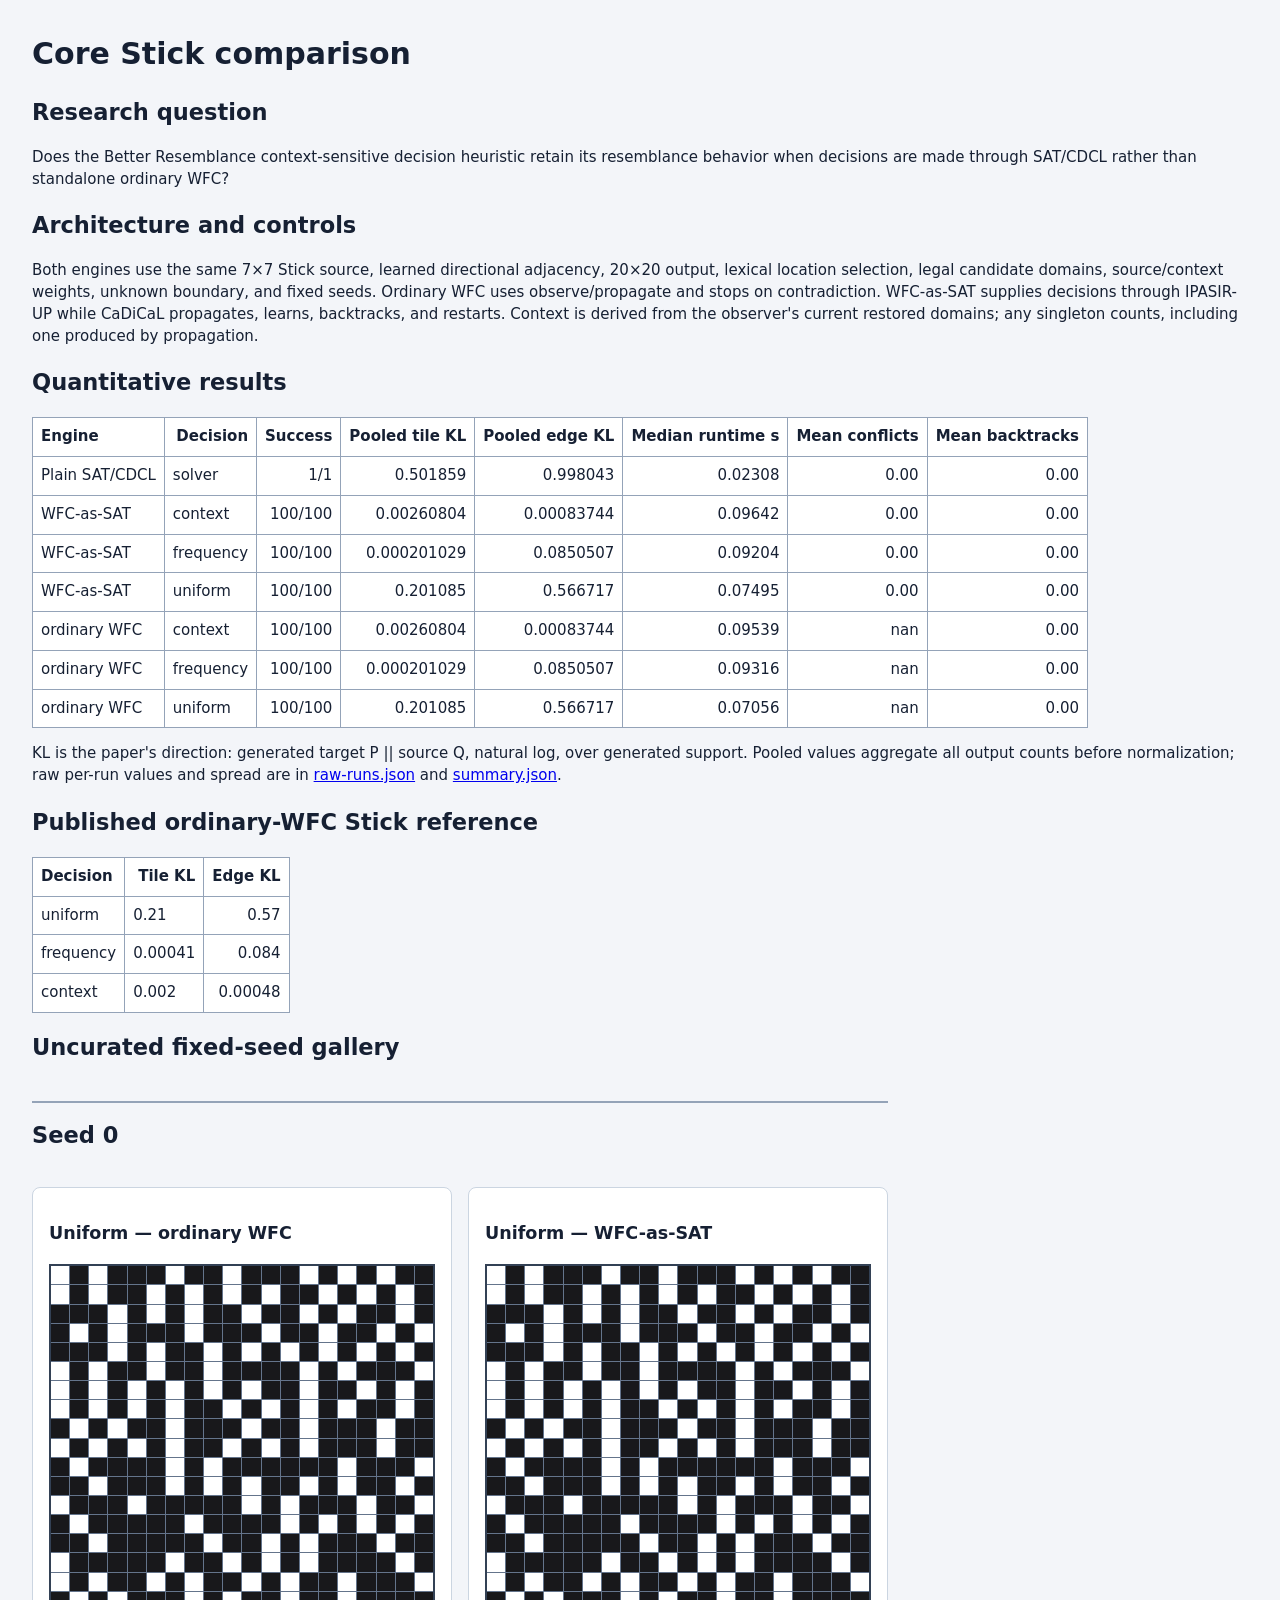
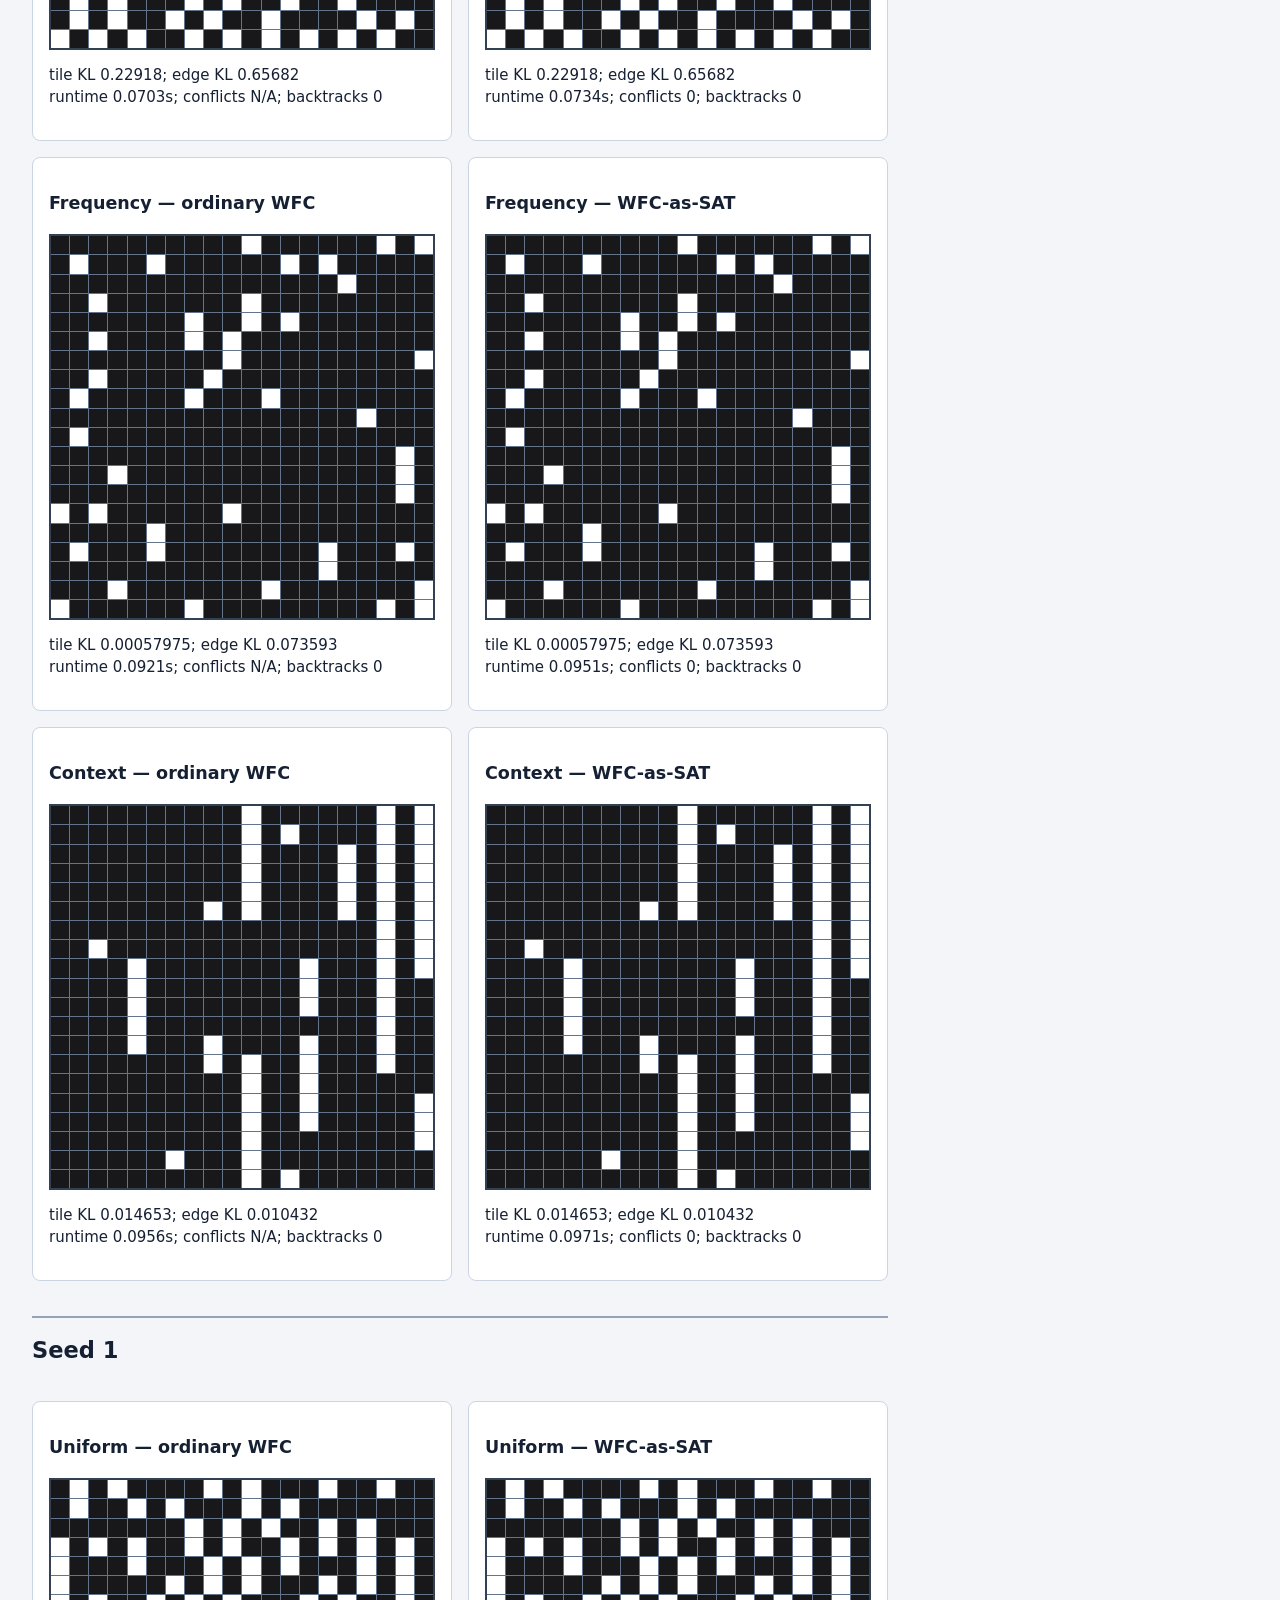
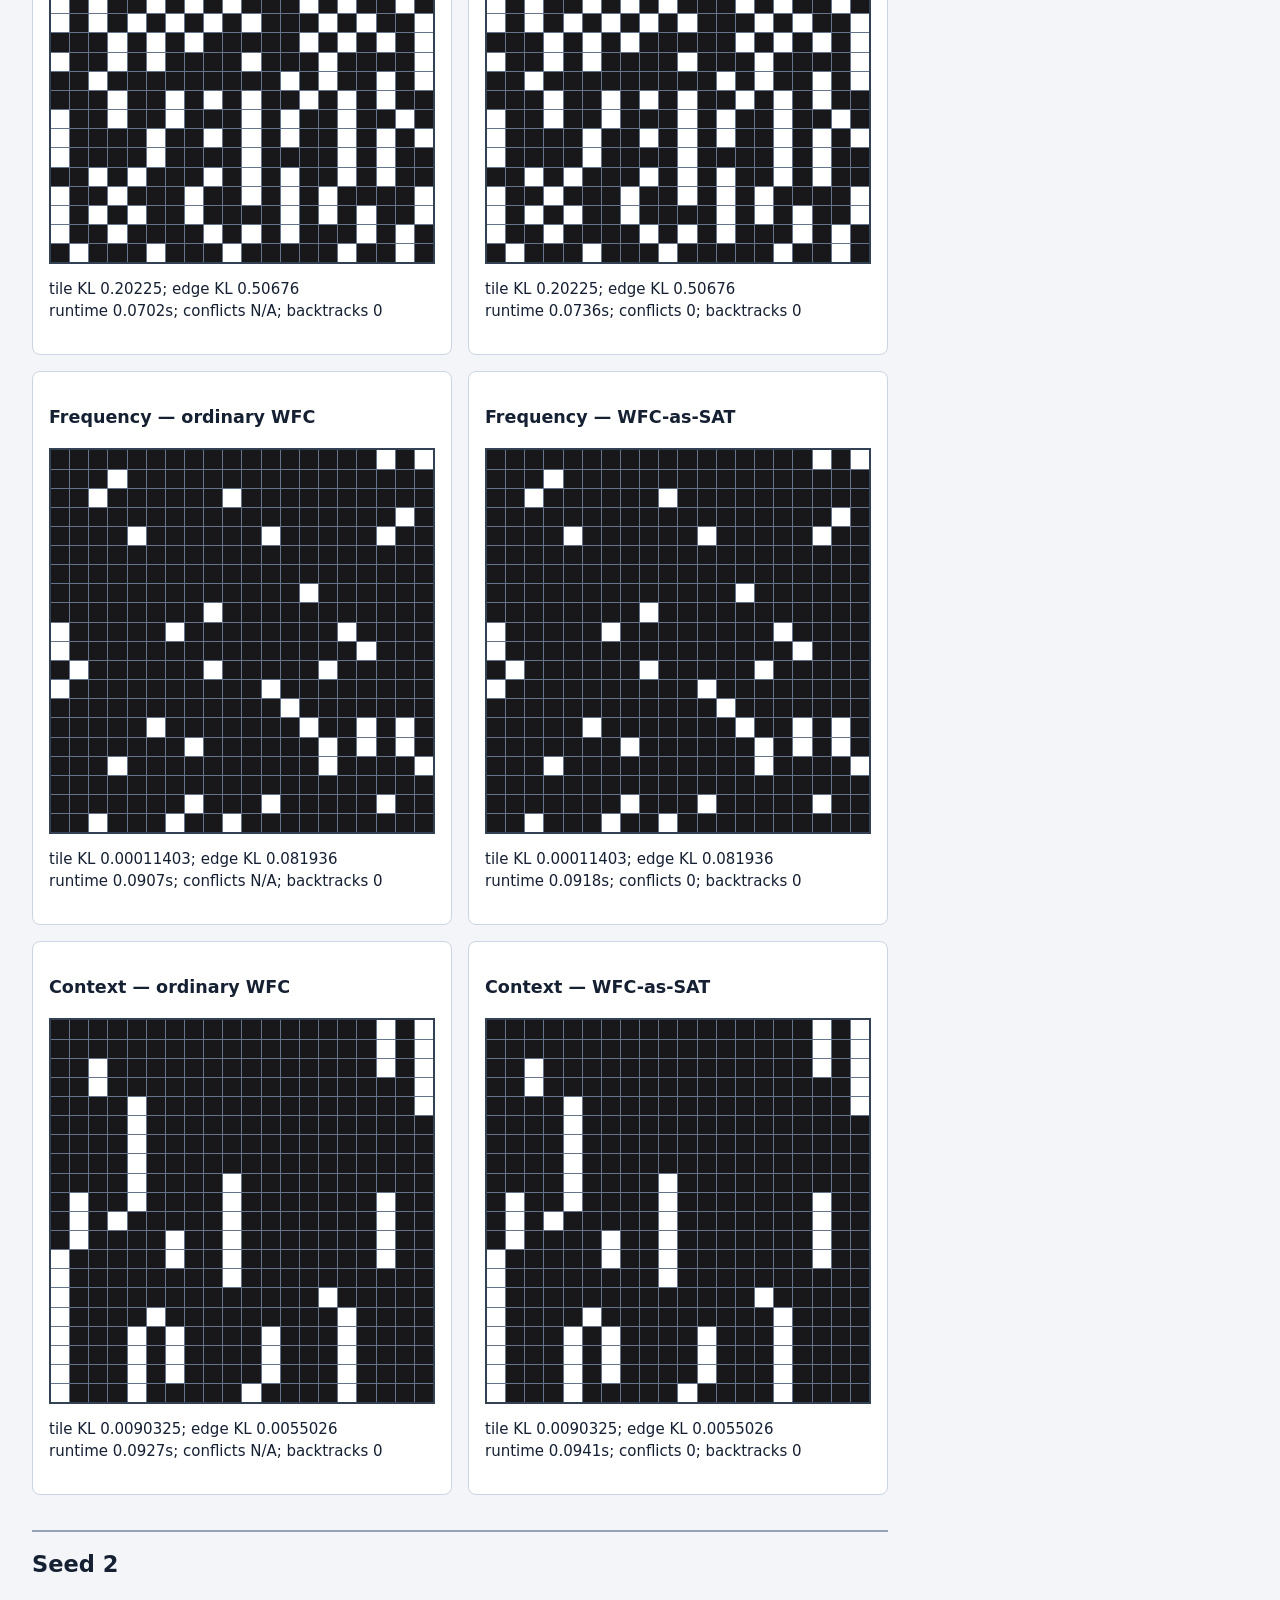
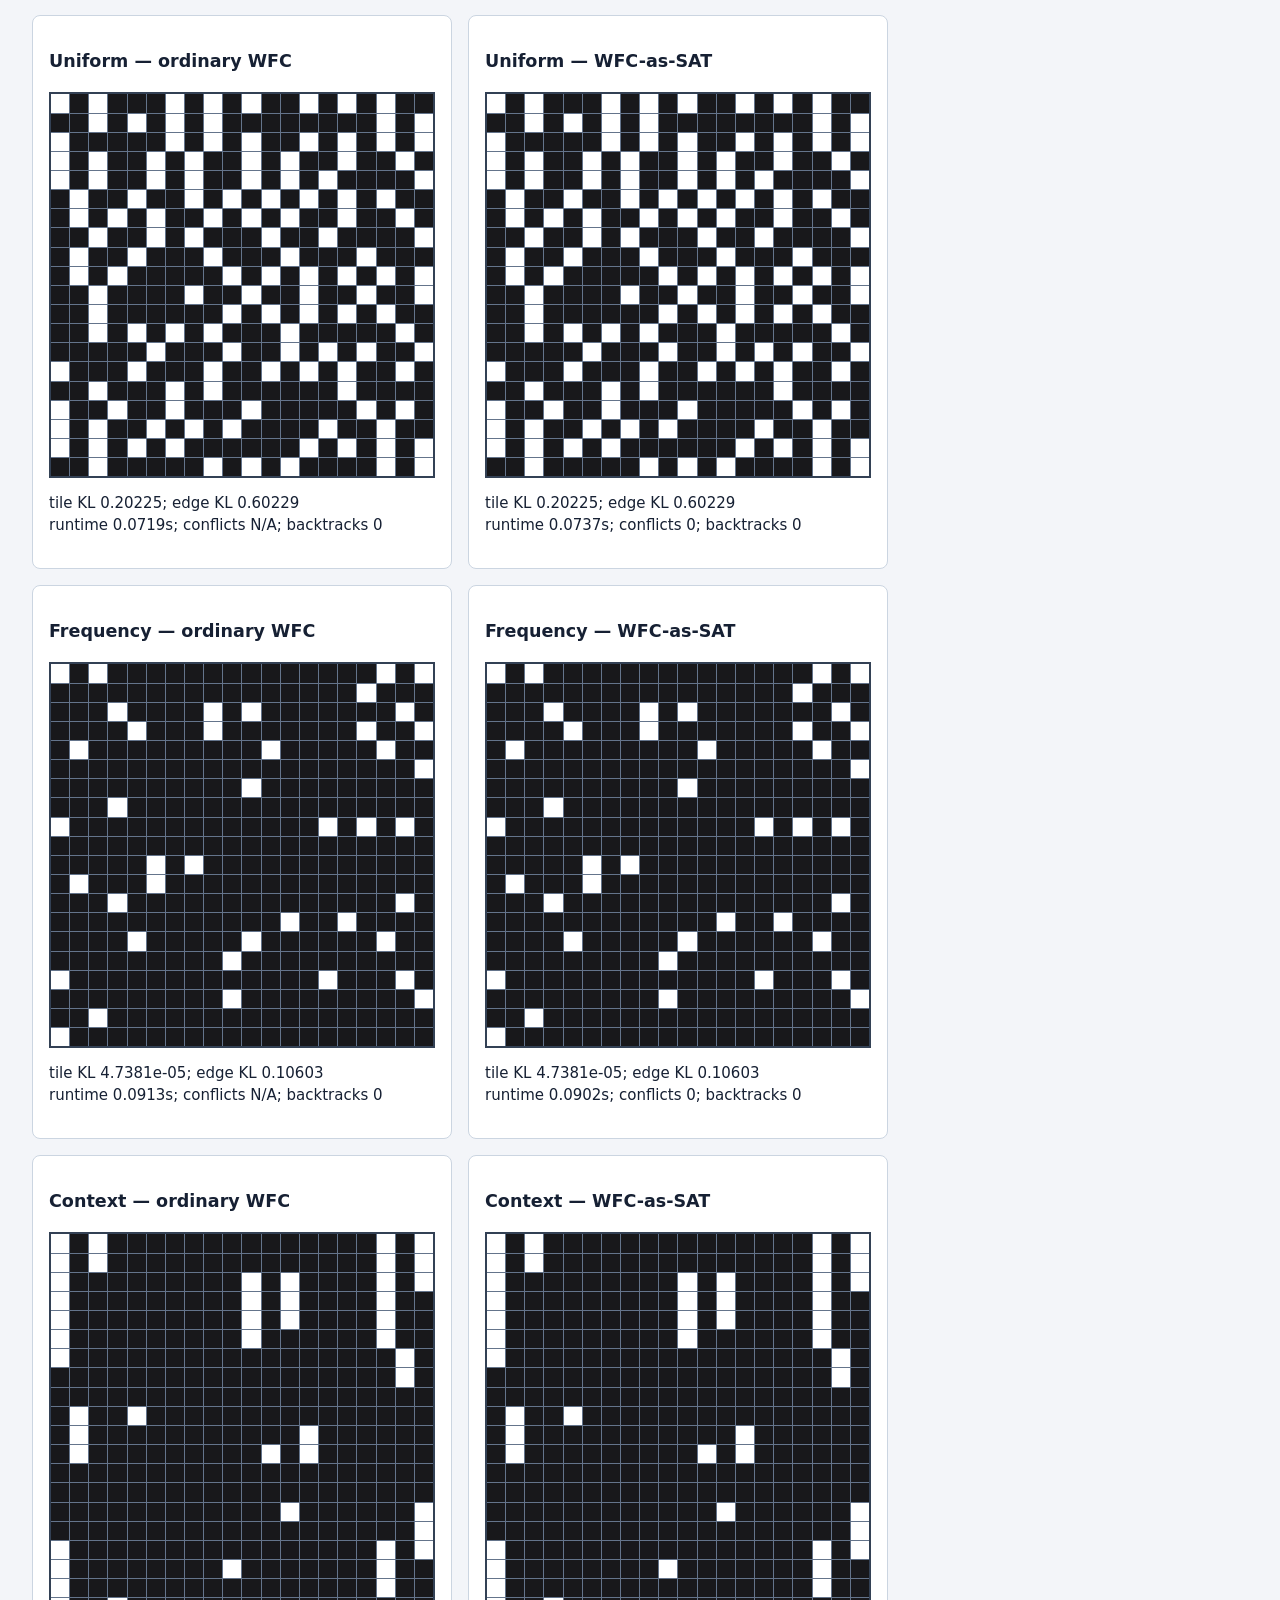
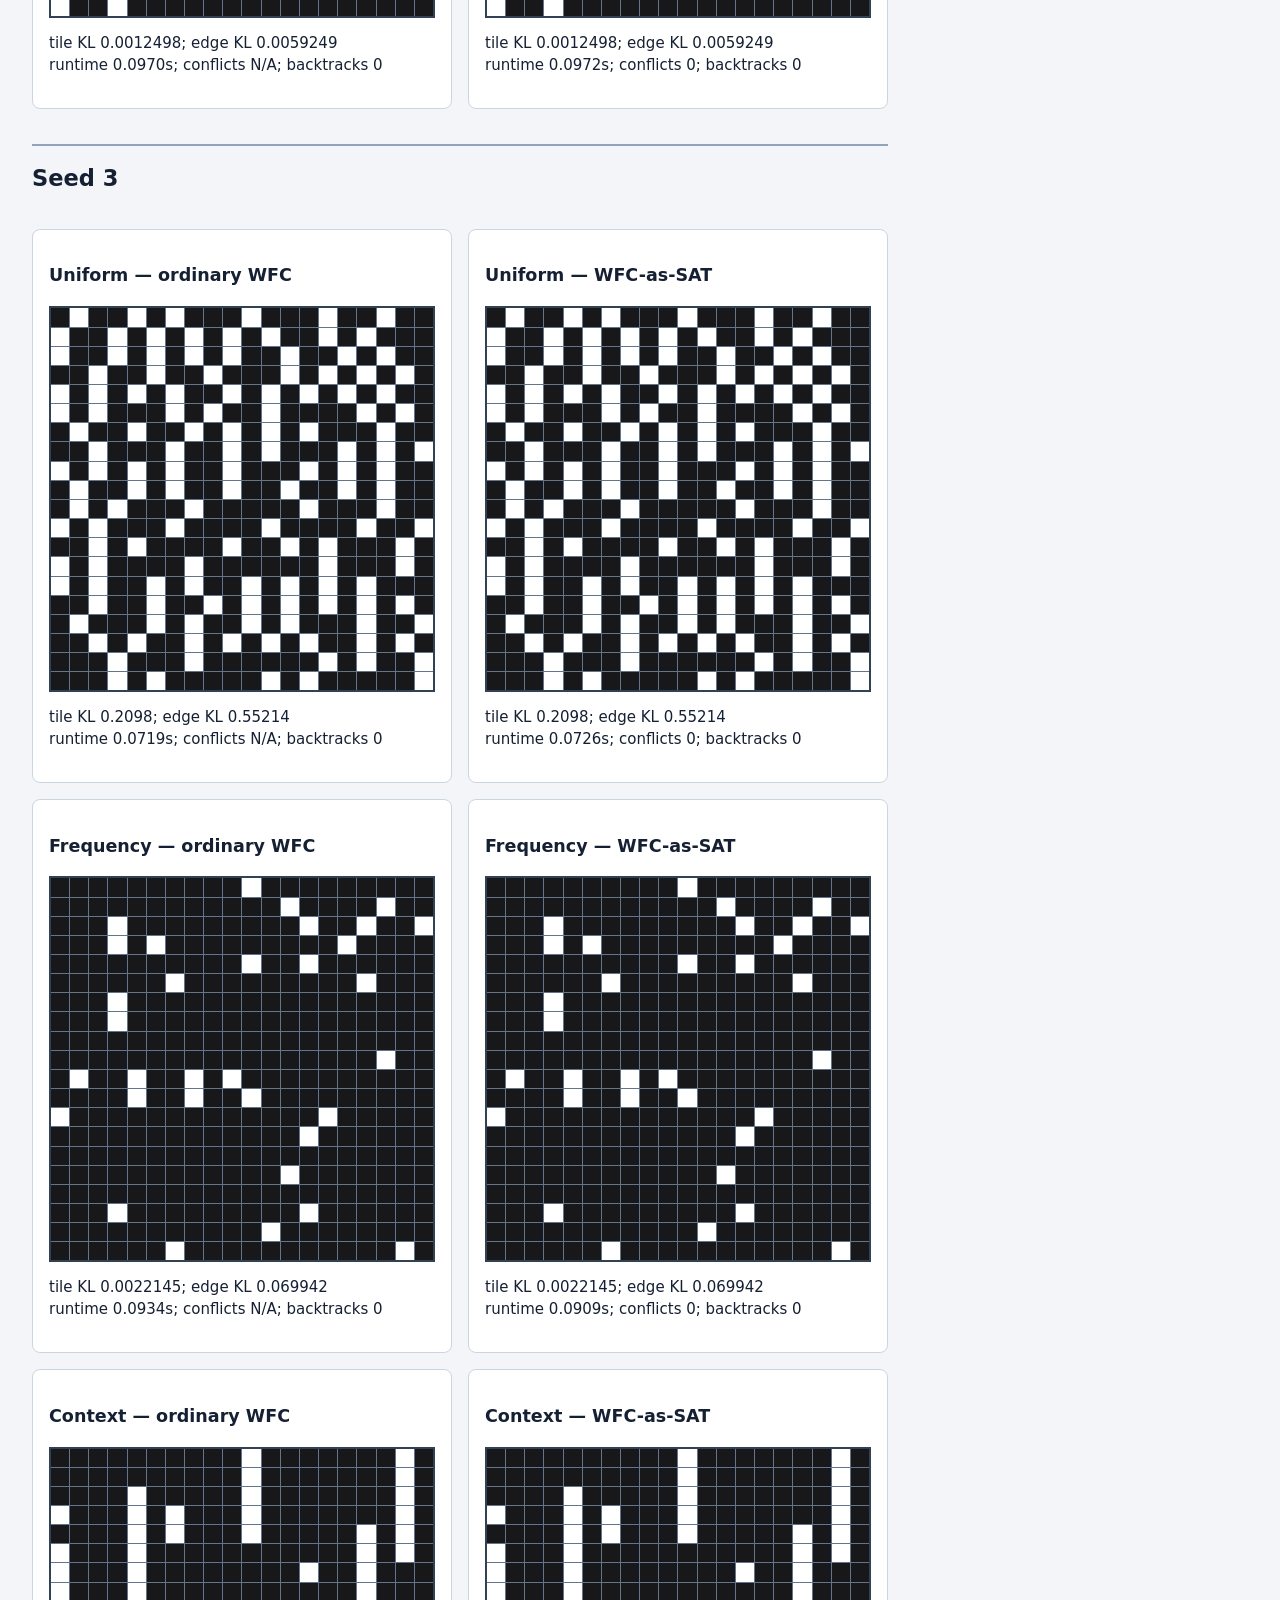
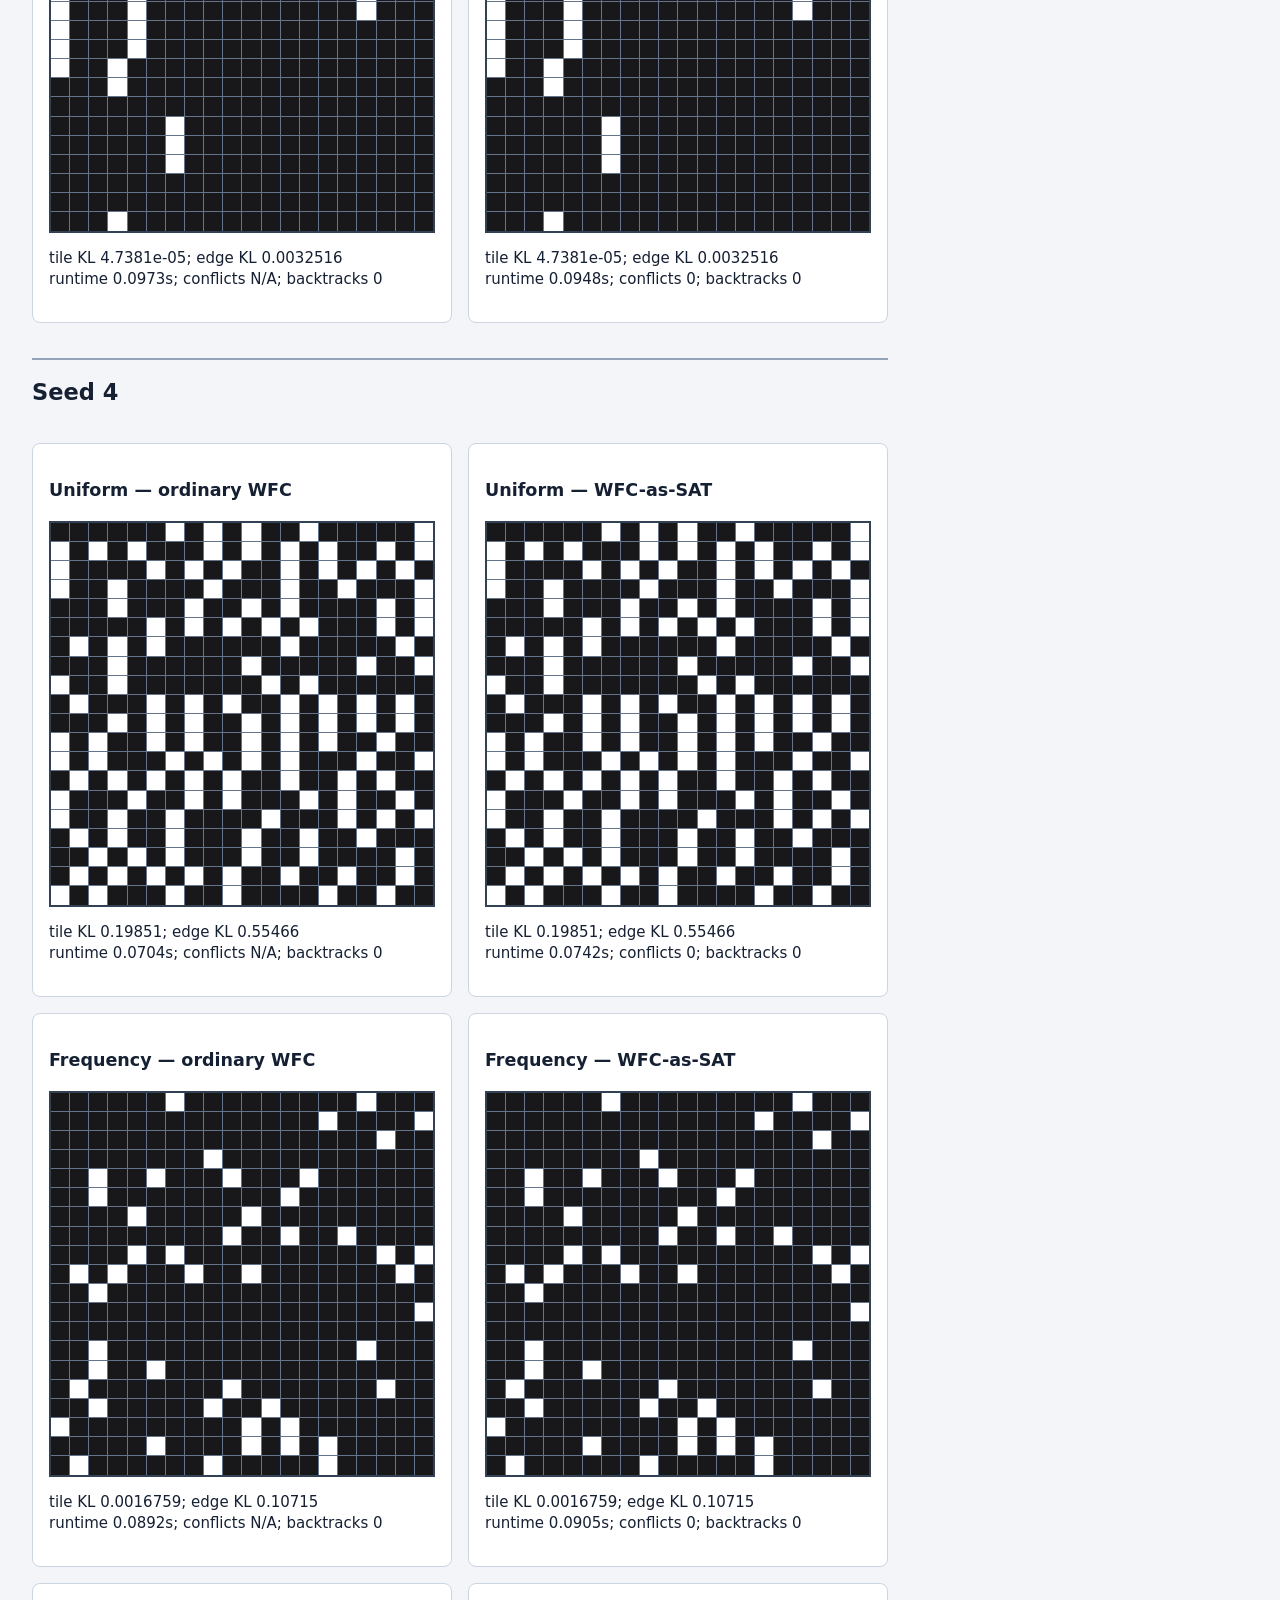
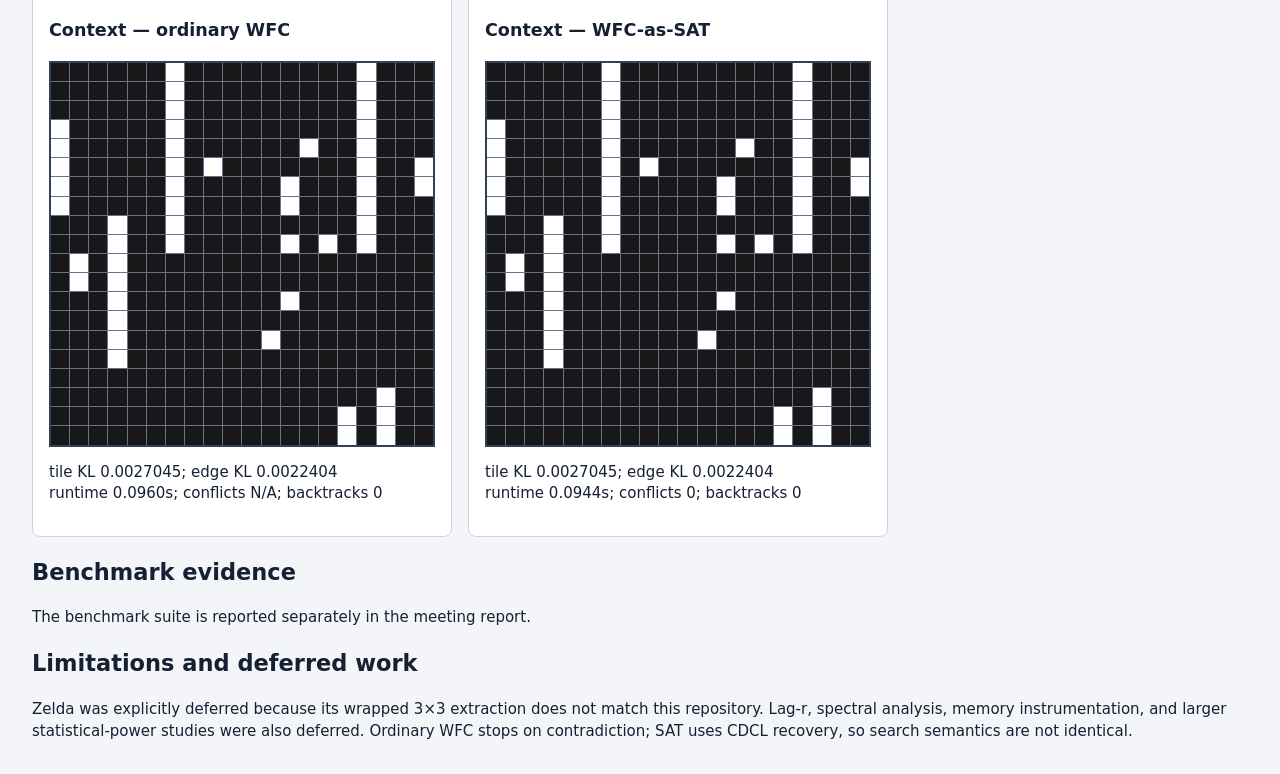
<file: context-sensitive-results/core-comparison/index.html>
<!doctype html><html><head><meta charset="utf-8"><title>Core Stick comparison</title><style>
body{font:15px/1.45 system-ui;margin:2rem;background:#f3f5f9;color:#162033} main{max-width:1500px} .gallery{display:grid;grid-template-columns:repeat(2,minmax(280px,420px));gap:1rem} .seed{grid-column:1/-1;border-top:2px solid #94a3b8;padding-top:1rem} article{background:white;padding:1rem;border:1px solid #cbd5e1;border-radius:8px} .grid{display:grid;grid-template-columns:repeat(var(--n),1fr);gap:1px;aspect-ratio:1;background:#64748b;border:2px solid #334155} .t{display:block} .b{background:#18181b} .w{background:white} table{border-collapse:collapse;background:white} th,td{padding:.5rem;border:1px solid #94a3b8;text-align:right} th:first-child,td:first-child,td:nth-child(2){text-align:left} code{background:#e2e8f0;padding:.1rem .25rem}
</style></head><body><main><h1>Core Stick comparison</h1>
<h2>Research question</h2><p>Does the Better Resemblance context-sensitive decision heuristic retain its resemblance behavior when decisions are made through SAT/CDCL rather than standalone ordinary WFC?</p>
<h2>Architecture and controls</h2><p>Both engines use the same 7×7 Stick source, learned directional adjacency, 20×20 output, lexical location selection, legal candidate domains, source/context weights, unknown boundary, and fixed seeds. Ordinary WFC uses observe/propagate and stops on contradiction. WFC-as-SAT supplies decisions through IPASIR-UP while CaDiCaL propagates, learns, backtracks, and restarts. Context is derived from the observer's current restored domains; any singleton counts, including one produced by propagation.</p>
<h2>Quantitative results</h2><table><thead><tr><th>Engine</th><th>Decision</th><th>Success</th><th>Pooled tile KL</th><th>Pooled edge KL</th><th>Median runtime s</th><th>Mean conflicts</th><th>Mean backtracks</th></tr></thead><tbody><tr><td>Plain SAT/CDCL</td><td>solver</td><td>1/1</td><td>0.501859</td><td>0.998043</td><td>0.02308</td><td>0.00</td><td>0.00</td></tr><tr><td>WFC-as-SAT</td><td>context</td><td>100/100</td><td>0.00260804</td><td>0.00083744</td><td>0.09642</td><td>0.00</td><td>0.00</td></tr><tr><td>WFC-as-SAT</td><td>frequency</td><td>100/100</td><td>0.000201029</td><td>0.0850507</td><td>0.09204</td><td>0.00</td><td>0.00</td></tr><tr><td>WFC-as-SAT</td><td>uniform</td><td>100/100</td><td>0.201085</td><td>0.566717</td><td>0.07495</td><td>0.00</td><td>0.00</td></tr><tr><td>ordinary WFC</td><td>context</td><td>100/100</td><td>0.00260804</td><td>0.00083744</td><td>0.09539</td><td>nan</td><td>0.00</td></tr><tr><td>ordinary WFC</td><td>frequency</td><td>100/100</td><td>0.000201029</td><td>0.0850507</td><td>0.09316</td><td>nan</td><td>0.00</td></tr><tr><td>ordinary WFC</td><td>uniform</td><td>100/100</td><td>0.201085</td><td>0.566717</td><td>0.07056</td><td>nan</td><td>0.00</td></tr></tbody></table>
<p>KL is the paper's direction: generated target P || source Q, natural log, over generated support. Pooled values aggregate all output counts before normalization; raw per-run values and spread are in <a href="raw-runs.json">raw-runs.json</a> and <a href="summary.json">summary.json</a>.</p>
<h2>Published ordinary-WFC Stick reference</h2><table><tr><th>Decision</th><th>Tile KL</th><th>Edge KL</th></tr><tr><td>uniform</td><td>0.21</td><td>0.57</td></tr><tr><td>frequency</td><td>0.00041</td><td>0.084</td></tr><tr><td>context</td><td>0.002</td><td>0.00048</td></tr></table>
<h2>Uncurated fixed-seed gallery</h2><div class="gallery"><h2 class="seed">Seed 0</h2><article><h3>Uniform — ordinary WFC</h3><div class="grid" style="--n:20"><i class="t w"></i><i class="t b"></i><i class="t w"></i><i class="t b"></i><i class="t b"></i><i class="t b"></i><i class="t w"></i><i class="t b"></i><i class="t b"></i><i class="t w"></i><i class="t b"></i><i class="t b"></i><i class="t b"></i><i class="t w"></i><i class="t b"></i><i class="t w"></i><i class="t b"></i><i class="t w"></i><i class="t b"></i><i class="t b"></i><i class="t w"></i><i class="t b"></i><i class="t w"></i><i class="t b"></i><i class="t b"></i><i class="t w"></i><i class="t b"></i><i class="t w"></i><i class="t b"></i><i class="t w"></i><i class="t b"></i><i class="t w"></i><i class="t b"></i><i class="t b"></i><i class="t w"></i><i class="t b"></i><i class="t w"></i><i class="t b"></i><i class="t w"></i><i class="t b"></i><i class="t b"></i><i class="t b"></i><i class="t b"></i><i class="t w"></i><i class="t b"></i><i class="t w"></i><i class="t b"></i><i class="t w"></i><i class="t b"></i><i class="t b"></i><i class="t w"></i><i class="t b"></i><i class="t b"></i><i class="t w"></i><i class="t b"></i><i class="t w"></i><i class="t b"></i><i class="t b"></i><i class="t w"></i><i class="t b"></i><i class="t b"></i><i class="t w"></i><i class="t b"></i><i class="t w"></i><i class="t b"></i><i class="t b"></i><i class="t b"></i><i class="t w"></i><i class="t b"></i><i class="t b"></i><i class="t b"></i><i class="t w"></i><i class="t b"></i><i class="t b"></i><i class="t w"></i><i class="t b"></i><i class="t b"></i><i class="t w"></i><i class="t b"></i><i class="t w"></i><i class="t b"></i><i class="t b"></i><i class="t b"></i><i class="t w"></i><i class="t b"></i><i class="t w"></i><i class="t b"></i><i class="t b"></i><i class="t w"></i><i class="t b"></i><i class="t w"></i><i class="t b"></i><i class="t w"></i><i class="t b"></i><i class="t w"></i><i class="t b"></i><i class="t w"></i><i class="t b"></i><i class="t w"></i><i class="t b"></i><i class="t w"></i><i class="t b"></i><i class="t w"></i><i class="t b"></i><i class="t b"></i><i class="t w"></i><i class="t b"></i><i class="t b"></i><i class="t w"></i><i class="t b"></i><i class="t b"></i><i class="t b"></i><i class="t b"></i><i class="t w"></i><i class="t b"></i><i class="t w"></i><i class="t b"></i><i class="t b"></i><i class="t b"></i><i class="t w"></i><i class="t w"></i><i class="t b"></i><i class="t w"></i><i class="t b"></i><i class="t w"></i><i class="t b"></i><i class="t w"></i><i class="t b"></i><i class="t w"></i><i class="t b"></i><i class="t w"></i><i class="t b"></i><i class="t b"></i><i class="t w"></i><i class="t b"></i><i class="t b"></i><i class="t w"></i><i class="t b"></i><i class="t w"></i><i class="t b"></i><i class="t w"></i><i class="t b"></i><i class="t w"></i><i class="t b"></i><i class="t w"></i><i class="t b"></i><i class="t w"></i><i class="t b"></i><i class="t b"></i><i class="t w"></i><i class="t b"></i><i class="t w"></i><i class="t b"></i><i class="t w"></i><i class="t b"></i><i class="t w"></i><i class="t b"></i><i class="t b"></i><i class="t w"></i><i class="t b"></i><i class="t b"></i><i class="t w"></i><i class="t b"></i><i class="t w"></i><i class="t b"></i><i class="t b"></i><i class="t w"></i><i class="t b"></i><i class="t b"></i><i class="t b"></i><i class="t w"></i><i class="t b"></i><i class="t b"></i><i class="t w"></i><i class="t b"></i><i class="t b"></i><i class="t b"></i><i class="t w"></i><i class="t b"></i><i class="t b"></i><i class="t w"></i><i class="t b"></i><i class="t w"></i><i class="t b"></i><i class="t w"></i><i class="t b"></i><i class="t w"></i><i class="t b"></i><i class="t b"></i><i class="t w"></i><i class="t b"></i><i class="t w"></i><i class="t b"></i><i class="t w"></i><i class="t b"></i><i class="t b"></i><i class="t b"></i><i class="t w"></i><i class="t b"></i><i class="t b"></i><i class="t b"></i><i class="t w"></i><i class="t b"></i><i class="t b"></i><i class="t b"></i><i class="t b"></i><i class="t w"></i><i class="t b"></i><i class="t w"></i><i class="t b"></i><i class="t b"></i><i class="t b"></i><i class="t b"></i><i class="t b"></i><i class="t b"></i><i class="t w"></i><i class="t b"></i><i class="t b"></i><i class="t b"></i><i class="t w"></i><i class="t b"></i><i class="t b"></i><i class="t w"></i><i class="t b"></i><i class="t b"></i><i class="t b"></i><i class="t w"></i><i class="t b"></i><i class="t w"></i><i class="t b"></i><i class="t w"></i><i class="t b"></i><i class="t b"></i><i class="t w"></i><i class="t b"></i><i class="t w"></i><i class="t b"></i><i class="t b"></i><i class="t w"></i><i class="t b"></i><i class="t w"></i><i class="t b"></i><i class="t b"></i><i class="t b"></i><i class="t w"></i><i class="t b"></i><i class="t b"></i><i class="t b"></i><i class="t b"></i><i class="t b"></i><i class="t w"></i><i class="t b"></i><i class="t w"></i><i class="t b"></i><i class="t b"></i><i class="t b"></i><i class="t w"></i><i class="t b"></i><i class="t b"></i><i class="t w"></i><i class="t b"></i><i class="t w"></i><i class="t b"></i><i class="t b"></i><i class="t b"></i><i class="t b"></i><i class="t b"></i><i class="t w"></i><i class="t b"></i><i class="t b"></i><i class="t b"></i><i class="t b"></i><i class="t w"></i><i class="t b"></i><i class="t w"></i><i class="t b"></i><i class="t w"></i><i class="t b"></i><i class="t w"></i><i class="t b"></i><i class="t b"></i><i class="t b"></i><i class="t w"></i><i class="t b"></i><i class="t b"></i><i class="t b"></i><i class="t b"></i><i class="t b"></i><i class="t w"></i><i class="t b"></i><i class="t b"></i><i class="t w"></i><i class="t b"></i><i class="t w"></i><i class="t b"></i><i class="t b"></i><i class="t b"></i><i class="t w"></i><i class="t b"></i><i class="t b"></i><i class="t w"></i><i class="t b"></i><i class="t b"></i><i class="t b"></i><i class="t b"></i><i class="t b"></i><i class="t w"></i><i class="t b"></i><i class="t b"></i><i class="t w"></i><i class="t b"></i><i class="t w"></i><i class="t b"></i><i class="t w"></i><i class="t b"></i><i class="t b"></i><i class="t b"></i><i class="t b"></i><i class="t w"></i><i class="t b"></i><i class="t w"></i><i class="t b"></i><i class="t w"></i><i class="t b"></i><i class="t b"></i><i class="t w"></i><i class="t b"></i><i class="t w"></i><i class="t b"></i><i class="t b"></i><i class="t w"></i><i class="t b"></i><i class="t w"></i><i class="t b"></i><i class="t b"></i><i class="t w"></i><i class="t b"></i><i class="t b"></i><i class="t b"></i><i class="t w"></i><i class="t b"></i><i class="t w"></i><i class="t b"></i><i class="t w"></i><i class="t b"></i><i class="t b"></i><i class="t b"></i><i class="t w"></i><i class="t b"></i><i class="t w"></i><i class="t b"></i><i class="t b"></i><i class="t w"></i><i class="t b"></i><i class="t b"></i><i class="t w"></i><i class="t b"></i><i class="t b"></i><i class="t b"></i><i class="t b"></i><i class="t b"></i><i class="t w"></i><i class="t b"></i><i class="t w"></i><i class="t b"></i><i class="t b"></i><i class="t w"></i><i class="t b"></i><i class="t w"></i><i class="t b"></i><i class="t b"></i><i class="t w"></i><i class="t b"></i><i class="t b"></i><i class="t b"></i><i class="t b"></i><i class="t w"></i><i class="t b"></i><i class="t w"></i><i class="t b"></i><i class="t w"></i><i class="t b"></i><i class="t w"></i><i class="t b"></i><i class="t w"></i><i class="t b"></i><i class="t b"></i><i class="t w"></i><i class="t b"></i><i class="t w"></i><i class="t b"></i><i class="t w"></i><i class="t b"></i><i class="t w"></i><i class="t b"></i><i class="t w"></i><i class="t b"></i><i class="t w"></i><i class="t b"></i><i class="t b"></i></div><p>tile KL 0.22918; edge KL 0.65682<br>runtime 0.0703s; conflicts N/A; backtracks 0</p></article><article><h3>Uniform — WFC-as-SAT</h3><div class="grid" style="--n:20"><i class="t w"></i><i class="t b"></i><i class="t w"></i><i class="t b"></i><i class="t b"></i><i class="t b"></i><i class="t w"></i><i class="t b"></i><i class="t b"></i><i class="t w"></i><i class="t b"></i><i class="t b"></i><i class="t b"></i><i class="t w"></i><i class="t b"></i><i class="t w"></i><i class="t b"></i><i class="t w"></i><i class="t b"></i><i class="t b"></i><i class="t w"></i><i class="t b"></i><i class="t w"></i><i class="t b"></i><i class="t b"></i><i class="t w"></i><i class="t b"></i><i class="t w"></i><i class="t b"></i><i class="t w"></i><i class="t b"></i><i class="t w"></i><i class="t b"></i><i class="t b"></i><i class="t w"></i><i class="t b"></i><i class="t w"></i><i class="t b"></i><i class="t w"></i><i class="t b"></i><i class="t b"></i><i class="t b"></i><i class="t b"></i><i class="t w"></i><i class="t b"></i><i class="t w"></i><i class="t b"></i><i class="t w"></i><i class="t b"></i><i class="t b"></i><i class="t w"></i><i class="t b"></i><i class="t b"></i><i class="t w"></i><i class="t b"></i><i class="t w"></i><i class="t b"></i><i class="t b"></i><i class="t w"></i><i class="t b"></i><i class="t b"></i><i class="t w"></i><i class="t b"></i><i class="t w"></i><i class="t b"></i><i class="t b"></i><i class="t b"></i><i class="t w"></i><i class="t b"></i><i class="t b"></i><i class="t b"></i><i class="t w"></i><i class="t b"></i><i class="t b"></i><i class="t w"></i><i class="t b"></i><i class="t b"></i><i class="t w"></i><i class="t b"></i><i class="t w"></i><i class="t b"></i><i class="t b"></i><i class="t b"></i><i class="t w"></i><i class="t b"></i><i class="t w"></i><i class="t b"></i><i class="t b"></i><i class="t w"></i><i class="t b"></i><i class="t w"></i><i class="t b"></i><i class="t w"></i><i class="t b"></i><i class="t w"></i><i class="t b"></i><i class="t w"></i><i class="t b"></i><i class="t w"></i><i class="t b"></i><i class="t w"></i><i class="t b"></i><i class="t w"></i><i class="t b"></i><i class="t b"></i><i class="t w"></i><i class="t b"></i><i class="t b"></i><i class="t w"></i><i class="t b"></i><i class="t b"></i><i class="t b"></i><i class="t b"></i><i class="t w"></i><i class="t b"></i><i class="t w"></i><i class="t b"></i><i class="t b"></i><i class="t b"></i><i class="t w"></i><i class="t w"></i><i class="t b"></i><i class="t w"></i><i class="t b"></i><i class="t w"></i><i class="t b"></i><i class="t w"></i><i class="t b"></i><i class="t w"></i><i class="t b"></i><i class="t w"></i><i class="t b"></i><i class="t b"></i><i class="t w"></i><i class="t b"></i><i class="t b"></i><i class="t w"></i><i class="t b"></i><i class="t w"></i><i class="t b"></i><i class="t w"></i><i class="t b"></i><i class="t w"></i><i class="t b"></i><i class="t w"></i><i class="t b"></i><i class="t w"></i><i class="t b"></i><i class="t b"></i><i class="t w"></i><i class="t b"></i><i class="t w"></i><i class="t b"></i><i class="t w"></i><i class="t b"></i><i class="t w"></i><i class="t b"></i><i class="t b"></i><i class="t w"></i><i class="t b"></i><i class="t b"></i><i class="t w"></i><i class="t b"></i><i class="t w"></i><i class="t b"></i><i class="t b"></i><i class="t w"></i><i class="t b"></i><i class="t b"></i><i class="t b"></i><i class="t w"></i><i class="t b"></i><i class="t b"></i><i class="t w"></i><i class="t b"></i><i class="t b"></i><i class="t b"></i><i class="t w"></i><i class="t b"></i><i class="t b"></i><i class="t w"></i><i class="t b"></i><i class="t w"></i><i class="t b"></i><i class="t w"></i><i class="t b"></i><i class="t w"></i><i class="t b"></i><i class="t b"></i><i class="t w"></i><i class="t b"></i><i class="t w"></i><i class="t b"></i><i class="t w"></i><i class="t b"></i><i class="t b"></i><i class="t b"></i><i class="t w"></i><i class="t b"></i><i class="t b"></i><i class="t b"></i><i class="t w"></i><i class="t b"></i><i class="t b"></i><i class="t b"></i><i class="t b"></i><i class="t w"></i><i class="t b"></i><i class="t w"></i><i class="t b"></i><i class="t b"></i><i class="t b"></i><i class="t b"></i><i class="t b"></i><i class="t b"></i><i class="t w"></i><i class="t b"></i><i class="t b"></i><i class="t b"></i><i class="t w"></i><i class="t b"></i><i class="t b"></i><i class="t w"></i><i class="t b"></i><i class="t b"></i><i class="t b"></i><i class="t w"></i><i class="t b"></i><i class="t w"></i><i class="t b"></i><i class="t w"></i><i class="t b"></i><i class="t b"></i><i class="t w"></i><i class="t b"></i><i class="t w"></i><i class="t b"></i><i class="t b"></i><i class="t w"></i><i class="t b"></i><i class="t w"></i><i class="t b"></i><i class="t b"></i><i class="t b"></i><i class="t w"></i><i class="t b"></i><i class="t b"></i><i class="t b"></i><i class="t b"></i><i class="t b"></i><i class="t w"></i><i class="t b"></i><i class="t w"></i><i class="t b"></i><i class="t b"></i><i class="t b"></i><i class="t w"></i><i class="t b"></i><i class="t b"></i><i class="t w"></i><i class="t b"></i><i class="t w"></i><i class="t b"></i><i class="t b"></i><i class="t b"></i><i class="t b"></i><i class="t b"></i><i class="t w"></i><i class="t b"></i><i class="t b"></i><i class="t b"></i><i class="t b"></i><i class="t w"></i><i class="t b"></i><i class="t w"></i><i class="t b"></i><i class="t w"></i><i class="t b"></i><i class="t w"></i><i class="t b"></i><i class="t b"></i><i class="t b"></i><i class="t w"></i><i class="t b"></i><i class="t b"></i><i class="t b"></i><i class="t b"></i><i class="t b"></i><i class="t w"></i><i class="t b"></i><i class="t b"></i><i class="t w"></i><i class="t b"></i><i class="t w"></i><i class="t b"></i><i class="t b"></i><i class="t b"></i><i class="t w"></i><i class="t b"></i><i class="t b"></i><i class="t w"></i><i class="t b"></i><i class="t b"></i><i class="t b"></i><i class="t b"></i><i class="t b"></i><i class="t w"></i><i class="t b"></i><i class="t b"></i><i class="t w"></i><i class="t b"></i><i class="t w"></i><i class="t b"></i><i class="t w"></i><i class="t b"></i><i class="t b"></i><i class="t b"></i><i class="t b"></i><i class="t w"></i><i class="t b"></i><i class="t w"></i><i class="t b"></i><i class="t w"></i><i class="t b"></i><i class="t b"></i><i class="t w"></i><i class="t b"></i><i class="t w"></i><i class="t b"></i><i class="t b"></i><i class="t w"></i><i class="t b"></i><i class="t w"></i><i class="t b"></i><i class="t b"></i><i class="t w"></i><i class="t b"></i><i class="t b"></i><i class="t b"></i><i class="t w"></i><i class="t b"></i><i class="t w"></i><i class="t b"></i><i class="t w"></i><i class="t b"></i><i class="t b"></i><i class="t b"></i><i class="t w"></i><i class="t b"></i><i class="t w"></i><i class="t b"></i><i class="t b"></i><i class="t w"></i><i class="t b"></i><i class="t b"></i><i class="t w"></i><i class="t b"></i><i class="t b"></i><i class="t b"></i><i class="t b"></i><i class="t b"></i><i class="t w"></i><i class="t b"></i><i class="t w"></i><i class="t b"></i><i class="t b"></i><i class="t w"></i><i class="t b"></i><i class="t w"></i><i class="t b"></i><i class="t b"></i><i class="t w"></i><i class="t b"></i><i class="t b"></i><i class="t b"></i><i class="t b"></i><i class="t w"></i><i class="t b"></i><i class="t w"></i><i class="t b"></i><i class="t w"></i><i class="t b"></i><i class="t w"></i><i class="t b"></i><i class="t w"></i><i class="t b"></i><i class="t b"></i><i class="t w"></i><i class="t b"></i><i class="t w"></i><i class="t b"></i><i class="t w"></i><i class="t b"></i><i class="t w"></i><i class="t b"></i><i class="t w"></i><i class="t b"></i><i class="t w"></i><i class="t b"></i><i class="t b"></i></div><p>tile KL 0.22918; edge KL 0.65682<br>runtime 0.0734s; conflicts 0; backtracks 0</p></article><article><h3>Frequency — ordinary WFC</h3><div class="grid" style="--n:20"><i class="t b"></i><i class="t b"></i><i class="t b"></i><i class="t b"></i><i class="t b"></i><i class="t b"></i><i class="t b"></i><i class="t b"></i><i class="t b"></i><i class="t b"></i><i class="t w"></i><i class="t b"></i><i class="t b"></i><i class="t b"></i><i class="t b"></i><i class="t b"></i><i class="t b"></i><i class="t w"></i><i class="t b"></i><i class="t w"></i><i class="t b"></i><i class="t w"></i><i class="t b"></i><i class="t b"></i><i class="t b"></i><i class="t w"></i><i class="t b"></i><i class="t b"></i><i class="t b"></i><i class="t b"></i><i class="t b"></i><i class="t b"></i><i class="t w"></i><i class="t b"></i><i class="t w"></i><i class="t b"></i><i class="t b"></i><i class="t b"></i><i class="t b"></i><i class="t b"></i><i class="t b"></i><i class="t b"></i><i class="t b"></i><i class="t b"></i><i class="t b"></i><i class="t b"></i><i class="t b"></i><i class="t b"></i><i class="t b"></i><i class="t b"></i><i class="t b"></i><i class="t b"></i><i class="t b"></i><i class="t b"></i><i class="t b"></i><i class="t w"></i><i class="t b"></i><i class="t b"></i><i class="t b"></i><i class="t b"></i><i class="t b"></i><i class="t b"></i><i class="t w"></i><i class="t b"></i><i class="t b"></i><i class="t b"></i><i class="t b"></i><i class="t b"></i><i class="t b"></i><i class="t b"></i><i class="t w"></i><i class="t b"></i><i class="t b"></i><i class="t b"></i><i class="t b"></i><i class="t b"></i><i class="t b"></i><i class="t b"></i><i class="t b"></i><i class="t b"></i><i class="t b"></i><i class="t b"></i><i class="t b"></i><i class="t b"></i><i class="t b"></i><i class="t b"></i><i class="t b"></i><i class="t w"></i><i class="t b"></i><i class="t b"></i><i class="t w"></i><i class="t b"></i><i class="t w"></i><i class="t b"></i><i class="t b"></i><i class="t b"></i><i class="t b"></i><i class="t b"></i><i class="t b"></i><i class="t b"></i><i class="t b"></i><i class="t b"></i><i class="t w"></i><i class="t b"></i><i class="t b"></i><i class="t b"></i><i class="t b"></i><i class="t w"></i><i class="t b"></i><i class="t w"></i><i class="t b"></i><i class="t b"></i><i class="t b"></i><i class="t b"></i><i class="t b"></i><i class="t b"></i><i class="t b"></i><i class="t b"></i><i class="t b"></i><i class="t b"></i><i class="t b"></i><i class="t b"></i><i class="t b"></i><i class="t b"></i><i class="t b"></i><i class="t b"></i><i class="t b"></i><i class="t b"></i><i class="t b"></i><i class="t w"></i><i class="t b"></i><i class="t b"></i><i class="t b"></i><i class="t b"></i><i class="t b"></i><i class="t b"></i><i class="t b"></i><i class="t b"></i><i class="t b"></i><i class="t w"></i><i class="t b"></i><i class="t b"></i><i class="t w"></i><i class="t b"></i><i class="t b"></i><i class="t b"></i><i class="t b"></i><i class="t b"></i><i class="t w"></i><i class="t b"></i><i class="t b"></i><i class="t b"></i><i class="t b"></i><i class="t b"></i><i class="t b"></i><i class="t b"></i><i class="t b"></i><i class="t b"></i><i class="t b"></i><i class="t b"></i><i class="t b"></i><i class="t w"></i><i class="t b"></i><i class="t b"></i><i class="t b"></i><i class="t b"></i><i class="t b"></i><i class="t w"></i><i class="t b"></i><i class="t b"></i><i class="t b"></i><i class="t w"></i><i class="t b"></i><i class="t b"></i><i class="t b"></i><i class="t b"></i><i class="t b"></i><i class="t b"></i><i class="t b"></i><i class="t b"></i><i class="t b"></i><i class="t b"></i><i class="t b"></i><i class="t b"></i><i class="t b"></i><i class="t b"></i><i class="t b"></i><i class="t b"></i><i class="t b"></i><i class="t b"></i><i class="t b"></i><i class="t b"></i><i class="t b"></i><i class="t b"></i><i class="t b"></i><i class="t b"></i><i class="t w"></i><i class="t b"></i><i class="t b"></i><i class="t b"></i><i class="t b"></i><i class="t w"></i><i class="t b"></i><i class="t b"></i><i class="t b"></i><i class="t b"></i><i class="t b"></i><i class="t b"></i><i class="t b"></i><i class="t b"></i><i class="t b"></i><i class="t b"></i><i class="t b"></i><i class="t b"></i><i class="t b"></i><i class="t b"></i><i class="t b"></i><i class="t b"></i><i class="t b"></i><i class="t b"></i><i class="t b"></i><i class="t b"></i><i class="t b"></i><i class="t b"></i><i class="t b"></i><i class="t b"></i><i class="t b"></i><i class="t b"></i><i class="t b"></i><i class="t b"></i><i class="t b"></i><i class="t b"></i><i class="t b"></i><i class="t b"></i><i class="t b"></i><i class="t b"></i><i class="t b"></i><i class="t b"></i><i class="t w"></i><i class="t b"></i><i class="t b"></i><i class="t b"></i><i class="t b"></i><i class="t w"></i><i class="t b"></i><i class="t b"></i><i class="t b"></i><i class="t b"></i><i class="t b"></i><i class="t b"></i><i class="t b"></i><i class="t b"></i><i class="t b"></i><i class="t b"></i><i class="t b"></i><i class="t b"></i><i class="t b"></i><i class="t b"></i><i class="t w"></i><i class="t b"></i><i class="t b"></i><i class="t b"></i><i class="t b"></i><i class="t b"></i><i class="t b"></i><i class="t b"></i><i class="t b"></i><i class="t b"></i><i class="t b"></i><i class="t b"></i><i class="t b"></i><i class="t b"></i><i class="t b"></i><i class="t b"></i><i class="t b"></i><i class="t b"></i><i class="t b"></i><i class="t b"></i><i class="t w"></i><i class="t b"></i><i class="t w"></i><i class="t b"></i><i class="t w"></i><i class="t b"></i><i class="t b"></i><i class="t b"></i><i class="t b"></i><i class="t b"></i><i class="t b"></i><i class="t w"></i><i class="t b"></i><i class="t b"></i><i class="t b"></i><i class="t b"></i><i class="t b"></i><i class="t b"></i><i class="t b"></i><i class="t b"></i><i class="t b"></i><i class="t b"></i><i class="t b"></i><i class="t b"></i><i class="t b"></i><i class="t b"></i><i class="t b"></i><i class="t w"></i><i class="t b"></i><i class="t b"></i><i class="t b"></i><i class="t b"></i><i class="t b"></i><i class="t b"></i><i class="t b"></i><i class="t b"></i><i class="t b"></i><i class="t b"></i><i class="t b"></i><i class="t b"></i><i class="t b"></i><i class="t b"></i><i class="t b"></i><i class="t w"></i><i class="t b"></i><i class="t b"></i><i class="t b"></i><i class="t w"></i><i class="t b"></i><i class="t b"></i><i class="t b"></i><i class="t b"></i><i class="t b"></i><i class="t b"></i><i class="t b"></i><i class="t b"></i><i class="t w"></i><i class="t b"></i><i class="t b"></i><i class="t b"></i><i class="t w"></i><i class="t b"></i><i class="t b"></i><i class="t b"></i><i class="t b"></i><i class="t b"></i><i class="t b"></i><i class="t b"></i><i class="t b"></i><i class="t b"></i><i class="t b"></i><i class="t b"></i><i class="t b"></i><i class="t b"></i><i class="t b"></i><i class="t b"></i><i class="t w"></i><i class="t b"></i><i class="t b"></i><i class="t b"></i><i class="t b"></i><i class="t b"></i><i class="t b"></i><i class="t b"></i><i class="t b"></i><i class="t w"></i><i class="t b"></i><i class="t b"></i><i class="t b"></i><i class="t b"></i><i class="t b"></i><i class="t b"></i><i class="t b"></i><i class="t w"></i><i class="t b"></i><i class="t b"></i><i class="t b"></i><i class="t b"></i><i class="t b"></i><i class="t b"></i><i class="t b"></i><i class="t w"></i><i class="t w"></i><i class="t b"></i><i class="t b"></i><i class="t b"></i><i class="t b"></i><i class="t b"></i><i class="t b"></i><i class="t w"></i><i class="t b"></i><i class="t b"></i><i class="t b"></i><i class="t b"></i><i class="t b"></i><i class="t b"></i><i class="t b"></i><i class="t b"></i><i class="t b"></i><i class="t w"></i><i class="t b"></i><i class="t w"></i></div><p>tile KL 0.00057975; edge KL 0.073593<br>runtime 0.0921s; conflicts N/A; backtracks 0</p></article><article><h3>Frequency — WFC-as-SAT</h3><div class="grid" style="--n:20"><i class="t b"></i><i class="t b"></i><i class="t b"></i><i class="t b"></i><i class="t b"></i><i class="t b"></i><i class="t b"></i><i class="t b"></i><i class="t b"></i><i class="t b"></i><i class="t w"></i><i class="t b"></i><i class="t b"></i><i class="t b"></i><i class="t b"></i><i class="t b"></i><i class="t b"></i><i class="t w"></i><i class="t b"></i><i class="t w"></i><i class="t b"></i><i class="t w"></i><i class="t b"></i><i class="t b"></i><i class="t b"></i><i class="t w"></i><i class="t b"></i><i class="t b"></i><i class="t b"></i><i class="t b"></i><i class="t b"></i><i class="t b"></i><i class="t w"></i><i class="t b"></i><i class="t w"></i><i class="t b"></i><i class="t b"></i><i class="t b"></i><i class="t b"></i><i class="t b"></i><i class="t b"></i><i class="t b"></i><i class="t b"></i><i class="t b"></i><i class="t b"></i><i class="t b"></i><i class="t b"></i><i class="t b"></i><i class="t b"></i><i class="t b"></i><i class="t b"></i><i class="t b"></i><i class="t b"></i><i class="t b"></i><i class="t b"></i><i class="t w"></i><i class="t b"></i><i class="t b"></i><i class="t b"></i><i class="t b"></i><i class="t b"></i><i class="t b"></i><i class="t w"></i><i class="t b"></i><i class="t b"></i><i class="t b"></i><i class="t b"></i><i class="t b"></i><i class="t b"></i><i class="t b"></i><i class="t w"></i><i class="t b"></i><i class="t b"></i><i class="t b"></i><i class="t b"></i><i class="t b"></i><i class="t b"></i><i class="t b"></i><i class="t b"></i><i class="t b"></i><i class="t b"></i><i class="t b"></i><i class="t b"></i><i class="t b"></i><i class="t b"></i><i class="t b"></i><i class="t b"></i><i class="t w"></i><i class="t b"></i><i class="t b"></i><i class="t w"></i><i class="t b"></i><i class="t w"></i><i class="t b"></i><i class="t b"></i><i class="t b"></i><i class="t b"></i><i class="t b"></i><i class="t b"></i><i class="t b"></i><i class="t b"></i><i class="t b"></i><i class="t w"></i><i class="t b"></i><i class="t b"></i><i class="t b"></i><i class="t b"></i><i class="t w"></i><i class="t b"></i><i class="t w"></i><i class="t b"></i><i class="t b"></i><i class="t b"></i><i class="t b"></i><i class="t b"></i><i class="t b"></i><i class="t b"></i><i class="t b"></i><i class="t b"></i><i class="t b"></i><i class="t b"></i><i class="t b"></i><i class="t b"></i><i class="t b"></i><i class="t b"></i><i class="t b"></i><i class="t b"></i><i class="t b"></i><i class="t b"></i><i class="t w"></i><i class="t b"></i><i class="t b"></i><i class="t b"></i><i class="t b"></i><i class="t b"></i><i class="t b"></i><i class="t b"></i><i class="t b"></i><i class="t b"></i><i class="t w"></i><i class="t b"></i><i class="t b"></i><i class="t w"></i><i class="t b"></i><i class="t b"></i><i class="t b"></i><i class="t b"></i><i class="t b"></i><i class="t w"></i><i class="t b"></i><i class="t b"></i><i class="t b"></i><i class="t b"></i><i class="t b"></i><i class="t b"></i><i class="t b"></i><i class="t b"></i><i class="t b"></i><i class="t b"></i><i class="t b"></i><i class="t b"></i><i class="t w"></i><i class="t b"></i><i class="t b"></i><i class="t b"></i><i class="t b"></i><i class="t b"></i><i class="t w"></i><i class="t b"></i><i class="t b"></i><i class="t b"></i><i class="t w"></i><i class="t b"></i><i class="t b"></i><i class="t b"></i><i class="t b"></i><i class="t b"></i><i class="t b"></i><i class="t b"></i><i class="t b"></i><i class="t b"></i><i class="t b"></i><i class="t b"></i><i class="t b"></i><i class="t b"></i><i class="t b"></i><i class="t b"></i><i class="t b"></i><i class="t b"></i><i class="t b"></i><i class="t b"></i><i class="t b"></i><i class="t b"></i><i class="t b"></i><i class="t b"></i><i class="t b"></i><i class="t w"></i><i class="t b"></i><i class="t b"></i><i class="t b"></i><i class="t b"></i><i class="t w"></i><i class="t b"></i><i class="t b"></i><i class="t b"></i><i class="t b"></i><i class="t b"></i><i class="t b"></i><i class="t b"></i><i class="t b"></i><i class="t b"></i><i class="t b"></i><i class="t b"></i><i class="t b"></i><i class="t b"></i><i class="t b"></i><i class="t b"></i><i class="t b"></i><i class="t b"></i><i class="t b"></i><i class="t b"></i><i class="t b"></i><i class="t b"></i><i class="t b"></i><i class="t b"></i><i class="t b"></i><i class="t b"></i><i class="t b"></i><i class="t b"></i><i class="t b"></i><i class="t b"></i><i class="t b"></i><i class="t b"></i><i class="t b"></i><i class="t b"></i><i class="t b"></i><i class="t b"></i><i class="t b"></i><i class="t w"></i><i class="t b"></i><i class="t b"></i><i class="t b"></i><i class="t b"></i><i class="t w"></i><i class="t b"></i><i class="t b"></i><i class="t b"></i><i class="t b"></i><i class="t b"></i><i class="t b"></i><i class="t b"></i><i class="t b"></i><i class="t b"></i><i class="t b"></i><i class="t b"></i><i class="t b"></i><i class="t b"></i><i class="t b"></i><i class="t w"></i><i class="t b"></i><i class="t b"></i><i class="t b"></i><i class="t b"></i><i class="t b"></i><i class="t b"></i><i class="t b"></i><i class="t b"></i><i class="t b"></i><i class="t b"></i><i class="t b"></i><i class="t b"></i><i class="t b"></i><i class="t b"></i><i class="t b"></i><i class="t b"></i><i class="t b"></i><i class="t b"></i><i class="t b"></i><i class="t w"></i><i class="t b"></i><i class="t w"></i><i class="t b"></i><i class="t w"></i><i class="t b"></i><i class="t b"></i><i class="t b"></i><i class="t b"></i><i class="t b"></i><i class="t b"></i><i class="t w"></i><i class="t b"></i><i class="t b"></i><i class="t b"></i><i class="t b"></i><i class="t b"></i><i class="t b"></i><i class="t b"></i><i class="t b"></i><i class="t b"></i><i class="t b"></i><i class="t b"></i><i class="t b"></i><i class="t b"></i><i class="t b"></i><i class="t b"></i><i class="t w"></i><i class="t b"></i><i class="t b"></i><i class="t b"></i><i class="t b"></i><i class="t b"></i><i class="t b"></i><i class="t b"></i><i class="t b"></i><i class="t b"></i><i class="t b"></i><i class="t b"></i><i class="t b"></i><i class="t b"></i><i class="t b"></i><i class="t b"></i><i class="t w"></i><i class="t b"></i><i class="t b"></i><i class="t b"></i><i class="t w"></i><i class="t b"></i><i class="t b"></i><i class="t b"></i><i class="t b"></i><i class="t b"></i><i class="t b"></i><i class="t b"></i><i class="t b"></i><i class="t w"></i><i class="t b"></i><i class="t b"></i><i class="t b"></i><i class="t w"></i><i class="t b"></i><i class="t b"></i><i class="t b"></i><i class="t b"></i><i class="t b"></i><i class="t b"></i><i class="t b"></i><i class="t b"></i><i class="t b"></i><i class="t b"></i><i class="t b"></i><i class="t b"></i><i class="t b"></i><i class="t b"></i><i class="t b"></i><i class="t w"></i><i class="t b"></i><i class="t b"></i><i class="t b"></i><i class="t b"></i><i class="t b"></i><i class="t b"></i><i class="t b"></i><i class="t b"></i><i class="t w"></i><i class="t b"></i><i class="t b"></i><i class="t b"></i><i class="t b"></i><i class="t b"></i><i class="t b"></i><i class="t b"></i><i class="t w"></i><i class="t b"></i><i class="t b"></i><i class="t b"></i><i class="t b"></i><i class="t b"></i><i class="t b"></i><i class="t b"></i><i class="t w"></i><i class="t w"></i><i class="t b"></i><i class="t b"></i><i class="t b"></i><i class="t b"></i><i class="t b"></i><i class="t b"></i><i class="t w"></i><i class="t b"></i><i class="t b"></i><i class="t b"></i><i class="t b"></i><i class="t b"></i><i class="t b"></i><i class="t b"></i><i class="t b"></i><i class="t b"></i><i class="t w"></i><i class="t b"></i><i class="t w"></i></div><p>tile KL 0.00057975; edge KL 0.073593<br>runtime 0.0951s; conflicts 0; backtracks 0</p></article><article><h3>Context — ordinary WFC</h3><div class="grid" style="--n:20"><i class="t b"></i><i class="t b"></i><i class="t b"></i><i class="t b"></i><i class="t b"></i><i class="t b"></i><i class="t b"></i><i class="t b"></i><i class="t b"></i><i class="t b"></i><i class="t w"></i><i class="t b"></i><i class="t b"></i><i class="t b"></i><i class="t b"></i><i class="t b"></i><i class="t b"></i><i class="t w"></i><i class="t b"></i><i class="t w"></i><i class="t b"></i><i class="t b"></i><i class="t b"></i><i class="t b"></i><i class="t b"></i><i class="t b"></i><i class="t b"></i><i class="t b"></i><i class="t b"></i><i class="t b"></i><i class="t w"></i><i class="t b"></i><i class="t w"></i><i class="t b"></i><i class="t b"></i><i class="t b"></i><i class="t b"></i><i class="t w"></i><i class="t b"></i><i class="t w"></i><i class="t b"></i><i class="t b"></i><i class="t b"></i><i class="t b"></i><i class="t b"></i><i class="t b"></i><i class="t b"></i><i class="t b"></i><i class="t b"></i><i class="t b"></i><i class="t w"></i><i class="t b"></i><i class="t b"></i><i class="t b"></i><i class="t b"></i><i class="t w"></i><i class="t b"></i><i class="t w"></i><i class="t b"></i><i class="t w"></i><i class="t b"></i><i class="t b"></i><i class="t b"></i><i class="t b"></i><i class="t b"></i><i class="t b"></i><i class="t b"></i><i class="t b"></i><i class="t b"></i><i class="t b"></i><i class="t w"></i><i class="t b"></i><i class="t b"></i><i class="t b"></i><i class="t b"></i><i class="t w"></i><i class="t b"></i><i class="t w"></i><i class="t b"></i><i class="t w"></i><i class="t b"></i><i class="t b"></i><i class="t b"></i><i class="t b"></i><i class="t b"></i><i class="t b"></i><i class="t b"></i><i class="t b"></i><i class="t b"></i><i class="t b"></i><i class="t w"></i><i class="t b"></i><i class="t b"></i><i class="t b"></i><i class="t b"></i><i class="t w"></i><i class="t b"></i><i class="t w"></i><i class="t b"></i><i class="t w"></i><i class="t b"></i><i class="t b"></i><i class="t b"></i><i class="t b"></i><i class="t b"></i><i class="t b"></i><i class="t b"></i><i class="t b"></i><i class="t w"></i><i class="t b"></i><i class="t w"></i><i class="t b"></i><i class="t b"></i><i class="t b"></i><i class="t b"></i><i class="t w"></i><i class="t b"></i><i class="t w"></i><i class="t b"></i><i class="t w"></i><i class="t b"></i><i class="t b"></i><i class="t b"></i><i class="t b"></i><i class="t b"></i><i class="t b"></i><i class="t b"></i><i class="t b"></i><i class="t b"></i><i class="t b"></i><i class="t b"></i><i class="t b"></i><i class="t b"></i><i class="t b"></i><i class="t b"></i><i class="t b"></i><i class="t b"></i><i class="t w"></i><i class="t b"></i><i class="t w"></i><i class="t b"></i><i class="t b"></i><i class="t w"></i><i class="t b"></i><i class="t b"></i><i class="t b"></i><i class="t b"></i><i class="t b"></i><i class="t b"></i><i class="t b"></i><i class="t b"></i><i class="t b"></i><i class="t b"></i><i class="t b"></i><i class="t b"></i><i class="t b"></i><i class="t b"></i><i class="t w"></i><i class="t b"></i><i class="t w"></i><i class="t b"></i><i class="t b"></i><i class="t b"></i><i class="t b"></i><i class="t w"></i><i class="t b"></i><i class="t b"></i><i class="t b"></i><i class="t b"></i><i class="t b"></i><i class="t b"></i><i class="t b"></i><i class="t b"></i><i class="t w"></i><i class="t b"></i><i class="t b"></i><i class="t b"></i><i class="t w"></i><i class="t b"></i><i class="t w"></i><i class="t b"></i><i class="t b"></i><i class="t b"></i><i class="t b"></i><i class="t w"></i><i class="t b"></i><i class="t b"></i><i class="t b"></i><i class="t b"></i><i class="t b"></i><i class="t b"></i><i class="t b"></i><i class="t b"></i><i class="t w"></i><i class="t b"></i><i class="t b"></i><i class="t b"></i><i class="t w"></i><i class="t b"></i><i class="t b"></i><i class="t b"></i><i class="t b"></i><i class="t b"></i><i class="t b"></i><i class="t w"></i><i class="t b"></i><i class="t b"></i><i class="t b"></i><i class="t b"></i><i class="t b"></i><i class="t b"></i><i class="t b"></i><i class="t b"></i><i class="t w"></i><i class="t b"></i><i class="t b"></i><i class="t b"></i><i class="t w"></i><i class="t b"></i><i class="t b"></i><i class="t b"></i><i class="t b"></i><i class="t b"></i><i class="t b"></i><i class="t w"></i><i class="t b"></i><i class="t b"></i><i class="t b"></i><i class="t b"></i><i class="t b"></i><i class="t b"></i><i class="t b"></i><i class="t b"></i><i class="t b"></i><i class="t b"></i><i class="t b"></i><i class="t b"></i><i class="t w"></i><i class="t b"></i><i class="t b"></i><i class="t b"></i><i class="t b"></i><i class="t b"></i><i class="t b"></i><i class="t w"></i><i class="t b"></i><i class="t b"></i><i class="t b"></i><i class="t w"></i><i class="t b"></i><i class="t b"></i><i class="t b"></i><i class="t b"></i><i class="t w"></i><i class="t b"></i><i class="t b"></i><i class="t b"></i><i class="t w"></i><i class="t b"></i><i class="t b"></i><i class="t b"></i><i class="t b"></i><i class="t b"></i><i class="t b"></i><i class="t b"></i><i class="t b"></i><i class="t b"></i><i class="t b"></i><i class="t w"></i><i class="t b"></i><i class="t w"></i><i class="t b"></i><i class="t b"></i><i class="t w"></i><i class="t b"></i><i class="t b"></i><i class="t b"></i><i class="t w"></i><i class="t b"></i><i class="t b"></i><i class="t b"></i><i class="t b"></i><i class="t b"></i><i class="t b"></i><i class="t b"></i><i class="t b"></i><i class="t b"></i><i class="t b"></i><i class="t b"></i><i class="t b"></i><i class="t w"></i><i class="t b"></i><i class="t b"></i><i class="t w"></i><i class="t b"></i><i class="t b"></i><i class="t b"></i><i class="t b"></i><i class="t b"></i><i class="t b"></i><i class="t b"></i><i class="t b"></i><i class="t b"></i><i class="t b"></i><i class="t b"></i><i class="t b"></i><i class="t b"></i><i class="t b"></i><i class="t b"></i><i class="t b"></i><i class="t w"></i><i class="t b"></i><i class="t b"></i><i class="t w"></i><i class="t b"></i><i class="t b"></i><i class="t b"></i><i class="t b"></i><i class="t b"></i><i class="t w"></i><i class="t b"></i><i class="t b"></i><i class="t b"></i><i class="t b"></i><i class="t b"></i><i class="t b"></i><i class="t b"></i><i class="t b"></i><i class="t b"></i><i class="t b"></i><i class="t w"></i><i class="t b"></i><i class="t b"></i><i class="t w"></i><i class="t b"></i><i class="t b"></i><i class="t b"></i><i class="t b"></i><i class="t b"></i><i class="t w"></i><i class="t b"></i><i class="t b"></i><i class="t b"></i><i class="t b"></i><i class="t b"></i><i class="t b"></i><i class="t b"></i><i class="t b"></i><i class="t b"></i><i class="t b"></i><i class="t w"></i><i class="t b"></i><i class="t b"></i><i class="t b"></i><i class="t b"></i><i class="t b"></i><i class="t b"></i><i class="t b"></i><i class="t b"></i><i class="t w"></i><i class="t b"></i><i class="t b"></i><i class="t b"></i><i class="t b"></i><i class="t b"></i><i class="t b"></i><i class="t w"></i><i class="t b"></i><i class="t b"></i><i class="t b"></i><i class="t w"></i><i class="t b"></i><i class="t b"></i><i class="t b"></i><i class="t b"></i><i class="t b"></i><i class="t b"></i><i class="t b"></i><i class="t b"></i><i class="t b"></i><i class="t b"></i><i class="t b"></i><i class="t b"></i><i class="t b"></i><i class="t b"></i><i class="t b"></i><i class="t b"></i><i class="t b"></i><i class="t b"></i><i class="t b"></i><i class="t w"></i><i class="t b"></i><i class="t w"></i><i class="t b"></i><i class="t b"></i><i class="t b"></i><i class="t b"></i><i class="t b"></i><i class="t b"></i><i class="t b"></i></div><p>tile KL 0.014653; edge KL 0.010432<br>runtime 0.0956s; conflicts N/A; backtracks 0</p></article><article><h3>Context — WFC-as-SAT</h3><div class="grid" style="--n:20"><i class="t b"></i><i class="t b"></i><i class="t b"></i><i class="t b"></i><i class="t b"></i><i class="t b"></i><i class="t b"></i><i class="t b"></i><i class="t b"></i><i class="t b"></i><i class="t w"></i><i class="t b"></i><i class="t b"></i><i class="t b"></i><i class="t b"></i><i class="t b"></i><i class="t b"></i><i class="t w"></i><i class="t b"></i><i class="t w"></i><i class="t b"></i><i class="t b"></i><i class="t b"></i><i class="t b"></i><i class="t b"></i><i class="t b"></i><i class="t b"></i><i class="t b"></i><i class="t b"></i><i class="t b"></i><i class="t w"></i><i class="t b"></i><i class="t w"></i><i class="t b"></i><i class="t b"></i><i class="t b"></i><i class="t b"></i><i class="t w"></i><i class="t b"></i><i class="t w"></i><i class="t b"></i><i class="t b"></i><i class="t b"></i><i class="t b"></i><i class="t b"></i><i class="t b"></i><i class="t b"></i><i class="t b"></i><i class="t b"></i><i class="t b"></i><i class="t w"></i><i class="t b"></i><i class="t b"></i><i class="t b"></i><i class="t b"></i><i class="t w"></i><i class="t b"></i><i class="t w"></i><i class="t b"></i><i class="t w"></i><i class="t b"></i><i class="t b"></i><i class="t b"></i><i class="t b"></i><i class="t b"></i><i class="t b"></i><i class="t b"></i><i class="t b"></i><i class="t b"></i><i class="t b"></i><i class="t w"></i><i class="t b"></i><i class="t b"></i><i class="t b"></i><i class="t b"></i><i class="t w"></i><i class="t b"></i><i class="t w"></i><i class="t b"></i><i class="t w"></i><i class="t b"></i><i class="t b"></i><i class="t b"></i><i class="t b"></i><i class="t b"></i><i class="t b"></i><i class="t b"></i><i class="t b"></i><i class="t b"></i><i class="t b"></i><i class="t w"></i><i class="t b"></i><i class="t b"></i><i class="t b"></i><i class="t b"></i><i class="t w"></i><i class="t b"></i><i class="t w"></i><i class="t b"></i><i class="t w"></i><i class="t b"></i><i class="t b"></i><i class="t b"></i><i class="t b"></i><i class="t b"></i><i class="t b"></i><i class="t b"></i><i class="t b"></i><i class="t w"></i><i class="t b"></i><i class="t w"></i><i class="t b"></i><i class="t b"></i><i class="t b"></i><i class="t b"></i><i class="t w"></i><i class="t b"></i><i class="t w"></i><i class="t b"></i><i class="t w"></i><i class="t b"></i><i class="t b"></i><i class="t b"></i><i class="t b"></i><i class="t b"></i><i class="t b"></i><i class="t b"></i><i class="t b"></i><i class="t b"></i><i class="t b"></i><i class="t b"></i><i class="t b"></i><i class="t b"></i><i class="t b"></i><i class="t b"></i><i class="t b"></i><i class="t b"></i><i class="t w"></i><i class="t b"></i><i class="t w"></i><i class="t b"></i><i class="t b"></i><i class="t w"></i><i class="t b"></i><i class="t b"></i><i class="t b"></i><i class="t b"></i><i class="t b"></i><i class="t b"></i><i class="t b"></i><i class="t b"></i><i class="t b"></i><i class="t b"></i><i class="t b"></i><i class="t b"></i><i class="t b"></i><i class="t b"></i><i class="t w"></i><i class="t b"></i><i class="t w"></i><i class="t b"></i><i class="t b"></i><i class="t b"></i><i class="t b"></i><i class="t w"></i><i class="t b"></i><i class="t b"></i><i class="t b"></i><i class="t b"></i><i class="t b"></i><i class="t b"></i><i class="t b"></i><i class="t b"></i><i class="t w"></i><i class="t b"></i><i class="t b"></i><i class="t b"></i><i class="t w"></i><i class="t b"></i><i class="t w"></i><i class="t b"></i><i class="t b"></i><i class="t b"></i><i class="t b"></i><i class="t w"></i><i class="t b"></i><i class="t b"></i><i class="t b"></i><i class="t b"></i><i class="t b"></i><i class="t b"></i><i class="t b"></i><i class="t b"></i><i class="t w"></i><i class="t b"></i><i class="t b"></i><i class="t b"></i><i class="t w"></i><i class="t b"></i><i class="t b"></i><i class="t b"></i><i class="t b"></i><i class="t b"></i><i class="t b"></i><i class="t w"></i><i class="t b"></i><i class="t b"></i><i class="t b"></i><i class="t b"></i><i class="t b"></i><i class="t b"></i><i class="t b"></i><i class="t b"></i><i class="t w"></i><i class="t b"></i><i class="t b"></i><i class="t b"></i><i class="t w"></i><i class="t b"></i><i class="t b"></i><i class="t b"></i><i class="t b"></i><i class="t b"></i><i class="t b"></i><i class="t w"></i><i class="t b"></i><i class="t b"></i><i class="t b"></i><i class="t b"></i><i class="t b"></i><i class="t b"></i><i class="t b"></i><i class="t b"></i><i class="t b"></i><i class="t b"></i><i class="t b"></i><i class="t b"></i><i class="t w"></i><i class="t b"></i><i class="t b"></i><i class="t b"></i><i class="t b"></i><i class="t b"></i><i class="t b"></i><i class="t w"></i><i class="t b"></i><i class="t b"></i><i class="t b"></i><i class="t w"></i><i class="t b"></i><i class="t b"></i><i class="t b"></i><i class="t b"></i><i class="t w"></i><i class="t b"></i><i class="t b"></i><i class="t b"></i><i class="t w"></i><i class="t b"></i><i class="t b"></i><i class="t b"></i><i class="t b"></i><i class="t b"></i><i class="t b"></i><i class="t b"></i><i class="t b"></i><i class="t b"></i><i class="t b"></i><i class="t w"></i><i class="t b"></i><i class="t w"></i><i class="t b"></i><i class="t b"></i><i class="t w"></i><i class="t b"></i><i class="t b"></i><i class="t b"></i><i class="t w"></i><i class="t b"></i><i class="t b"></i><i class="t b"></i><i class="t b"></i><i class="t b"></i><i class="t b"></i><i class="t b"></i><i class="t b"></i><i class="t b"></i><i class="t b"></i><i class="t b"></i><i class="t b"></i><i class="t w"></i><i class="t b"></i><i class="t b"></i><i class="t w"></i><i class="t b"></i><i class="t b"></i><i class="t b"></i><i class="t b"></i><i class="t b"></i><i class="t b"></i><i class="t b"></i><i class="t b"></i><i class="t b"></i><i class="t b"></i><i class="t b"></i><i class="t b"></i><i class="t b"></i><i class="t b"></i><i class="t b"></i><i class="t b"></i><i class="t w"></i><i class="t b"></i><i class="t b"></i><i class="t w"></i><i class="t b"></i><i class="t b"></i><i class="t b"></i><i class="t b"></i><i class="t b"></i><i class="t w"></i><i class="t b"></i><i class="t b"></i><i class="t b"></i><i class="t b"></i><i class="t b"></i><i class="t b"></i><i class="t b"></i><i class="t b"></i><i class="t b"></i><i class="t b"></i><i class="t w"></i><i class="t b"></i><i class="t b"></i><i class="t w"></i><i class="t b"></i><i class="t b"></i><i class="t b"></i><i class="t b"></i><i class="t b"></i><i class="t w"></i><i class="t b"></i><i class="t b"></i><i class="t b"></i><i class="t b"></i><i class="t b"></i><i class="t b"></i><i class="t b"></i><i class="t b"></i><i class="t b"></i><i class="t b"></i><i class="t w"></i><i class="t b"></i><i class="t b"></i><i class="t b"></i><i class="t b"></i><i class="t b"></i><i class="t b"></i><i class="t b"></i><i class="t b"></i><i class="t w"></i><i class="t b"></i><i class="t b"></i><i class="t b"></i><i class="t b"></i><i class="t b"></i><i class="t b"></i><i class="t w"></i><i class="t b"></i><i class="t b"></i><i class="t b"></i><i class="t w"></i><i class="t b"></i><i class="t b"></i><i class="t b"></i><i class="t b"></i><i class="t b"></i><i class="t b"></i><i class="t b"></i><i class="t b"></i><i class="t b"></i><i class="t b"></i><i class="t b"></i><i class="t b"></i><i class="t b"></i><i class="t b"></i><i class="t b"></i><i class="t b"></i><i class="t b"></i><i class="t b"></i><i class="t b"></i><i class="t w"></i><i class="t b"></i><i class="t w"></i><i class="t b"></i><i class="t b"></i><i class="t b"></i><i class="t b"></i><i class="t b"></i><i class="t b"></i><i class="t b"></i></div><p>tile KL 0.014653; edge KL 0.010432<br>runtime 0.0971s; conflicts 0; backtracks 0</p></article><h2 class="seed">Seed 1</h2><article><h3>Uniform — ordinary WFC</h3><div class="grid" style="--n:20"><i class="t b"></i><i class="t w"></i><i class="t b"></i><i class="t w"></i><i class="t b"></i><i class="t b"></i><i class="t b"></i><i class="t b"></i><i class="t w"></i><i class="t b"></i><i class="t w"></i><i class="t b"></i><i class="t b"></i><i class="t b"></i><i class="t w"></i><i class="t b"></i><i class="t b"></i><i class="t w"></i><i class="t b"></i><i class="t b"></i><i class="t b"></i><i class="t w"></i><i class="t b"></i><i class="t b"></i><i class="t w"></i><i class="t b"></i><i class="t w"></i><i class="t b"></i><i class="t b"></i><i class="t b"></i><i class="t w"></i><i class="t b"></i><i class="t w"></i><i class="t b"></i><i class="t b"></i><i class="t b"></i><i class="t b"></i><i class="t b"></i><i class="t b"></i><i class="t b"></i><i class="t b"></i><i class="t b"></i><i class="t b"></i><i class="t b"></i><i class="t b"></i><i class="t b"></i><i class="t b"></i><i class="t w"></i><i class="t b"></i><i class="t w"></i><i class="t b"></i><i class="t w"></i><i class="t b"></i><i class="t b"></i><i class="t w"></i><i class="t b"></i><i class="t w"></i><i class="t b"></i><i class="t b"></i><i class="t b"></i><i class="t w"></i><i class="t b"></i><i class="t w"></i><i class="t b"></i><i class="t w"></i><i class="t b"></i><i class="t b"></i><i class="t w"></i><i class="t b"></i><i class="t w"></i><i class="t b"></i><i class="t b"></i><i class="t w"></i><i class="t b"></i><i class="t w"></i><i class="t b"></i><i class="t w"></i><i class="t b"></i><i class="t w"></i><i class="t b"></i><i class="t w"></i><i class="t b"></i><i class="t b"></i><i class="t b"></i><i class="t w"></i><i class="t b"></i><i class="t b"></i><i class="t b"></i><i class="t w"></i><i class="t b"></i><i class="t w"></i><i class="t b"></i><i class="t w"></i><i class="t b"></i><i class="t b"></i><i class="t b"></i><i class="t w"></i><i class="t b"></i><i class="t w"></i><i class="t b"></i><i class="t w"></i><i class="t b"></i><i class="t b"></i><i class="t b"></i><i class="t b"></i><i class="t b"></i><i class="t w"></i><i class="t b"></i><i class="t w"></i><i class="t b"></i><i class="t w"></i><i class="t b"></i><i class="t b"></i><i class="t b"></i><i class="t w"></i><i class="t b"></i><i class="t w"></i><i class="t b"></i><i class="t w"></i><i class="t b"></i><i class="t w"></i><i class="t b"></i><i class="t w"></i><i class="t b"></i><i class="t b"></i><i class="t w"></i><i class="t b"></i><i class="t w"></i><i class="t b"></i><i class="t w"></i><i class="t b"></i><i class="t b"></i><i class="t b"></i><i class="t w"></i><i class="t b"></i><i class="t w"></i><i class="t b"></i><i class="t b"></i><i class="t w"></i><i class="t b"></i><i class="t w"></i><i class="t b"></i><i class="t w"></i><i class="t b"></i><i class="t w"></i><i class="t b"></i><i class="t w"></i><i class="t b"></i><i class="t w"></i><i class="t b"></i><i class="t w"></i><i class="t b"></i><i class="t b"></i><i class="t b"></i><i class="t w"></i><i class="t b"></i><i class="t w"></i><i class="t b"></i><i class="t b"></i><i class="t w"></i><i class="t b"></i><i class="t b"></i><i class="t b"></i><i class="t w"></i><i class="t b"></i><i class="t w"></i><i class="t b"></i><i class="t w"></i><i class="t b"></i><i class="t b"></i><i class="t b"></i><i class="t b"></i><i class="t b"></i><i class="t w"></i><i class="t b"></i><i class="t w"></i><i class="t b"></i><i class="t w"></i><i class="t b"></i><i class="t w"></i><i class="t w"></i><i class="t b"></i><i class="t b"></i><i class="t w"></i><i class="t b"></i><i class="t w"></i><i class="t b"></i><i class="t b"></i><i class="t b"></i><i class="t b"></i><i class="t w"></i><i class="t b"></i><i class="t b"></i><i class="t b"></i><i class="t w"></i><i class="t b"></i><i class="t b"></i><i class="t b"></i><i class="t b"></i><i class="t w"></i><i class="t b"></i><i class="t b"></i><i class="t w"></i><i class="t b"></i><i class="t b"></i><i class="t b"></i><i class="t b"></i><i class="t b"></i><i class="t b"></i><i class="t b"></i><i class="t b"></i><i class="t b"></i><i class="t w"></i><i class="t b"></i><i class="t w"></i><i class="t b"></i><i class="t b"></i><i class="t w"></i><i class="t b"></i><i class="t w"></i><i class="t b"></i><i class="t b"></i><i class="t b"></i><i class="t w"></i><i class="t b"></i><i class="t b"></i><i class="t w"></i><i class="t b"></i><i class="t w"></i><i class="t b"></i><i class="t w"></i><i class="t b"></i><i class="t b"></i><i class="t w"></i><i class="t b"></i><i class="t w"></i><i class="t b"></i><i class="t w"></i><i class="t b"></i><i class="t b"></i><i class="t w"></i><i class="t b"></i><i class="t b"></i><i class="t w"></i><i class="t b"></i><i class="t b"></i><i class="t w"></i><i class="t b"></i><i class="t b"></i><i class="t b"></i><i class="t w"></i><i class="t b"></i><i class="t w"></i><i class="t b"></i><i class="t b"></i><i class="t w"></i><i class="t b"></i><i class="t b"></i><i class="t w"></i><i class="t b"></i><i class="t w"></i><i class="t b"></i><i class="t b"></i><i class="t b"></i><i class="t b"></i><i class="t w"></i><i class="t b"></i><i class="t b"></i><i class="t w"></i><i class="t b"></i><i class="t w"></i><i class="t b"></i><i class="t w"></i><i class="t b"></i><i class="t b"></i><i class="t w"></i><i class="t b"></i><i class="t w"></i><i class="t b"></i><i class="t w"></i><i class="t w"></i><i class="t b"></i><i class="t b"></i><i class="t b"></i><i class="t b"></i><i class="t w"></i><i class="t b"></i><i class="t b"></i><i class="t b"></i><i class="t b"></i><i class="t w"></i><i class="t b"></i><i class="t b"></i><i class="t b"></i><i class="t b"></i><i class="t w"></i><i class="t b"></i><i class="t w"></i><i class="t b"></i><i class="t b"></i><i class="t b"></i><i class="t b"></i><i class="t w"></i><i class="t b"></i><i class="t w"></i><i class="t b"></i><i class="t b"></i><i class="t b"></i><i class="t w"></i><i class="t b"></i><i class="t w"></i><i class="t b"></i><i class="t w"></i><i class="t b"></i><i class="t b"></i><i class="t w"></i><i class="t b"></i><i class="t w"></i><i class="t b"></i><i class="t b"></i><i class="t w"></i><i class="t b"></i><i class="t b"></i><i class="t w"></i><i class="t b"></i><i class="t b"></i><i class="t b"></i><i class="t w"></i><i class="t b"></i><i class="t b"></i><i class="t w"></i><i class="t b"></i><i class="t w"></i><i class="t b"></i><i class="t w"></i><i class="t b"></i><i class="t b"></i><i class="t b"></i><i class="t b"></i><i class="t w"></i><i class="t w"></i><i class="t b"></i><i class="t w"></i><i class="t b"></i><i class="t w"></i><i class="t b"></i><i class="t b"></i><i class="t w"></i><i class="t b"></i><i class="t b"></i><i class="t b"></i><i class="t b"></i><i class="t w"></i><i class="t b"></i><i class="t w"></i><i class="t b"></i><i class="t w"></i><i class="t b"></i><i class="t b"></i><i class="t w"></i><i class="t w"></i><i class="t b"></i><i class="t b"></i><i class="t w"></i><i class="t b"></i><i class="t b"></i><i class="t b"></i><i class="t b"></i><i class="t w"></i><i class="t b"></i><i class="t w"></i><i class="t b"></i><i class="t w"></i><i class="t b"></i><i class="t b"></i><i class="t b"></i><i class="t w"></i><i class="t b"></i><i class="t w"></i><i class="t b"></i><i class="t b"></i><i class="t w"></i><i class="t b"></i><i class="t b"></i><i class="t b"></i><i class="t w"></i><i class="t b"></i><i class="t b"></i><i class="t b"></i><i class="t w"></i><i class="t b"></i><i class="t b"></i><i class="t b"></i><i class="t b"></i><i class="t b"></i><i class="t w"></i><i class="t b"></i><i class="t b"></i><i class="t w"></i><i class="t b"></i></div><p>tile KL 0.20225; edge KL 0.50676<br>runtime 0.0702s; conflicts N/A; backtracks 0</p></article><article><h3>Uniform — WFC-as-SAT</h3><div class="grid" style="--n:20"><i class="t b"></i><i class="t w"></i><i class="t b"></i><i class="t w"></i><i class="t b"></i><i class="t b"></i><i class="t b"></i><i class="t b"></i><i class="t w"></i><i class="t b"></i><i class="t w"></i><i class="t b"></i><i class="t b"></i><i class="t b"></i><i class="t w"></i><i class="t b"></i><i class="t b"></i><i class="t w"></i><i class="t b"></i><i class="t b"></i><i class="t b"></i><i class="t w"></i><i class="t b"></i><i class="t b"></i><i class="t w"></i><i class="t b"></i><i class="t w"></i><i class="t b"></i><i class="t b"></i><i class="t b"></i><i class="t w"></i><i class="t b"></i><i class="t w"></i><i class="t b"></i><i class="t b"></i><i class="t b"></i><i class="t b"></i><i class="t b"></i><i class="t b"></i><i class="t b"></i><i class="t b"></i><i class="t b"></i><i class="t b"></i><i class="t b"></i><i class="t b"></i><i class="t b"></i><i class="t b"></i><i class="t w"></i><i class="t b"></i><i class="t w"></i><i class="t b"></i><i class="t w"></i><i class="t b"></i><i class="t b"></i><i class="t w"></i><i class="t b"></i><i class="t w"></i><i class="t b"></i><i class="t b"></i><i class="t b"></i><i class="t w"></i><i class="t b"></i><i class="t w"></i><i class="t b"></i><i class="t w"></i><i class="t b"></i><i class="t b"></i><i class="t w"></i><i class="t b"></i><i class="t w"></i><i class="t b"></i><i class="t b"></i><i class="t w"></i><i class="t b"></i><i class="t w"></i><i class="t b"></i><i class="t w"></i><i class="t b"></i><i class="t w"></i><i class="t b"></i><i class="t w"></i><i class="t b"></i><i class="t b"></i><i class="t b"></i><i class="t w"></i><i class="t b"></i><i class="t b"></i><i class="t b"></i><i class="t w"></i><i class="t b"></i><i class="t w"></i><i class="t b"></i><i class="t w"></i><i class="t b"></i><i class="t b"></i><i class="t b"></i><i class="t w"></i><i class="t b"></i><i class="t w"></i><i class="t b"></i><i class="t w"></i><i class="t b"></i><i class="t b"></i><i class="t b"></i><i class="t b"></i><i class="t b"></i><i class="t w"></i><i class="t b"></i><i class="t w"></i><i class="t b"></i><i class="t w"></i><i class="t b"></i><i class="t b"></i><i class="t b"></i><i class="t w"></i><i class="t b"></i><i class="t w"></i><i class="t b"></i><i class="t w"></i><i class="t b"></i><i class="t w"></i><i class="t b"></i><i class="t w"></i><i class="t b"></i><i class="t b"></i><i class="t w"></i><i class="t b"></i><i class="t w"></i><i class="t b"></i><i class="t w"></i><i class="t b"></i><i class="t b"></i><i class="t b"></i><i class="t w"></i><i class="t b"></i><i class="t w"></i><i class="t b"></i><i class="t b"></i><i class="t w"></i><i class="t b"></i><i class="t w"></i><i class="t b"></i><i class="t w"></i><i class="t b"></i><i class="t w"></i><i class="t b"></i><i class="t w"></i><i class="t b"></i><i class="t w"></i><i class="t b"></i><i class="t w"></i><i class="t b"></i><i class="t b"></i><i class="t b"></i><i class="t w"></i><i class="t b"></i><i class="t w"></i><i class="t b"></i><i class="t b"></i><i class="t w"></i><i class="t b"></i><i class="t b"></i><i class="t b"></i><i class="t w"></i><i class="t b"></i><i class="t w"></i><i class="t b"></i><i class="t w"></i><i class="t b"></i><i class="t b"></i><i class="t b"></i><i class="t b"></i><i class="t b"></i><i class="t w"></i><i class="t b"></i><i class="t w"></i><i class="t b"></i><i class="t w"></i><i class="t b"></i><i class="t w"></i><i class="t w"></i><i class="t b"></i><i class="t b"></i><i class="t w"></i><i class="t b"></i><i class="t w"></i><i class="t b"></i><i class="t b"></i><i class="t b"></i><i class="t b"></i><i class="t w"></i><i class="t b"></i><i class="t b"></i><i class="t b"></i><i class="t w"></i><i class="t b"></i><i class="t b"></i><i class="t b"></i><i class="t b"></i><i class="t w"></i><i class="t b"></i><i class="t b"></i><i class="t w"></i><i class="t b"></i><i class="t b"></i><i class="t b"></i><i class="t b"></i><i class="t b"></i><i class="t b"></i><i class="t b"></i><i class="t b"></i><i class="t b"></i><i class="t w"></i><i class="t b"></i><i class="t w"></i><i class="t b"></i><i class="t b"></i><i class="t w"></i><i class="t b"></i><i class="t w"></i><i class="t b"></i><i class="t b"></i><i class="t b"></i><i class="t w"></i><i class="t b"></i><i class="t b"></i><i class="t w"></i><i class="t b"></i><i class="t w"></i><i class="t b"></i><i class="t w"></i><i class="t b"></i><i class="t b"></i><i class="t w"></i><i class="t b"></i><i class="t w"></i><i class="t b"></i><i class="t w"></i><i class="t b"></i><i class="t b"></i><i class="t w"></i><i class="t b"></i><i class="t b"></i><i class="t w"></i><i class="t b"></i><i class="t b"></i><i class="t w"></i><i class="t b"></i><i class="t b"></i><i class="t b"></i><i class="t w"></i><i class="t b"></i><i class="t w"></i><i class="t b"></i><i class="t b"></i><i class="t w"></i><i class="t b"></i><i class="t b"></i><i class="t w"></i><i class="t b"></i><i class="t w"></i><i class="t b"></i><i class="t b"></i><i class="t b"></i><i class="t b"></i><i class="t w"></i><i class="t b"></i><i class="t b"></i><i class="t w"></i><i class="t b"></i><i class="t w"></i><i class="t b"></i><i class="t w"></i><i class="t b"></i><i class="t b"></i><i class="t w"></i><i class="t b"></i><i class="t w"></i><i class="t b"></i><i class="t w"></i><i class="t w"></i><i class="t b"></i><i class="t b"></i><i class="t b"></i><i class="t b"></i><i class="t w"></i><i class="t b"></i><i class="t b"></i><i class="t b"></i><i class="t b"></i><i class="t w"></i><i class="t b"></i><i class="t b"></i><i class="t b"></i><i class="t b"></i><i class="t w"></i><i class="t b"></i><i class="t w"></i><i class="t b"></i><i class="t b"></i><i class="t b"></i><i class="t b"></i><i class="t w"></i><i class="t b"></i><i class="t w"></i><i class="t b"></i><i class="t b"></i><i class="t b"></i><i class="t w"></i><i class="t b"></i><i class="t w"></i><i class="t b"></i><i class="t w"></i><i class="t b"></i><i class="t b"></i><i class="t w"></i><i class="t b"></i><i class="t w"></i><i class="t b"></i><i class="t b"></i><i class="t w"></i><i class="t b"></i><i class="t b"></i><i class="t w"></i><i class="t b"></i><i class="t b"></i><i class="t b"></i><i class="t w"></i><i class="t b"></i><i class="t b"></i><i class="t w"></i><i class="t b"></i><i class="t w"></i><i class="t b"></i><i class="t w"></i><i class="t b"></i><i class="t b"></i><i class="t b"></i><i class="t b"></i><i class="t w"></i><i class="t w"></i><i class="t b"></i><i class="t w"></i><i class="t b"></i><i class="t w"></i><i class="t b"></i><i class="t b"></i><i class="t w"></i><i class="t b"></i><i class="t b"></i><i class="t b"></i><i class="t b"></i><i class="t w"></i><i class="t b"></i><i class="t w"></i><i class="t b"></i><i class="t w"></i><i class="t b"></i><i class="t b"></i><i class="t w"></i><i class="t w"></i><i class="t b"></i><i class="t b"></i><i class="t w"></i><i class="t b"></i><i class="t b"></i><i class="t b"></i><i class="t b"></i><i class="t w"></i><i class="t b"></i><i class="t w"></i><i class="t b"></i><i class="t w"></i><i class="t b"></i><i class="t b"></i><i class="t b"></i><i class="t w"></i><i class="t b"></i><i class="t w"></i><i class="t b"></i><i class="t b"></i><i class="t w"></i><i class="t b"></i><i class="t b"></i><i class="t b"></i><i class="t w"></i><i class="t b"></i><i class="t b"></i><i class="t b"></i><i class="t w"></i><i class="t b"></i><i class="t b"></i><i class="t b"></i><i class="t b"></i><i class="t b"></i><i class="t w"></i><i class="t b"></i><i class="t b"></i><i class="t w"></i><i class="t b"></i></div><p>tile KL 0.20225; edge KL 0.50676<br>runtime 0.0736s; conflicts 0; backtracks 0</p></article><article><h3>Frequency — ordinary WFC</h3><div class="grid" style="--n:20"><i class="t b"></i><i class="t b"></i><i class="t b"></i><i class="t b"></i><i class="t b"></i><i class="t b"></i><i class="t b"></i><i class="t b"></i><i class="t b"></i><i class="t b"></i><i class="t b"></i><i class="t b"></i><i class="t b"></i><i class="t b"></i><i class="t b"></i><i class="t b"></i><i class="t b"></i><i class="t w"></i><i class="t b"></i><i class="t w"></i><i class="t b"></i><i class="t b"></i><i class="t b"></i><i class="t w"></i><i class="t b"></i><i class="t b"></i><i class="t b"></i><i class="t b"></i><i class="t b"></i><i class="t b"></i><i class="t b"></i><i class="t b"></i><i class="t b"></i><i class="t b"></i><i class="t b"></i><i class="t b"></i><i class="t b"></i><i class="t b"></i><i class="t b"></i><i class="t b"></i><i class="t b"></i><i class="t b"></i><i class="t w"></i><i class="t b"></i><i class="t b"></i><i class="t b"></i><i class="t b"></i><i class="t b"></i><i class="t b"></i><i class="t w"></i><i class="t b"></i><i class="t b"></i><i class="t b"></i><i class="t b"></i><i class="t b"></i><i class="t b"></i><i class="t b"></i><i class="t b"></i><i class="t b"></i><i class="t b"></i><i class="t b"></i><i class="t b"></i><i class="t b"></i><i class="t b"></i><i class="t b"></i><i class="t b"></i><i class="t b"></i><i class="t b"></i><i class="t b"></i><i class="t b"></i><i class="t b"></i><i class="t b"></i><i class="t b"></i><i class="t b"></i><i class="t b"></i><i class="t b"></i><i class="t b"></i><i class="t b"></i><i class="t w"></i><i class="t b"></i><i class="t b"></i><i class="t b"></i><i class="t b"></i><i class="t b"></i><i class="t w"></i><i class="t b"></i><i class="t b"></i><i class="t b"></i><i class="t b"></i><i class="t b"></i><i class="t b"></i><i class="t w"></i><i class="t b"></i><i class="t b"></i><i class="t b"></i><i class="t b"></i><i class="t b"></i><i class="t w"></i><i class="t b"></i><i class="t b"></i><i class="t b"></i><i class="t b"></i><i class="t b"></i><i class="t b"></i><i class="t b"></i><i class="t b"></i><i class="t b"></i><i class="t b"></i><i class="t b"></i><i class="t b"></i><i class="t b"></i><i class="t b"></i><i class="t b"></i><i class="t b"></i><i class="t b"></i><i class="t b"></i><i class="t b"></i><i class="t b"></i><i class="t b"></i><i class="t b"></i><i class="t b"></i><i class="t b"></i><i class="t b"></i><i class="t b"></i><i class="t b"></i><i class="t b"></i><i class="t b"></i><i class="t b"></i><i class="t b"></i><i class="t b"></i><i class="t b"></i><i class="t b"></i><i class="t b"></i><i class="t b"></i><i class="t b"></i><i class="t b"></i><i class="t b"></i><i class="t b"></i><i class="t b"></i><i class="t b"></i><i class="t b"></i><i class="t b"></i><i class="t b"></i><i class="t b"></i><i class="t b"></i><i class="t b"></i><i class="t b"></i><i class="t b"></i><i class="t b"></i><i class="t b"></i><i class="t b"></i><i class="t b"></i><i class="t b"></i><i class="t w"></i><i class="t b"></i><i class="t b"></i><i class="t b"></i><i class="t b"></i><i class="t b"></i><i class="t b"></i><i class="t b"></i><i class="t b"></i><i class="t b"></i><i class="t b"></i><i class="t b"></i><i class="t b"></i><i class="t b"></i><i class="t b"></i><i class="t w"></i><i class="t b"></i><i class="t b"></i><i class="t b"></i><i class="t b"></i><i class="t b"></i><i class="t b"></i><i class="t b"></i><i class="t b"></i><i class="t b"></i><i class="t b"></i><i class="t b"></i><i class="t w"></i><i class="t b"></i><i class="t b"></i><i class="t b"></i><i class="t b"></i><i class="t b"></i><i class="t w"></i><i class="t b"></i><i class="t b"></i><i class="t b"></i><i class="t b"></i><i class="t b"></i><i class="t b"></i><i class="t b"></i><i class="t b"></i><i class="t w"></i><i class="t b"></i><i class="t b"></i><i class="t b"></i><i class="t b"></i><i class="t w"></i><i class="t b"></i><i class="t b"></i><i class="t b"></i><i class="t b"></i><i class="t b"></i><i class="t b"></i><i class="t b"></i><i class="t b"></i><i class="t b"></i><i class="t b"></i><i class="t b"></i><i class="t b"></i><i class="t b"></i><i class="t b"></i><i class="t b"></i><i class="t w"></i><i class="t b"></i><i class="t b"></i><i class="t b"></i><i class="t b"></i><i class="t w"></i><i class="t b"></i><i class="t b"></i><i class="t b"></i><i class="t b"></i><i class="t b"></i><i class="t b"></i><i class="t w"></i><i class="t b"></i><i class="t b"></i><i class="t b"></i><i class="t b"></i><i class="t b"></i><i class="t w"></i><i class="t b"></i><i class="t b"></i><i class="t b"></i><i class="t b"></i><i class="t b"></i><i class="t w"></i><i class="t b"></i><i class="t b"></i><i class="t b"></i><i class="t b"></i><i class="t b"></i><i class="t b"></i><i class="t b"></i><i class="t b"></i><i class="t b"></i><i class="t b"></i><i class="t w"></i><i class="t b"></i><i class="t b"></i><i class="t b"></i><i class="t b"></i><i class="t b"></i><i class="t b"></i><i class="t b"></i><i class="t b"></i><i class="t b"></i><i class="t b"></i><i class="t b"></i><i class="t b"></i><i class="t b"></i><i class="t b"></i><i class="t b"></i><i class="t b"></i><i class="t b"></i><i class="t b"></i><i class="t b"></i><i class="t b"></i><i class="t w"></i><i class="t b"></i><i class="t b"></i><i class="t b"></i><i class="t b"></i><i class="t b"></i><i class="t b"></i><i class="t b"></i><i class="t b"></i><i class="t b"></i><i class="t b"></i><i class="t b"></i><i class="t b"></i><i class="t w"></i><i class="t b"></i><i class="t b"></i><i class="t b"></i><i class="t b"></i><i class="t b"></i><i class="t b"></i><i class="t b"></i><i class="t w"></i><i class="t b"></i><i class="t b"></i><i class="t w"></i><i class="t b"></i><i class="t w"></i><i class="t b"></i><i class="t b"></i><i class="t b"></i><i class="t b"></i><i class="t b"></i><i class="t b"></i><i class="t b"></i><i class="t b"></i><i class="t w"></i><i class="t b"></i><i class="t b"></i><i class="t b"></i><i class="t b"></i><i class="t b"></i><i class="t b"></i><i class="t w"></i><i class="t b"></i><i class="t w"></i><i class="t b"></i><i class="t w"></i><i class="t b"></i><i class="t b"></i><i class="t b"></i><i class="t b"></i><i class="t w"></i><i class="t b"></i><i class="t b"></i><i class="t b"></i><i class="t b"></i><i class="t b"></i><i class="t b"></i><i class="t b"></i><i class="t b"></i><i class="t b"></i><i class="t b"></i><i class="t w"></i><i class="t b"></i><i class="t b"></i><i class="t b"></i><i class="t b"></i><i class="t w"></i><i class="t b"></i><i class="t b"></i><i class="t b"></i><i class="t b"></i><i class="t b"></i><i class="t b"></i><i class="t b"></i><i class="t b"></i><i class="t b"></i><i class="t b"></i><i class="t b"></i><i class="t b"></i><i class="t b"></i><i class="t b"></i><i class="t b"></i><i class="t b"></i><i class="t b"></i><i class="t b"></i><i class="t b"></i><i class="t b"></i><i class="t b"></i><i class="t b"></i><i class="t b"></i><i class="t b"></i><i class="t b"></i><i class="t b"></i><i class="t b"></i><i class="t w"></i><i class="t b"></i><i class="t b"></i><i class="t b"></i><i class="t w"></i><i class="t b"></i><i class="t b"></i><i class="t b"></i><i class="t b"></i><i class="t b"></i><i class="t w"></i><i class="t b"></i><i class="t b"></i><i class="t b"></i><i class="t b"></i><i class="t w"></i><i class="t b"></i><i class="t b"></i><i class="t b"></i><i class="t w"></i><i class="t b"></i><i class="t b"></i><i class="t w"></i><i class="t b"></i><i class="t b"></i><i class="t b"></i><i class="t b"></i><i class="t b"></i><i class="t b"></i><i class="t b"></i><i class="t b"></i><i class="t b"></i><i class="t b"></i></div><p>tile KL 0.00011403; edge KL 0.081936<br>runtime 0.0907s; conflicts N/A; backtracks 0</p></article><article><h3>Frequency — WFC-as-SAT</h3><div class="grid" style="--n:20"><i class="t b"></i><i class="t b"></i><i class="t b"></i><i class="t b"></i><i class="t b"></i><i class="t b"></i><i class="t b"></i><i class="t b"></i><i class="t b"></i><i class="t b"></i><i class="t b"></i><i class="t b"></i><i class="t b"></i><i class="t b"></i><i class="t b"></i><i class="t b"></i><i class="t b"></i><i class="t w"></i><i class="t b"></i><i class="t w"></i><i class="t b"></i><i class="t b"></i><i class="t b"></i><i class="t w"></i><i class="t b"></i><i class="t b"></i><i class="t b"></i><i class="t b"></i><i class="t b"></i><i class="t b"></i><i class="t b"></i><i class="t b"></i><i class="t b"></i><i class="t b"></i><i class="t b"></i><i class="t b"></i><i class="t b"></i><i class="t b"></i><i class="t b"></i><i class="t b"></i><i class="t b"></i><i class="t b"></i><i class="t w"></i><i class="t b"></i><i class="t b"></i><i class="t b"></i><i class="t b"></i><i class="t b"></i><i class="t b"></i><i class="t w"></i><i class="t b"></i><i class="t b"></i><i class="t b"></i><i class="t b"></i><i class="t b"></i><i class="t b"></i><i class="t b"></i><i class="t b"></i><i class="t b"></i><i class="t b"></i><i class="t b"></i><i class="t b"></i><i class="t b"></i><i class="t b"></i><i class="t b"></i><i class="t b"></i><i class="t b"></i><i class="t b"></i><i class="t b"></i><i class="t b"></i><i class="t b"></i><i class="t b"></i><i class="t b"></i><i class="t b"></i><i class="t b"></i><i class="t b"></i><i class="t b"></i><i class="t b"></i><i class="t w"></i><i class="t b"></i><i class="t b"></i><i class="t b"></i><i class="t b"></i><i class="t b"></i><i class="t w"></i><i class="t b"></i><i class="t b"></i><i class="t b"></i><i class="t b"></i><i class="t b"></i><i class="t b"></i><i class="t w"></i><i class="t b"></i><i class="t b"></i><i class="t b"></i><i class="t b"></i><i class="t b"></i><i class="t w"></i><i class="t b"></i><i class="t b"></i><i class="t b"></i><i class="t b"></i><i class="t b"></i><i class="t b"></i><i class="t b"></i><i class="t b"></i><i class="t b"></i><i class="t b"></i><i class="t b"></i><i class="t b"></i><i class="t b"></i><i class="t b"></i><i class="t b"></i><i class="t b"></i><i class="t b"></i><i class="t b"></i><i class="t b"></i><i class="t b"></i><i class="t b"></i><i class="t b"></i><i class="t b"></i><i class="t b"></i><i class="t b"></i><i class="t b"></i><i class="t b"></i><i class="t b"></i><i class="t b"></i><i class="t b"></i><i class="t b"></i><i class="t b"></i><i class="t b"></i><i class="t b"></i><i class="t b"></i><i class="t b"></i><i class="t b"></i><i class="t b"></i><i class="t b"></i><i class="t b"></i><i class="t b"></i><i class="t b"></i><i class="t b"></i><i class="t b"></i><i class="t b"></i><i class="t b"></i><i class="t b"></i><i class="t b"></i><i class="t b"></i><i class="t b"></i><i class="t b"></i><i class="t b"></i><i class="t b"></i><i class="t b"></i><i class="t b"></i><i class="t w"></i><i class="t b"></i><i class="t b"></i><i class="t b"></i><i class="t b"></i><i class="t b"></i><i class="t b"></i><i class="t b"></i><i class="t b"></i><i class="t b"></i><i class="t b"></i><i class="t b"></i><i class="t b"></i><i class="t b"></i><i class="t b"></i><i class="t w"></i><i class="t b"></i><i class="t b"></i><i class="t b"></i><i class="t b"></i><i class="t b"></i><i class="t b"></i><i class="t b"></i><i class="t b"></i><i class="t b"></i><i class="t b"></i><i class="t b"></i><i class="t w"></i><i class="t b"></i><i class="t b"></i><i class="t b"></i><i class="t b"></i><i class="t b"></i><i class="t w"></i><i class="t b"></i><i class="t b"></i><i class="t b"></i><i class="t b"></i><i class="t b"></i><i class="t b"></i><i class="t b"></i><i class="t b"></i><i class="t w"></i><i class="t b"></i><i class="t b"></i><i class="t b"></i><i class="t b"></i><i class="t w"></i><i class="t b"></i><i class="t b"></i><i class="t b"></i><i class="t b"></i><i class="t b"></i><i class="t b"></i><i class="t b"></i><i class="t b"></i><i class="t b"></i><i class="t b"></i><i class="t b"></i><i class="t b"></i><i class="t b"></i><i class="t b"></i><i class="t b"></i><i class="t w"></i><i class="t b"></i><i class="t b"></i><i class="t b"></i><i class="t b"></i><i class="t w"></i><i class="t b"></i><i class="t b"></i><i class="t b"></i><i class="t b"></i><i class="t b"></i><i class="t b"></i><i class="t w"></i><i class="t b"></i><i class="t b"></i><i class="t b"></i><i class="t b"></i><i class="t b"></i><i class="t w"></i><i class="t b"></i><i class="t b"></i><i class="t b"></i><i class="t b"></i><i class="t b"></i><i class="t w"></i><i class="t b"></i><i class="t b"></i><i class="t b"></i><i class="t b"></i><i class="t b"></i><i class="t b"></i><i class="t b"></i><i class="t b"></i><i class="t b"></i><i class="t b"></i><i class="t w"></i><i class="t b"></i><i class="t b"></i><i class="t b"></i><i class="t b"></i><i class="t b"></i><i class="t b"></i><i class="t b"></i><i class="t b"></i><i class="t b"></i><i class="t b"></i><i class="t b"></i><i class="t b"></i><i class="t b"></i><i class="t b"></i><i class="t b"></i><i class="t b"></i><i class="t b"></i><i class="t b"></i><i class="t b"></i><i class="t b"></i><i class="t w"></i><i class="t b"></i><i class="t b"></i><i class="t b"></i><i class="t b"></i><i class="t b"></i><i class="t b"></i><i class="t b"></i><i class="t b"></i><i class="t b"></i><i class="t b"></i><i class="t b"></i><i class="t b"></i><i class="t w"></i><i class="t b"></i><i class="t b"></i><i class="t b"></i><i class="t b"></i><i class="t b"></i><i class="t b"></i><i class="t b"></i><i class="t w"></i><i class="t b"></i><i class="t b"></i><i class="t w"></i><i class="t b"></i><i class="t w"></i><i class="t b"></i><i class="t b"></i><i class="t b"></i><i class="t b"></i><i class="t b"></i><i class="t b"></i><i class="t b"></i><i class="t b"></i><i class="t w"></i><i class="t b"></i><i class="t b"></i><i class="t b"></i><i class="t b"></i><i class="t b"></i><i class="t b"></i><i class="t w"></i><i class="t b"></i><i class="t w"></i><i class="t b"></i><i class="t w"></i><i class="t b"></i><i class="t b"></i><i class="t b"></i><i class="t b"></i><i class="t w"></i><i class="t b"></i><i class="t b"></i><i class="t b"></i><i class="t b"></i><i class="t b"></i><i class="t b"></i><i class="t b"></i><i class="t b"></i><i class="t b"></i><i class="t b"></i><i class="t w"></i><i class="t b"></i><i class="t b"></i><i class="t b"></i><i class="t b"></i><i class="t w"></i><i class="t b"></i><i class="t b"></i><i class="t b"></i><i class="t b"></i><i class="t b"></i><i class="t b"></i><i class="t b"></i><i class="t b"></i><i class="t b"></i><i class="t b"></i><i class="t b"></i><i class="t b"></i><i class="t b"></i><i class="t b"></i><i class="t b"></i><i class="t b"></i><i class="t b"></i><i class="t b"></i><i class="t b"></i><i class="t b"></i><i class="t b"></i><i class="t b"></i><i class="t b"></i><i class="t b"></i><i class="t b"></i><i class="t b"></i><i class="t b"></i><i class="t w"></i><i class="t b"></i><i class="t b"></i><i class="t b"></i><i class="t w"></i><i class="t b"></i><i class="t b"></i><i class="t b"></i><i class="t b"></i><i class="t b"></i><i class="t w"></i><i class="t b"></i><i class="t b"></i><i class="t b"></i><i class="t b"></i><i class="t w"></i><i class="t b"></i><i class="t b"></i><i class="t b"></i><i class="t w"></i><i class="t b"></i><i class="t b"></i><i class="t w"></i><i class="t b"></i><i class="t b"></i><i class="t b"></i><i class="t b"></i><i class="t b"></i><i class="t b"></i><i class="t b"></i><i class="t b"></i><i class="t b"></i><i class="t b"></i></div><p>tile KL 0.00011403; edge KL 0.081936<br>runtime 0.0918s; conflicts 0; backtracks 0</p></article><article><h3>Context — ordinary WFC</h3><div class="grid" style="--n:20"><i class="t b"></i><i class="t b"></i><i class="t b"></i><i class="t b"></i><i class="t b"></i><i class="t b"></i><i class="t b"></i><i class="t b"></i><i class="t b"></i><i class="t b"></i><i class="t b"></i><i class="t b"></i><i class="t b"></i><i class="t b"></i><i class="t b"></i><i class="t b"></i><i class="t b"></i><i class="t w"></i><i class="t b"></i><i class="t w"></i><i class="t b"></i><i class="t b"></i><i class="t b"></i><i class="t b"></i><i class="t b"></i><i class="t b"></i><i class="t b"></i><i class="t b"></i><i class="t b"></i><i class="t b"></i><i class="t b"></i><i class="t b"></i><i class="t b"></i><i class="t b"></i><i class="t b"></i><i class="t b"></i><i class="t b"></i><i class="t w"></i><i class="t b"></i><i class="t w"></i><i class="t b"></i><i class="t b"></i><i class="t w"></i><i class="t b"></i><i class="t b"></i><i class="t b"></i><i class="t b"></i><i class="t b"></i><i class="t b"></i><i class="t b"></i><i class="t b"></i><i class="t b"></i><i class="t b"></i><i class="t b"></i><i class="t b"></i><i class="t b"></i><i class="t b"></i><i class="t w"></i><i class="t b"></i><i class="t w"></i><i class="t b"></i><i class="t b"></i><i class="t w"></i><i class="t b"></i><i class="t b"></i><i class="t b"></i><i class="t b"></i><i class="t b"></i><i class="t b"></i><i class="t b"></i><i class="t b"></i><i class="t b"></i><i class="t b"></i><i class="t b"></i><i class="t b"></i><i class="t b"></i><i class="t b"></i><i class="t b"></i><i class="t b"></i><i class="t w"></i><i class="t b"></i><i class="t b"></i><i class="t b"></i><i class="t b"></i><i class="t w"></i><i class="t b"></i><i class="t b"></i><i class="t b"></i><i class="t b"></i><i class="t b"></i><i class="t b"></i><i class="t b"></i><i class="t b"></i><i class="t b"></i><i class="t b"></i><i class="t b"></i><i class="t b"></i><i class="t b"></i><i class="t b"></i><i class="t w"></i><i class="t b"></i><i class="t b"></i><i class="t b"></i><i class="t b"></i><i class="t w"></i><i class="t b"></i><i class="t b"></i><i class="t b"></i><i class="t b"></i><i class="t b"></i><i class="t b"></i><i class="t b"></i><i class="t b"></i><i class="t b"></i><i class="t b"></i><i class="t b"></i><i class="t b"></i><i class="t b"></i><i class="t b"></i><i class="t b"></i><i class="t b"></i><i class="t b"></i><i class="t b"></i><i class="t b"></i><i class="t w"></i><i class="t b"></i><i class="t b"></i><i class="t b"></i><i class="t b"></i><i class="t b"></i><i class="t b"></i><i class="t b"></i><i class="t b"></i><i class="t b"></i><i class="t b"></i><i class="t b"></i><i class="t b"></i><i class="t b"></i><i class="t b"></i><i class="t b"></i><i class="t b"></i><i class="t b"></i><i class="t b"></i><i class="t b"></i><i class="t w"></i><i class="t b"></i><i class="t b"></i><i class="t b"></i><i class="t b"></i><i class="t b"></i><i class="t b"></i><i class="t b"></i><i class="t b"></i><i class="t b"></i><i class="t b"></i><i class="t b"></i><i class="t b"></i><i class="t b"></i><i class="t b"></i><i class="t b"></i><i class="t b"></i><i class="t b"></i><i class="t b"></i><i class="t b"></i><i class="t w"></i><i class="t b"></i><i class="t b"></i><i class="t b"></i><i class="t b"></i><i class="t w"></i><i class="t b"></i><i class="t b"></i><i class="t b"></i><i class="t b"></i><i class="t b"></i><i class="t b"></i><i class="t b"></i><i class="t b"></i><i class="t b"></i><i class="t b"></i><i class="t b"></i><i class="t w"></i><i class="t b"></i><i class="t b"></i><i class="t w"></i><i class="t b"></i><i class="t b"></i><i class="t b"></i><i class="t b"></i><i class="t w"></i><i class="t b"></i><i class="t b"></i><i class="t b"></i><i class="t b"></i><i class="t b"></i><i class="t b"></i><i class="t b"></i><i class="t w"></i><i class="t b"></i><i class="t b"></i><i class="t b"></i><i class="t w"></i><i class="t b"></i><i class="t w"></i><i class="t b"></i><i class="t b"></i><i class="t b"></i><i class="t b"></i><i class="t b"></i><i class="t w"></i><i class="t b"></i><i class="t b"></i><i class="t b"></i><i class="t b"></i><i class="t b"></i><i class="t b"></i><i class="t b"></i><i class="t w"></i><i class="t b"></i><i class="t b"></i><i class="t b"></i><i class="t w"></i><i class="t b"></i><i class="t b"></i><i class="t b"></i><i class="t b"></i><i class="t w"></i><i class="t b"></i><i class="t b"></i><i class="t w"></i><i class="t b"></i><i class="t b"></i><i class="t b"></i><i class="t b"></i><i class="t b"></i><i class="t b"></i><i class="t b"></i><i class="t w"></i><i class="t b"></i><i class="t b"></i><i class="t w"></i><i class="t b"></i><i class="t b"></i><i class="t b"></i><i class="t b"></i><i class="t b"></i><i class="t w"></i><i class="t b"></i><i class="t b"></i><i class="t w"></i><i class="t b"></i><i class="t b"></i><i class="t b"></i><i class="t b"></i><i class="t b"></i><i class="t b"></i><i class="t b"></i><i class="t w"></i><i class="t b"></i><i class="t b"></i><i class="t w"></i><i class="t b"></i><i class="t b"></i><i class="t b"></i><i class="t b"></i><i class="t b"></i><i class="t b"></i><i class="t b"></i><i class="t b"></i><i class="t w"></i><i class="t b"></i><i class="t b"></i><i class="t b"></i><i class="t b"></i><i class="t b"></i><i class="t b"></i><i class="t b"></i><i class="t b"></i><i class="t b"></i><i class="t b"></i><i class="t w"></i><i class="t b"></i><i class="t b"></i><i class="t b"></i><i class="t b"></i><i class="t b"></i><i class="t b"></i><i class="t b"></i><i class="t b"></i><i class="t b"></i><i class="t b"></i><i class="t b"></i><i class="t b"></i><i class="t b"></i><i class="t w"></i><i class="t b"></i><i class="t b"></i><i class="t b"></i><i class="t b"></i><i class="t b"></i><i class="t w"></i><i class="t b"></i><i class="t b"></i><i class="t b"></i><i class="t b"></i><i class="t w"></i><i class="t b"></i><i class="t b"></i><i class="t b"></i><i class="t b"></i><i class="t b"></i><i class="t b"></i><i class="t b"></i><i class="t b"></i><i class="t b"></i><i class="t w"></i><i class="t b"></i><i class="t b"></i><i class="t b"></i><i class="t b"></i><i class="t w"></i><i class="t b"></i><i class="t b"></i><i class="t b"></i><i class="t w"></i><i class="t b"></i><i class="t w"></i><i class="t b"></i><i class="t b"></i><i class="t b"></i><i class="t b"></i><i class="t w"></i><i class="t b"></i><i class="t b"></i><i class="t b"></i><i class="t w"></i><i class="t b"></i><i class="t b"></i><i class="t b"></i><i class="t b"></i><i class="t w"></i><i class="t b"></i><i class="t b"></i><i class="t b"></i><i class="t w"></i><i class="t b"></i><i class="t w"></i><i class="t b"></i><i class="t b"></i><i class="t b"></i><i class="t b"></i><i class="t w"></i><i class="t b"></i><i class="t b"></i><i class="t b"></i><i class="t w"></i><i class="t b"></i><i class="t b"></i><i class="t b"></i><i class="t b"></i><i class="t w"></i><i class="t b"></i><i class="t b"></i><i class="t b"></i><i class="t w"></i><i class="t b"></i><i class="t w"></i><i class="t b"></i><i class="t b"></i><i class="t b"></i><i class="t b"></i><i class="t w"></i><i class="t b"></i><i class="t b"></i><i class="t b"></i><i class="t w"></i><i class="t b"></i><i class="t b"></i><i class="t b"></i><i class="t b"></i><i class="t w"></i><i class="t b"></i><i class="t b"></i><i class="t b"></i><i class="t w"></i><i class="t b"></i><i class="t b"></i><i class="t b"></i><i class="t b"></i><i class="t b"></i><i class="t w"></i><i class="t b"></i><i class="t b"></i><i class="t b"></i><i class="t b"></i><i class="t w"></i><i class="t b"></i><i class="t b"></i><i class="t b"></i><i class="t b"></i></div><p>tile KL 0.0090325; edge KL 0.0055026<br>runtime 0.0927s; conflicts N/A; backtracks 0</p></article><article><h3>Context — WFC-as-SAT</h3><div class="grid" style="--n:20"><i class="t b"></i><i class="t b"></i><i class="t b"></i><i class="t b"></i><i class="t b"></i><i class="t b"></i><i class="t b"></i><i class="t b"></i><i class="t b"></i><i class="t b"></i><i class="t b"></i><i class="t b"></i><i class="t b"></i><i class="t b"></i><i class="t b"></i><i class="t b"></i><i class="t b"></i><i class="t w"></i><i class="t b"></i><i class="t w"></i><i class="t b"></i><i class="t b"></i><i class="t b"></i><i class="t b"></i><i class="t b"></i><i class="t b"></i><i class="t b"></i><i class="t b"></i><i class="t b"></i><i class="t b"></i><i class="t b"></i><i class="t b"></i><i class="t b"></i><i class="t b"></i><i class="t b"></i><i class="t b"></i><i class="t b"></i><i class="t w"></i><i class="t b"></i><i class="t w"></i><i class="t b"></i><i class="t b"></i><i class="t w"></i><i class="t b"></i><i class="t b"></i><i class="t b"></i><i class="t b"></i><i class="t b"></i><i class="t b"></i><i class="t b"></i><i class="t b"></i><i class="t b"></i><i class="t b"></i><i class="t b"></i><i class="t b"></i><i class="t b"></i><i class="t b"></i><i class="t w"></i><i class="t b"></i><i class="t w"></i><i class="t b"></i><i class="t b"></i><i class="t w"></i><i class="t b"></i><i class="t b"></i><i class="t b"></i><i class="t b"></i><i class="t b"></i><i class="t b"></i><i class="t b"></i><i class="t b"></i><i class="t b"></i><i class="t b"></i><i class="t b"></i><i class="t b"></i><i class="t b"></i><i class="t b"></i><i class="t b"></i><i class="t b"></i><i class="t w"></i><i class="t b"></i><i class="t b"></i><i class="t b"></i><i class="t b"></i><i class="t w"></i><i class="t b"></i><i class="t b"></i><i class="t b"></i><i class="t b"></i><i class="t b"></i><i class="t b"></i><i class="t b"></i><i class="t b"></i><i class="t b"></i><i class="t b"></i><i class="t b"></i><i class="t b"></i><i class="t b"></i><i class="t b"></i><i class="t w"></i><i class="t b"></i><i class="t b"></i><i class="t b"></i><i class="t b"></i><i class="t w"></i><i class="t b"></i><i class="t b"></i><i class="t b"></i><i class="t b"></i><i class="t b"></i><i class="t b"></i><i class="t b"></i><i class="t b"></i><i class="t b"></i><i class="t b"></i><i class="t b"></i><i class="t b"></i><i class="t b"></i><i class="t b"></i><i class="t b"></i><i class="t b"></i><i class="t b"></i><i class="t b"></i><i class="t b"></i><i class="t w"></i><i class="t b"></i><i class="t b"></i><i class="t b"></i><i class="t b"></i><i class="t b"></i><i class="t b"></i><i class="t b"></i><i class="t b"></i><i class="t b"></i><i class="t b"></i><i class="t b"></i><i class="t b"></i><i class="t b"></i><i class="t b"></i><i class="t b"></i><i class="t b"></i><i class="t b"></i><i class="t b"></i><i class="t b"></i><i class="t w"></i><i class="t b"></i><i class="t b"></i><i class="t b"></i><i class="t b"></i><i class="t b"></i><i class="t b"></i><i class="t b"></i><i class="t b"></i><i class="t b"></i><i class="t b"></i><i class="t b"></i><i class="t b"></i><i class="t b"></i><i class="t b"></i><i class="t b"></i><i class="t b"></i><i class="t b"></i><i class="t b"></i><i class="t b"></i><i class="t w"></i><i class="t b"></i><i class="t b"></i><i class="t b"></i><i class="t b"></i><i class="t w"></i><i class="t b"></i><i class="t b"></i><i class="t b"></i><i class="t b"></i><i class="t b"></i><i class="t b"></i><i class="t b"></i><i class="t b"></i><i class="t b"></i><i class="t b"></i><i class="t b"></i><i class="t w"></i><i class="t b"></i><i class="t b"></i><i class="t w"></i><i class="t b"></i><i class="t b"></i><i class="t b"></i><i class="t b"></i><i class="t w"></i><i class="t b"></i><i class="t b"></i><i class="t b"></i><i class="t b"></i><i class="t b"></i><i class="t b"></i><i class="t b"></i><i class="t w"></i><i class="t b"></i><i class="t b"></i><i class="t b"></i><i class="t w"></i><i class="t b"></i><i class="t w"></i><i class="t b"></i><i class="t b"></i><i class="t b"></i><i class="t b"></i><i class="t b"></i><i class="t w"></i><i class="t b"></i><i class="t b"></i><i class="t b"></i><i class="t b"></i><i class="t b"></i><i class="t b"></i><i class="t b"></i><i class="t w"></i><i class="t b"></i><i class="t b"></i><i class="t b"></i><i class="t w"></i><i class="t b"></i><i class="t b"></i><i class="t b"></i><i class="t b"></i><i class="t w"></i><i class="t b"></i><i class="t b"></i><i class="t w"></i><i class="t b"></i><i class="t b"></i><i class="t b"></i><i class="t b"></i><i class="t b"></i><i class="t b"></i><i class="t b"></i><i class="t w"></i><i class="t b"></i><i class="t b"></i><i class="t w"></i><i class="t b"></i><i class="t b"></i><i class="t b"></i><i class="t b"></i><i class="t b"></i><i class="t w"></i><i class="t b"></i><i class="t b"></i><i class="t w"></i><i class="t b"></i><i class="t b"></i><i class="t b"></i><i class="t b"></i><i class="t b"></i><i class="t b"></i><i class="t b"></i><i class="t w"></i><i class="t b"></i><i class="t b"></i><i class="t w"></i><i class="t b"></i><i class="t b"></i><i class="t b"></i><i class="t b"></i><i class="t b"></i><i class="t b"></i><i class="t b"></i><i class="t b"></i><i class="t w"></i><i class="t b"></i><i class="t b"></i><i class="t b"></i><i class="t b"></i><i class="t b"></i><i class="t b"></i><i class="t b"></i><i class="t b"></i><i class="t b"></i><i class="t b"></i><i class="t w"></i><i class="t b"></i><i class="t b"></i><i class="t b"></i><i class="t b"></i><i class="t b"></i><i class="t b"></i><i class="t b"></i><i class="t b"></i><i class="t b"></i><i class="t b"></i><i class="t b"></i><i class="t b"></i><i class="t b"></i><i class="t w"></i><i class="t b"></i><i class="t b"></i><i class="t b"></i><i class="t b"></i><i class="t b"></i><i class="t w"></i><i class="t b"></i><i class="t b"></i><i class="t b"></i><i class="t b"></i><i class="t w"></i><i class="t b"></i><i class="t b"></i><i class="t b"></i><i class="t b"></i><i class="t b"></i><i class="t b"></i><i class="t b"></i><i class="t b"></i><i class="t b"></i><i class="t w"></i><i class="t b"></i><i class="t b"></i><i class="t b"></i><i class="t b"></i><i class="t w"></i><i class="t b"></i><i class="t b"></i><i class="t b"></i><i class="t w"></i><i class="t b"></i><i class="t w"></i><i class="t b"></i><i class="t b"></i><i class="t b"></i><i class="t b"></i><i class="t w"></i><i class="t b"></i><i class="t b"></i><i class="t b"></i><i class="t w"></i><i class="t b"></i><i class="t b"></i><i class="t b"></i><i class="t b"></i><i class="t w"></i><i class="t b"></i><i class="t b"></i><i class="t b"></i><i class="t w"></i><i class="t b"></i><i class="t w"></i><i class="t b"></i><i class="t b"></i><i class="t b"></i><i class="t b"></i><i class="t w"></i><i class="t b"></i><i class="t b"></i><i class="t b"></i><i class="t w"></i><i class="t b"></i><i class="t b"></i><i class="t b"></i><i class="t b"></i><i class="t w"></i><i class="t b"></i><i class="t b"></i><i class="t b"></i><i class="t w"></i><i class="t b"></i><i class="t w"></i><i class="t b"></i><i class="t b"></i><i class="t b"></i><i class="t b"></i><i class="t w"></i><i class="t b"></i><i class="t b"></i><i class="t b"></i><i class="t w"></i><i class="t b"></i><i class="t b"></i><i class="t b"></i><i class="t b"></i><i class="t w"></i><i class="t b"></i><i class="t b"></i><i class="t b"></i><i class="t w"></i><i class="t b"></i><i class="t b"></i><i class="t b"></i><i class="t b"></i><i class="t b"></i><i class="t w"></i><i class="t b"></i><i class="t b"></i><i class="t b"></i><i class="t b"></i><i class="t w"></i><i class="t b"></i><i class="t b"></i><i class="t b"></i><i class="t b"></i></div><p>tile KL 0.0090325; edge KL 0.0055026<br>runtime 0.0941s; conflicts 0; backtracks 0</p></article><h2 class="seed">Seed 2</h2><article><h3>Uniform — ordinary WFC</h3><div class="grid" style="--n:20"><i class="t w"></i><i class="t b"></i><i class="t w"></i><i class="t b"></i><i class="t b"></i><i class="t b"></i><i class="t w"></i><i class="t b"></i><i class="t w"></i><i class="t b"></i><i class="t w"></i><i class="t b"></i><i class="t b"></i><i class="t w"></i><i class="t b"></i><i class="t w"></i><i class="t b"></i><i class="t w"></i><i class="t b"></i><i class="t b"></i><i class="t b"></i><i class="t b"></i><i class="t w"></i><i class="t b"></i><i class="t w"></i><i class="t b"></i><i class="t w"></i><i class="t b"></i><i class="t w"></i><i class="t b"></i><i class="t b"></i><i class="t b"></i><i class="t b"></i><i class="t b"></i><i class="t b"></i><i class="t b"></i><i class="t b"></i><i class="t w"></i><i class="t b"></i><i class="t w"></i><i class="t w"></i><i class="t b"></i><i class="t b"></i><i class="t b"></i><i class="t b"></i><i class="t b"></i><i class="t w"></i><i class="t b"></i><i class="t w"></i><i class="t b"></i><i class="t w"></i><i class="t b"></i><i class="t b"></i><i class="t w"></i><i class="t b"></i><i class="t w"></i><i class="t b"></i><i class="t w"></i><i class="t b"></i><i class="t w"></i><i class="t w"></i><i class="t b"></i><i class="t w"></i><i class="t b"></i><i class="t b"></i><i class="t w"></i><i class="t b"></i><i class="t w"></i><i class="t b"></i><i class="t b"></i><i class="t w"></i><i class="t b"></i><i class="t w"></i><i class="t b"></i><i class="t b"></i><i class="t w"></i><i class="t b"></i><i class="t b"></i><i class="t w"></i><i class="t b"></i><i class="t w"></i><i class="t b"></i><i class="t w"></i><i class="t b"></i><i class="t b"></i><i class="t w"></i><i class="t b"></i><i class="t w"></i><i class="t b"></i><i class="t b"></i><i class="t w"></i><i class="t b"></i><i class="t w"></i><i class="t b"></i><i class="t w"></i><i class="t b"></i><i class="t b"></i><i class="t b"></i><i class="t b"></i><i class="t w"></i><i class="t b"></i><i class="t w"></i><i class="t b"></i><i class="t b"></i><i class="t w"></i><i class="t b"></i><i class="t b"></i><i class="t w"></i><i class="t b"></i><i class="t w"></i><i class="t b"></i><i class="t w"></i><i class="t b"></i><i class="t w"></i><i class="t b"></i><i class="t w"></i><i class="t b"></i><i class="t w"></i><i class="t b"></i><i class="t b"></i><i class="t b"></i><i class="t w"></i><i class="t b"></i><i class="t w"></i><i class="t b"></i><i class="t w"></i><i class="t b"></i><i class="t b"></i><i class="t w"></i><i class="t b"></i><i class="t w"></i><i class="t b"></i><i class="t w"></i><i class="t b"></i><i class="t b"></i><i class="t w"></i><i class="t b"></i><i class="t b"></i><i class="t w"></i><i class="t b"></i><i class="t b"></i><i class="t b"></i><i class="t w"></i><i class="t b"></i><i class="t b"></i><i class="t w"></i><i class="t b"></i><i class="t w"></i><i class="t b"></i><i class="t b"></i><i class="t b"></i><i class="t w"></i><i class="t b"></i><i class="t b"></i><i class="t w"></i><i class="t b"></i><i class="t b"></i><i class="t b"></i><i class="t b"></i><i class="t w"></i><i class="t b"></i><i class="t w"></i><i class="t b"></i><i class="t b"></i><i class="t w"></i><i class="t b"></i><i class="t b"></i><i class="t b"></i><i class="t w"></i><i class="t b"></i><i class="t b"></i><i class="t b"></i><i class="t w"></i><i class="t b"></i><i class="t b"></i><i class="t b"></i><i class="t w"></i><i class="t b"></i><i class="t b"></i><i class="t b"></i><i class="t b"></i><i class="t w"></i><i class="t b"></i><i class="t w"></i><i class="t b"></i><i class="t b"></i><i class="t b"></i><i class="t b"></i><i class="t b"></i><i class="t w"></i><i class="t b"></i><i class="t w"></i><i class="t b"></i><i class="t w"></i><i class="t b"></i><i class="t w"></i><i class="t b"></i><i class="t w"></i><i class="t b"></i><i class="t w"></i><i class="t b"></i><i class="t b"></i><i class="t w"></i><i class="t b"></i><i class="t b"></i><i class="t b"></i><i class="t b"></i><i class="t w"></i><i class="t b"></i><i class="t b"></i><i class="t w"></i><i class="t b"></i><i class="t b"></i><i class="t w"></i><i class="t b"></i><i class="t b"></i><i class="t w"></i><i class="t b"></i><i class="t b"></i><i class="t w"></i><i class="t b"></i><i class="t b"></i><i class="t w"></i><i class="t b"></i><i class="t b"></i><i class="t b"></i><i class="t b"></i><i class="t b"></i><i class="t b"></i><i class="t w"></i><i class="t b"></i><i class="t w"></i><i class="t b"></i><i class="t w"></i><i class="t b"></i><i class="t w"></i><i class="t b"></i><i class="t w"></i><i class="t b"></i><i class="t b"></i><i class="t b"></i><i class="t b"></i><i class="t w"></i><i class="t b"></i><i class="t w"></i><i class="t b"></i><i class="t w"></i><i class="t b"></i><i class="t w"></i><i class="t b"></i><i class="t b"></i><i class="t b"></i><i class="t w"></i><i class="t b"></i><i class="t b"></i><i class="t b"></i><i class="t b"></i><i class="t b"></i><i class="t w"></i><i class="t b"></i><i class="t b"></i><i class="t b"></i><i class="t b"></i><i class="t b"></i><i class="t b"></i><i class="t w"></i><i class="t b"></i><i class="t b"></i><i class="t b"></i><i class="t w"></i><i class="t b"></i><i class="t b"></i><i class="t w"></i><i class="t b"></i><i class="t w"></i><i class="t b"></i><i class="t w"></i><i class="t b"></i><i class="t b"></i><i class="t w"></i><i class="t w"></i><i class="t b"></i><i class="t b"></i><i class="t b"></i><i class="t w"></i><i class="t b"></i><i class="t b"></i><i class="t b"></i><i class="t w"></i><i class="t b"></i><i class="t b"></i><i class="t w"></i><i class="t b"></i><i class="t w"></i><i class="t b"></i><i class="t w"></i><i class="t b"></i><i class="t b"></i><i class="t w"></i><i class="t b"></i><i class="t b"></i><i class="t b"></i><i class="t w"></i><i class="t b"></i><i class="t b"></i><i class="t b"></i><i class="t w"></i><i class="t b"></i><i class="t w"></i><i class="t b"></i><i class="t b"></i><i class="t b"></i><i class="t b"></i><i class="t b"></i><i class="t b"></i><i class="t w"></i><i class="t b"></i><i class="t b"></i><i class="t b"></i><i class="t b"></i><i class="t w"></i><i class="t b"></i><i class="t b"></i><i class="t w"></i><i class="t b"></i><i class="t b"></i><i class="t w"></i><i class="t b"></i><i class="t b"></i><i class="t b"></i><i class="t w"></i><i class="t b"></i><i class="t b"></i><i class="t b"></i><i class="t b"></i><i class="t b"></i><i class="t w"></i><i class="t b"></i><i class="t w"></i><i class="t b"></i><i class="t w"></i><i class="t b"></i><i class="t w"></i><i class="t b"></i><i class="t b"></i><i class="t w"></i><i class="t b"></i><i class="t w"></i><i class="t b"></i><i class="t w"></i><i class="t b"></i><i class="t b"></i><i class="t b"></i><i class="t b"></i><i class="t w"></i><i class="t b"></i><i class="t b"></i><i class="t w"></i><i class="t b"></i><i class="t b"></i><i class="t w"></i><i class="t b"></i><i class="t w"></i><i class="t b"></i><i class="t w"></i><i class="t b"></i><i class="t w"></i><i class="t b"></i><i class="t b"></i><i class="t b"></i><i class="t b"></i><i class="t b"></i><i class="t b"></i><i class="t w"></i><i class="t b"></i><i class="t w"></i><i class="t b"></i><i class="t w"></i><i class="t b"></i><i class="t w"></i><i class="t b"></i><i class="t b"></i><i class="t w"></i><i class="t b"></i><i class="t b"></i><i class="t b"></i><i class="t b"></i><i class="t b"></i><i class="t w"></i><i class="t b"></i><i class="t w"></i><i class="t b"></i><i class="t w"></i><i class="t b"></i><i class="t b"></i><i class="t b"></i><i class="t b"></i><i class="t w"></i><i class="t b"></i><i class="t w"></i></div><p>tile KL 0.20225; edge KL 0.60229<br>runtime 0.0719s; conflicts N/A; backtracks 0</p></article><article><h3>Uniform — WFC-as-SAT</h3><div class="grid" style="--n:20"><i class="t w"></i><i class="t b"></i><i class="t w"></i><i class="t b"></i><i class="t b"></i><i class="t b"></i><i class="t w"></i><i class="t b"></i><i class="t w"></i><i class="t b"></i><i class="t w"></i><i class="t b"></i><i class="t b"></i><i class="t w"></i><i class="t b"></i><i class="t w"></i><i class="t b"></i><i class="t w"></i><i class="t b"></i><i class="t b"></i><i class="t b"></i><i class="t b"></i><i class="t w"></i><i class="t b"></i><i class="t w"></i><i class="t b"></i><i class="t w"></i><i class="t b"></i><i class="t w"></i><i class="t b"></i><i class="t b"></i><i class="t b"></i><i class="t b"></i><i class="t b"></i><i class="t b"></i><i class="t b"></i><i class="t b"></i><i class="t w"></i><i class="t b"></i><i class="t w"></i><i class="t w"></i><i class="t b"></i><i class="t b"></i><i class="t b"></i><i class="t b"></i><i class="t b"></i><i class="t w"></i><i class="t b"></i><i class="t w"></i><i class="t b"></i><i class="t w"></i><i class="t b"></i><i class="t b"></i><i class="t w"></i><i class="t b"></i><i class="t w"></i><i class="t b"></i><i class="t w"></i><i class="t b"></i><i class="t w"></i><i class="t w"></i><i class="t b"></i><i class="t w"></i><i class="t b"></i><i class="t b"></i><i class="t w"></i><i class="t b"></i><i class="t w"></i><i class="t b"></i><i class="t b"></i><i class="t w"></i><i class="t b"></i><i class="t w"></i><i class="t b"></i><i class="t b"></i><i class="t w"></i><i class="t b"></i><i class="t b"></i><i class="t w"></i><i class="t b"></i><i class="t w"></i><i class="t b"></i><i class="t w"></i><i class="t b"></i><i class="t b"></i><i class="t w"></i><i class="t b"></i><i class="t w"></i><i class="t b"></i><i class="t b"></i><i class="t w"></i><i class="t b"></i><i class="t w"></i><i class="t b"></i><i class="t w"></i><i class="t b"></i><i class="t b"></i><i class="t b"></i><i class="t b"></i><i class="t w"></i><i class="t b"></i><i class="t w"></i><i class="t b"></i><i class="t b"></i><i class="t w"></i><i class="t b"></i><i class="t b"></i><i class="t w"></i><i class="t b"></i><i class="t w"></i><i class="t b"></i><i class="t w"></i><i class="t b"></i><i class="t w"></i><i class="t b"></i><i class="t w"></i><i class="t b"></i><i class="t w"></i><i class="t b"></i><i class="t b"></i><i class="t b"></i><i class="t w"></i><i class="t b"></i><i class="t w"></i><i class="t b"></i><i class="t w"></i><i class="t b"></i><i class="t b"></i><i class="t w"></i><i class="t b"></i><i class="t w"></i><i class="t b"></i><i class="t w"></i><i class="t b"></i><i class="t b"></i><i class="t w"></i><i class="t b"></i><i class="t b"></i><i class="t w"></i><i class="t b"></i><i class="t b"></i><i class="t b"></i><i class="t w"></i><i class="t b"></i><i class="t b"></i><i class="t w"></i><i class="t b"></i><i class="t w"></i><i class="t b"></i><i class="t b"></i><i class="t b"></i><i class="t w"></i><i class="t b"></i><i class="t b"></i><i class="t w"></i><i class="t b"></i><i class="t b"></i><i class="t b"></i><i class="t b"></i><i class="t w"></i><i class="t b"></i><i class="t w"></i><i class="t b"></i><i class="t b"></i><i class="t w"></i><i class="t b"></i><i class="t b"></i><i class="t b"></i><i class="t w"></i><i class="t b"></i><i class="t b"></i><i class="t b"></i><i class="t w"></i><i class="t b"></i><i class="t b"></i><i class="t b"></i><i class="t w"></i><i class="t b"></i><i class="t b"></i><i class="t b"></i><i class="t b"></i><i class="t w"></i><i class="t b"></i><i class="t w"></i><i class="t b"></i><i class="t b"></i><i class="t b"></i><i class="t b"></i><i class="t b"></i><i class="t w"></i><i class="t b"></i><i class="t w"></i><i class="t b"></i><i class="t w"></i><i class="t b"></i><i class="t w"></i><i class="t b"></i><i class="t w"></i><i class="t b"></i><i class="t w"></i><i class="t b"></i><i class="t b"></i><i class="t w"></i><i class="t b"></i><i class="t b"></i><i class="t b"></i><i class="t b"></i><i class="t w"></i><i class="t b"></i><i class="t b"></i><i class="t w"></i><i class="t b"></i><i class="t b"></i><i class="t w"></i><i class="t b"></i><i class="t b"></i><i class="t w"></i><i class="t b"></i><i class="t b"></i><i class="t w"></i><i class="t b"></i><i class="t b"></i><i class="t w"></i><i class="t b"></i><i class="t b"></i><i class="t b"></i><i class="t b"></i><i class="t b"></i><i class="t b"></i><i class="t w"></i><i class="t b"></i><i class="t w"></i><i class="t b"></i><i class="t w"></i><i class="t b"></i><i class="t w"></i><i class="t b"></i><i class="t w"></i><i class="t b"></i><i class="t b"></i><i class="t b"></i><i class="t b"></i><i class="t w"></i><i class="t b"></i><i class="t w"></i><i class="t b"></i><i class="t w"></i><i class="t b"></i><i class="t w"></i><i class="t b"></i><i class="t b"></i><i class="t b"></i><i class="t w"></i><i class="t b"></i><i class="t b"></i><i class="t b"></i><i class="t b"></i><i class="t b"></i><i class="t w"></i><i class="t b"></i><i class="t b"></i><i class="t b"></i><i class="t b"></i><i class="t b"></i><i class="t b"></i><i class="t w"></i><i class="t b"></i><i class="t b"></i><i class="t b"></i><i class="t w"></i><i class="t b"></i><i class="t b"></i><i class="t w"></i><i class="t b"></i><i class="t w"></i><i class="t b"></i><i class="t w"></i><i class="t b"></i><i class="t b"></i><i class="t w"></i><i class="t w"></i><i class="t b"></i><i class="t b"></i><i class="t b"></i><i class="t w"></i><i class="t b"></i><i class="t b"></i><i class="t b"></i><i class="t w"></i><i class="t b"></i><i class="t b"></i><i class="t w"></i><i class="t b"></i><i class="t w"></i><i class="t b"></i><i class="t w"></i><i class="t b"></i><i class="t b"></i><i class="t w"></i><i class="t b"></i><i class="t b"></i><i class="t b"></i><i class="t w"></i><i class="t b"></i><i class="t b"></i><i class="t b"></i><i class="t w"></i><i class="t b"></i><i class="t w"></i><i class="t b"></i><i class="t b"></i><i class="t b"></i><i class="t b"></i><i class="t b"></i><i class="t b"></i><i class="t w"></i><i class="t b"></i><i class="t b"></i><i class="t b"></i><i class="t b"></i><i class="t w"></i><i class="t b"></i><i class="t b"></i><i class="t w"></i><i class="t b"></i><i class="t b"></i><i class="t w"></i><i class="t b"></i><i class="t b"></i><i class="t b"></i><i class="t w"></i><i class="t b"></i><i class="t b"></i><i class="t b"></i><i class="t b"></i><i class="t b"></i><i class="t w"></i><i class="t b"></i><i class="t w"></i><i class="t b"></i><i class="t w"></i><i class="t b"></i><i class="t w"></i><i class="t b"></i><i class="t b"></i><i class="t w"></i><i class="t b"></i><i class="t w"></i><i class="t b"></i><i class="t w"></i><i class="t b"></i><i class="t b"></i><i class="t b"></i><i class="t b"></i><i class="t w"></i><i class="t b"></i><i class="t b"></i><i class="t w"></i><i class="t b"></i><i class="t b"></i><i class="t w"></i><i class="t b"></i><i class="t w"></i><i class="t b"></i><i class="t w"></i><i class="t b"></i><i class="t w"></i><i class="t b"></i><i class="t b"></i><i class="t b"></i><i class="t b"></i><i class="t b"></i><i class="t b"></i><i class="t w"></i><i class="t b"></i><i class="t w"></i><i class="t b"></i><i class="t w"></i><i class="t b"></i><i class="t w"></i><i class="t b"></i><i class="t b"></i><i class="t w"></i><i class="t b"></i><i class="t b"></i><i class="t b"></i><i class="t b"></i><i class="t b"></i><i class="t w"></i><i class="t b"></i><i class="t w"></i><i class="t b"></i><i class="t w"></i><i class="t b"></i><i class="t b"></i><i class="t b"></i><i class="t b"></i><i class="t w"></i><i class="t b"></i><i class="t w"></i></div><p>tile KL 0.20225; edge KL 0.60229<br>runtime 0.0737s; conflicts 0; backtracks 0</p></article><article><h3>Frequency — ordinary WFC</h3><div class="grid" style="--n:20"><i class="t w"></i><i class="t b"></i><i class="t w"></i><i class="t b"></i><i class="t b"></i><i class="t b"></i><i class="t b"></i><i class="t b"></i><i class="t b"></i><i class="t b"></i><i class="t b"></i><i class="t b"></i><i class="t b"></i><i class="t b"></i><i class="t b"></i><i class="t b"></i><i class="t b"></i><i class="t w"></i><i class="t b"></i><i class="t w"></i><i class="t b"></i><i class="t b"></i><i class="t b"></i><i class="t b"></i><i class="t b"></i><i class="t b"></i><i class="t b"></i><i class="t b"></i><i class="t b"></i><i class="t b"></i><i class="t b"></i><i class="t b"></i><i class="t b"></i><i class="t b"></i><i class="t b"></i><i class="t b"></i><i class="t w"></i><i class="t b"></i><i class="t b"></i><i class="t b"></i><i class="t b"></i><i class="t b"></i><i class="t b"></i><i class="t w"></i><i class="t b"></i><i class="t b"></i><i class="t b"></i><i class="t b"></i><i class="t w"></i><i class="t b"></i><i class="t w"></i><i class="t b"></i><i class="t b"></i><i class="t b"></i><i class="t b"></i><i class="t b"></i><i class="t b"></i><i class="t b"></i><i class="t w"></i><i class="t b"></i><i class="t b"></i><i class="t b"></i><i class="t b"></i><i class="t b"></i><i class="t w"></i><i class="t b"></i><i class="t b"></i><i class="t b"></i><i class="t w"></i><i class="t b"></i><i class="t b"></i><i class="t b"></i><i class="t b"></i><i class="t b"></i><i class="t b"></i><i class="t b"></i><i class="t w"></i><i class="t b"></i><i class="t b"></i><i class="t w"></i><i class="t b"></i><i class="t w"></i><i class="t b"></i><i class="t b"></i><i class="t b"></i><i class="t b"></i><i class="t b"></i><i class="t b"></i><i class="t b"></i><i class="t b"></i><i class="t b"></i><i class="t w"></i><i class="t b"></i><i class="t b"></i><i class="t b"></i><i class="t b"></i><i class="t b"></i><i class="t w"></i><i class="t b"></i><i class="t b"></i><i class="t b"></i><i class="t b"></i><i class="t b"></i><i class="t b"></i><i class="t b"></i><i class="t b"></i><i class="t b"></i><i class="t b"></i><i class="t b"></i><i class="t b"></i><i class="t b"></i><i class="t b"></i><i class="t b"></i><i class="t b"></i><i class="t b"></i><i class="t b"></i><i class="t b"></i><i class="t b"></i><i class="t b"></i><i class="t w"></i><i class="t b"></i><i class="t b"></i><i class="t b"></i><i class="t b"></i><i class="t b"></i><i class="t b"></i><i class="t b"></i><i class="t b"></i><i class="t b"></i><i class="t b"></i><i class="t w"></i><i class="t b"></i><i class="t b"></i><i class="t b"></i><i class="t b"></i><i class="t b"></i><i class="t b"></i><i class="t b"></i><i class="t b"></i><i class="t b"></i><i class="t b"></i><i class="t b"></i><i class="t b"></i><i class="t w"></i><i class="t b"></i><i class="t b"></i><i class="t b"></i><i class="t b"></i><i class="t b"></i><i class="t b"></i><i class="t b"></i><i class="t b"></i><i class="t b"></i><i class="t b"></i><i class="t b"></i><i class="t b"></i><i class="t b"></i><i class="t b"></i><i class="t b"></i><i class="t b"></i><i class="t w"></i><i class="t b"></i><i class="t b"></i><i class="t b"></i><i class="t b"></i><i class="t b"></i><i class="t b"></i><i class="t b"></i><i class="t b"></i><i class="t b"></i><i class="t b"></i><i class="t b"></i><i class="t b"></i><i class="t b"></i><i class="t w"></i><i class="t b"></i><i class="t w"></i><i class="t b"></i><i class="t w"></i><i class="t b"></i><i class="t b"></i><i class="t b"></i><i class="t b"></i><i class="t b"></i><i class="t b"></i><i class="t b"></i><i class="t b"></i><i class="t b"></i><i class="t b"></i><i class="t b"></i><i class="t b"></i><i class="t b"></i><i class="t b"></i><i class="t b"></i><i class="t b"></i><i class="t b"></i><i class="t b"></i><i class="t b"></i><i class="t b"></i><i class="t b"></i><i class="t b"></i><i class="t b"></i><i class="t b"></i><i class="t b"></i><i class="t b"></i><i class="t w"></i><i class="t b"></i><i class="t w"></i><i class="t b"></i><i class="t b"></i><i class="t b"></i><i class="t b"></i><i class="t b"></i><i class="t b"></i><i class="t b"></i><i class="t b"></i><i class="t b"></i><i class="t b"></i><i class="t b"></i><i class="t b"></i><i class="t b"></i><i class="t w"></i><i class="t b"></i><i class="t b"></i><i class="t b"></i><i class="t w"></i><i class="t b"></i><i class="t b"></i><i class="t b"></i><i class="t b"></i><i class="t b"></i><i class="t b"></i><i class="t b"></i><i class="t b"></i><i class="t b"></i><i class="t b"></i><i class="t b"></i><i class="t b"></i><i class="t b"></i><i class="t b"></i><i class="t b"></i><i class="t b"></i><i class="t b"></i><i class="t w"></i><i class="t b"></i><i class="t b"></i><i class="t b"></i><i class="t b"></i><i class="t b"></i><i class="t b"></i><i class="t b"></i><i class="t b"></i><i class="t b"></i><i class="t b"></i><i class="t b"></i><i class="t b"></i><i class="t b"></i><i class="t b"></i><i class="t w"></i><i class="t b"></i><i class="t b"></i><i class="t b"></i><i class="t b"></i><i class="t b"></i><i class="t b"></i><i class="t b"></i><i class="t b"></i><i class="t b"></i><i class="t b"></i><i class="t b"></i><i class="t b"></i><i class="t b"></i><i class="t w"></i><i class="t b"></i><i class="t b"></i><i class="t w"></i><i class="t b"></i><i class="t b"></i><i class="t b"></i><i class="t b"></i><i class="t b"></i><i class="t b"></i><i class="t b"></i><i class="t b"></i><i class="t w"></i><i class="t b"></i><i class="t b"></i><i class="t b"></i><i class="t b"></i><i class="t b"></i><i class="t w"></i><i class="t b"></i><i class="t b"></i><i class="t b"></i><i class="t b"></i><i class="t b"></i><i class="t b"></i><i class="t w"></i><i class="t b"></i><i class="t b"></i><i class="t b"></i><i class="t b"></i><i class="t b"></i><i class="t b"></i><i class="t b"></i><i class="t b"></i><i class="t b"></i><i class="t b"></i><i class="t b"></i><i class="t w"></i><i class="t b"></i><i class="t b"></i><i class="t b"></i><i class="t b"></i><i class="t b"></i><i class="t b"></i><i class="t b"></i><i class="t b"></i><i class="t b"></i><i class="t b"></i><i class="t w"></i><i class="t b"></i><i class="t b"></i><i class="t b"></i><i class="t b"></i><i class="t b"></i><i class="t b"></i><i class="t b"></i><i class="t b"></i><i class="t b"></i><i class="t b"></i><i class="t b"></i><i class="t b"></i><i class="t b"></i><i class="t w"></i><i class="t b"></i><i class="t b"></i><i class="t b"></i><i class="t w"></i><i class="t b"></i><i class="t b"></i><i class="t b"></i><i class="t b"></i><i class="t b"></i><i class="t b"></i><i class="t b"></i><i class="t b"></i><i class="t b"></i><i class="t b"></i><i class="t w"></i><i class="t b"></i><i class="t b"></i><i class="t b"></i><i class="t b"></i><i class="t b"></i><i class="t b"></i><i class="t b"></i><i class="t b"></i><i class="t b"></i><i class="t w"></i><i class="t b"></i><i class="t b"></i><i class="t w"></i><i class="t b"></i><i class="t b"></i><i class="t b"></i><i class="t b"></i><i class="t b"></i><i class="t b"></i><i class="t b"></i><i class="t b"></i><i class="t b"></i><i class="t b"></i><i class="t b"></i><i class="t b"></i><i class="t b"></i><i class="t b"></i><i class="t b"></i><i class="t b"></i><i class="t b"></i><i class="t w"></i><i class="t b"></i><i class="t b"></i><i class="t b"></i><i class="t b"></i><i class="t b"></i><i class="t b"></i><i class="t b"></i><i class="t b"></i><i class="t b"></i><i class="t b"></i><i class="t b"></i><i class="t b"></i><i class="t b"></i><i class="t b"></i><i class="t b"></i><i class="t b"></i><i class="t b"></i><i class="t b"></i><i class="t b"></i></div><p>tile KL 4.7381e-05; edge KL 0.10603<br>runtime 0.0913s; conflicts N/A; backtracks 0</p></article><article><h3>Frequency — WFC-as-SAT</h3><div class="grid" style="--n:20"><i class="t w"></i><i class="t b"></i><i class="t w"></i><i class="t b"></i><i class="t b"></i><i class="t b"></i><i class="t b"></i><i class="t b"></i><i class="t b"></i><i class="t b"></i><i class="t b"></i><i class="t b"></i><i class="t b"></i><i class="t b"></i><i class="t b"></i><i class="t b"></i><i class="t b"></i><i class="t w"></i><i class="t b"></i><i class="t w"></i><i class="t b"></i><i class="t b"></i><i class="t b"></i><i class="t b"></i><i class="t b"></i><i class="t b"></i><i class="t b"></i><i class="t b"></i><i class="t b"></i><i class="t b"></i><i class="t b"></i><i class="t b"></i><i class="t b"></i><i class="t b"></i><i class="t b"></i><i class="t b"></i><i class="t w"></i><i class="t b"></i><i class="t b"></i><i class="t b"></i><i class="t b"></i><i class="t b"></i><i class="t b"></i><i class="t w"></i><i class="t b"></i><i class="t b"></i><i class="t b"></i><i class="t b"></i><i class="t w"></i><i class="t b"></i><i class="t w"></i><i class="t b"></i><i class="t b"></i><i class="t b"></i><i class="t b"></i><i class="t b"></i><i class="t b"></i><i class="t b"></i><i class="t w"></i><i class="t b"></i><i class="t b"></i><i class="t b"></i><i class="t b"></i><i class="t b"></i><i class="t w"></i><i class="t b"></i><i class="t b"></i><i class="t b"></i><i class="t w"></i><i class="t b"></i><i class="t b"></i><i class="t b"></i><i class="t b"></i><i class="t b"></i><i class="t b"></i><i class="t b"></i><i class="t w"></i><i class="t b"></i><i class="t b"></i><i class="t w"></i><i class="t b"></i><i class="t w"></i><i class="t b"></i><i class="t b"></i><i class="t b"></i><i class="t b"></i><i class="t b"></i><i class="t b"></i><i class="t b"></i><i class="t b"></i><i class="t b"></i><i class="t w"></i><i class="t b"></i><i class="t b"></i><i class="t b"></i><i class="t b"></i><i class="t b"></i><i class="t w"></i><i class="t b"></i><i class="t b"></i><i class="t b"></i><i class="t b"></i><i class="t b"></i><i class="t b"></i><i class="t b"></i><i class="t b"></i><i class="t b"></i><i class="t b"></i><i class="t b"></i><i class="t b"></i><i class="t b"></i><i class="t b"></i><i class="t b"></i><i class="t b"></i><i class="t b"></i><i class="t b"></i><i class="t b"></i><i class="t b"></i><i class="t b"></i><i class="t w"></i><i class="t b"></i><i class="t b"></i><i class="t b"></i><i class="t b"></i><i class="t b"></i><i class="t b"></i><i class="t b"></i><i class="t b"></i><i class="t b"></i><i class="t b"></i><i class="t w"></i><i class="t b"></i><i class="t b"></i><i class="t b"></i><i class="t b"></i><i class="t b"></i><i class="t b"></i><i class="t b"></i><i class="t b"></i><i class="t b"></i><i class="t b"></i><i class="t b"></i><i class="t b"></i><i class="t w"></i><i class="t b"></i><i class="t b"></i><i class="t b"></i><i class="t b"></i><i class="t b"></i><i class="t b"></i><i class="t b"></i><i class="t b"></i><i class="t b"></i><i class="t b"></i><i class="t b"></i><i class="t b"></i><i class="t b"></i><i class="t b"></i><i class="t b"></i><i class="t b"></i><i class="t w"></i><i class="t b"></i><i class="t b"></i><i class="t b"></i><i class="t b"></i><i class="t b"></i><i class="t b"></i><i class="t b"></i><i class="t b"></i><i class="t b"></i><i class="t b"></i><i class="t b"></i><i class="t b"></i><i class="t b"></i><i class="t w"></i><i class="t b"></i><i class="t w"></i><i class="t b"></i><i class="t w"></i><i class="t b"></i><i class="t b"></i><i class="t b"></i><i class="t b"></i><i class="t b"></i><i class="t b"></i><i class="t b"></i><i class="t b"></i><i class="t b"></i><i class="t b"></i><i class="t b"></i><i class="t b"></i><i class="t b"></i><i class="t b"></i><i class="t b"></i><i class="t b"></i><i class="t b"></i><i class="t b"></i><i class="t b"></i><i class="t b"></i><i class="t b"></i><i class="t b"></i><i class="t b"></i><i class="t b"></i><i class="t b"></i><i class="t b"></i><i class="t w"></i><i class="t b"></i><i class="t w"></i><i class="t b"></i><i class="t b"></i><i class="t b"></i><i class="t b"></i><i class="t b"></i><i class="t b"></i><i class="t b"></i><i class="t b"></i><i class="t b"></i><i class="t b"></i><i class="t b"></i><i class="t b"></i><i class="t b"></i><i class="t w"></i><i class="t b"></i><i class="t b"></i><i class="t b"></i><i class="t w"></i><i class="t b"></i><i class="t b"></i><i class="t b"></i><i class="t b"></i><i class="t b"></i><i class="t b"></i><i class="t b"></i><i class="t b"></i><i class="t b"></i><i class="t b"></i><i class="t b"></i><i class="t b"></i><i class="t b"></i><i class="t b"></i><i class="t b"></i><i class="t b"></i><i class="t b"></i><i class="t w"></i><i class="t b"></i><i class="t b"></i><i class="t b"></i><i class="t b"></i><i class="t b"></i><i class="t b"></i><i class="t b"></i><i class="t b"></i><i class="t b"></i><i class="t b"></i><i class="t b"></i><i class="t b"></i><i class="t b"></i><i class="t b"></i><i class="t w"></i><i class="t b"></i><i class="t b"></i><i class="t b"></i><i class="t b"></i><i class="t b"></i><i class="t b"></i><i class="t b"></i><i class="t b"></i><i class="t b"></i><i class="t b"></i><i class="t b"></i><i class="t b"></i><i class="t b"></i><i class="t w"></i><i class="t b"></i><i class="t b"></i><i class="t w"></i><i class="t b"></i><i class="t b"></i><i class="t b"></i><i class="t b"></i><i class="t b"></i><i class="t b"></i><i class="t b"></i><i class="t b"></i><i class="t w"></i><i class="t b"></i><i class="t b"></i><i class="t b"></i><i class="t b"></i><i class="t b"></i><i class="t w"></i><i class="t b"></i><i class="t b"></i><i class="t b"></i><i class="t b"></i><i class="t b"></i><i class="t b"></i><i class="t w"></i><i class="t b"></i><i class="t b"></i><i class="t b"></i><i class="t b"></i><i class="t b"></i><i class="t b"></i><i class="t b"></i><i class="t b"></i><i class="t b"></i><i class="t b"></i><i class="t b"></i><i class="t w"></i><i class="t b"></i><i class="t b"></i><i class="t b"></i><i class="t b"></i><i class="t b"></i><i class="t b"></i><i class="t b"></i><i class="t b"></i><i class="t b"></i><i class="t b"></i><i class="t w"></i><i class="t b"></i><i class="t b"></i><i class="t b"></i><i class="t b"></i><i class="t b"></i><i class="t b"></i><i class="t b"></i><i class="t b"></i><i class="t b"></i><i class="t b"></i><i class="t b"></i><i class="t b"></i><i class="t b"></i><i class="t w"></i><i class="t b"></i><i class="t b"></i><i class="t b"></i><i class="t w"></i><i class="t b"></i><i class="t b"></i><i class="t b"></i><i class="t b"></i><i class="t b"></i><i class="t b"></i><i class="t b"></i><i class="t b"></i><i class="t b"></i><i class="t b"></i><i class="t w"></i><i class="t b"></i><i class="t b"></i><i class="t b"></i><i class="t b"></i><i class="t b"></i><i class="t b"></i><i class="t b"></i><i class="t b"></i><i class="t b"></i><i class="t w"></i><i class="t b"></i><i class="t b"></i><i class="t w"></i><i class="t b"></i><i class="t b"></i><i class="t b"></i><i class="t b"></i><i class="t b"></i><i class="t b"></i><i class="t b"></i><i class="t b"></i><i class="t b"></i><i class="t b"></i><i class="t b"></i><i class="t b"></i><i class="t b"></i><i class="t b"></i><i class="t b"></i><i class="t b"></i><i class="t b"></i><i class="t w"></i><i class="t b"></i><i class="t b"></i><i class="t b"></i><i class="t b"></i><i class="t b"></i><i class="t b"></i><i class="t b"></i><i class="t b"></i><i class="t b"></i><i class="t b"></i><i class="t b"></i><i class="t b"></i><i class="t b"></i><i class="t b"></i><i class="t b"></i><i class="t b"></i><i class="t b"></i><i class="t b"></i><i class="t b"></i></div><p>tile KL 4.7381e-05; edge KL 0.10603<br>runtime 0.0902s; conflicts 0; backtracks 0</p></article><article><h3>Context — ordinary WFC</h3><div class="grid" style="--n:20"><i class="t w"></i><i class="t b"></i><i class="t w"></i><i class="t b"></i><i class="t b"></i><i class="t b"></i><i class="t b"></i><i class="t b"></i><i class="t b"></i><i class="t b"></i><i class="t b"></i><i class="t b"></i><i class="t b"></i><i class="t b"></i><i class="t b"></i><i class="t b"></i><i class="t b"></i><i class="t w"></i><i class="t b"></i><i class="t w"></i><i class="t w"></i><i class="t b"></i><i class="t w"></i><i class="t b"></i><i class="t b"></i><i class="t b"></i><i class="t b"></i><i class="t b"></i><i class="t b"></i><i class="t b"></i><i class="t b"></i><i class="t b"></i><i class="t b"></i><i class="t b"></i><i class="t b"></i><i class="t b"></i><i class="t b"></i><i class="t w"></i><i class="t b"></i><i class="t w"></i><i class="t w"></i><i class="t b"></i><i class="t b"></i><i class="t b"></i><i class="t b"></i><i class="t b"></i><i class="t b"></i><i class="t b"></i><i class="t b"></i><i class="t b"></i><i class="t w"></i><i class="t b"></i><i class="t w"></i><i class="t b"></i><i class="t b"></i><i class="t b"></i><i class="t b"></i><i class="t w"></i><i class="t b"></i><i class="t w"></i><i class="t w"></i><i class="t b"></i><i class="t b"></i><i class="t b"></i><i class="t b"></i><i class="t b"></i><i class="t b"></i><i class="t b"></i><i class="t b"></i><i class="t b"></i><i class="t w"></i><i class="t b"></i><i class="t w"></i><i class="t b"></i><i class="t b"></i><i class="t b"></i><i class="t b"></i><i class="t w"></i><i class="t b"></i><i class="t b"></i><i class="t w"></i><i class="t b"></i><i class="t b"></i><i class="t b"></i><i class="t b"></i><i class="t b"></i><i class="t b"></i><i class="t b"></i><i class="t b"></i><i class="t b"></i><i class="t w"></i><i class="t b"></i><i class="t w"></i><i class="t b"></i><i class="t b"></i><i class="t b"></i><i class="t b"></i><i class="t w"></i><i class="t b"></i><i class="t b"></i><i class="t w"></i><i class="t b"></i><i class="t b"></i><i class="t b"></i><i class="t b"></i><i class="t b"></i><i class="t b"></i><i class="t b"></i><i class="t b"></i><i class="t b"></i><i class="t w"></i><i class="t b"></i><i class="t b"></i><i class="t b"></i><i class="t b"></i><i class="t b"></i><i class="t b"></i><i class="t w"></i><i class="t b"></i><i class="t b"></i><i class="t w"></i><i class="t b"></i><i class="t b"></i><i class="t b"></i><i class="t b"></i><i class="t b"></i><i class="t b"></i><i class="t b"></i><i class="t b"></i><i class="t b"></i><i class="t b"></i><i class="t b"></i><i class="t b"></i><i class="t b"></i><i class="t b"></i><i class="t b"></i><i class="t b"></i><i class="t b"></i><i class="t w"></i><i class="t b"></i><i class="t b"></i><i class="t b"></i><i class="t b"></i><i class="t b"></i><i class="t b"></i><i class="t b"></i><i class="t b"></i><i class="t b"></i><i class="t b"></i><i class="t b"></i><i class="t b"></i><i class="t b"></i><i class="t b"></i><i class="t b"></i><i class="t b"></i><i class="t b"></i><i class="t b"></i><i class="t b"></i><i class="t w"></i><i class="t b"></i><i class="t b"></i><i class="t b"></i><i class="t b"></i><i class="t b"></i><i class="t b"></i><i class="t b"></i><i class="t b"></i><i class="t b"></i><i class="t b"></i><i class="t b"></i><i class="t b"></i><i class="t b"></i><i class="t b"></i><i class="t b"></i><i class="t b"></i><i class="t b"></i><i class="t b"></i><i class="t b"></i><i class="t b"></i><i class="t b"></i><i class="t b"></i><i class="t w"></i><i class="t b"></i><i class="t b"></i><i class="t w"></i><i class="t b"></i><i class="t b"></i><i class="t b"></i><i class="t b"></i><i class="t b"></i><i class="t b"></i><i class="t b"></i><i class="t b"></i><i class="t b"></i><i class="t b"></i><i class="t b"></i><i class="t b"></i><i class="t b"></i><i class="t b"></i><i class="t b"></i><i class="t b"></i><i class="t w"></i><i class="t b"></i><i class="t b"></i><i class="t b"></i><i class="t b"></i><i class="t b"></i><i class="t b"></i><i class="t b"></i><i class="t b"></i><i class="t b"></i><i class="t b"></i><i class="t b"></i><i class="t w"></i><i class="t b"></i><i class="t b"></i><i class="t b"></i><i class="t b"></i><i class="t b"></i><i class="t b"></i><i class="t b"></i><i class="t w"></i><i class="t b"></i><i class="t b"></i><i class="t b"></i><i class="t b"></i><i class="t b"></i><i class="t b"></i><i class="t b"></i><i class="t b"></i><i class="t b"></i><i class="t w"></i><i class="t b"></i><i class="t w"></i><i class="t b"></i><i class="t b"></i><i class="t b"></i><i class="t b"></i><i class="t b"></i><i class="t b"></i><i class="t b"></i><i class="t b"></i><i class="t b"></i><i class="t b"></i><i class="t b"></i><i class="t b"></i><i class="t b"></i><i class="t b"></i><i class="t b"></i><i class="t b"></i><i class="t b"></i><i class="t b"></i><i class="t b"></i><i class="t b"></i><i class="t b"></i><i class="t b"></i><i class="t b"></i><i class="t b"></i><i class="t b"></i><i class="t b"></i><i class="t b"></i><i class="t b"></i><i class="t b"></i><i class="t b"></i><i class="t b"></i><i class="t b"></i><i class="t b"></i><i class="t b"></i><i class="t b"></i><i class="t b"></i><i class="t b"></i><i class="t b"></i><i class="t b"></i><i class="t b"></i><i class="t b"></i><i class="t b"></i><i class="t b"></i><i class="t b"></i><i class="t b"></i><i class="t b"></i><i class="t b"></i><i class="t b"></i><i class="t b"></i><i class="t b"></i><i class="t b"></i><i class="t b"></i><i class="t b"></i><i class="t b"></i><i class="t b"></i><i class="t b"></i><i class="t b"></i><i class="t b"></i><i class="t w"></i><i class="t b"></i><i class="t b"></i><i class="t b"></i><i class="t b"></i><i class="t b"></i><i class="t b"></i><i class="t w"></i><i class="t b"></i><i class="t b"></i><i class="t b"></i><i class="t b"></i><i class="t b"></i><i class="t b"></i><i class="t b"></i><i class="t b"></i><i class="t b"></i><i class="t b"></i><i class="t b"></i><i class="t b"></i><i class="t b"></i><i class="t b"></i><i class="t b"></i><i class="t b"></i><i class="t b"></i><i class="t b"></i><i class="t b"></i><i class="t w"></i><i class="t w"></i><i class="t b"></i><i class="t b"></i><i class="t b"></i><i class="t b"></i><i class="t b"></i><i class="t b"></i><i class="t b"></i><i class="t b"></i><i class="t b"></i><i class="t b"></i><i class="t b"></i><i class="t b"></i><i class="t b"></i><i class="t b"></i><i class="t b"></i><i class="t b"></i><i class="t w"></i><i class="t b"></i><i class="t w"></i><i class="t w"></i><i class="t b"></i><i class="t b"></i><i class="t b"></i><i class="t b"></i><i class="t b"></i><i class="t b"></i><i class="t b"></i><i class="t b"></i><i class="t w"></i><i class="t b"></i><i class="t b"></i><i class="t b"></i><i class="t b"></i><i class="t b"></i><i class="t b"></i><i class="t b"></i><i class="t w"></i><i class="t b"></i><i class="t b"></i><i class="t w"></i><i class="t b"></i><i class="t b"></i><i class="t b"></i><i class="t b"></i><i class="t b"></i><i class="t b"></i><i class="t b"></i><i class="t b"></i><i class="t b"></i><i class="t b"></i><i class="t b"></i><i class="t b"></i><i class="t b"></i><i class="t b"></i><i class="t b"></i><i class="t b"></i><i class="t w"></i><i class="t b"></i><i class="t b"></i><i class="t w"></i><i class="t b"></i><i class="t b"></i><i class="t w"></i><i class="t b"></i><i class="t b"></i><i class="t b"></i><i class="t b"></i><i class="t b"></i><i class="t b"></i><i class="t b"></i><i class="t b"></i><i class="t b"></i><i class="t b"></i><i class="t b"></i><i class="t b"></i><i class="t b"></i><i class="t b"></i><i class="t b"></i><i class="t b"></i></div><p>tile KL 0.0012498; edge KL 0.0059249<br>runtime 0.0970s; conflicts N/A; backtracks 0</p></article><article><h3>Context — WFC-as-SAT</h3><div class="grid" style="--n:20"><i class="t w"></i><i class="t b"></i><i class="t w"></i><i class="t b"></i><i class="t b"></i><i class="t b"></i><i class="t b"></i><i class="t b"></i><i class="t b"></i><i class="t b"></i><i class="t b"></i><i class="t b"></i><i class="t b"></i><i class="t b"></i><i class="t b"></i><i class="t b"></i><i class="t b"></i><i class="t w"></i><i class="t b"></i><i class="t w"></i><i class="t w"></i><i class="t b"></i><i class="t w"></i><i class="t b"></i><i class="t b"></i><i class="t b"></i><i class="t b"></i><i class="t b"></i><i class="t b"></i><i class="t b"></i><i class="t b"></i><i class="t b"></i><i class="t b"></i><i class="t b"></i><i class="t b"></i><i class="t b"></i><i class="t b"></i><i class="t w"></i><i class="t b"></i><i class="t w"></i><i class="t w"></i><i class="t b"></i><i class="t b"></i><i class="t b"></i><i class="t b"></i><i class="t b"></i><i class="t b"></i><i class="t b"></i><i class="t b"></i><i class="t b"></i><i class="t w"></i><i class="t b"></i><i class="t w"></i><i class="t b"></i><i class="t b"></i><i class="t b"></i><i class="t b"></i><i class="t w"></i><i class="t b"></i><i class="t w"></i><i class="t w"></i><i class="t b"></i><i class="t b"></i><i class="t b"></i><i class="t b"></i><i class="t b"></i><i class="t b"></i><i class="t b"></i><i class="t b"></i><i class="t b"></i><i class="t w"></i><i class="t b"></i><i class="t w"></i><i class="t b"></i><i class="t b"></i><i class="t b"></i><i class="t b"></i><i class="t w"></i><i class="t b"></i><i class="t b"></i><i class="t w"></i><i class="t b"></i><i class="t b"></i><i class="t b"></i><i class="t b"></i><i class="t b"></i><i class="t b"></i><i class="t b"></i><i class="t b"></i><i class="t b"></i><i class="t w"></i><i class="t b"></i><i class="t w"></i><i class="t b"></i><i class="t b"></i><i class="t b"></i><i class="t b"></i><i class="t w"></i><i class="t b"></i><i class="t b"></i><i class="t w"></i><i class="t b"></i><i class="t b"></i><i class="t b"></i><i class="t b"></i><i class="t b"></i><i class="t b"></i><i class="t b"></i><i class="t b"></i><i class="t b"></i><i class="t w"></i><i class="t b"></i><i class="t b"></i><i class="t b"></i><i class="t b"></i><i class="t b"></i><i class="t b"></i><i class="t w"></i><i class="t b"></i><i class="t b"></i><i class="t w"></i><i class="t b"></i><i class="t b"></i><i class="t b"></i><i class="t b"></i><i class="t b"></i><i class="t b"></i><i class="t b"></i><i class="t b"></i><i class="t b"></i><i class="t b"></i><i class="t b"></i><i class="t b"></i><i class="t b"></i><i class="t b"></i><i class="t b"></i><i class="t b"></i><i class="t b"></i><i class="t w"></i><i class="t b"></i><i class="t b"></i><i class="t b"></i><i class="t b"></i><i class="t b"></i><i class="t b"></i><i class="t b"></i><i class="t b"></i><i class="t b"></i><i class="t b"></i><i class="t b"></i><i class="t b"></i><i class="t b"></i><i class="t b"></i><i class="t b"></i><i class="t b"></i><i class="t b"></i><i class="t b"></i><i class="t b"></i><i class="t w"></i><i class="t b"></i><i class="t b"></i><i class="t b"></i><i class="t b"></i><i class="t b"></i><i class="t b"></i><i class="t b"></i><i class="t b"></i><i class="t b"></i><i class="t b"></i><i class="t b"></i><i class="t b"></i><i class="t b"></i><i class="t b"></i><i class="t b"></i><i class="t b"></i><i class="t b"></i><i class="t b"></i><i class="t b"></i><i class="t b"></i><i class="t b"></i><i class="t b"></i><i class="t w"></i><i class="t b"></i><i class="t b"></i><i class="t w"></i><i class="t b"></i><i class="t b"></i><i class="t b"></i><i class="t b"></i><i class="t b"></i><i class="t b"></i><i class="t b"></i><i class="t b"></i><i class="t b"></i><i class="t b"></i><i class="t b"></i><i class="t b"></i><i class="t b"></i><i class="t b"></i><i class="t b"></i><i class="t b"></i><i class="t w"></i><i class="t b"></i><i class="t b"></i><i class="t b"></i><i class="t b"></i><i class="t b"></i><i class="t b"></i><i class="t b"></i><i class="t b"></i><i class="t b"></i><i class="t b"></i><i class="t b"></i><i class="t w"></i><i class="t b"></i><i class="t b"></i><i class="t b"></i><i class="t b"></i><i class="t b"></i><i class="t b"></i><i class="t b"></i><i class="t w"></i><i class="t b"></i><i class="t b"></i><i class="t b"></i><i class="t b"></i><i class="t b"></i><i class="t b"></i><i class="t b"></i><i class="t b"></i><i class="t b"></i><i class="t w"></i><i class="t b"></i><i class="t w"></i><i class="t b"></i><i class="t b"></i><i class="t b"></i><i class="t b"></i><i class="t b"></i><i class="t b"></i><i class="t b"></i><i class="t b"></i><i class="t b"></i><i class="t b"></i><i class="t b"></i><i class="t b"></i><i class="t b"></i><i class="t b"></i><i class="t b"></i><i class="t b"></i><i class="t b"></i><i class="t b"></i><i class="t b"></i><i class="t b"></i><i class="t b"></i><i class="t b"></i><i class="t b"></i><i class="t b"></i><i class="t b"></i><i class="t b"></i><i class="t b"></i><i class="t b"></i><i class="t b"></i><i class="t b"></i><i class="t b"></i><i class="t b"></i><i class="t b"></i><i class="t b"></i><i class="t b"></i><i class="t b"></i><i class="t b"></i><i class="t b"></i><i class="t b"></i><i class="t b"></i><i class="t b"></i><i class="t b"></i><i class="t b"></i><i class="t b"></i><i class="t b"></i><i class="t b"></i><i class="t b"></i><i class="t b"></i><i class="t b"></i><i class="t b"></i><i class="t b"></i><i class="t b"></i><i class="t b"></i><i class="t b"></i><i class="t b"></i><i class="t b"></i><i class="t b"></i><i class="t b"></i><i class="t w"></i><i class="t b"></i><i class="t b"></i><i class="t b"></i><i class="t b"></i><i class="t b"></i><i class="t b"></i><i class="t w"></i><i class="t b"></i><i class="t b"></i><i class="t b"></i><i class="t b"></i><i class="t b"></i><i class="t b"></i><i class="t b"></i><i class="t b"></i><i class="t b"></i><i class="t b"></i><i class="t b"></i><i class="t b"></i><i class="t b"></i><i class="t b"></i><i class="t b"></i><i class="t b"></i><i class="t b"></i><i class="t b"></i><i class="t b"></i><i class="t w"></i><i class="t w"></i><i class="t b"></i><i class="t b"></i><i class="t b"></i><i class="t b"></i><i class="t b"></i><i class="t b"></i><i class="t b"></i><i class="t b"></i><i class="t b"></i><i class="t b"></i><i class="t b"></i><i class="t b"></i><i class="t b"></i><i class="t b"></i><i class="t b"></i><i class="t b"></i><i class="t w"></i><i class="t b"></i><i class="t w"></i><i class="t w"></i><i class="t b"></i><i class="t b"></i><i class="t b"></i><i class="t b"></i><i class="t b"></i><i class="t b"></i><i class="t b"></i><i class="t b"></i><i class="t w"></i><i class="t b"></i><i class="t b"></i><i class="t b"></i><i class="t b"></i><i class="t b"></i><i class="t b"></i><i class="t b"></i><i class="t w"></i><i class="t b"></i><i class="t b"></i><i class="t w"></i><i class="t b"></i><i class="t b"></i><i class="t b"></i><i class="t b"></i><i class="t b"></i><i class="t b"></i><i class="t b"></i><i class="t b"></i><i class="t b"></i><i class="t b"></i><i class="t b"></i><i class="t b"></i><i class="t b"></i><i class="t b"></i><i class="t b"></i><i class="t b"></i><i class="t w"></i><i class="t b"></i><i class="t b"></i><i class="t w"></i><i class="t b"></i><i class="t b"></i><i class="t w"></i><i class="t b"></i><i class="t b"></i><i class="t b"></i><i class="t b"></i><i class="t b"></i><i class="t b"></i><i class="t b"></i><i class="t b"></i><i class="t b"></i><i class="t b"></i><i class="t b"></i><i class="t b"></i><i class="t b"></i><i class="t b"></i><i class="t b"></i><i class="t b"></i></div><p>tile KL 0.0012498; edge KL 0.0059249<br>runtime 0.0972s; conflicts 0; backtracks 0</p></article><h2 class="seed">Seed 3</h2><article><h3>Uniform — ordinary WFC</h3><div class="grid" style="--n:20"><i class="t b"></i><i class="t w"></i><i class="t b"></i><i class="t b"></i><i class="t w"></i><i class="t b"></i><i class="t w"></i><i class="t b"></i><i class="t b"></i><i class="t b"></i><i class="t w"></i><i class="t b"></i><i class="t b"></i><i class="t b"></i><i class="t w"></i><i class="t b"></i><i class="t b"></i><i class="t w"></i><i class="t b"></i><i class="t b"></i><i class="t w"></i><i class="t b"></i><i class="t b"></i><i class="t w"></i><i class="t b"></i><i class="t w"></i><i class="t b"></i><i class="t w"></i><i class="t b"></i><i class="t w"></i><i class="t b"></i><i class="t w"></i><i class="t b"></i><i class="t b"></i><i class="t w"></i><i class="t b"></i><i class="t w"></i><i class="t b"></i><i class="t b"></i><i class="t b"></i><i class="t w"></i><i class="t b"></i><i class="t b"></i><i class="t w"></i><i class="t b"></i><i class="t w"></i><i class="t b"></i><i class="t w"></i><i class="t b"></i><i class="t w"></i><i class="t b"></i><i class="t b"></i><i class="t w"></i><i class="t b"></i><i class="t b"></i><i class="t w"></i><i class="t b"></i><i class="t w"></i><i class="t b"></i><i class="t b"></i><i class="t b"></i><i class="t b"></i><i class="t w"></i><i class="t b"></i><i class="t b"></i><i class="t w"></i><i class="t b"></i><i class="t b"></i><i class="t w"></i><i class="t b"></i><i class="t b"></i><i class="t b"></i><i class="t w"></i><i class="t b"></i><i class="t w"></i><i class="t b"></i><i class="t w"></i><i class="t b"></i><i class="t w"></i><i class="t b"></i><i class="t w"></i><i class="t b"></i><i class="t w"></i><i class="t b"></i><i class="t w"></i><i class="t b"></i><i class="t w"></i><i class="t b"></i><i class="t b"></i><i class="t w"></i><i class="t b"></i><i class="t w"></i><i class="t b"></i><i class="t w"></i><i class="t b"></i><i class="t w"></i><i class="t b"></i><i class="t w"></i><i class="t b"></i><i class="t b"></i><i class="t w"></i><i class="t b"></i><i class="t w"></i><i class="t b"></i><i class="t b"></i><i class="t b"></i><i class="t w"></i><i class="t b"></i><i class="t w"></i><i class="t b"></i><i class="t b"></i><i class="t w"></i><i class="t b"></i><i class="t b"></i><i class="t b"></i><i class="t b"></i><i class="t w"></i><i class="t b"></i><i class="t w"></i><i class="t b"></i><i class="t b"></i><i class="t w"></i><i class="t b"></i><i class="t b"></i><i class="t w"></i><i class="t b"></i><i class="t b"></i><i class="t w"></i><i class="t b"></i><i class="t w"></i><i class="t b"></i><i class="t w"></i><i class="t b"></i><i class="t w"></i><i class="t b"></i><i class="t b"></i><i class="t b"></i><i class="t w"></i><i class="t b"></i><i class="t b"></i><i class="t b"></i><i class="t b"></i><i class="t w"></i><i class="t b"></i><i class="t b"></i><i class="t b"></i><i class="t w"></i><i class="t b"></i><i class="t b"></i><i class="t w"></i><i class="t b"></i><i class="t w"></i><i class="t b"></i><i class="t b"></i><i class="t b"></i><i class="t w"></i><i class="t b"></i><i class="t w"></i><i class="t b"></i><i class="t w"></i><i class="t w"></i><i class="t b"></i><i class="t w"></i><i class="t b"></i><i class="t w"></i><i class="t b"></i><i class="t w"></i><i class="t b"></i><i class="t b"></i><i class="t w"></i><i class="t b"></i><i class="t b"></i><i class="t b"></i><i class="t w"></i><i class="t b"></i><i class="t w"></i><i class="t b"></i><i class="t w"></i><i class="t b"></i><i class="t b"></i><i class="t b"></i><i class="t w"></i><i class="t b"></i><i class="t b"></i><i class="t w"></i><i class="t b"></i><i class="t w"></i><i class="t b"></i><i class="t b"></i><i class="t w"></i><i class="t b"></i><i class="t b"></i><i class="t w"></i><i class="t b"></i><i class="t b"></i><i class="t w"></i><i class="t b"></i><i class="t w"></i><i class="t b"></i><i class="t b"></i><i class="t b"></i><i class="t w"></i><i class="t b"></i><i class="t w"></i><i class="t b"></i><i class="t b"></i><i class="t b"></i><i class="t w"></i><i class="t b"></i><i class="t b"></i><i class="t b"></i><i class="t b"></i><i class="t b"></i><i class="t w"></i><i class="t b"></i><i class="t b"></i><i class="t b"></i><i class="t w"></i><i class="t b"></i><i class="t b"></i><i class="t w"></i><i class="t b"></i><i class="t w"></i><i class="t b"></i><i class="t b"></i><i class="t b"></i><i class="t w"></i><i class="t b"></i><i class="t b"></i><i class="t b"></i><i class="t b"></i><i class="t w"></i><i class="t b"></i><i class="t b"></i><i class="t b"></i><i class="t b"></i><i class="t w"></i><i class="t b"></i><i class="t b"></i><i class="t w"></i><i class="t b"></i><i class="t b"></i><i class="t w"></i><i class="t b"></i><i class="t w"></i><i class="t b"></i><i class="t b"></i><i class="t b"></i><i class="t b"></i><i class="t w"></i><i class="t b"></i><i class="t b"></i><i class="t w"></i><i class="t b"></i><i class="t w"></i><i class="t b"></i><i class="t b"></i><i class="t b"></i><i class="t w"></i><i class="t b"></i><i class="t w"></i><i class="t b"></i><i class="t w"></i><i class="t b"></i><i class="t b"></i><i class="t b"></i><i class="t b"></i><i class="t w"></i><i class="t b"></i><i class="t b"></i><i class="t b"></i><i class="t b"></i><i class="t b"></i><i class="t b"></i><i class="t w"></i><i class="t b"></i><i class="t b"></i><i class="t b"></i><i class="t w"></i><i class="t b"></i><i class="t w"></i><i class="t b"></i><i class="t w"></i><i class="t b"></i><i class="t b"></i><i class="t w"></i><i class="t b"></i><i class="t w"></i><i class="t b"></i><i class="t b"></i><i class="t w"></i><i class="t b"></i><i class="t w"></i><i class="t b"></i><i class="t w"></i><i class="t b"></i><i class="t w"></i><i class="t b"></i><i class="t b"></i><i class="t b"></i><i class="t b"></i><i class="t b"></i><i class="t w"></i><i class="t b"></i><i class="t b"></i><i class="t w"></i><i class="t b"></i><i class="t b"></i><i class="t w"></i><i class="t b"></i><i class="t w"></i><i class="t b"></i><i class="t w"></i><i class="t b"></i><i class="t w"></i><i class="t b"></i><i class="t w"></i><i class="t b"></i><i class="t w"></i><i class="t b"></i><i class="t b"></i><i class="t w"></i><i class="t b"></i><i class="t b"></i><i class="t b"></i><i class="t w"></i><i class="t b"></i><i class="t w"></i><i class="t b"></i><i class="t b"></i><i class="t w"></i><i class="t b"></i><i class="t w"></i><i class="t b"></i><i class="t b"></i><i class="t b"></i><i class="t w"></i><i class="t b"></i><i class="t b"></i><i class="t w"></i><i class="t b"></i><i class="t b"></i><i class="t w"></i><i class="t b"></i><i class="t w"></i><i class="t b"></i><i class="t b"></i><i class="t w"></i><i class="t b"></i><i class="t w"></i><i class="t b"></i><i class="t w"></i><i class="t b"></i><i class="t w"></i><i class="t b"></i><i class="t b"></i><i class="t w"></i><i class="t b"></i><i class="t w"></i><i class="t b"></i><i class="t b"></i><i class="t b"></i><i class="t b"></i><i class="t w"></i><i class="t b"></i><i class="t b"></i><i class="t b"></i><i class="t w"></i><i class="t b"></i><i class="t b"></i><i class="t b"></i><i class="t b"></i><i class="t b"></i><i class="t b"></i><i class="t w"></i><i class="t b"></i><i class="t w"></i><i class="t b"></i><i class="t b"></i><i class="t w"></i><i class="t b"></i><i class="t b"></i><i class="t b"></i><i class="t w"></i><i class="t b"></i><i class="t w"></i><i class="t b"></i><i class="t b"></i><i class="t b"></i><i class="t b"></i><i class="t b"></i><i class="t w"></i><i class="t b"></i><i class="t w"></i><i class="t b"></i><i class="t b"></i><i class="t b"></i><i class="t b"></i><i class="t b"></i><i class="t w"></i></div><p>tile KL 0.2098; edge KL 0.55214<br>runtime 0.0719s; conflicts N/A; backtracks 0</p></article><article><h3>Uniform — WFC-as-SAT</h3><div class="grid" style="--n:20"><i class="t b"></i><i class="t w"></i><i class="t b"></i><i class="t b"></i><i class="t w"></i><i class="t b"></i><i class="t w"></i><i class="t b"></i><i class="t b"></i><i class="t b"></i><i class="t w"></i><i class="t b"></i><i class="t b"></i><i class="t b"></i><i class="t w"></i><i class="t b"></i><i class="t b"></i><i class="t w"></i><i class="t b"></i><i class="t b"></i><i class="t w"></i><i class="t b"></i><i class="t b"></i><i class="t w"></i><i class="t b"></i><i class="t w"></i><i class="t b"></i><i class="t w"></i><i class="t b"></i><i class="t w"></i><i class="t b"></i><i class="t w"></i><i class="t b"></i><i class="t b"></i><i class="t w"></i><i class="t b"></i><i class="t w"></i><i class="t b"></i><i class="t b"></i><i class="t b"></i><i class="t w"></i><i class="t b"></i><i class="t b"></i><i class="t w"></i><i class="t b"></i><i class="t w"></i><i class="t b"></i><i class="t w"></i><i class="t b"></i><i class="t w"></i><i class="t b"></i><i class="t b"></i><i class="t w"></i><i class="t b"></i><i class="t b"></i><i class="t w"></i><i class="t b"></i><i class="t w"></i><i class="t b"></i><i class="t b"></i><i class="t b"></i><i class="t b"></i><i class="t w"></i><i class="t b"></i><i class="t b"></i><i class="t w"></i><i class="t b"></i><i class="t b"></i><i class="t w"></i><i class="t b"></i><i class="t b"></i><i class="t b"></i><i class="t w"></i><i class="t b"></i><i class="t w"></i><i class="t b"></i><i class="t w"></i><i class="t b"></i><i class="t w"></i><i class="t b"></i><i class="t w"></i><i class="t b"></i><i class="t w"></i><i class="t b"></i><i class="t w"></i><i class="t b"></i><i class="t w"></i><i class="t b"></i><i class="t b"></i><i class="t w"></i><i class="t b"></i><i class="t w"></i><i class="t b"></i><i class="t w"></i><i class="t b"></i><i class="t w"></i><i class="t b"></i><i class="t w"></i><i class="t b"></i><i class="t b"></i><i class="t w"></i><i class="t b"></i><i class="t w"></i><i class="t b"></i><i class="t b"></i><i class="t b"></i><i class="t w"></i><i class="t b"></i><i class="t w"></i><i class="t b"></i><i class="t b"></i><i class="t w"></i><i class="t b"></i><i class="t b"></i><i class="t b"></i><i class="t b"></i><i class="t w"></i><i class="t b"></i><i class="t w"></i><i class="t b"></i><i class="t b"></i><i class="t w"></i><i class="t b"></i><i class="t b"></i><i class="t w"></i><i class="t b"></i><i class="t b"></i><i class="t w"></i><i class="t b"></i><i class="t w"></i><i class="t b"></i><i class="t w"></i><i class="t b"></i><i class="t w"></i><i class="t b"></i><i class="t b"></i><i class="t b"></i><i class="t w"></i><i class="t b"></i><i class="t b"></i><i class="t b"></i><i class="t b"></i><i class="t w"></i><i class="t b"></i><i class="t b"></i><i class="t b"></i><i class="t w"></i><i class="t b"></i><i class="t b"></i><i class="t w"></i><i class="t b"></i><i class="t w"></i><i class="t b"></i><i class="t b"></i><i class="t b"></i><i class="t w"></i><i class="t b"></i><i class="t w"></i><i class="t b"></i><i class="t w"></i><i class="t w"></i><i class="t b"></i><i class="t w"></i><i class="t b"></i><i class="t w"></i><i class="t b"></i><i class="t w"></i><i class="t b"></i><i class="t b"></i><i class="t w"></i><i class="t b"></i><i class="t b"></i><i class="t b"></i><i class="t w"></i><i class="t b"></i><i class="t w"></i><i class="t b"></i><i class="t w"></i><i class="t b"></i><i class="t b"></i><i class="t b"></i><i class="t w"></i><i class="t b"></i><i class="t b"></i><i class="t w"></i><i class="t b"></i><i class="t w"></i><i class="t b"></i><i class="t b"></i><i class="t w"></i><i class="t b"></i><i class="t b"></i><i class="t w"></i><i class="t b"></i><i class="t b"></i><i class="t w"></i><i class="t b"></i><i class="t w"></i><i class="t b"></i><i class="t b"></i><i class="t b"></i><i class="t w"></i><i class="t b"></i><i class="t w"></i><i class="t b"></i><i class="t b"></i><i class="t b"></i><i class="t w"></i><i class="t b"></i><i class="t b"></i><i class="t b"></i><i class="t b"></i><i class="t b"></i><i class="t w"></i><i class="t b"></i><i class="t b"></i><i class="t b"></i><i class="t w"></i><i class="t b"></i><i class="t b"></i><i class="t w"></i><i class="t b"></i><i class="t w"></i><i class="t b"></i><i class="t b"></i><i class="t b"></i><i class="t w"></i><i class="t b"></i><i class="t b"></i><i class="t b"></i><i class="t b"></i><i class="t w"></i><i class="t b"></i><i class="t b"></i><i class="t b"></i><i class="t b"></i><i class="t w"></i><i class="t b"></i><i class="t b"></i><i class="t w"></i><i class="t b"></i><i class="t b"></i><i class="t w"></i><i class="t b"></i><i class="t w"></i><i class="t b"></i><i class="t b"></i><i class="t b"></i><i class="t b"></i><i class="t w"></i><i class="t b"></i><i class="t b"></i><i class="t w"></i><i class="t b"></i><i class="t w"></i><i class="t b"></i><i class="t b"></i><i class="t b"></i><i class="t w"></i><i class="t b"></i><i class="t w"></i><i class="t b"></i><i class="t w"></i><i class="t b"></i><i class="t b"></i><i class="t b"></i><i class="t b"></i><i class="t w"></i><i class="t b"></i><i class="t b"></i><i class="t b"></i><i class="t b"></i><i class="t b"></i><i class="t b"></i><i class="t w"></i><i class="t b"></i><i class="t b"></i><i class="t b"></i><i class="t w"></i><i class="t b"></i><i class="t w"></i><i class="t b"></i><i class="t w"></i><i class="t b"></i><i class="t b"></i><i class="t w"></i><i class="t b"></i><i class="t w"></i><i class="t b"></i><i class="t b"></i><i class="t w"></i><i class="t b"></i><i class="t w"></i><i class="t b"></i><i class="t w"></i><i class="t b"></i><i class="t w"></i><i class="t b"></i><i class="t b"></i><i class="t b"></i><i class="t b"></i><i class="t b"></i><i class="t w"></i><i class="t b"></i><i class="t b"></i><i class="t w"></i><i class="t b"></i><i class="t b"></i><i class="t w"></i><i class="t b"></i><i class="t w"></i><i class="t b"></i><i class="t w"></i><i class="t b"></i><i class="t w"></i><i class="t b"></i><i class="t w"></i><i class="t b"></i><i class="t w"></i><i class="t b"></i><i class="t b"></i><i class="t w"></i><i class="t b"></i><i class="t b"></i><i class="t b"></i><i class="t w"></i><i class="t b"></i><i class="t w"></i><i class="t b"></i><i class="t b"></i><i class="t w"></i><i class="t b"></i><i class="t w"></i><i class="t b"></i><i class="t b"></i><i class="t b"></i><i class="t w"></i><i class="t b"></i><i class="t b"></i><i class="t w"></i><i class="t b"></i><i class="t b"></i><i class="t w"></i><i class="t b"></i><i class="t w"></i><i class="t b"></i><i class="t b"></i><i class="t w"></i><i class="t b"></i><i class="t w"></i><i class="t b"></i><i class="t w"></i><i class="t b"></i><i class="t w"></i><i class="t b"></i><i class="t b"></i><i class="t w"></i><i class="t b"></i><i class="t w"></i><i class="t b"></i><i class="t b"></i><i class="t b"></i><i class="t b"></i><i class="t w"></i><i class="t b"></i><i class="t b"></i><i class="t b"></i><i class="t w"></i><i class="t b"></i><i class="t b"></i><i class="t b"></i><i class="t b"></i><i class="t b"></i><i class="t b"></i><i class="t w"></i><i class="t b"></i><i class="t w"></i><i class="t b"></i><i class="t b"></i><i class="t w"></i><i class="t b"></i><i class="t b"></i><i class="t b"></i><i class="t w"></i><i class="t b"></i><i class="t w"></i><i class="t b"></i><i class="t b"></i><i class="t b"></i><i class="t b"></i><i class="t b"></i><i class="t w"></i><i class="t b"></i><i class="t w"></i><i class="t b"></i><i class="t b"></i><i class="t b"></i><i class="t b"></i><i class="t b"></i><i class="t w"></i></div><p>tile KL 0.2098; edge KL 0.55214<br>runtime 0.0726s; conflicts 0; backtracks 0</p></article><article><h3>Frequency — ordinary WFC</h3><div class="grid" style="--n:20"><i class="t b"></i><i class="t b"></i><i class="t b"></i><i class="t b"></i><i class="t b"></i><i class="t b"></i><i class="t b"></i><i class="t b"></i><i class="t b"></i><i class="t b"></i><i class="t w"></i><i class="t b"></i><i class="t b"></i><i class="t b"></i><i class="t b"></i><i class="t b"></i><i class="t b"></i><i class="t b"></i><i class="t b"></i><i class="t b"></i><i class="t b"></i><i class="t b"></i><i class="t b"></i><i class="t b"></i><i class="t b"></i><i class="t b"></i><i class="t b"></i><i class="t b"></i><i class="t b"></i><i class="t b"></i><i class="t b"></i><i class="t b"></i><i class="t w"></i><i class="t b"></i><i class="t b"></i><i class="t b"></i><i class="t b"></i><i class="t w"></i><i class="t b"></i><i class="t b"></i><i class="t b"></i><i class="t b"></i><i class="t b"></i><i class="t w"></i><i class="t b"></i><i class="t b"></i><i class="t b"></i><i class="t b"></i><i class="t b"></i><i class="t b"></i><i class="t b"></i><i class="t b"></i><i class="t b"></i><i class="t w"></i><i class="t b"></i><i class="t b"></i><i class="t w"></i><i class="t b"></i><i class="t b"></i><i class="t w"></i><i class="t b"></i><i class="t b"></i><i class="t b"></i><i class="t w"></i><i class="t b"></i><i class="t w"></i><i class="t b"></i><i class="t b"></i><i class="t b"></i><i class="t b"></i><i class="t b"></i><i class="t b"></i><i class="t b"></i><i class="t b"></i><i class="t b"></i><i class="t w"></i><i class="t b"></i><i class="t b"></i><i class="t b"></i><i class="t b"></i><i class="t b"></i><i class="t b"></i><i class="t b"></i><i class="t b"></i><i class="t b"></i><i class="t b"></i><i class="t b"></i><i class="t b"></i><i class="t b"></i><i class="t b"></i><i class="t w"></i><i class="t b"></i><i class="t b"></i><i class="t w"></i><i class="t b"></i><i class="t b"></i><i class="t b"></i><i class="t b"></i><i class="t b"></i><i class="t b"></i><i class="t b"></i><i class="t b"></i><i class="t b"></i><i class="t b"></i><i class="t b"></i><i class="t b"></i><i class="t w"></i><i class="t b"></i><i class="t b"></i><i class="t b"></i><i class="t b"></i><i class="t b"></i><i class="t b"></i><i class="t b"></i><i class="t b"></i><i class="t b"></i><i class="t w"></i><i class="t b"></i><i class="t b"></i><i class="t b"></i><i class="t b"></i><i class="t b"></i><i class="t b"></i><i class="t w"></i><i class="t b"></i><i class="t b"></i><i class="t b"></i><i class="t b"></i><i class="t b"></i><i class="t b"></i><i class="t b"></i><i class="t b"></i><i class="t b"></i><i class="t b"></i><i class="t b"></i><i class="t b"></i><i class="t b"></i><i class="t b"></i><i class="t b"></i><i class="t b"></i><i class="t b"></i><i class="t b"></i><i class="t b"></i><i class="t w"></i><i class="t b"></i><i class="t b"></i><i class="t b"></i><i class="t b"></i><i class="t b"></i><i class="t b"></i><i class="t b"></i><i class="t b"></i><i class="t b"></i><i class="t b"></i><i class="t b"></i><i class="t b"></i><i class="t b"></i><i class="t b"></i><i class="t b"></i><i class="t b"></i><i class="t b"></i><i class="t b"></i><i class="t b"></i><i class="t b"></i><i class="t b"></i><i class="t b"></i><i class="t b"></i><i class="t b"></i><i class="t b"></i><i class="t b"></i><i class="t b"></i><i class="t b"></i><i class="t b"></i><i class="t b"></i><i class="t b"></i><i class="t b"></i><i class="t b"></i><i class="t b"></i><i class="t b"></i><i class="t b"></i><i class="t b"></i><i class="t b"></i><i class="t b"></i><i class="t b"></i><i class="t b"></i><i class="t b"></i><i class="t b"></i><i class="t b"></i><i class="t b"></i><i class="t b"></i><i class="t b"></i><i class="t b"></i><i class="t b"></i><i class="t b"></i><i class="t b"></i><i class="t b"></i><i class="t b"></i><i class="t w"></i><i class="t b"></i><i class="t b"></i><i class="t b"></i><i class="t w"></i><i class="t b"></i><i class="t b"></i><i class="t w"></i><i class="t b"></i><i class="t b"></i><i class="t w"></i><i class="t b"></i><i class="t w"></i><i class="t b"></i><i class="t b"></i><i class="t b"></i><i class="t b"></i><i class="t b"></i><i class="t b"></i><i class="t b"></i><i class="t b"></i><i class="t b"></i><i class="t b"></i><i class="t b"></i><i class="t b"></i><i class="t b"></i><i class="t b"></i><i class="t w"></i><i class="t b"></i><i class="t b"></i><i class="t w"></i><i class="t b"></i><i class="t b"></i><i class="t w"></i><i class="t b"></i><i class="t b"></i><i class="t b"></i><i class="t b"></i><i class="t b"></i><i class="t b"></i><i class="t b"></i><i class="t b"></i><i class="t b"></i><i class="t w"></i><i class="t b"></i><i class="t b"></i><i class="t b"></i><i class="t b"></i><i class="t b"></i><i class="t b"></i><i class="t b"></i><i class="t b"></i><i class="t b"></i><i class="t b"></i><i class="t b"></i><i class="t b"></i><i class="t b"></i><i class="t w"></i><i class="t b"></i><i class="t b"></i><i class="t b"></i><i class="t b"></i><i class="t b"></i><i class="t b"></i><i class="t b"></i><i class="t b"></i><i class="t b"></i><i class="t b"></i><i class="t b"></i><i class="t b"></i><i class="t b"></i><i class="t b"></i><i class="t b"></i><i class="t b"></i><i class="t b"></i><i class="t b"></i><i class="t w"></i><i class="t b"></i><i class="t b"></i><i class="t b"></i><i class="t b"></i><i class="t b"></i><i class="t b"></i><i class="t b"></i><i class="t b"></i><i class="t b"></i><i class="t b"></i><i class="t b"></i><i class="t b"></i><i class="t b"></i><i class="t b"></i><i class="t b"></i><i class="t b"></i><i class="t b"></i><i class="t b"></i><i class="t b"></i><i class="t b"></i><i class="t b"></i><i class="t b"></i><i class="t b"></i><i class="t b"></i><i class="t b"></i><i class="t b"></i><i class="t b"></i><i class="t b"></i><i class="t b"></i><i class="t b"></i><i class="t b"></i><i class="t b"></i><i class="t b"></i><i class="t b"></i><i class="t b"></i><i class="t b"></i><i class="t b"></i><i class="t b"></i><i class="t w"></i><i class="t b"></i><i class="t b"></i><i class="t b"></i><i class="t b"></i><i class="t b"></i><i class="t b"></i><i class="t b"></i><i class="t b"></i><i class="t b"></i><i class="t b"></i><i class="t b"></i><i class="t b"></i><i class="t b"></i><i class="t b"></i><i class="t b"></i><i class="t b"></i><i class="t b"></i><i class="t b"></i><i class="t b"></i><i class="t b"></i><i class="t b"></i><i class="t b"></i><i class="t b"></i><i class="t b"></i><i class="t b"></i><i class="t b"></i><i class="t b"></i><i class="t b"></i><i class="t b"></i><i class="t b"></i><i class="t w"></i><i class="t b"></i><i class="t b"></i><i class="t b"></i><i class="t b"></i><i class="t b"></i><i class="t b"></i><i class="t b"></i><i class="t b"></i><i class="t b"></i><i class="t w"></i><i class="t b"></i><i class="t b"></i><i class="t b"></i><i class="t b"></i><i class="t b"></i><i class="t b"></i><i class="t b"></i><i class="t b"></i><i class="t b"></i><i class="t b"></i><i class="t b"></i><i class="t b"></i><i class="t b"></i><i class="t b"></i><i class="t b"></i><i class="t b"></i><i class="t b"></i><i class="t w"></i><i class="t b"></i><i class="t b"></i><i class="t b"></i><i class="t b"></i><i class="t b"></i><i class="t b"></i><i class="t b"></i><i class="t b"></i><i class="t b"></i><i class="t b"></i><i class="t b"></i><i class="t b"></i><i class="t b"></i><i class="t b"></i><i class="t w"></i><i class="t b"></i><i class="t b"></i><i class="t b"></i><i class="t b"></i><i class="t b"></i><i class="t b"></i><i class="t b"></i><i class="t b"></i><i class="t b"></i><i class="t b"></i><i class="t b"></i><i class="t w"></i><i class="t b"></i></div><p>tile KL 0.0022145; edge KL 0.069942<br>runtime 0.0934s; conflicts N/A; backtracks 0</p></article><article><h3>Frequency — WFC-as-SAT</h3><div class="grid" style="--n:20"><i class="t b"></i><i class="t b"></i><i class="t b"></i><i class="t b"></i><i class="t b"></i><i class="t b"></i><i class="t b"></i><i class="t b"></i><i class="t b"></i><i class="t b"></i><i class="t w"></i><i class="t b"></i><i class="t b"></i><i class="t b"></i><i class="t b"></i><i class="t b"></i><i class="t b"></i><i class="t b"></i><i class="t b"></i><i class="t b"></i><i class="t b"></i><i class="t b"></i><i class="t b"></i><i class="t b"></i><i class="t b"></i><i class="t b"></i><i class="t b"></i><i class="t b"></i><i class="t b"></i><i class="t b"></i><i class="t b"></i><i class="t b"></i><i class="t w"></i><i class="t b"></i><i class="t b"></i><i class="t b"></i><i class="t b"></i><i class="t w"></i><i class="t b"></i><i class="t b"></i><i class="t b"></i><i class="t b"></i><i class="t b"></i><i class="t w"></i><i class="t b"></i><i class="t b"></i><i class="t b"></i><i class="t b"></i><i class="t b"></i><i class="t b"></i><i class="t b"></i><i class="t b"></i><i class="t b"></i><i class="t w"></i><i class="t b"></i><i class="t b"></i><i class="t w"></i><i class="t b"></i><i class="t b"></i><i class="t w"></i><i class="t b"></i><i class="t b"></i><i class="t b"></i><i class="t w"></i><i class="t b"></i><i class="t w"></i><i class="t b"></i><i class="t b"></i><i class="t b"></i><i class="t b"></i><i class="t b"></i><i class="t b"></i><i class="t b"></i><i class="t b"></i><i class="t b"></i><i class="t w"></i><i class="t b"></i><i class="t b"></i><i class="t b"></i><i class="t b"></i><i class="t b"></i><i class="t b"></i><i class="t b"></i><i class="t b"></i><i class="t b"></i><i class="t b"></i><i class="t b"></i><i class="t b"></i><i class="t b"></i><i class="t b"></i><i class="t w"></i><i class="t b"></i><i class="t b"></i><i class="t w"></i><i class="t b"></i><i class="t b"></i><i class="t b"></i><i class="t b"></i><i class="t b"></i><i class="t b"></i><i class="t b"></i><i class="t b"></i><i class="t b"></i><i class="t b"></i><i class="t b"></i><i class="t b"></i><i class="t w"></i><i class="t b"></i><i class="t b"></i><i class="t b"></i><i class="t b"></i><i class="t b"></i><i class="t b"></i><i class="t b"></i><i class="t b"></i><i class="t b"></i><i class="t w"></i><i class="t b"></i><i class="t b"></i><i class="t b"></i><i class="t b"></i><i class="t b"></i><i class="t b"></i><i class="t w"></i><i class="t b"></i><i class="t b"></i><i class="t b"></i><i class="t b"></i><i class="t b"></i><i class="t b"></i><i class="t b"></i><i class="t b"></i><i class="t b"></i><i class="t b"></i><i class="t b"></i><i class="t b"></i><i class="t b"></i><i class="t b"></i><i class="t b"></i><i class="t b"></i><i class="t b"></i><i class="t b"></i><i class="t b"></i><i class="t w"></i><i class="t b"></i><i class="t b"></i><i class="t b"></i><i class="t b"></i><i class="t b"></i><i class="t b"></i><i class="t b"></i><i class="t b"></i><i class="t b"></i><i class="t b"></i><i class="t b"></i><i class="t b"></i><i class="t b"></i><i class="t b"></i><i class="t b"></i><i class="t b"></i><i class="t b"></i><i class="t b"></i><i class="t b"></i><i class="t b"></i><i class="t b"></i><i class="t b"></i><i class="t b"></i><i class="t b"></i><i class="t b"></i><i class="t b"></i><i class="t b"></i><i class="t b"></i><i class="t b"></i><i class="t b"></i><i class="t b"></i><i class="t b"></i><i class="t b"></i><i class="t b"></i><i class="t b"></i><i class="t b"></i><i class="t b"></i><i class="t b"></i><i class="t b"></i><i class="t b"></i><i class="t b"></i><i class="t b"></i><i class="t b"></i><i class="t b"></i><i class="t b"></i><i class="t b"></i><i class="t b"></i><i class="t b"></i><i class="t b"></i><i class="t b"></i><i class="t b"></i><i class="t b"></i><i class="t b"></i><i class="t w"></i><i class="t b"></i><i class="t b"></i><i class="t b"></i><i class="t w"></i><i class="t b"></i><i class="t b"></i><i class="t w"></i><i class="t b"></i><i class="t b"></i><i class="t w"></i><i class="t b"></i><i class="t w"></i><i class="t b"></i><i class="t b"></i><i class="t b"></i><i class="t b"></i><i class="t b"></i><i class="t b"></i><i class="t b"></i><i class="t b"></i><i class="t b"></i><i class="t b"></i><i class="t b"></i><i class="t b"></i><i class="t b"></i><i class="t b"></i><i class="t w"></i><i class="t b"></i><i class="t b"></i><i class="t w"></i><i class="t b"></i><i class="t b"></i><i class="t w"></i><i class="t b"></i><i class="t b"></i><i class="t b"></i><i class="t b"></i><i class="t b"></i><i class="t b"></i><i class="t b"></i><i class="t b"></i><i class="t b"></i><i class="t w"></i><i class="t b"></i><i class="t b"></i><i class="t b"></i><i class="t b"></i><i class="t b"></i><i class="t b"></i><i class="t b"></i><i class="t b"></i><i class="t b"></i><i class="t b"></i><i class="t b"></i><i class="t b"></i><i class="t b"></i><i class="t w"></i><i class="t b"></i><i class="t b"></i><i class="t b"></i><i class="t b"></i><i class="t b"></i><i class="t b"></i><i class="t b"></i><i class="t b"></i><i class="t b"></i><i class="t b"></i><i class="t b"></i><i class="t b"></i><i class="t b"></i><i class="t b"></i><i class="t b"></i><i class="t b"></i><i class="t b"></i><i class="t b"></i><i class="t w"></i><i class="t b"></i><i class="t b"></i><i class="t b"></i><i class="t b"></i><i class="t b"></i><i class="t b"></i><i class="t b"></i><i class="t b"></i><i class="t b"></i><i class="t b"></i><i class="t b"></i><i class="t b"></i><i class="t b"></i><i class="t b"></i><i class="t b"></i><i class="t b"></i><i class="t b"></i><i class="t b"></i><i class="t b"></i><i class="t b"></i><i class="t b"></i><i class="t b"></i><i class="t b"></i><i class="t b"></i><i class="t b"></i><i class="t b"></i><i class="t b"></i><i class="t b"></i><i class="t b"></i><i class="t b"></i><i class="t b"></i><i class="t b"></i><i class="t b"></i><i class="t b"></i><i class="t b"></i><i class="t b"></i><i class="t b"></i><i class="t b"></i><i class="t w"></i><i class="t b"></i><i class="t b"></i><i class="t b"></i><i class="t b"></i><i class="t b"></i><i class="t b"></i><i class="t b"></i><i class="t b"></i><i class="t b"></i><i class="t b"></i><i class="t b"></i><i class="t b"></i><i class="t b"></i><i class="t b"></i><i class="t b"></i><i class="t b"></i><i class="t b"></i><i class="t b"></i><i class="t b"></i><i class="t b"></i><i class="t b"></i><i class="t b"></i><i class="t b"></i><i class="t b"></i><i class="t b"></i><i class="t b"></i><i class="t b"></i><i class="t b"></i><i class="t b"></i><i class="t b"></i><i class="t w"></i><i class="t b"></i><i class="t b"></i><i class="t b"></i><i class="t b"></i><i class="t b"></i><i class="t b"></i><i class="t b"></i><i class="t b"></i><i class="t b"></i><i class="t w"></i><i class="t b"></i><i class="t b"></i><i class="t b"></i><i class="t b"></i><i class="t b"></i><i class="t b"></i><i class="t b"></i><i class="t b"></i><i class="t b"></i><i class="t b"></i><i class="t b"></i><i class="t b"></i><i class="t b"></i><i class="t b"></i><i class="t b"></i><i class="t b"></i><i class="t b"></i><i class="t w"></i><i class="t b"></i><i class="t b"></i><i class="t b"></i><i class="t b"></i><i class="t b"></i><i class="t b"></i><i class="t b"></i><i class="t b"></i><i class="t b"></i><i class="t b"></i><i class="t b"></i><i class="t b"></i><i class="t b"></i><i class="t b"></i><i class="t w"></i><i class="t b"></i><i class="t b"></i><i class="t b"></i><i class="t b"></i><i class="t b"></i><i class="t b"></i><i class="t b"></i><i class="t b"></i><i class="t b"></i><i class="t b"></i><i class="t b"></i><i class="t w"></i><i class="t b"></i></div><p>tile KL 0.0022145; edge KL 0.069942<br>runtime 0.0909s; conflicts 0; backtracks 0</p></article><article><h3>Context — ordinary WFC</h3><div class="grid" style="--n:20"><i class="t b"></i><i class="t b"></i><i class="t b"></i><i class="t b"></i><i class="t b"></i><i class="t b"></i><i class="t b"></i><i class="t b"></i><i class="t b"></i><i class="t b"></i><i class="t w"></i><i class="t b"></i><i class="t b"></i><i class="t b"></i><i class="t b"></i><i class="t b"></i><i class="t b"></i><i class="t b"></i><i class="t w"></i><i class="t b"></i><i class="t b"></i><i class="t b"></i><i class="t b"></i><i class="t b"></i><i class="t b"></i><i class="t b"></i><i class="t b"></i><i class="t b"></i><i class="t b"></i><i class="t b"></i><i class="t w"></i><i class="t b"></i><i class="t b"></i><i class="t b"></i><i class="t b"></i><i class="t b"></i><i class="t b"></i><i class="t b"></i><i class="t w"></i><i class="t b"></i><i class="t b"></i><i class="t b"></i><i class="t b"></i><i class="t b"></i><i class="t w"></i><i class="t b"></i><i class="t b"></i><i class="t b"></i><i class="t b"></i><i class="t b"></i><i class="t w"></i><i class="t b"></i><i class="t b"></i><i class="t b"></i><i class="t b"></i><i class="t b"></i><i class="t b"></i><i class="t b"></i><i class="t w"></i><i class="t b"></i><i class="t w"></i><i class="t b"></i><i class="t b"></i><i class="t b"></i><i class="t w"></i><i class="t b"></i><i class="t w"></i><i class="t b"></i><i class="t b"></i><i class="t b"></i><i class="t w"></i><i class="t b"></i><i class="t b"></i><i class="t b"></i><i class="t b"></i><i class="t b"></i><i class="t b"></i><i class="t b"></i><i class="t w"></i><i class="t b"></i><i class="t b"></i><i class="t b"></i><i class="t b"></i><i class="t b"></i><i class="t w"></i><i class="t b"></i><i class="t w"></i><i class="t b"></i><i class="t b"></i><i class="t b"></i><i class="t w"></i><i class="t b"></i><i class="t b"></i><i class="t b"></i><i class="t b"></i><i class="t b"></i><i class="t w"></i><i class="t b"></i><i class="t w"></i><i class="t b"></i><i class="t w"></i><i class="t b"></i><i class="t b"></i><i class="t b"></i><i class="t w"></i><i class="t b"></i><i class="t b"></i><i class="t b"></i><i class="t b"></i><i class="t b"></i><i class="t b"></i><i class="t b"></i><i class="t b"></i><i class="t b"></i><i class="t b"></i><i class="t b"></i><i class="t w"></i><i class="t b"></i><i class="t w"></i><i class="t b"></i><i class="t w"></i><i class="t b"></i><i class="t b"></i><i class="t b"></i><i class="t w"></i><i class="t b"></i><i class="t b"></i><i class="t b"></i><i class="t b"></i><i class="t b"></i><i class="t b"></i><i class="t b"></i><i class="t b"></i><i class="t w"></i><i class="t b"></i><i class="t b"></i><i class="t w"></i><i class="t b"></i><i class="t b"></i><i class="t b"></i><i class="t w"></i><i class="t b"></i><i class="t b"></i><i class="t b"></i><i class="t w"></i><i class="t b"></i><i class="t b"></i><i class="t b"></i><i class="t b"></i><i class="t b"></i><i class="t b"></i><i class="t b"></i><i class="t b"></i><i class="t b"></i><i class="t b"></i><i class="t b"></i><i class="t w"></i><i class="t b"></i><i class="t b"></i><i class="t b"></i><i class="t w"></i><i class="t b"></i><i class="t b"></i><i class="t b"></i><i class="t w"></i><i class="t b"></i><i class="t b"></i><i class="t b"></i><i class="t b"></i><i class="t b"></i><i class="t b"></i><i class="t b"></i><i class="t b"></i><i class="t b"></i><i class="t b"></i><i class="t b"></i><i class="t w"></i><i class="t b"></i><i class="t b"></i><i class="t b"></i><i class="t w"></i><i class="t b"></i><i class="t b"></i><i class="t b"></i><i class="t w"></i><i class="t b"></i><i class="t b"></i><i class="t b"></i><i class="t b"></i><i class="t b"></i><i class="t b"></i><i class="t b"></i><i class="t b"></i><i class="t b"></i><i class="t b"></i><i class="t b"></i><i class="t b"></i><i class="t b"></i><i class="t b"></i><i class="t b"></i><i class="t w"></i><i class="t b"></i><i class="t b"></i><i class="t b"></i><i class="t w"></i><i class="t b"></i><i class="t b"></i><i class="t b"></i><i class="t b"></i><i class="t b"></i><i class="t b"></i><i class="t b"></i><i class="t b"></i><i class="t b"></i><i class="t b"></i><i class="t b"></i><i class="t b"></i><i class="t b"></i><i class="t b"></i><i class="t b"></i><i class="t w"></i><i class="t b"></i><i class="t b"></i><i class="t w"></i><i class="t b"></i><i class="t b"></i><i class="t b"></i><i class="t b"></i><i class="t b"></i><i class="t b"></i><i class="t b"></i><i class="t b"></i><i class="t b"></i><i class="t b"></i><i class="t b"></i><i class="t b"></i><i class="t b"></i><i class="t b"></i><i class="t b"></i><i class="t b"></i><i class="t b"></i><i class="t b"></i><i class="t b"></i><i class="t w"></i><i class="t b"></i><i class="t b"></i><i class="t b"></i><i class="t b"></i><i class="t b"></i><i class="t b"></i><i class="t b"></i><i class="t b"></i><i class="t b"></i><i class="t b"></i><i class="t b"></i><i class="t b"></i><i class="t b"></i><i class="t b"></i><i class="t b"></i><i class="t b"></i><i class="t b"></i><i class="t b"></i><i class="t b"></i><i class="t b"></i><i class="t b"></i><i class="t b"></i><i class="t b"></i><i class="t b"></i><i class="t b"></i><i class="t b"></i><i class="t b"></i><i class="t b"></i><i class="t b"></i><i class="t b"></i><i class="t b"></i><i class="t b"></i><i class="t b"></i><i class="t b"></i><i class="t b"></i><i class="t b"></i><i class="t b"></i><i class="t b"></i><i class="t b"></i><i class="t b"></i><i class="t b"></i><i class="t b"></i><i class="t w"></i><i class="t b"></i><i class="t b"></i><i class="t b"></i><i class="t b"></i><i class="t b"></i><i class="t b"></i><i class="t b"></i><i class="t b"></i><i class="t b"></i><i class="t b"></i><i class="t b"></i><i class="t b"></i><i class="t b"></i><i class="t b"></i><i class="t b"></i><i class="t b"></i><i class="t b"></i><i class="t b"></i><i class="t b"></i><i class="t w"></i><i class="t b"></i><i class="t b"></i><i class="t b"></i><i class="t b"></i><i class="t b"></i><i class="t b"></i><i class="t b"></i><i class="t b"></i><i class="t b"></i><i class="t b"></i><i class="t b"></i><i class="t b"></i><i class="t b"></i><i class="t b"></i><i class="t b"></i><i class="t b"></i><i class="t b"></i><i class="t b"></i><i class="t b"></i><i class="t w"></i><i class="t b"></i><i class="t b"></i><i class="t b"></i><i class="t b"></i><i class="t b"></i><i class="t b"></i><i class="t b"></i><i class="t b"></i><i class="t b"></i><i class="t b"></i><i class="t b"></i><i class="t b"></i><i class="t b"></i><i class="t b"></i><i class="t b"></i><i class="t b"></i><i class="t b"></i><i class="t b"></i><i class="t b"></i><i class="t b"></i><i class="t b"></i><i class="t b"></i><i class="t b"></i><i class="t b"></i><i class="t b"></i><i class="t b"></i><i class="t b"></i><i class="t b"></i><i class="t b"></i><i class="t b"></i><i class="t b"></i><i class="t b"></i><i class="t b"></i><i class="t b"></i><i class="t b"></i><i class="t b"></i><i class="t b"></i><i class="t b"></i><i class="t b"></i><i class="t b"></i><i class="t b"></i><i class="t b"></i><i class="t b"></i><i class="t b"></i><i class="t b"></i><i class="t b"></i><i class="t b"></i><i class="t b"></i><i class="t b"></i><i class="t b"></i><i class="t b"></i><i class="t b"></i><i class="t b"></i><i class="t b"></i><i class="t b"></i><i class="t b"></i><i class="t w"></i><i class="t b"></i><i class="t b"></i><i class="t b"></i><i class="t b"></i><i class="t b"></i><i class="t b"></i><i class="t b"></i><i class="t b"></i><i class="t b"></i><i class="t b"></i><i class="t b"></i><i class="t b"></i><i class="t b"></i><i class="t b"></i><i class="t b"></i><i class="t b"></i></div><p>tile KL 4.7381e-05; edge KL 0.0032516<br>runtime 0.0973s; conflicts N/A; backtracks 0</p></article><article><h3>Context — WFC-as-SAT</h3><div class="grid" style="--n:20"><i class="t b"></i><i class="t b"></i><i class="t b"></i><i class="t b"></i><i class="t b"></i><i class="t b"></i><i class="t b"></i><i class="t b"></i><i class="t b"></i><i class="t b"></i><i class="t w"></i><i class="t b"></i><i class="t b"></i><i class="t b"></i><i class="t b"></i><i class="t b"></i><i class="t b"></i><i class="t b"></i><i class="t w"></i><i class="t b"></i><i class="t b"></i><i class="t b"></i><i class="t b"></i><i class="t b"></i><i class="t b"></i><i class="t b"></i><i class="t b"></i><i class="t b"></i><i class="t b"></i><i class="t b"></i><i class="t w"></i><i class="t b"></i><i class="t b"></i><i class="t b"></i><i class="t b"></i><i class="t b"></i><i class="t b"></i><i class="t b"></i><i class="t w"></i><i class="t b"></i><i class="t b"></i><i class="t b"></i><i class="t b"></i><i class="t b"></i><i class="t w"></i><i class="t b"></i><i class="t b"></i><i class="t b"></i><i class="t b"></i><i class="t b"></i><i class="t w"></i><i class="t b"></i><i class="t b"></i><i class="t b"></i><i class="t b"></i><i class="t b"></i><i class="t b"></i><i class="t b"></i><i class="t w"></i><i class="t b"></i><i class="t w"></i><i class="t b"></i><i class="t b"></i><i class="t b"></i><i class="t w"></i><i class="t b"></i><i class="t w"></i><i class="t b"></i><i class="t b"></i><i class="t b"></i><i class="t w"></i><i class="t b"></i><i class="t b"></i><i class="t b"></i><i class="t b"></i><i class="t b"></i><i class="t b"></i><i class="t b"></i><i class="t w"></i><i class="t b"></i><i class="t b"></i><i class="t b"></i><i class="t b"></i><i class="t b"></i><i class="t w"></i><i class="t b"></i><i class="t w"></i><i class="t b"></i><i class="t b"></i><i class="t b"></i><i class="t w"></i><i class="t b"></i><i class="t b"></i><i class="t b"></i><i class="t b"></i><i class="t b"></i><i class="t w"></i><i class="t b"></i><i class="t w"></i><i class="t b"></i><i class="t w"></i><i class="t b"></i><i class="t b"></i><i class="t b"></i><i class="t w"></i><i class="t b"></i><i class="t b"></i><i class="t b"></i><i class="t b"></i><i class="t b"></i><i class="t b"></i><i class="t b"></i><i class="t b"></i><i class="t b"></i><i class="t b"></i><i class="t b"></i><i class="t w"></i><i class="t b"></i><i class="t w"></i><i class="t b"></i><i class="t w"></i><i class="t b"></i><i class="t b"></i><i class="t b"></i><i class="t w"></i><i class="t b"></i><i class="t b"></i><i class="t b"></i><i class="t b"></i><i class="t b"></i><i class="t b"></i><i class="t b"></i><i class="t b"></i><i class="t w"></i><i class="t b"></i><i class="t b"></i><i class="t w"></i><i class="t b"></i><i class="t b"></i><i class="t b"></i><i class="t w"></i><i class="t b"></i><i class="t b"></i><i class="t b"></i><i class="t w"></i><i class="t b"></i><i class="t b"></i><i class="t b"></i><i class="t b"></i><i class="t b"></i><i class="t b"></i><i class="t b"></i><i class="t b"></i><i class="t b"></i><i class="t b"></i><i class="t b"></i><i class="t w"></i><i class="t b"></i><i class="t b"></i><i class="t b"></i><i class="t w"></i><i class="t b"></i><i class="t b"></i><i class="t b"></i><i class="t w"></i><i class="t b"></i><i class="t b"></i><i class="t b"></i><i class="t b"></i><i class="t b"></i><i class="t b"></i><i class="t b"></i><i class="t b"></i><i class="t b"></i><i class="t b"></i><i class="t b"></i><i class="t w"></i><i class="t b"></i><i class="t b"></i><i class="t b"></i><i class="t w"></i><i class="t b"></i><i class="t b"></i><i class="t b"></i><i class="t w"></i><i class="t b"></i><i class="t b"></i><i class="t b"></i><i class="t b"></i><i class="t b"></i><i class="t b"></i><i class="t b"></i><i class="t b"></i><i class="t b"></i><i class="t b"></i><i class="t b"></i><i class="t b"></i><i class="t b"></i><i class="t b"></i><i class="t b"></i><i class="t w"></i><i class="t b"></i><i class="t b"></i><i class="t b"></i><i class="t w"></i><i class="t b"></i><i class="t b"></i><i class="t b"></i><i class="t b"></i><i class="t b"></i><i class="t b"></i><i class="t b"></i><i class="t b"></i><i class="t b"></i><i class="t b"></i><i class="t b"></i><i class="t b"></i><i class="t b"></i><i class="t b"></i><i class="t b"></i><i class="t w"></i><i class="t b"></i><i class="t b"></i><i class="t w"></i><i class="t b"></i><i class="t b"></i><i class="t b"></i><i class="t b"></i><i class="t b"></i><i class="t b"></i><i class="t b"></i><i class="t b"></i><i class="t b"></i><i class="t b"></i><i class="t b"></i><i class="t b"></i><i class="t b"></i><i class="t b"></i><i class="t b"></i><i class="t b"></i><i class="t b"></i><i class="t b"></i><i class="t b"></i><i class="t w"></i><i class="t b"></i><i class="t b"></i><i class="t b"></i><i class="t b"></i><i class="t b"></i><i class="t b"></i><i class="t b"></i><i class="t b"></i><i class="t b"></i><i class="t b"></i><i class="t b"></i><i class="t b"></i><i class="t b"></i><i class="t b"></i><i class="t b"></i><i class="t b"></i><i class="t b"></i><i class="t b"></i><i class="t b"></i><i class="t b"></i><i class="t b"></i><i class="t b"></i><i class="t b"></i><i class="t b"></i><i class="t b"></i><i class="t b"></i><i class="t b"></i><i class="t b"></i><i class="t b"></i><i class="t b"></i><i class="t b"></i><i class="t b"></i><i class="t b"></i><i class="t b"></i><i class="t b"></i><i class="t b"></i><i class="t b"></i><i class="t b"></i><i class="t b"></i><i class="t b"></i><i class="t b"></i><i class="t b"></i><i class="t w"></i><i class="t b"></i><i class="t b"></i><i class="t b"></i><i class="t b"></i><i class="t b"></i><i class="t b"></i><i class="t b"></i><i class="t b"></i><i class="t b"></i><i class="t b"></i><i class="t b"></i><i class="t b"></i><i class="t b"></i><i class="t b"></i><i class="t b"></i><i class="t b"></i><i class="t b"></i><i class="t b"></i><i class="t b"></i><i class="t w"></i><i class="t b"></i><i class="t b"></i><i class="t b"></i><i class="t b"></i><i class="t b"></i><i class="t b"></i><i class="t b"></i><i class="t b"></i><i class="t b"></i><i class="t b"></i><i class="t b"></i><i class="t b"></i><i class="t b"></i><i class="t b"></i><i class="t b"></i><i class="t b"></i><i class="t b"></i><i class="t b"></i><i class="t b"></i><i class="t w"></i><i class="t b"></i><i class="t b"></i><i class="t b"></i><i class="t b"></i><i class="t b"></i><i class="t b"></i><i class="t b"></i><i class="t b"></i><i class="t b"></i><i class="t b"></i><i class="t b"></i><i class="t b"></i><i class="t b"></i><i class="t b"></i><i class="t b"></i><i class="t b"></i><i class="t b"></i><i class="t b"></i><i class="t b"></i><i class="t b"></i><i class="t b"></i><i class="t b"></i><i class="t b"></i><i class="t b"></i><i class="t b"></i><i class="t b"></i><i class="t b"></i><i class="t b"></i><i class="t b"></i><i class="t b"></i><i class="t b"></i><i class="t b"></i><i class="t b"></i><i class="t b"></i><i class="t b"></i><i class="t b"></i><i class="t b"></i><i class="t b"></i><i class="t b"></i><i class="t b"></i><i class="t b"></i><i class="t b"></i><i class="t b"></i><i class="t b"></i><i class="t b"></i><i class="t b"></i><i class="t b"></i><i class="t b"></i><i class="t b"></i><i class="t b"></i><i class="t b"></i><i class="t b"></i><i class="t b"></i><i class="t b"></i><i class="t b"></i><i class="t b"></i><i class="t w"></i><i class="t b"></i><i class="t b"></i><i class="t b"></i><i class="t b"></i><i class="t b"></i><i class="t b"></i><i class="t b"></i><i class="t b"></i><i class="t b"></i><i class="t b"></i><i class="t b"></i><i class="t b"></i><i class="t b"></i><i class="t b"></i><i class="t b"></i><i class="t b"></i></div><p>tile KL 4.7381e-05; edge KL 0.0032516<br>runtime 0.0948s; conflicts 0; backtracks 0</p></article><h2 class="seed">Seed 4</h2><article><h3>Uniform — ordinary WFC</h3><div class="grid" style="--n:20"><i class="t b"></i><i class="t b"></i><i class="t b"></i><i class="t b"></i><i class="t b"></i><i class="t b"></i><i class="t w"></i><i class="t b"></i><i class="t w"></i><i class="t b"></i><i class="t w"></i><i class="t b"></i><i class="t b"></i><i class="t w"></i><i class="t b"></i><i class="t b"></i><i class="t b"></i><i class="t b"></i><i class="t b"></i><i class="t w"></i><i class="t w"></i><i class="t b"></i><i class="t w"></i><i class="t b"></i><i class="t w"></i><i class="t b"></i><i class="t b"></i><i class="t b"></i><i class="t w"></i><i class="t b"></i><i class="t w"></i><i class="t b"></i><i class="t w"></i><i class="t b"></i><i class="t w"></i><i class="t b"></i><i class="t b"></i><i class="t w"></i><i class="t b"></i><i class="t w"></i><i class="t w"></i><i class="t b"></i><i class="t b"></i><i class="t b"></i><i class="t b"></i><i class="t w"></i><i class="t b"></i><i class="t w"></i><i class="t b"></i><i class="t w"></i><i class="t b"></i><i class="t b"></i><i class="t w"></i><i class="t b"></i><i class="t w"></i><i class="t b"></i><i class="t w"></i><i class="t b"></i><i class="t w"></i><i class="t b"></i><i class="t w"></i><i class="t b"></i><i class="t b"></i><i class="t w"></i><i class="t b"></i><i class="t b"></i><i class="t b"></i><i class="t b"></i><i class="t w"></i><i class="t b"></i><i class="t b"></i><i class="t b"></i><i class="t w"></i><i class="t b"></i><i class="t b"></i><i class="t w"></i><i class="t b"></i><i class="t b"></i><i class="t b"></i><i class="t w"></i><i class="t b"></i><i class="t b"></i><i class="t b"></i><i class="t w"></i><i class="t b"></i><i class="t b"></i><i class="t b"></i><i class="t w"></i><i class="t b"></i><i class="t b"></i><i class="t w"></i><i class="t b"></i><i class="t w"></i><i class="t b"></i><i class="t b"></i><i class="t b"></i><i class="t b"></i><i class="t w"></i><i class="t b"></i><i class="t w"></i><i class="t b"></i><i class="t b"></i><i class="t b"></i><i class="t b"></i><i class="t b"></i><i class="t w"></i><i class="t b"></i><i class="t w"></i><i class="t b"></i><i class="t w"></i><i class="t b"></i><i class="t w"></i><i class="t b"></i><i class="t w"></i><i class="t b"></i><i class="t b"></i><i class="t b"></i><i class="t w"></i><i class="t b"></i><i class="t w"></i><i class="t b"></i><i class="t w"></i><i class="t b"></i><i class="t w"></i><i class="t b"></i><i class="t w"></i><i class="t b"></i><i class="t b"></i><i class="t b"></i><i class="t b"></i><i class="t b"></i><i class="t b"></i><i class="t w"></i><i class="t b"></i><i class="t b"></i><i class="t b"></i><i class="t b"></i><i class="t b"></i><i class="t w"></i><i class="t b"></i><i class="t b"></i><i class="t b"></i><i class="t b"></i><i class="t w"></i><i class="t b"></i><i class="t b"></i><i class="t b"></i><i class="t b"></i><i class="t b"></i><i class="t b"></i><i class="t w"></i><i class="t b"></i><i class="t b"></i><i class="t b"></i><i class="t b"></i><i class="t b"></i><i class="t w"></i><i class="t b"></i><i class="t b"></i><i class="t w"></i><i class="t w"></i><i class="t b"></i><i class="t b"></i><i class="t w"></i><i class="t b"></i><i class="t b"></i><i class="t b"></i><i class="t b"></i><i class="t b"></i><i class="t b"></i><i class="t b"></i><i class="t w"></i><i class="t b"></i><i class="t w"></i><i class="t b"></i><i class="t b"></i><i class="t b"></i><i class="t b"></i><i class="t b"></i><i class="t b"></i><i class="t b"></i><i class="t w"></i><i class="t b"></i><i class="t b"></i><i class="t b"></i><i class="t w"></i><i class="t b"></i><i class="t w"></i><i class="t b"></i><i class="t w"></i><i class="t b"></i><i class="t b"></i><i class="t w"></i><i class="t b"></i><i class="t w"></i><i class="t b"></i><i class="t w"></i><i class="t b"></i><i class="t w"></i><i class="t b"></i><i class="t b"></i><i class="t b"></i><i class="t b"></i><i class="t w"></i><i class="t b"></i><i class="t w"></i><i class="t b"></i><i class="t w"></i><i class="t b"></i><i class="t b"></i><i class="t w"></i><i class="t b"></i><i class="t w"></i><i class="t b"></i><i class="t w"></i><i class="t b"></i><i class="t w"></i><i class="t b"></i><i class="t w"></i><i class="t b"></i><i class="t w"></i><i class="t b"></i><i class="t w"></i><i class="t b"></i><i class="t b"></i><i class="t w"></i><i class="t b"></i><i class="t w"></i><i class="t b"></i><i class="t b"></i><i class="t w"></i><i class="t b"></i><i class="t w"></i><i class="t b"></i><i class="t w"></i><i class="t b"></i><i class="t b"></i><i class="t w"></i><i class="t b"></i><i class="t b"></i><i class="t w"></i><i class="t b"></i><i class="t w"></i><i class="t b"></i><i class="t b"></i><i class="t b"></i><i class="t w"></i><i class="t b"></i><i class="t w"></i><i class="t b"></i><i class="t w"></i><i class="t b"></i><i class="t w"></i><i class="t b"></i><i class="t b"></i><i class="t b"></i><i class="t w"></i><i class="t b"></i><i class="t b"></i><i class="t w"></i><i class="t b"></i><i class="t w"></i><i class="t b"></i><i class="t w"></i><i class="t b"></i><i class="t w"></i><i class="t b"></i><i class="t w"></i><i class="t b"></i><i class="t w"></i><i class="t b"></i><i class="t b"></i><i class="t w"></i><i class="t b"></i><i class="t b"></i><i class="t w"></i><i class="t b"></i><i class="t w"></i><i class="t b"></i><i class="t b"></i><i class="t w"></i><i class="t b"></i><i class="t b"></i><i class="t b"></i><i class="t w"></i><i class="t b"></i><i class="t b"></i><i class="t w"></i><i class="t b"></i><i class="t w"></i><i class="t b"></i><i class="t b"></i><i class="t b"></i><i class="t w"></i><i class="t b"></i><i class="t w"></i><i class="t b"></i><i class="t b"></i><i class="t w"></i><i class="t b"></i><i class="t w"></i><i class="t b"></i><i class="t b"></i><i class="t w"></i><i class="t b"></i><i class="t b"></i><i class="t w"></i><i class="t b"></i><i class="t b"></i><i class="t b"></i><i class="t b"></i><i class="t w"></i><i class="t b"></i><i class="t b"></i><i class="t b"></i><i class="t w"></i><i class="t b"></i><i class="t w"></i><i class="t b"></i><i class="t w"></i><i class="t b"></i><i class="t w"></i><i class="t b"></i><i class="t w"></i><i class="t b"></i><i class="t b"></i><i class="t w"></i><i class="t b"></i><i class="t b"></i><i class="t b"></i><i class="t w"></i><i class="t b"></i><i class="t b"></i><i class="t w"></i><i class="t b"></i><i class="t b"></i><i class="t w"></i><i class="t b"></i><i class="t b"></i><i class="t b"></i><i class="t b"></i><i class="t b"></i><i class="t w"></i><i class="t b"></i><i class="t w"></i><i class="t b"></i><i class="t w"></i><i class="t b"></i><i class="t b"></i><i class="t b"></i><i class="t w"></i><i class="t b"></i><i class="t b"></i><i class="t w"></i><i class="t b"></i><i class="t b"></i><i class="t b"></i><i class="t b"></i><i class="t w"></i><i class="t b"></i><i class="t b"></i><i class="t w"></i><i class="t b"></i><i class="t w"></i><i class="t b"></i><i class="t w"></i><i class="t b"></i><i class="t w"></i><i class="t b"></i><i class="t w"></i><i class="t b"></i><i class="t b"></i><i class="t w"></i><i class="t b"></i><i class="t b"></i><i class="t w"></i><i class="t b"></i><i class="t b"></i><i class="t w"></i><i class="t b"></i><i class="t w"></i><i class="t b"></i><i class="t w"></i><i class="t b"></i><i class="t b"></i><i class="t b"></i><i class="t w"></i><i class="t b"></i><i class="t b"></i><i class="t w"></i><i class="t b"></i><i class="t b"></i><i class="t b"></i><i class="t b"></i><i class="t w"></i><i class="t b"></i><i class="t b"></i><i class="t w"></i><i class="t b"></i><i class="t b"></i></div><p>tile KL 0.19851; edge KL 0.55466<br>runtime 0.0704s; conflicts N/A; backtracks 0</p></article><article><h3>Uniform — WFC-as-SAT</h3><div class="grid" style="--n:20"><i class="t b"></i><i class="t b"></i><i class="t b"></i><i class="t b"></i><i class="t b"></i><i class="t b"></i><i class="t w"></i><i class="t b"></i><i class="t w"></i><i class="t b"></i><i class="t w"></i><i class="t b"></i><i class="t b"></i><i class="t w"></i><i class="t b"></i><i class="t b"></i><i class="t b"></i><i class="t b"></i><i class="t b"></i><i class="t w"></i><i class="t w"></i><i class="t b"></i><i class="t w"></i><i class="t b"></i><i class="t w"></i><i class="t b"></i><i class="t b"></i><i class="t b"></i><i class="t w"></i><i class="t b"></i><i class="t w"></i><i class="t b"></i><i class="t w"></i><i class="t b"></i><i class="t w"></i><i class="t b"></i><i class="t b"></i><i class="t w"></i><i class="t b"></i><i class="t w"></i><i class="t w"></i><i class="t b"></i><i class="t b"></i><i class="t b"></i><i class="t b"></i><i class="t w"></i><i class="t b"></i><i class="t w"></i><i class="t b"></i><i class="t w"></i><i class="t b"></i><i class="t b"></i><i class="t w"></i><i class="t b"></i><i class="t w"></i><i class="t b"></i><i class="t w"></i><i class="t b"></i><i class="t w"></i><i class="t b"></i><i class="t w"></i><i class="t b"></i><i class="t b"></i><i class="t w"></i><i class="t b"></i><i class="t b"></i><i class="t b"></i><i class="t b"></i><i class="t w"></i><i class="t b"></i><i class="t b"></i><i class="t b"></i><i class="t w"></i><i class="t b"></i><i class="t b"></i><i class="t w"></i><i class="t b"></i><i class="t b"></i><i class="t b"></i><i class="t w"></i><i class="t b"></i><i class="t b"></i><i class="t b"></i><i class="t w"></i><i class="t b"></i><i class="t b"></i><i class="t b"></i><i class="t w"></i><i class="t b"></i><i class="t b"></i><i class="t w"></i><i class="t b"></i><i class="t w"></i><i class="t b"></i><i class="t b"></i><i class="t b"></i><i class="t b"></i><i class="t w"></i><i class="t b"></i><i class="t w"></i><i class="t b"></i><i class="t b"></i><i class="t b"></i><i class="t b"></i><i class="t b"></i><i class="t w"></i><i class="t b"></i><i class="t w"></i><i class="t b"></i><i class="t w"></i><i class="t b"></i><i class="t w"></i><i class="t b"></i><i class="t w"></i><i class="t b"></i><i class="t b"></i><i class="t b"></i><i class="t w"></i><i class="t b"></i><i class="t w"></i><i class="t b"></i><i class="t w"></i><i class="t b"></i><i class="t w"></i><i class="t b"></i><i class="t w"></i><i class="t b"></i><i class="t b"></i><i class="t b"></i><i class="t b"></i><i class="t b"></i><i class="t b"></i><i class="t w"></i><i class="t b"></i><i class="t b"></i><i class="t b"></i><i class="t b"></i><i class="t b"></i><i class="t w"></i><i class="t b"></i><i class="t b"></i><i class="t b"></i><i class="t b"></i><i class="t w"></i><i class="t b"></i><i class="t b"></i><i class="t b"></i><i class="t b"></i><i class="t b"></i><i class="t b"></i><i class="t w"></i><i class="t b"></i><i class="t b"></i><i class="t b"></i><i class="t b"></i><i class="t b"></i><i class="t w"></i><i class="t b"></i><i class="t b"></i><i class="t w"></i><i class="t w"></i><i class="t b"></i><i class="t b"></i><i class="t w"></i><i class="t b"></i><i class="t b"></i><i class="t b"></i><i class="t b"></i><i class="t b"></i><i class="t b"></i><i class="t b"></i><i class="t w"></i><i class="t b"></i><i class="t w"></i><i class="t b"></i><i class="t b"></i><i class="t b"></i><i class="t b"></i><i class="t b"></i><i class="t b"></i><i class="t b"></i><i class="t w"></i><i class="t b"></i><i class="t b"></i><i class="t b"></i><i class="t w"></i><i class="t b"></i><i class="t w"></i><i class="t b"></i><i class="t w"></i><i class="t b"></i><i class="t b"></i><i class="t w"></i><i class="t b"></i><i class="t w"></i><i class="t b"></i><i class="t w"></i><i class="t b"></i><i class="t w"></i><i class="t b"></i><i class="t b"></i><i class="t b"></i><i class="t b"></i><i class="t w"></i><i class="t b"></i><i class="t w"></i><i class="t b"></i><i class="t w"></i><i class="t b"></i><i class="t b"></i><i class="t w"></i><i class="t b"></i><i class="t w"></i><i class="t b"></i><i class="t w"></i><i class="t b"></i><i class="t w"></i><i class="t b"></i><i class="t w"></i><i class="t b"></i><i class="t w"></i><i class="t b"></i><i class="t w"></i><i class="t b"></i><i class="t b"></i><i class="t w"></i><i class="t b"></i><i class="t w"></i><i class="t b"></i><i class="t b"></i><i class="t w"></i><i class="t b"></i><i class="t w"></i><i class="t b"></i><i class="t w"></i><i class="t b"></i><i class="t b"></i><i class="t w"></i><i class="t b"></i><i class="t b"></i><i class="t w"></i><i class="t b"></i><i class="t w"></i><i class="t b"></i><i class="t b"></i><i class="t b"></i><i class="t w"></i><i class="t b"></i><i class="t w"></i><i class="t b"></i><i class="t w"></i><i class="t b"></i><i class="t w"></i><i class="t b"></i><i class="t b"></i><i class="t b"></i><i class="t w"></i><i class="t b"></i><i class="t b"></i><i class="t w"></i><i class="t b"></i><i class="t w"></i><i class="t b"></i><i class="t w"></i><i class="t b"></i><i class="t w"></i><i class="t b"></i><i class="t w"></i><i class="t b"></i><i class="t w"></i><i class="t b"></i><i class="t b"></i><i class="t w"></i><i class="t b"></i><i class="t b"></i><i class="t w"></i><i class="t b"></i><i class="t w"></i><i class="t b"></i><i class="t b"></i><i class="t w"></i><i class="t b"></i><i class="t b"></i><i class="t b"></i><i class="t w"></i><i class="t b"></i><i class="t b"></i><i class="t w"></i><i class="t b"></i><i class="t w"></i><i class="t b"></i><i class="t b"></i><i class="t b"></i><i class="t w"></i><i class="t b"></i><i class="t w"></i><i class="t b"></i><i class="t b"></i><i class="t w"></i><i class="t b"></i><i class="t w"></i><i class="t b"></i><i class="t b"></i><i class="t w"></i><i class="t b"></i><i class="t b"></i><i class="t w"></i><i class="t b"></i><i class="t b"></i><i class="t b"></i><i class="t b"></i><i class="t w"></i><i class="t b"></i><i class="t b"></i><i class="t b"></i><i class="t w"></i><i class="t b"></i><i class="t w"></i><i class="t b"></i><i class="t w"></i><i class="t b"></i><i class="t w"></i><i class="t b"></i><i class="t w"></i><i class="t b"></i><i class="t b"></i><i class="t w"></i><i class="t b"></i><i class="t b"></i><i class="t b"></i><i class="t w"></i><i class="t b"></i><i class="t b"></i><i class="t w"></i><i class="t b"></i><i class="t b"></i><i class="t w"></i><i class="t b"></i><i class="t b"></i><i class="t b"></i><i class="t b"></i><i class="t b"></i><i class="t w"></i><i class="t b"></i><i class="t w"></i><i class="t b"></i><i class="t w"></i><i class="t b"></i><i class="t b"></i><i class="t b"></i><i class="t w"></i><i class="t b"></i><i class="t b"></i><i class="t w"></i><i class="t b"></i><i class="t b"></i><i class="t b"></i><i class="t b"></i><i class="t w"></i><i class="t b"></i><i class="t b"></i><i class="t w"></i><i class="t b"></i><i class="t w"></i><i class="t b"></i><i class="t w"></i><i class="t b"></i><i class="t w"></i><i class="t b"></i><i class="t w"></i><i class="t b"></i><i class="t b"></i><i class="t w"></i><i class="t b"></i><i class="t b"></i><i class="t w"></i><i class="t b"></i><i class="t b"></i><i class="t w"></i><i class="t b"></i><i class="t w"></i><i class="t b"></i><i class="t w"></i><i class="t b"></i><i class="t b"></i><i class="t b"></i><i class="t w"></i><i class="t b"></i><i class="t b"></i><i class="t w"></i><i class="t b"></i><i class="t b"></i><i class="t b"></i><i class="t b"></i><i class="t w"></i><i class="t b"></i><i class="t b"></i><i class="t w"></i><i class="t b"></i><i class="t b"></i></div><p>tile KL 0.19851; edge KL 0.55466<br>runtime 0.0742s; conflicts 0; backtracks 0</p></article><article><h3>Frequency — ordinary WFC</h3><div class="grid" style="--n:20"><i class="t b"></i><i class="t b"></i><i class="t b"></i><i class="t b"></i><i class="t b"></i><i class="t b"></i><i class="t w"></i><i class="t b"></i><i class="t b"></i><i class="t b"></i><i class="t b"></i><i class="t b"></i><i class="t b"></i><i class="t b"></i><i class="t b"></i><i class="t b"></i><i class="t w"></i><i class="t b"></i><i class="t b"></i><i class="t b"></i><i class="t b"></i><i class="t b"></i><i class="t b"></i><i class="t b"></i><i class="t b"></i><i class="t b"></i><i class="t b"></i><i class="t b"></i><i class="t b"></i><i class="t b"></i><i class="t b"></i><i class="t b"></i><i class="t b"></i><i class="t b"></i><i class="t w"></i><i class="t b"></i><i class="t b"></i><i class="t b"></i><i class="t b"></i><i class="t w"></i><i class="t b"></i><i class="t b"></i><i class="t b"></i><i class="t b"></i><i class="t b"></i><i class="t b"></i><i class="t b"></i><i class="t b"></i><i class="t b"></i><i class="t b"></i><i class="t b"></i><i class="t b"></i><i class="t b"></i><i class="t b"></i><i class="t b"></i><i class="t b"></i><i class="t b"></i><i class="t w"></i><i class="t b"></i><i class="t b"></i><i class="t b"></i><i class="t b"></i><i class="t b"></i><i class="t b"></i><i class="t b"></i><i class="t b"></i><i class="t b"></i><i class="t b"></i><i class="t w"></i><i class="t b"></i><i class="t b"></i><i class="t b"></i><i class="t b"></i><i class="t b"></i><i class="t b"></i><i class="t b"></i><i class="t b"></i><i class="t b"></i><i class="t b"></i><i class="t b"></i><i class="t b"></i><i class="t b"></i><i class="t w"></i><i class="t b"></i><i class="t b"></i><i class="t w"></i><i class="t b"></i><i class="t b"></i><i class="t b"></i><i class="t w"></i><i class="t b"></i><i class="t b"></i><i class="t b"></i><i class="t w"></i><i class="t b"></i><i class="t b"></i><i class="t b"></i><i class="t b"></i><i class="t b"></i><i class="t b"></i><i class="t b"></i><i class="t b"></i><i class="t w"></i><i class="t b"></i><i class="t b"></i><i class="t b"></i><i class="t b"></i><i class="t b"></i><i class="t b"></i><i class="t b"></i><i class="t b"></i><i class="t b"></i><i class="t w"></i><i class="t b"></i><i class="t b"></i><i class="t b"></i><i class="t b"></i><i class="t b"></i><i class="t b"></i><i class="t b"></i><i class="t b"></i><i class="t b"></i><i class="t b"></i><i class="t b"></i><i class="t w"></i><i class="t b"></i><i class="t b"></i><i class="t b"></i><i class="t b"></i><i class="t b"></i><i class="t w"></i><i class="t b"></i><i class="t b"></i><i class="t b"></i><i class="t b"></i><i class="t b"></i><i class="t b"></i><i class="t b"></i><i class="t b"></i><i class="t b"></i><i class="t b"></i><i class="t b"></i><i class="t b"></i><i class="t b"></i><i class="t b"></i><i class="t b"></i><i class="t b"></i><i class="t b"></i><i class="t b"></i><i class="t w"></i><i class="t b"></i><i class="t b"></i><i class="t w"></i><i class="t b"></i><i class="t b"></i><i class="t w"></i><i class="t b"></i><i class="t b"></i><i class="t b"></i><i class="t b"></i><i class="t b"></i><i class="t b"></i><i class="t b"></i><i class="t b"></i><i class="t w"></i><i class="t b"></i><i class="t w"></i><i class="t b"></i><i class="t b"></i><i class="t b"></i><i class="t b"></i><i class="t b"></i><i class="t b"></i><i class="t b"></i><i class="t b"></i><i class="t b"></i><i class="t b"></i><i class="t w"></i><i class="t b"></i><i class="t w"></i><i class="t b"></i><i class="t w"></i><i class="t b"></i><i class="t w"></i><i class="t b"></i><i class="t b"></i><i class="t b"></i><i class="t w"></i><i class="t b"></i><i class="t b"></i><i class="t w"></i><i class="t b"></i><i class="t b"></i><i class="t b"></i><i class="t b"></i><i class="t b"></i><i class="t b"></i><i class="t b"></i><i class="t w"></i><i class="t b"></i><i class="t b"></i><i class="t b"></i><i class="t w"></i><i class="t b"></i><i class="t b"></i><i class="t b"></i><i class="t b"></i><i class="t b"></i><i class="t b"></i><i class="t b"></i><i class="t b"></i><i class="t b"></i><i class="t b"></i><i class="t b"></i><i class="t b"></i><i class="t b"></i><i class="t b"></i><i class="t b"></i><i class="t b"></i><i class="t b"></i><i class="t b"></i><i class="t b"></i><i class="t b"></i><i class="t b"></i><i class="t b"></i><i class="t b"></i><i class="t b"></i><i class="t b"></i><i class="t b"></i><i class="t b"></i><i class="t b"></i><i class="t b"></i><i class="t b"></i><i class="t b"></i><i class="t b"></i><i class="t b"></i><i class="t b"></i><i class="t b"></i><i class="t b"></i><i class="t w"></i><i class="t b"></i><i class="t b"></i><i class="t b"></i><i class="t b"></i><i class="t b"></i><i class="t b"></i><i class="t b"></i><i class="t b"></i><i class="t b"></i><i class="t b"></i><i class="t b"></i><i class="t b"></i><i class="t b"></i><i class="t b"></i><i class="t b"></i><i class="t b"></i><i class="t b"></i><i class="t b"></i><i class="t b"></i><i class="t b"></i><i class="t b"></i><i class="t b"></i><i class="t w"></i><i class="t b"></i><i class="t b"></i><i class="t b"></i><i class="t b"></i><i class="t b"></i><i class="t b"></i><i class="t b"></i><i class="t b"></i><i class="t b"></i><i class="t b"></i><i class="t b"></i><i class="t b"></i><i class="t b"></i><i class="t w"></i><i class="t b"></i><i class="t b"></i><i class="t b"></i><i class="t b"></i><i class="t b"></i><i class="t w"></i><i class="t b"></i><i class="t b"></i><i class="t w"></i><i class="t b"></i><i class="t b"></i><i class="t b"></i><i class="t b"></i><i class="t b"></i><i class="t b"></i><i class="t b"></i><i class="t b"></i><i class="t b"></i><i class="t b"></i><i class="t b"></i><i class="t b"></i><i class="t b"></i><i class="t b"></i><i class="t b"></i><i class="t w"></i><i class="t b"></i><i class="t b"></i><i class="t b"></i><i class="t b"></i><i class="t b"></i><i class="t b"></i><i class="t b"></i><i class="t w"></i><i class="t b"></i><i class="t b"></i><i class="t b"></i><i class="t b"></i><i class="t b"></i><i class="t b"></i><i class="t b"></i><i class="t w"></i><i class="t b"></i><i class="t b"></i><i class="t b"></i><i class="t b"></i><i class="t w"></i><i class="t b"></i><i class="t b"></i><i class="t b"></i><i class="t b"></i><i class="t b"></i><i class="t w"></i><i class="t b"></i><i class="t b"></i><i class="t w"></i><i class="t b"></i><i class="t b"></i><i class="t b"></i><i class="t b"></i><i class="t b"></i><i class="t b"></i><i class="t b"></i><i class="t b"></i><i class="t w"></i><i class="t b"></i><i class="t b"></i><i class="t b"></i><i class="t b"></i><i class="t b"></i><i class="t b"></i><i class="t b"></i><i class="t b"></i><i class="t b"></i><i class="t w"></i><i class="t b"></i><i class="t w"></i><i class="t b"></i><i class="t b"></i><i class="t b"></i><i class="t b"></i><i class="t b"></i><i class="t b"></i><i class="t b"></i><i class="t b"></i><i class="t b"></i><i class="t b"></i><i class="t b"></i><i class="t b"></i><i class="t w"></i><i class="t b"></i><i class="t b"></i><i class="t b"></i><i class="t b"></i><i class="t w"></i><i class="t b"></i><i class="t w"></i><i class="t b"></i><i class="t w"></i><i class="t b"></i><i class="t b"></i><i class="t b"></i><i class="t b"></i><i class="t b"></i><i class="t b"></i><i class="t w"></i><i class="t b"></i><i class="t b"></i><i class="t b"></i><i class="t b"></i><i class="t b"></i><i class="t b"></i><i class="t w"></i><i class="t b"></i><i class="t b"></i><i class="t b"></i><i class="t b"></i><i class="t b"></i><i class="t w"></i><i class="t b"></i><i class="t b"></i><i class="t b"></i><i class="t b"></i><i class="t b"></i></div><p>tile KL 0.0016759; edge KL 0.10715<br>runtime 0.0892s; conflicts N/A; backtracks 0</p></article><article><h3>Frequency — WFC-as-SAT</h3><div class="grid" style="--n:20"><i class="t b"></i><i class="t b"></i><i class="t b"></i><i class="t b"></i><i class="t b"></i><i class="t b"></i><i class="t w"></i><i class="t b"></i><i class="t b"></i><i class="t b"></i><i class="t b"></i><i class="t b"></i><i class="t b"></i><i class="t b"></i><i class="t b"></i><i class="t b"></i><i class="t w"></i><i class="t b"></i><i class="t b"></i><i class="t b"></i><i class="t b"></i><i class="t b"></i><i class="t b"></i><i class="t b"></i><i class="t b"></i><i class="t b"></i><i class="t b"></i><i class="t b"></i><i class="t b"></i><i class="t b"></i><i class="t b"></i><i class="t b"></i><i class="t b"></i><i class="t b"></i><i class="t w"></i><i class="t b"></i><i class="t b"></i><i class="t b"></i><i class="t b"></i><i class="t w"></i><i class="t b"></i><i class="t b"></i><i class="t b"></i><i class="t b"></i><i class="t b"></i><i class="t b"></i><i class="t b"></i><i class="t b"></i><i class="t b"></i><i class="t b"></i><i class="t b"></i><i class="t b"></i><i class="t b"></i><i class="t b"></i><i class="t b"></i><i class="t b"></i><i class="t b"></i><i class="t w"></i><i class="t b"></i><i class="t b"></i><i class="t b"></i><i class="t b"></i><i class="t b"></i><i class="t b"></i><i class="t b"></i><i class="t b"></i><i class="t b"></i><i class="t b"></i><i class="t w"></i><i class="t b"></i><i class="t b"></i><i class="t b"></i><i class="t b"></i><i class="t b"></i><i class="t b"></i><i class="t b"></i><i class="t b"></i><i class="t b"></i><i class="t b"></i><i class="t b"></i><i class="t b"></i><i class="t b"></i><i class="t w"></i><i class="t b"></i><i class="t b"></i><i class="t w"></i><i class="t b"></i><i class="t b"></i><i class="t b"></i><i class="t w"></i><i class="t b"></i><i class="t b"></i><i class="t b"></i><i class="t w"></i><i class="t b"></i><i class="t b"></i><i class="t b"></i><i class="t b"></i><i class="t b"></i><i class="t b"></i><i class="t b"></i><i class="t b"></i><i class="t w"></i><i class="t b"></i><i class="t b"></i><i class="t b"></i><i class="t b"></i><i class="t b"></i><i class="t b"></i><i class="t b"></i><i class="t b"></i><i class="t b"></i><i class="t w"></i><i class="t b"></i><i class="t b"></i><i class="t b"></i><i class="t b"></i><i class="t b"></i><i class="t b"></i><i class="t b"></i><i class="t b"></i><i class="t b"></i><i class="t b"></i><i class="t b"></i><i class="t w"></i><i class="t b"></i><i class="t b"></i><i class="t b"></i><i class="t b"></i><i class="t b"></i><i class="t w"></i><i class="t b"></i><i class="t b"></i><i class="t b"></i><i class="t b"></i><i class="t b"></i><i class="t b"></i><i class="t b"></i><i class="t b"></i><i class="t b"></i><i class="t b"></i><i class="t b"></i><i class="t b"></i><i class="t b"></i><i class="t b"></i><i class="t b"></i><i class="t b"></i><i class="t b"></i><i class="t b"></i><i class="t w"></i><i class="t b"></i><i class="t b"></i><i class="t w"></i><i class="t b"></i><i class="t b"></i><i class="t w"></i><i class="t b"></i><i class="t b"></i><i class="t b"></i><i class="t b"></i><i class="t b"></i><i class="t b"></i><i class="t b"></i><i class="t b"></i><i class="t w"></i><i class="t b"></i><i class="t w"></i><i class="t b"></i><i class="t b"></i><i class="t b"></i><i class="t b"></i><i class="t b"></i><i class="t b"></i><i class="t b"></i><i class="t b"></i><i class="t b"></i><i class="t b"></i><i class="t w"></i><i class="t b"></i><i class="t w"></i><i class="t b"></i><i class="t w"></i><i class="t b"></i><i class="t w"></i><i class="t b"></i><i class="t b"></i><i class="t b"></i><i class="t w"></i><i class="t b"></i><i class="t b"></i><i class="t w"></i><i class="t b"></i><i class="t b"></i><i class="t b"></i><i class="t b"></i><i class="t b"></i><i class="t b"></i><i class="t b"></i><i class="t w"></i><i class="t b"></i><i class="t b"></i><i class="t b"></i><i class="t w"></i><i class="t b"></i><i class="t b"></i><i class="t b"></i><i class="t b"></i><i class="t b"></i><i class="t b"></i><i class="t b"></i><i class="t b"></i><i class="t b"></i><i class="t b"></i><i class="t b"></i><i class="t b"></i><i class="t b"></i><i class="t b"></i><i class="t b"></i><i class="t b"></i><i class="t b"></i><i class="t b"></i><i class="t b"></i><i class="t b"></i><i class="t b"></i><i class="t b"></i><i class="t b"></i><i class="t b"></i><i class="t b"></i><i class="t b"></i><i class="t b"></i><i class="t b"></i><i class="t b"></i><i class="t b"></i><i class="t b"></i><i class="t b"></i><i class="t b"></i><i class="t b"></i><i class="t b"></i><i class="t b"></i><i class="t w"></i><i class="t b"></i><i class="t b"></i><i class="t b"></i><i class="t b"></i><i class="t b"></i><i class="t b"></i><i class="t b"></i><i class="t b"></i><i class="t b"></i><i class="t b"></i><i class="t b"></i><i class="t b"></i><i class="t b"></i><i class="t b"></i><i class="t b"></i><i class="t b"></i><i class="t b"></i><i class="t b"></i><i class="t b"></i><i class="t b"></i><i class="t b"></i><i class="t b"></i><i class="t w"></i><i class="t b"></i><i class="t b"></i><i class="t b"></i><i class="t b"></i><i class="t b"></i><i class="t b"></i><i class="t b"></i><i class="t b"></i><i class="t b"></i><i class="t b"></i><i class="t b"></i><i class="t b"></i><i class="t b"></i><i class="t w"></i><i class="t b"></i><i class="t b"></i><i class="t b"></i><i class="t b"></i><i class="t b"></i><i class="t w"></i><i class="t b"></i><i class="t b"></i><i class="t w"></i><i class="t b"></i><i class="t b"></i><i class="t b"></i><i class="t b"></i><i class="t b"></i><i class="t b"></i><i class="t b"></i><i class="t b"></i><i class="t b"></i><i class="t b"></i><i class="t b"></i><i class="t b"></i><i class="t b"></i><i class="t b"></i><i class="t b"></i><i class="t w"></i><i class="t b"></i><i class="t b"></i><i class="t b"></i><i class="t b"></i><i class="t b"></i><i class="t b"></i><i class="t b"></i><i class="t w"></i><i class="t b"></i><i class="t b"></i><i class="t b"></i><i class="t b"></i><i class="t b"></i><i class="t b"></i><i class="t b"></i><i class="t w"></i><i class="t b"></i><i class="t b"></i><i class="t b"></i><i class="t b"></i><i class="t w"></i><i class="t b"></i><i class="t b"></i><i class="t b"></i><i class="t b"></i><i class="t b"></i><i class="t w"></i><i class="t b"></i><i class="t b"></i><i class="t w"></i><i class="t b"></i><i class="t b"></i><i class="t b"></i><i class="t b"></i><i class="t b"></i><i class="t b"></i><i class="t b"></i><i class="t b"></i><i class="t w"></i><i class="t b"></i><i class="t b"></i><i class="t b"></i><i class="t b"></i><i class="t b"></i><i class="t b"></i><i class="t b"></i><i class="t b"></i><i class="t b"></i><i class="t w"></i><i class="t b"></i><i class="t w"></i><i class="t b"></i><i class="t b"></i><i class="t b"></i><i class="t b"></i><i class="t b"></i><i class="t b"></i><i class="t b"></i><i class="t b"></i><i class="t b"></i><i class="t b"></i><i class="t b"></i><i class="t b"></i><i class="t w"></i><i class="t b"></i><i class="t b"></i><i class="t b"></i><i class="t b"></i><i class="t w"></i><i class="t b"></i><i class="t w"></i><i class="t b"></i><i class="t w"></i><i class="t b"></i><i class="t b"></i><i class="t b"></i><i class="t b"></i><i class="t b"></i><i class="t b"></i><i class="t w"></i><i class="t b"></i><i class="t b"></i><i class="t b"></i><i class="t b"></i><i class="t b"></i><i class="t b"></i><i class="t w"></i><i class="t b"></i><i class="t b"></i><i class="t b"></i><i class="t b"></i><i class="t b"></i><i class="t w"></i><i class="t b"></i><i class="t b"></i><i class="t b"></i><i class="t b"></i><i class="t b"></i></div><p>tile KL 0.0016759; edge KL 0.10715<br>runtime 0.0905s; conflicts 0; backtracks 0</p></article><article><h3>Context — ordinary WFC</h3><div class="grid" style="--n:20"><i class="t b"></i><i class="t b"></i><i class="t b"></i><i class="t b"></i><i class="t b"></i><i class="t b"></i><i class="t w"></i><i class="t b"></i><i class="t b"></i><i class="t b"></i><i class="t b"></i><i class="t b"></i><i class="t b"></i><i class="t b"></i><i class="t b"></i><i class="t b"></i><i class="t w"></i><i class="t b"></i><i class="t b"></i><i class="t b"></i><i class="t b"></i><i class="t b"></i><i class="t b"></i><i class="t b"></i><i class="t b"></i><i class="t b"></i><i class="t w"></i><i class="t b"></i><i class="t b"></i><i class="t b"></i><i class="t b"></i><i class="t b"></i><i class="t b"></i><i class="t b"></i><i class="t b"></i><i class="t b"></i><i class="t w"></i><i class="t b"></i><i class="t b"></i><i class="t b"></i><i class="t b"></i><i class="t b"></i><i class="t b"></i><i class="t b"></i><i class="t b"></i><i class="t b"></i><i class="t w"></i><i class="t b"></i><i class="t b"></i><i class="t b"></i><i class="t b"></i><i class="t b"></i><i class="t b"></i><i class="t b"></i><i class="t b"></i><i class="t b"></i><i class="t w"></i><i class="t b"></i><i class="t b"></i><i class="t b"></i><i class="t w"></i><i class="t b"></i><i class="t b"></i><i class="t b"></i><i class="t b"></i><i class="t b"></i><i class="t w"></i><i class="t b"></i><i class="t b"></i><i class="t b"></i><i class="t b"></i><i class="t b"></i><i class="t b"></i><i class="t b"></i><i class="t b"></i><i class="t b"></i><i class="t w"></i><i class="t b"></i><i class="t b"></i><i class="t b"></i><i class="t w"></i><i class="t b"></i><i class="t b"></i><i class="t b"></i><i class="t b"></i><i class="t b"></i><i class="t w"></i><i class="t b"></i><i class="t b"></i><i class="t b"></i><i class="t b"></i><i class="t b"></i><i class="t b"></i><i class="t w"></i><i class="t b"></i><i class="t b"></i><i class="t w"></i><i class="t b"></i><i class="t b"></i><i class="t b"></i><i class="t w"></i><i class="t b"></i><i class="t b"></i><i class="t b"></i><i class="t b"></i><i class="t b"></i><i class="t w"></i><i class="t b"></i><i class="t w"></i><i class="t b"></i><i class="t b"></i><i class="t b"></i><i class="t b"></i><i class="t b"></i><i class="t b"></i><i class="t b"></i><i class="t w"></i><i class="t b"></i><i class="t b"></i><i class="t w"></i><i class="t w"></i><i class="t b"></i><i class="t b"></i><i class="t b"></i><i class="t b"></i><i class="t b"></i><i class="t w"></i><i class="t b"></i><i class="t b"></i><i class="t b"></i><i class="t b"></i><i class="t b"></i><i class="t w"></i><i class="t b"></i><i class="t b"></i><i class="t b"></i><i class="t w"></i><i class="t b"></i><i class="t b"></i><i class="t w"></i><i class="t w"></i><i class="t b"></i><i class="t b"></i><i class="t b"></i><i class="t b"></i><i class="t b"></i><i class="t w"></i><i class="t b"></i><i class="t b"></i><i class="t b"></i><i class="t b"></i><i class="t b"></i><i class="t w"></i><i class="t b"></i><i class="t b"></i><i class="t b"></i><i class="t w"></i><i class="t b"></i><i class="t b"></i><i class="t b"></i><i class="t b"></i><i class="t b"></i><i class="t b"></i><i class="t w"></i><i class="t b"></i><i class="t b"></i><i class="t w"></i><i class="t b"></i><i class="t b"></i><i class="t b"></i><i class="t b"></i><i class="t b"></i><i class="t b"></i><i class="t b"></i><i class="t b"></i><i class="t b"></i><i class="t w"></i><i class="t b"></i><i class="t b"></i><i class="t b"></i><i class="t b"></i><i class="t b"></i><i class="t b"></i><i class="t w"></i><i class="t b"></i><i class="t b"></i><i class="t w"></i><i class="t b"></i><i class="t b"></i><i class="t b"></i><i class="t b"></i><i class="t b"></i><i class="t w"></i><i class="t b"></i><i class="t w"></i><i class="t b"></i><i class="t w"></i><i class="t b"></i><i class="t b"></i><i class="t b"></i><i class="t b"></i><i class="t w"></i><i class="t b"></i><i class="t w"></i><i class="t b"></i><i class="t b"></i><i class="t b"></i><i class="t b"></i><i class="t b"></i><i class="t b"></i><i class="t b"></i><i class="t b"></i><i class="t b"></i><i class="t b"></i><i class="t b"></i><i class="t b"></i><i class="t b"></i><i class="t b"></i><i class="t b"></i><i class="t b"></i><i class="t b"></i><i class="t w"></i><i class="t b"></i><i class="t w"></i><i class="t b"></i><i class="t b"></i><i class="t b"></i><i class="t b"></i><i class="t b"></i><i class="t b"></i><i class="t b"></i><i class="t b"></i><i class="t b"></i><i class="t b"></i><i class="t b"></i><i class="t b"></i><i class="t b"></i><i class="t b"></i><i class="t b"></i><i class="t b"></i><i class="t b"></i><i class="t b"></i><i class="t b"></i><i class="t w"></i><i class="t b"></i><i class="t b"></i><i class="t b"></i><i class="t b"></i><i class="t b"></i><i class="t b"></i><i class="t b"></i><i class="t b"></i><i class="t w"></i><i class="t b"></i><i class="t b"></i><i class="t b"></i><i class="t b"></i><i class="t b"></i><i class="t b"></i><i class="t b"></i><i class="t b"></i><i class="t b"></i><i class="t b"></i><i class="t w"></i><i class="t b"></i><i class="t b"></i><i class="t b"></i><i class="t b"></i><i class="t b"></i><i class="t b"></i><i class="t b"></i><i class="t b"></i><i class="t b"></i><i class="t b"></i><i class="t b"></i><i class="t b"></i><i class="t b"></i><i class="t b"></i><i class="t b"></i><i class="t b"></i><i class="t b"></i><i class="t b"></i><i class="t b"></i><i class="t w"></i><i class="t b"></i><i class="t b"></i><i class="t b"></i><i class="t b"></i><i class="t b"></i><i class="t b"></i><i class="t b"></i><i class="t w"></i><i class="t b"></i><i class="t b"></i><i class="t b"></i><i class="t b"></i><i class="t b"></i><i class="t b"></i><i class="t b"></i><i class="t b"></i><i class="t b"></i><i class="t b"></i><i class="t b"></i><i class="t w"></i><i class="t b"></i><i class="t b"></i><i class="t b"></i><i class="t b"></i><i class="t b"></i><i class="t b"></i><i class="t b"></i><i class="t b"></i><i class="t b"></i><i class="t b"></i><i class="t b"></i><i class="t b"></i><i class="t b"></i><i class="t b"></i><i class="t b"></i><i class="t b"></i><i class="t b"></i><i class="t b"></i><i class="t b"></i><i class="t b"></i><i class="t b"></i><i class="t b"></i><i class="t b"></i><i class="t b"></i><i class="t b"></i><i class="t b"></i><i class="t b"></i><i class="t b"></i><i class="t b"></i><i class="t b"></i><i class="t b"></i><i class="t b"></i><i class="t b"></i><i class="t b"></i><i class="t b"></i><i class="t b"></i><i class="t b"></i><i class="t b"></i><i class="t b"></i><i class="t b"></i><i class="t b"></i><i class="t b"></i><i class="t b"></i><i class="t b"></i><i class="t b"></i><i class="t b"></i><i class="t b"></i><i class="t b"></i><i class="t b"></i><i class="t b"></i><i class="t b"></i><i class="t b"></i><i class="t b"></i><i class="t w"></i><i class="t b"></i><i class="t b"></i><i class="t b"></i><i class="t b"></i><i class="t b"></i><i class="t b"></i><i class="t b"></i><i class="t b"></i><i class="t b"></i><i class="t b"></i><i class="t b"></i><i class="t b"></i><i class="t b"></i><i class="t b"></i><i class="t b"></i><i class="t b"></i><i class="t b"></i><i class="t w"></i><i class="t b"></i><i class="t w"></i><i class="t b"></i><i class="t b"></i><i class="t b"></i><i class="t b"></i><i class="t b"></i><i class="t b"></i><i class="t b"></i><i class="t b"></i><i class="t b"></i><i class="t b"></i><i class="t b"></i><i class="t b"></i><i class="t b"></i><i class="t b"></i><i class="t b"></i><i class="t b"></i><i class="t b"></i><i class="t w"></i><i class="t b"></i><i class="t w"></i><i class="t b"></i><i class="t b"></i></div><p>tile KL 0.0027045; edge KL 0.0022404<br>runtime 0.0960s; conflicts N/A; backtracks 0</p></article><article><h3>Context — WFC-as-SAT</h3><div class="grid" style="--n:20"><i class="t b"></i><i class="t b"></i><i class="t b"></i><i class="t b"></i><i class="t b"></i><i class="t b"></i><i class="t w"></i><i class="t b"></i><i class="t b"></i><i class="t b"></i><i class="t b"></i><i class="t b"></i><i class="t b"></i><i class="t b"></i><i class="t b"></i><i class="t b"></i><i class="t w"></i><i class="t b"></i><i class="t b"></i><i class="t b"></i><i class="t b"></i><i class="t b"></i><i class="t b"></i><i class="t b"></i><i class="t b"></i><i class="t b"></i><i class="t w"></i><i class="t b"></i><i class="t b"></i><i class="t b"></i><i class="t b"></i><i class="t b"></i><i class="t b"></i><i class="t b"></i><i class="t b"></i><i class="t b"></i><i class="t w"></i><i class="t b"></i><i class="t b"></i><i class="t b"></i><i class="t b"></i><i class="t b"></i><i class="t b"></i><i class="t b"></i><i class="t b"></i><i class="t b"></i><i class="t w"></i><i class="t b"></i><i class="t b"></i><i class="t b"></i><i class="t b"></i><i class="t b"></i><i class="t b"></i><i class="t b"></i><i class="t b"></i><i class="t b"></i><i class="t w"></i><i class="t b"></i><i class="t b"></i><i class="t b"></i><i class="t w"></i><i class="t b"></i><i class="t b"></i><i class="t b"></i><i class="t b"></i><i class="t b"></i><i class="t w"></i><i class="t b"></i><i class="t b"></i><i class="t b"></i><i class="t b"></i><i class="t b"></i><i class="t b"></i><i class="t b"></i><i class="t b"></i><i class="t b"></i><i class="t w"></i><i class="t b"></i><i class="t b"></i><i class="t b"></i><i class="t w"></i><i class="t b"></i><i class="t b"></i><i class="t b"></i><i class="t b"></i><i class="t b"></i><i class="t w"></i><i class="t b"></i><i class="t b"></i><i class="t b"></i><i class="t b"></i><i class="t b"></i><i class="t b"></i><i class="t w"></i><i class="t b"></i><i class="t b"></i><i class="t w"></i><i class="t b"></i><i class="t b"></i><i class="t b"></i><i class="t w"></i><i class="t b"></i><i class="t b"></i><i class="t b"></i><i class="t b"></i><i class="t b"></i><i class="t w"></i><i class="t b"></i><i class="t w"></i><i class="t b"></i><i class="t b"></i><i class="t b"></i><i class="t b"></i><i class="t b"></i><i class="t b"></i><i class="t b"></i><i class="t w"></i><i class="t b"></i><i class="t b"></i><i class="t w"></i><i class="t w"></i><i class="t b"></i><i class="t b"></i><i class="t b"></i><i class="t b"></i><i class="t b"></i><i class="t w"></i><i class="t b"></i><i class="t b"></i><i class="t b"></i><i class="t b"></i><i class="t b"></i><i class="t w"></i><i class="t b"></i><i class="t b"></i><i class="t b"></i><i class="t w"></i><i class="t b"></i><i class="t b"></i><i class="t w"></i><i class="t w"></i><i class="t b"></i><i class="t b"></i><i class="t b"></i><i class="t b"></i><i class="t b"></i><i class="t w"></i><i class="t b"></i><i class="t b"></i><i class="t b"></i><i class="t b"></i><i class="t b"></i><i class="t w"></i><i class="t b"></i><i class="t b"></i><i class="t b"></i><i class="t w"></i><i class="t b"></i><i class="t b"></i><i class="t b"></i><i class="t b"></i><i class="t b"></i><i class="t b"></i><i class="t w"></i><i class="t b"></i><i class="t b"></i><i class="t w"></i><i class="t b"></i><i class="t b"></i><i class="t b"></i><i class="t b"></i><i class="t b"></i><i class="t b"></i><i class="t b"></i><i class="t b"></i><i class="t b"></i><i class="t w"></i><i class="t b"></i><i class="t b"></i><i class="t b"></i><i class="t b"></i><i class="t b"></i><i class="t b"></i><i class="t w"></i><i class="t b"></i><i class="t b"></i><i class="t w"></i><i class="t b"></i><i class="t b"></i><i class="t b"></i><i class="t b"></i><i class="t b"></i><i class="t w"></i><i class="t b"></i><i class="t w"></i><i class="t b"></i><i class="t w"></i><i class="t b"></i><i class="t b"></i><i class="t b"></i><i class="t b"></i><i class="t w"></i><i class="t b"></i><i class="t w"></i><i class="t b"></i><i class="t b"></i><i class="t b"></i><i class="t b"></i><i class="t b"></i><i class="t b"></i><i class="t b"></i><i class="t b"></i><i class="t b"></i><i class="t b"></i><i class="t b"></i><i class="t b"></i><i class="t b"></i><i class="t b"></i><i class="t b"></i><i class="t b"></i><i class="t b"></i><i class="t w"></i><i class="t b"></i><i class="t w"></i><i class="t b"></i><i class="t b"></i><i class="t b"></i><i class="t b"></i><i class="t b"></i><i class="t b"></i><i class="t b"></i><i class="t b"></i><i class="t b"></i><i class="t b"></i><i class="t b"></i><i class="t b"></i><i class="t b"></i><i class="t b"></i><i class="t b"></i><i class="t b"></i><i class="t b"></i><i class="t b"></i><i class="t b"></i><i class="t w"></i><i class="t b"></i><i class="t b"></i><i class="t b"></i><i class="t b"></i><i class="t b"></i><i class="t b"></i><i class="t b"></i><i class="t b"></i><i class="t w"></i><i class="t b"></i><i class="t b"></i><i class="t b"></i><i class="t b"></i><i class="t b"></i><i class="t b"></i><i class="t b"></i><i class="t b"></i><i class="t b"></i><i class="t b"></i><i class="t w"></i><i class="t b"></i><i class="t b"></i><i class="t b"></i><i class="t b"></i><i class="t b"></i><i class="t b"></i><i class="t b"></i><i class="t b"></i><i class="t b"></i><i class="t b"></i><i class="t b"></i><i class="t b"></i><i class="t b"></i><i class="t b"></i><i class="t b"></i><i class="t b"></i><i class="t b"></i><i class="t b"></i><i class="t b"></i><i class="t w"></i><i class="t b"></i><i class="t b"></i><i class="t b"></i><i class="t b"></i><i class="t b"></i><i class="t b"></i><i class="t b"></i><i class="t w"></i><i class="t b"></i><i class="t b"></i><i class="t b"></i><i class="t b"></i><i class="t b"></i><i class="t b"></i><i class="t b"></i><i class="t b"></i><i class="t b"></i><i class="t b"></i><i class="t b"></i><i class="t w"></i><i class="t b"></i><i class="t b"></i><i class="t b"></i><i class="t b"></i><i class="t b"></i><i class="t b"></i><i class="t b"></i><i class="t b"></i><i class="t b"></i><i class="t b"></i><i class="t b"></i><i class="t b"></i><i class="t b"></i><i class="t b"></i><i class="t b"></i><i class="t b"></i><i class="t b"></i><i class="t b"></i><i class="t b"></i><i class="t b"></i><i class="t b"></i><i class="t b"></i><i class="t b"></i><i class="t b"></i><i class="t b"></i><i class="t b"></i><i class="t b"></i><i class="t b"></i><i class="t b"></i><i class="t b"></i><i class="t b"></i><i class="t b"></i><i class="t b"></i><i class="t b"></i><i class="t b"></i><i class="t b"></i><i class="t b"></i><i class="t b"></i><i class="t b"></i><i class="t b"></i><i class="t b"></i><i class="t b"></i><i class="t b"></i><i class="t b"></i><i class="t b"></i><i class="t b"></i><i class="t b"></i><i class="t b"></i><i class="t b"></i><i class="t b"></i><i class="t b"></i><i class="t b"></i><i class="t b"></i><i class="t w"></i><i class="t b"></i><i class="t b"></i><i class="t b"></i><i class="t b"></i><i class="t b"></i><i class="t b"></i><i class="t b"></i><i class="t b"></i><i class="t b"></i><i class="t b"></i><i class="t b"></i><i class="t b"></i><i class="t b"></i><i class="t b"></i><i class="t b"></i><i class="t b"></i><i class="t b"></i><i class="t w"></i><i class="t b"></i><i class="t w"></i><i class="t b"></i><i class="t b"></i><i class="t b"></i><i class="t b"></i><i class="t b"></i><i class="t b"></i><i class="t b"></i><i class="t b"></i><i class="t b"></i><i class="t b"></i><i class="t b"></i><i class="t b"></i><i class="t b"></i><i class="t b"></i><i class="t b"></i><i class="t b"></i><i class="t b"></i><i class="t w"></i><i class="t b"></i><i class="t w"></i><i class="t b"></i><i class="t b"></i></div><p>tile KL 0.0027045; edge KL 0.0022404<br>runtime 0.0944s; conflicts 0; backtracks 0</p></article></div>
<h2>Benchmark evidence</h2><p>The benchmark suite is reported separately in the meeting report.</p>
<h2>Limitations and deferred work</h2><p>Zelda was explicitly deferred because its wrapped 3×3 extraction does not match this repository. Lag-r, spectral analysis, memory instrumentation, and larger statistical-power studies were also deferred. Ordinary WFC stops on contradiction; SAT uses CDCL recovery, so search semantics are not identical.</p>
</main></body></html>
</file>
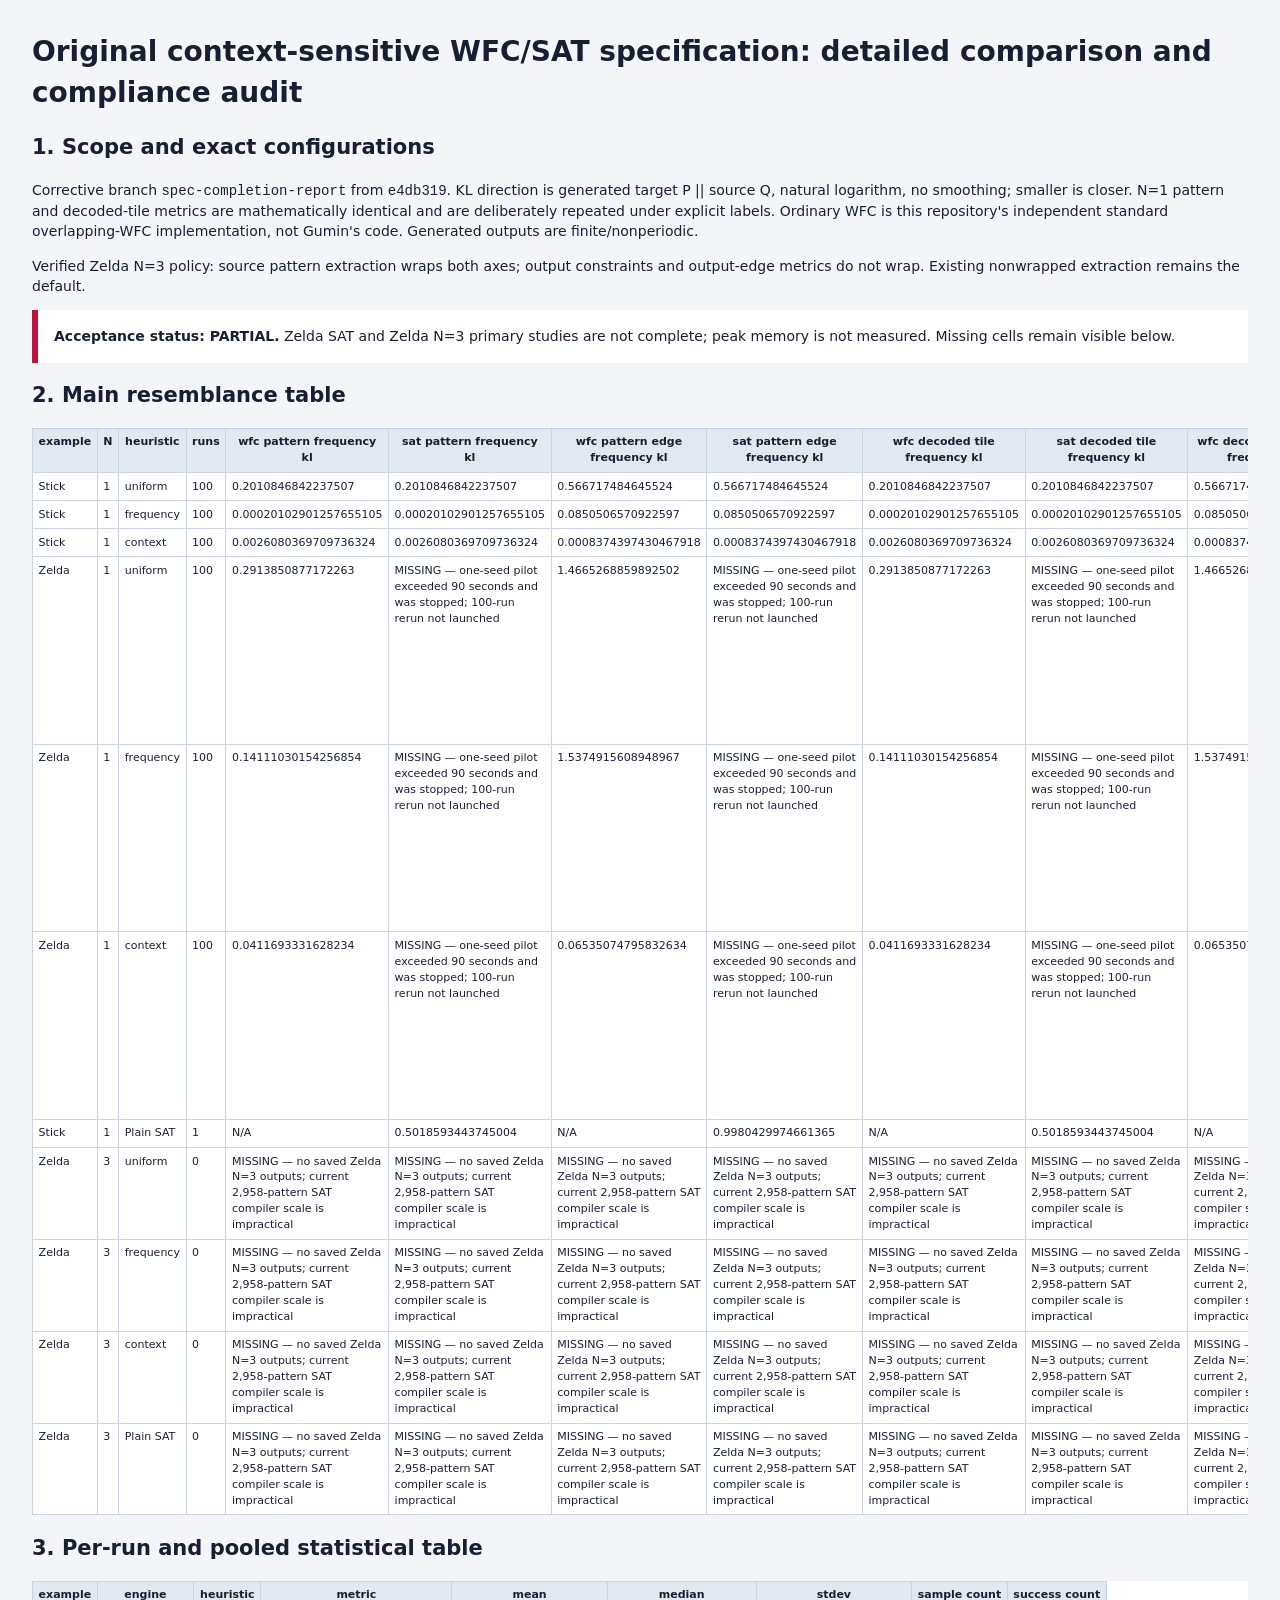
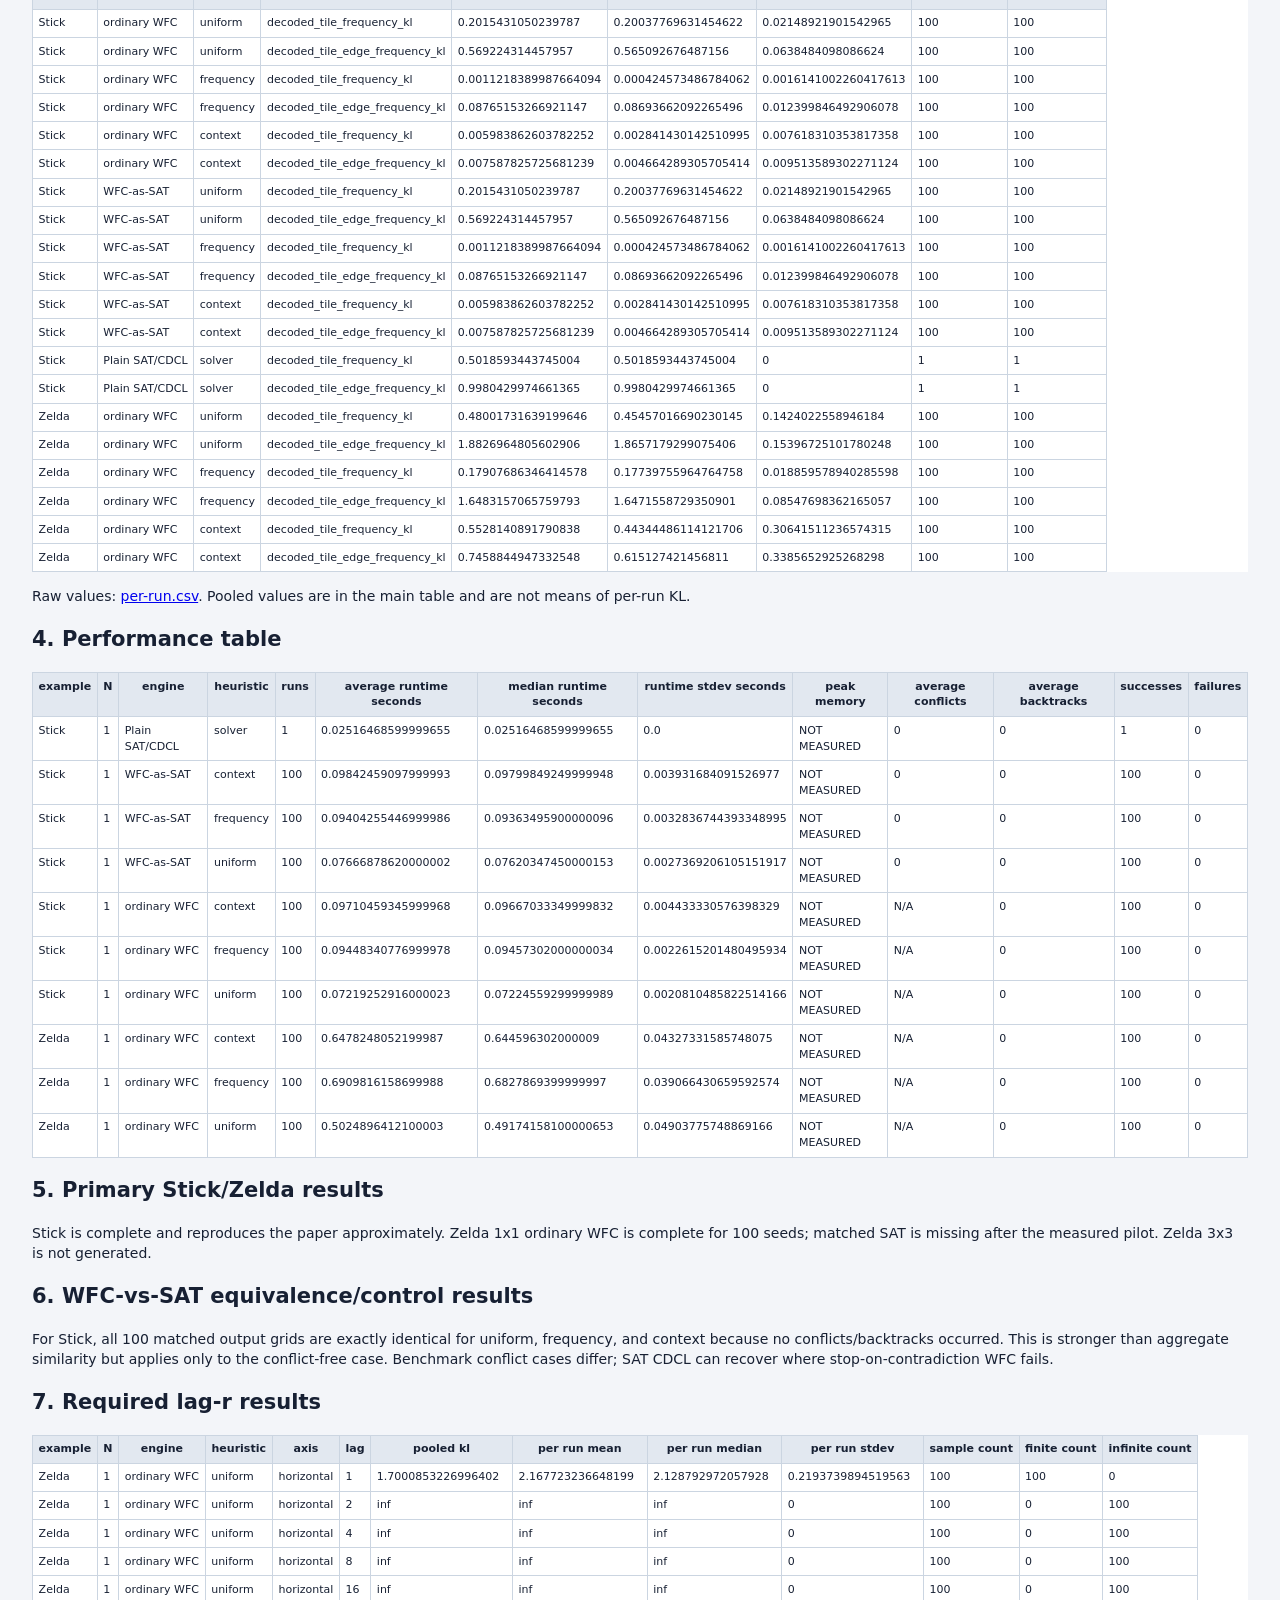
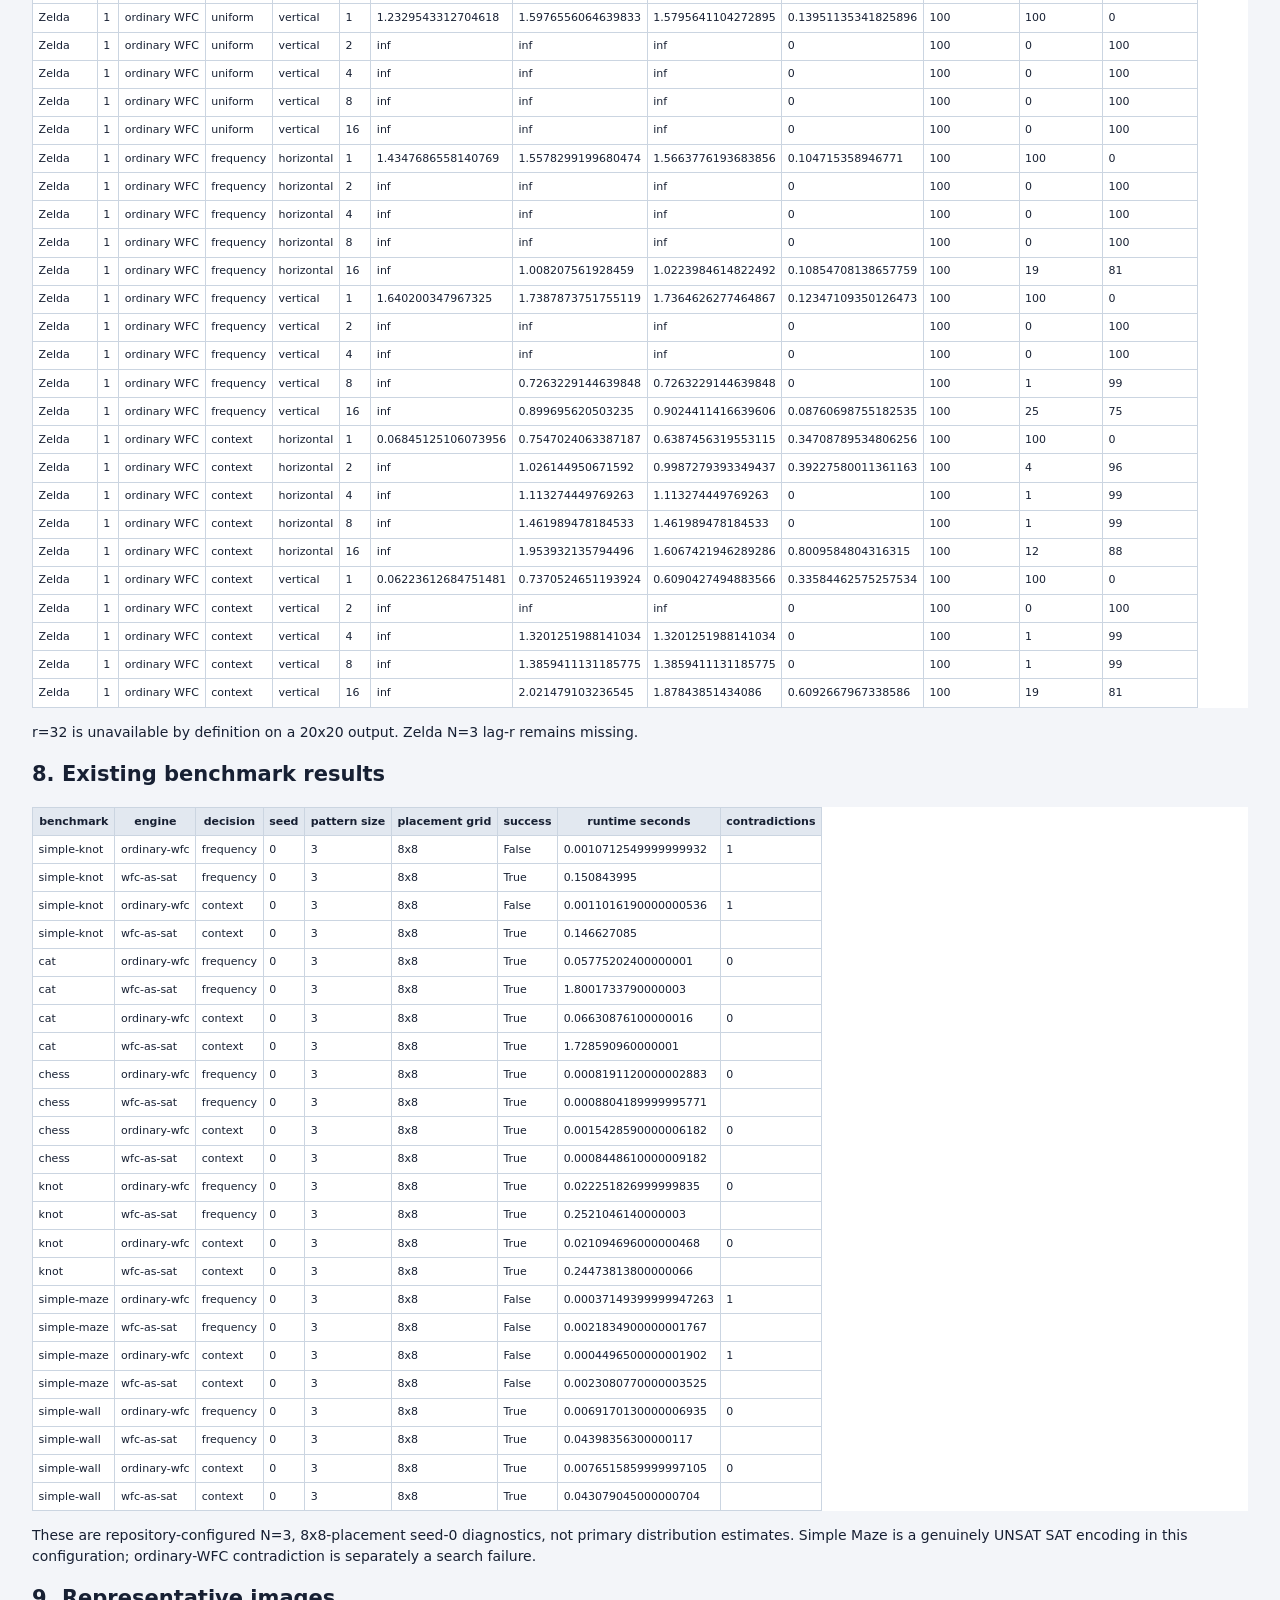
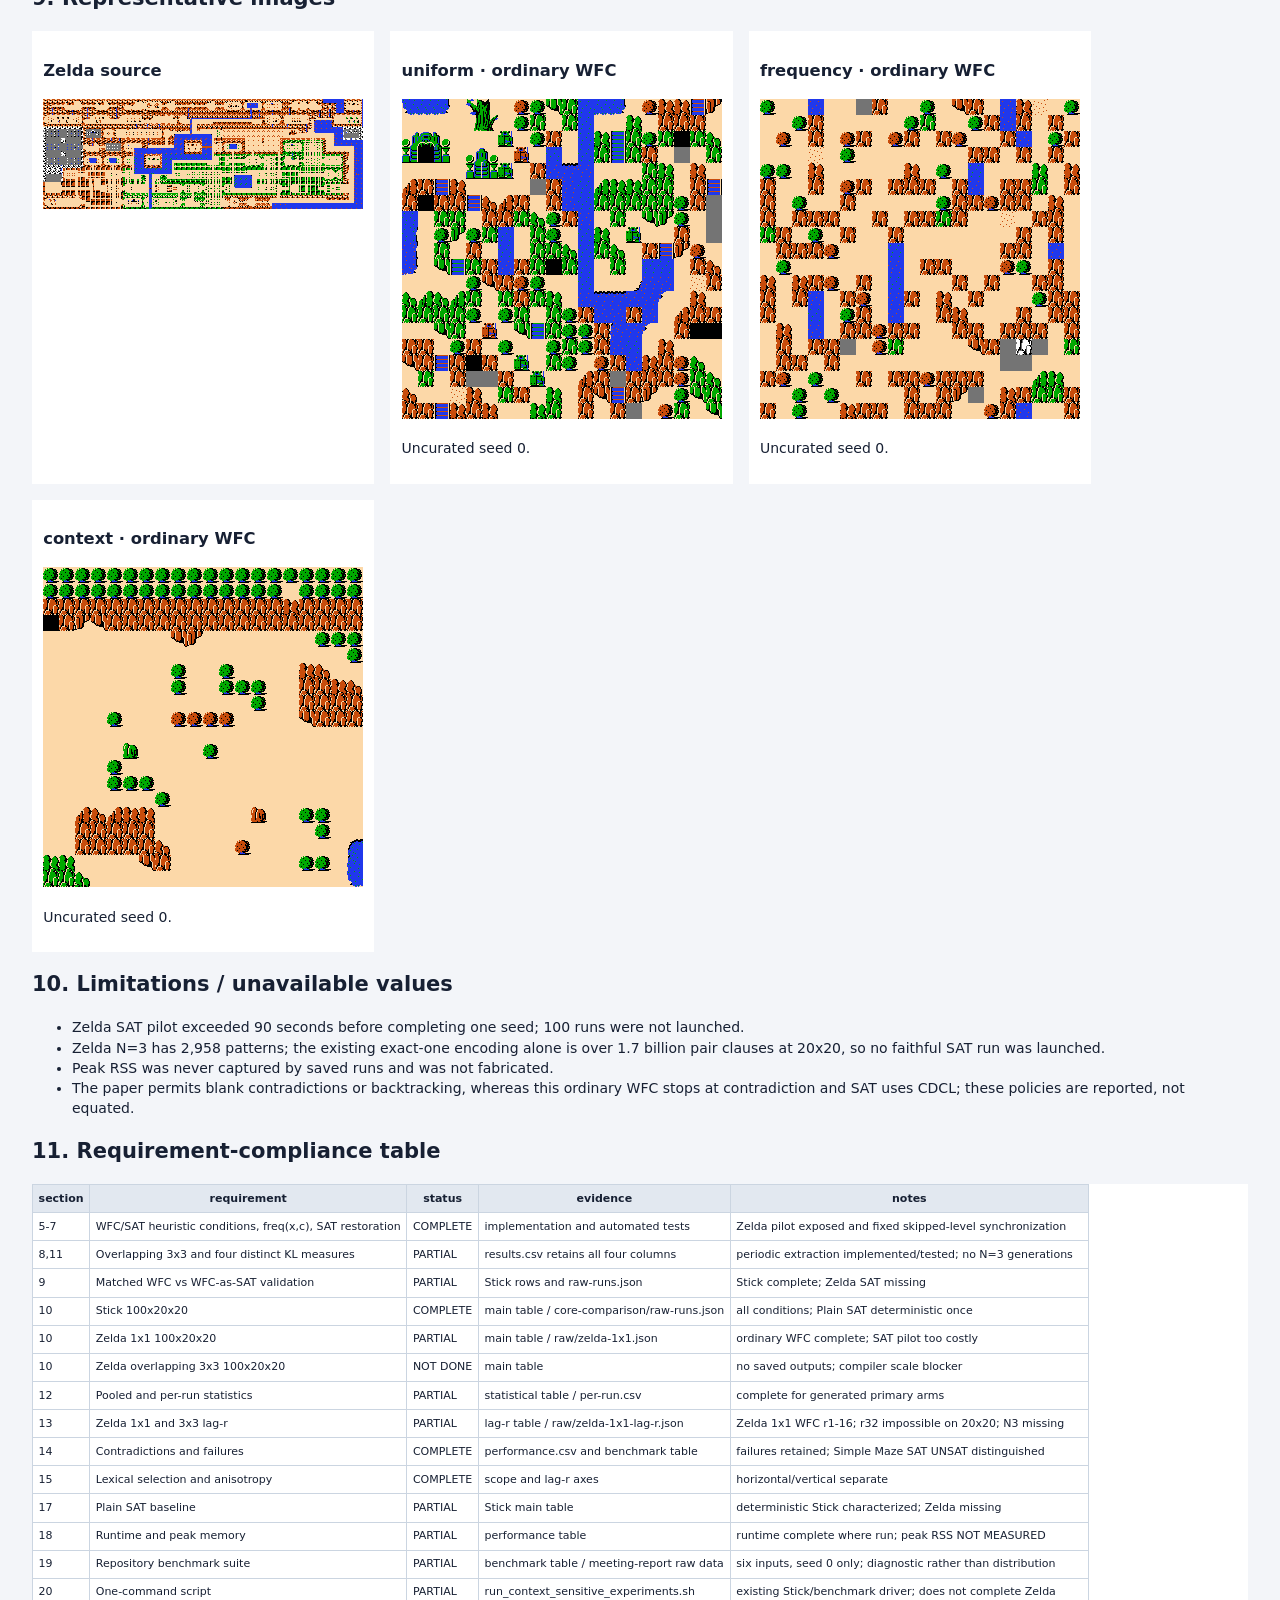
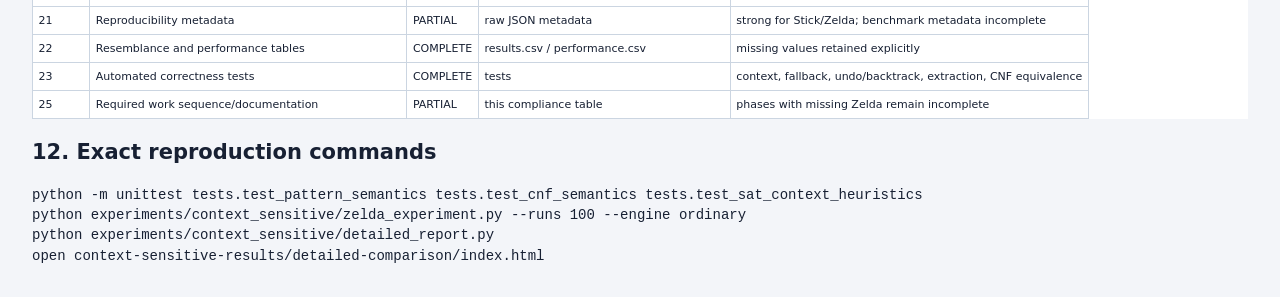
<file: context-sensitive-results/detailed-comparison/index.html>
<!doctype html><html><head><meta charset="utf-8"><title>Context-sensitive WFC/SAT specification audit</title><style>body{font:14px/1.45 system-ui;margin:2rem;color:#172033;background:#f3f5f9}main{max-width:1800px}table{border-collapse:collapse;background:white;font-size:11px;display:block;overflow:auto}th,td{border:1px solid #cbd5e1;padding:.35rem;vertical-align:top}th{position:sticky;top:0;background:#e2e8f0}.warn{border-left:6px solid #be123c;background:#fff;padding:1rem}.gallery{display:flex;gap:1rem;flex-wrap:wrap}article{background:white;padding:.7rem}img{max-width:320px;image-rendering:pixelated}</style></head><body><main>
<h1>Original context-sensitive WFC/SAT specification: detailed comparison and compliance audit</h1>
<h2>1. Scope and exact configurations</h2><p>Corrective branch <code>spec-completion-report</code> from <code>e4db319</code>. KL direction is generated target P || source Q, natural logarithm, no smoothing; smaller is closer. N=1 pattern and decoded-tile metrics are mathematically identical and are deliberately repeated under explicit labels. Ordinary WFC is this repository's independent standard overlapping-WFC implementation, not Gumin's code. Generated outputs are finite/nonperiodic.</p><p>Verified Zelda N=3 policy: source pattern extraction wraps both axes; output constraints and output-edge metrics do not wrap. Existing nonwrapped extraction remains the default.</p><div class="warn"><b>Acceptance status: PARTIAL.</b> Zelda SAT and Zelda N=3 primary studies are not complete; peak memory is not measured. Missing cells remain visible below.</div>
<h2>2. Main resemblance table</h2><table><thead><tr><th>example</th><th>N</th><th>heuristic</th><th>runs</th><th>wfc pattern frequency kl</th><th>sat pattern frequency kl</th><th>wfc pattern edge frequency kl</th><th>sat pattern edge frequency kl</th><th>wfc decoded tile frequency kl</th><th>sat decoded tile frequency kl</th><th>wfc decoded tile edge frequency kl</th><th>sat decoded tile edge frequency kl</th><th>wfc successes</th><th>sat successes</th></tr></thead><tbody><tr><td>Stick</td><td>1</td><td>uniform</td><td>100</td><td>0.2010846842237507</td><td>0.2010846842237507</td><td>0.566717484645524</td><td>0.566717484645524</td><td>0.2010846842237507</td><td>0.2010846842237507</td><td>0.566717484645524</td><td>0.566717484645524</td><td>100</td><td>100</td></tr><tr><td>Stick</td><td>1</td><td>frequency</td><td>100</td><td>0.00020102901257655105</td><td>0.00020102901257655105</td><td>0.0850506570922597</td><td>0.0850506570922597</td><td>0.00020102901257655105</td><td>0.00020102901257655105</td><td>0.0850506570922597</td><td>0.0850506570922597</td><td>100</td><td>100</td></tr><tr><td>Stick</td><td>1</td><td>context</td><td>100</td><td>0.0026080369709736324</td><td>0.0026080369709736324</td><td>0.0008374397430467918</td><td>0.0008374397430467918</td><td>0.0026080369709736324</td><td>0.0026080369709736324</td><td>0.0008374397430467918</td><td>0.0008374397430467918</td><td>100</td><td>100</td></tr><tr><td>Zelda</td><td>1</td><td>uniform</td><td>100</td><td>0.2913850877172263</td><td>MISSING — one-seed pilot exceeded 90 seconds and was stopped; 100-run rerun not launched</td><td>1.4665268859892502</td><td>MISSING — one-seed pilot exceeded 90 seconds and was stopped; 100-run rerun not launched</td><td>0.2913850877172263</td><td>MISSING — one-seed pilot exceeded 90 seconds and was stopped; 100-run rerun not launched</td><td>1.4665268859892502</td><td>MISSING — one-seed pilot exceeded 90 seconds and was stopped; 100-run rerun not launched</td><td>100</td><td>MISSING — one-seed pilot exceeded 90 seconds and was stopped; 100-run rerun not launched</td></tr><tr><td>Zelda</td><td>1</td><td>frequency</td><td>100</td><td>0.14111030154256854</td><td>MISSING — one-seed pilot exceeded 90 seconds and was stopped; 100-run rerun not launched</td><td>1.5374915608948967</td><td>MISSING — one-seed pilot exceeded 90 seconds and was stopped; 100-run rerun not launched</td><td>0.14111030154256854</td><td>MISSING — one-seed pilot exceeded 90 seconds and was stopped; 100-run rerun not launched</td><td>1.5374915608948967</td><td>MISSING — one-seed pilot exceeded 90 seconds and was stopped; 100-run rerun not launched</td><td>100</td><td>MISSING — one-seed pilot exceeded 90 seconds and was stopped; 100-run rerun not launched</td></tr><tr><td>Zelda</td><td>1</td><td>context</td><td>100</td><td>0.0411693331628234</td><td>MISSING — one-seed pilot exceeded 90 seconds and was stopped; 100-run rerun not launched</td><td>0.06535074795832634</td><td>MISSING — one-seed pilot exceeded 90 seconds and was stopped; 100-run rerun not launched</td><td>0.0411693331628234</td><td>MISSING — one-seed pilot exceeded 90 seconds and was stopped; 100-run rerun not launched</td><td>0.06535074795832634</td><td>MISSING — one-seed pilot exceeded 90 seconds and was stopped; 100-run rerun not launched</td><td>100</td><td>MISSING — one-seed pilot exceeded 90 seconds and was stopped; 100-run rerun not launched</td></tr><tr><td>Stick</td><td>1</td><td>Plain SAT</td><td>1</td><td>N/A</td><td>0.5018593443745004</td><td>N/A</td><td>0.9980429974661365</td><td>N/A</td><td>0.5018593443745004</td><td>N/A</td><td>0.9980429974661365</td><td>N/A</td><td>1</td></tr><tr><td>Zelda</td><td>3</td><td>uniform</td><td>0</td><td>MISSING — no saved Zelda N=3 outputs; current 2,958-pattern SAT compiler scale is impractical</td><td>MISSING — no saved Zelda N=3 outputs; current 2,958-pattern SAT compiler scale is impractical</td><td>MISSING — no saved Zelda N=3 outputs; current 2,958-pattern SAT compiler scale is impractical</td><td>MISSING — no saved Zelda N=3 outputs; current 2,958-pattern SAT compiler scale is impractical</td><td>MISSING — no saved Zelda N=3 outputs; current 2,958-pattern SAT compiler scale is impractical</td><td>MISSING — no saved Zelda N=3 outputs; current 2,958-pattern SAT compiler scale is impractical</td><td>MISSING — no saved Zelda N=3 outputs; current 2,958-pattern SAT compiler scale is impractical</td><td>MISSING — no saved Zelda N=3 outputs; current 2,958-pattern SAT compiler scale is impractical</td><td>0</td><td>0</td></tr><tr><td>Zelda</td><td>3</td><td>frequency</td><td>0</td><td>MISSING — no saved Zelda N=3 outputs; current 2,958-pattern SAT compiler scale is impractical</td><td>MISSING — no saved Zelda N=3 outputs; current 2,958-pattern SAT compiler scale is impractical</td><td>MISSING — no saved Zelda N=3 outputs; current 2,958-pattern SAT compiler scale is impractical</td><td>MISSING — no saved Zelda N=3 outputs; current 2,958-pattern SAT compiler scale is impractical</td><td>MISSING — no saved Zelda N=3 outputs; current 2,958-pattern SAT compiler scale is impractical</td><td>MISSING — no saved Zelda N=3 outputs; current 2,958-pattern SAT compiler scale is impractical</td><td>MISSING — no saved Zelda N=3 outputs; current 2,958-pattern SAT compiler scale is impractical</td><td>MISSING — no saved Zelda N=3 outputs; current 2,958-pattern SAT compiler scale is impractical</td><td>0</td><td>0</td></tr><tr><td>Zelda</td><td>3</td><td>context</td><td>0</td><td>MISSING — no saved Zelda N=3 outputs; current 2,958-pattern SAT compiler scale is impractical</td><td>MISSING — no saved Zelda N=3 outputs; current 2,958-pattern SAT compiler scale is impractical</td><td>MISSING — no saved Zelda N=3 outputs; current 2,958-pattern SAT compiler scale is impractical</td><td>MISSING — no saved Zelda N=3 outputs; current 2,958-pattern SAT compiler scale is impractical</td><td>MISSING — no saved Zelda N=3 outputs; current 2,958-pattern SAT compiler scale is impractical</td><td>MISSING — no saved Zelda N=3 outputs; current 2,958-pattern SAT compiler scale is impractical</td><td>MISSING — no saved Zelda N=3 outputs; current 2,958-pattern SAT compiler scale is impractical</td><td>MISSING — no saved Zelda N=3 outputs; current 2,958-pattern SAT compiler scale is impractical</td><td>0</td><td>0</td></tr><tr><td>Zelda</td><td>3</td><td>Plain SAT</td><td>0</td><td>MISSING — no saved Zelda N=3 outputs; current 2,958-pattern SAT compiler scale is impractical</td><td>MISSING — no saved Zelda N=3 outputs; current 2,958-pattern SAT compiler scale is impractical</td><td>MISSING — no saved Zelda N=3 outputs; current 2,958-pattern SAT compiler scale is impractical</td><td>MISSING — no saved Zelda N=3 outputs; current 2,958-pattern SAT compiler scale is impractical</td><td>MISSING — no saved Zelda N=3 outputs; current 2,958-pattern SAT compiler scale is impractical</td><td>MISSING — no saved Zelda N=3 outputs; current 2,958-pattern SAT compiler scale is impractical</td><td>MISSING — no saved Zelda N=3 outputs; current 2,958-pattern SAT compiler scale is impractical</td><td>MISSING — no saved Zelda N=3 outputs; current 2,958-pattern SAT compiler scale is impractical</td><td>0</td><td>0</td></tr></tbody></table>
<h2>3. Per-run and pooled statistical table</h2><table><thead><tr><th>example</th><th>engine</th><th>heuristic</th><th>metric</th><th>mean</th><th>median</th><th>stdev</th><th>sample count</th><th>success count</th></tr></thead><tbody><tr><td>Stick</td><td>ordinary WFC</td><td>uniform</td><td>decoded_tile_frequency_kl</td><td>0.2015431050239787</td><td>0.20037769631454622</td><td>0.02148921901542965</td><td>100</td><td>100</td></tr><tr><td>Stick</td><td>ordinary WFC</td><td>uniform</td><td>decoded_tile_edge_frequency_kl</td><td>0.569224314457957</td><td>0.565092676487156</td><td>0.0638484098086624</td><td>100</td><td>100</td></tr><tr><td>Stick</td><td>ordinary WFC</td><td>frequency</td><td>decoded_tile_frequency_kl</td><td>0.0011218389987664094</td><td>0.000424573486784062</td><td>0.0016141002260417613</td><td>100</td><td>100</td></tr><tr><td>Stick</td><td>ordinary WFC</td><td>frequency</td><td>decoded_tile_edge_frequency_kl</td><td>0.08765153266921147</td><td>0.08693662092265496</td><td>0.012399846492906078</td><td>100</td><td>100</td></tr><tr><td>Stick</td><td>ordinary WFC</td><td>context</td><td>decoded_tile_frequency_kl</td><td>0.005983862603782252</td><td>0.002841430142510995</td><td>0.007618310353817358</td><td>100</td><td>100</td></tr><tr><td>Stick</td><td>ordinary WFC</td><td>context</td><td>decoded_tile_edge_frequency_kl</td><td>0.007587825725681239</td><td>0.004664289305705414</td><td>0.009513589302271124</td><td>100</td><td>100</td></tr><tr><td>Stick</td><td>WFC-as-SAT</td><td>uniform</td><td>decoded_tile_frequency_kl</td><td>0.2015431050239787</td><td>0.20037769631454622</td><td>0.02148921901542965</td><td>100</td><td>100</td></tr><tr><td>Stick</td><td>WFC-as-SAT</td><td>uniform</td><td>decoded_tile_edge_frequency_kl</td><td>0.569224314457957</td><td>0.565092676487156</td><td>0.0638484098086624</td><td>100</td><td>100</td></tr><tr><td>Stick</td><td>WFC-as-SAT</td><td>frequency</td><td>decoded_tile_frequency_kl</td><td>0.0011218389987664094</td><td>0.000424573486784062</td><td>0.0016141002260417613</td><td>100</td><td>100</td></tr><tr><td>Stick</td><td>WFC-as-SAT</td><td>frequency</td><td>decoded_tile_edge_frequency_kl</td><td>0.08765153266921147</td><td>0.08693662092265496</td><td>0.012399846492906078</td><td>100</td><td>100</td></tr><tr><td>Stick</td><td>WFC-as-SAT</td><td>context</td><td>decoded_tile_frequency_kl</td><td>0.005983862603782252</td><td>0.002841430142510995</td><td>0.007618310353817358</td><td>100</td><td>100</td></tr><tr><td>Stick</td><td>WFC-as-SAT</td><td>context</td><td>decoded_tile_edge_frequency_kl</td><td>0.007587825725681239</td><td>0.004664289305705414</td><td>0.009513589302271124</td><td>100</td><td>100</td></tr><tr><td>Stick</td><td>Plain SAT/CDCL</td><td>solver</td><td>decoded_tile_frequency_kl</td><td>0.5018593443745004</td><td>0.5018593443745004</td><td>0</td><td>1</td><td>1</td></tr><tr><td>Stick</td><td>Plain SAT/CDCL</td><td>solver</td><td>decoded_tile_edge_frequency_kl</td><td>0.9980429974661365</td><td>0.9980429974661365</td><td>0</td><td>1</td><td>1</td></tr><tr><td>Zelda</td><td>ordinary WFC</td><td>uniform</td><td>decoded_tile_frequency_kl</td><td>0.48001731639199646</td><td>0.45457016690230145</td><td>0.1424022558946184</td><td>100</td><td>100</td></tr><tr><td>Zelda</td><td>ordinary WFC</td><td>uniform</td><td>decoded_tile_edge_frequency_kl</td><td>1.8826964805602906</td><td>1.8657179299075406</td><td>0.15396725101780248</td><td>100</td><td>100</td></tr><tr><td>Zelda</td><td>ordinary WFC</td><td>frequency</td><td>decoded_tile_frequency_kl</td><td>0.17907686346414578</td><td>0.17739755964764758</td><td>0.018859578940285598</td><td>100</td><td>100</td></tr><tr><td>Zelda</td><td>ordinary WFC</td><td>frequency</td><td>decoded_tile_edge_frequency_kl</td><td>1.6483157065759793</td><td>1.6471558729350901</td><td>0.08547698362165057</td><td>100</td><td>100</td></tr><tr><td>Zelda</td><td>ordinary WFC</td><td>context</td><td>decoded_tile_frequency_kl</td><td>0.5528140891790838</td><td>0.44344486114121706</td><td>0.30641511236574315</td><td>100</td><td>100</td></tr><tr><td>Zelda</td><td>ordinary WFC</td><td>context</td><td>decoded_tile_edge_frequency_kl</td><td>0.7458844947332548</td><td>0.615127421456811</td><td>0.3385652925268298</td><td>100</td><td>100</td></tr></tbody></table><p>Raw values: <a href="per-run.csv">per-run.csv</a>. Pooled values are in the main table and are not means of per-run KL.</p>
<h2>4. Performance table</h2><table><thead><tr><th>example</th><th>N</th><th>engine</th><th>heuristic</th><th>runs</th><th>average runtime seconds</th><th>median runtime seconds</th><th>runtime stdev seconds</th><th>peak memory</th><th>average conflicts</th><th>average backtracks</th><th>successes</th><th>failures</th></tr></thead><tbody><tr><td>Stick</td><td>1</td><td>Plain SAT/CDCL</td><td>solver</td><td>1</td><td>0.02516468599999655</td><td>0.02516468599999655</td><td>0.0</td><td>NOT MEASURED</td><td>0</td><td>0</td><td>1</td><td>0</td></tr><tr><td>Stick</td><td>1</td><td>WFC-as-SAT</td><td>context</td><td>100</td><td>0.09842459097999993</td><td>0.09799849249999948</td><td>0.003931684091526977</td><td>NOT MEASURED</td><td>0</td><td>0</td><td>100</td><td>0</td></tr><tr><td>Stick</td><td>1</td><td>WFC-as-SAT</td><td>frequency</td><td>100</td><td>0.09404255446999986</td><td>0.09363495900000096</td><td>0.0032836744393348995</td><td>NOT MEASURED</td><td>0</td><td>0</td><td>100</td><td>0</td></tr><tr><td>Stick</td><td>1</td><td>WFC-as-SAT</td><td>uniform</td><td>100</td><td>0.07666878620000002</td><td>0.07620347450000153</td><td>0.0027369206105151917</td><td>NOT MEASURED</td><td>0</td><td>0</td><td>100</td><td>0</td></tr><tr><td>Stick</td><td>1</td><td>ordinary WFC</td><td>context</td><td>100</td><td>0.09710459345999968</td><td>0.09667033349999832</td><td>0.004433330576398329</td><td>NOT MEASURED</td><td>N/A</td><td>0</td><td>100</td><td>0</td></tr><tr><td>Stick</td><td>1</td><td>ordinary WFC</td><td>frequency</td><td>100</td><td>0.09448340776999978</td><td>0.09457302000000034</td><td>0.0022615201480495934</td><td>NOT MEASURED</td><td>N/A</td><td>0</td><td>100</td><td>0</td></tr><tr><td>Stick</td><td>1</td><td>ordinary WFC</td><td>uniform</td><td>100</td><td>0.07219252916000023</td><td>0.07224559299999989</td><td>0.0020810485822514166</td><td>NOT MEASURED</td><td>N/A</td><td>0</td><td>100</td><td>0</td></tr><tr><td>Zelda</td><td>1</td><td>ordinary WFC</td><td>context</td><td>100</td><td>0.6478248052199987</td><td>0.644596302000009</td><td>0.04327331585748075</td><td>NOT MEASURED</td><td>N/A</td><td>0</td><td>100</td><td>0</td></tr><tr><td>Zelda</td><td>1</td><td>ordinary WFC</td><td>frequency</td><td>100</td><td>0.6909816158699988</td><td>0.6827869399999997</td><td>0.039066430659592574</td><td>NOT MEASURED</td><td>N/A</td><td>0</td><td>100</td><td>0</td></tr><tr><td>Zelda</td><td>1</td><td>ordinary WFC</td><td>uniform</td><td>100</td><td>0.5024896412100003</td><td>0.49174158100000653</td><td>0.04903775748869166</td><td>NOT MEASURED</td><td>N/A</td><td>0</td><td>100</td><td>0</td></tr></tbody></table>
<h2>5. Primary Stick/Zelda results</h2><p>Stick is complete and reproduces the paper approximately. Zelda 1x1 ordinary WFC is complete for 100 seeds; matched SAT is missing after the measured pilot. Zelda 3x3 is not generated.</p>
<h2>6. WFC-vs-SAT equivalence/control results</h2><p>For Stick, all 100 matched output grids are exactly identical for uniform, frequency, and context because no conflicts/backtracks occurred. This is stronger than aggregate similarity but applies only to the conflict-free case. Benchmark conflict cases differ; SAT CDCL can recover where stop-on-contradiction WFC fails.</p>
<h2>7. Required lag-r results</h2><table><thead><tr><th>example</th><th>N</th><th>engine</th><th>heuristic</th><th>axis</th><th>lag</th><th>pooled kl</th><th>per run mean</th><th>per run median</th><th>per run stdev</th><th>sample count</th><th>finite count</th><th>infinite count</th></tr></thead><tbody><tr><td>Zelda</td><td>1</td><td>ordinary WFC</td><td>uniform</td><td>horizontal</td><td>1</td><td>1.7000853226996402</td><td>2.167723236648199</td><td>2.128792972057928</td><td>0.2193739894519563</td><td>100</td><td>100</td><td>0</td></tr><tr><td>Zelda</td><td>1</td><td>ordinary WFC</td><td>uniform</td><td>horizontal</td><td>2</td><td>inf</td><td>inf</td><td>inf</td><td>0</td><td>100</td><td>0</td><td>100</td></tr><tr><td>Zelda</td><td>1</td><td>ordinary WFC</td><td>uniform</td><td>horizontal</td><td>4</td><td>inf</td><td>inf</td><td>inf</td><td>0</td><td>100</td><td>0</td><td>100</td></tr><tr><td>Zelda</td><td>1</td><td>ordinary WFC</td><td>uniform</td><td>horizontal</td><td>8</td><td>inf</td><td>inf</td><td>inf</td><td>0</td><td>100</td><td>0</td><td>100</td></tr><tr><td>Zelda</td><td>1</td><td>ordinary WFC</td><td>uniform</td><td>horizontal</td><td>16</td><td>inf</td><td>inf</td><td>inf</td><td>0</td><td>100</td><td>0</td><td>100</td></tr><tr><td>Zelda</td><td>1</td><td>ordinary WFC</td><td>uniform</td><td>vertical</td><td>1</td><td>1.2329543312704618</td><td>1.5976556064639833</td><td>1.5795641104272895</td><td>0.13951135341825896</td><td>100</td><td>100</td><td>0</td></tr><tr><td>Zelda</td><td>1</td><td>ordinary WFC</td><td>uniform</td><td>vertical</td><td>2</td><td>inf</td><td>inf</td><td>inf</td><td>0</td><td>100</td><td>0</td><td>100</td></tr><tr><td>Zelda</td><td>1</td><td>ordinary WFC</td><td>uniform</td><td>vertical</td><td>4</td><td>inf</td><td>inf</td><td>inf</td><td>0</td><td>100</td><td>0</td><td>100</td></tr><tr><td>Zelda</td><td>1</td><td>ordinary WFC</td><td>uniform</td><td>vertical</td><td>8</td><td>inf</td><td>inf</td><td>inf</td><td>0</td><td>100</td><td>0</td><td>100</td></tr><tr><td>Zelda</td><td>1</td><td>ordinary WFC</td><td>uniform</td><td>vertical</td><td>16</td><td>inf</td><td>inf</td><td>inf</td><td>0</td><td>100</td><td>0</td><td>100</td></tr><tr><td>Zelda</td><td>1</td><td>ordinary WFC</td><td>frequency</td><td>horizontal</td><td>1</td><td>1.4347686558140769</td><td>1.5578299199680474</td><td>1.5663776193683856</td><td>0.104715358946771</td><td>100</td><td>100</td><td>0</td></tr><tr><td>Zelda</td><td>1</td><td>ordinary WFC</td><td>frequency</td><td>horizontal</td><td>2</td><td>inf</td><td>inf</td><td>inf</td><td>0</td><td>100</td><td>0</td><td>100</td></tr><tr><td>Zelda</td><td>1</td><td>ordinary WFC</td><td>frequency</td><td>horizontal</td><td>4</td><td>inf</td><td>inf</td><td>inf</td><td>0</td><td>100</td><td>0</td><td>100</td></tr><tr><td>Zelda</td><td>1</td><td>ordinary WFC</td><td>frequency</td><td>horizontal</td><td>8</td><td>inf</td><td>inf</td><td>inf</td><td>0</td><td>100</td><td>0</td><td>100</td></tr><tr><td>Zelda</td><td>1</td><td>ordinary WFC</td><td>frequency</td><td>horizontal</td><td>16</td><td>inf</td><td>1.008207561928459</td><td>1.0223984614822492</td><td>0.10854708138657759</td><td>100</td><td>19</td><td>81</td></tr><tr><td>Zelda</td><td>1</td><td>ordinary WFC</td><td>frequency</td><td>vertical</td><td>1</td><td>1.640200347967325</td><td>1.7387873751755119</td><td>1.7364626277464867</td><td>0.12347109350126473</td><td>100</td><td>100</td><td>0</td></tr><tr><td>Zelda</td><td>1</td><td>ordinary WFC</td><td>frequency</td><td>vertical</td><td>2</td><td>inf</td><td>inf</td><td>inf</td><td>0</td><td>100</td><td>0</td><td>100</td></tr><tr><td>Zelda</td><td>1</td><td>ordinary WFC</td><td>frequency</td><td>vertical</td><td>4</td><td>inf</td><td>inf</td><td>inf</td><td>0</td><td>100</td><td>0</td><td>100</td></tr><tr><td>Zelda</td><td>1</td><td>ordinary WFC</td><td>frequency</td><td>vertical</td><td>8</td><td>inf</td><td>0.7263229144639848</td><td>0.7263229144639848</td><td>0</td><td>100</td><td>1</td><td>99</td></tr><tr><td>Zelda</td><td>1</td><td>ordinary WFC</td><td>frequency</td><td>vertical</td><td>16</td><td>inf</td><td>0.899695620503235</td><td>0.9024411416639606</td><td>0.08760698755182535</td><td>100</td><td>25</td><td>75</td></tr><tr><td>Zelda</td><td>1</td><td>ordinary WFC</td><td>context</td><td>horizontal</td><td>1</td><td>0.06845125106073956</td><td>0.7547024063387187</td><td>0.6387456319553115</td><td>0.34708789534806256</td><td>100</td><td>100</td><td>0</td></tr><tr><td>Zelda</td><td>1</td><td>ordinary WFC</td><td>context</td><td>horizontal</td><td>2</td><td>inf</td><td>1.026144950671592</td><td>0.9987279393349437</td><td>0.39227580011361163</td><td>100</td><td>4</td><td>96</td></tr><tr><td>Zelda</td><td>1</td><td>ordinary WFC</td><td>context</td><td>horizontal</td><td>4</td><td>inf</td><td>1.113274449769263</td><td>1.113274449769263</td><td>0</td><td>100</td><td>1</td><td>99</td></tr><tr><td>Zelda</td><td>1</td><td>ordinary WFC</td><td>context</td><td>horizontal</td><td>8</td><td>inf</td><td>1.461989478184533</td><td>1.461989478184533</td><td>0</td><td>100</td><td>1</td><td>99</td></tr><tr><td>Zelda</td><td>1</td><td>ordinary WFC</td><td>context</td><td>horizontal</td><td>16</td><td>inf</td><td>1.953932135794496</td><td>1.6067421946289286</td><td>0.8009584804316315</td><td>100</td><td>12</td><td>88</td></tr><tr><td>Zelda</td><td>1</td><td>ordinary WFC</td><td>context</td><td>vertical</td><td>1</td><td>0.06223612684751481</td><td>0.7370524651193924</td><td>0.6090427494883566</td><td>0.33584462575257534</td><td>100</td><td>100</td><td>0</td></tr><tr><td>Zelda</td><td>1</td><td>ordinary WFC</td><td>context</td><td>vertical</td><td>2</td><td>inf</td><td>inf</td><td>inf</td><td>0</td><td>100</td><td>0</td><td>100</td></tr><tr><td>Zelda</td><td>1</td><td>ordinary WFC</td><td>context</td><td>vertical</td><td>4</td><td>inf</td><td>1.3201251988141034</td><td>1.3201251988141034</td><td>0</td><td>100</td><td>1</td><td>99</td></tr><tr><td>Zelda</td><td>1</td><td>ordinary WFC</td><td>context</td><td>vertical</td><td>8</td><td>inf</td><td>1.3859411131185775</td><td>1.3859411131185775</td><td>0</td><td>100</td><td>1</td><td>99</td></tr><tr><td>Zelda</td><td>1</td><td>ordinary WFC</td><td>context</td><td>vertical</td><td>16</td><td>inf</td><td>2.021479103236545</td><td>1.87843851434086</td><td>0.6092667967338586</td><td>100</td><td>19</td><td>81</td></tr></tbody></table><p>r=32 is unavailable by definition on a 20x20 output. Zelda N=3 lag-r remains missing.</p>
<h2>8. Existing benchmark results</h2><table><thead><tr><th>benchmark</th><th>engine</th><th>decision</th><th>seed</th><th>pattern size</th><th>placement grid</th><th>success</th><th>runtime seconds</th><th>contradictions</th></tr></thead><tbody><tr><td>simple-knot</td><td>ordinary-wfc</td><td>frequency</td><td>0</td><td>3</td><td>8x8</td><td>False</td><td>0.0010712549999999932</td><td>1</td></tr><tr><td>simple-knot</td><td>wfc-as-sat</td><td>frequency</td><td>0</td><td>3</td><td>8x8</td><td>True</td><td>0.150843995</td><td></td></tr><tr><td>simple-knot</td><td>ordinary-wfc</td><td>context</td><td>0</td><td>3</td><td>8x8</td><td>False</td><td>0.0011016190000000536</td><td>1</td></tr><tr><td>simple-knot</td><td>wfc-as-sat</td><td>context</td><td>0</td><td>3</td><td>8x8</td><td>True</td><td>0.146627085</td><td></td></tr><tr><td>cat</td><td>ordinary-wfc</td><td>frequency</td><td>0</td><td>3</td><td>8x8</td><td>True</td><td>0.05775202400000001</td><td>0</td></tr><tr><td>cat</td><td>wfc-as-sat</td><td>frequency</td><td>0</td><td>3</td><td>8x8</td><td>True</td><td>1.8001733790000003</td><td></td></tr><tr><td>cat</td><td>ordinary-wfc</td><td>context</td><td>0</td><td>3</td><td>8x8</td><td>True</td><td>0.06630876100000016</td><td>0</td></tr><tr><td>cat</td><td>wfc-as-sat</td><td>context</td><td>0</td><td>3</td><td>8x8</td><td>True</td><td>1.728590960000001</td><td></td></tr><tr><td>chess</td><td>ordinary-wfc</td><td>frequency</td><td>0</td><td>3</td><td>8x8</td><td>True</td><td>0.0008191120000002883</td><td>0</td></tr><tr><td>chess</td><td>wfc-as-sat</td><td>frequency</td><td>0</td><td>3</td><td>8x8</td><td>True</td><td>0.0008804189999995771</td><td></td></tr><tr><td>chess</td><td>ordinary-wfc</td><td>context</td><td>0</td><td>3</td><td>8x8</td><td>True</td><td>0.0015428590000006182</td><td>0</td></tr><tr><td>chess</td><td>wfc-as-sat</td><td>context</td><td>0</td><td>3</td><td>8x8</td><td>True</td><td>0.0008448610000009182</td><td></td></tr><tr><td>knot</td><td>ordinary-wfc</td><td>frequency</td><td>0</td><td>3</td><td>8x8</td><td>True</td><td>0.022251826999999835</td><td>0</td></tr><tr><td>knot</td><td>wfc-as-sat</td><td>frequency</td><td>0</td><td>3</td><td>8x8</td><td>True</td><td>0.2521046140000003</td><td></td></tr><tr><td>knot</td><td>ordinary-wfc</td><td>context</td><td>0</td><td>3</td><td>8x8</td><td>True</td><td>0.021094696000000468</td><td>0</td></tr><tr><td>knot</td><td>wfc-as-sat</td><td>context</td><td>0</td><td>3</td><td>8x8</td><td>True</td><td>0.24473813800000066</td><td></td></tr><tr><td>simple-maze</td><td>ordinary-wfc</td><td>frequency</td><td>0</td><td>3</td><td>8x8</td><td>False</td><td>0.00037149399999947263</td><td>1</td></tr><tr><td>simple-maze</td><td>wfc-as-sat</td><td>frequency</td><td>0</td><td>3</td><td>8x8</td><td>False</td><td>0.0021834900000001767</td><td></td></tr><tr><td>simple-maze</td><td>ordinary-wfc</td><td>context</td><td>0</td><td>3</td><td>8x8</td><td>False</td><td>0.0004496500000001902</td><td>1</td></tr><tr><td>simple-maze</td><td>wfc-as-sat</td><td>context</td><td>0</td><td>3</td><td>8x8</td><td>False</td><td>0.0023080770000003525</td><td></td></tr><tr><td>simple-wall</td><td>ordinary-wfc</td><td>frequency</td><td>0</td><td>3</td><td>8x8</td><td>True</td><td>0.0069170130000006935</td><td>0</td></tr><tr><td>simple-wall</td><td>wfc-as-sat</td><td>frequency</td><td>0</td><td>3</td><td>8x8</td><td>True</td><td>0.04398356300000117</td><td></td></tr><tr><td>simple-wall</td><td>ordinary-wfc</td><td>context</td><td>0</td><td>3</td><td>8x8</td><td>True</td><td>0.0076515859999997105</td><td>0</td></tr><tr><td>simple-wall</td><td>wfc-as-sat</td><td>context</td><td>0</td><td>3</td><td>8x8</td><td>True</td><td>0.043079045000000704</td><td></td></tr></tbody></table><p>These are repository-configured N=3, 8x8-placement seed-0 diagnostics, not primary distribution estimates. Simple Maze is a genuinely UNSAT SAT encoding in this configuration; ordinary-WFC contradiction is separately a search failure.</p>
<h2>9. Representative images</h2><div class="gallery"><article><h3>Zelda source</h3><img src="images/zelda-source.png"></article><article><h3>uniform · ordinary WFC</h3><img src="images/zelda-1x1-uniform-ordinary-wfc-seed-0.png"><p>Uncurated seed 0.</p></article><article><h3>frequency · ordinary WFC</h3><img src="images/zelda-1x1-frequency-ordinary-wfc-seed-0.png"><p>Uncurated seed 0.</p></article><article><h3>context · ordinary WFC</h3><img src="images/zelda-1x1-context-ordinary-wfc-seed-0.png"><p>Uncurated seed 0.</p></article></div>
<h2>10. Limitations / unavailable values</h2><ul><li>Zelda SAT pilot exceeded 90 seconds before completing one seed; 100 runs were not launched.</li><li>Zelda N=3 has 2,958 patterns; the existing exact-one encoding alone is over 1.7 billion pair clauses at 20x20, so no faithful SAT run was launched.</li><li>Peak RSS was never captured by saved runs and was not fabricated.</li><li>The paper permits blank contradictions or backtracking, whereas this ordinary WFC stops at contradiction and SAT uses CDCL; these policies are reported, not equated.</li></ul>
<h2>11. Requirement-compliance table</h2><table><thead><tr><th>section</th><th>requirement</th><th>status</th><th>evidence</th><th>notes</th></tr></thead><tbody><tr><td>5-7</td><td>WFC/SAT heuristic conditions, freq(x,c), SAT restoration</td><td>COMPLETE</td><td>implementation and automated tests</td><td>Zelda pilot exposed and fixed skipped-level synchronization</td></tr><tr><td>8,11</td><td>Overlapping 3x3 and four distinct KL measures</td><td>PARTIAL</td><td>results.csv retains all four columns</td><td>periodic extraction implemented/tested; no N=3 generations</td></tr><tr><td>9</td><td>Matched WFC vs WFC-as-SAT validation</td><td>PARTIAL</td><td>Stick rows and raw-runs.json</td><td>Stick complete; Zelda SAT missing</td></tr><tr><td>10</td><td>Stick 100x20x20</td><td>COMPLETE</td><td>main table / core-comparison/raw-runs.json</td><td>all conditions; Plain SAT deterministic once</td></tr><tr><td>10</td><td>Zelda 1x1 100x20x20</td><td>PARTIAL</td><td>main table / raw/zelda-1x1.json</td><td>ordinary WFC complete; SAT pilot too costly</td></tr><tr><td>10</td><td>Zelda overlapping 3x3 100x20x20</td><td>NOT DONE</td><td>main table</td><td>no saved outputs; compiler scale blocker</td></tr><tr><td>12</td><td>Pooled and per-run statistics</td><td>PARTIAL</td><td>statistical table / per-run.csv</td><td>complete for generated primary arms</td></tr><tr><td>13</td><td>Zelda 1x1 and 3x3 lag-r</td><td>PARTIAL</td><td>lag-r table / raw/zelda-1x1-lag-r.json</td><td>Zelda 1x1 WFC r1-16; r32 impossible on 20x20; N3 missing</td></tr><tr><td>14</td><td>Contradictions and failures</td><td>COMPLETE</td><td>performance.csv and benchmark table</td><td>failures retained; Simple Maze SAT UNSAT distinguished</td></tr><tr><td>15</td><td>Lexical selection and anisotropy</td><td>COMPLETE</td><td>scope and lag-r axes</td><td>horizontal/vertical separate</td></tr><tr><td>17</td><td>Plain SAT baseline</td><td>PARTIAL</td><td>Stick main table</td><td>deterministic Stick characterized; Zelda missing</td></tr><tr><td>18</td><td>Runtime and peak memory</td><td>PARTIAL</td><td>performance table</td><td>runtime complete where run; peak RSS NOT MEASURED</td></tr><tr><td>19</td><td>Repository benchmark suite</td><td>PARTIAL</td><td>benchmark table / meeting-report raw data</td><td>six inputs, seed 0 only; diagnostic rather than distribution</td></tr><tr><td>20</td><td>One-command script</td><td>PARTIAL</td><td>run_context_sensitive_experiments.sh</td><td>existing Stick/benchmark driver; does not complete Zelda</td></tr><tr><td>21</td><td>Reproducibility metadata</td><td>PARTIAL</td><td>raw JSON metadata</td><td>strong for Stick/Zelda; benchmark metadata incomplete</td></tr><tr><td>22</td><td>Resemblance and performance tables</td><td>COMPLETE</td><td>results.csv / performance.csv</td><td>missing values retained explicitly</td></tr><tr><td>23</td><td>Automated correctness tests</td><td>COMPLETE</td><td>tests</td><td>context, fallback, undo/backtrack, extraction, CNF equivalence</td></tr><tr><td>25</td><td>Required work sequence/documentation</td><td>PARTIAL</td><td>this compliance table</td><td>phases with missing Zelda remain incomplete</td></tr></tbody></table>
<h2>12. Exact reproduction commands</h2><pre>python -m unittest tests.test_pattern_semantics tests.test_cnf_semantics tests.test_sat_context_heuristics
python experiments/context_sensitive/zelda_experiment.py --runs 100 --engine ordinary
python experiments/context_sensitive/detailed_report.py
open context-sensitive-results/detailed-comparison/index.html</pre>
</main></body></html>
</file>
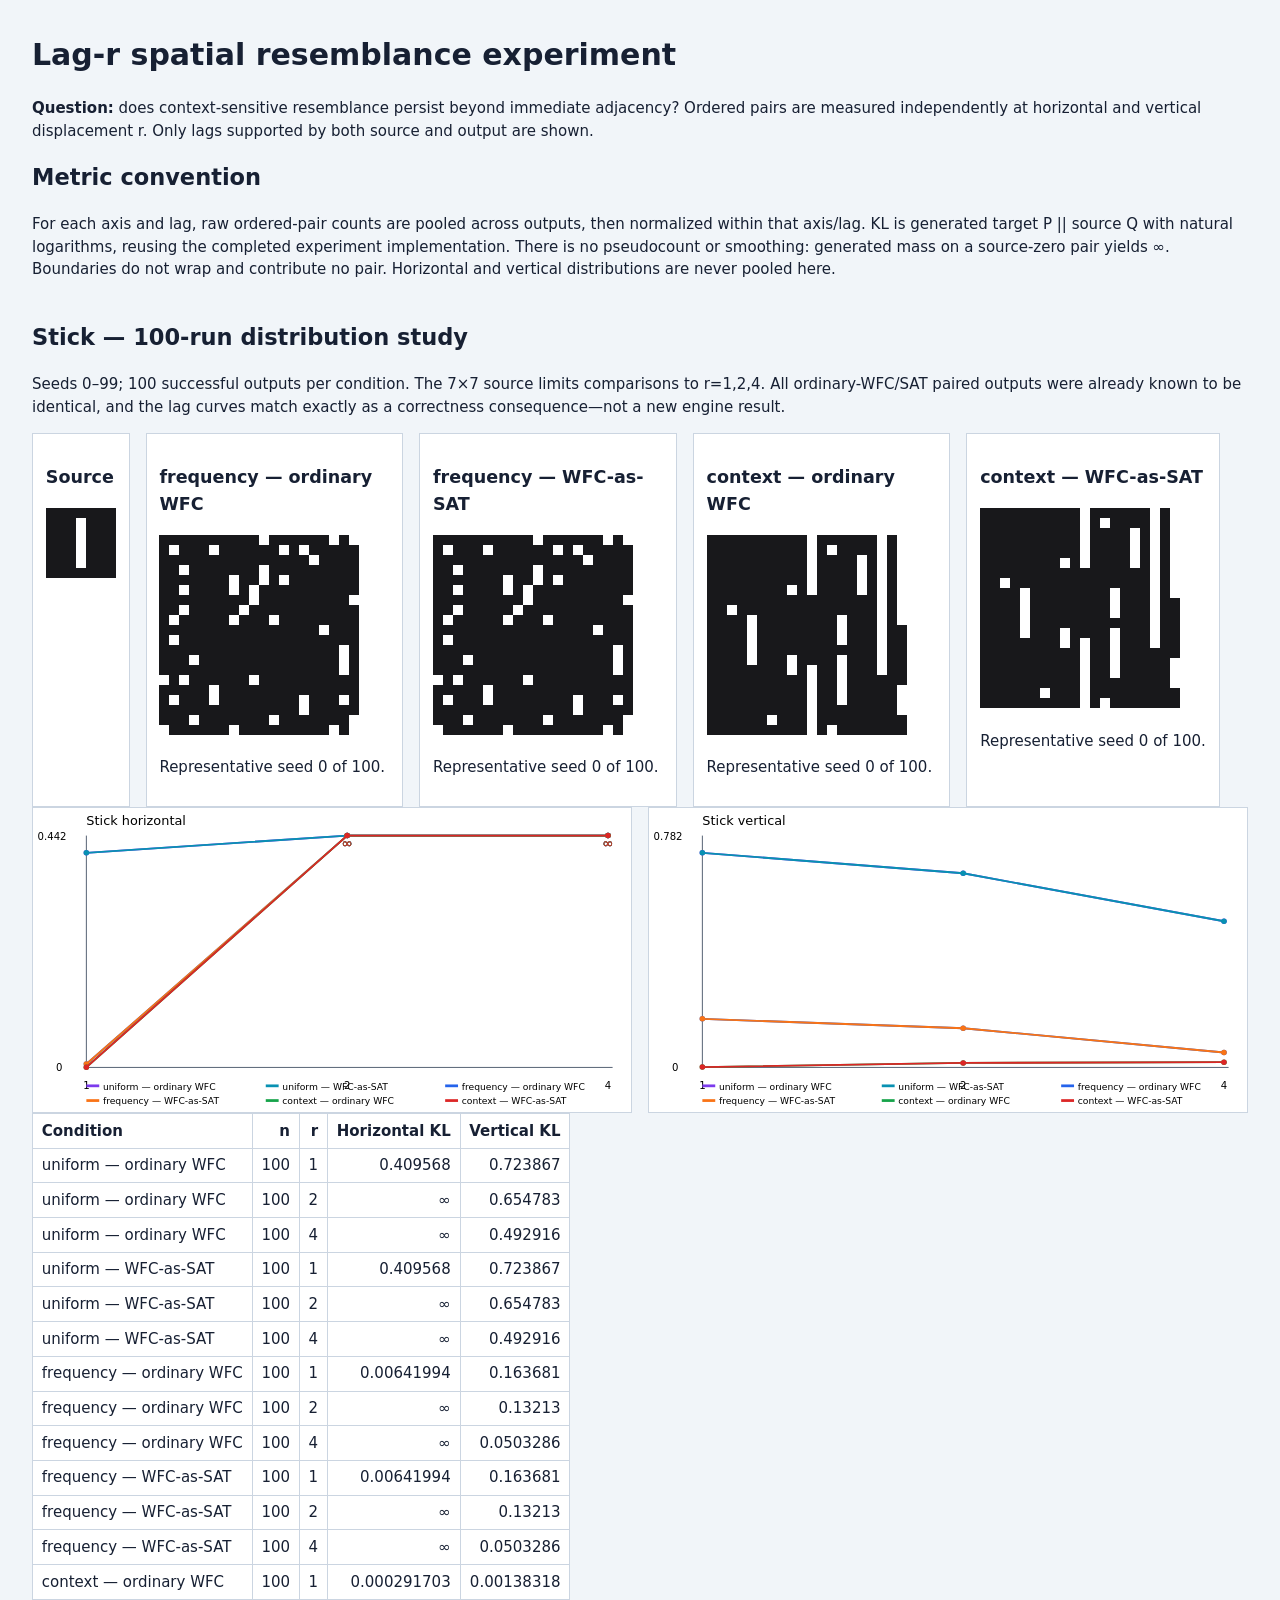
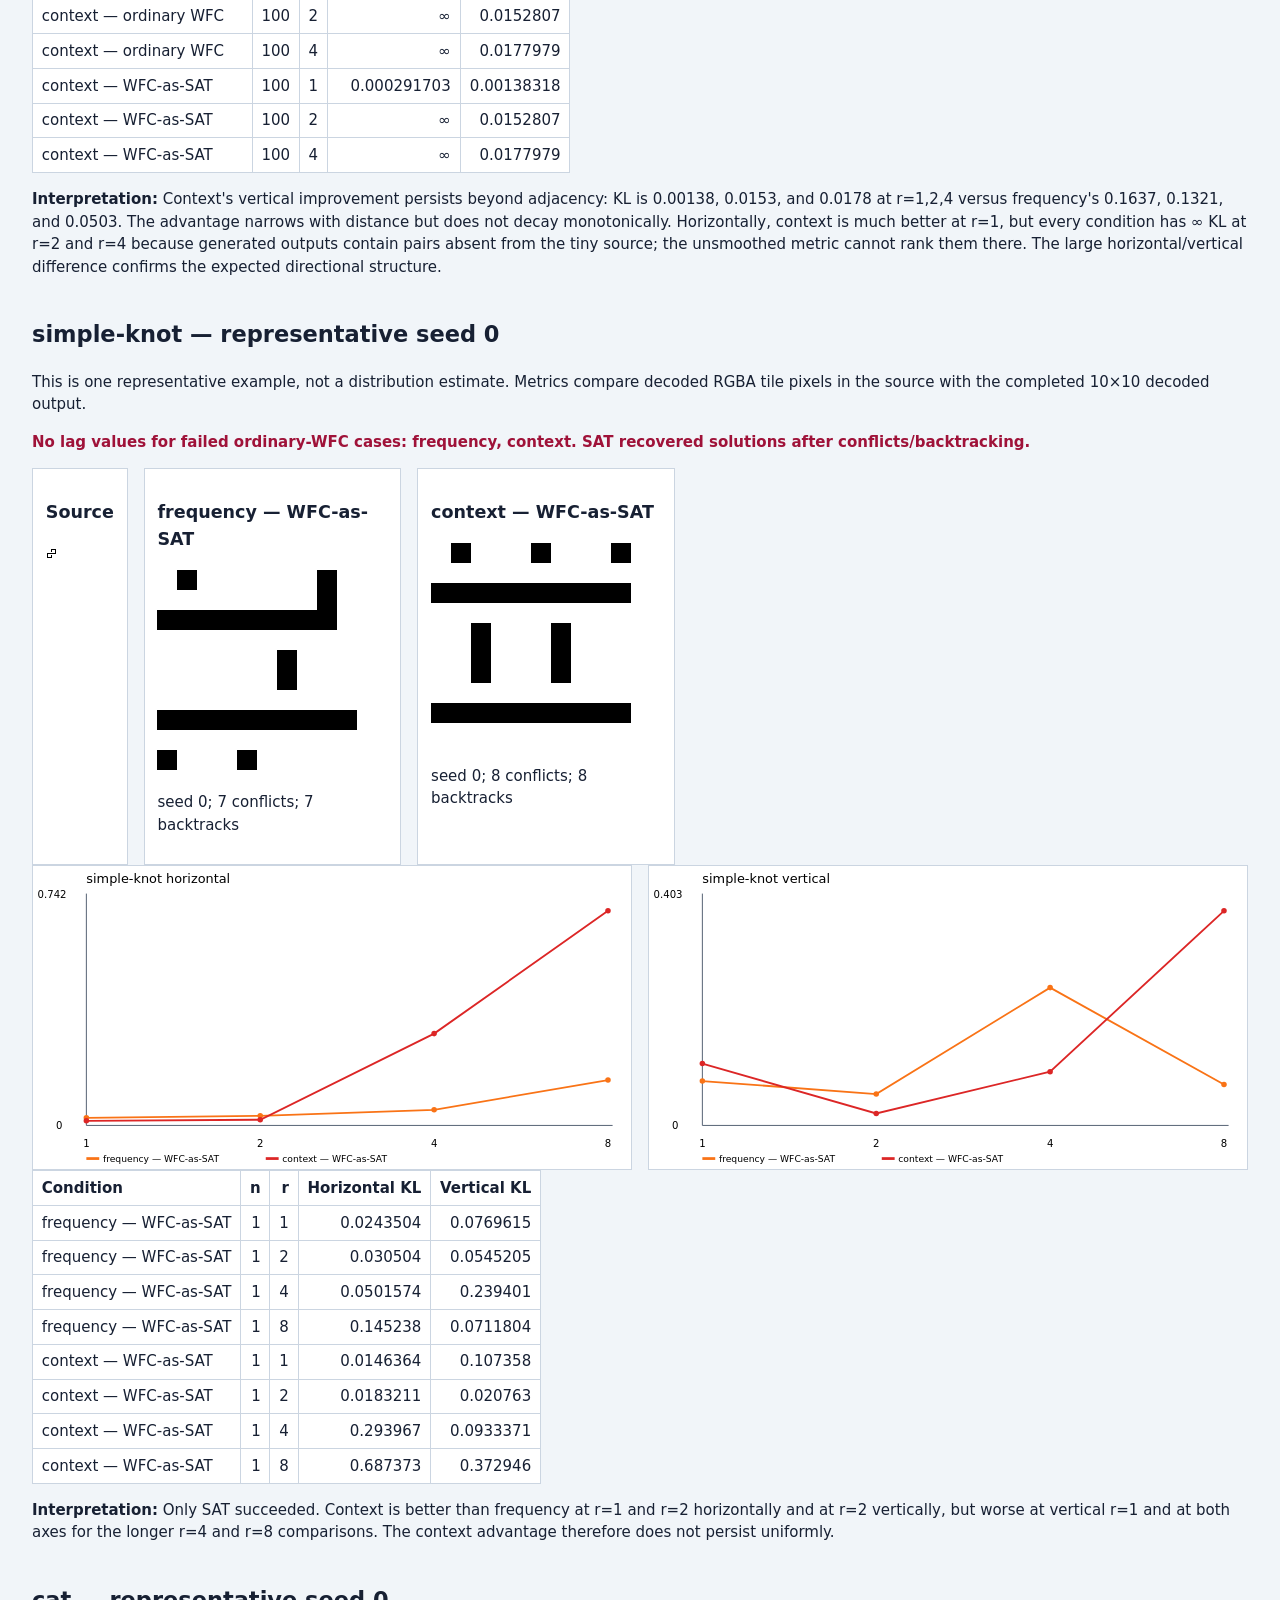
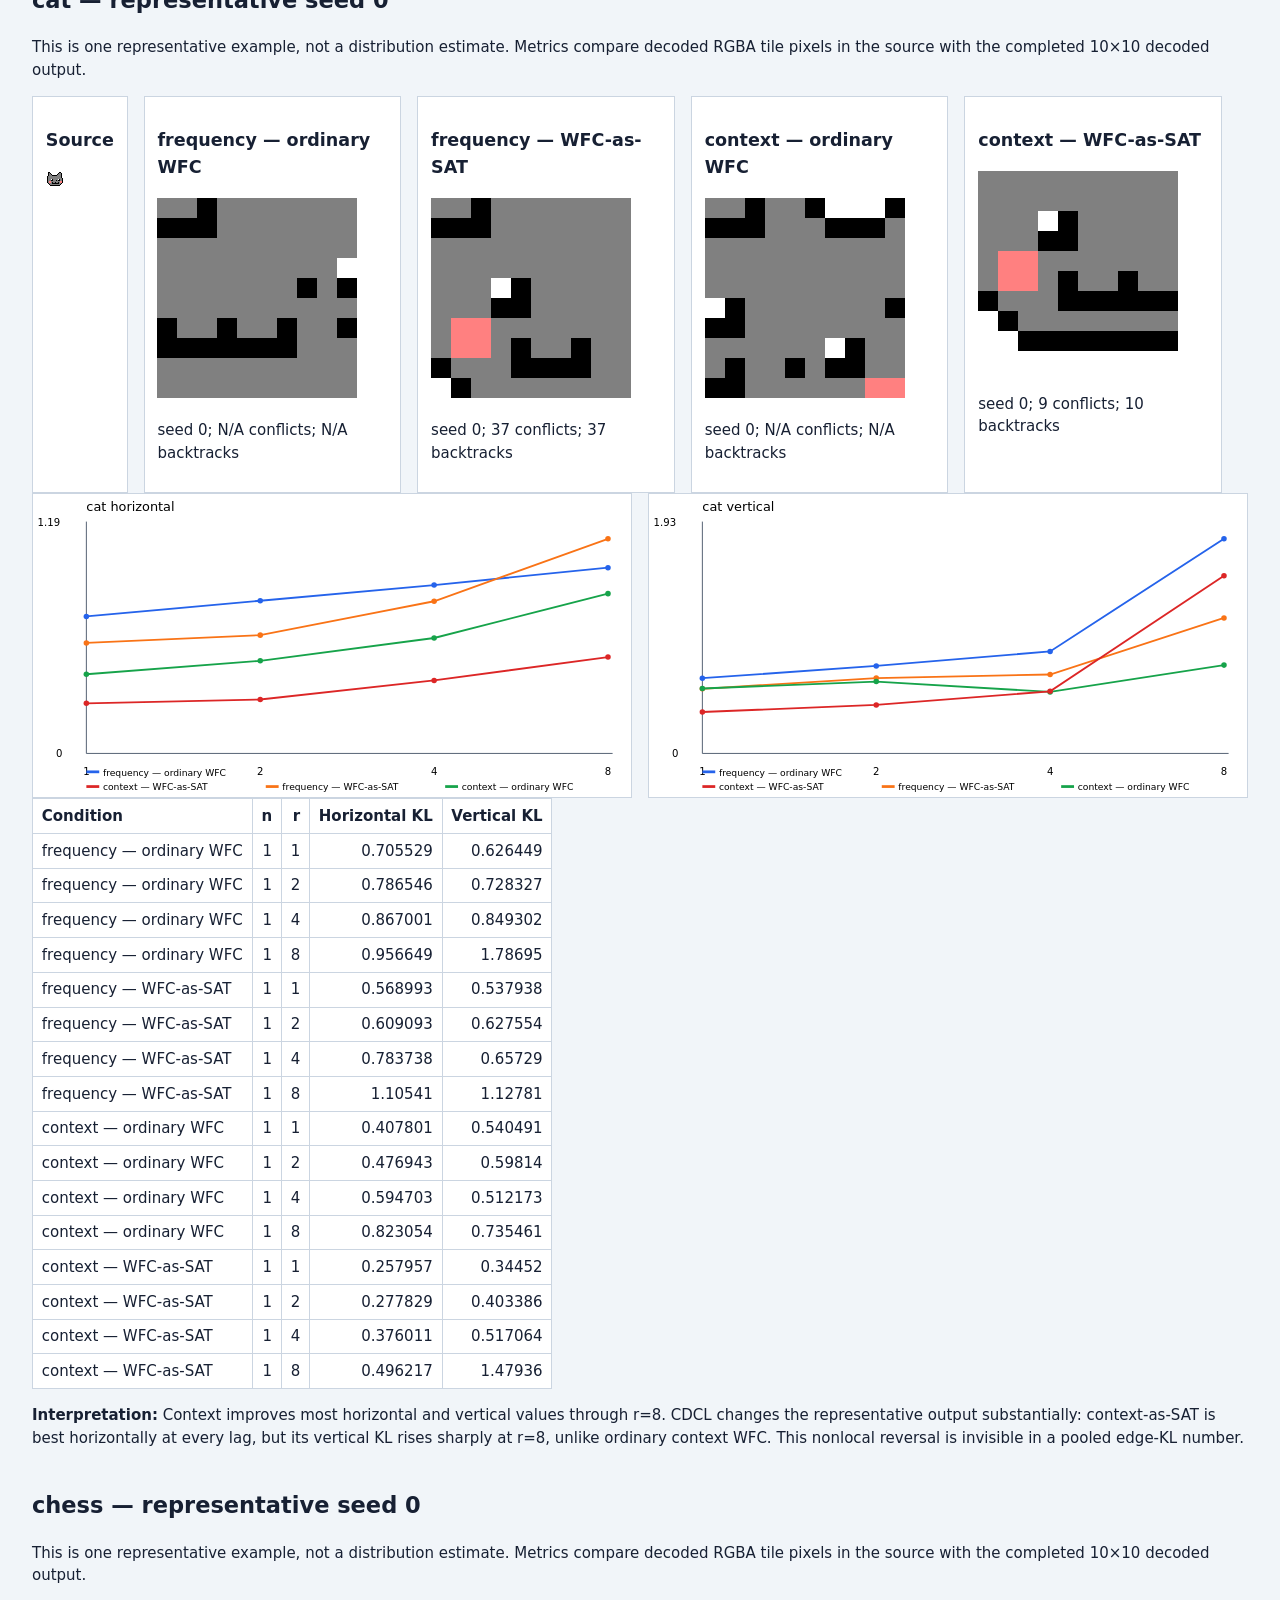
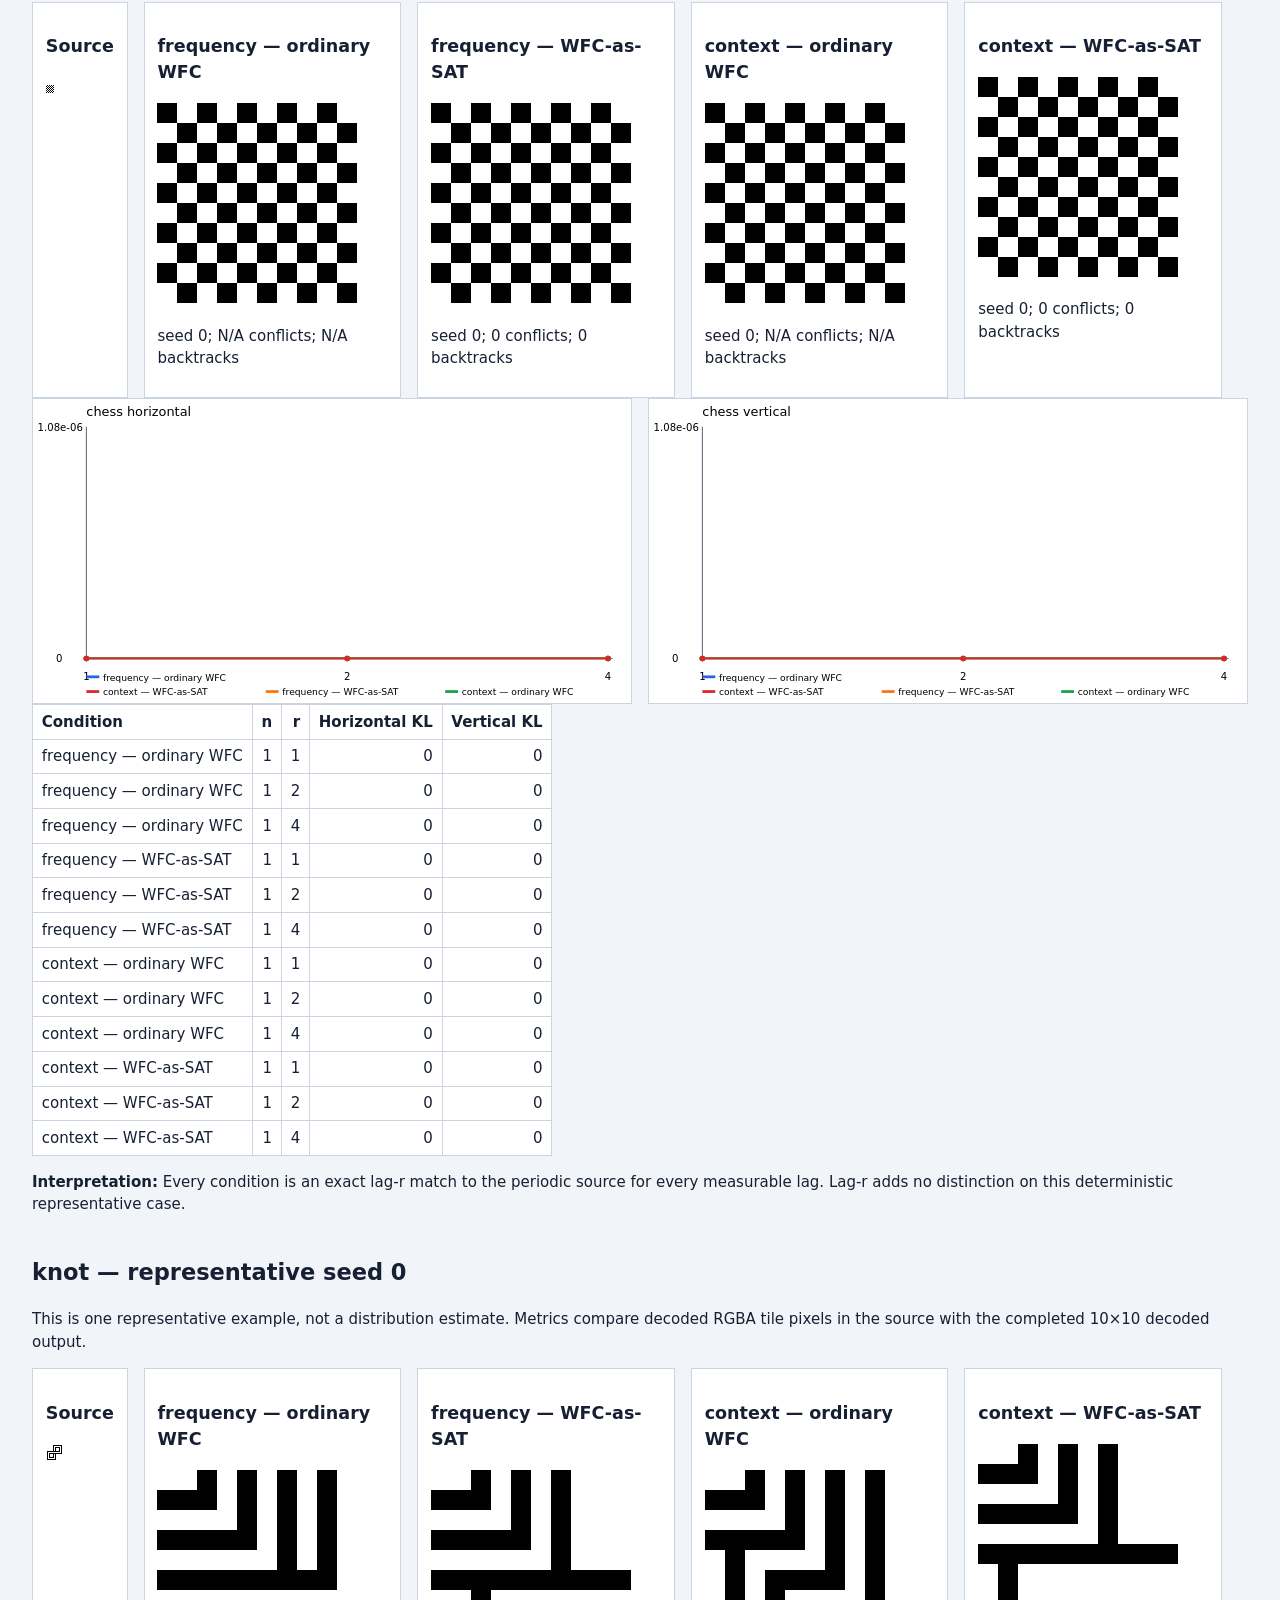
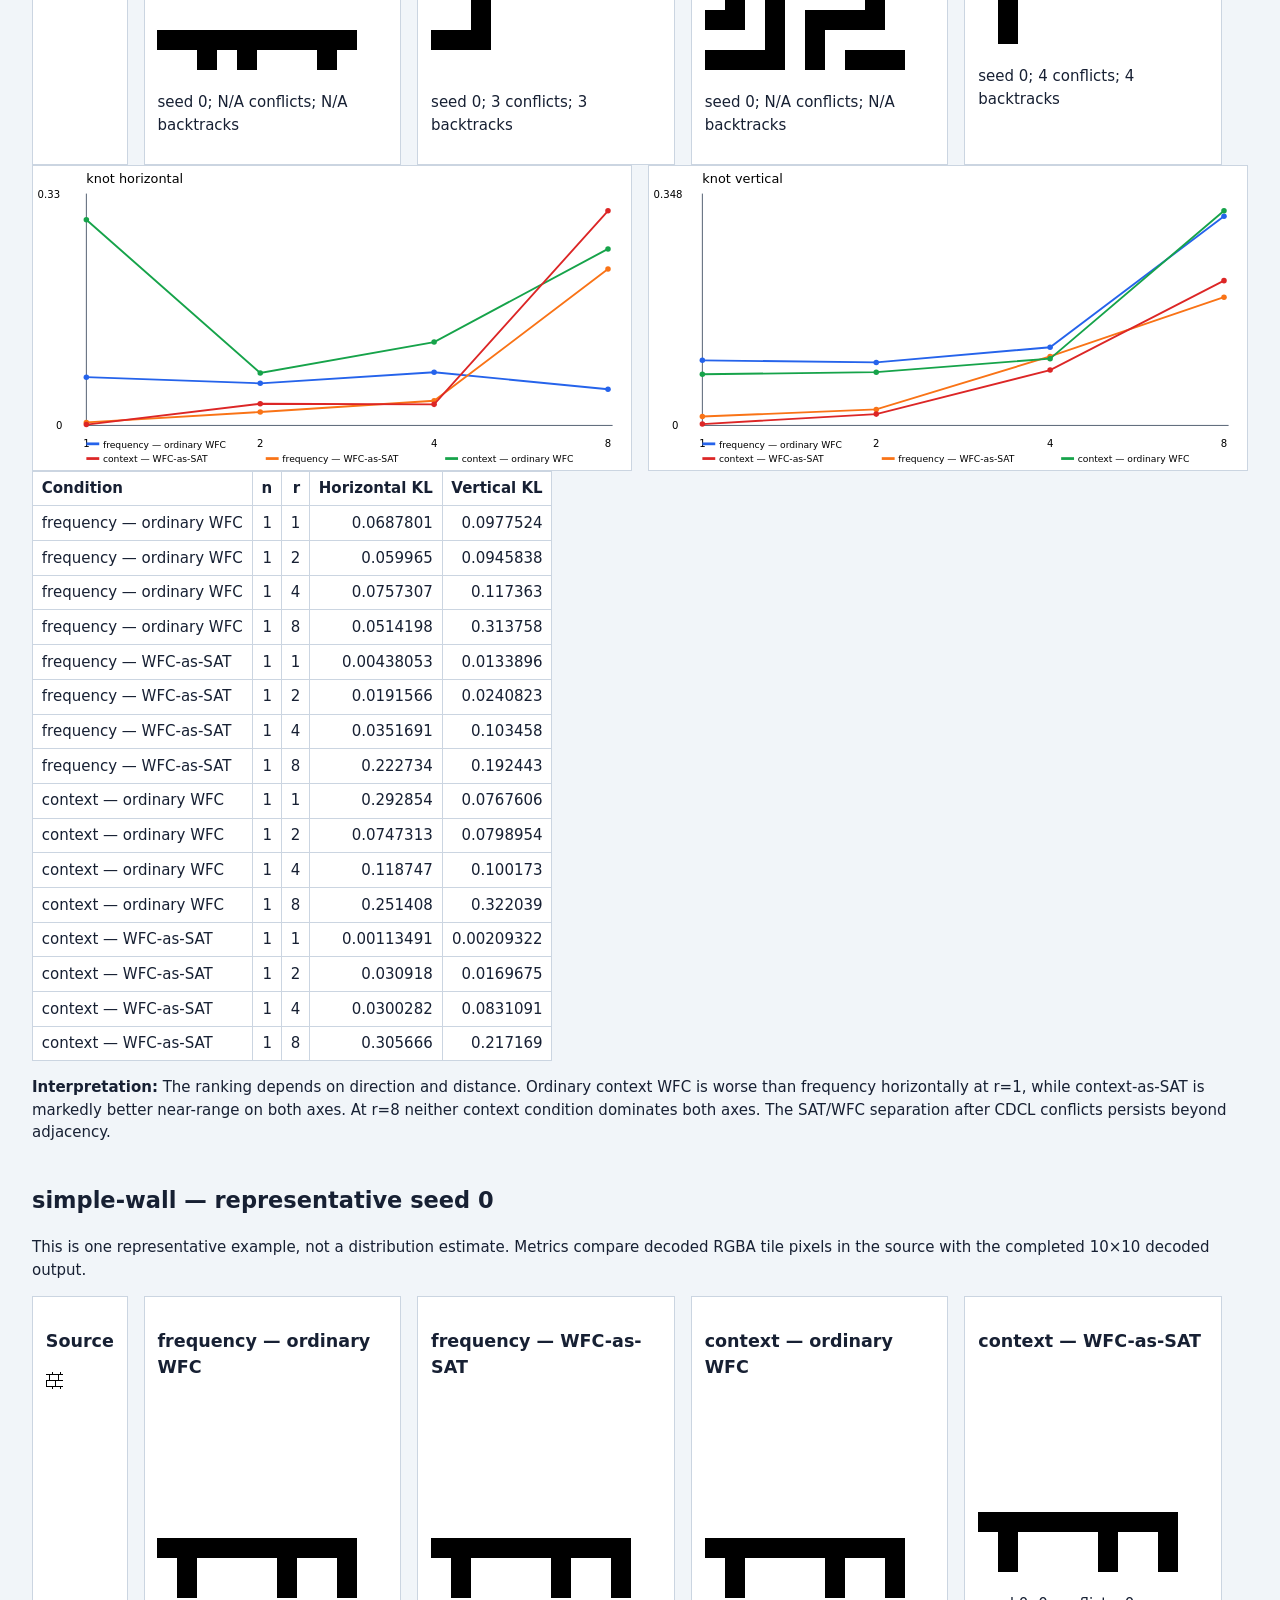
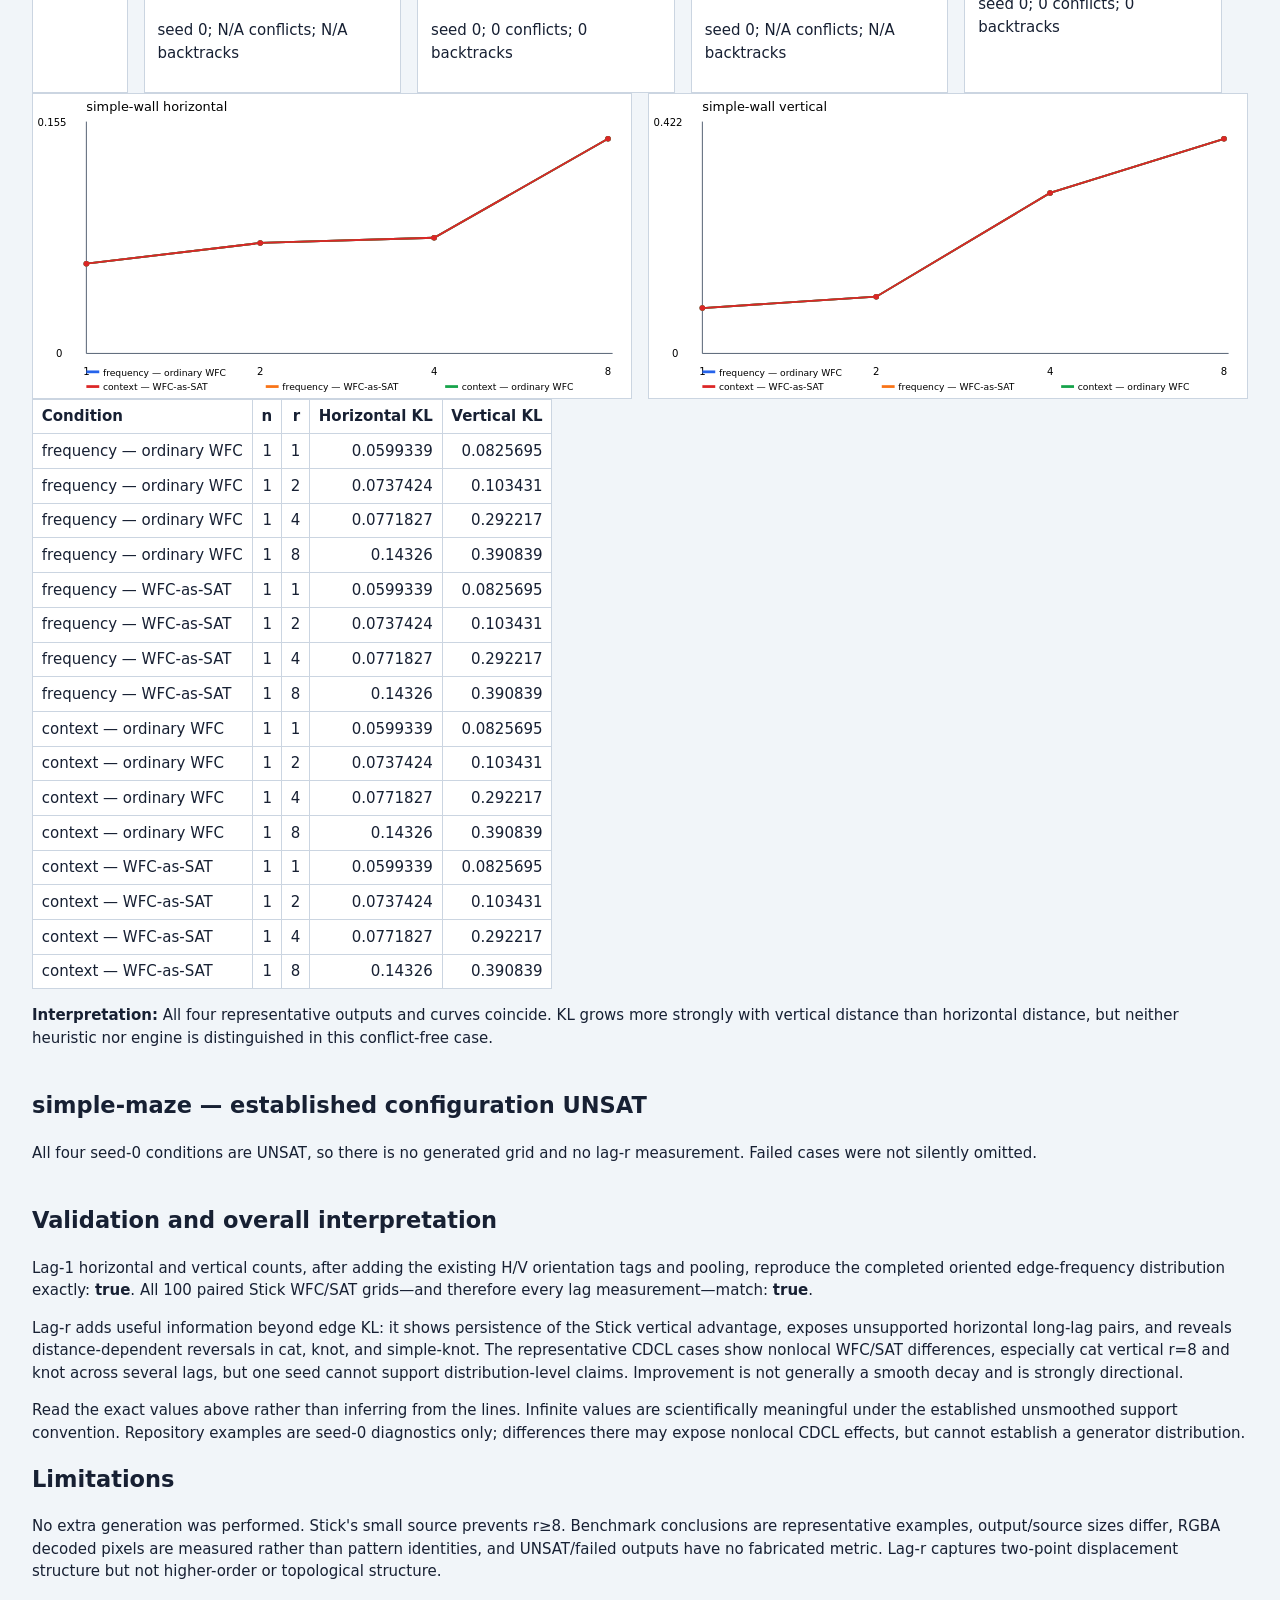
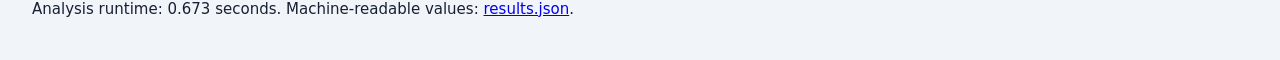
<file: context-sensitive-results/lag-r/index.html>
<!doctype html><html><head><meta charset="utf-8"><title>Lag-r spatial resemblance</title><style>body{font:15px/1.5 system-ui;margin:2rem;background:#f1f5f9;color:#172033}main{max-width:1450px}section{margin:2.5rem 0}.gallery{display:flex;flex-wrap:wrap;gap:1rem}article{background:white;border:1px solid #cbd5e1;padding:.8rem;max-width:230px}img{image-rendering:pixelated;max-width:200px;max-height:200px}.plots{display:grid;grid-template-columns:repeat(auto-fit,minmax(500px,1fr));gap:1rem}svg,table{background:white;border:1px solid #cbd5e1}table{border-collapse:collapse}th,td{padding:.35rem .55rem;border:1px solid #cbd5e1;text-align:right}th:first-child,td:first-child{text-align:left}.warning{color:#9f1239;font-weight:600}code{background:#e2e8f0;padding:.1rem .25rem}</style></head><body><main><h1>Lag-r spatial resemblance experiment</h1><p><strong>Question:</strong> does context-sensitive resemblance persist beyond immediate adjacency? Ordered pairs are measured independently at horizontal and vertical displacement r. Only lags supported by both source and output are shown.</p><h2>Metric convention</h2><p>For each axis and lag, raw ordered-pair counts are pooled across outputs, then normalized within that axis/lag. KL is generated target P || source Q with natural logarithms, reusing the completed experiment implementation. There is no pseudocount or smoothing: generated mass on a source-zero pair yields ∞. Boundaries do not wrap and contribute no pair. Horizontal and vertical distributions are never pooled here.</p><section><h2>Stick — 100-run distribution study</h2><p>Seeds 0–99; 100 successful outputs per condition. The 7×7 source limits comparisons to r=1,2,4. All ordinary-WFC/SAT paired outputs were already known to be identical, and the lag curves match exactly as a correctness consequence—not a new engine result.</p><div class="gallery"><article><h3>Source</h3><img src="stick-source.png" alt="Stick source"></article><article><h3>frequency — ordinary WFC</h3><img src="stick-frequency-ordinary-wfc-seed-0.png" alt="Stick frequency ordinary WFC seed 0"><p>Representative seed 0 of 100.</p></article><article><h3>frequency — WFC-as-SAT</h3><img src="stick-frequency-wfc-as-sat-seed-0.png" alt="Stick frequency WFC-as-SAT seed 0"><p>Representative seed 0 of 100.</p></article><article><h3>context — ordinary WFC</h3><img src="stick-context-ordinary-wfc-seed-0.png" alt="Stick context ordinary WFC seed 0"><p>Representative seed 0 of 100.</p></article><article><h3>context — WFC-as-SAT</h3><img src="stick-context-wfc-as-sat-seed-0.png" alt="Stick context WFC-as-SAT seed 0"><p>Representative seed 0 of 100.</p></article></div><div class="plots"><svg viewBox="0 0 650 330" role="img" aria-label="Stick horizontal"><rect width="100%" height="100%" fill="white"/><text x="58" y="18" font-size="14">Stick horizontal</text><line x1="58" y1="282" x2="630" y2="282" stroke="#475569"/><line x1="58" y1="30" x2="58" y2="282" stroke="#475569"/><text x="5" y="35" font-size="11">0.442</text><text x="25" y="286" font-size="11">0</text><text x="58.0" y="305" text-anchor="middle" font-size="11">1</text><text x="341.5" y="305" text-anchor="middle" font-size="11">2</text><text x="625.0" y="305" text-anchor="middle" font-size="11">4</text><polyline points="58.0,48.7 341.5,30.0 625.0,30.0" fill="none" stroke="#7c3aed" stroke-width="2"/><circle cx="58.0" cy="48.7" r="3" fill="#7c3aed"/><title>uniform — ordinary WFC: 0.409568</title><circle cx="341.5" cy="30.0" r="3" fill="#7c3aed"/><title>uniform — ordinary WFC: ∞</title><text x="341.5" y="43.0" text-anchor="middle" fill="#7c3aed">∞</text><circle cx="625.0" cy="30.0" r="3" fill="#7c3aed"/><title>uniform — ordinary WFC: ∞</title><text x="625.0" y="43.0" text-anchor="middle" fill="#7c3aed">∞</text><polyline points="58.0,48.7 341.5,30.0 625.0,30.0" fill="none" stroke="#0891b2" stroke-width="2"/><circle cx="58.0" cy="48.7" r="3" fill="#0891b2"/><title>uniform — WFC-as-SAT: 0.409568</title><circle cx="341.5" cy="30.0" r="3" fill="#0891b2"/><title>uniform — WFC-as-SAT: ∞</title><text x="341.5" y="43.0" text-anchor="middle" fill="#0891b2">∞</text><circle cx="625.0" cy="30.0" r="3" fill="#0891b2"/><title>uniform — WFC-as-SAT: ∞</title><text x="625.0" y="43.0" text-anchor="middle" fill="#0891b2">∞</text><polyline points="58.0,278.3 341.5,30.0 625.0,30.0" fill="none" stroke="#2563eb" stroke-width="2"/><circle cx="58.0" cy="278.3" r="3" fill="#2563eb"/><title>frequency — ordinary WFC: 0.00641994</title><circle cx="341.5" cy="30.0" r="3" fill="#2563eb"/><title>frequency — ordinary WFC: ∞</title><text x="341.5" y="43.0" text-anchor="middle" fill="#2563eb">∞</text><circle cx="625.0" cy="30.0" r="3" fill="#2563eb"/><title>frequency — ordinary WFC: ∞</title><text x="625.0" y="43.0" text-anchor="middle" fill="#2563eb">∞</text><polyline points="58.0,278.3 341.5,30.0 625.0,30.0" fill="none" stroke="#f97316" stroke-width="2"/><circle cx="58.0" cy="278.3" r="3" fill="#f97316"/><title>frequency — WFC-as-SAT: 0.00641994</title><circle cx="341.5" cy="30.0" r="3" fill="#f97316"/><title>frequency — WFC-as-SAT: ∞</title><text x="341.5" y="43.0" text-anchor="middle" fill="#f97316">∞</text><circle cx="625.0" cy="30.0" r="3" fill="#f97316"/><title>frequency — WFC-as-SAT: ∞</title><text x="625.0" y="43.0" text-anchor="middle" fill="#f97316">∞</text><polyline points="58.0,281.8 341.5,30.0 625.0,30.0" fill="none" stroke="#16a34a" stroke-width="2"/><circle cx="58.0" cy="281.8" r="3" fill="#16a34a"/><title>context — ordinary WFC: 0.000291703</title><circle cx="341.5" cy="30.0" r="3" fill="#16a34a"/><title>context — ordinary WFC: ∞</title><text x="341.5" y="43.0" text-anchor="middle" fill="#16a34a">∞</text><circle cx="625.0" cy="30.0" r="3" fill="#16a34a"/><title>context — ordinary WFC: ∞</title><text x="625.0" y="43.0" text-anchor="middle" fill="#16a34a">∞</text><polyline points="58.0,281.8 341.5,30.0 625.0,30.0" fill="none" stroke="#dc2626" stroke-width="2"/><circle cx="58.0" cy="281.8" r="3" fill="#dc2626"/><title>context — WFC-as-SAT: 0.000291703</title><circle cx="341.5" cy="30.0" r="3" fill="#dc2626"/><title>context — WFC-as-SAT: ∞</title><text x="341.5" y="43.0" text-anchor="middle" fill="#dc2626">∞</text><circle cx="625.0" cy="30.0" r="3" fill="#dc2626"/><title>context — WFC-as-SAT: ∞</title><text x="625.0" y="43.0" text-anchor="middle" fill="#dc2626">∞</text><line x1="58" y1="302" x2="72" y2="302" stroke="#7c3aed" stroke-width="3"/><text x="76" y="306" font-size="10">uniform — ordinary WFC</text><line x1="253" y1="302" x2="267" y2="302" stroke="#0891b2" stroke-width="3"/><text x="271" y="306" font-size="10">uniform — WFC-as-SAT</text><line x1="448" y1="302" x2="462" y2="302" stroke="#2563eb" stroke-width="3"/><text x="466" y="306" font-size="10">frequency — ordinary WFC</text><line x1="58" y1="318" x2="72" y2="318" stroke="#f97316" stroke-width="3"/><text x="76" y="322" font-size="10">frequency — WFC-as-SAT</text><line x1="253" y1="318" x2="267" y2="318" stroke="#16a34a" stroke-width="3"/><text x="271" y="322" font-size="10">context — ordinary WFC</text><line x1="448" y1="318" x2="462" y2="318" stroke="#dc2626" stroke-width="3"/><text x="466" y="322" font-size="10">context — WFC-as-SAT</text></svg><svg viewBox="0 0 650 330" role="img" aria-label="Stick vertical"><rect width="100%" height="100%" fill="white"/><text x="58" y="18" font-size="14">Stick vertical</text><line x1="58" y1="282" x2="630" y2="282" stroke="#475569"/><line x1="58" y1="30" x2="58" y2="282" stroke="#475569"/><text x="5" y="35" font-size="11">0.782</text><text x="25" y="286" font-size="11">0</text><text x="58.0" y="305" text-anchor="middle" font-size="11">1</text><text x="341.5" y="305" text-anchor="middle" font-size="11">2</text><text x="625.0" y="305" text-anchor="middle" font-size="11">4</text><polyline points="58.0,48.7 341.5,70.9 625.0,123.1" fill="none" stroke="#7c3aed" stroke-width="2"/><circle cx="58.0" cy="48.7" r="3" fill="#7c3aed"/><title>uniform — ordinary WFC: 0.723867</title><circle cx="341.5" cy="70.9" r="3" fill="#7c3aed"/><title>uniform — ordinary WFC: 0.654783</title><circle cx="625.0" cy="123.1" r="3" fill="#7c3aed"/><title>uniform — ordinary WFC: 0.492916</title><polyline points="58.0,48.7 341.5,70.9 625.0,123.1" fill="none" stroke="#0891b2" stroke-width="2"/><circle cx="58.0" cy="48.7" r="3" fill="#0891b2"/><title>uniform — WFC-as-SAT: 0.723867</title><circle cx="341.5" cy="70.9" r="3" fill="#0891b2"/><title>uniform — WFC-as-SAT: 0.654783</title><circle cx="625.0" cy="123.1" r="3" fill="#0891b2"/><title>uniform — WFC-as-SAT: 0.492916</title><polyline points="58.0,229.2 341.5,239.4 625.0,265.8" fill="none" stroke="#2563eb" stroke-width="2"/><circle cx="58.0" cy="229.2" r="3" fill="#2563eb"/><title>frequency — ordinary WFC: 0.163681</title><circle cx="341.5" cy="239.4" r="3" fill="#2563eb"/><title>frequency — ordinary WFC: 0.13213</title><circle cx="625.0" cy="265.8" r="3" fill="#2563eb"/><title>frequency — ordinary WFC: 0.0503286</title><polyline points="58.0,229.2 341.5,239.4 625.0,265.8" fill="none" stroke="#f97316" stroke-width="2"/><circle cx="58.0" cy="229.2" r="3" fill="#f97316"/><title>frequency — WFC-as-SAT: 0.163681</title><circle cx="341.5" cy="239.4" r="3" fill="#f97316"/><title>frequency — WFC-as-SAT: 0.13213</title><circle cx="625.0" cy="265.8" r="3" fill="#f97316"/><title>frequency — WFC-as-SAT: 0.0503286</title><polyline points="58.0,281.6 341.5,277.1 625.0,276.3" fill="none" stroke="#16a34a" stroke-width="2"/><circle cx="58.0" cy="281.6" r="3" fill="#16a34a"/><title>context — ordinary WFC: 0.00138318</title><circle cx="341.5" cy="277.1" r="3" fill="#16a34a"/><title>context — ordinary WFC: 0.0152807</title><circle cx="625.0" cy="276.3" r="3" fill="#16a34a"/><title>context — ordinary WFC: 0.0177979</title><polyline points="58.0,281.6 341.5,277.1 625.0,276.3" fill="none" stroke="#dc2626" stroke-width="2"/><circle cx="58.0" cy="281.6" r="3" fill="#dc2626"/><title>context — WFC-as-SAT: 0.00138318</title><circle cx="341.5" cy="277.1" r="3" fill="#dc2626"/><title>context — WFC-as-SAT: 0.0152807</title><circle cx="625.0" cy="276.3" r="3" fill="#dc2626"/><title>context — WFC-as-SAT: 0.0177979</title><line x1="58" y1="302" x2="72" y2="302" stroke="#7c3aed" stroke-width="3"/><text x="76" y="306" font-size="10">uniform — ordinary WFC</text><line x1="253" y1="302" x2="267" y2="302" stroke="#0891b2" stroke-width="3"/><text x="271" y="306" font-size="10">uniform — WFC-as-SAT</text><line x1="448" y1="302" x2="462" y2="302" stroke="#2563eb" stroke-width="3"/><text x="466" y="306" font-size="10">frequency — ordinary WFC</text><line x1="58" y1="318" x2="72" y2="318" stroke="#f97316" stroke-width="3"/><text x="76" y="322" font-size="10">frequency — WFC-as-SAT</text><line x1="253" y1="318" x2="267" y2="318" stroke="#16a34a" stroke-width="3"/><text x="271" y="322" font-size="10">context — ordinary WFC</text><line x1="448" y1="318" x2="462" y2="318" stroke="#dc2626" stroke-width="3"/><text x="466" y="322" font-size="10">context — WFC-as-SAT</text></svg></div><table><thead><tr><th>Condition</th><th>n</th><th>r</th><th>Horizontal KL</th><th>Vertical KL</th></tr></thead><tbody><tr><td>uniform — ordinary WFC</td><td>100</td><td>1</td><td>0.409568</td><td>0.723867</td></tr><tr><td>uniform — ordinary WFC</td><td>100</td><td>2</td><td>∞</td><td>0.654783</td></tr><tr><td>uniform — ordinary WFC</td><td>100</td><td>4</td><td>∞</td><td>0.492916</td></tr><tr><td>uniform — WFC-as-SAT</td><td>100</td><td>1</td><td>0.409568</td><td>0.723867</td></tr><tr><td>uniform — WFC-as-SAT</td><td>100</td><td>2</td><td>∞</td><td>0.654783</td></tr><tr><td>uniform — WFC-as-SAT</td><td>100</td><td>4</td><td>∞</td><td>0.492916</td></tr><tr><td>frequency — ordinary WFC</td><td>100</td><td>1</td><td>0.00641994</td><td>0.163681</td></tr><tr><td>frequency — ordinary WFC</td><td>100</td><td>2</td><td>∞</td><td>0.13213</td></tr><tr><td>frequency — ordinary WFC</td><td>100</td><td>4</td><td>∞</td><td>0.0503286</td></tr><tr><td>frequency — WFC-as-SAT</td><td>100</td><td>1</td><td>0.00641994</td><td>0.163681</td></tr><tr><td>frequency — WFC-as-SAT</td><td>100</td><td>2</td><td>∞</td><td>0.13213</td></tr><tr><td>frequency — WFC-as-SAT</td><td>100</td><td>4</td><td>∞</td><td>0.0503286</td></tr><tr><td>context — ordinary WFC</td><td>100</td><td>1</td><td>0.000291703</td><td>0.00138318</td></tr><tr><td>context — ordinary WFC</td><td>100</td><td>2</td><td>∞</td><td>0.0152807</td></tr><tr><td>context — ordinary WFC</td><td>100</td><td>4</td><td>∞</td><td>0.0177979</td></tr><tr><td>context — WFC-as-SAT</td><td>100</td><td>1</td><td>0.000291703</td><td>0.00138318</td></tr><tr><td>context — WFC-as-SAT</td><td>100</td><td>2</td><td>∞</td><td>0.0152807</td></tr><tr><td>context — WFC-as-SAT</td><td>100</td><td>4</td><td>∞</td><td>0.0177979</td></tr></tbody></table><p><strong>Interpretation:</strong> Context's vertical improvement persists beyond adjacency: KL is 0.00138, 0.0153, and 0.0178 at r=1,2,4 versus frequency's 0.1637, 0.1321, and 0.0503. The advantage narrows with distance but does not decay monotonically. Horizontally, context is much better at r=1, but every condition has ∞ KL at r=2 and r=4 because generated outputs contain pairs absent from the tiny source; the unsmoothed metric cannot rank them there. The large horizontal/vertical difference confirms the expected directional structure.</p></section><section><h2>simple-knot — representative seed 0</h2><p>This is one representative example, not a distribution estimate. Metrics compare decoded RGBA tile pixels in the source with the completed 10×10 decoded output.</p><p class="warning">No lag values for failed ordinary-WFC cases: frequency, context. SAT recovered solutions after conflicts/backtracking.</p><div class="gallery"><article><h3>Source</h3><img src="../../examples/simple-knot.png" alt="simple-knot source"></article><article><h3>frequency — WFC-as-SAT</h3><img src="../meeting-report/benchmarks/simple-knot-frequency-wfc-as-sat.png" alt="frequency — WFC-as-SAT"><p>seed 0; 7 conflicts; 7 backtracks</p></article><article><h3>context — WFC-as-SAT</h3><img src="../meeting-report/benchmarks/simple-knot-context-wfc-as-sat.png" alt="context — WFC-as-SAT"><p>seed 0; 8 conflicts; 8 backtracks</p></article></div><div class="plots"><svg viewBox="0 0 650 330" role="img" aria-label="simple-knot horizontal"><rect width="100%" height="100%" fill="white"/><text x="58" y="18" font-size="14">simple-knot horizontal</text><line x1="58" y1="282" x2="630" y2="282" stroke="#475569"/><line x1="58" y1="30" x2="58" y2="282" stroke="#475569"/><text x="5" y="35" font-size="11">0.742</text><text x="25" y="286" font-size="11">0</text><text x="58.0" y="305" text-anchor="middle" font-size="11">1</text><text x="247.0" y="305" text-anchor="middle" font-size="11">2</text><text x="436.0" y="305" text-anchor="middle" font-size="11">4</text><text x="625.0" y="305" text-anchor="middle" font-size="11">8</text><polyline points="58.0,273.7 247.0,271.6 436.0,265.0 625.0,232.7" fill="none" stroke="#f97316" stroke-width="2"/><circle cx="58.0" cy="273.7" r="3" fill="#f97316"/><title>frequency — WFC-as-SAT: 0.0243504</title><circle cx="247.0" cy="271.6" r="3" fill="#f97316"/><title>frequency — WFC-as-SAT: 0.030504</title><circle cx="436.0" cy="265.0" r="3" fill="#f97316"/><title>frequency — WFC-as-SAT: 0.0501574</title><circle cx="625.0" cy="232.7" r="3" fill="#f97316"/><title>frequency — WFC-as-SAT: 0.145238</title><polyline points="58.0,277.0 247.0,275.8 436.0,182.2 625.0,48.7" fill="none" stroke="#dc2626" stroke-width="2"/><circle cx="58.0" cy="277.0" r="3" fill="#dc2626"/><title>context — WFC-as-SAT: 0.0146364</title><circle cx="247.0" cy="275.8" r="3" fill="#dc2626"/><title>context — WFC-as-SAT: 0.0183211</title><circle cx="436.0" cy="182.2" r="3" fill="#dc2626"/><title>context — WFC-as-SAT: 0.293967</title><circle cx="625.0" cy="48.7" r="3" fill="#dc2626"/><title>context — WFC-as-SAT: 0.687373</title><line x1="58" y1="318" x2="72" y2="318" stroke="#f97316" stroke-width="3"/><text x="76" y="322" font-size="10">frequency — WFC-as-SAT</text><line x1="253" y1="318" x2="267" y2="318" stroke="#dc2626" stroke-width="3"/><text x="271" y="322" font-size="10">context — WFC-as-SAT</text></svg><svg viewBox="0 0 650 330" role="img" aria-label="simple-knot vertical"><rect width="100%" height="100%" fill="white"/><text x="58" y="18" font-size="14">simple-knot vertical</text><line x1="58" y1="282" x2="630" y2="282" stroke="#475569"/><line x1="58" y1="30" x2="58" y2="282" stroke="#475569"/><text x="5" y="35" font-size="11">0.403</text><text x="25" y="286" font-size="11">0</text><text x="58.0" y="305" text-anchor="middle" font-size="11">1</text><text x="247.0" y="305" text-anchor="middle" font-size="11">2</text><text x="436.0" y="305" text-anchor="middle" font-size="11">4</text><text x="625.0" y="305" text-anchor="middle" font-size="11">8</text><polyline points="58.0,233.8 247.0,247.9 436.0,132.2 625.0,237.5" fill="none" stroke="#f97316" stroke-width="2"/><circle cx="58.0" cy="233.8" r="3" fill="#f97316"/><title>frequency — WFC-as-SAT: 0.0769615</title><circle cx="247.0" cy="247.9" r="3" fill="#f97316"/><title>frequency — WFC-as-SAT: 0.0545205</title><circle cx="436.0" cy="132.2" r="3" fill="#f97316"/><title>frequency — WFC-as-SAT: 0.239401</title><circle cx="625.0" cy="237.5" r="3" fill="#f97316"/><title>frequency — WFC-as-SAT: 0.0711804</title><polyline points="58.0,214.8 247.0,269.0 436.0,223.6 625.0,48.7" fill="none" stroke="#dc2626" stroke-width="2"/><circle cx="58.0" cy="214.8" r="3" fill="#dc2626"/><title>context — WFC-as-SAT: 0.107358</title><circle cx="247.0" cy="269.0" r="3" fill="#dc2626"/><title>context — WFC-as-SAT: 0.020763</title><circle cx="436.0" cy="223.6" r="3" fill="#dc2626"/><title>context — WFC-as-SAT: 0.0933371</title><circle cx="625.0" cy="48.7" r="3" fill="#dc2626"/><title>context — WFC-as-SAT: 0.372946</title><line x1="58" y1="318" x2="72" y2="318" stroke="#f97316" stroke-width="3"/><text x="76" y="322" font-size="10">frequency — WFC-as-SAT</text><line x1="253" y1="318" x2="267" y2="318" stroke="#dc2626" stroke-width="3"/><text x="271" y="322" font-size="10">context — WFC-as-SAT</text></svg></div><table><thead><tr><th>Condition</th><th>n</th><th>r</th><th>Horizontal KL</th><th>Vertical KL</th></tr></thead><tbody><tr><td>frequency — WFC-as-SAT</td><td>1</td><td>1</td><td>0.0243504</td><td>0.0769615</td></tr><tr><td>frequency — WFC-as-SAT</td><td>1</td><td>2</td><td>0.030504</td><td>0.0545205</td></tr><tr><td>frequency — WFC-as-SAT</td><td>1</td><td>4</td><td>0.0501574</td><td>0.239401</td></tr><tr><td>frequency — WFC-as-SAT</td><td>1</td><td>8</td><td>0.145238</td><td>0.0711804</td></tr><tr><td>context — WFC-as-SAT</td><td>1</td><td>1</td><td>0.0146364</td><td>0.107358</td></tr><tr><td>context — WFC-as-SAT</td><td>1</td><td>2</td><td>0.0183211</td><td>0.020763</td></tr><tr><td>context — WFC-as-SAT</td><td>1</td><td>4</td><td>0.293967</td><td>0.0933371</td></tr><tr><td>context — WFC-as-SAT</td><td>1</td><td>8</td><td>0.687373</td><td>0.372946</td></tr></tbody></table><p><strong>Interpretation:</strong> Only SAT succeeded. Context is better than frequency at r=1 and r=2 horizontally and at r=2 vertically, but worse at vertical r=1 and at both axes for the longer r=4 and r=8 comparisons. The context advantage therefore does not persist uniformly.</p></section><section><h2>cat — representative seed 0</h2><p>This is one representative example, not a distribution estimate. Metrics compare decoded RGBA tile pixels in the source with the completed 10×10 decoded output.</p><div class="gallery"><article><h3>Source</h3><img src="../../examples/cat.png" alt="cat source"></article><article><h3>frequency — ordinary WFC</h3><img src="../meeting-report/benchmarks/cat-frequency-ordinary-wfc.png" alt="frequency — ordinary WFC"><p>seed 0; N/A conflicts; N/A backtracks</p></article><article><h3>frequency — WFC-as-SAT</h3><img src="../meeting-report/benchmarks/cat-frequency-wfc-as-sat.png" alt="frequency — WFC-as-SAT"><p>seed 0; 37 conflicts; 37 backtracks</p></article><article><h3>context — ordinary WFC</h3><img src="../meeting-report/benchmarks/cat-context-ordinary-wfc.png" alt="context — ordinary WFC"><p>seed 0; N/A conflicts; N/A backtracks</p></article><article><h3>context — WFC-as-SAT</h3><img src="../meeting-report/benchmarks/cat-context-wfc-as-sat.png" alt="context — WFC-as-SAT"><p>seed 0; 9 conflicts; 10 backtracks</p></article></div><div class="plots"><svg viewBox="0 0 650 330" role="img" aria-label="cat horizontal"><rect width="100%" height="100%" fill="white"/><text x="58" y="18" font-size="14">cat horizontal</text><line x1="58" y1="282" x2="630" y2="282" stroke="#475569"/><line x1="58" y1="30" x2="58" y2="282" stroke="#475569"/><text x="5" y="35" font-size="11">1.19</text><text x="25" y="286" font-size="11">0</text><text x="58.0" y="305" text-anchor="middle" font-size="11">1</text><text x="247.0" y="305" text-anchor="middle" font-size="11">2</text><text x="436.0" y="305" text-anchor="middle" font-size="11">4</text><text x="625.0" y="305" text-anchor="middle" font-size="11">8</text><polyline points="58.0,133.1 247.0,116.0 436.0,99.0 625.0,80.1" fill="none" stroke="#2563eb" stroke-width="2"/><circle cx="58.0" cy="133.1" r="3" fill="#2563eb"/><title>frequency — ordinary WFC: 0.705529</title><circle cx="247.0" cy="116.0" r="3" fill="#2563eb"/><title>frequency — ordinary WFC: 0.786546</title><circle cx="436.0" cy="99.0" r="3" fill="#2563eb"/><title>frequency — ordinary WFC: 0.867001</title><circle cx="625.0" cy="80.1" r="3" fill="#2563eb"/><title>frequency — ordinary WFC: 0.956649</title><polyline points="58.0,161.9 247.0,153.4 436.0,116.6 625.0,48.7" fill="none" stroke="#f97316" stroke-width="2"/><circle cx="58.0" cy="161.9" r="3" fill="#f97316"/><title>frequency — WFC-as-SAT: 0.568993</title><circle cx="247.0" cy="153.4" r="3" fill="#f97316"/><title>frequency — WFC-as-SAT: 0.609093</title><circle cx="436.0" cy="116.6" r="3" fill="#f97316"/><title>frequency — WFC-as-SAT: 0.783738</title><circle cx="625.0" cy="48.7" r="3" fill="#f97316"/><title>frequency — WFC-as-SAT: 1.10541</title><polyline points="58.0,195.9 247.0,181.3 436.0,156.5 625.0,108.3" fill="none" stroke="#16a34a" stroke-width="2"/><circle cx="58.0" cy="195.9" r="3" fill="#16a34a"/><title>context — ordinary WFC: 0.407801</title><circle cx="247.0" cy="181.3" r="3" fill="#16a34a"/><title>context — ordinary WFC: 0.476943</title><circle cx="436.0" cy="156.5" r="3" fill="#16a34a"/><title>context — ordinary WFC: 0.594703</title><circle cx="625.0" cy="108.3" r="3" fill="#16a34a"/><title>context — ordinary WFC: 0.823054</title><polyline points="58.0,227.5 247.0,223.4 436.0,202.6 625.0,177.3" fill="none" stroke="#dc2626" stroke-width="2"/><circle cx="58.0" cy="227.5" r="3" fill="#dc2626"/><title>context — WFC-as-SAT: 0.257957</title><circle cx="247.0" cy="223.4" r="3" fill="#dc2626"/><title>context — WFC-as-SAT: 0.277829</title><circle cx="436.0" cy="202.6" r="3" fill="#dc2626"/><title>context — WFC-as-SAT: 0.376011</title><circle cx="625.0" cy="177.3" r="3" fill="#dc2626"/><title>context — WFC-as-SAT: 0.496217</title><line x1="58" y1="302" x2="72" y2="302" stroke="#2563eb" stroke-width="3"/><text x="76" y="306" font-size="10">frequency — ordinary WFC</text><line x1="253" y1="318" x2="267" y2="318" stroke="#f97316" stroke-width="3"/><text x="271" y="322" font-size="10">frequency — WFC-as-SAT</text><line x1="448" y1="318" x2="462" y2="318" stroke="#16a34a" stroke-width="3"/><text x="466" y="322" font-size="10">context — ordinary WFC</text><line x1="58" y1="318" x2="72" y2="318" stroke="#dc2626" stroke-width="3"/><text x="76" y="322" font-size="10">context — WFC-as-SAT</text></svg><svg viewBox="0 0 650 330" role="img" aria-label="cat vertical"><rect width="100%" height="100%" fill="white"/><text x="58" y="18" font-size="14">cat vertical</text><line x1="58" y1="282" x2="630" y2="282" stroke="#475569"/><line x1="58" y1="30" x2="58" y2="282" stroke="#475569"/><text x="5" y="35" font-size="11">1.93</text><text x="25" y="286" font-size="11">0</text><text x="58.0" y="305" text-anchor="middle" font-size="11">1</text><text x="247.0" y="305" text-anchor="middle" font-size="11">2</text><text x="436.0" y="305" text-anchor="middle" font-size="11">4</text><text x="625.0" y="305" text-anchor="middle" font-size="11">8</text><polyline points="58.0,200.2 247.0,186.9 436.0,171.1 625.0,48.7" fill="none" stroke="#2563eb" stroke-width="2"/><circle cx="58.0" cy="200.2" r="3" fill="#2563eb"/><title>frequency — ordinary WFC: 0.626449</title><circle cx="247.0" cy="186.9" r="3" fill="#2563eb"/><title>frequency — ordinary WFC: 0.728327</title><circle cx="436.0" cy="171.1" r="3" fill="#2563eb"/><title>frequency — ordinary WFC: 0.849302</title><circle cx="625.0" cy="48.7" r="3" fill="#2563eb"/><title>frequency — ordinary WFC: 1.78695</title><polyline points="58.0,211.8 247.0,200.1 436.0,196.2 625.0,134.7" fill="none" stroke="#f97316" stroke-width="2"/><circle cx="58.0" cy="211.8" r="3" fill="#f97316"/><title>frequency — WFC-as-SAT: 0.537938</title><circle cx="247.0" cy="200.1" r="3" fill="#f97316"/><title>frequency — WFC-as-SAT: 0.627554</title><circle cx="436.0" cy="196.2" r="3" fill="#f97316"/><title>frequency — WFC-as-SAT: 0.65729</title><circle cx="625.0" cy="134.7" r="3" fill="#f97316"/><title>frequency — WFC-as-SAT: 1.12781</title><polyline points="58.0,211.4 247.0,203.9 436.0,215.1 625.0,186.0" fill="none" stroke="#16a34a" stroke-width="2"/><circle cx="58.0" cy="211.4" r="3" fill="#16a34a"/><title>context — ordinary WFC: 0.540491</title><circle cx="247.0" cy="203.9" r="3" fill="#16a34a"/><title>context — ordinary WFC: 0.59814</title><circle cx="436.0" cy="215.1" r="3" fill="#16a34a"/><title>context — ordinary WFC: 0.512173</title><circle cx="625.0" cy="186.0" r="3" fill="#16a34a"/><title>context — ordinary WFC: 0.735461</title><polyline points="58.0,237.0 247.0,229.3 436.0,214.5 625.0,88.8" fill="none" stroke="#dc2626" stroke-width="2"/><circle cx="58.0" cy="237.0" r="3" fill="#dc2626"/><title>context — WFC-as-SAT: 0.34452</title><circle cx="247.0" cy="229.3" r="3" fill="#dc2626"/><title>context — WFC-as-SAT: 0.403386</title><circle cx="436.0" cy="214.5" r="3" fill="#dc2626"/><title>context — WFC-as-SAT: 0.517064</title><circle cx="625.0" cy="88.8" r="3" fill="#dc2626"/><title>context — WFC-as-SAT: 1.47936</title><line x1="58" y1="302" x2="72" y2="302" stroke="#2563eb" stroke-width="3"/><text x="76" y="306" font-size="10">frequency — ordinary WFC</text><line x1="253" y1="318" x2="267" y2="318" stroke="#f97316" stroke-width="3"/><text x="271" y="322" font-size="10">frequency — WFC-as-SAT</text><line x1="448" y1="318" x2="462" y2="318" stroke="#16a34a" stroke-width="3"/><text x="466" y="322" font-size="10">context — ordinary WFC</text><line x1="58" y1="318" x2="72" y2="318" stroke="#dc2626" stroke-width="3"/><text x="76" y="322" font-size="10">context — WFC-as-SAT</text></svg></div><table><thead><tr><th>Condition</th><th>n</th><th>r</th><th>Horizontal KL</th><th>Vertical KL</th></tr></thead><tbody><tr><td>frequency — ordinary WFC</td><td>1</td><td>1</td><td>0.705529</td><td>0.626449</td></tr><tr><td>frequency — ordinary WFC</td><td>1</td><td>2</td><td>0.786546</td><td>0.728327</td></tr><tr><td>frequency — ordinary WFC</td><td>1</td><td>4</td><td>0.867001</td><td>0.849302</td></tr><tr><td>frequency — ordinary WFC</td><td>1</td><td>8</td><td>0.956649</td><td>1.78695</td></tr><tr><td>frequency — WFC-as-SAT</td><td>1</td><td>1</td><td>0.568993</td><td>0.537938</td></tr><tr><td>frequency — WFC-as-SAT</td><td>1</td><td>2</td><td>0.609093</td><td>0.627554</td></tr><tr><td>frequency — WFC-as-SAT</td><td>1</td><td>4</td><td>0.783738</td><td>0.65729</td></tr><tr><td>frequency — WFC-as-SAT</td><td>1</td><td>8</td><td>1.10541</td><td>1.12781</td></tr><tr><td>context — ordinary WFC</td><td>1</td><td>1</td><td>0.407801</td><td>0.540491</td></tr><tr><td>context — ordinary WFC</td><td>1</td><td>2</td><td>0.476943</td><td>0.59814</td></tr><tr><td>context — ordinary WFC</td><td>1</td><td>4</td><td>0.594703</td><td>0.512173</td></tr><tr><td>context — ordinary WFC</td><td>1</td><td>8</td><td>0.823054</td><td>0.735461</td></tr><tr><td>context — WFC-as-SAT</td><td>1</td><td>1</td><td>0.257957</td><td>0.34452</td></tr><tr><td>context — WFC-as-SAT</td><td>1</td><td>2</td><td>0.277829</td><td>0.403386</td></tr><tr><td>context — WFC-as-SAT</td><td>1</td><td>4</td><td>0.376011</td><td>0.517064</td></tr><tr><td>context — WFC-as-SAT</td><td>1</td><td>8</td><td>0.496217</td><td>1.47936</td></tr></tbody></table><p><strong>Interpretation:</strong> Context improves most horizontal and vertical values through r=8. CDCL changes the representative output substantially: context-as-SAT is best horizontally at every lag, but its vertical KL rises sharply at r=8, unlike ordinary context WFC. This nonlocal reversal is invisible in a pooled edge-KL number.</p></section><section><h2>chess — representative seed 0</h2><p>This is one representative example, not a distribution estimate. Metrics compare decoded RGBA tile pixels in the source with the completed 10×10 decoded output.</p><div class="gallery"><article><h3>Source</h3><img src="../../examples/chess.png" alt="chess source"></article><article><h3>frequency — ordinary WFC</h3><img src="../meeting-report/benchmarks/chess-frequency-ordinary-wfc.png" alt="frequency — ordinary WFC"><p>seed 0; N/A conflicts; N/A backtracks</p></article><article><h3>frequency — WFC-as-SAT</h3><img src="../meeting-report/benchmarks/chess-frequency-wfc-as-sat.png" alt="frequency — WFC-as-SAT"><p>seed 0; 0 conflicts; 0 backtracks</p></article><article><h3>context — ordinary WFC</h3><img src="../meeting-report/benchmarks/chess-context-ordinary-wfc.png" alt="context — ordinary WFC"><p>seed 0; N/A conflicts; N/A backtracks</p></article><article><h3>context — WFC-as-SAT</h3><img src="../meeting-report/benchmarks/chess-context-wfc-as-sat.png" alt="context — WFC-as-SAT"><p>seed 0; 0 conflicts; 0 backtracks</p></article></div><div class="plots"><svg viewBox="0 0 650 330" role="img" aria-label="chess horizontal"><rect width="100%" height="100%" fill="white"/><text x="58" y="18" font-size="14">chess horizontal</text><line x1="58" y1="282" x2="630" y2="282" stroke="#475569"/><line x1="58" y1="30" x2="58" y2="282" stroke="#475569"/><text x="5" y="35" font-size="11">1.08e-06</text><text x="25" y="286" font-size="11">0</text><text x="58.0" y="305" text-anchor="middle" font-size="11">1</text><text x="341.5" y="305" text-anchor="middle" font-size="11">2</text><text x="625.0" y="305" text-anchor="middle" font-size="11">4</text><polyline points="58.0,282.0 341.5,282.0 625.0,282.0" fill="none" stroke="#2563eb" stroke-width="2"/><circle cx="58.0" cy="282.0" r="3" fill="#2563eb"/><title>frequency — ordinary WFC: 0</title><circle cx="341.5" cy="282.0" r="3" fill="#2563eb"/><title>frequency — ordinary WFC: 0</title><circle cx="625.0" cy="282.0" r="3" fill="#2563eb"/><title>frequency — ordinary WFC: 0</title><polyline points="58.0,282.0 341.5,282.0 625.0,282.0" fill="none" stroke="#f97316" stroke-width="2"/><circle cx="58.0" cy="282.0" r="3" fill="#f97316"/><title>frequency — WFC-as-SAT: 0</title><circle cx="341.5" cy="282.0" r="3" fill="#f97316"/><title>frequency — WFC-as-SAT: 0</title><circle cx="625.0" cy="282.0" r="3" fill="#f97316"/><title>frequency — WFC-as-SAT: 0</title><polyline points="58.0,282.0 341.5,282.0 625.0,282.0" fill="none" stroke="#16a34a" stroke-width="2"/><circle cx="58.0" cy="282.0" r="3" fill="#16a34a"/><title>context — ordinary WFC: 0</title><circle cx="341.5" cy="282.0" r="3" fill="#16a34a"/><title>context — ordinary WFC: 0</title><circle cx="625.0" cy="282.0" r="3" fill="#16a34a"/><title>context — ordinary WFC: 0</title><polyline points="58.0,282.0 341.5,282.0 625.0,282.0" fill="none" stroke="#dc2626" stroke-width="2"/><circle cx="58.0" cy="282.0" r="3" fill="#dc2626"/><title>context — WFC-as-SAT: 0</title><circle cx="341.5" cy="282.0" r="3" fill="#dc2626"/><title>context — WFC-as-SAT: 0</title><circle cx="625.0" cy="282.0" r="3" fill="#dc2626"/><title>context — WFC-as-SAT: 0</title><line x1="58" y1="302" x2="72" y2="302" stroke="#2563eb" stroke-width="3"/><text x="76" y="306" font-size="10">frequency — ordinary WFC</text><line x1="253" y1="318" x2="267" y2="318" stroke="#f97316" stroke-width="3"/><text x="271" y="322" font-size="10">frequency — WFC-as-SAT</text><line x1="448" y1="318" x2="462" y2="318" stroke="#16a34a" stroke-width="3"/><text x="466" y="322" font-size="10">context — ordinary WFC</text><line x1="58" y1="318" x2="72" y2="318" stroke="#dc2626" stroke-width="3"/><text x="76" y="322" font-size="10">context — WFC-as-SAT</text></svg><svg viewBox="0 0 650 330" role="img" aria-label="chess vertical"><rect width="100%" height="100%" fill="white"/><text x="58" y="18" font-size="14">chess vertical</text><line x1="58" y1="282" x2="630" y2="282" stroke="#475569"/><line x1="58" y1="30" x2="58" y2="282" stroke="#475569"/><text x="5" y="35" font-size="11">1.08e-06</text><text x="25" y="286" font-size="11">0</text><text x="58.0" y="305" text-anchor="middle" font-size="11">1</text><text x="341.5" y="305" text-anchor="middle" font-size="11">2</text><text x="625.0" y="305" text-anchor="middle" font-size="11">4</text><polyline points="58.0,282.0 341.5,282.0 625.0,282.0" fill="none" stroke="#2563eb" stroke-width="2"/><circle cx="58.0" cy="282.0" r="3" fill="#2563eb"/><title>frequency — ordinary WFC: 0</title><circle cx="341.5" cy="282.0" r="3" fill="#2563eb"/><title>frequency — ordinary WFC: 0</title><circle cx="625.0" cy="282.0" r="3" fill="#2563eb"/><title>frequency — ordinary WFC: 0</title><polyline points="58.0,282.0 341.5,282.0 625.0,282.0" fill="none" stroke="#f97316" stroke-width="2"/><circle cx="58.0" cy="282.0" r="3" fill="#f97316"/><title>frequency — WFC-as-SAT: 0</title><circle cx="341.5" cy="282.0" r="3" fill="#f97316"/><title>frequency — WFC-as-SAT: 0</title><circle cx="625.0" cy="282.0" r="3" fill="#f97316"/><title>frequency — WFC-as-SAT: 0</title><polyline points="58.0,282.0 341.5,282.0 625.0,282.0" fill="none" stroke="#16a34a" stroke-width="2"/><circle cx="58.0" cy="282.0" r="3" fill="#16a34a"/><title>context — ordinary WFC: 0</title><circle cx="341.5" cy="282.0" r="3" fill="#16a34a"/><title>context — ordinary WFC: 0</title><circle cx="625.0" cy="282.0" r="3" fill="#16a34a"/><title>context — ordinary WFC: 0</title><polyline points="58.0,282.0 341.5,282.0 625.0,282.0" fill="none" stroke="#dc2626" stroke-width="2"/><circle cx="58.0" cy="282.0" r="3" fill="#dc2626"/><title>context — WFC-as-SAT: 0</title><circle cx="341.5" cy="282.0" r="3" fill="#dc2626"/><title>context — WFC-as-SAT: 0</title><circle cx="625.0" cy="282.0" r="3" fill="#dc2626"/><title>context — WFC-as-SAT: 0</title><line x1="58" y1="302" x2="72" y2="302" stroke="#2563eb" stroke-width="3"/><text x="76" y="306" font-size="10">frequency — ordinary WFC</text><line x1="253" y1="318" x2="267" y2="318" stroke="#f97316" stroke-width="3"/><text x="271" y="322" font-size="10">frequency — WFC-as-SAT</text><line x1="448" y1="318" x2="462" y2="318" stroke="#16a34a" stroke-width="3"/><text x="466" y="322" font-size="10">context — ordinary WFC</text><line x1="58" y1="318" x2="72" y2="318" stroke="#dc2626" stroke-width="3"/><text x="76" y="322" font-size="10">context — WFC-as-SAT</text></svg></div><table><thead><tr><th>Condition</th><th>n</th><th>r</th><th>Horizontal KL</th><th>Vertical KL</th></tr></thead><tbody><tr><td>frequency — ordinary WFC</td><td>1</td><td>1</td><td>0</td><td>0</td></tr><tr><td>frequency — ordinary WFC</td><td>1</td><td>2</td><td>0</td><td>0</td></tr><tr><td>frequency — ordinary WFC</td><td>1</td><td>4</td><td>0</td><td>0</td></tr><tr><td>frequency — WFC-as-SAT</td><td>1</td><td>1</td><td>0</td><td>0</td></tr><tr><td>frequency — WFC-as-SAT</td><td>1</td><td>2</td><td>0</td><td>0</td></tr><tr><td>frequency — WFC-as-SAT</td><td>1</td><td>4</td><td>0</td><td>0</td></tr><tr><td>context — ordinary WFC</td><td>1</td><td>1</td><td>0</td><td>0</td></tr><tr><td>context — ordinary WFC</td><td>1</td><td>2</td><td>0</td><td>0</td></tr><tr><td>context — ordinary WFC</td><td>1</td><td>4</td><td>0</td><td>0</td></tr><tr><td>context — WFC-as-SAT</td><td>1</td><td>1</td><td>0</td><td>0</td></tr><tr><td>context — WFC-as-SAT</td><td>1</td><td>2</td><td>0</td><td>0</td></tr><tr><td>context — WFC-as-SAT</td><td>1</td><td>4</td><td>0</td><td>0</td></tr></tbody></table><p><strong>Interpretation:</strong> Every condition is an exact lag-r match to the periodic source for every measurable lag. Lag-r adds no distinction on this deterministic representative case.</p></section><section><h2>knot — representative seed 0</h2><p>This is one representative example, not a distribution estimate. Metrics compare decoded RGBA tile pixels in the source with the completed 10×10 decoded output.</p><div class="gallery"><article><h3>Source</h3><img src="../../examples/knot.png" alt="knot source"></article><article><h3>frequency — ordinary WFC</h3><img src="../meeting-report/benchmarks/knot-frequency-ordinary-wfc.png" alt="frequency — ordinary WFC"><p>seed 0; N/A conflicts; N/A backtracks</p></article><article><h3>frequency — WFC-as-SAT</h3><img src="../meeting-report/benchmarks/knot-frequency-wfc-as-sat.png" alt="frequency — WFC-as-SAT"><p>seed 0; 3 conflicts; 3 backtracks</p></article><article><h3>context — ordinary WFC</h3><img src="../meeting-report/benchmarks/knot-context-ordinary-wfc.png" alt="context — ordinary WFC"><p>seed 0; N/A conflicts; N/A backtracks</p></article><article><h3>context — WFC-as-SAT</h3><img src="../meeting-report/benchmarks/knot-context-wfc-as-sat.png" alt="context — WFC-as-SAT"><p>seed 0; 4 conflicts; 4 backtracks</p></article></div><div class="plots"><svg viewBox="0 0 650 330" role="img" aria-label="knot horizontal"><rect width="100%" height="100%" fill="white"/><text x="58" y="18" font-size="14">knot horizontal</text><line x1="58" y1="282" x2="630" y2="282" stroke="#475569"/><line x1="58" y1="30" x2="58" y2="282" stroke="#475569"/><text x="5" y="35" font-size="11">0.33</text><text x="25" y="286" font-size="11">0</text><text x="58.0" y="305" text-anchor="middle" font-size="11">1</text><text x="247.0" y="305" text-anchor="middle" font-size="11">2</text><text x="436.0" y="305" text-anchor="middle" font-size="11">4</text><text x="625.0" y="305" text-anchor="middle" font-size="11">8</text><polyline points="58.0,229.5 247.0,236.2 436.0,224.2 625.0,242.7" fill="none" stroke="#2563eb" stroke-width="2"/><circle cx="58.0" cy="229.5" r="3" fill="#2563eb"/><title>frequency — ordinary WFC: 0.0687801</title><circle cx="247.0" cy="236.2" r="3" fill="#2563eb"/><title>frequency — ordinary WFC: 0.059965</title><circle cx="436.0" cy="224.2" r="3" fill="#2563eb"/><title>frequency — ordinary WFC: 0.0757307</title><circle cx="625.0" cy="242.7" r="3" fill="#2563eb"/><title>frequency — ordinary WFC: 0.0514198</title><polyline points="58.0,278.7 247.0,267.4 436.0,255.2 625.0,112.0" fill="none" stroke="#f97316" stroke-width="2"/><circle cx="58.0" cy="278.7" r="3" fill="#f97316"/><title>frequency — WFC-as-SAT: 0.00438053</title><circle cx="247.0" cy="267.4" r="3" fill="#f97316"/><title>frequency — WFC-as-SAT: 0.0191566</title><circle cx="436.0" cy="255.2" r="3" fill="#f97316"/><title>frequency — WFC-as-SAT: 0.0351691</title><circle cx="625.0" cy="112.0" r="3" fill="#f97316"/><title>frequency — WFC-as-SAT: 0.222734</title><polyline points="58.0,58.4 247.0,225.0 436.0,191.4 625.0,90.1" fill="none" stroke="#16a34a" stroke-width="2"/><circle cx="58.0" cy="58.4" r="3" fill="#16a34a"/><title>context — ordinary WFC: 0.292854</title><circle cx="247.0" cy="225.0" r="3" fill="#16a34a"/><title>context — ordinary WFC: 0.0747313</title><circle cx="436.0" cy="191.4" r="3" fill="#16a34a"/><title>context — ordinary WFC: 0.118747</title><circle cx="625.0" cy="90.1" r="3" fill="#16a34a"/><title>context — ordinary WFC: 0.251408</title><polyline points="58.0,281.1 247.0,258.4 436.0,259.1 625.0,48.7" fill="none" stroke="#dc2626" stroke-width="2"/><circle cx="58.0" cy="281.1" r="3" fill="#dc2626"/><title>context — WFC-as-SAT: 0.00113491</title><circle cx="247.0" cy="258.4" r="3" fill="#dc2626"/><title>context — WFC-as-SAT: 0.030918</title><circle cx="436.0" cy="259.1" r="3" fill="#dc2626"/><title>context — WFC-as-SAT: 0.0300282</title><circle cx="625.0" cy="48.7" r="3" fill="#dc2626"/><title>context — WFC-as-SAT: 0.305666</title><line x1="58" y1="302" x2="72" y2="302" stroke="#2563eb" stroke-width="3"/><text x="76" y="306" font-size="10">frequency — ordinary WFC</text><line x1="253" y1="318" x2="267" y2="318" stroke="#f97316" stroke-width="3"/><text x="271" y="322" font-size="10">frequency — WFC-as-SAT</text><line x1="448" y1="318" x2="462" y2="318" stroke="#16a34a" stroke-width="3"/><text x="466" y="322" font-size="10">context — ordinary WFC</text><line x1="58" y1="318" x2="72" y2="318" stroke="#dc2626" stroke-width="3"/><text x="76" y="322" font-size="10">context — WFC-as-SAT</text></svg><svg viewBox="0 0 650 330" role="img" aria-label="knot vertical"><rect width="100%" height="100%" fill="white"/><text x="58" y="18" font-size="14">knot vertical</text><line x1="58" y1="282" x2="630" y2="282" stroke="#475569"/><line x1="58" y1="30" x2="58" y2="282" stroke="#475569"/><text x="5" y="35" font-size="11">0.348</text><text x="25" y="286" font-size="11">0</text><text x="58.0" y="305" text-anchor="middle" font-size="11">1</text><text x="247.0" y="305" text-anchor="middle" font-size="11">2</text><text x="436.0" y="305" text-anchor="middle" font-size="11">4</text><text x="625.0" y="305" text-anchor="middle" font-size="11">8</text><polyline points="58.0,211.2 247.0,213.5 436.0,197.0 625.0,54.7" fill="none" stroke="#2563eb" stroke-width="2"/><circle cx="58.0" cy="211.2" r="3" fill="#2563eb"/><title>frequency — ordinary WFC: 0.0977524</title><circle cx="247.0" cy="213.5" r="3" fill="#2563eb"/><title>frequency — ordinary WFC: 0.0945838</title><circle cx="436.0" cy="197.0" r="3" fill="#2563eb"/><title>frequency — ordinary WFC: 0.117363</title><circle cx="625.0" cy="54.7" r="3" fill="#2563eb"/><title>frequency — ordinary WFC: 0.313758</title><polyline points="58.0,272.3 247.0,264.6 436.0,207.0 625.0,142.6" fill="none" stroke="#f97316" stroke-width="2"/><circle cx="58.0" cy="272.3" r="3" fill="#f97316"/><title>frequency — WFC-as-SAT: 0.0133896</title><circle cx="247.0" cy="264.6" r="3" fill="#f97316"/><title>frequency — WFC-as-SAT: 0.0240823</title><circle cx="436.0" cy="207.0" r="3" fill="#f97316"/><title>frequency — WFC-as-SAT: 0.103458</title><circle cx="625.0" cy="142.6" r="3" fill="#f97316"/><title>frequency — WFC-as-SAT: 0.192443</title><polyline points="58.0,226.4 247.0,224.1 436.0,209.4 625.0,48.7" fill="none" stroke="#16a34a" stroke-width="2"/><circle cx="58.0" cy="226.4" r="3" fill="#16a34a"/><title>context — ordinary WFC: 0.0767606</title><circle cx="247.0" cy="224.1" r="3" fill="#16a34a"/><title>context — ordinary WFC: 0.0798954</title><circle cx="436.0" cy="209.4" r="3" fill="#16a34a"/><title>context — ordinary WFC: 0.100173</title><circle cx="625.0" cy="48.7" r="3" fill="#16a34a"/><title>context — ordinary WFC: 0.322039</title><polyline points="58.0,280.5 247.0,269.7 436.0,221.8 625.0,124.6" fill="none" stroke="#dc2626" stroke-width="2"/><circle cx="58.0" cy="280.5" r="3" fill="#dc2626"/><title>context — WFC-as-SAT: 0.00209322</title><circle cx="247.0" cy="269.7" r="3" fill="#dc2626"/><title>context — WFC-as-SAT: 0.0169675</title><circle cx="436.0" cy="221.8" r="3" fill="#dc2626"/><title>context — WFC-as-SAT: 0.0831091</title><circle cx="625.0" cy="124.6" r="3" fill="#dc2626"/><title>context — WFC-as-SAT: 0.217169</title><line x1="58" y1="302" x2="72" y2="302" stroke="#2563eb" stroke-width="3"/><text x="76" y="306" font-size="10">frequency — ordinary WFC</text><line x1="253" y1="318" x2="267" y2="318" stroke="#f97316" stroke-width="3"/><text x="271" y="322" font-size="10">frequency — WFC-as-SAT</text><line x1="448" y1="318" x2="462" y2="318" stroke="#16a34a" stroke-width="3"/><text x="466" y="322" font-size="10">context — ordinary WFC</text><line x1="58" y1="318" x2="72" y2="318" stroke="#dc2626" stroke-width="3"/><text x="76" y="322" font-size="10">context — WFC-as-SAT</text></svg></div><table><thead><tr><th>Condition</th><th>n</th><th>r</th><th>Horizontal KL</th><th>Vertical KL</th></tr></thead><tbody><tr><td>frequency — ordinary WFC</td><td>1</td><td>1</td><td>0.0687801</td><td>0.0977524</td></tr><tr><td>frequency — ordinary WFC</td><td>1</td><td>2</td><td>0.059965</td><td>0.0945838</td></tr><tr><td>frequency — ordinary WFC</td><td>1</td><td>4</td><td>0.0757307</td><td>0.117363</td></tr><tr><td>frequency — ordinary WFC</td><td>1</td><td>8</td><td>0.0514198</td><td>0.313758</td></tr><tr><td>frequency — WFC-as-SAT</td><td>1</td><td>1</td><td>0.00438053</td><td>0.0133896</td></tr><tr><td>frequency — WFC-as-SAT</td><td>1</td><td>2</td><td>0.0191566</td><td>0.0240823</td></tr><tr><td>frequency — WFC-as-SAT</td><td>1</td><td>4</td><td>0.0351691</td><td>0.103458</td></tr><tr><td>frequency — WFC-as-SAT</td><td>1</td><td>8</td><td>0.222734</td><td>0.192443</td></tr><tr><td>context — ordinary WFC</td><td>1</td><td>1</td><td>0.292854</td><td>0.0767606</td></tr><tr><td>context — ordinary WFC</td><td>1</td><td>2</td><td>0.0747313</td><td>0.0798954</td></tr><tr><td>context — ordinary WFC</td><td>1</td><td>4</td><td>0.118747</td><td>0.100173</td></tr><tr><td>context — ordinary WFC</td><td>1</td><td>8</td><td>0.251408</td><td>0.322039</td></tr><tr><td>context — WFC-as-SAT</td><td>1</td><td>1</td><td>0.00113491</td><td>0.00209322</td></tr><tr><td>context — WFC-as-SAT</td><td>1</td><td>2</td><td>0.030918</td><td>0.0169675</td></tr><tr><td>context — WFC-as-SAT</td><td>1</td><td>4</td><td>0.0300282</td><td>0.0831091</td></tr><tr><td>context — WFC-as-SAT</td><td>1</td><td>8</td><td>0.305666</td><td>0.217169</td></tr></tbody></table><p><strong>Interpretation:</strong> The ranking depends on direction and distance. Ordinary context WFC is worse than frequency horizontally at r=1, while context-as-SAT is markedly better near-range on both axes. At r=8 neither context condition dominates both axes. The SAT/WFC separation after CDCL conflicts persists beyond adjacency.</p></section><section><h2>simple-wall — representative seed 0</h2><p>This is one representative example, not a distribution estimate. Metrics compare decoded RGBA tile pixels in the source with the completed 10×10 decoded output.</p><div class="gallery"><article><h3>Source</h3><img src="../../examples/simple-wall.png" alt="simple-wall source"></article><article><h3>frequency — ordinary WFC</h3><img src="../meeting-report/benchmarks/simple-wall-frequency-ordinary-wfc.png" alt="frequency — ordinary WFC"><p>seed 0; N/A conflicts; N/A backtracks</p></article><article><h3>frequency — WFC-as-SAT</h3><img src="../meeting-report/benchmarks/simple-wall-frequency-wfc-as-sat.png" alt="frequency — WFC-as-SAT"><p>seed 0; 0 conflicts; 0 backtracks</p></article><article><h3>context — ordinary WFC</h3><img src="../meeting-report/benchmarks/simple-wall-context-ordinary-wfc.png" alt="context — ordinary WFC"><p>seed 0; N/A conflicts; N/A backtracks</p></article><article><h3>context — WFC-as-SAT</h3><img src="../meeting-report/benchmarks/simple-wall-context-wfc-as-sat.png" alt="context — WFC-as-SAT"><p>seed 0; 0 conflicts; 0 backtracks</p></article></div><div class="plots"><svg viewBox="0 0 650 330" role="img" aria-label="simple-wall horizontal"><rect width="100%" height="100%" fill="white"/><text x="58" y="18" font-size="14">simple-wall horizontal</text><line x1="58" y1="282" x2="630" y2="282" stroke="#475569"/><line x1="58" y1="30" x2="58" y2="282" stroke="#475569"/><text x="5" y="35" font-size="11">0.155</text><text x="25" y="286" font-size="11">0</text><text x="58.0" y="305" text-anchor="middle" font-size="11">1</text><text x="247.0" y="305" text-anchor="middle" font-size="11">2</text><text x="436.0" y="305" text-anchor="middle" font-size="11">4</text><text x="625.0" y="305" text-anchor="middle" font-size="11">8</text><polyline points="58.0,184.4 247.0,161.9 436.0,156.3 625.0,48.7" fill="none" stroke="#2563eb" stroke-width="2"/><circle cx="58.0" cy="184.4" r="3" fill="#2563eb"/><title>frequency — ordinary WFC: 0.0599339</title><circle cx="247.0" cy="161.9" r="3" fill="#2563eb"/><title>frequency — ordinary WFC: 0.0737424</title><circle cx="436.0" cy="156.3" r="3" fill="#2563eb"/><title>frequency — ordinary WFC: 0.0771827</title><circle cx="625.0" cy="48.7" r="3" fill="#2563eb"/><title>frequency — ordinary WFC: 0.14326</title><polyline points="58.0,184.4 247.0,161.9 436.0,156.3 625.0,48.7" fill="none" stroke="#f97316" stroke-width="2"/><circle cx="58.0" cy="184.4" r="3" fill="#f97316"/><title>frequency — WFC-as-SAT: 0.0599339</title><circle cx="247.0" cy="161.9" r="3" fill="#f97316"/><title>frequency — WFC-as-SAT: 0.0737424</title><circle cx="436.0" cy="156.3" r="3" fill="#f97316"/><title>frequency — WFC-as-SAT: 0.0771827</title><circle cx="625.0" cy="48.7" r="3" fill="#f97316"/><title>frequency — WFC-as-SAT: 0.14326</title><polyline points="58.0,184.4 247.0,161.9 436.0,156.3 625.0,48.7" fill="none" stroke="#16a34a" stroke-width="2"/><circle cx="58.0" cy="184.4" r="3" fill="#16a34a"/><title>context — ordinary WFC: 0.0599339</title><circle cx="247.0" cy="161.9" r="3" fill="#16a34a"/><title>context — ordinary WFC: 0.0737424</title><circle cx="436.0" cy="156.3" r="3" fill="#16a34a"/><title>context — ordinary WFC: 0.0771827</title><circle cx="625.0" cy="48.7" r="3" fill="#16a34a"/><title>context — ordinary WFC: 0.14326</title><polyline points="58.0,184.4 247.0,161.9 436.0,156.3 625.0,48.7" fill="none" stroke="#dc2626" stroke-width="2"/><circle cx="58.0" cy="184.4" r="3" fill="#dc2626"/><title>context — WFC-as-SAT: 0.0599339</title><circle cx="247.0" cy="161.9" r="3" fill="#dc2626"/><title>context — WFC-as-SAT: 0.0737424</title><circle cx="436.0" cy="156.3" r="3" fill="#dc2626"/><title>context — WFC-as-SAT: 0.0771827</title><circle cx="625.0" cy="48.7" r="3" fill="#dc2626"/><title>context — WFC-as-SAT: 0.14326</title><line x1="58" y1="302" x2="72" y2="302" stroke="#2563eb" stroke-width="3"/><text x="76" y="306" font-size="10">frequency — ordinary WFC</text><line x1="253" y1="318" x2="267" y2="318" stroke="#f97316" stroke-width="3"/><text x="271" y="322" font-size="10">frequency — WFC-as-SAT</text><line x1="448" y1="318" x2="462" y2="318" stroke="#16a34a" stroke-width="3"/><text x="466" y="322" font-size="10">context — ordinary WFC</text><line x1="58" y1="318" x2="72" y2="318" stroke="#dc2626" stroke-width="3"/><text x="76" y="322" font-size="10">context — WFC-as-SAT</text></svg><svg viewBox="0 0 650 330" role="img" aria-label="simple-wall vertical"><rect width="100%" height="100%" fill="white"/><text x="58" y="18" font-size="14">simple-wall vertical</text><line x1="58" y1="282" x2="630" y2="282" stroke="#475569"/><line x1="58" y1="30" x2="58" y2="282" stroke="#475569"/><text x="5" y="35" font-size="11">0.422</text><text x="25" y="286" font-size="11">0</text><text x="58.0" y="305" text-anchor="middle" font-size="11">1</text><text x="247.0" y="305" text-anchor="middle" font-size="11">2</text><text x="436.0" y="305" text-anchor="middle" font-size="11">4</text><text x="625.0" y="305" text-anchor="middle" font-size="11">8</text><polyline points="58.0,232.7 247.0,220.3 436.0,107.5 625.0,48.7" fill="none" stroke="#2563eb" stroke-width="2"/><circle cx="58.0" cy="232.7" r="3" fill="#2563eb"/><title>frequency — ordinary WFC: 0.0825695</title><circle cx="247.0" cy="220.3" r="3" fill="#2563eb"/><title>frequency — ordinary WFC: 0.103431</title><circle cx="436.0" cy="107.5" r="3" fill="#2563eb"/><title>frequency — ordinary WFC: 0.292217</title><circle cx="625.0" cy="48.7" r="3" fill="#2563eb"/><title>frequency — ordinary WFC: 0.390839</title><polyline points="58.0,232.7 247.0,220.3 436.0,107.5 625.0,48.7" fill="none" stroke="#f97316" stroke-width="2"/><circle cx="58.0" cy="232.7" r="3" fill="#f97316"/><title>frequency — WFC-as-SAT: 0.0825695</title><circle cx="247.0" cy="220.3" r="3" fill="#f97316"/><title>frequency — WFC-as-SAT: 0.103431</title><circle cx="436.0" cy="107.5" r="3" fill="#f97316"/><title>frequency — WFC-as-SAT: 0.292217</title><circle cx="625.0" cy="48.7" r="3" fill="#f97316"/><title>frequency — WFC-as-SAT: 0.390839</title><polyline points="58.0,232.7 247.0,220.3 436.0,107.5 625.0,48.7" fill="none" stroke="#16a34a" stroke-width="2"/><circle cx="58.0" cy="232.7" r="3" fill="#16a34a"/><title>context — ordinary WFC: 0.0825695</title><circle cx="247.0" cy="220.3" r="3" fill="#16a34a"/><title>context — ordinary WFC: 0.103431</title><circle cx="436.0" cy="107.5" r="3" fill="#16a34a"/><title>context — ordinary WFC: 0.292217</title><circle cx="625.0" cy="48.7" r="3" fill="#16a34a"/><title>context — ordinary WFC: 0.390839</title><polyline points="58.0,232.7 247.0,220.3 436.0,107.5 625.0,48.7" fill="none" stroke="#dc2626" stroke-width="2"/><circle cx="58.0" cy="232.7" r="3" fill="#dc2626"/><title>context — WFC-as-SAT: 0.0825695</title><circle cx="247.0" cy="220.3" r="3" fill="#dc2626"/><title>context — WFC-as-SAT: 0.103431</title><circle cx="436.0" cy="107.5" r="3" fill="#dc2626"/><title>context — WFC-as-SAT: 0.292217</title><circle cx="625.0" cy="48.7" r="3" fill="#dc2626"/><title>context — WFC-as-SAT: 0.390839</title><line x1="58" y1="302" x2="72" y2="302" stroke="#2563eb" stroke-width="3"/><text x="76" y="306" font-size="10">frequency — ordinary WFC</text><line x1="253" y1="318" x2="267" y2="318" stroke="#f97316" stroke-width="3"/><text x="271" y="322" font-size="10">frequency — WFC-as-SAT</text><line x1="448" y1="318" x2="462" y2="318" stroke="#16a34a" stroke-width="3"/><text x="466" y="322" font-size="10">context — ordinary WFC</text><line x1="58" y1="318" x2="72" y2="318" stroke="#dc2626" stroke-width="3"/><text x="76" y="322" font-size="10">context — WFC-as-SAT</text></svg></div><table><thead><tr><th>Condition</th><th>n</th><th>r</th><th>Horizontal KL</th><th>Vertical KL</th></tr></thead><tbody><tr><td>frequency — ordinary WFC</td><td>1</td><td>1</td><td>0.0599339</td><td>0.0825695</td></tr><tr><td>frequency — ordinary WFC</td><td>1</td><td>2</td><td>0.0737424</td><td>0.103431</td></tr><tr><td>frequency — ordinary WFC</td><td>1</td><td>4</td><td>0.0771827</td><td>0.292217</td></tr><tr><td>frequency — ordinary WFC</td><td>1</td><td>8</td><td>0.14326</td><td>0.390839</td></tr><tr><td>frequency — WFC-as-SAT</td><td>1</td><td>1</td><td>0.0599339</td><td>0.0825695</td></tr><tr><td>frequency — WFC-as-SAT</td><td>1</td><td>2</td><td>0.0737424</td><td>0.103431</td></tr><tr><td>frequency — WFC-as-SAT</td><td>1</td><td>4</td><td>0.0771827</td><td>0.292217</td></tr><tr><td>frequency — WFC-as-SAT</td><td>1</td><td>8</td><td>0.14326</td><td>0.390839</td></tr><tr><td>context — ordinary WFC</td><td>1</td><td>1</td><td>0.0599339</td><td>0.0825695</td></tr><tr><td>context — ordinary WFC</td><td>1</td><td>2</td><td>0.0737424</td><td>0.103431</td></tr><tr><td>context — ordinary WFC</td><td>1</td><td>4</td><td>0.0771827</td><td>0.292217</td></tr><tr><td>context — ordinary WFC</td><td>1</td><td>8</td><td>0.14326</td><td>0.390839</td></tr><tr><td>context — WFC-as-SAT</td><td>1</td><td>1</td><td>0.0599339</td><td>0.0825695</td></tr><tr><td>context — WFC-as-SAT</td><td>1</td><td>2</td><td>0.0737424</td><td>0.103431</td></tr><tr><td>context — WFC-as-SAT</td><td>1</td><td>4</td><td>0.0771827</td><td>0.292217</td></tr><tr><td>context — WFC-as-SAT</td><td>1</td><td>8</td><td>0.14326</td><td>0.390839</td></tr></tbody></table><p><strong>Interpretation:</strong> All four representative outputs and curves coincide. KL grows more strongly with vertical distance than horizontal distance, but neither heuristic nor engine is distinguished in this conflict-free case.</p></section><section><h2>simple-maze — established configuration UNSAT</h2><p>All four seed-0 conditions are UNSAT, so there is no generated grid and no lag-r measurement. Failed cases were not silently omitted.</p></section><section><h2>Validation and overall interpretation</h2><p>Lag-1 horizontal and vertical counts, after adding the existing H/V orientation tags and pooling, reproduce the completed oriented edge-frequency distribution exactly: <strong>true</strong>. All 100 paired Stick WFC/SAT grids—and therefore every lag measurement—match: <strong>true</strong>.</p><p>Lag-r adds useful information beyond edge KL: it shows persistence of the Stick vertical advantage, exposes unsupported horizontal long-lag pairs, and reveals distance-dependent reversals in cat, knot, and simple-knot. The representative CDCL cases show nonlocal WFC/SAT differences, especially cat vertical r=8 and knot across several lags, but one seed cannot support distribution-level claims. Improvement is not generally a smooth decay and is strongly directional.</p><p>Read the exact values above rather than inferring from the lines. Infinite values are scientifically meaningful under the established unsmoothed support convention. Repository examples are seed-0 diagnostics only; differences there may expose nonlocal CDCL effects, but cannot establish a generator distribution.</p><h2>Limitations</h2><p>No extra generation was performed. Stick's small source prevents r≥8. Benchmark conclusions are representative examples, output/source sizes differ, RGBA decoded pixels are measured rather than pattern identities, and UNSAT/failed outputs have no fabricated metric. Lag-r captures two-point displacement structure but not higher-order or topological structure.</p><p>Analysis runtime: 0.673 seconds. Machine-readable values: <a href="results.json">results.json</a>.</p></section></main></body></html>
</file>
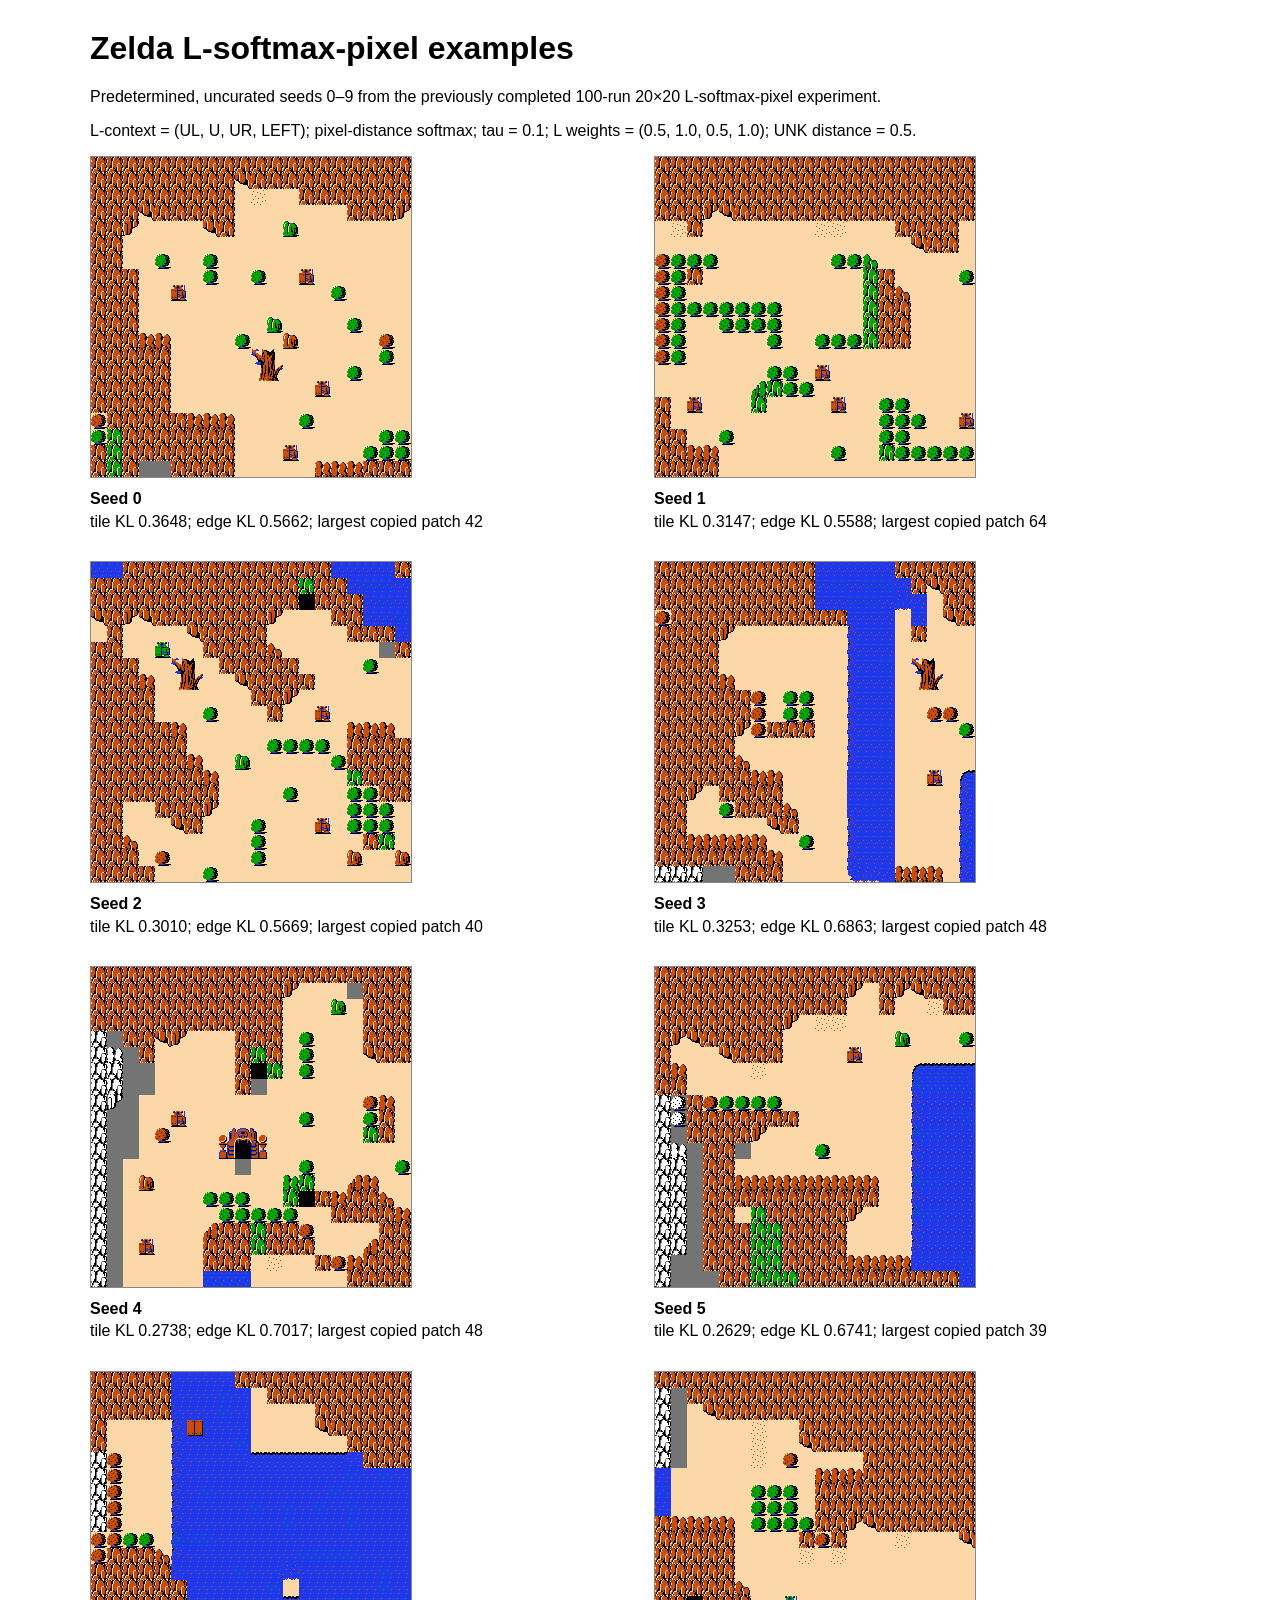
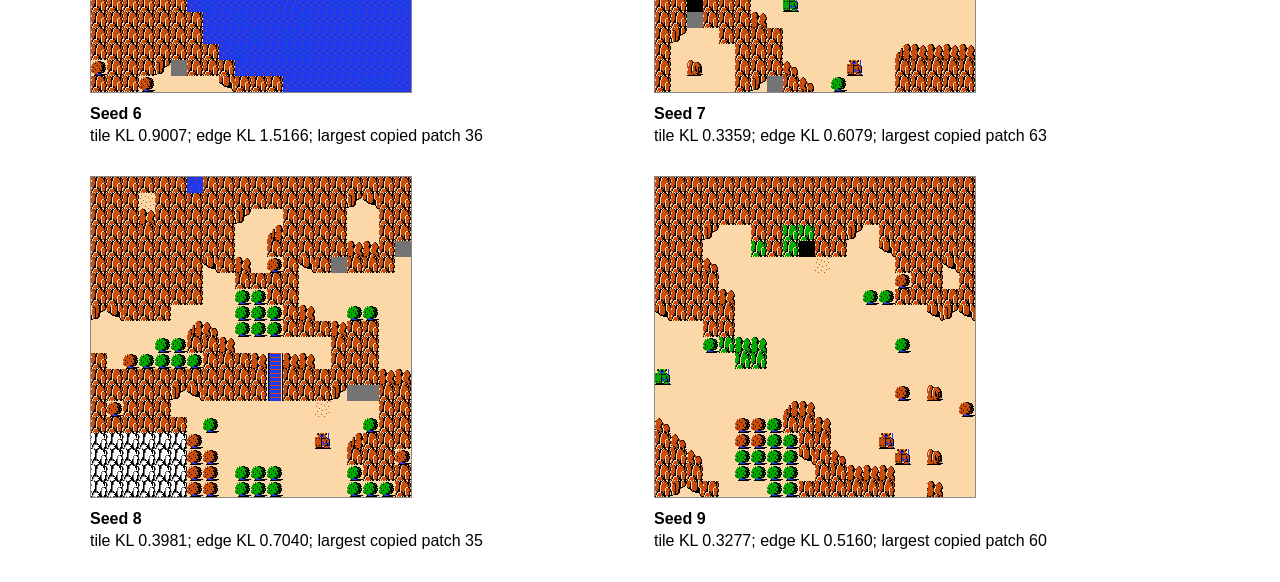
<file: context-sensitive-results/lshape-pixel-gallery/index.html>
<!doctype html>
<meta charset="utf-8">
<title>Zelda L-softmax-pixel examples</title>
<style>
body{font-family:sans-serif;max-width:1100px;margin:30px auto}
.grid{display:grid;grid-template-columns:repeat(2,1fr);gap:28px}
figure{margin:0}
img{image-rendering:pixelated;border:1px solid #888}
figcaption{margin-top:6px;line-height:1.4}
</style>
<h1>Zelda L-softmax-pixel examples</h1>
<p>Predetermined, uncurated seeds 0–9 from the previously completed
100-run 20×20 L-softmax-pixel experiment.</p>
<p>L-context = (UL, U, UR, LEFT); pixel-distance softmax;
tau = 0.1; L weights = (0.5, 1.0, 0.5, 1.0);
UNK distance = 0.5.</p>
<div class="grid">
<figure><img src='l-pixel-seed-0.png' width='320' height='320'><figcaption><b>Seed 0</b><br>tile KL 0.3648; edge KL 0.5662; largest copied patch 42</figcaption></figure>
<figure><img src='l-pixel-seed-1.png' width='320' height='320'><figcaption><b>Seed 1</b><br>tile KL 0.3147; edge KL 0.5588; largest copied patch 64</figcaption></figure>
<figure><img src='l-pixel-seed-2.png' width='320' height='320'><figcaption><b>Seed 2</b><br>tile KL 0.3010; edge KL 0.5669; largest copied patch 40</figcaption></figure>
<figure><img src='l-pixel-seed-3.png' width='320' height='320'><figcaption><b>Seed 3</b><br>tile KL 0.3253; edge KL 0.6863; largest copied patch 48</figcaption></figure>
<figure><img src='l-pixel-seed-4.png' width='320' height='320'><figcaption><b>Seed 4</b><br>tile KL 0.2738; edge KL 0.7017; largest copied patch 48</figcaption></figure>
<figure><img src='l-pixel-seed-5.png' width='320' height='320'><figcaption><b>Seed 5</b><br>tile KL 0.2629; edge KL 0.6741; largest copied patch 39</figcaption></figure>
<figure><img src='l-pixel-seed-6.png' width='320' height='320'><figcaption><b>Seed 6</b><br>tile KL 0.9007; edge KL 1.5166; largest copied patch 36</figcaption></figure>
<figure><img src='l-pixel-seed-7.png' width='320' height='320'><figcaption><b>Seed 7</b><br>tile KL 0.3359; edge KL 0.6079; largest copied patch 63</figcaption></figure>
<figure><img src='l-pixel-seed-8.png' width='320' height='320'><figcaption><b>Seed 8</b><br>tile KL 0.3981; edge KL 0.7040; largest copied patch 35</figcaption></figure>
<figure><img src='l-pixel-seed-9.png' width='320' height='320'><figcaption><b>Seed 9</b><br>tile KL 0.3277; edge KL 0.5160; largest copied patch 60</figcaption></figure>
</div>
</file>
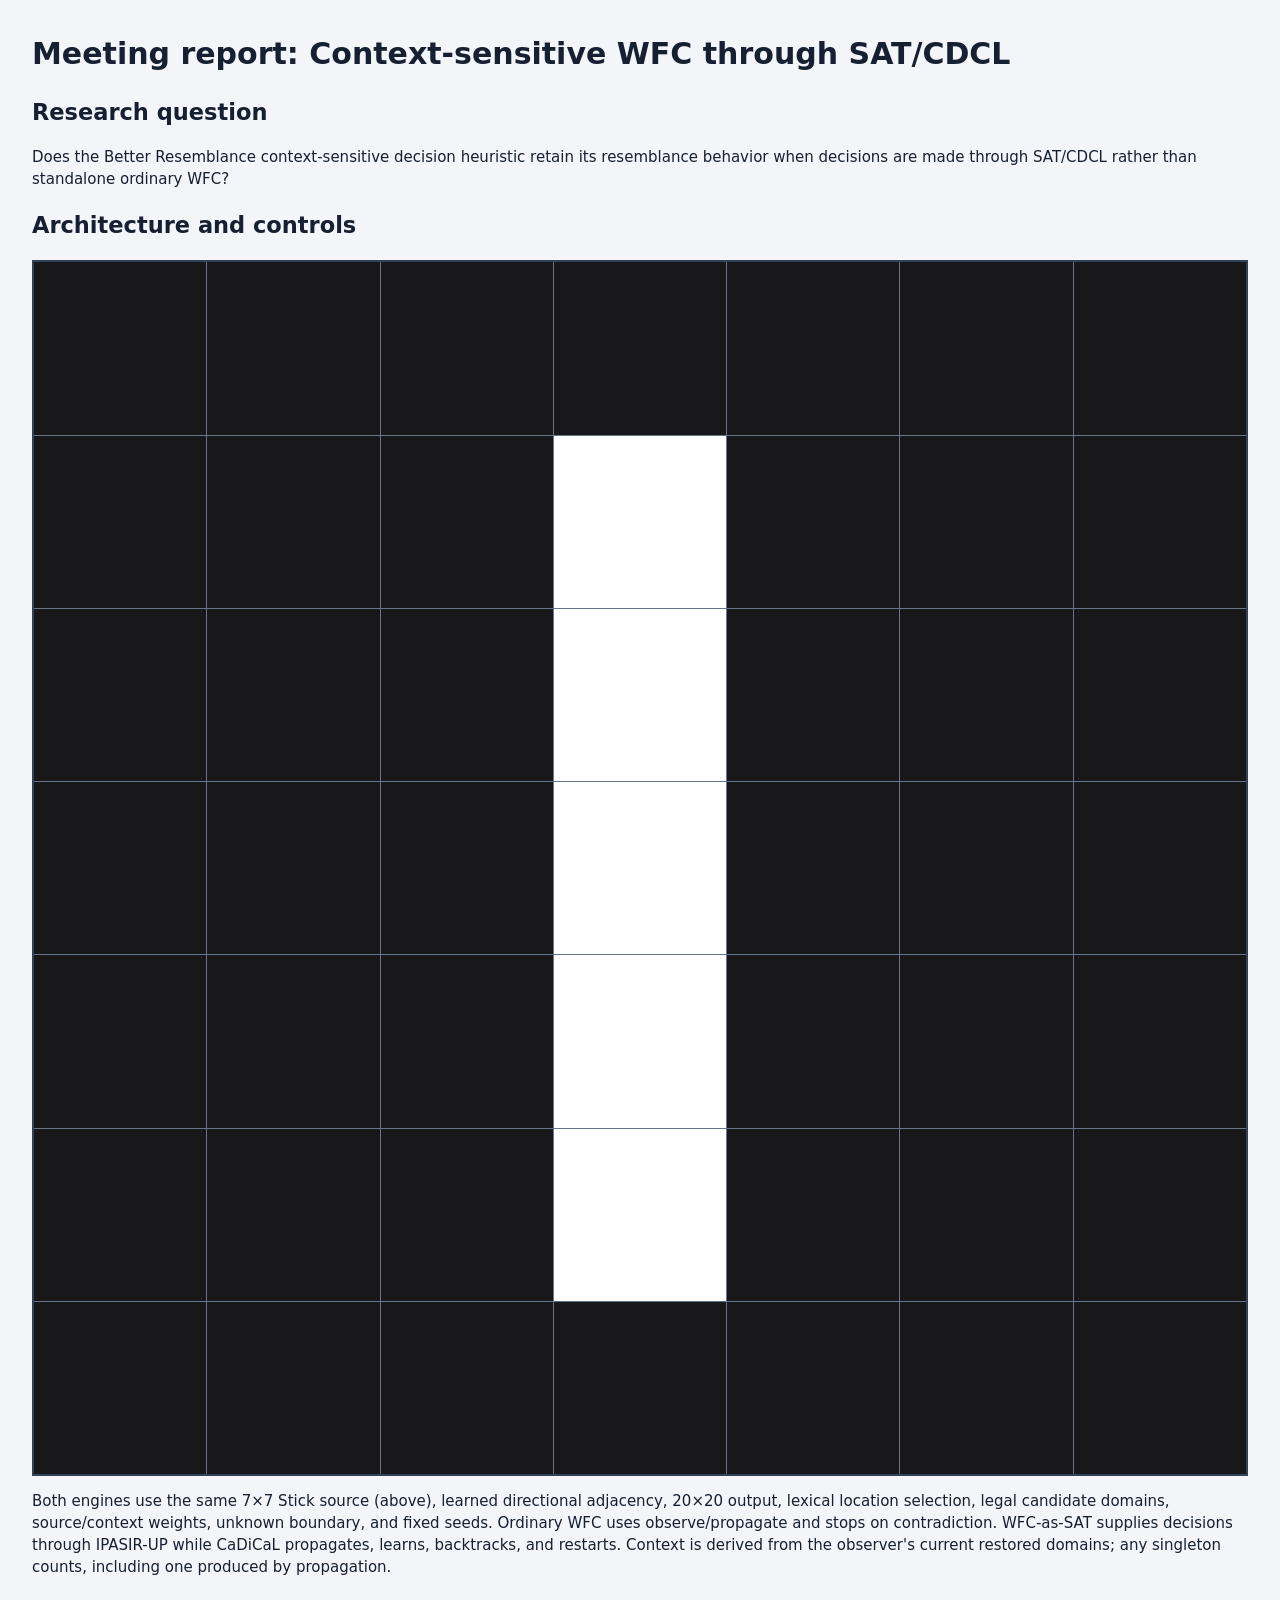
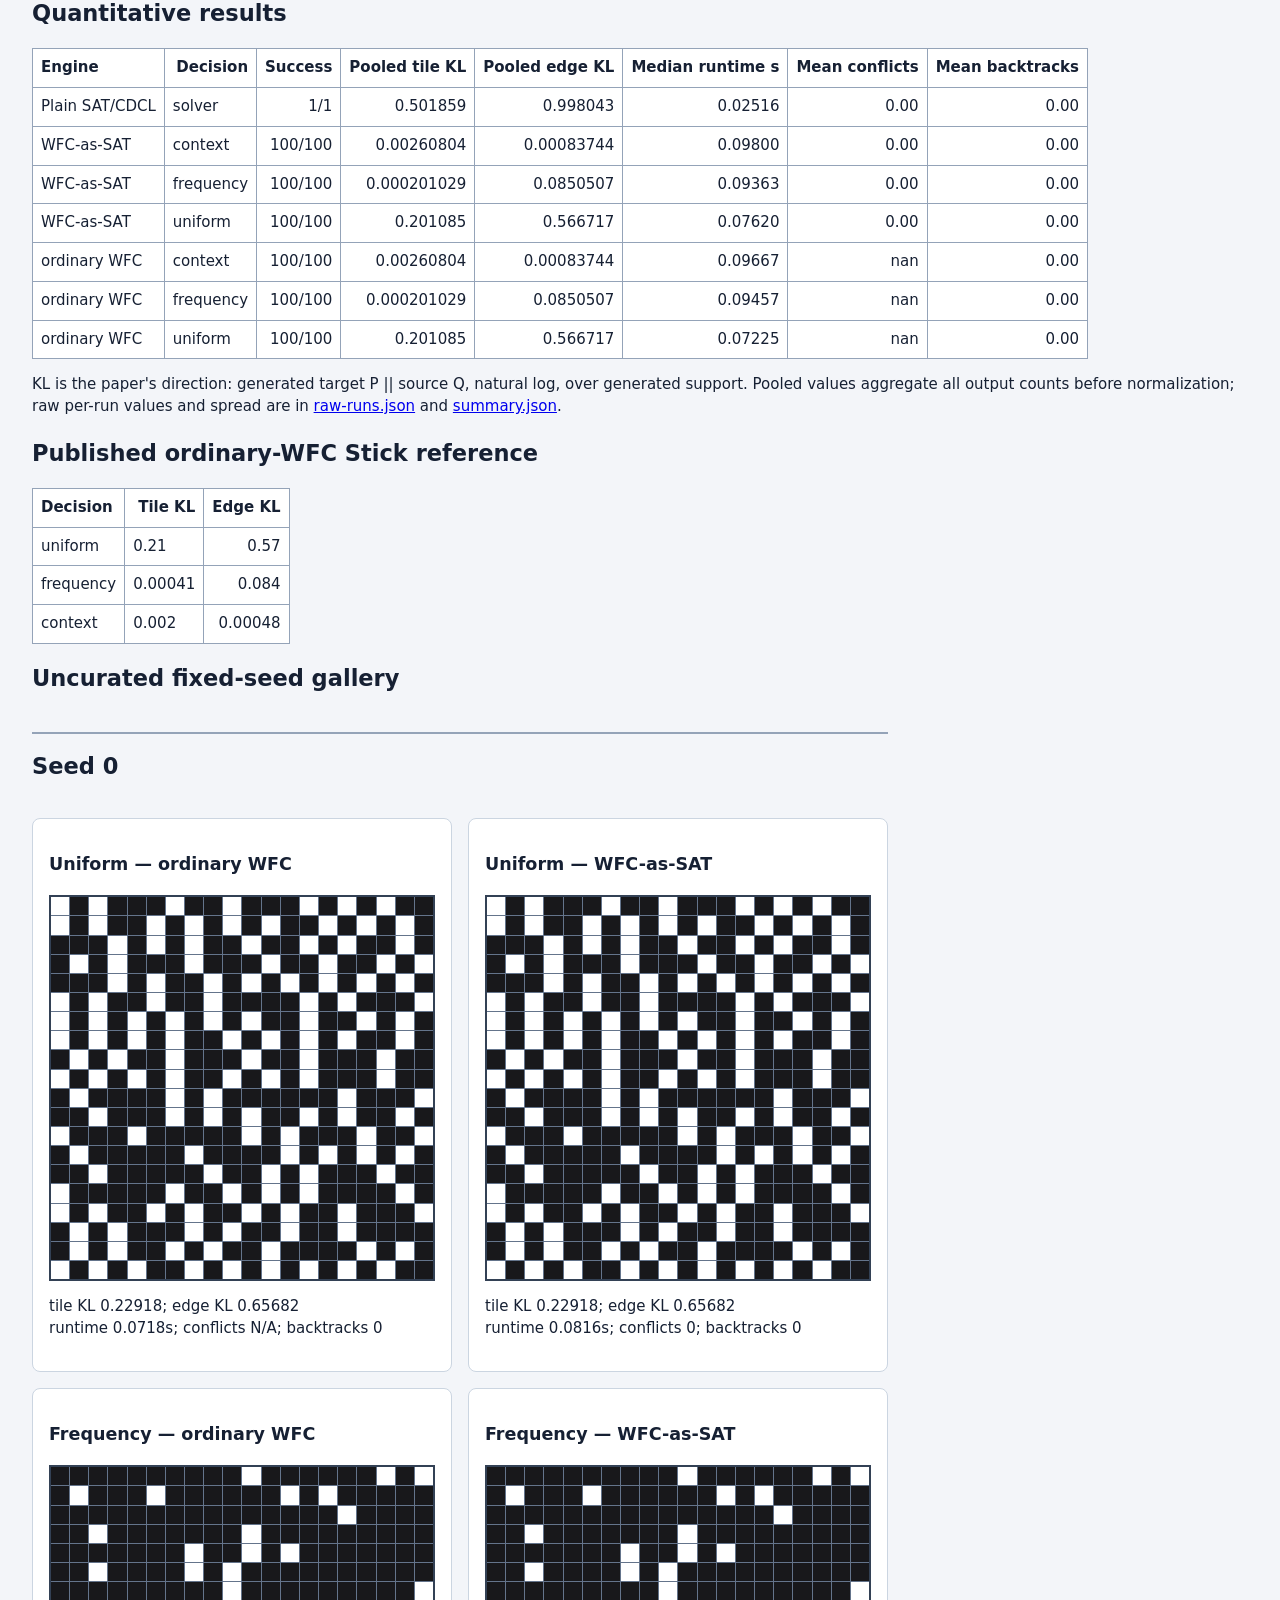
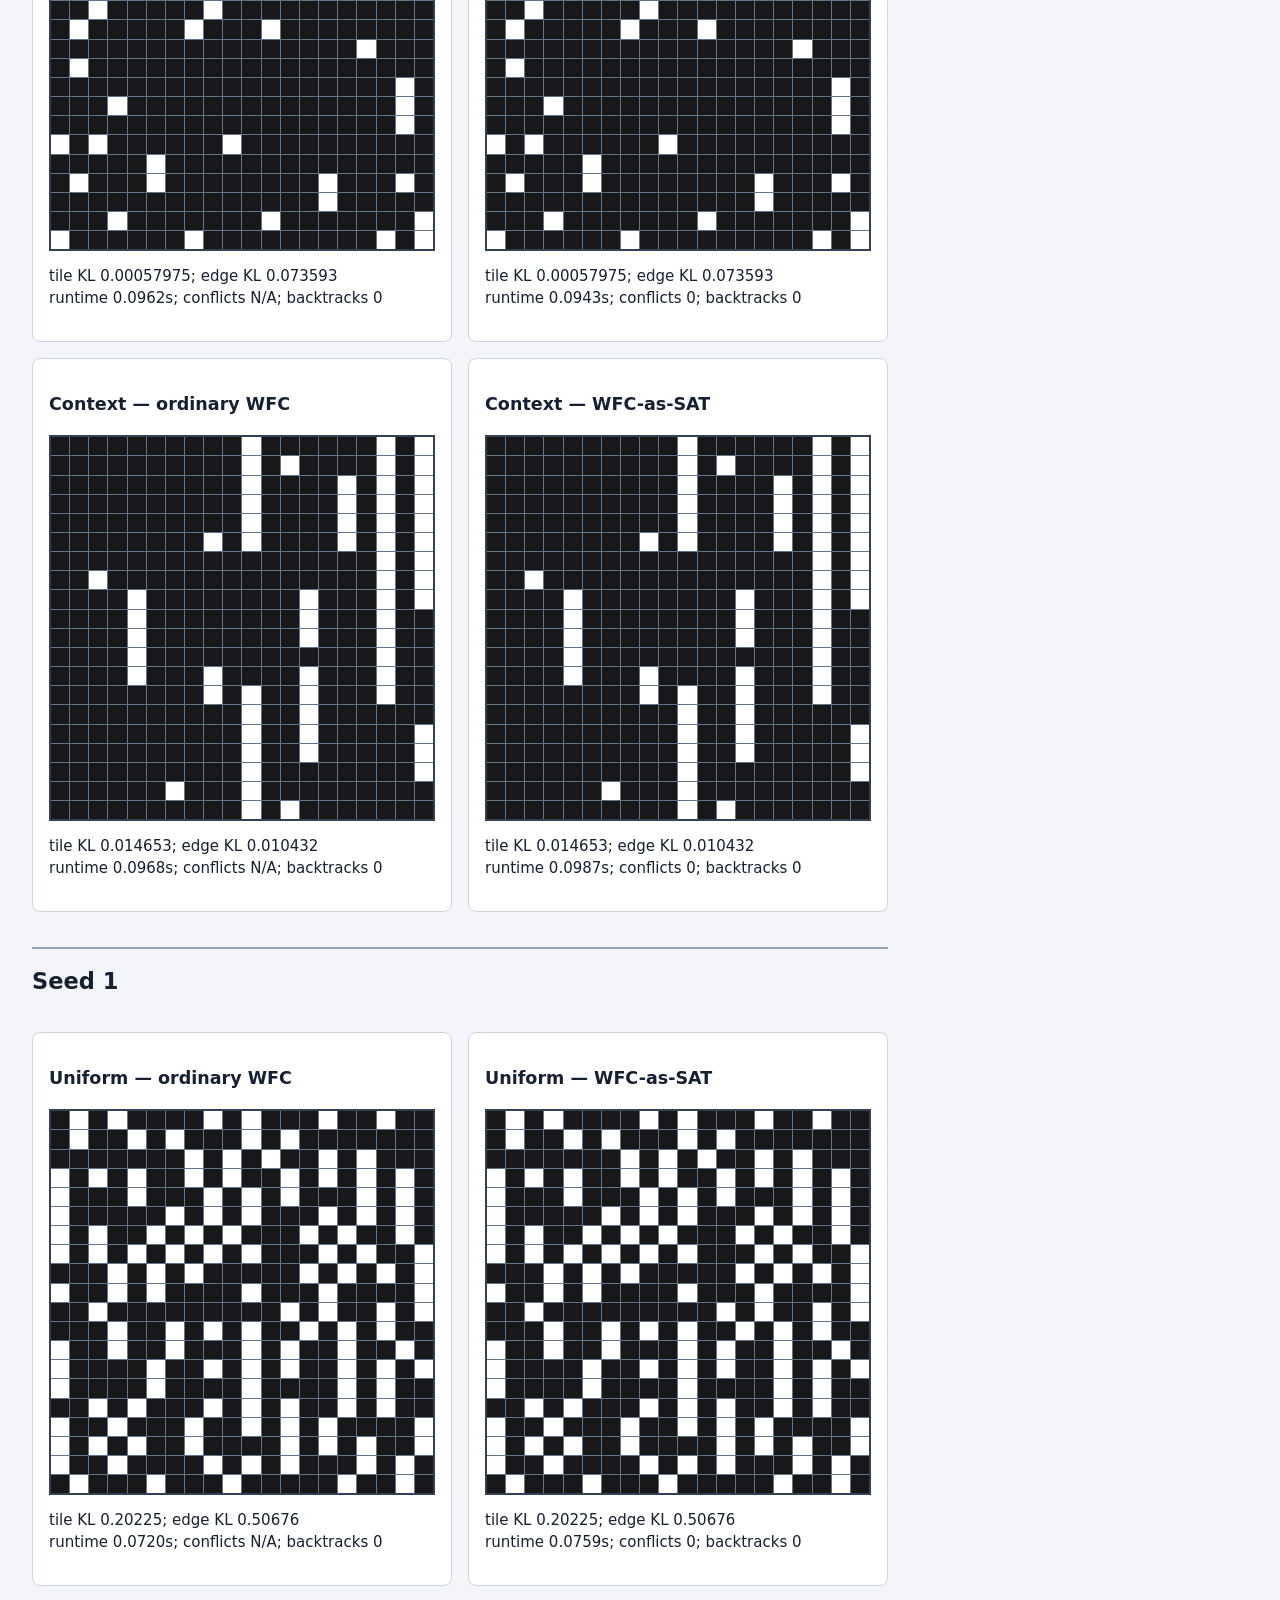
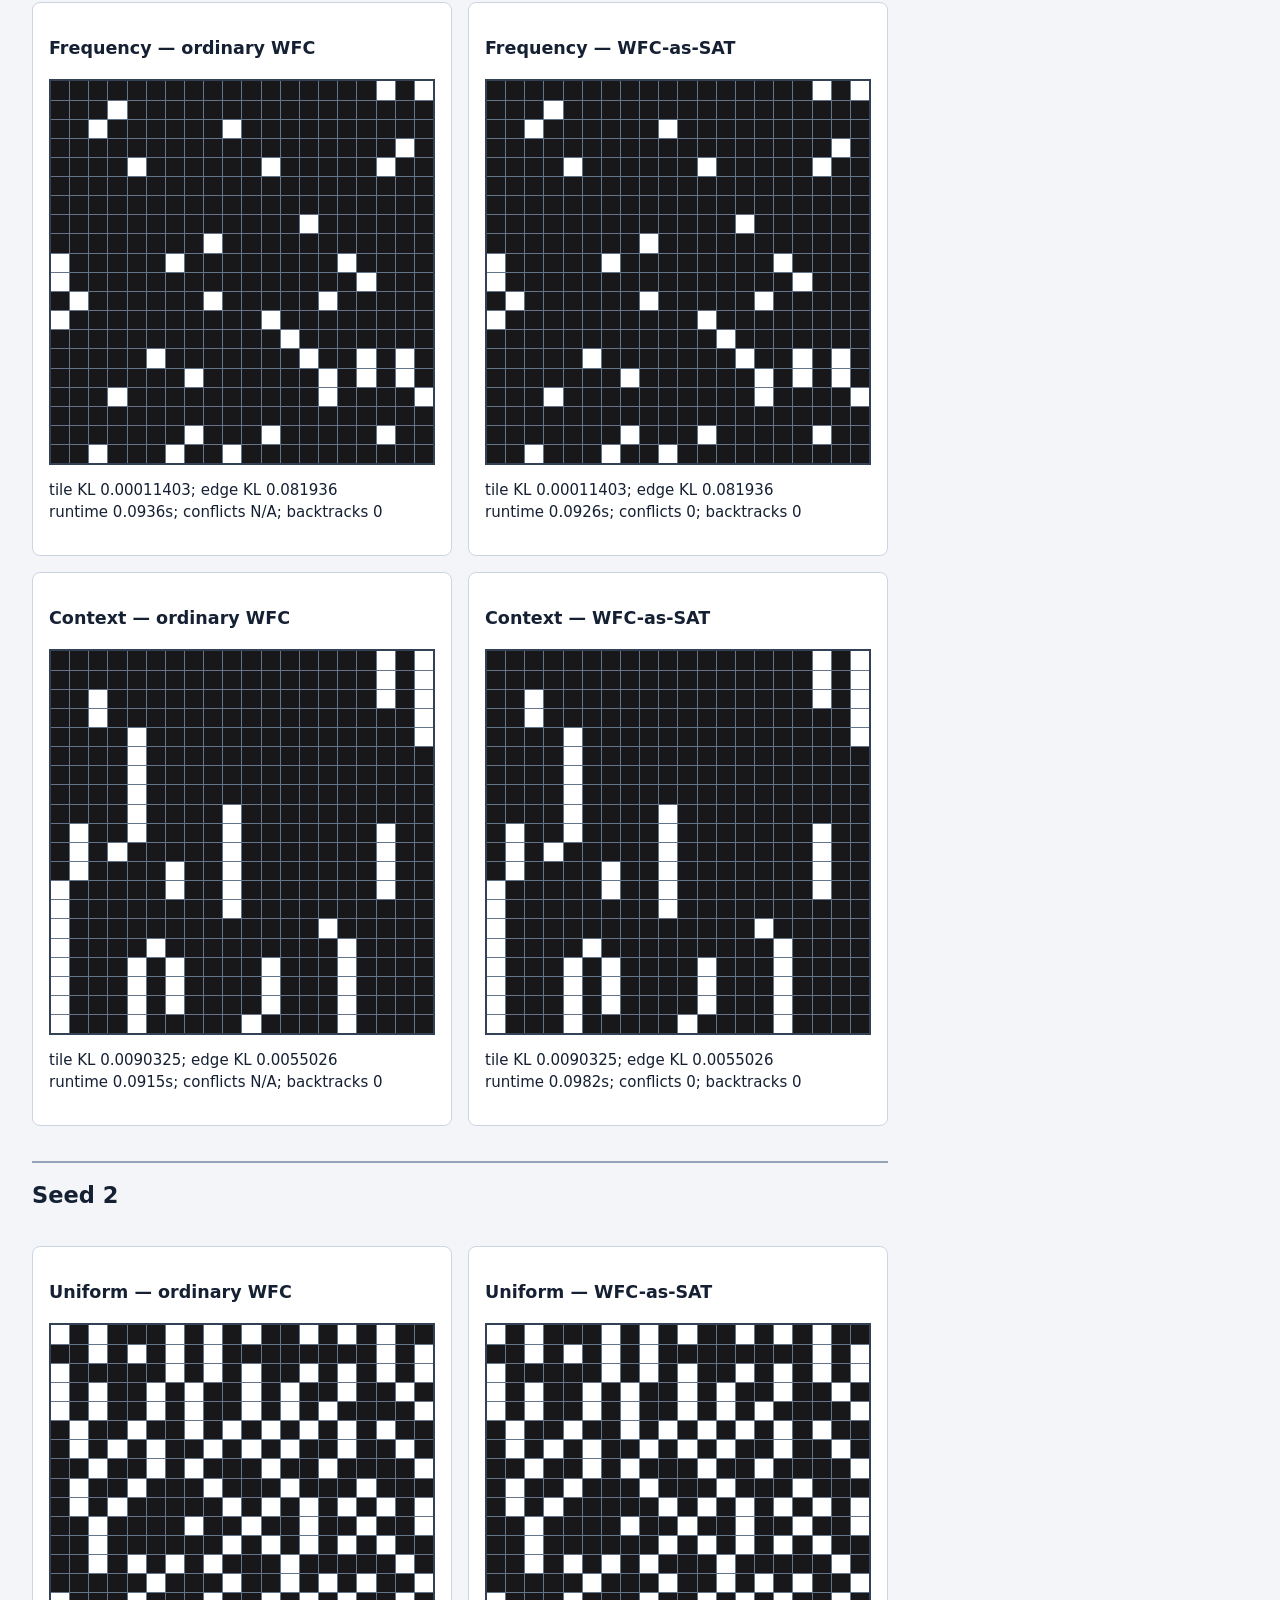
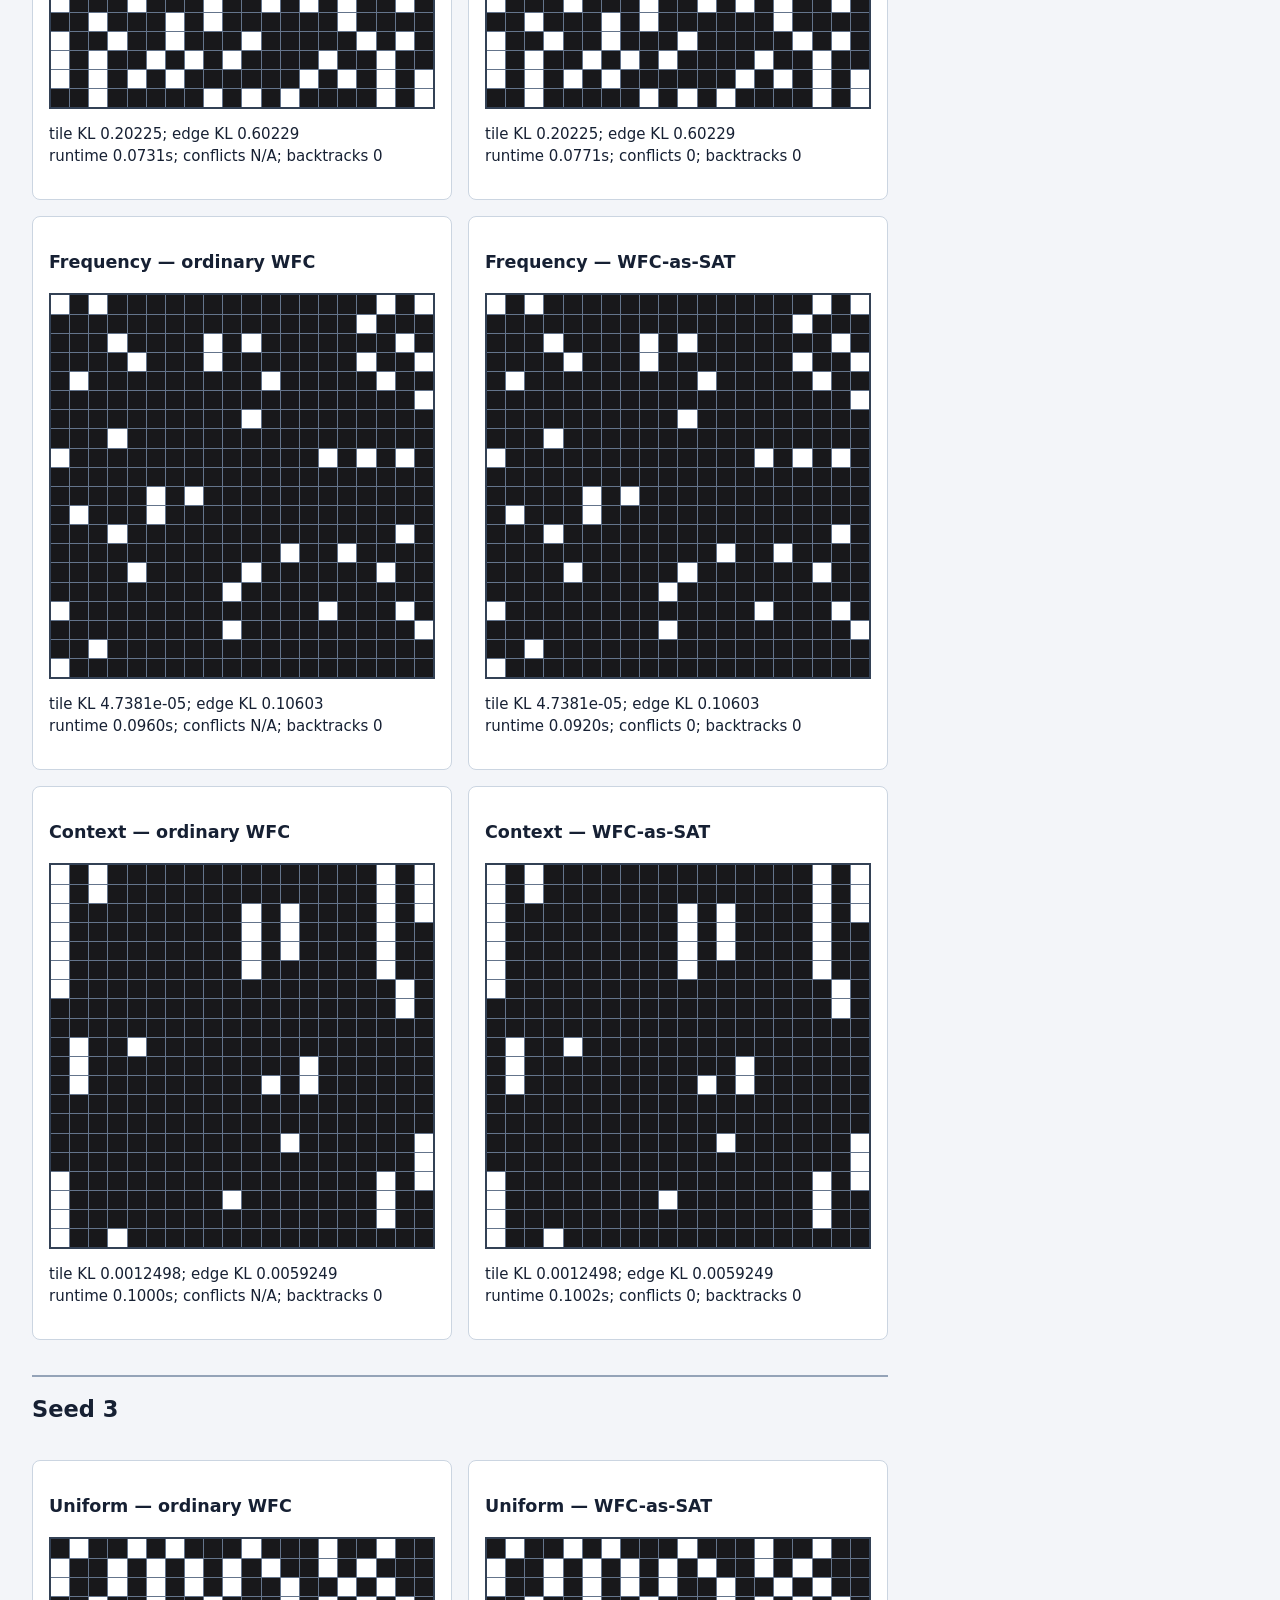
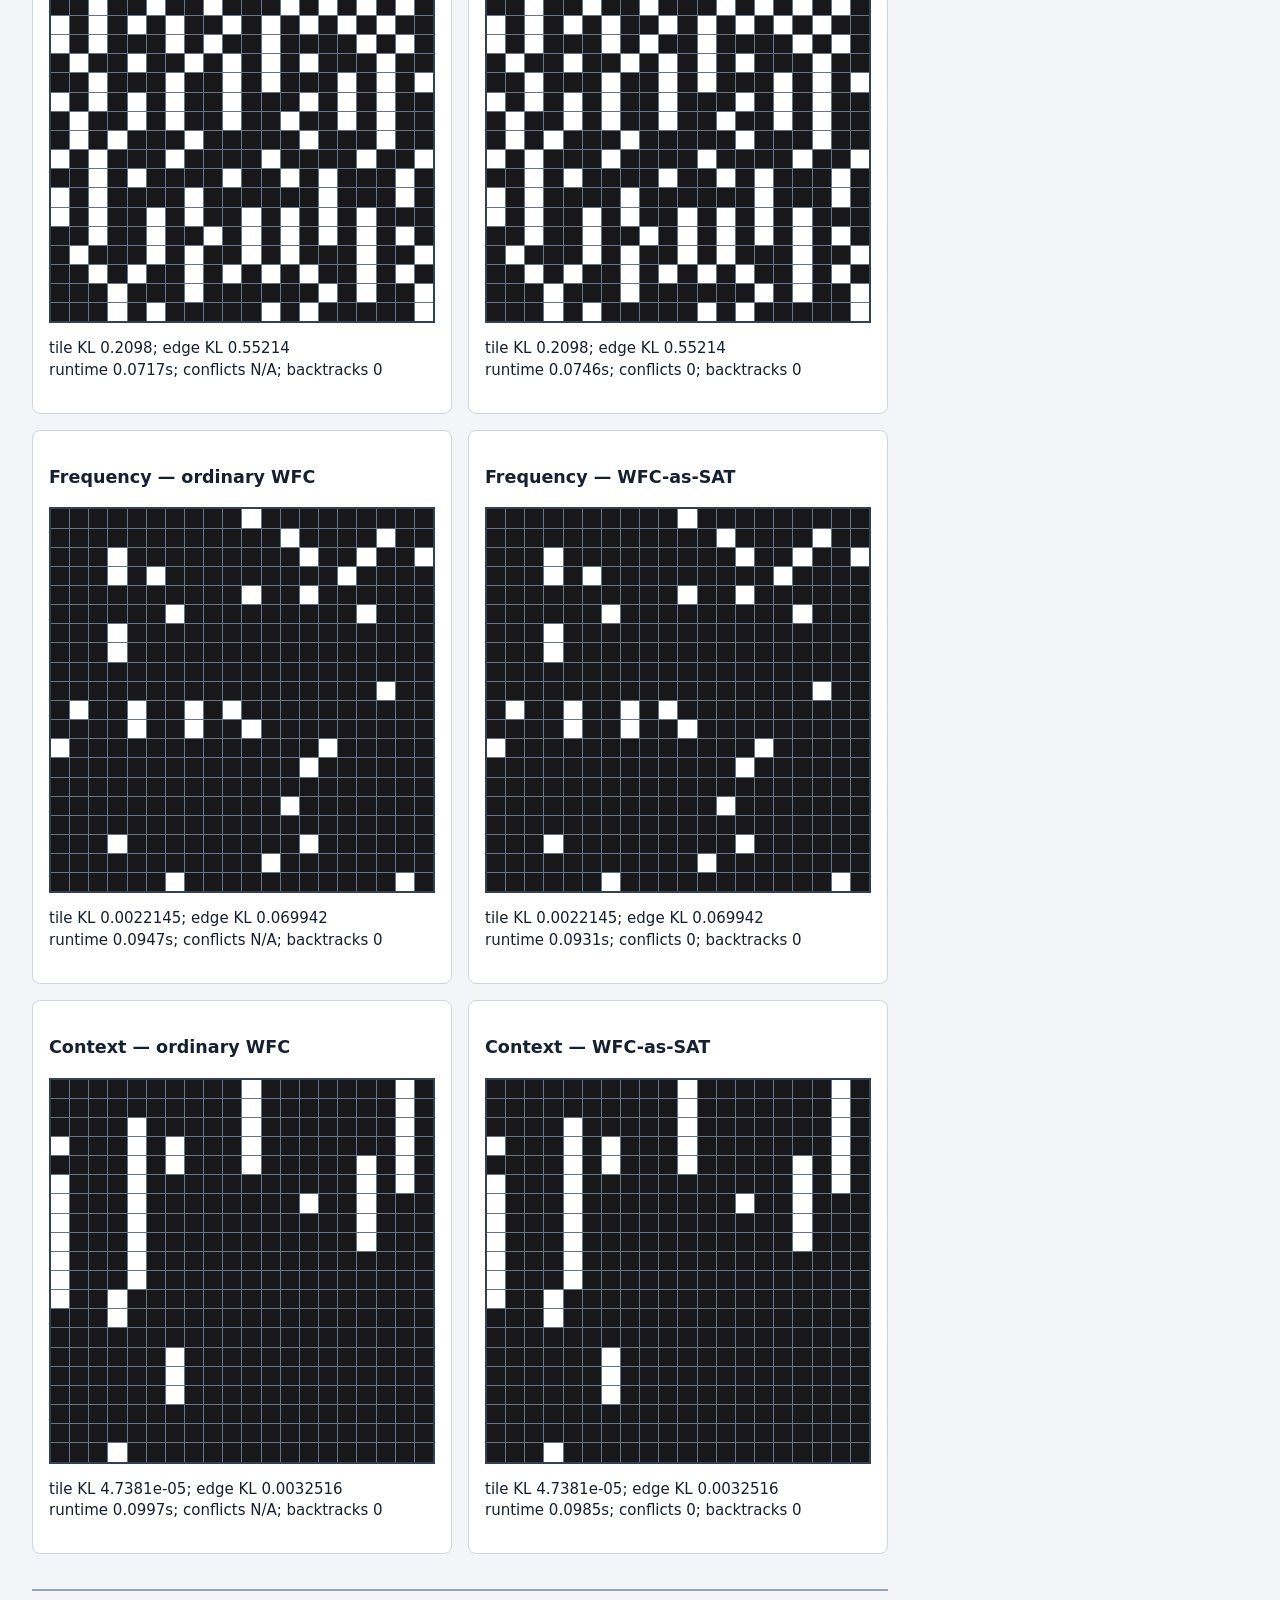
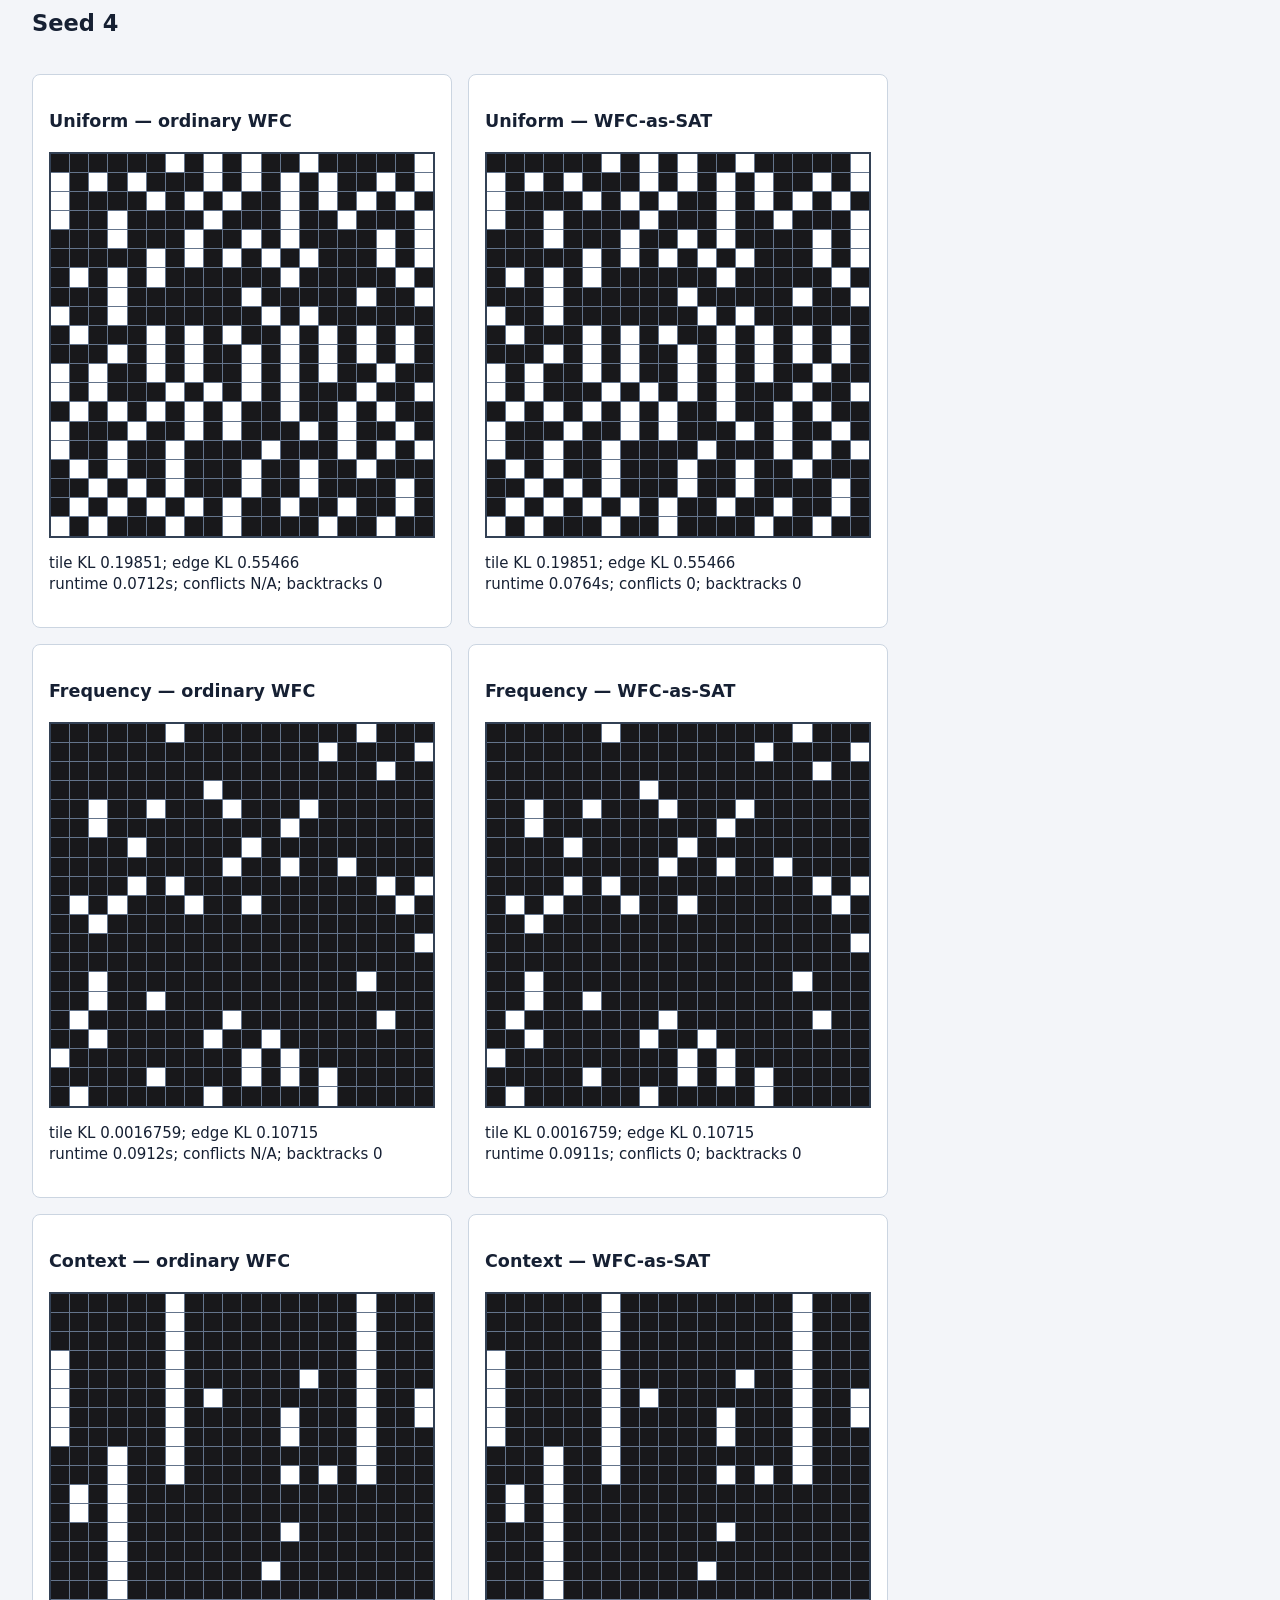
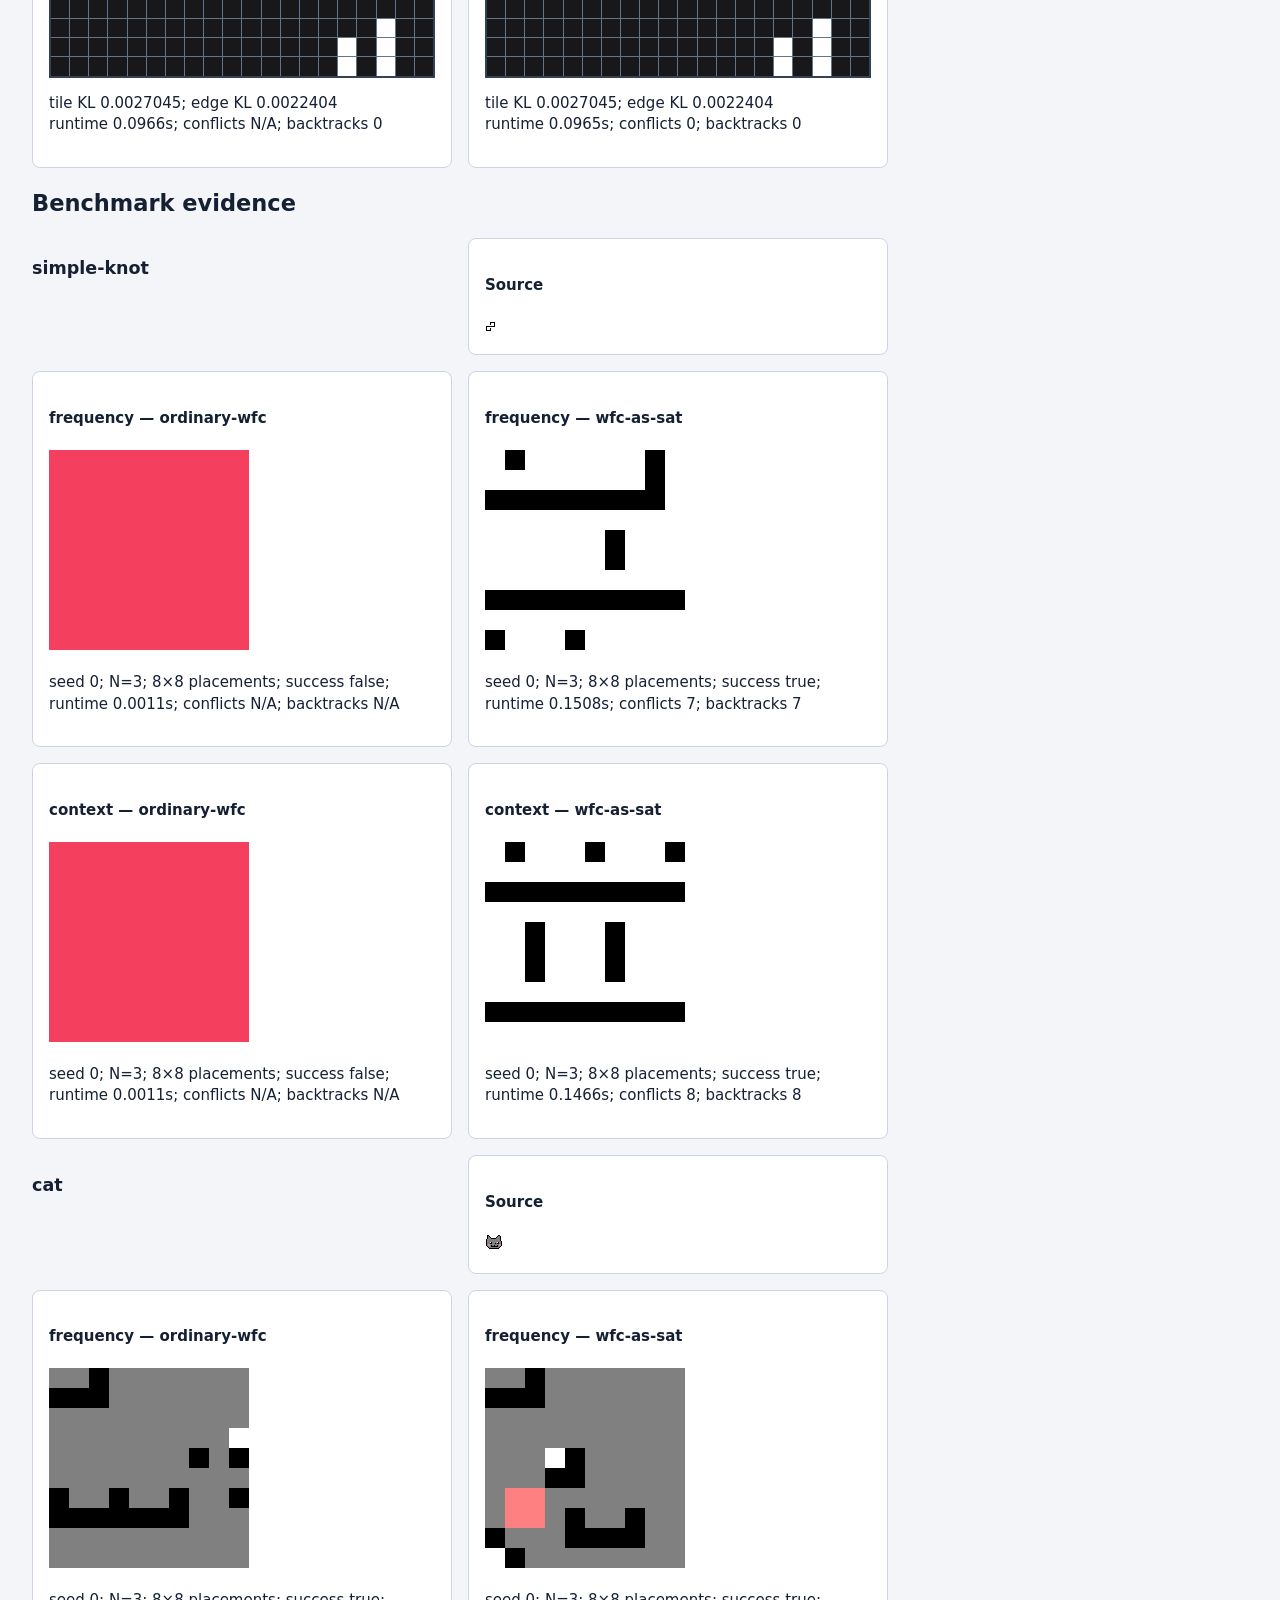
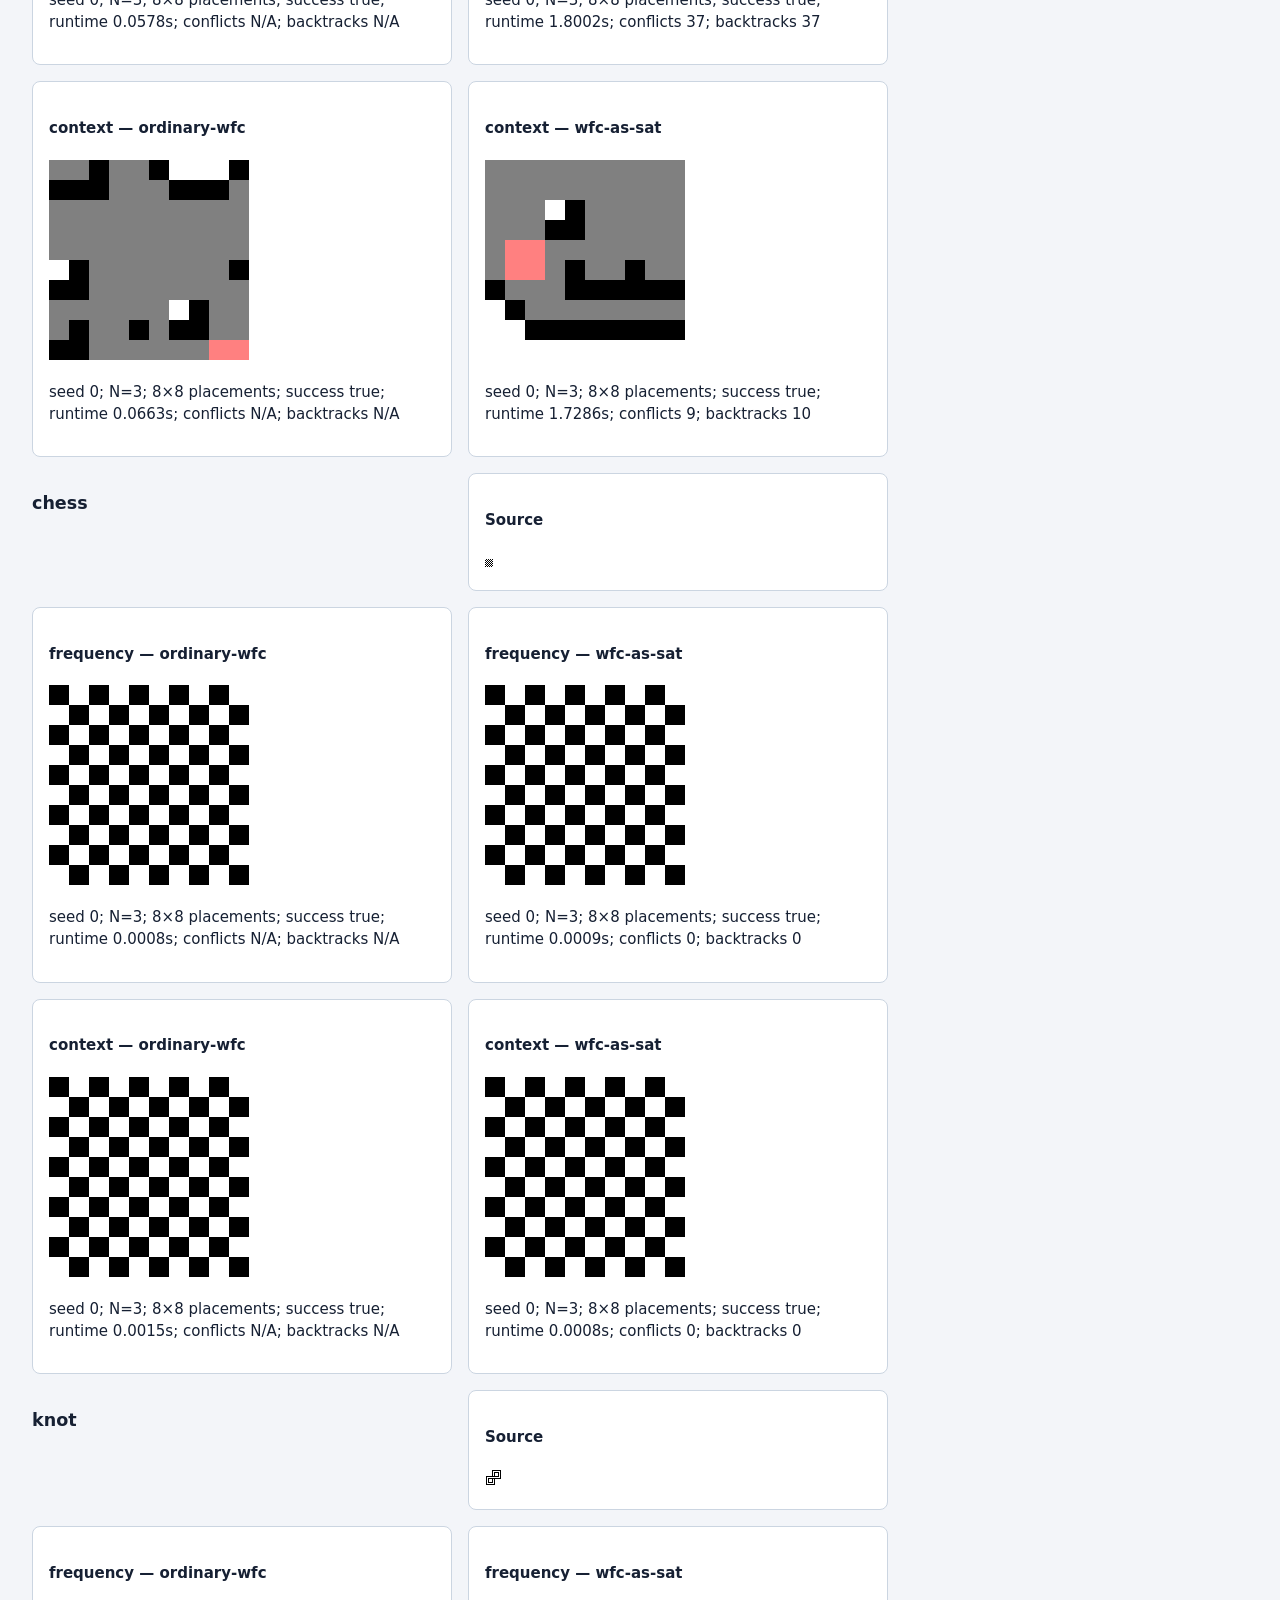
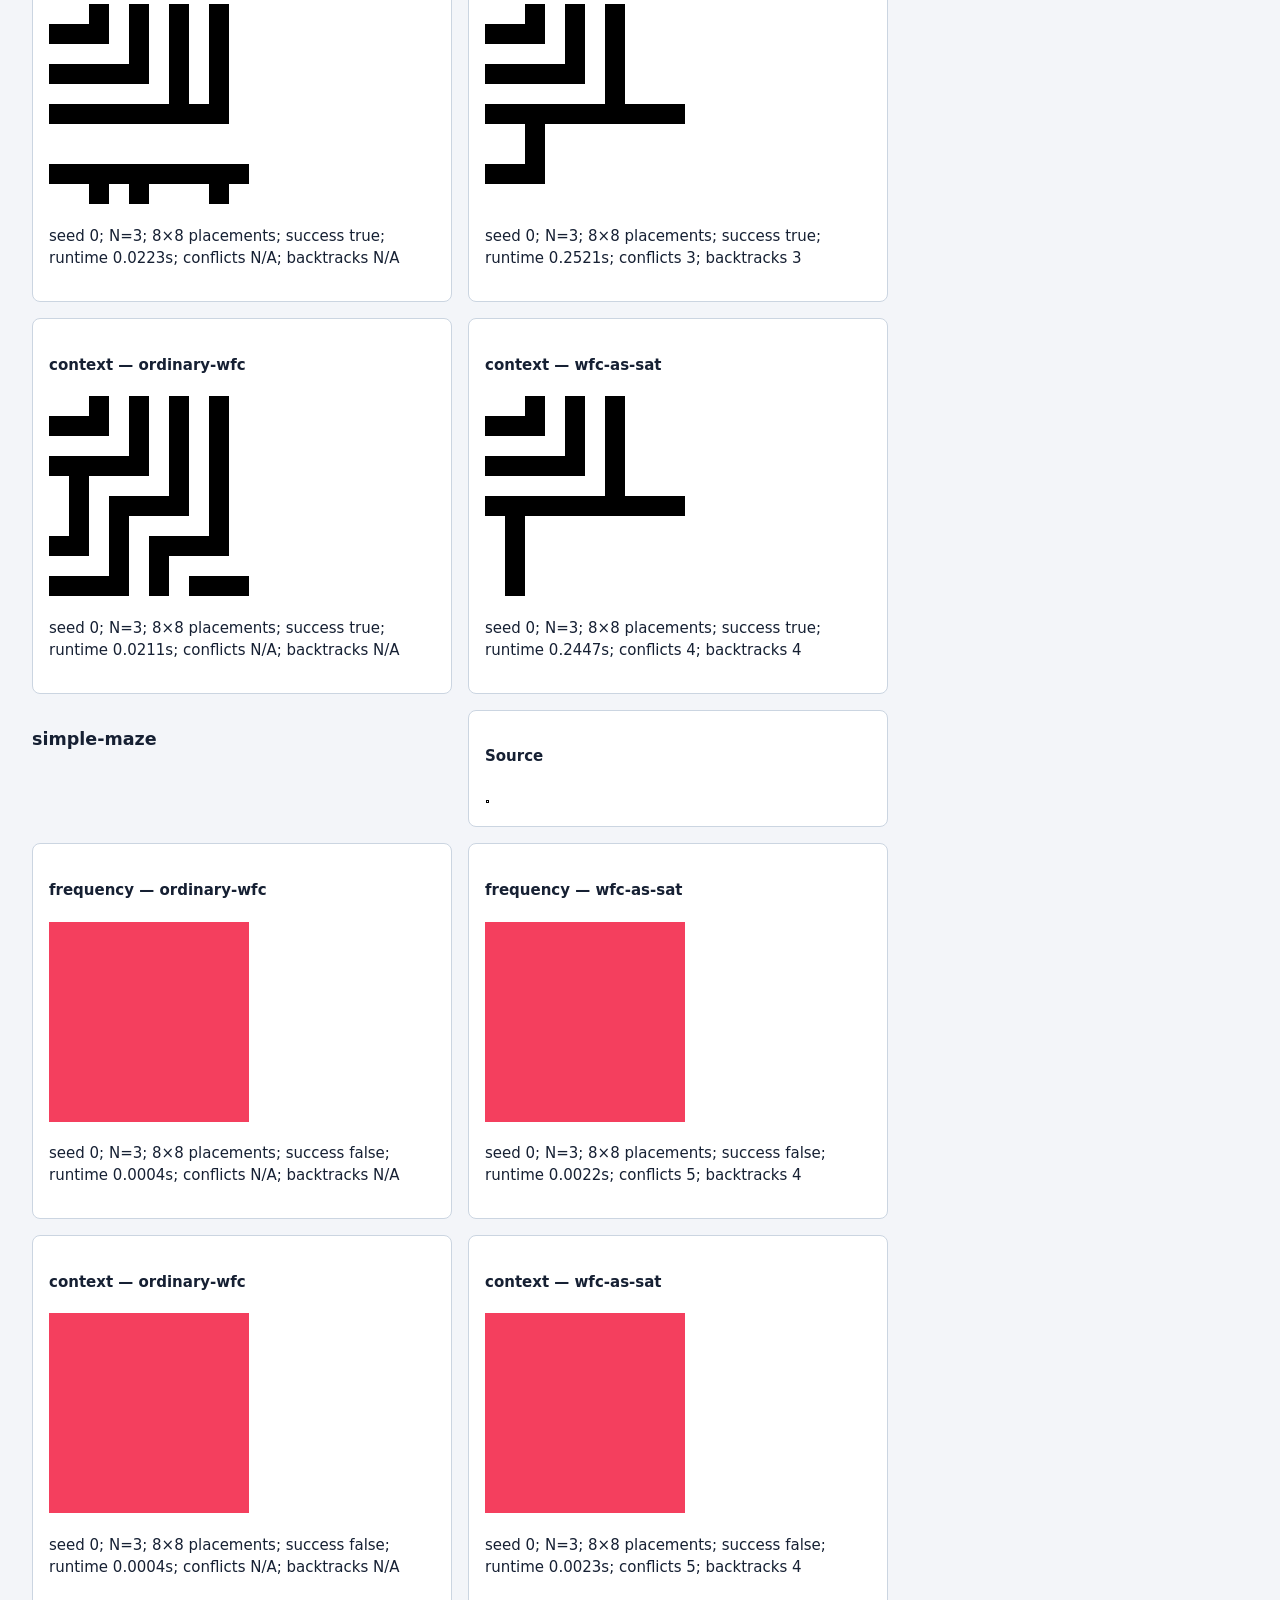
<file: context-sensitive-results/meeting-report/index.html>
<!doctype html><html><head><meta charset="utf-8"><title>Meeting report: Context-sensitive WFC through SAT/CDCL</title><style>
body{font:15px/1.45 system-ui;margin:2rem;background:#f3f5f9;color:#162033} main{max-width:1500px} .gallery{display:grid;grid-template-columns:repeat(2,minmax(280px,420px));gap:1rem} .seed{grid-column:1/-1;border-top:2px solid #94a3b8;padding-top:1rem} article{background:white;padding:1rem;border:1px solid #cbd5e1;border-radius:8px} .grid{display:grid;grid-template-columns:repeat(var(--n),1fr);gap:1px;aspect-ratio:1;background:#64748b;border:2px solid #334155} .t{display:block} .b{background:#18181b} .w{background:white} table{border-collapse:collapse;background:white} th,td{padding:.5rem;border:1px solid #94a3b8;text-align:right} th:first-child,td:first-child,td:nth-child(2){text-align:left} code{background:#e2e8f0;padding:.1rem .25rem}
</style></head><body><main><h1>Meeting report: Context-sensitive WFC through SAT/CDCL</h1>
<h2>Research question</h2><p>Does the Better Resemblance context-sensitive decision heuristic retain its resemblance behavior when decisions are made through SAT/CDCL rather than standalone ordinary WFC?</p>
<h2>Architecture and controls</h2><div class="grid" style="--n:7"><i class="t b"></i><i class="t b"></i><i class="t b"></i><i class="t b"></i><i class="t b"></i><i class="t b"></i><i class="t b"></i><i class="t b"></i><i class="t b"></i><i class="t b"></i><i class="t w"></i><i class="t b"></i><i class="t b"></i><i class="t b"></i><i class="t b"></i><i class="t b"></i><i class="t b"></i><i class="t w"></i><i class="t b"></i><i class="t b"></i><i class="t b"></i><i class="t b"></i><i class="t b"></i><i class="t b"></i><i class="t w"></i><i class="t b"></i><i class="t b"></i><i class="t b"></i><i class="t b"></i><i class="t b"></i><i class="t b"></i><i class="t w"></i><i class="t b"></i><i class="t b"></i><i class="t b"></i><i class="t b"></i><i class="t b"></i><i class="t b"></i><i class="t w"></i><i class="t b"></i><i class="t b"></i><i class="t b"></i><i class="t b"></i><i class="t b"></i><i class="t b"></i><i class="t b"></i><i class="t b"></i><i class="t b"></i><i class="t b"></i></div><p>Both engines use the same 7×7 Stick source (above), learned directional adjacency, 20×20 output, lexical location selection, legal candidate domains, source/context weights, unknown boundary, and fixed seeds. Ordinary WFC uses observe/propagate and stops on contradiction. WFC-as-SAT supplies decisions through IPASIR-UP while CaDiCaL propagates, learns, backtracks, and restarts. Context is derived from the observer's current restored domains; any singleton counts, including one produced by propagation.</p>
<h2>Quantitative results</h2><table><thead><tr><th>Engine</th><th>Decision</th><th>Success</th><th>Pooled tile KL</th><th>Pooled edge KL</th><th>Median runtime s</th><th>Mean conflicts</th><th>Mean backtracks</th></tr></thead><tbody><tr><td>Plain SAT/CDCL</td><td>solver</td><td>1/1</td><td>0.501859</td><td>0.998043</td><td>0.02516</td><td>0.00</td><td>0.00</td></tr><tr><td>WFC-as-SAT</td><td>context</td><td>100/100</td><td>0.00260804</td><td>0.00083744</td><td>0.09800</td><td>0.00</td><td>0.00</td></tr><tr><td>WFC-as-SAT</td><td>frequency</td><td>100/100</td><td>0.000201029</td><td>0.0850507</td><td>0.09363</td><td>0.00</td><td>0.00</td></tr><tr><td>WFC-as-SAT</td><td>uniform</td><td>100/100</td><td>0.201085</td><td>0.566717</td><td>0.07620</td><td>0.00</td><td>0.00</td></tr><tr><td>ordinary WFC</td><td>context</td><td>100/100</td><td>0.00260804</td><td>0.00083744</td><td>0.09667</td><td>nan</td><td>0.00</td></tr><tr><td>ordinary WFC</td><td>frequency</td><td>100/100</td><td>0.000201029</td><td>0.0850507</td><td>0.09457</td><td>nan</td><td>0.00</td></tr><tr><td>ordinary WFC</td><td>uniform</td><td>100/100</td><td>0.201085</td><td>0.566717</td><td>0.07225</td><td>nan</td><td>0.00</td></tr></tbody></table>
<p>KL is the paper's direction: generated target P || source Q, natural log, over generated support. Pooled values aggregate all output counts before normalization; raw per-run values and spread are in <a href="raw-runs.json">raw-runs.json</a> and <a href="summary.json">summary.json</a>.</p>
<h2>Published ordinary-WFC Stick reference</h2><table><tr><th>Decision</th><th>Tile KL</th><th>Edge KL</th></tr><tr><td>uniform</td><td>0.21</td><td>0.57</td></tr><tr><td>frequency</td><td>0.00041</td><td>0.084</td></tr><tr><td>context</td><td>0.002</td><td>0.00048</td></tr></table>
<h2>Uncurated fixed-seed gallery</h2><div class="gallery"><h2 class="seed">Seed 0</h2><article><h3>Uniform — ordinary WFC</h3><div class="grid" style="--n:20"><i class="t w"></i><i class="t b"></i><i class="t w"></i><i class="t b"></i><i class="t b"></i><i class="t b"></i><i class="t w"></i><i class="t b"></i><i class="t b"></i><i class="t w"></i><i class="t b"></i><i class="t b"></i><i class="t b"></i><i class="t w"></i><i class="t b"></i><i class="t w"></i><i class="t b"></i><i class="t w"></i><i class="t b"></i><i class="t b"></i><i class="t w"></i><i class="t b"></i><i class="t w"></i><i class="t b"></i><i class="t b"></i><i class="t w"></i><i class="t b"></i><i class="t w"></i><i class="t b"></i><i class="t w"></i><i class="t b"></i><i class="t w"></i><i class="t b"></i><i class="t b"></i><i class="t w"></i><i class="t b"></i><i class="t w"></i><i class="t b"></i><i class="t w"></i><i class="t b"></i><i class="t b"></i><i class="t b"></i><i class="t b"></i><i class="t w"></i><i class="t b"></i><i class="t w"></i><i class="t b"></i><i class="t w"></i><i class="t b"></i><i class="t b"></i><i class="t w"></i><i class="t b"></i><i class="t b"></i><i class="t w"></i><i class="t b"></i><i class="t w"></i><i class="t b"></i><i class="t b"></i><i class="t w"></i><i class="t b"></i><i class="t b"></i><i class="t w"></i><i class="t b"></i><i class="t w"></i><i class="t b"></i><i class="t b"></i><i class="t b"></i><i class="t w"></i><i class="t b"></i><i class="t b"></i><i class="t b"></i><i class="t w"></i><i class="t b"></i><i class="t b"></i><i class="t w"></i><i class="t b"></i><i class="t b"></i><i class="t w"></i><i class="t b"></i><i class="t w"></i><i class="t b"></i><i class="t b"></i><i class="t b"></i><i class="t w"></i><i class="t b"></i><i class="t w"></i><i class="t b"></i><i class="t b"></i><i class="t w"></i><i class="t b"></i><i class="t w"></i><i class="t b"></i><i class="t w"></i><i class="t b"></i><i class="t w"></i><i class="t b"></i><i class="t w"></i><i class="t b"></i><i class="t w"></i><i class="t b"></i><i class="t w"></i><i class="t b"></i><i class="t w"></i><i class="t b"></i><i class="t b"></i><i class="t w"></i><i class="t b"></i><i class="t b"></i><i class="t w"></i><i class="t b"></i><i class="t b"></i><i class="t b"></i><i class="t b"></i><i class="t w"></i><i class="t b"></i><i class="t w"></i><i class="t b"></i><i class="t b"></i><i class="t b"></i><i class="t w"></i><i class="t w"></i><i class="t b"></i><i class="t w"></i><i class="t b"></i><i class="t w"></i><i class="t b"></i><i class="t w"></i><i class="t b"></i><i class="t w"></i><i class="t b"></i><i class="t w"></i><i class="t b"></i><i class="t b"></i><i class="t w"></i><i class="t b"></i><i class="t b"></i><i class="t w"></i><i class="t b"></i><i class="t w"></i><i class="t b"></i><i class="t w"></i><i class="t b"></i><i class="t w"></i><i class="t b"></i><i class="t w"></i><i class="t b"></i><i class="t w"></i><i class="t b"></i><i class="t b"></i><i class="t w"></i><i class="t b"></i><i class="t w"></i><i class="t b"></i><i class="t w"></i><i class="t b"></i><i class="t w"></i><i class="t b"></i><i class="t b"></i><i class="t w"></i><i class="t b"></i><i class="t b"></i><i class="t w"></i><i class="t b"></i><i class="t w"></i><i class="t b"></i><i class="t b"></i><i class="t w"></i><i class="t b"></i><i class="t b"></i><i class="t b"></i><i class="t w"></i><i class="t b"></i><i class="t b"></i><i class="t w"></i><i class="t b"></i><i class="t b"></i><i class="t b"></i><i class="t w"></i><i class="t b"></i><i class="t b"></i><i class="t w"></i><i class="t b"></i><i class="t w"></i><i class="t b"></i><i class="t w"></i><i class="t b"></i><i class="t w"></i><i class="t b"></i><i class="t b"></i><i class="t w"></i><i class="t b"></i><i class="t w"></i><i class="t b"></i><i class="t w"></i><i class="t b"></i><i class="t b"></i><i class="t b"></i><i class="t w"></i><i class="t b"></i><i class="t b"></i><i class="t b"></i><i class="t w"></i><i class="t b"></i><i class="t b"></i><i class="t b"></i><i class="t b"></i><i class="t w"></i><i class="t b"></i><i class="t w"></i><i class="t b"></i><i class="t b"></i><i class="t b"></i><i class="t b"></i><i class="t b"></i><i class="t b"></i><i class="t w"></i><i class="t b"></i><i class="t b"></i><i class="t b"></i><i class="t w"></i><i class="t b"></i><i class="t b"></i><i class="t w"></i><i class="t b"></i><i class="t b"></i><i class="t b"></i><i class="t w"></i><i class="t b"></i><i class="t w"></i><i class="t b"></i><i class="t w"></i><i class="t b"></i><i class="t b"></i><i class="t w"></i><i class="t b"></i><i class="t w"></i><i class="t b"></i><i class="t b"></i><i class="t w"></i><i class="t b"></i><i class="t w"></i><i class="t b"></i><i class="t b"></i><i class="t b"></i><i class="t w"></i><i class="t b"></i><i class="t b"></i><i class="t b"></i><i class="t b"></i><i class="t b"></i><i class="t w"></i><i class="t b"></i><i class="t w"></i><i class="t b"></i><i class="t b"></i><i class="t b"></i><i class="t w"></i><i class="t b"></i><i class="t b"></i><i class="t w"></i><i class="t b"></i><i class="t w"></i><i class="t b"></i><i class="t b"></i><i class="t b"></i><i class="t b"></i><i class="t b"></i><i class="t w"></i><i class="t b"></i><i class="t b"></i><i class="t b"></i><i class="t b"></i><i class="t w"></i><i class="t b"></i><i class="t w"></i><i class="t b"></i><i class="t w"></i><i class="t b"></i><i class="t w"></i><i class="t b"></i><i class="t b"></i><i class="t b"></i><i class="t w"></i><i class="t b"></i><i class="t b"></i><i class="t b"></i><i class="t b"></i><i class="t b"></i><i class="t w"></i><i class="t b"></i><i class="t b"></i><i class="t w"></i><i class="t b"></i><i class="t w"></i><i class="t b"></i><i class="t b"></i><i class="t b"></i><i class="t w"></i><i class="t b"></i><i class="t b"></i><i class="t w"></i><i class="t b"></i><i class="t b"></i><i class="t b"></i><i class="t b"></i><i class="t b"></i><i class="t w"></i><i class="t b"></i><i class="t b"></i><i class="t w"></i><i class="t b"></i><i class="t w"></i><i class="t b"></i><i class="t w"></i><i class="t b"></i><i class="t b"></i><i class="t b"></i><i class="t b"></i><i class="t w"></i><i class="t b"></i><i class="t w"></i><i class="t b"></i><i class="t w"></i><i class="t b"></i><i class="t b"></i><i class="t w"></i><i class="t b"></i><i class="t w"></i><i class="t b"></i><i class="t b"></i><i class="t w"></i><i class="t b"></i><i class="t w"></i><i class="t b"></i><i class="t b"></i><i class="t w"></i><i class="t b"></i><i class="t b"></i><i class="t b"></i><i class="t w"></i><i class="t b"></i><i class="t w"></i><i class="t b"></i><i class="t w"></i><i class="t b"></i><i class="t b"></i><i class="t b"></i><i class="t w"></i><i class="t b"></i><i class="t w"></i><i class="t b"></i><i class="t b"></i><i class="t w"></i><i class="t b"></i><i class="t b"></i><i class="t w"></i><i class="t b"></i><i class="t b"></i><i class="t b"></i><i class="t b"></i><i class="t b"></i><i class="t w"></i><i class="t b"></i><i class="t w"></i><i class="t b"></i><i class="t b"></i><i class="t w"></i><i class="t b"></i><i class="t w"></i><i class="t b"></i><i class="t b"></i><i class="t w"></i><i class="t b"></i><i class="t b"></i><i class="t b"></i><i class="t b"></i><i class="t w"></i><i class="t b"></i><i class="t w"></i><i class="t b"></i><i class="t w"></i><i class="t b"></i><i class="t w"></i><i class="t b"></i><i class="t w"></i><i class="t b"></i><i class="t b"></i><i class="t w"></i><i class="t b"></i><i class="t w"></i><i class="t b"></i><i class="t w"></i><i class="t b"></i><i class="t w"></i><i class="t b"></i><i class="t w"></i><i class="t b"></i><i class="t w"></i><i class="t b"></i><i class="t b"></i></div><p>tile KL 0.22918; edge KL 0.65682<br>runtime 0.0718s; conflicts N/A; backtracks 0</p></article><article><h3>Uniform — WFC-as-SAT</h3><div class="grid" style="--n:20"><i class="t w"></i><i class="t b"></i><i class="t w"></i><i class="t b"></i><i class="t b"></i><i class="t b"></i><i class="t w"></i><i class="t b"></i><i class="t b"></i><i class="t w"></i><i class="t b"></i><i class="t b"></i><i class="t b"></i><i class="t w"></i><i class="t b"></i><i class="t w"></i><i class="t b"></i><i class="t w"></i><i class="t b"></i><i class="t b"></i><i class="t w"></i><i class="t b"></i><i class="t w"></i><i class="t b"></i><i class="t b"></i><i class="t w"></i><i class="t b"></i><i class="t w"></i><i class="t b"></i><i class="t w"></i><i class="t b"></i><i class="t w"></i><i class="t b"></i><i class="t b"></i><i class="t w"></i><i class="t b"></i><i class="t w"></i><i class="t b"></i><i class="t w"></i><i class="t b"></i><i class="t b"></i><i class="t b"></i><i class="t b"></i><i class="t w"></i><i class="t b"></i><i class="t w"></i><i class="t b"></i><i class="t w"></i><i class="t b"></i><i class="t b"></i><i class="t w"></i><i class="t b"></i><i class="t b"></i><i class="t w"></i><i class="t b"></i><i class="t w"></i><i class="t b"></i><i class="t b"></i><i class="t w"></i><i class="t b"></i><i class="t b"></i><i class="t w"></i><i class="t b"></i><i class="t w"></i><i class="t b"></i><i class="t b"></i><i class="t b"></i><i class="t w"></i><i class="t b"></i><i class="t b"></i><i class="t b"></i><i class="t w"></i><i class="t b"></i><i class="t b"></i><i class="t w"></i><i class="t b"></i><i class="t b"></i><i class="t w"></i><i class="t b"></i><i class="t w"></i><i class="t b"></i><i class="t b"></i><i class="t b"></i><i class="t w"></i><i class="t b"></i><i class="t w"></i><i class="t b"></i><i class="t b"></i><i class="t w"></i><i class="t b"></i><i class="t w"></i><i class="t b"></i><i class="t w"></i><i class="t b"></i><i class="t w"></i><i class="t b"></i><i class="t w"></i><i class="t b"></i><i class="t w"></i><i class="t b"></i><i class="t w"></i><i class="t b"></i><i class="t w"></i><i class="t b"></i><i class="t b"></i><i class="t w"></i><i class="t b"></i><i class="t b"></i><i class="t w"></i><i class="t b"></i><i class="t b"></i><i class="t b"></i><i class="t b"></i><i class="t w"></i><i class="t b"></i><i class="t w"></i><i class="t b"></i><i class="t b"></i><i class="t b"></i><i class="t w"></i><i class="t w"></i><i class="t b"></i><i class="t w"></i><i class="t b"></i><i class="t w"></i><i class="t b"></i><i class="t w"></i><i class="t b"></i><i class="t w"></i><i class="t b"></i><i class="t w"></i><i class="t b"></i><i class="t b"></i><i class="t w"></i><i class="t b"></i><i class="t b"></i><i class="t w"></i><i class="t b"></i><i class="t w"></i><i class="t b"></i><i class="t w"></i><i class="t b"></i><i class="t w"></i><i class="t b"></i><i class="t w"></i><i class="t b"></i><i class="t w"></i><i class="t b"></i><i class="t b"></i><i class="t w"></i><i class="t b"></i><i class="t w"></i><i class="t b"></i><i class="t w"></i><i class="t b"></i><i class="t w"></i><i class="t b"></i><i class="t b"></i><i class="t w"></i><i class="t b"></i><i class="t b"></i><i class="t w"></i><i class="t b"></i><i class="t w"></i><i class="t b"></i><i class="t b"></i><i class="t w"></i><i class="t b"></i><i class="t b"></i><i class="t b"></i><i class="t w"></i><i class="t b"></i><i class="t b"></i><i class="t w"></i><i class="t b"></i><i class="t b"></i><i class="t b"></i><i class="t w"></i><i class="t b"></i><i class="t b"></i><i class="t w"></i><i class="t b"></i><i class="t w"></i><i class="t b"></i><i class="t w"></i><i class="t b"></i><i class="t w"></i><i class="t b"></i><i class="t b"></i><i class="t w"></i><i class="t b"></i><i class="t w"></i><i class="t b"></i><i class="t w"></i><i class="t b"></i><i class="t b"></i><i class="t b"></i><i class="t w"></i><i class="t b"></i><i class="t b"></i><i class="t b"></i><i class="t w"></i><i class="t b"></i><i class="t b"></i><i class="t b"></i><i class="t b"></i><i class="t w"></i><i class="t b"></i><i class="t w"></i><i class="t b"></i><i class="t b"></i><i class="t b"></i><i class="t b"></i><i class="t b"></i><i class="t b"></i><i class="t w"></i><i class="t b"></i><i class="t b"></i><i class="t b"></i><i class="t w"></i><i class="t b"></i><i class="t b"></i><i class="t w"></i><i class="t b"></i><i class="t b"></i><i class="t b"></i><i class="t w"></i><i class="t b"></i><i class="t w"></i><i class="t b"></i><i class="t w"></i><i class="t b"></i><i class="t b"></i><i class="t w"></i><i class="t b"></i><i class="t w"></i><i class="t b"></i><i class="t b"></i><i class="t w"></i><i class="t b"></i><i class="t w"></i><i class="t b"></i><i class="t b"></i><i class="t b"></i><i class="t w"></i><i class="t b"></i><i class="t b"></i><i class="t b"></i><i class="t b"></i><i class="t b"></i><i class="t w"></i><i class="t b"></i><i class="t w"></i><i class="t b"></i><i class="t b"></i><i class="t b"></i><i class="t w"></i><i class="t b"></i><i class="t b"></i><i class="t w"></i><i class="t b"></i><i class="t w"></i><i class="t b"></i><i class="t b"></i><i class="t b"></i><i class="t b"></i><i class="t b"></i><i class="t w"></i><i class="t b"></i><i class="t b"></i><i class="t b"></i><i class="t b"></i><i class="t w"></i><i class="t b"></i><i class="t w"></i><i class="t b"></i><i class="t w"></i><i class="t b"></i><i class="t w"></i><i class="t b"></i><i class="t b"></i><i class="t b"></i><i class="t w"></i><i class="t b"></i><i class="t b"></i><i class="t b"></i><i class="t b"></i><i class="t b"></i><i class="t w"></i><i class="t b"></i><i class="t b"></i><i class="t w"></i><i class="t b"></i><i class="t w"></i><i class="t b"></i><i class="t b"></i><i class="t b"></i><i class="t w"></i><i class="t b"></i><i class="t b"></i><i class="t w"></i><i class="t b"></i><i class="t b"></i><i class="t b"></i><i class="t b"></i><i class="t b"></i><i class="t w"></i><i class="t b"></i><i class="t b"></i><i class="t w"></i><i class="t b"></i><i class="t w"></i><i class="t b"></i><i class="t w"></i><i class="t b"></i><i class="t b"></i><i class="t b"></i><i class="t b"></i><i class="t w"></i><i class="t b"></i><i class="t w"></i><i class="t b"></i><i class="t w"></i><i class="t b"></i><i class="t b"></i><i class="t w"></i><i class="t b"></i><i class="t w"></i><i class="t b"></i><i class="t b"></i><i class="t w"></i><i class="t b"></i><i class="t w"></i><i class="t b"></i><i class="t b"></i><i class="t w"></i><i class="t b"></i><i class="t b"></i><i class="t b"></i><i class="t w"></i><i class="t b"></i><i class="t w"></i><i class="t b"></i><i class="t w"></i><i class="t b"></i><i class="t b"></i><i class="t b"></i><i class="t w"></i><i class="t b"></i><i class="t w"></i><i class="t b"></i><i class="t b"></i><i class="t w"></i><i class="t b"></i><i class="t b"></i><i class="t w"></i><i class="t b"></i><i class="t b"></i><i class="t b"></i><i class="t b"></i><i class="t b"></i><i class="t w"></i><i class="t b"></i><i class="t w"></i><i class="t b"></i><i class="t b"></i><i class="t w"></i><i class="t b"></i><i class="t w"></i><i class="t b"></i><i class="t b"></i><i class="t w"></i><i class="t b"></i><i class="t b"></i><i class="t b"></i><i class="t b"></i><i class="t w"></i><i class="t b"></i><i class="t w"></i><i class="t b"></i><i class="t w"></i><i class="t b"></i><i class="t w"></i><i class="t b"></i><i class="t w"></i><i class="t b"></i><i class="t b"></i><i class="t w"></i><i class="t b"></i><i class="t w"></i><i class="t b"></i><i class="t w"></i><i class="t b"></i><i class="t w"></i><i class="t b"></i><i class="t w"></i><i class="t b"></i><i class="t w"></i><i class="t b"></i><i class="t b"></i></div><p>tile KL 0.22918; edge KL 0.65682<br>runtime 0.0816s; conflicts 0; backtracks 0</p></article><article><h3>Frequency — ordinary WFC</h3><div class="grid" style="--n:20"><i class="t b"></i><i class="t b"></i><i class="t b"></i><i class="t b"></i><i class="t b"></i><i class="t b"></i><i class="t b"></i><i class="t b"></i><i class="t b"></i><i class="t b"></i><i class="t w"></i><i class="t b"></i><i class="t b"></i><i class="t b"></i><i class="t b"></i><i class="t b"></i><i class="t b"></i><i class="t w"></i><i class="t b"></i><i class="t w"></i><i class="t b"></i><i class="t w"></i><i class="t b"></i><i class="t b"></i><i class="t b"></i><i class="t w"></i><i class="t b"></i><i class="t b"></i><i class="t b"></i><i class="t b"></i><i class="t b"></i><i class="t b"></i><i class="t w"></i><i class="t b"></i><i class="t w"></i><i class="t b"></i><i class="t b"></i><i class="t b"></i><i class="t b"></i><i class="t b"></i><i class="t b"></i><i class="t b"></i><i class="t b"></i><i class="t b"></i><i class="t b"></i><i class="t b"></i><i class="t b"></i><i class="t b"></i><i class="t b"></i><i class="t b"></i><i class="t b"></i><i class="t b"></i><i class="t b"></i><i class="t b"></i><i class="t b"></i><i class="t w"></i><i class="t b"></i><i class="t b"></i><i class="t b"></i><i class="t b"></i><i class="t b"></i><i class="t b"></i><i class="t w"></i><i class="t b"></i><i class="t b"></i><i class="t b"></i><i class="t b"></i><i class="t b"></i><i class="t b"></i><i class="t b"></i><i class="t w"></i><i class="t b"></i><i class="t b"></i><i class="t b"></i><i class="t b"></i><i class="t b"></i><i class="t b"></i><i class="t b"></i><i class="t b"></i><i class="t b"></i><i class="t b"></i><i class="t b"></i><i class="t b"></i><i class="t b"></i><i class="t b"></i><i class="t b"></i><i class="t b"></i><i class="t w"></i><i class="t b"></i><i class="t b"></i><i class="t w"></i><i class="t b"></i><i class="t w"></i><i class="t b"></i><i class="t b"></i><i class="t b"></i><i class="t b"></i><i class="t b"></i><i class="t b"></i><i class="t b"></i><i class="t b"></i><i class="t b"></i><i class="t w"></i><i class="t b"></i><i class="t b"></i><i class="t b"></i><i class="t b"></i><i class="t w"></i><i class="t b"></i><i class="t w"></i><i class="t b"></i><i class="t b"></i><i class="t b"></i><i class="t b"></i><i class="t b"></i><i class="t b"></i><i class="t b"></i><i class="t b"></i><i class="t b"></i><i class="t b"></i><i class="t b"></i><i class="t b"></i><i class="t b"></i><i class="t b"></i><i class="t b"></i><i class="t b"></i><i class="t b"></i><i class="t b"></i><i class="t b"></i><i class="t w"></i><i class="t b"></i><i class="t b"></i><i class="t b"></i><i class="t b"></i><i class="t b"></i><i class="t b"></i><i class="t b"></i><i class="t b"></i><i class="t b"></i><i class="t w"></i><i class="t b"></i><i class="t b"></i><i class="t w"></i><i class="t b"></i><i class="t b"></i><i class="t b"></i><i class="t b"></i><i class="t b"></i><i class="t w"></i><i class="t b"></i><i class="t b"></i><i class="t b"></i><i class="t b"></i><i class="t b"></i><i class="t b"></i><i class="t b"></i><i class="t b"></i><i class="t b"></i><i class="t b"></i><i class="t b"></i><i class="t b"></i><i class="t w"></i><i class="t b"></i><i class="t b"></i><i class="t b"></i><i class="t b"></i><i class="t b"></i><i class="t w"></i><i class="t b"></i><i class="t b"></i><i class="t b"></i><i class="t w"></i><i class="t b"></i><i class="t b"></i><i class="t b"></i><i class="t b"></i><i class="t b"></i><i class="t b"></i><i class="t b"></i><i class="t b"></i><i class="t b"></i><i class="t b"></i><i class="t b"></i><i class="t b"></i><i class="t b"></i><i class="t b"></i><i class="t b"></i><i class="t b"></i><i class="t b"></i><i class="t b"></i><i class="t b"></i><i class="t b"></i><i class="t b"></i><i class="t b"></i><i class="t b"></i><i class="t b"></i><i class="t w"></i><i class="t b"></i><i class="t b"></i><i class="t b"></i><i class="t b"></i><i class="t w"></i><i class="t b"></i><i class="t b"></i><i class="t b"></i><i class="t b"></i><i class="t b"></i><i class="t b"></i><i class="t b"></i><i class="t b"></i><i class="t b"></i><i class="t b"></i><i class="t b"></i><i class="t b"></i><i class="t b"></i><i class="t b"></i><i class="t b"></i><i class="t b"></i><i class="t b"></i><i class="t b"></i><i class="t b"></i><i class="t b"></i><i class="t b"></i><i class="t b"></i><i class="t b"></i><i class="t b"></i><i class="t b"></i><i class="t b"></i><i class="t b"></i><i class="t b"></i><i class="t b"></i><i class="t b"></i><i class="t b"></i><i class="t b"></i><i class="t b"></i><i class="t b"></i><i class="t b"></i><i class="t b"></i><i class="t w"></i><i class="t b"></i><i class="t b"></i><i class="t b"></i><i class="t b"></i><i class="t w"></i><i class="t b"></i><i class="t b"></i><i class="t b"></i><i class="t b"></i><i class="t b"></i><i class="t b"></i><i class="t b"></i><i class="t b"></i><i class="t b"></i><i class="t b"></i><i class="t b"></i><i class="t b"></i><i class="t b"></i><i class="t b"></i><i class="t w"></i><i class="t b"></i><i class="t b"></i><i class="t b"></i><i class="t b"></i><i class="t b"></i><i class="t b"></i><i class="t b"></i><i class="t b"></i><i class="t b"></i><i class="t b"></i><i class="t b"></i><i class="t b"></i><i class="t b"></i><i class="t b"></i><i class="t b"></i><i class="t b"></i><i class="t b"></i><i class="t b"></i><i class="t b"></i><i class="t w"></i><i class="t b"></i><i class="t w"></i><i class="t b"></i><i class="t w"></i><i class="t b"></i><i class="t b"></i><i class="t b"></i><i class="t b"></i><i class="t b"></i><i class="t b"></i><i class="t w"></i><i class="t b"></i><i class="t b"></i><i class="t b"></i><i class="t b"></i><i class="t b"></i><i class="t b"></i><i class="t b"></i><i class="t b"></i><i class="t b"></i><i class="t b"></i><i class="t b"></i><i class="t b"></i><i class="t b"></i><i class="t b"></i><i class="t b"></i><i class="t w"></i><i class="t b"></i><i class="t b"></i><i class="t b"></i><i class="t b"></i><i class="t b"></i><i class="t b"></i><i class="t b"></i><i class="t b"></i><i class="t b"></i><i class="t b"></i><i class="t b"></i><i class="t b"></i><i class="t b"></i><i class="t b"></i><i class="t b"></i><i class="t w"></i><i class="t b"></i><i class="t b"></i><i class="t b"></i><i class="t w"></i><i class="t b"></i><i class="t b"></i><i class="t b"></i><i class="t b"></i><i class="t b"></i><i class="t b"></i><i class="t b"></i><i class="t b"></i><i class="t w"></i><i class="t b"></i><i class="t b"></i><i class="t b"></i><i class="t w"></i><i class="t b"></i><i class="t b"></i><i class="t b"></i><i class="t b"></i><i class="t b"></i><i class="t b"></i><i class="t b"></i><i class="t b"></i><i class="t b"></i><i class="t b"></i><i class="t b"></i><i class="t b"></i><i class="t b"></i><i class="t b"></i><i class="t b"></i><i class="t w"></i><i class="t b"></i><i class="t b"></i><i class="t b"></i><i class="t b"></i><i class="t b"></i><i class="t b"></i><i class="t b"></i><i class="t b"></i><i class="t w"></i><i class="t b"></i><i class="t b"></i><i class="t b"></i><i class="t b"></i><i class="t b"></i><i class="t b"></i><i class="t b"></i><i class="t w"></i><i class="t b"></i><i class="t b"></i><i class="t b"></i><i class="t b"></i><i class="t b"></i><i class="t b"></i><i class="t b"></i><i class="t w"></i><i class="t w"></i><i class="t b"></i><i class="t b"></i><i class="t b"></i><i class="t b"></i><i class="t b"></i><i class="t b"></i><i class="t w"></i><i class="t b"></i><i class="t b"></i><i class="t b"></i><i class="t b"></i><i class="t b"></i><i class="t b"></i><i class="t b"></i><i class="t b"></i><i class="t b"></i><i class="t w"></i><i class="t b"></i><i class="t w"></i></div><p>tile KL 0.00057975; edge KL 0.073593<br>runtime 0.0962s; conflicts N/A; backtracks 0</p></article><article><h3>Frequency — WFC-as-SAT</h3><div class="grid" style="--n:20"><i class="t b"></i><i class="t b"></i><i class="t b"></i><i class="t b"></i><i class="t b"></i><i class="t b"></i><i class="t b"></i><i class="t b"></i><i class="t b"></i><i class="t b"></i><i class="t w"></i><i class="t b"></i><i class="t b"></i><i class="t b"></i><i class="t b"></i><i class="t b"></i><i class="t b"></i><i class="t w"></i><i class="t b"></i><i class="t w"></i><i class="t b"></i><i class="t w"></i><i class="t b"></i><i class="t b"></i><i class="t b"></i><i class="t w"></i><i class="t b"></i><i class="t b"></i><i class="t b"></i><i class="t b"></i><i class="t b"></i><i class="t b"></i><i class="t w"></i><i class="t b"></i><i class="t w"></i><i class="t b"></i><i class="t b"></i><i class="t b"></i><i class="t b"></i><i class="t b"></i><i class="t b"></i><i class="t b"></i><i class="t b"></i><i class="t b"></i><i class="t b"></i><i class="t b"></i><i class="t b"></i><i class="t b"></i><i class="t b"></i><i class="t b"></i><i class="t b"></i><i class="t b"></i><i class="t b"></i><i class="t b"></i><i class="t b"></i><i class="t w"></i><i class="t b"></i><i class="t b"></i><i class="t b"></i><i class="t b"></i><i class="t b"></i><i class="t b"></i><i class="t w"></i><i class="t b"></i><i class="t b"></i><i class="t b"></i><i class="t b"></i><i class="t b"></i><i class="t b"></i><i class="t b"></i><i class="t w"></i><i class="t b"></i><i class="t b"></i><i class="t b"></i><i class="t b"></i><i class="t b"></i><i class="t b"></i><i class="t b"></i><i class="t b"></i><i class="t b"></i><i class="t b"></i><i class="t b"></i><i class="t b"></i><i class="t b"></i><i class="t b"></i><i class="t b"></i><i class="t b"></i><i class="t w"></i><i class="t b"></i><i class="t b"></i><i class="t w"></i><i class="t b"></i><i class="t w"></i><i class="t b"></i><i class="t b"></i><i class="t b"></i><i class="t b"></i><i class="t b"></i><i class="t b"></i><i class="t b"></i><i class="t b"></i><i class="t b"></i><i class="t w"></i><i class="t b"></i><i class="t b"></i><i class="t b"></i><i class="t b"></i><i class="t w"></i><i class="t b"></i><i class="t w"></i><i class="t b"></i><i class="t b"></i><i class="t b"></i><i class="t b"></i><i class="t b"></i><i class="t b"></i><i class="t b"></i><i class="t b"></i><i class="t b"></i><i class="t b"></i><i class="t b"></i><i class="t b"></i><i class="t b"></i><i class="t b"></i><i class="t b"></i><i class="t b"></i><i class="t b"></i><i class="t b"></i><i class="t b"></i><i class="t w"></i><i class="t b"></i><i class="t b"></i><i class="t b"></i><i class="t b"></i><i class="t b"></i><i class="t b"></i><i class="t b"></i><i class="t b"></i><i class="t b"></i><i class="t w"></i><i class="t b"></i><i class="t b"></i><i class="t w"></i><i class="t b"></i><i class="t b"></i><i class="t b"></i><i class="t b"></i><i class="t b"></i><i class="t w"></i><i class="t b"></i><i class="t b"></i><i class="t b"></i><i class="t b"></i><i class="t b"></i><i class="t b"></i><i class="t b"></i><i class="t b"></i><i class="t b"></i><i class="t b"></i><i class="t b"></i><i class="t b"></i><i class="t w"></i><i class="t b"></i><i class="t b"></i><i class="t b"></i><i class="t b"></i><i class="t b"></i><i class="t w"></i><i class="t b"></i><i class="t b"></i><i class="t b"></i><i class="t w"></i><i class="t b"></i><i class="t b"></i><i class="t b"></i><i class="t b"></i><i class="t b"></i><i class="t b"></i><i class="t b"></i><i class="t b"></i><i class="t b"></i><i class="t b"></i><i class="t b"></i><i class="t b"></i><i class="t b"></i><i class="t b"></i><i class="t b"></i><i class="t b"></i><i class="t b"></i><i class="t b"></i><i class="t b"></i><i class="t b"></i><i class="t b"></i><i class="t b"></i><i class="t b"></i><i class="t b"></i><i class="t w"></i><i class="t b"></i><i class="t b"></i><i class="t b"></i><i class="t b"></i><i class="t w"></i><i class="t b"></i><i class="t b"></i><i class="t b"></i><i class="t b"></i><i class="t b"></i><i class="t b"></i><i class="t b"></i><i class="t b"></i><i class="t b"></i><i class="t b"></i><i class="t b"></i><i class="t b"></i><i class="t b"></i><i class="t b"></i><i class="t b"></i><i class="t b"></i><i class="t b"></i><i class="t b"></i><i class="t b"></i><i class="t b"></i><i class="t b"></i><i class="t b"></i><i class="t b"></i><i class="t b"></i><i class="t b"></i><i class="t b"></i><i class="t b"></i><i class="t b"></i><i class="t b"></i><i class="t b"></i><i class="t b"></i><i class="t b"></i><i class="t b"></i><i class="t b"></i><i class="t b"></i><i class="t b"></i><i class="t w"></i><i class="t b"></i><i class="t b"></i><i class="t b"></i><i class="t b"></i><i class="t w"></i><i class="t b"></i><i class="t b"></i><i class="t b"></i><i class="t b"></i><i class="t b"></i><i class="t b"></i><i class="t b"></i><i class="t b"></i><i class="t b"></i><i class="t b"></i><i class="t b"></i><i class="t b"></i><i class="t b"></i><i class="t b"></i><i class="t w"></i><i class="t b"></i><i class="t b"></i><i class="t b"></i><i class="t b"></i><i class="t b"></i><i class="t b"></i><i class="t b"></i><i class="t b"></i><i class="t b"></i><i class="t b"></i><i class="t b"></i><i class="t b"></i><i class="t b"></i><i class="t b"></i><i class="t b"></i><i class="t b"></i><i class="t b"></i><i class="t b"></i><i class="t b"></i><i class="t w"></i><i class="t b"></i><i class="t w"></i><i class="t b"></i><i class="t w"></i><i class="t b"></i><i class="t b"></i><i class="t b"></i><i class="t b"></i><i class="t b"></i><i class="t b"></i><i class="t w"></i><i class="t b"></i><i class="t b"></i><i class="t b"></i><i class="t b"></i><i class="t b"></i><i class="t b"></i><i class="t b"></i><i class="t b"></i><i class="t b"></i><i class="t b"></i><i class="t b"></i><i class="t b"></i><i class="t b"></i><i class="t b"></i><i class="t b"></i><i class="t w"></i><i class="t b"></i><i class="t b"></i><i class="t b"></i><i class="t b"></i><i class="t b"></i><i class="t b"></i><i class="t b"></i><i class="t b"></i><i class="t b"></i><i class="t b"></i><i class="t b"></i><i class="t b"></i><i class="t b"></i><i class="t b"></i><i class="t b"></i><i class="t w"></i><i class="t b"></i><i class="t b"></i><i class="t b"></i><i class="t w"></i><i class="t b"></i><i class="t b"></i><i class="t b"></i><i class="t b"></i><i class="t b"></i><i class="t b"></i><i class="t b"></i><i class="t b"></i><i class="t w"></i><i class="t b"></i><i class="t b"></i><i class="t b"></i><i class="t w"></i><i class="t b"></i><i class="t b"></i><i class="t b"></i><i class="t b"></i><i class="t b"></i><i class="t b"></i><i class="t b"></i><i class="t b"></i><i class="t b"></i><i class="t b"></i><i class="t b"></i><i class="t b"></i><i class="t b"></i><i class="t b"></i><i class="t b"></i><i class="t w"></i><i class="t b"></i><i class="t b"></i><i class="t b"></i><i class="t b"></i><i class="t b"></i><i class="t b"></i><i class="t b"></i><i class="t b"></i><i class="t w"></i><i class="t b"></i><i class="t b"></i><i class="t b"></i><i class="t b"></i><i class="t b"></i><i class="t b"></i><i class="t b"></i><i class="t w"></i><i class="t b"></i><i class="t b"></i><i class="t b"></i><i class="t b"></i><i class="t b"></i><i class="t b"></i><i class="t b"></i><i class="t w"></i><i class="t w"></i><i class="t b"></i><i class="t b"></i><i class="t b"></i><i class="t b"></i><i class="t b"></i><i class="t b"></i><i class="t w"></i><i class="t b"></i><i class="t b"></i><i class="t b"></i><i class="t b"></i><i class="t b"></i><i class="t b"></i><i class="t b"></i><i class="t b"></i><i class="t b"></i><i class="t w"></i><i class="t b"></i><i class="t w"></i></div><p>tile KL 0.00057975; edge KL 0.073593<br>runtime 0.0943s; conflicts 0; backtracks 0</p></article><article><h3>Context — ordinary WFC</h3><div class="grid" style="--n:20"><i class="t b"></i><i class="t b"></i><i class="t b"></i><i class="t b"></i><i class="t b"></i><i class="t b"></i><i class="t b"></i><i class="t b"></i><i class="t b"></i><i class="t b"></i><i class="t w"></i><i class="t b"></i><i class="t b"></i><i class="t b"></i><i class="t b"></i><i class="t b"></i><i class="t b"></i><i class="t w"></i><i class="t b"></i><i class="t w"></i><i class="t b"></i><i class="t b"></i><i class="t b"></i><i class="t b"></i><i class="t b"></i><i class="t b"></i><i class="t b"></i><i class="t b"></i><i class="t b"></i><i class="t b"></i><i class="t w"></i><i class="t b"></i><i class="t w"></i><i class="t b"></i><i class="t b"></i><i class="t b"></i><i class="t b"></i><i class="t w"></i><i class="t b"></i><i class="t w"></i><i class="t b"></i><i class="t b"></i><i class="t b"></i><i class="t b"></i><i class="t b"></i><i class="t b"></i><i class="t b"></i><i class="t b"></i><i class="t b"></i><i class="t b"></i><i class="t w"></i><i class="t b"></i><i class="t b"></i><i class="t b"></i><i class="t b"></i><i class="t w"></i><i class="t b"></i><i class="t w"></i><i class="t b"></i><i class="t w"></i><i class="t b"></i><i class="t b"></i><i class="t b"></i><i class="t b"></i><i class="t b"></i><i class="t b"></i><i class="t b"></i><i class="t b"></i><i class="t b"></i><i class="t b"></i><i class="t w"></i><i class="t b"></i><i class="t b"></i><i class="t b"></i><i class="t b"></i><i class="t w"></i><i class="t b"></i><i class="t w"></i><i class="t b"></i><i class="t w"></i><i class="t b"></i><i class="t b"></i><i class="t b"></i><i class="t b"></i><i class="t b"></i><i class="t b"></i><i class="t b"></i><i class="t b"></i><i class="t b"></i><i class="t b"></i><i class="t w"></i><i class="t b"></i><i class="t b"></i><i class="t b"></i><i class="t b"></i><i class="t w"></i><i class="t b"></i><i class="t w"></i><i class="t b"></i><i class="t w"></i><i class="t b"></i><i class="t b"></i><i class="t b"></i><i class="t b"></i><i class="t b"></i><i class="t b"></i><i class="t b"></i><i class="t b"></i><i class="t w"></i><i class="t b"></i><i class="t w"></i><i class="t b"></i><i class="t b"></i><i class="t b"></i><i class="t b"></i><i class="t w"></i><i class="t b"></i><i class="t w"></i><i class="t b"></i><i class="t w"></i><i class="t b"></i><i class="t b"></i><i class="t b"></i><i class="t b"></i><i class="t b"></i><i class="t b"></i><i class="t b"></i><i class="t b"></i><i class="t b"></i><i class="t b"></i><i class="t b"></i><i class="t b"></i><i class="t b"></i><i class="t b"></i><i class="t b"></i><i class="t b"></i><i class="t b"></i><i class="t w"></i><i class="t b"></i><i class="t w"></i><i class="t b"></i><i class="t b"></i><i class="t w"></i><i class="t b"></i><i class="t b"></i><i class="t b"></i><i class="t b"></i><i class="t b"></i><i class="t b"></i><i class="t b"></i><i class="t b"></i><i class="t b"></i><i class="t b"></i><i class="t b"></i><i class="t b"></i><i class="t b"></i><i class="t b"></i><i class="t w"></i><i class="t b"></i><i class="t w"></i><i class="t b"></i><i class="t b"></i><i class="t b"></i><i class="t b"></i><i class="t w"></i><i class="t b"></i><i class="t b"></i><i class="t b"></i><i class="t b"></i><i class="t b"></i><i class="t b"></i><i class="t b"></i><i class="t b"></i><i class="t w"></i><i class="t b"></i><i class="t b"></i><i class="t b"></i><i class="t w"></i><i class="t b"></i><i class="t w"></i><i class="t b"></i><i class="t b"></i><i class="t b"></i><i class="t b"></i><i class="t w"></i><i class="t b"></i><i class="t b"></i><i class="t b"></i><i class="t b"></i><i class="t b"></i><i class="t b"></i><i class="t b"></i><i class="t b"></i><i class="t w"></i><i class="t b"></i><i class="t b"></i><i class="t b"></i><i class="t w"></i><i class="t b"></i><i class="t b"></i><i class="t b"></i><i class="t b"></i><i class="t b"></i><i class="t b"></i><i class="t w"></i><i class="t b"></i><i class="t b"></i><i class="t b"></i><i class="t b"></i><i class="t b"></i><i class="t b"></i><i class="t b"></i><i class="t b"></i><i class="t w"></i><i class="t b"></i><i class="t b"></i><i class="t b"></i><i class="t w"></i><i class="t b"></i><i class="t b"></i><i class="t b"></i><i class="t b"></i><i class="t b"></i><i class="t b"></i><i class="t w"></i><i class="t b"></i><i class="t b"></i><i class="t b"></i><i class="t b"></i><i class="t b"></i><i class="t b"></i><i class="t b"></i><i class="t b"></i><i class="t b"></i><i class="t b"></i><i class="t b"></i><i class="t b"></i><i class="t w"></i><i class="t b"></i><i class="t b"></i><i class="t b"></i><i class="t b"></i><i class="t b"></i><i class="t b"></i><i class="t w"></i><i class="t b"></i><i class="t b"></i><i class="t b"></i><i class="t w"></i><i class="t b"></i><i class="t b"></i><i class="t b"></i><i class="t b"></i><i class="t w"></i><i class="t b"></i><i class="t b"></i><i class="t b"></i><i class="t w"></i><i class="t b"></i><i class="t b"></i><i class="t b"></i><i class="t b"></i><i class="t b"></i><i class="t b"></i><i class="t b"></i><i class="t b"></i><i class="t b"></i><i class="t b"></i><i class="t w"></i><i class="t b"></i><i class="t w"></i><i class="t b"></i><i class="t b"></i><i class="t w"></i><i class="t b"></i><i class="t b"></i><i class="t b"></i><i class="t w"></i><i class="t b"></i><i class="t b"></i><i class="t b"></i><i class="t b"></i><i class="t b"></i><i class="t b"></i><i class="t b"></i><i class="t b"></i><i class="t b"></i><i class="t b"></i><i class="t b"></i><i class="t b"></i><i class="t w"></i><i class="t b"></i><i class="t b"></i><i class="t w"></i><i class="t b"></i><i class="t b"></i><i class="t b"></i><i class="t b"></i><i class="t b"></i><i class="t b"></i><i class="t b"></i><i class="t b"></i><i class="t b"></i><i class="t b"></i><i class="t b"></i><i class="t b"></i><i class="t b"></i><i class="t b"></i><i class="t b"></i><i class="t b"></i><i class="t w"></i><i class="t b"></i><i class="t b"></i><i class="t w"></i><i class="t b"></i><i class="t b"></i><i class="t b"></i><i class="t b"></i><i class="t b"></i><i class="t w"></i><i class="t b"></i><i class="t b"></i><i class="t b"></i><i class="t b"></i><i class="t b"></i><i class="t b"></i><i class="t b"></i><i class="t b"></i><i class="t b"></i><i class="t b"></i><i class="t w"></i><i class="t b"></i><i class="t b"></i><i class="t w"></i><i class="t b"></i><i class="t b"></i><i class="t b"></i><i class="t b"></i><i class="t b"></i><i class="t w"></i><i class="t b"></i><i class="t b"></i><i class="t b"></i><i class="t b"></i><i class="t b"></i><i class="t b"></i><i class="t b"></i><i class="t b"></i><i class="t b"></i><i class="t b"></i><i class="t w"></i><i class="t b"></i><i class="t b"></i><i class="t b"></i><i class="t b"></i><i class="t b"></i><i class="t b"></i><i class="t b"></i><i class="t b"></i><i class="t w"></i><i class="t b"></i><i class="t b"></i><i class="t b"></i><i class="t b"></i><i class="t b"></i><i class="t b"></i><i class="t w"></i><i class="t b"></i><i class="t b"></i><i class="t b"></i><i class="t w"></i><i class="t b"></i><i class="t b"></i><i class="t b"></i><i class="t b"></i><i class="t b"></i><i class="t b"></i><i class="t b"></i><i class="t b"></i><i class="t b"></i><i class="t b"></i><i class="t b"></i><i class="t b"></i><i class="t b"></i><i class="t b"></i><i class="t b"></i><i class="t b"></i><i class="t b"></i><i class="t b"></i><i class="t b"></i><i class="t w"></i><i class="t b"></i><i class="t w"></i><i class="t b"></i><i class="t b"></i><i class="t b"></i><i class="t b"></i><i class="t b"></i><i class="t b"></i><i class="t b"></i></div><p>tile KL 0.014653; edge KL 0.010432<br>runtime 0.0968s; conflicts N/A; backtracks 0</p></article><article><h3>Context — WFC-as-SAT</h3><div class="grid" style="--n:20"><i class="t b"></i><i class="t b"></i><i class="t b"></i><i class="t b"></i><i class="t b"></i><i class="t b"></i><i class="t b"></i><i class="t b"></i><i class="t b"></i><i class="t b"></i><i class="t w"></i><i class="t b"></i><i class="t b"></i><i class="t b"></i><i class="t b"></i><i class="t b"></i><i class="t b"></i><i class="t w"></i><i class="t b"></i><i class="t w"></i><i class="t b"></i><i class="t b"></i><i class="t b"></i><i class="t b"></i><i class="t b"></i><i class="t b"></i><i class="t b"></i><i class="t b"></i><i class="t b"></i><i class="t b"></i><i class="t w"></i><i class="t b"></i><i class="t w"></i><i class="t b"></i><i class="t b"></i><i class="t b"></i><i class="t b"></i><i class="t w"></i><i class="t b"></i><i class="t w"></i><i class="t b"></i><i class="t b"></i><i class="t b"></i><i class="t b"></i><i class="t b"></i><i class="t b"></i><i class="t b"></i><i class="t b"></i><i class="t b"></i><i class="t b"></i><i class="t w"></i><i class="t b"></i><i class="t b"></i><i class="t b"></i><i class="t b"></i><i class="t w"></i><i class="t b"></i><i class="t w"></i><i class="t b"></i><i class="t w"></i><i class="t b"></i><i class="t b"></i><i class="t b"></i><i class="t b"></i><i class="t b"></i><i class="t b"></i><i class="t b"></i><i class="t b"></i><i class="t b"></i><i class="t b"></i><i class="t w"></i><i class="t b"></i><i class="t b"></i><i class="t b"></i><i class="t b"></i><i class="t w"></i><i class="t b"></i><i class="t w"></i><i class="t b"></i><i class="t w"></i><i class="t b"></i><i class="t b"></i><i class="t b"></i><i class="t b"></i><i class="t b"></i><i class="t b"></i><i class="t b"></i><i class="t b"></i><i class="t b"></i><i class="t b"></i><i class="t w"></i><i class="t b"></i><i class="t b"></i><i class="t b"></i><i class="t b"></i><i class="t w"></i><i class="t b"></i><i class="t w"></i><i class="t b"></i><i class="t w"></i><i class="t b"></i><i class="t b"></i><i class="t b"></i><i class="t b"></i><i class="t b"></i><i class="t b"></i><i class="t b"></i><i class="t b"></i><i class="t w"></i><i class="t b"></i><i class="t w"></i><i class="t b"></i><i class="t b"></i><i class="t b"></i><i class="t b"></i><i class="t w"></i><i class="t b"></i><i class="t w"></i><i class="t b"></i><i class="t w"></i><i class="t b"></i><i class="t b"></i><i class="t b"></i><i class="t b"></i><i class="t b"></i><i class="t b"></i><i class="t b"></i><i class="t b"></i><i class="t b"></i><i class="t b"></i><i class="t b"></i><i class="t b"></i><i class="t b"></i><i class="t b"></i><i class="t b"></i><i class="t b"></i><i class="t b"></i><i class="t w"></i><i class="t b"></i><i class="t w"></i><i class="t b"></i><i class="t b"></i><i class="t w"></i><i class="t b"></i><i class="t b"></i><i class="t b"></i><i class="t b"></i><i class="t b"></i><i class="t b"></i><i class="t b"></i><i class="t b"></i><i class="t b"></i><i class="t b"></i><i class="t b"></i><i class="t b"></i><i class="t b"></i><i class="t b"></i><i class="t w"></i><i class="t b"></i><i class="t w"></i><i class="t b"></i><i class="t b"></i><i class="t b"></i><i class="t b"></i><i class="t w"></i><i class="t b"></i><i class="t b"></i><i class="t b"></i><i class="t b"></i><i class="t b"></i><i class="t b"></i><i class="t b"></i><i class="t b"></i><i class="t w"></i><i class="t b"></i><i class="t b"></i><i class="t b"></i><i class="t w"></i><i class="t b"></i><i class="t w"></i><i class="t b"></i><i class="t b"></i><i class="t b"></i><i class="t b"></i><i class="t w"></i><i class="t b"></i><i class="t b"></i><i class="t b"></i><i class="t b"></i><i class="t b"></i><i class="t b"></i><i class="t b"></i><i class="t b"></i><i class="t w"></i><i class="t b"></i><i class="t b"></i><i class="t b"></i><i class="t w"></i><i class="t b"></i><i class="t b"></i><i class="t b"></i><i class="t b"></i><i class="t b"></i><i class="t b"></i><i class="t w"></i><i class="t b"></i><i class="t b"></i><i class="t b"></i><i class="t b"></i><i class="t b"></i><i class="t b"></i><i class="t b"></i><i class="t b"></i><i class="t w"></i><i class="t b"></i><i class="t b"></i><i class="t b"></i><i class="t w"></i><i class="t b"></i><i class="t b"></i><i class="t b"></i><i class="t b"></i><i class="t b"></i><i class="t b"></i><i class="t w"></i><i class="t b"></i><i class="t b"></i><i class="t b"></i><i class="t b"></i><i class="t b"></i><i class="t b"></i><i class="t b"></i><i class="t b"></i><i class="t b"></i><i class="t b"></i><i class="t b"></i><i class="t b"></i><i class="t w"></i><i class="t b"></i><i class="t b"></i><i class="t b"></i><i class="t b"></i><i class="t b"></i><i class="t b"></i><i class="t w"></i><i class="t b"></i><i class="t b"></i><i class="t b"></i><i class="t w"></i><i class="t b"></i><i class="t b"></i><i class="t b"></i><i class="t b"></i><i class="t w"></i><i class="t b"></i><i class="t b"></i><i class="t b"></i><i class="t w"></i><i class="t b"></i><i class="t b"></i><i class="t b"></i><i class="t b"></i><i class="t b"></i><i class="t b"></i><i class="t b"></i><i class="t b"></i><i class="t b"></i><i class="t b"></i><i class="t w"></i><i class="t b"></i><i class="t w"></i><i class="t b"></i><i class="t b"></i><i class="t w"></i><i class="t b"></i><i class="t b"></i><i class="t b"></i><i class="t w"></i><i class="t b"></i><i class="t b"></i><i class="t b"></i><i class="t b"></i><i class="t b"></i><i class="t b"></i><i class="t b"></i><i class="t b"></i><i class="t b"></i><i class="t b"></i><i class="t b"></i><i class="t b"></i><i class="t w"></i><i class="t b"></i><i class="t b"></i><i class="t w"></i><i class="t b"></i><i class="t b"></i><i class="t b"></i><i class="t b"></i><i class="t b"></i><i class="t b"></i><i class="t b"></i><i class="t b"></i><i class="t b"></i><i class="t b"></i><i class="t b"></i><i class="t b"></i><i class="t b"></i><i class="t b"></i><i class="t b"></i><i class="t b"></i><i class="t w"></i><i class="t b"></i><i class="t b"></i><i class="t w"></i><i class="t b"></i><i class="t b"></i><i class="t b"></i><i class="t b"></i><i class="t b"></i><i class="t w"></i><i class="t b"></i><i class="t b"></i><i class="t b"></i><i class="t b"></i><i class="t b"></i><i class="t b"></i><i class="t b"></i><i class="t b"></i><i class="t b"></i><i class="t b"></i><i class="t w"></i><i class="t b"></i><i class="t b"></i><i class="t w"></i><i class="t b"></i><i class="t b"></i><i class="t b"></i><i class="t b"></i><i class="t b"></i><i class="t w"></i><i class="t b"></i><i class="t b"></i><i class="t b"></i><i class="t b"></i><i class="t b"></i><i class="t b"></i><i class="t b"></i><i class="t b"></i><i class="t b"></i><i class="t b"></i><i class="t w"></i><i class="t b"></i><i class="t b"></i><i class="t b"></i><i class="t b"></i><i class="t b"></i><i class="t b"></i><i class="t b"></i><i class="t b"></i><i class="t w"></i><i class="t b"></i><i class="t b"></i><i class="t b"></i><i class="t b"></i><i class="t b"></i><i class="t b"></i><i class="t w"></i><i class="t b"></i><i class="t b"></i><i class="t b"></i><i class="t w"></i><i class="t b"></i><i class="t b"></i><i class="t b"></i><i class="t b"></i><i class="t b"></i><i class="t b"></i><i class="t b"></i><i class="t b"></i><i class="t b"></i><i class="t b"></i><i class="t b"></i><i class="t b"></i><i class="t b"></i><i class="t b"></i><i class="t b"></i><i class="t b"></i><i class="t b"></i><i class="t b"></i><i class="t b"></i><i class="t w"></i><i class="t b"></i><i class="t w"></i><i class="t b"></i><i class="t b"></i><i class="t b"></i><i class="t b"></i><i class="t b"></i><i class="t b"></i><i class="t b"></i></div><p>tile KL 0.014653; edge KL 0.010432<br>runtime 0.0987s; conflicts 0; backtracks 0</p></article><h2 class="seed">Seed 1</h2><article><h3>Uniform — ordinary WFC</h3><div class="grid" style="--n:20"><i class="t b"></i><i class="t w"></i><i class="t b"></i><i class="t w"></i><i class="t b"></i><i class="t b"></i><i class="t b"></i><i class="t b"></i><i class="t w"></i><i class="t b"></i><i class="t w"></i><i class="t b"></i><i class="t b"></i><i class="t b"></i><i class="t w"></i><i class="t b"></i><i class="t b"></i><i class="t w"></i><i class="t b"></i><i class="t b"></i><i class="t b"></i><i class="t w"></i><i class="t b"></i><i class="t b"></i><i class="t w"></i><i class="t b"></i><i class="t w"></i><i class="t b"></i><i class="t b"></i><i class="t b"></i><i class="t w"></i><i class="t b"></i><i class="t w"></i><i class="t b"></i><i class="t b"></i><i class="t b"></i><i class="t b"></i><i class="t b"></i><i class="t b"></i><i class="t b"></i><i class="t b"></i><i class="t b"></i><i class="t b"></i><i class="t b"></i><i class="t b"></i><i class="t b"></i><i class="t b"></i><i class="t w"></i><i class="t b"></i><i class="t w"></i><i class="t b"></i><i class="t w"></i><i class="t b"></i><i class="t b"></i><i class="t w"></i><i class="t b"></i><i class="t w"></i><i class="t b"></i><i class="t b"></i><i class="t b"></i><i class="t w"></i><i class="t b"></i><i class="t w"></i><i class="t b"></i><i class="t w"></i><i class="t b"></i><i class="t b"></i><i class="t w"></i><i class="t b"></i><i class="t w"></i><i class="t b"></i><i class="t b"></i><i class="t w"></i><i class="t b"></i><i class="t w"></i><i class="t b"></i><i class="t w"></i><i class="t b"></i><i class="t w"></i><i class="t b"></i><i class="t w"></i><i class="t b"></i><i class="t b"></i><i class="t b"></i><i class="t w"></i><i class="t b"></i><i class="t b"></i><i class="t b"></i><i class="t w"></i><i class="t b"></i><i class="t w"></i><i class="t b"></i><i class="t w"></i><i class="t b"></i><i class="t b"></i><i class="t b"></i><i class="t w"></i><i class="t b"></i><i class="t w"></i><i class="t b"></i><i class="t w"></i><i class="t b"></i><i class="t b"></i><i class="t b"></i><i class="t b"></i><i class="t b"></i><i class="t w"></i><i class="t b"></i><i class="t w"></i><i class="t b"></i><i class="t w"></i><i class="t b"></i><i class="t b"></i><i class="t b"></i><i class="t w"></i><i class="t b"></i><i class="t w"></i><i class="t b"></i><i class="t w"></i><i class="t b"></i><i class="t w"></i><i class="t b"></i><i class="t w"></i><i class="t b"></i><i class="t b"></i><i class="t w"></i><i class="t b"></i><i class="t w"></i><i class="t b"></i><i class="t w"></i><i class="t b"></i><i class="t b"></i><i class="t b"></i><i class="t w"></i><i class="t b"></i><i class="t w"></i><i class="t b"></i><i class="t b"></i><i class="t w"></i><i class="t b"></i><i class="t w"></i><i class="t b"></i><i class="t w"></i><i class="t b"></i><i class="t w"></i><i class="t b"></i><i class="t w"></i><i class="t b"></i><i class="t w"></i><i class="t b"></i><i class="t w"></i><i class="t b"></i><i class="t b"></i><i class="t b"></i><i class="t w"></i><i class="t b"></i><i class="t w"></i><i class="t b"></i><i class="t b"></i><i class="t w"></i><i class="t b"></i><i class="t b"></i><i class="t b"></i><i class="t w"></i><i class="t b"></i><i class="t w"></i><i class="t b"></i><i class="t w"></i><i class="t b"></i><i class="t b"></i><i class="t b"></i><i class="t b"></i><i class="t b"></i><i class="t w"></i><i class="t b"></i><i class="t w"></i><i class="t b"></i><i class="t w"></i><i class="t b"></i><i class="t w"></i><i class="t w"></i><i class="t b"></i><i class="t b"></i><i class="t w"></i><i class="t b"></i><i class="t w"></i><i class="t b"></i><i class="t b"></i><i class="t b"></i><i class="t b"></i><i class="t w"></i><i class="t b"></i><i class="t b"></i><i class="t b"></i><i class="t w"></i><i class="t b"></i><i class="t b"></i><i class="t b"></i><i class="t b"></i><i class="t w"></i><i class="t b"></i><i class="t b"></i><i class="t w"></i><i class="t b"></i><i class="t b"></i><i class="t b"></i><i class="t b"></i><i class="t b"></i><i class="t b"></i><i class="t b"></i><i class="t b"></i><i class="t b"></i><i class="t w"></i><i class="t b"></i><i class="t w"></i><i class="t b"></i><i class="t b"></i><i class="t w"></i><i class="t b"></i><i class="t w"></i><i class="t b"></i><i class="t b"></i><i class="t b"></i><i class="t w"></i><i class="t b"></i><i class="t b"></i><i class="t w"></i><i class="t b"></i><i class="t w"></i><i class="t b"></i><i class="t w"></i><i class="t b"></i><i class="t b"></i><i class="t w"></i><i class="t b"></i><i class="t w"></i><i class="t b"></i><i class="t w"></i><i class="t b"></i><i class="t b"></i><i class="t w"></i><i class="t b"></i><i class="t b"></i><i class="t w"></i><i class="t b"></i><i class="t b"></i><i class="t w"></i><i class="t b"></i><i class="t b"></i><i class="t b"></i><i class="t w"></i><i class="t b"></i><i class="t w"></i><i class="t b"></i><i class="t b"></i><i class="t w"></i><i class="t b"></i><i class="t b"></i><i class="t w"></i><i class="t b"></i><i class="t w"></i><i class="t b"></i><i class="t b"></i><i class="t b"></i><i class="t b"></i><i class="t w"></i><i class="t b"></i><i class="t b"></i><i class="t w"></i><i class="t b"></i><i class="t w"></i><i class="t b"></i><i class="t w"></i><i class="t b"></i><i class="t b"></i><i class="t w"></i><i class="t b"></i><i class="t w"></i><i class="t b"></i><i class="t w"></i><i class="t w"></i><i class="t b"></i><i class="t b"></i><i class="t b"></i><i class="t b"></i><i class="t w"></i><i class="t b"></i><i class="t b"></i><i class="t b"></i><i class="t b"></i><i class="t w"></i><i class="t b"></i><i class="t b"></i><i class="t b"></i><i class="t b"></i><i class="t w"></i><i class="t b"></i><i class="t w"></i><i class="t b"></i><i class="t b"></i><i class="t b"></i><i class="t b"></i><i class="t w"></i><i class="t b"></i><i class="t w"></i><i class="t b"></i><i class="t b"></i><i class="t b"></i><i class="t w"></i><i class="t b"></i><i class="t w"></i><i class="t b"></i><i class="t w"></i><i class="t b"></i><i class="t b"></i><i class="t w"></i><i class="t b"></i><i class="t w"></i><i class="t b"></i><i class="t b"></i><i class="t w"></i><i class="t b"></i><i class="t b"></i><i class="t w"></i><i class="t b"></i><i class="t b"></i><i class="t b"></i><i class="t w"></i><i class="t b"></i><i class="t b"></i><i class="t w"></i><i class="t b"></i><i class="t w"></i><i class="t b"></i><i class="t w"></i><i class="t b"></i><i class="t b"></i><i class="t b"></i><i class="t b"></i><i class="t w"></i><i class="t w"></i><i class="t b"></i><i class="t w"></i><i class="t b"></i><i class="t w"></i><i class="t b"></i><i class="t b"></i><i class="t w"></i><i class="t b"></i><i class="t b"></i><i class="t b"></i><i class="t b"></i><i class="t w"></i><i class="t b"></i><i class="t w"></i><i class="t b"></i><i class="t w"></i><i class="t b"></i><i class="t b"></i><i class="t w"></i><i class="t w"></i><i class="t b"></i><i class="t b"></i><i class="t w"></i><i class="t b"></i><i class="t b"></i><i class="t b"></i><i class="t b"></i><i class="t w"></i><i class="t b"></i><i class="t w"></i><i class="t b"></i><i class="t w"></i><i class="t b"></i><i class="t b"></i><i class="t b"></i><i class="t w"></i><i class="t b"></i><i class="t w"></i><i class="t b"></i><i class="t b"></i><i class="t w"></i><i class="t b"></i><i class="t b"></i><i class="t b"></i><i class="t w"></i><i class="t b"></i><i class="t b"></i><i class="t b"></i><i class="t w"></i><i class="t b"></i><i class="t b"></i><i class="t b"></i><i class="t b"></i><i class="t b"></i><i class="t w"></i><i class="t b"></i><i class="t b"></i><i class="t w"></i><i class="t b"></i></div><p>tile KL 0.20225; edge KL 0.50676<br>runtime 0.0720s; conflicts N/A; backtracks 0</p></article><article><h3>Uniform — WFC-as-SAT</h3><div class="grid" style="--n:20"><i class="t b"></i><i class="t w"></i><i class="t b"></i><i class="t w"></i><i class="t b"></i><i class="t b"></i><i class="t b"></i><i class="t b"></i><i class="t w"></i><i class="t b"></i><i class="t w"></i><i class="t b"></i><i class="t b"></i><i class="t b"></i><i class="t w"></i><i class="t b"></i><i class="t b"></i><i class="t w"></i><i class="t b"></i><i class="t b"></i><i class="t b"></i><i class="t w"></i><i class="t b"></i><i class="t b"></i><i class="t w"></i><i class="t b"></i><i class="t w"></i><i class="t b"></i><i class="t b"></i><i class="t b"></i><i class="t w"></i><i class="t b"></i><i class="t w"></i><i class="t b"></i><i class="t b"></i><i class="t b"></i><i class="t b"></i><i class="t b"></i><i class="t b"></i><i class="t b"></i><i class="t b"></i><i class="t b"></i><i class="t b"></i><i class="t b"></i><i class="t b"></i><i class="t b"></i><i class="t b"></i><i class="t w"></i><i class="t b"></i><i class="t w"></i><i class="t b"></i><i class="t w"></i><i class="t b"></i><i class="t b"></i><i class="t w"></i><i class="t b"></i><i class="t w"></i><i class="t b"></i><i class="t b"></i><i class="t b"></i><i class="t w"></i><i class="t b"></i><i class="t w"></i><i class="t b"></i><i class="t w"></i><i class="t b"></i><i class="t b"></i><i class="t w"></i><i class="t b"></i><i class="t w"></i><i class="t b"></i><i class="t b"></i><i class="t w"></i><i class="t b"></i><i class="t w"></i><i class="t b"></i><i class="t w"></i><i class="t b"></i><i class="t w"></i><i class="t b"></i><i class="t w"></i><i class="t b"></i><i class="t b"></i><i class="t b"></i><i class="t w"></i><i class="t b"></i><i class="t b"></i><i class="t b"></i><i class="t w"></i><i class="t b"></i><i class="t w"></i><i class="t b"></i><i class="t w"></i><i class="t b"></i><i class="t b"></i><i class="t b"></i><i class="t w"></i><i class="t b"></i><i class="t w"></i><i class="t b"></i><i class="t w"></i><i class="t b"></i><i class="t b"></i><i class="t b"></i><i class="t b"></i><i class="t b"></i><i class="t w"></i><i class="t b"></i><i class="t w"></i><i class="t b"></i><i class="t w"></i><i class="t b"></i><i class="t b"></i><i class="t b"></i><i class="t w"></i><i class="t b"></i><i class="t w"></i><i class="t b"></i><i class="t w"></i><i class="t b"></i><i class="t w"></i><i class="t b"></i><i class="t w"></i><i class="t b"></i><i class="t b"></i><i class="t w"></i><i class="t b"></i><i class="t w"></i><i class="t b"></i><i class="t w"></i><i class="t b"></i><i class="t b"></i><i class="t b"></i><i class="t w"></i><i class="t b"></i><i class="t w"></i><i class="t b"></i><i class="t b"></i><i class="t w"></i><i class="t b"></i><i class="t w"></i><i class="t b"></i><i class="t w"></i><i class="t b"></i><i class="t w"></i><i class="t b"></i><i class="t w"></i><i class="t b"></i><i class="t w"></i><i class="t b"></i><i class="t w"></i><i class="t b"></i><i class="t b"></i><i class="t b"></i><i class="t w"></i><i class="t b"></i><i class="t w"></i><i class="t b"></i><i class="t b"></i><i class="t w"></i><i class="t b"></i><i class="t b"></i><i class="t b"></i><i class="t w"></i><i class="t b"></i><i class="t w"></i><i class="t b"></i><i class="t w"></i><i class="t b"></i><i class="t b"></i><i class="t b"></i><i class="t b"></i><i class="t b"></i><i class="t w"></i><i class="t b"></i><i class="t w"></i><i class="t b"></i><i class="t w"></i><i class="t b"></i><i class="t w"></i><i class="t w"></i><i class="t b"></i><i class="t b"></i><i class="t w"></i><i class="t b"></i><i class="t w"></i><i class="t b"></i><i class="t b"></i><i class="t b"></i><i class="t b"></i><i class="t w"></i><i class="t b"></i><i class="t b"></i><i class="t b"></i><i class="t w"></i><i class="t b"></i><i class="t b"></i><i class="t b"></i><i class="t b"></i><i class="t w"></i><i class="t b"></i><i class="t b"></i><i class="t w"></i><i class="t b"></i><i class="t b"></i><i class="t b"></i><i class="t b"></i><i class="t b"></i><i class="t b"></i><i class="t b"></i><i class="t b"></i><i class="t b"></i><i class="t w"></i><i class="t b"></i><i class="t w"></i><i class="t b"></i><i class="t b"></i><i class="t w"></i><i class="t b"></i><i class="t w"></i><i class="t b"></i><i class="t b"></i><i class="t b"></i><i class="t w"></i><i class="t b"></i><i class="t b"></i><i class="t w"></i><i class="t b"></i><i class="t w"></i><i class="t b"></i><i class="t w"></i><i class="t b"></i><i class="t b"></i><i class="t w"></i><i class="t b"></i><i class="t w"></i><i class="t b"></i><i class="t w"></i><i class="t b"></i><i class="t b"></i><i class="t w"></i><i class="t b"></i><i class="t b"></i><i class="t w"></i><i class="t b"></i><i class="t b"></i><i class="t w"></i><i class="t b"></i><i class="t b"></i><i class="t b"></i><i class="t w"></i><i class="t b"></i><i class="t w"></i><i class="t b"></i><i class="t b"></i><i class="t w"></i><i class="t b"></i><i class="t b"></i><i class="t w"></i><i class="t b"></i><i class="t w"></i><i class="t b"></i><i class="t b"></i><i class="t b"></i><i class="t b"></i><i class="t w"></i><i class="t b"></i><i class="t b"></i><i class="t w"></i><i class="t b"></i><i class="t w"></i><i class="t b"></i><i class="t w"></i><i class="t b"></i><i class="t b"></i><i class="t w"></i><i class="t b"></i><i class="t w"></i><i class="t b"></i><i class="t w"></i><i class="t w"></i><i class="t b"></i><i class="t b"></i><i class="t b"></i><i class="t b"></i><i class="t w"></i><i class="t b"></i><i class="t b"></i><i class="t b"></i><i class="t b"></i><i class="t w"></i><i class="t b"></i><i class="t b"></i><i class="t b"></i><i class="t b"></i><i class="t w"></i><i class="t b"></i><i class="t w"></i><i class="t b"></i><i class="t b"></i><i class="t b"></i><i class="t b"></i><i class="t w"></i><i class="t b"></i><i class="t w"></i><i class="t b"></i><i class="t b"></i><i class="t b"></i><i class="t w"></i><i class="t b"></i><i class="t w"></i><i class="t b"></i><i class="t w"></i><i class="t b"></i><i class="t b"></i><i class="t w"></i><i class="t b"></i><i class="t w"></i><i class="t b"></i><i class="t b"></i><i class="t w"></i><i class="t b"></i><i class="t b"></i><i class="t w"></i><i class="t b"></i><i class="t b"></i><i class="t b"></i><i class="t w"></i><i class="t b"></i><i class="t b"></i><i class="t w"></i><i class="t b"></i><i class="t w"></i><i class="t b"></i><i class="t w"></i><i class="t b"></i><i class="t b"></i><i class="t b"></i><i class="t b"></i><i class="t w"></i><i class="t w"></i><i class="t b"></i><i class="t w"></i><i class="t b"></i><i class="t w"></i><i class="t b"></i><i class="t b"></i><i class="t w"></i><i class="t b"></i><i class="t b"></i><i class="t b"></i><i class="t b"></i><i class="t w"></i><i class="t b"></i><i class="t w"></i><i class="t b"></i><i class="t w"></i><i class="t b"></i><i class="t b"></i><i class="t w"></i><i class="t w"></i><i class="t b"></i><i class="t b"></i><i class="t w"></i><i class="t b"></i><i class="t b"></i><i class="t b"></i><i class="t b"></i><i class="t w"></i><i class="t b"></i><i class="t w"></i><i class="t b"></i><i class="t w"></i><i class="t b"></i><i class="t b"></i><i class="t b"></i><i class="t w"></i><i class="t b"></i><i class="t w"></i><i class="t b"></i><i class="t b"></i><i class="t w"></i><i class="t b"></i><i class="t b"></i><i class="t b"></i><i class="t w"></i><i class="t b"></i><i class="t b"></i><i class="t b"></i><i class="t w"></i><i class="t b"></i><i class="t b"></i><i class="t b"></i><i class="t b"></i><i class="t b"></i><i class="t w"></i><i class="t b"></i><i class="t b"></i><i class="t w"></i><i class="t b"></i></div><p>tile KL 0.20225; edge KL 0.50676<br>runtime 0.0759s; conflicts 0; backtracks 0</p></article><article><h3>Frequency — ordinary WFC</h3><div class="grid" style="--n:20"><i class="t b"></i><i class="t b"></i><i class="t b"></i><i class="t b"></i><i class="t b"></i><i class="t b"></i><i class="t b"></i><i class="t b"></i><i class="t b"></i><i class="t b"></i><i class="t b"></i><i class="t b"></i><i class="t b"></i><i class="t b"></i><i class="t b"></i><i class="t b"></i><i class="t b"></i><i class="t w"></i><i class="t b"></i><i class="t w"></i><i class="t b"></i><i class="t b"></i><i class="t b"></i><i class="t w"></i><i class="t b"></i><i class="t b"></i><i class="t b"></i><i class="t b"></i><i class="t b"></i><i class="t b"></i><i class="t b"></i><i class="t b"></i><i class="t b"></i><i class="t b"></i><i class="t b"></i><i class="t b"></i><i class="t b"></i><i class="t b"></i><i class="t b"></i><i class="t b"></i><i class="t b"></i><i class="t b"></i><i class="t w"></i><i class="t b"></i><i class="t b"></i><i class="t b"></i><i class="t b"></i><i class="t b"></i><i class="t b"></i><i class="t w"></i><i class="t b"></i><i class="t b"></i><i class="t b"></i><i class="t b"></i><i class="t b"></i><i class="t b"></i><i class="t b"></i><i class="t b"></i><i class="t b"></i><i class="t b"></i><i class="t b"></i><i class="t b"></i><i class="t b"></i><i class="t b"></i><i class="t b"></i><i class="t b"></i><i class="t b"></i><i class="t b"></i><i class="t b"></i><i class="t b"></i><i class="t b"></i><i class="t b"></i><i class="t b"></i><i class="t b"></i><i class="t b"></i><i class="t b"></i><i class="t b"></i><i class="t b"></i><i class="t w"></i><i class="t b"></i><i class="t b"></i><i class="t b"></i><i class="t b"></i><i class="t b"></i><i class="t w"></i><i class="t b"></i><i class="t b"></i><i class="t b"></i><i class="t b"></i><i class="t b"></i><i class="t b"></i><i class="t w"></i><i class="t b"></i><i class="t b"></i><i class="t b"></i><i class="t b"></i><i class="t b"></i><i class="t w"></i><i class="t b"></i><i class="t b"></i><i class="t b"></i><i class="t b"></i><i class="t b"></i><i class="t b"></i><i class="t b"></i><i class="t b"></i><i class="t b"></i><i class="t b"></i><i class="t b"></i><i class="t b"></i><i class="t b"></i><i class="t b"></i><i class="t b"></i><i class="t b"></i><i class="t b"></i><i class="t b"></i><i class="t b"></i><i class="t b"></i><i class="t b"></i><i class="t b"></i><i class="t b"></i><i class="t b"></i><i class="t b"></i><i class="t b"></i><i class="t b"></i><i class="t b"></i><i class="t b"></i><i class="t b"></i><i class="t b"></i><i class="t b"></i><i class="t b"></i><i class="t b"></i><i class="t b"></i><i class="t b"></i><i class="t b"></i><i class="t b"></i><i class="t b"></i><i class="t b"></i><i class="t b"></i><i class="t b"></i><i class="t b"></i><i class="t b"></i><i class="t b"></i><i class="t b"></i><i class="t b"></i><i class="t b"></i><i class="t b"></i><i class="t b"></i><i class="t b"></i><i class="t b"></i><i class="t b"></i><i class="t b"></i><i class="t b"></i><i class="t w"></i><i class="t b"></i><i class="t b"></i><i class="t b"></i><i class="t b"></i><i class="t b"></i><i class="t b"></i><i class="t b"></i><i class="t b"></i><i class="t b"></i><i class="t b"></i><i class="t b"></i><i class="t b"></i><i class="t b"></i><i class="t b"></i><i class="t w"></i><i class="t b"></i><i class="t b"></i><i class="t b"></i><i class="t b"></i><i class="t b"></i><i class="t b"></i><i class="t b"></i><i class="t b"></i><i class="t b"></i><i class="t b"></i><i class="t b"></i><i class="t w"></i><i class="t b"></i><i class="t b"></i><i class="t b"></i><i class="t b"></i><i class="t b"></i><i class="t w"></i><i class="t b"></i><i class="t b"></i><i class="t b"></i><i class="t b"></i><i class="t b"></i><i class="t b"></i><i class="t b"></i><i class="t b"></i><i class="t w"></i><i class="t b"></i><i class="t b"></i><i class="t b"></i><i class="t b"></i><i class="t w"></i><i class="t b"></i><i class="t b"></i><i class="t b"></i><i class="t b"></i><i class="t b"></i><i class="t b"></i><i class="t b"></i><i class="t b"></i><i class="t b"></i><i class="t b"></i><i class="t b"></i><i class="t b"></i><i class="t b"></i><i class="t b"></i><i class="t b"></i><i class="t w"></i><i class="t b"></i><i class="t b"></i><i class="t b"></i><i class="t b"></i><i class="t w"></i><i class="t b"></i><i class="t b"></i><i class="t b"></i><i class="t b"></i><i class="t b"></i><i class="t b"></i><i class="t w"></i><i class="t b"></i><i class="t b"></i><i class="t b"></i><i class="t b"></i><i class="t b"></i><i class="t w"></i><i class="t b"></i><i class="t b"></i><i class="t b"></i><i class="t b"></i><i class="t b"></i><i class="t w"></i><i class="t b"></i><i class="t b"></i><i class="t b"></i><i class="t b"></i><i class="t b"></i><i class="t b"></i><i class="t b"></i><i class="t b"></i><i class="t b"></i><i class="t b"></i><i class="t w"></i><i class="t b"></i><i class="t b"></i><i class="t b"></i><i class="t b"></i><i class="t b"></i><i class="t b"></i><i class="t b"></i><i class="t b"></i><i class="t b"></i><i class="t b"></i><i class="t b"></i><i class="t b"></i><i class="t b"></i><i class="t b"></i><i class="t b"></i><i class="t b"></i><i class="t b"></i><i class="t b"></i><i class="t b"></i><i class="t b"></i><i class="t w"></i><i class="t b"></i><i class="t b"></i><i class="t b"></i><i class="t b"></i><i class="t b"></i><i class="t b"></i><i class="t b"></i><i class="t b"></i><i class="t b"></i><i class="t b"></i><i class="t b"></i><i class="t b"></i><i class="t w"></i><i class="t b"></i><i class="t b"></i><i class="t b"></i><i class="t b"></i><i class="t b"></i><i class="t b"></i><i class="t b"></i><i class="t w"></i><i class="t b"></i><i class="t b"></i><i class="t w"></i><i class="t b"></i><i class="t w"></i><i class="t b"></i><i class="t b"></i><i class="t b"></i><i class="t b"></i><i class="t b"></i><i class="t b"></i><i class="t b"></i><i class="t b"></i><i class="t w"></i><i class="t b"></i><i class="t b"></i><i class="t b"></i><i class="t b"></i><i class="t b"></i><i class="t b"></i><i class="t w"></i><i class="t b"></i><i class="t w"></i><i class="t b"></i><i class="t w"></i><i class="t b"></i><i class="t b"></i><i class="t b"></i><i class="t b"></i><i class="t w"></i><i class="t b"></i><i class="t b"></i><i class="t b"></i><i class="t b"></i><i class="t b"></i><i class="t b"></i><i class="t b"></i><i class="t b"></i><i class="t b"></i><i class="t b"></i><i class="t w"></i><i class="t b"></i><i class="t b"></i><i class="t b"></i><i class="t b"></i><i class="t w"></i><i class="t b"></i><i class="t b"></i><i class="t b"></i><i class="t b"></i><i class="t b"></i><i class="t b"></i><i class="t b"></i><i class="t b"></i><i class="t b"></i><i class="t b"></i><i class="t b"></i><i class="t b"></i><i class="t b"></i><i class="t b"></i><i class="t b"></i><i class="t b"></i><i class="t b"></i><i class="t b"></i><i class="t b"></i><i class="t b"></i><i class="t b"></i><i class="t b"></i><i class="t b"></i><i class="t b"></i><i class="t b"></i><i class="t b"></i><i class="t b"></i><i class="t w"></i><i class="t b"></i><i class="t b"></i><i class="t b"></i><i class="t w"></i><i class="t b"></i><i class="t b"></i><i class="t b"></i><i class="t b"></i><i class="t b"></i><i class="t w"></i><i class="t b"></i><i class="t b"></i><i class="t b"></i><i class="t b"></i><i class="t w"></i><i class="t b"></i><i class="t b"></i><i class="t b"></i><i class="t w"></i><i class="t b"></i><i class="t b"></i><i class="t w"></i><i class="t b"></i><i class="t b"></i><i class="t b"></i><i class="t b"></i><i class="t b"></i><i class="t b"></i><i class="t b"></i><i class="t b"></i><i class="t b"></i><i class="t b"></i></div><p>tile KL 0.00011403; edge KL 0.081936<br>runtime 0.0936s; conflicts N/A; backtracks 0</p></article><article><h3>Frequency — WFC-as-SAT</h3><div class="grid" style="--n:20"><i class="t b"></i><i class="t b"></i><i class="t b"></i><i class="t b"></i><i class="t b"></i><i class="t b"></i><i class="t b"></i><i class="t b"></i><i class="t b"></i><i class="t b"></i><i class="t b"></i><i class="t b"></i><i class="t b"></i><i class="t b"></i><i class="t b"></i><i class="t b"></i><i class="t b"></i><i class="t w"></i><i class="t b"></i><i class="t w"></i><i class="t b"></i><i class="t b"></i><i class="t b"></i><i class="t w"></i><i class="t b"></i><i class="t b"></i><i class="t b"></i><i class="t b"></i><i class="t b"></i><i class="t b"></i><i class="t b"></i><i class="t b"></i><i class="t b"></i><i class="t b"></i><i class="t b"></i><i class="t b"></i><i class="t b"></i><i class="t b"></i><i class="t b"></i><i class="t b"></i><i class="t b"></i><i class="t b"></i><i class="t w"></i><i class="t b"></i><i class="t b"></i><i class="t b"></i><i class="t b"></i><i class="t b"></i><i class="t b"></i><i class="t w"></i><i class="t b"></i><i class="t b"></i><i class="t b"></i><i class="t b"></i><i class="t b"></i><i class="t b"></i><i class="t b"></i><i class="t b"></i><i class="t b"></i><i class="t b"></i><i class="t b"></i><i class="t b"></i><i class="t b"></i><i class="t b"></i><i class="t b"></i><i class="t b"></i><i class="t b"></i><i class="t b"></i><i class="t b"></i><i class="t b"></i><i class="t b"></i><i class="t b"></i><i class="t b"></i><i class="t b"></i><i class="t b"></i><i class="t b"></i><i class="t b"></i><i class="t b"></i><i class="t w"></i><i class="t b"></i><i class="t b"></i><i class="t b"></i><i class="t b"></i><i class="t b"></i><i class="t w"></i><i class="t b"></i><i class="t b"></i><i class="t b"></i><i class="t b"></i><i class="t b"></i><i class="t b"></i><i class="t w"></i><i class="t b"></i><i class="t b"></i><i class="t b"></i><i class="t b"></i><i class="t b"></i><i class="t w"></i><i class="t b"></i><i class="t b"></i><i class="t b"></i><i class="t b"></i><i class="t b"></i><i class="t b"></i><i class="t b"></i><i class="t b"></i><i class="t b"></i><i class="t b"></i><i class="t b"></i><i class="t b"></i><i class="t b"></i><i class="t b"></i><i class="t b"></i><i class="t b"></i><i class="t b"></i><i class="t b"></i><i class="t b"></i><i class="t b"></i><i class="t b"></i><i class="t b"></i><i class="t b"></i><i class="t b"></i><i class="t b"></i><i class="t b"></i><i class="t b"></i><i class="t b"></i><i class="t b"></i><i class="t b"></i><i class="t b"></i><i class="t b"></i><i class="t b"></i><i class="t b"></i><i class="t b"></i><i class="t b"></i><i class="t b"></i><i class="t b"></i><i class="t b"></i><i class="t b"></i><i class="t b"></i><i class="t b"></i><i class="t b"></i><i class="t b"></i><i class="t b"></i><i class="t b"></i><i class="t b"></i><i class="t b"></i><i class="t b"></i><i class="t b"></i><i class="t b"></i><i class="t b"></i><i class="t b"></i><i class="t b"></i><i class="t b"></i><i class="t w"></i><i class="t b"></i><i class="t b"></i><i class="t b"></i><i class="t b"></i><i class="t b"></i><i class="t b"></i><i class="t b"></i><i class="t b"></i><i class="t b"></i><i class="t b"></i><i class="t b"></i><i class="t b"></i><i class="t b"></i><i class="t b"></i><i class="t w"></i><i class="t b"></i><i class="t b"></i><i class="t b"></i><i class="t b"></i><i class="t b"></i><i class="t b"></i><i class="t b"></i><i class="t b"></i><i class="t b"></i><i class="t b"></i><i class="t b"></i><i class="t w"></i><i class="t b"></i><i class="t b"></i><i class="t b"></i><i class="t b"></i><i class="t b"></i><i class="t w"></i><i class="t b"></i><i class="t b"></i><i class="t b"></i><i class="t b"></i><i class="t b"></i><i class="t b"></i><i class="t b"></i><i class="t b"></i><i class="t w"></i><i class="t b"></i><i class="t b"></i><i class="t b"></i><i class="t b"></i><i class="t w"></i><i class="t b"></i><i class="t b"></i><i class="t b"></i><i class="t b"></i><i class="t b"></i><i class="t b"></i><i class="t b"></i><i class="t b"></i><i class="t b"></i><i class="t b"></i><i class="t b"></i><i class="t b"></i><i class="t b"></i><i class="t b"></i><i class="t b"></i><i class="t w"></i><i class="t b"></i><i class="t b"></i><i class="t b"></i><i class="t b"></i><i class="t w"></i><i class="t b"></i><i class="t b"></i><i class="t b"></i><i class="t b"></i><i class="t b"></i><i class="t b"></i><i class="t w"></i><i class="t b"></i><i class="t b"></i><i class="t b"></i><i class="t b"></i><i class="t b"></i><i class="t w"></i><i class="t b"></i><i class="t b"></i><i class="t b"></i><i class="t b"></i><i class="t b"></i><i class="t w"></i><i class="t b"></i><i class="t b"></i><i class="t b"></i><i class="t b"></i><i class="t b"></i><i class="t b"></i><i class="t b"></i><i class="t b"></i><i class="t b"></i><i class="t b"></i><i class="t w"></i><i class="t b"></i><i class="t b"></i><i class="t b"></i><i class="t b"></i><i class="t b"></i><i class="t b"></i><i class="t b"></i><i class="t b"></i><i class="t b"></i><i class="t b"></i><i class="t b"></i><i class="t b"></i><i class="t b"></i><i class="t b"></i><i class="t b"></i><i class="t b"></i><i class="t b"></i><i class="t b"></i><i class="t b"></i><i class="t b"></i><i class="t w"></i><i class="t b"></i><i class="t b"></i><i class="t b"></i><i class="t b"></i><i class="t b"></i><i class="t b"></i><i class="t b"></i><i class="t b"></i><i class="t b"></i><i class="t b"></i><i class="t b"></i><i class="t b"></i><i class="t w"></i><i class="t b"></i><i class="t b"></i><i class="t b"></i><i class="t b"></i><i class="t b"></i><i class="t b"></i><i class="t b"></i><i class="t w"></i><i class="t b"></i><i class="t b"></i><i class="t w"></i><i class="t b"></i><i class="t w"></i><i class="t b"></i><i class="t b"></i><i class="t b"></i><i class="t b"></i><i class="t b"></i><i class="t b"></i><i class="t b"></i><i class="t b"></i><i class="t w"></i><i class="t b"></i><i class="t b"></i><i class="t b"></i><i class="t b"></i><i class="t b"></i><i class="t b"></i><i class="t w"></i><i class="t b"></i><i class="t w"></i><i class="t b"></i><i class="t w"></i><i class="t b"></i><i class="t b"></i><i class="t b"></i><i class="t b"></i><i class="t w"></i><i class="t b"></i><i class="t b"></i><i class="t b"></i><i class="t b"></i><i class="t b"></i><i class="t b"></i><i class="t b"></i><i class="t b"></i><i class="t b"></i><i class="t b"></i><i class="t w"></i><i class="t b"></i><i class="t b"></i><i class="t b"></i><i class="t b"></i><i class="t w"></i><i class="t b"></i><i class="t b"></i><i class="t b"></i><i class="t b"></i><i class="t b"></i><i class="t b"></i><i class="t b"></i><i class="t b"></i><i class="t b"></i><i class="t b"></i><i class="t b"></i><i class="t b"></i><i class="t b"></i><i class="t b"></i><i class="t b"></i><i class="t b"></i><i class="t b"></i><i class="t b"></i><i class="t b"></i><i class="t b"></i><i class="t b"></i><i class="t b"></i><i class="t b"></i><i class="t b"></i><i class="t b"></i><i class="t b"></i><i class="t b"></i><i class="t w"></i><i class="t b"></i><i class="t b"></i><i class="t b"></i><i class="t w"></i><i class="t b"></i><i class="t b"></i><i class="t b"></i><i class="t b"></i><i class="t b"></i><i class="t w"></i><i class="t b"></i><i class="t b"></i><i class="t b"></i><i class="t b"></i><i class="t w"></i><i class="t b"></i><i class="t b"></i><i class="t b"></i><i class="t w"></i><i class="t b"></i><i class="t b"></i><i class="t w"></i><i class="t b"></i><i class="t b"></i><i class="t b"></i><i class="t b"></i><i class="t b"></i><i class="t b"></i><i class="t b"></i><i class="t b"></i><i class="t b"></i><i class="t b"></i></div><p>tile KL 0.00011403; edge KL 0.081936<br>runtime 0.0926s; conflicts 0; backtracks 0</p></article><article><h3>Context — ordinary WFC</h3><div class="grid" style="--n:20"><i class="t b"></i><i class="t b"></i><i class="t b"></i><i class="t b"></i><i class="t b"></i><i class="t b"></i><i class="t b"></i><i class="t b"></i><i class="t b"></i><i class="t b"></i><i class="t b"></i><i class="t b"></i><i class="t b"></i><i class="t b"></i><i class="t b"></i><i class="t b"></i><i class="t b"></i><i class="t w"></i><i class="t b"></i><i class="t w"></i><i class="t b"></i><i class="t b"></i><i class="t b"></i><i class="t b"></i><i class="t b"></i><i class="t b"></i><i class="t b"></i><i class="t b"></i><i class="t b"></i><i class="t b"></i><i class="t b"></i><i class="t b"></i><i class="t b"></i><i class="t b"></i><i class="t b"></i><i class="t b"></i><i class="t b"></i><i class="t w"></i><i class="t b"></i><i class="t w"></i><i class="t b"></i><i class="t b"></i><i class="t w"></i><i class="t b"></i><i class="t b"></i><i class="t b"></i><i class="t b"></i><i class="t b"></i><i class="t b"></i><i class="t b"></i><i class="t b"></i><i class="t b"></i><i class="t b"></i><i class="t b"></i><i class="t b"></i><i class="t b"></i><i class="t b"></i><i class="t w"></i><i class="t b"></i><i class="t w"></i><i class="t b"></i><i class="t b"></i><i class="t w"></i><i class="t b"></i><i class="t b"></i><i class="t b"></i><i class="t b"></i><i class="t b"></i><i class="t b"></i><i class="t b"></i><i class="t b"></i><i class="t b"></i><i class="t b"></i><i class="t b"></i><i class="t b"></i><i class="t b"></i><i class="t b"></i><i class="t b"></i><i class="t b"></i><i class="t w"></i><i class="t b"></i><i class="t b"></i><i class="t b"></i><i class="t b"></i><i class="t w"></i><i class="t b"></i><i class="t b"></i><i class="t b"></i><i class="t b"></i><i class="t b"></i><i class="t b"></i><i class="t b"></i><i class="t b"></i><i class="t b"></i><i class="t b"></i><i class="t b"></i><i class="t b"></i><i class="t b"></i><i class="t b"></i><i class="t w"></i><i class="t b"></i><i class="t b"></i><i class="t b"></i><i class="t b"></i><i class="t w"></i><i class="t b"></i><i class="t b"></i><i class="t b"></i><i class="t b"></i><i class="t b"></i><i class="t b"></i><i class="t b"></i><i class="t b"></i><i class="t b"></i><i class="t b"></i><i class="t b"></i><i class="t b"></i><i class="t b"></i><i class="t b"></i><i class="t b"></i><i class="t b"></i><i class="t b"></i><i class="t b"></i><i class="t b"></i><i class="t w"></i><i class="t b"></i><i class="t b"></i><i class="t b"></i><i class="t b"></i><i class="t b"></i><i class="t b"></i><i class="t b"></i><i class="t b"></i><i class="t b"></i><i class="t b"></i><i class="t b"></i><i class="t b"></i><i class="t b"></i><i class="t b"></i><i class="t b"></i><i class="t b"></i><i class="t b"></i><i class="t b"></i><i class="t b"></i><i class="t w"></i><i class="t b"></i><i class="t b"></i><i class="t b"></i><i class="t b"></i><i class="t b"></i><i class="t b"></i><i class="t b"></i><i class="t b"></i><i class="t b"></i><i class="t b"></i><i class="t b"></i><i class="t b"></i><i class="t b"></i><i class="t b"></i><i class="t b"></i><i class="t b"></i><i class="t b"></i><i class="t b"></i><i class="t b"></i><i class="t w"></i><i class="t b"></i><i class="t b"></i><i class="t b"></i><i class="t b"></i><i class="t w"></i><i class="t b"></i><i class="t b"></i><i class="t b"></i><i class="t b"></i><i class="t b"></i><i class="t b"></i><i class="t b"></i><i class="t b"></i><i class="t b"></i><i class="t b"></i><i class="t b"></i><i class="t w"></i><i class="t b"></i><i class="t b"></i><i class="t w"></i><i class="t b"></i><i class="t b"></i><i class="t b"></i><i class="t b"></i><i class="t w"></i><i class="t b"></i><i class="t b"></i><i class="t b"></i><i class="t b"></i><i class="t b"></i><i class="t b"></i><i class="t b"></i><i class="t w"></i><i class="t b"></i><i class="t b"></i><i class="t b"></i><i class="t w"></i><i class="t b"></i><i class="t w"></i><i class="t b"></i><i class="t b"></i><i class="t b"></i><i class="t b"></i><i class="t b"></i><i class="t w"></i><i class="t b"></i><i class="t b"></i><i class="t b"></i><i class="t b"></i><i class="t b"></i><i class="t b"></i><i class="t b"></i><i class="t w"></i><i class="t b"></i><i class="t b"></i><i class="t b"></i><i class="t w"></i><i class="t b"></i><i class="t b"></i><i class="t b"></i><i class="t b"></i><i class="t w"></i><i class="t b"></i><i class="t b"></i><i class="t w"></i><i class="t b"></i><i class="t b"></i><i class="t b"></i><i class="t b"></i><i class="t b"></i><i class="t b"></i><i class="t b"></i><i class="t w"></i><i class="t b"></i><i class="t b"></i><i class="t w"></i><i class="t b"></i><i class="t b"></i><i class="t b"></i><i class="t b"></i><i class="t b"></i><i class="t w"></i><i class="t b"></i><i class="t b"></i><i class="t w"></i><i class="t b"></i><i class="t b"></i><i class="t b"></i><i class="t b"></i><i class="t b"></i><i class="t b"></i><i class="t b"></i><i class="t w"></i><i class="t b"></i><i class="t b"></i><i class="t w"></i><i class="t b"></i><i class="t b"></i><i class="t b"></i><i class="t b"></i><i class="t b"></i><i class="t b"></i><i class="t b"></i><i class="t b"></i><i class="t w"></i><i class="t b"></i><i class="t b"></i><i class="t b"></i><i class="t b"></i><i class="t b"></i><i class="t b"></i><i class="t b"></i><i class="t b"></i><i class="t b"></i><i class="t b"></i><i class="t w"></i><i class="t b"></i><i class="t b"></i><i class="t b"></i><i class="t b"></i><i class="t b"></i><i class="t b"></i><i class="t b"></i><i class="t b"></i><i class="t b"></i><i class="t b"></i><i class="t b"></i><i class="t b"></i><i class="t b"></i><i class="t w"></i><i class="t b"></i><i class="t b"></i><i class="t b"></i><i class="t b"></i><i class="t b"></i><i class="t w"></i><i class="t b"></i><i class="t b"></i><i class="t b"></i><i class="t b"></i><i class="t w"></i><i class="t b"></i><i class="t b"></i><i class="t b"></i><i class="t b"></i><i class="t b"></i><i class="t b"></i><i class="t b"></i><i class="t b"></i><i class="t b"></i><i class="t w"></i><i class="t b"></i><i class="t b"></i><i class="t b"></i><i class="t b"></i><i class="t w"></i><i class="t b"></i><i class="t b"></i><i class="t b"></i><i class="t w"></i><i class="t b"></i><i class="t w"></i><i class="t b"></i><i class="t b"></i><i class="t b"></i><i class="t b"></i><i class="t w"></i><i class="t b"></i><i class="t b"></i><i class="t b"></i><i class="t w"></i><i class="t b"></i><i class="t b"></i><i class="t b"></i><i class="t b"></i><i class="t w"></i><i class="t b"></i><i class="t b"></i><i class="t b"></i><i class="t w"></i><i class="t b"></i><i class="t w"></i><i class="t b"></i><i class="t b"></i><i class="t b"></i><i class="t b"></i><i class="t w"></i><i class="t b"></i><i class="t b"></i><i class="t b"></i><i class="t w"></i><i class="t b"></i><i class="t b"></i><i class="t b"></i><i class="t b"></i><i class="t w"></i><i class="t b"></i><i class="t b"></i><i class="t b"></i><i class="t w"></i><i class="t b"></i><i class="t w"></i><i class="t b"></i><i class="t b"></i><i class="t b"></i><i class="t b"></i><i class="t w"></i><i class="t b"></i><i class="t b"></i><i class="t b"></i><i class="t w"></i><i class="t b"></i><i class="t b"></i><i class="t b"></i><i class="t b"></i><i class="t w"></i><i class="t b"></i><i class="t b"></i><i class="t b"></i><i class="t w"></i><i class="t b"></i><i class="t b"></i><i class="t b"></i><i class="t b"></i><i class="t b"></i><i class="t w"></i><i class="t b"></i><i class="t b"></i><i class="t b"></i><i class="t b"></i><i class="t w"></i><i class="t b"></i><i class="t b"></i><i class="t b"></i><i class="t b"></i></div><p>tile KL 0.0090325; edge KL 0.0055026<br>runtime 0.0915s; conflicts N/A; backtracks 0</p></article><article><h3>Context — WFC-as-SAT</h3><div class="grid" style="--n:20"><i class="t b"></i><i class="t b"></i><i class="t b"></i><i class="t b"></i><i class="t b"></i><i class="t b"></i><i class="t b"></i><i class="t b"></i><i class="t b"></i><i class="t b"></i><i class="t b"></i><i class="t b"></i><i class="t b"></i><i class="t b"></i><i class="t b"></i><i class="t b"></i><i class="t b"></i><i class="t w"></i><i class="t b"></i><i class="t w"></i><i class="t b"></i><i class="t b"></i><i class="t b"></i><i class="t b"></i><i class="t b"></i><i class="t b"></i><i class="t b"></i><i class="t b"></i><i class="t b"></i><i class="t b"></i><i class="t b"></i><i class="t b"></i><i class="t b"></i><i class="t b"></i><i class="t b"></i><i class="t b"></i><i class="t b"></i><i class="t w"></i><i class="t b"></i><i class="t w"></i><i class="t b"></i><i class="t b"></i><i class="t w"></i><i class="t b"></i><i class="t b"></i><i class="t b"></i><i class="t b"></i><i class="t b"></i><i class="t b"></i><i class="t b"></i><i class="t b"></i><i class="t b"></i><i class="t b"></i><i class="t b"></i><i class="t b"></i><i class="t b"></i><i class="t b"></i><i class="t w"></i><i class="t b"></i><i class="t w"></i><i class="t b"></i><i class="t b"></i><i class="t w"></i><i class="t b"></i><i class="t b"></i><i class="t b"></i><i class="t b"></i><i class="t b"></i><i class="t b"></i><i class="t b"></i><i class="t b"></i><i class="t b"></i><i class="t b"></i><i class="t b"></i><i class="t b"></i><i class="t b"></i><i class="t b"></i><i class="t b"></i><i class="t b"></i><i class="t w"></i><i class="t b"></i><i class="t b"></i><i class="t b"></i><i class="t b"></i><i class="t w"></i><i class="t b"></i><i class="t b"></i><i class="t b"></i><i class="t b"></i><i class="t b"></i><i class="t b"></i><i class="t b"></i><i class="t b"></i><i class="t b"></i><i class="t b"></i><i class="t b"></i><i class="t b"></i><i class="t b"></i><i class="t b"></i><i class="t w"></i><i class="t b"></i><i class="t b"></i><i class="t b"></i><i class="t b"></i><i class="t w"></i><i class="t b"></i><i class="t b"></i><i class="t b"></i><i class="t b"></i><i class="t b"></i><i class="t b"></i><i class="t b"></i><i class="t b"></i><i class="t b"></i><i class="t b"></i><i class="t b"></i><i class="t b"></i><i class="t b"></i><i class="t b"></i><i class="t b"></i><i class="t b"></i><i class="t b"></i><i class="t b"></i><i class="t b"></i><i class="t w"></i><i class="t b"></i><i class="t b"></i><i class="t b"></i><i class="t b"></i><i class="t b"></i><i class="t b"></i><i class="t b"></i><i class="t b"></i><i class="t b"></i><i class="t b"></i><i class="t b"></i><i class="t b"></i><i class="t b"></i><i class="t b"></i><i class="t b"></i><i class="t b"></i><i class="t b"></i><i class="t b"></i><i class="t b"></i><i class="t w"></i><i class="t b"></i><i class="t b"></i><i class="t b"></i><i class="t b"></i><i class="t b"></i><i class="t b"></i><i class="t b"></i><i class="t b"></i><i class="t b"></i><i class="t b"></i><i class="t b"></i><i class="t b"></i><i class="t b"></i><i class="t b"></i><i class="t b"></i><i class="t b"></i><i class="t b"></i><i class="t b"></i><i class="t b"></i><i class="t w"></i><i class="t b"></i><i class="t b"></i><i class="t b"></i><i class="t b"></i><i class="t w"></i><i class="t b"></i><i class="t b"></i><i class="t b"></i><i class="t b"></i><i class="t b"></i><i class="t b"></i><i class="t b"></i><i class="t b"></i><i class="t b"></i><i class="t b"></i><i class="t b"></i><i class="t w"></i><i class="t b"></i><i class="t b"></i><i class="t w"></i><i class="t b"></i><i class="t b"></i><i class="t b"></i><i class="t b"></i><i class="t w"></i><i class="t b"></i><i class="t b"></i><i class="t b"></i><i class="t b"></i><i class="t b"></i><i class="t b"></i><i class="t b"></i><i class="t w"></i><i class="t b"></i><i class="t b"></i><i class="t b"></i><i class="t w"></i><i class="t b"></i><i class="t w"></i><i class="t b"></i><i class="t b"></i><i class="t b"></i><i class="t b"></i><i class="t b"></i><i class="t w"></i><i class="t b"></i><i class="t b"></i><i class="t b"></i><i class="t b"></i><i class="t b"></i><i class="t b"></i><i class="t b"></i><i class="t w"></i><i class="t b"></i><i class="t b"></i><i class="t b"></i><i class="t w"></i><i class="t b"></i><i class="t b"></i><i class="t b"></i><i class="t b"></i><i class="t w"></i><i class="t b"></i><i class="t b"></i><i class="t w"></i><i class="t b"></i><i class="t b"></i><i class="t b"></i><i class="t b"></i><i class="t b"></i><i class="t b"></i><i class="t b"></i><i class="t w"></i><i class="t b"></i><i class="t b"></i><i class="t w"></i><i class="t b"></i><i class="t b"></i><i class="t b"></i><i class="t b"></i><i class="t b"></i><i class="t w"></i><i class="t b"></i><i class="t b"></i><i class="t w"></i><i class="t b"></i><i class="t b"></i><i class="t b"></i><i class="t b"></i><i class="t b"></i><i class="t b"></i><i class="t b"></i><i class="t w"></i><i class="t b"></i><i class="t b"></i><i class="t w"></i><i class="t b"></i><i class="t b"></i><i class="t b"></i><i class="t b"></i><i class="t b"></i><i class="t b"></i><i class="t b"></i><i class="t b"></i><i class="t w"></i><i class="t b"></i><i class="t b"></i><i class="t b"></i><i class="t b"></i><i class="t b"></i><i class="t b"></i><i class="t b"></i><i class="t b"></i><i class="t b"></i><i class="t b"></i><i class="t w"></i><i class="t b"></i><i class="t b"></i><i class="t b"></i><i class="t b"></i><i class="t b"></i><i class="t b"></i><i class="t b"></i><i class="t b"></i><i class="t b"></i><i class="t b"></i><i class="t b"></i><i class="t b"></i><i class="t b"></i><i class="t w"></i><i class="t b"></i><i class="t b"></i><i class="t b"></i><i class="t b"></i><i class="t b"></i><i class="t w"></i><i class="t b"></i><i class="t b"></i><i class="t b"></i><i class="t b"></i><i class="t w"></i><i class="t b"></i><i class="t b"></i><i class="t b"></i><i class="t b"></i><i class="t b"></i><i class="t b"></i><i class="t b"></i><i class="t b"></i><i class="t b"></i><i class="t w"></i><i class="t b"></i><i class="t b"></i><i class="t b"></i><i class="t b"></i><i class="t w"></i><i class="t b"></i><i class="t b"></i><i class="t b"></i><i class="t w"></i><i class="t b"></i><i class="t w"></i><i class="t b"></i><i class="t b"></i><i class="t b"></i><i class="t b"></i><i class="t w"></i><i class="t b"></i><i class="t b"></i><i class="t b"></i><i class="t w"></i><i class="t b"></i><i class="t b"></i><i class="t b"></i><i class="t b"></i><i class="t w"></i><i class="t b"></i><i class="t b"></i><i class="t b"></i><i class="t w"></i><i class="t b"></i><i class="t w"></i><i class="t b"></i><i class="t b"></i><i class="t b"></i><i class="t b"></i><i class="t w"></i><i class="t b"></i><i class="t b"></i><i class="t b"></i><i class="t w"></i><i class="t b"></i><i class="t b"></i><i class="t b"></i><i class="t b"></i><i class="t w"></i><i class="t b"></i><i class="t b"></i><i class="t b"></i><i class="t w"></i><i class="t b"></i><i class="t w"></i><i class="t b"></i><i class="t b"></i><i class="t b"></i><i class="t b"></i><i class="t w"></i><i class="t b"></i><i class="t b"></i><i class="t b"></i><i class="t w"></i><i class="t b"></i><i class="t b"></i><i class="t b"></i><i class="t b"></i><i class="t w"></i><i class="t b"></i><i class="t b"></i><i class="t b"></i><i class="t w"></i><i class="t b"></i><i class="t b"></i><i class="t b"></i><i class="t b"></i><i class="t b"></i><i class="t w"></i><i class="t b"></i><i class="t b"></i><i class="t b"></i><i class="t b"></i><i class="t w"></i><i class="t b"></i><i class="t b"></i><i class="t b"></i><i class="t b"></i></div><p>tile KL 0.0090325; edge KL 0.0055026<br>runtime 0.0982s; conflicts 0; backtracks 0</p></article><h2 class="seed">Seed 2</h2><article><h3>Uniform — ordinary WFC</h3><div class="grid" style="--n:20"><i class="t w"></i><i class="t b"></i><i class="t w"></i><i class="t b"></i><i class="t b"></i><i class="t b"></i><i class="t w"></i><i class="t b"></i><i class="t w"></i><i class="t b"></i><i class="t w"></i><i class="t b"></i><i class="t b"></i><i class="t w"></i><i class="t b"></i><i class="t w"></i><i class="t b"></i><i class="t w"></i><i class="t b"></i><i class="t b"></i><i class="t b"></i><i class="t b"></i><i class="t w"></i><i class="t b"></i><i class="t w"></i><i class="t b"></i><i class="t w"></i><i class="t b"></i><i class="t w"></i><i class="t b"></i><i class="t b"></i><i class="t b"></i><i class="t b"></i><i class="t b"></i><i class="t b"></i><i class="t b"></i><i class="t b"></i><i class="t w"></i><i class="t b"></i><i class="t w"></i><i class="t w"></i><i class="t b"></i><i class="t b"></i><i class="t b"></i><i class="t b"></i><i class="t b"></i><i class="t w"></i><i class="t b"></i><i class="t w"></i><i class="t b"></i><i class="t w"></i><i class="t b"></i><i class="t b"></i><i class="t w"></i><i class="t b"></i><i class="t w"></i><i class="t b"></i><i class="t w"></i><i class="t b"></i><i class="t w"></i><i class="t w"></i><i class="t b"></i><i class="t w"></i><i class="t b"></i><i class="t b"></i><i class="t w"></i><i class="t b"></i><i class="t w"></i><i class="t b"></i><i class="t b"></i><i class="t w"></i><i class="t b"></i><i class="t w"></i><i class="t b"></i><i class="t b"></i><i class="t w"></i><i class="t b"></i><i class="t b"></i><i class="t w"></i><i class="t b"></i><i class="t w"></i><i class="t b"></i><i class="t w"></i><i class="t b"></i><i class="t b"></i><i class="t w"></i><i class="t b"></i><i class="t w"></i><i class="t b"></i><i class="t b"></i><i class="t w"></i><i class="t b"></i><i class="t w"></i><i class="t b"></i><i class="t w"></i><i class="t b"></i><i class="t b"></i><i class="t b"></i><i class="t b"></i><i class="t w"></i><i class="t b"></i><i class="t w"></i><i class="t b"></i><i class="t b"></i><i class="t w"></i><i class="t b"></i><i class="t b"></i><i class="t w"></i><i class="t b"></i><i class="t w"></i><i class="t b"></i><i class="t w"></i><i class="t b"></i><i class="t w"></i><i class="t b"></i><i class="t w"></i><i class="t b"></i><i class="t w"></i><i class="t b"></i><i class="t b"></i><i class="t b"></i><i class="t w"></i><i class="t b"></i><i class="t w"></i><i class="t b"></i><i class="t w"></i><i class="t b"></i><i class="t b"></i><i class="t w"></i><i class="t b"></i><i class="t w"></i><i class="t b"></i><i class="t w"></i><i class="t b"></i><i class="t b"></i><i class="t w"></i><i class="t b"></i><i class="t b"></i><i class="t w"></i><i class="t b"></i><i class="t b"></i><i class="t b"></i><i class="t w"></i><i class="t b"></i><i class="t b"></i><i class="t w"></i><i class="t b"></i><i class="t w"></i><i class="t b"></i><i class="t b"></i><i class="t b"></i><i class="t w"></i><i class="t b"></i><i class="t b"></i><i class="t w"></i><i class="t b"></i><i class="t b"></i><i class="t b"></i><i class="t b"></i><i class="t w"></i><i class="t b"></i><i class="t w"></i><i class="t b"></i><i class="t b"></i><i class="t w"></i><i class="t b"></i><i class="t b"></i><i class="t b"></i><i class="t w"></i><i class="t b"></i><i class="t b"></i><i class="t b"></i><i class="t w"></i><i class="t b"></i><i class="t b"></i><i class="t b"></i><i class="t w"></i><i class="t b"></i><i class="t b"></i><i class="t b"></i><i class="t b"></i><i class="t w"></i><i class="t b"></i><i class="t w"></i><i class="t b"></i><i class="t b"></i><i class="t b"></i><i class="t b"></i><i class="t b"></i><i class="t w"></i><i class="t b"></i><i class="t w"></i><i class="t b"></i><i class="t w"></i><i class="t b"></i><i class="t w"></i><i class="t b"></i><i class="t w"></i><i class="t b"></i><i class="t w"></i><i class="t b"></i><i class="t b"></i><i class="t w"></i><i class="t b"></i><i class="t b"></i><i class="t b"></i><i class="t b"></i><i class="t w"></i><i class="t b"></i><i class="t b"></i><i class="t w"></i><i class="t b"></i><i class="t b"></i><i class="t w"></i><i class="t b"></i><i class="t b"></i><i class="t w"></i><i class="t b"></i><i class="t b"></i><i class="t w"></i><i class="t b"></i><i class="t b"></i><i class="t w"></i><i class="t b"></i><i class="t b"></i><i class="t b"></i><i class="t b"></i><i class="t b"></i><i class="t b"></i><i class="t w"></i><i class="t b"></i><i class="t w"></i><i class="t b"></i><i class="t w"></i><i class="t b"></i><i class="t w"></i><i class="t b"></i><i class="t w"></i><i class="t b"></i><i class="t b"></i><i class="t b"></i><i class="t b"></i><i class="t w"></i><i class="t b"></i><i class="t w"></i><i class="t b"></i><i class="t w"></i><i class="t b"></i><i class="t w"></i><i class="t b"></i><i class="t b"></i><i class="t b"></i><i class="t w"></i><i class="t b"></i><i class="t b"></i><i class="t b"></i><i class="t b"></i><i class="t b"></i><i class="t w"></i><i class="t b"></i><i class="t b"></i><i class="t b"></i><i class="t b"></i><i class="t b"></i><i class="t b"></i><i class="t w"></i><i class="t b"></i><i class="t b"></i><i class="t b"></i><i class="t w"></i><i class="t b"></i><i class="t b"></i><i class="t w"></i><i class="t b"></i><i class="t w"></i><i class="t b"></i><i class="t w"></i><i class="t b"></i><i class="t b"></i><i class="t w"></i><i class="t w"></i><i class="t b"></i><i class="t b"></i><i class="t b"></i><i class="t w"></i><i class="t b"></i><i class="t b"></i><i class="t b"></i><i class="t w"></i><i class="t b"></i><i class="t b"></i><i class="t w"></i><i class="t b"></i><i class="t w"></i><i class="t b"></i><i class="t w"></i><i class="t b"></i><i class="t b"></i><i class="t w"></i><i class="t b"></i><i class="t b"></i><i class="t b"></i><i class="t w"></i><i class="t b"></i><i class="t b"></i><i class="t b"></i><i class="t w"></i><i class="t b"></i><i class="t w"></i><i class="t b"></i><i class="t b"></i><i class="t b"></i><i class="t b"></i><i class="t b"></i><i class="t b"></i><i class="t w"></i><i class="t b"></i><i class="t b"></i><i class="t b"></i><i class="t b"></i><i class="t w"></i><i class="t b"></i><i class="t b"></i><i class="t w"></i><i class="t b"></i><i class="t b"></i><i class="t w"></i><i class="t b"></i><i class="t b"></i><i class="t b"></i><i class="t w"></i><i class="t b"></i><i class="t b"></i><i class="t b"></i><i class="t b"></i><i class="t b"></i><i class="t w"></i><i class="t b"></i><i class="t w"></i><i class="t b"></i><i class="t w"></i><i class="t b"></i><i class="t w"></i><i class="t b"></i><i class="t b"></i><i class="t w"></i><i class="t b"></i><i class="t w"></i><i class="t b"></i><i class="t w"></i><i class="t b"></i><i class="t b"></i><i class="t b"></i><i class="t b"></i><i class="t w"></i><i class="t b"></i><i class="t b"></i><i class="t w"></i><i class="t b"></i><i class="t b"></i><i class="t w"></i><i class="t b"></i><i class="t w"></i><i class="t b"></i><i class="t w"></i><i class="t b"></i><i class="t w"></i><i class="t b"></i><i class="t b"></i><i class="t b"></i><i class="t b"></i><i class="t b"></i><i class="t b"></i><i class="t w"></i><i class="t b"></i><i class="t w"></i><i class="t b"></i><i class="t w"></i><i class="t b"></i><i class="t w"></i><i class="t b"></i><i class="t b"></i><i class="t w"></i><i class="t b"></i><i class="t b"></i><i class="t b"></i><i class="t b"></i><i class="t b"></i><i class="t w"></i><i class="t b"></i><i class="t w"></i><i class="t b"></i><i class="t w"></i><i class="t b"></i><i class="t b"></i><i class="t b"></i><i class="t b"></i><i class="t w"></i><i class="t b"></i><i class="t w"></i></div><p>tile KL 0.20225; edge KL 0.60229<br>runtime 0.0731s; conflicts N/A; backtracks 0</p></article><article><h3>Uniform — WFC-as-SAT</h3><div class="grid" style="--n:20"><i class="t w"></i><i class="t b"></i><i class="t w"></i><i class="t b"></i><i class="t b"></i><i class="t b"></i><i class="t w"></i><i class="t b"></i><i class="t w"></i><i class="t b"></i><i class="t w"></i><i class="t b"></i><i class="t b"></i><i class="t w"></i><i class="t b"></i><i class="t w"></i><i class="t b"></i><i class="t w"></i><i class="t b"></i><i class="t b"></i><i class="t b"></i><i class="t b"></i><i class="t w"></i><i class="t b"></i><i class="t w"></i><i class="t b"></i><i class="t w"></i><i class="t b"></i><i class="t w"></i><i class="t b"></i><i class="t b"></i><i class="t b"></i><i class="t b"></i><i class="t b"></i><i class="t b"></i><i class="t b"></i><i class="t b"></i><i class="t w"></i><i class="t b"></i><i class="t w"></i><i class="t w"></i><i class="t b"></i><i class="t b"></i><i class="t b"></i><i class="t b"></i><i class="t b"></i><i class="t w"></i><i class="t b"></i><i class="t w"></i><i class="t b"></i><i class="t w"></i><i class="t b"></i><i class="t b"></i><i class="t w"></i><i class="t b"></i><i class="t w"></i><i class="t b"></i><i class="t w"></i><i class="t b"></i><i class="t w"></i><i class="t w"></i><i class="t b"></i><i class="t w"></i><i class="t b"></i><i class="t b"></i><i class="t w"></i><i class="t b"></i><i class="t w"></i><i class="t b"></i><i class="t b"></i><i class="t w"></i><i class="t b"></i><i class="t w"></i><i class="t b"></i><i class="t b"></i><i class="t w"></i><i class="t b"></i><i class="t b"></i><i class="t w"></i><i class="t b"></i><i class="t w"></i><i class="t b"></i><i class="t w"></i><i class="t b"></i><i class="t b"></i><i class="t w"></i><i class="t b"></i><i class="t w"></i><i class="t b"></i><i class="t b"></i><i class="t w"></i><i class="t b"></i><i class="t w"></i><i class="t b"></i><i class="t w"></i><i class="t b"></i><i class="t b"></i><i class="t b"></i><i class="t b"></i><i class="t w"></i><i class="t b"></i><i class="t w"></i><i class="t b"></i><i class="t b"></i><i class="t w"></i><i class="t b"></i><i class="t b"></i><i class="t w"></i><i class="t b"></i><i class="t w"></i><i class="t b"></i><i class="t w"></i><i class="t b"></i><i class="t w"></i><i class="t b"></i><i class="t w"></i><i class="t b"></i><i class="t w"></i><i class="t b"></i><i class="t b"></i><i class="t b"></i><i class="t w"></i><i class="t b"></i><i class="t w"></i><i class="t b"></i><i class="t w"></i><i class="t b"></i><i class="t b"></i><i class="t w"></i><i class="t b"></i><i class="t w"></i><i class="t b"></i><i class="t w"></i><i class="t b"></i><i class="t b"></i><i class="t w"></i><i class="t b"></i><i class="t b"></i><i class="t w"></i><i class="t b"></i><i class="t b"></i><i class="t b"></i><i class="t w"></i><i class="t b"></i><i class="t b"></i><i class="t w"></i><i class="t b"></i><i class="t w"></i><i class="t b"></i><i class="t b"></i><i class="t b"></i><i class="t w"></i><i class="t b"></i><i class="t b"></i><i class="t w"></i><i class="t b"></i><i class="t b"></i><i class="t b"></i><i class="t b"></i><i class="t w"></i><i class="t b"></i><i class="t w"></i><i class="t b"></i><i class="t b"></i><i class="t w"></i><i class="t b"></i><i class="t b"></i><i class="t b"></i><i class="t w"></i><i class="t b"></i><i class="t b"></i><i class="t b"></i><i class="t w"></i><i class="t b"></i><i class="t b"></i><i class="t b"></i><i class="t w"></i><i class="t b"></i><i class="t b"></i><i class="t b"></i><i class="t b"></i><i class="t w"></i><i class="t b"></i><i class="t w"></i><i class="t b"></i><i class="t b"></i><i class="t b"></i><i class="t b"></i><i class="t b"></i><i class="t w"></i><i class="t b"></i><i class="t w"></i><i class="t b"></i><i class="t w"></i><i class="t b"></i><i class="t w"></i><i class="t b"></i><i class="t w"></i><i class="t b"></i><i class="t w"></i><i class="t b"></i><i class="t b"></i><i class="t w"></i><i class="t b"></i><i class="t b"></i><i class="t b"></i><i class="t b"></i><i class="t w"></i><i class="t b"></i><i class="t b"></i><i class="t w"></i><i class="t b"></i><i class="t b"></i><i class="t w"></i><i class="t b"></i><i class="t b"></i><i class="t w"></i><i class="t b"></i><i class="t b"></i><i class="t w"></i><i class="t b"></i><i class="t b"></i><i class="t w"></i><i class="t b"></i><i class="t b"></i><i class="t b"></i><i class="t b"></i><i class="t b"></i><i class="t b"></i><i class="t w"></i><i class="t b"></i><i class="t w"></i><i class="t b"></i><i class="t w"></i><i class="t b"></i><i class="t w"></i><i class="t b"></i><i class="t w"></i><i class="t b"></i><i class="t b"></i><i class="t b"></i><i class="t b"></i><i class="t w"></i><i class="t b"></i><i class="t w"></i><i class="t b"></i><i class="t w"></i><i class="t b"></i><i class="t w"></i><i class="t b"></i><i class="t b"></i><i class="t b"></i><i class="t w"></i><i class="t b"></i><i class="t b"></i><i class="t b"></i><i class="t b"></i><i class="t b"></i><i class="t w"></i><i class="t b"></i><i class="t b"></i><i class="t b"></i><i class="t b"></i><i class="t b"></i><i class="t b"></i><i class="t w"></i><i class="t b"></i><i class="t b"></i><i class="t b"></i><i class="t w"></i><i class="t b"></i><i class="t b"></i><i class="t w"></i><i class="t b"></i><i class="t w"></i><i class="t b"></i><i class="t w"></i><i class="t b"></i><i class="t b"></i><i class="t w"></i><i class="t w"></i><i class="t b"></i><i class="t b"></i><i class="t b"></i><i class="t w"></i><i class="t b"></i><i class="t b"></i><i class="t b"></i><i class="t w"></i><i class="t b"></i><i class="t b"></i><i class="t w"></i><i class="t b"></i><i class="t w"></i><i class="t b"></i><i class="t w"></i><i class="t b"></i><i class="t b"></i><i class="t w"></i><i class="t b"></i><i class="t b"></i><i class="t b"></i><i class="t w"></i><i class="t b"></i><i class="t b"></i><i class="t b"></i><i class="t w"></i><i class="t b"></i><i class="t w"></i><i class="t b"></i><i class="t b"></i><i class="t b"></i><i class="t b"></i><i class="t b"></i><i class="t b"></i><i class="t w"></i><i class="t b"></i><i class="t b"></i><i class="t b"></i><i class="t b"></i><i class="t w"></i><i class="t b"></i><i class="t b"></i><i class="t w"></i><i class="t b"></i><i class="t b"></i><i class="t w"></i><i class="t b"></i><i class="t b"></i><i class="t b"></i><i class="t w"></i><i class="t b"></i><i class="t b"></i><i class="t b"></i><i class="t b"></i><i class="t b"></i><i class="t w"></i><i class="t b"></i><i class="t w"></i><i class="t b"></i><i class="t w"></i><i class="t b"></i><i class="t w"></i><i class="t b"></i><i class="t b"></i><i class="t w"></i><i class="t b"></i><i class="t w"></i><i class="t b"></i><i class="t w"></i><i class="t b"></i><i class="t b"></i><i class="t b"></i><i class="t b"></i><i class="t w"></i><i class="t b"></i><i class="t b"></i><i class="t w"></i><i class="t b"></i><i class="t b"></i><i class="t w"></i><i class="t b"></i><i class="t w"></i><i class="t b"></i><i class="t w"></i><i class="t b"></i><i class="t w"></i><i class="t b"></i><i class="t b"></i><i class="t b"></i><i class="t b"></i><i class="t b"></i><i class="t b"></i><i class="t w"></i><i class="t b"></i><i class="t w"></i><i class="t b"></i><i class="t w"></i><i class="t b"></i><i class="t w"></i><i class="t b"></i><i class="t b"></i><i class="t w"></i><i class="t b"></i><i class="t b"></i><i class="t b"></i><i class="t b"></i><i class="t b"></i><i class="t w"></i><i class="t b"></i><i class="t w"></i><i class="t b"></i><i class="t w"></i><i class="t b"></i><i class="t b"></i><i class="t b"></i><i class="t b"></i><i class="t w"></i><i class="t b"></i><i class="t w"></i></div><p>tile KL 0.20225; edge KL 0.60229<br>runtime 0.0771s; conflicts 0; backtracks 0</p></article><article><h3>Frequency — ordinary WFC</h3><div class="grid" style="--n:20"><i class="t w"></i><i class="t b"></i><i class="t w"></i><i class="t b"></i><i class="t b"></i><i class="t b"></i><i class="t b"></i><i class="t b"></i><i class="t b"></i><i class="t b"></i><i class="t b"></i><i class="t b"></i><i class="t b"></i><i class="t b"></i><i class="t b"></i><i class="t b"></i><i class="t b"></i><i class="t w"></i><i class="t b"></i><i class="t w"></i><i class="t b"></i><i class="t b"></i><i class="t b"></i><i class="t b"></i><i class="t b"></i><i class="t b"></i><i class="t b"></i><i class="t b"></i><i class="t b"></i><i class="t b"></i><i class="t b"></i><i class="t b"></i><i class="t b"></i><i class="t b"></i><i class="t b"></i><i class="t b"></i><i class="t w"></i><i class="t b"></i><i class="t b"></i><i class="t b"></i><i class="t b"></i><i class="t b"></i><i class="t b"></i><i class="t w"></i><i class="t b"></i><i class="t b"></i><i class="t b"></i><i class="t b"></i><i class="t w"></i><i class="t b"></i><i class="t w"></i><i class="t b"></i><i class="t b"></i><i class="t b"></i><i class="t b"></i><i class="t b"></i><i class="t b"></i><i class="t b"></i><i class="t w"></i><i class="t b"></i><i class="t b"></i><i class="t b"></i><i class="t b"></i><i class="t b"></i><i class="t w"></i><i class="t b"></i><i class="t b"></i><i class="t b"></i><i class="t w"></i><i class="t b"></i><i class="t b"></i><i class="t b"></i><i class="t b"></i><i class="t b"></i><i class="t b"></i><i class="t b"></i><i class="t w"></i><i class="t b"></i><i class="t b"></i><i class="t w"></i><i class="t b"></i><i class="t w"></i><i class="t b"></i><i class="t b"></i><i class="t b"></i><i class="t b"></i><i class="t b"></i><i class="t b"></i><i class="t b"></i><i class="t b"></i><i class="t b"></i><i class="t w"></i><i class="t b"></i><i class="t b"></i><i class="t b"></i><i class="t b"></i><i class="t b"></i><i class="t w"></i><i class="t b"></i><i class="t b"></i><i class="t b"></i><i class="t b"></i><i class="t b"></i><i class="t b"></i><i class="t b"></i><i class="t b"></i><i class="t b"></i><i class="t b"></i><i class="t b"></i><i class="t b"></i><i class="t b"></i><i class="t b"></i><i class="t b"></i><i class="t b"></i><i class="t b"></i><i class="t b"></i><i class="t b"></i><i class="t b"></i><i class="t b"></i><i class="t w"></i><i class="t b"></i><i class="t b"></i><i class="t b"></i><i class="t b"></i><i class="t b"></i><i class="t b"></i><i class="t b"></i><i class="t b"></i><i class="t b"></i><i class="t b"></i><i class="t w"></i><i class="t b"></i><i class="t b"></i><i class="t b"></i><i class="t b"></i><i class="t b"></i><i class="t b"></i><i class="t b"></i><i class="t b"></i><i class="t b"></i><i class="t b"></i><i class="t b"></i><i class="t b"></i><i class="t w"></i><i class="t b"></i><i class="t b"></i><i class="t b"></i><i class="t b"></i><i class="t b"></i><i class="t b"></i><i class="t b"></i><i class="t b"></i><i class="t b"></i><i class="t b"></i><i class="t b"></i><i class="t b"></i><i class="t b"></i><i class="t b"></i><i class="t b"></i><i class="t b"></i><i class="t w"></i><i class="t b"></i><i class="t b"></i><i class="t b"></i><i class="t b"></i><i class="t b"></i><i class="t b"></i><i class="t b"></i><i class="t b"></i><i class="t b"></i><i class="t b"></i><i class="t b"></i><i class="t b"></i><i class="t b"></i><i class="t w"></i><i class="t b"></i><i class="t w"></i><i class="t b"></i><i class="t w"></i><i class="t b"></i><i class="t b"></i><i class="t b"></i><i class="t b"></i><i class="t b"></i><i class="t b"></i><i class="t b"></i><i class="t b"></i><i class="t b"></i><i class="t b"></i><i class="t b"></i><i class="t b"></i><i class="t b"></i><i class="t b"></i><i class="t b"></i><i class="t b"></i><i class="t b"></i><i class="t b"></i><i class="t b"></i><i class="t b"></i><i class="t b"></i><i class="t b"></i><i class="t b"></i><i class="t b"></i><i class="t b"></i><i class="t b"></i><i class="t w"></i><i class="t b"></i><i class="t w"></i><i class="t b"></i><i class="t b"></i><i class="t b"></i><i class="t b"></i><i class="t b"></i><i class="t b"></i><i class="t b"></i><i class="t b"></i><i class="t b"></i><i class="t b"></i><i class="t b"></i><i class="t b"></i><i class="t b"></i><i class="t w"></i><i class="t b"></i><i class="t b"></i><i class="t b"></i><i class="t w"></i><i class="t b"></i><i class="t b"></i><i class="t b"></i><i class="t b"></i><i class="t b"></i><i class="t b"></i><i class="t b"></i><i class="t b"></i><i class="t b"></i><i class="t b"></i><i class="t b"></i><i class="t b"></i><i class="t b"></i><i class="t b"></i><i class="t b"></i><i class="t b"></i><i class="t b"></i><i class="t w"></i><i class="t b"></i><i class="t b"></i><i class="t b"></i><i class="t b"></i><i class="t b"></i><i class="t b"></i><i class="t b"></i><i class="t b"></i><i class="t b"></i><i class="t b"></i><i class="t b"></i><i class="t b"></i><i class="t b"></i><i class="t b"></i><i class="t w"></i><i class="t b"></i><i class="t b"></i><i class="t b"></i><i class="t b"></i><i class="t b"></i><i class="t b"></i><i class="t b"></i><i class="t b"></i><i class="t b"></i><i class="t b"></i><i class="t b"></i><i class="t b"></i><i class="t b"></i><i class="t w"></i><i class="t b"></i><i class="t b"></i><i class="t w"></i><i class="t b"></i><i class="t b"></i><i class="t b"></i><i class="t b"></i><i class="t b"></i><i class="t b"></i><i class="t b"></i><i class="t b"></i><i class="t w"></i><i class="t b"></i><i class="t b"></i><i class="t b"></i><i class="t b"></i><i class="t b"></i><i class="t w"></i><i class="t b"></i><i class="t b"></i><i class="t b"></i><i class="t b"></i><i class="t b"></i><i class="t b"></i><i class="t w"></i><i class="t b"></i><i class="t b"></i><i class="t b"></i><i class="t b"></i><i class="t b"></i><i class="t b"></i><i class="t b"></i><i class="t b"></i><i class="t b"></i><i class="t b"></i><i class="t b"></i><i class="t w"></i><i class="t b"></i><i class="t b"></i><i class="t b"></i><i class="t b"></i><i class="t b"></i><i class="t b"></i><i class="t b"></i><i class="t b"></i><i class="t b"></i><i class="t b"></i><i class="t w"></i><i class="t b"></i><i class="t b"></i><i class="t b"></i><i class="t b"></i><i class="t b"></i><i class="t b"></i><i class="t b"></i><i class="t b"></i><i class="t b"></i><i class="t b"></i><i class="t b"></i><i class="t b"></i><i class="t b"></i><i class="t w"></i><i class="t b"></i><i class="t b"></i><i class="t b"></i><i class="t w"></i><i class="t b"></i><i class="t b"></i><i class="t b"></i><i class="t b"></i><i class="t b"></i><i class="t b"></i><i class="t b"></i><i class="t b"></i><i class="t b"></i><i class="t b"></i><i class="t w"></i><i class="t b"></i><i class="t b"></i><i class="t b"></i><i class="t b"></i><i class="t b"></i><i class="t b"></i><i class="t b"></i><i class="t b"></i><i class="t b"></i><i class="t w"></i><i class="t b"></i><i class="t b"></i><i class="t w"></i><i class="t b"></i><i class="t b"></i><i class="t b"></i><i class="t b"></i><i class="t b"></i><i class="t b"></i><i class="t b"></i><i class="t b"></i><i class="t b"></i><i class="t b"></i><i class="t b"></i><i class="t b"></i><i class="t b"></i><i class="t b"></i><i class="t b"></i><i class="t b"></i><i class="t b"></i><i class="t w"></i><i class="t b"></i><i class="t b"></i><i class="t b"></i><i class="t b"></i><i class="t b"></i><i class="t b"></i><i class="t b"></i><i class="t b"></i><i class="t b"></i><i class="t b"></i><i class="t b"></i><i class="t b"></i><i class="t b"></i><i class="t b"></i><i class="t b"></i><i class="t b"></i><i class="t b"></i><i class="t b"></i><i class="t b"></i></div><p>tile KL 4.7381e-05; edge KL 0.10603<br>runtime 0.0960s; conflicts N/A; backtracks 0</p></article><article><h3>Frequency — WFC-as-SAT</h3><div class="grid" style="--n:20"><i class="t w"></i><i class="t b"></i><i class="t w"></i><i class="t b"></i><i class="t b"></i><i class="t b"></i><i class="t b"></i><i class="t b"></i><i class="t b"></i><i class="t b"></i><i class="t b"></i><i class="t b"></i><i class="t b"></i><i class="t b"></i><i class="t b"></i><i class="t b"></i><i class="t b"></i><i class="t w"></i><i class="t b"></i><i class="t w"></i><i class="t b"></i><i class="t b"></i><i class="t b"></i><i class="t b"></i><i class="t b"></i><i class="t b"></i><i class="t b"></i><i class="t b"></i><i class="t b"></i><i class="t b"></i><i class="t b"></i><i class="t b"></i><i class="t b"></i><i class="t b"></i><i class="t b"></i><i class="t b"></i><i class="t w"></i><i class="t b"></i><i class="t b"></i><i class="t b"></i><i class="t b"></i><i class="t b"></i><i class="t b"></i><i class="t w"></i><i class="t b"></i><i class="t b"></i><i class="t b"></i><i class="t b"></i><i class="t w"></i><i class="t b"></i><i class="t w"></i><i class="t b"></i><i class="t b"></i><i class="t b"></i><i class="t b"></i><i class="t b"></i><i class="t b"></i><i class="t b"></i><i class="t w"></i><i class="t b"></i><i class="t b"></i><i class="t b"></i><i class="t b"></i><i class="t b"></i><i class="t w"></i><i class="t b"></i><i class="t b"></i><i class="t b"></i><i class="t w"></i><i class="t b"></i><i class="t b"></i><i class="t b"></i><i class="t b"></i><i class="t b"></i><i class="t b"></i><i class="t b"></i><i class="t w"></i><i class="t b"></i><i class="t b"></i><i class="t w"></i><i class="t b"></i><i class="t w"></i><i class="t b"></i><i class="t b"></i><i class="t b"></i><i class="t b"></i><i class="t b"></i><i class="t b"></i><i class="t b"></i><i class="t b"></i><i class="t b"></i><i class="t w"></i><i class="t b"></i><i class="t b"></i><i class="t b"></i><i class="t b"></i><i class="t b"></i><i class="t w"></i><i class="t b"></i><i class="t b"></i><i class="t b"></i><i class="t b"></i><i class="t b"></i><i class="t b"></i><i class="t b"></i><i class="t b"></i><i class="t b"></i><i class="t b"></i><i class="t b"></i><i class="t b"></i><i class="t b"></i><i class="t b"></i><i class="t b"></i><i class="t b"></i><i class="t b"></i><i class="t b"></i><i class="t b"></i><i class="t b"></i><i class="t b"></i><i class="t w"></i><i class="t b"></i><i class="t b"></i><i class="t b"></i><i class="t b"></i><i class="t b"></i><i class="t b"></i><i class="t b"></i><i class="t b"></i><i class="t b"></i><i class="t b"></i><i class="t w"></i><i class="t b"></i><i class="t b"></i><i class="t b"></i><i class="t b"></i><i class="t b"></i><i class="t b"></i><i class="t b"></i><i class="t b"></i><i class="t b"></i><i class="t b"></i><i class="t b"></i><i class="t b"></i><i class="t w"></i><i class="t b"></i><i class="t b"></i><i class="t b"></i><i class="t b"></i><i class="t b"></i><i class="t b"></i><i class="t b"></i><i class="t b"></i><i class="t b"></i><i class="t b"></i><i class="t b"></i><i class="t b"></i><i class="t b"></i><i class="t b"></i><i class="t b"></i><i class="t b"></i><i class="t w"></i><i class="t b"></i><i class="t b"></i><i class="t b"></i><i class="t b"></i><i class="t b"></i><i class="t b"></i><i class="t b"></i><i class="t b"></i><i class="t b"></i><i class="t b"></i><i class="t b"></i><i class="t b"></i><i class="t b"></i><i class="t w"></i><i class="t b"></i><i class="t w"></i><i class="t b"></i><i class="t w"></i><i class="t b"></i><i class="t b"></i><i class="t b"></i><i class="t b"></i><i class="t b"></i><i class="t b"></i><i class="t b"></i><i class="t b"></i><i class="t b"></i><i class="t b"></i><i class="t b"></i><i class="t b"></i><i class="t b"></i><i class="t b"></i><i class="t b"></i><i class="t b"></i><i class="t b"></i><i class="t b"></i><i class="t b"></i><i class="t b"></i><i class="t b"></i><i class="t b"></i><i class="t b"></i><i class="t b"></i><i class="t b"></i><i class="t b"></i><i class="t w"></i><i class="t b"></i><i class="t w"></i><i class="t b"></i><i class="t b"></i><i class="t b"></i><i class="t b"></i><i class="t b"></i><i class="t b"></i><i class="t b"></i><i class="t b"></i><i class="t b"></i><i class="t b"></i><i class="t b"></i><i class="t b"></i><i class="t b"></i><i class="t w"></i><i class="t b"></i><i class="t b"></i><i class="t b"></i><i class="t w"></i><i class="t b"></i><i class="t b"></i><i class="t b"></i><i class="t b"></i><i class="t b"></i><i class="t b"></i><i class="t b"></i><i class="t b"></i><i class="t b"></i><i class="t b"></i><i class="t b"></i><i class="t b"></i><i class="t b"></i><i class="t b"></i><i class="t b"></i><i class="t b"></i><i class="t b"></i><i class="t w"></i><i class="t b"></i><i class="t b"></i><i class="t b"></i><i class="t b"></i><i class="t b"></i><i class="t b"></i><i class="t b"></i><i class="t b"></i><i class="t b"></i><i class="t b"></i><i class="t b"></i><i class="t b"></i><i class="t b"></i><i class="t b"></i><i class="t w"></i><i class="t b"></i><i class="t b"></i><i class="t b"></i><i class="t b"></i><i class="t b"></i><i class="t b"></i><i class="t b"></i><i class="t b"></i><i class="t b"></i><i class="t b"></i><i class="t b"></i><i class="t b"></i><i class="t b"></i><i class="t w"></i><i class="t b"></i><i class="t b"></i><i class="t w"></i><i class="t b"></i><i class="t b"></i><i class="t b"></i><i class="t b"></i><i class="t b"></i><i class="t b"></i><i class="t b"></i><i class="t b"></i><i class="t w"></i><i class="t b"></i><i class="t b"></i><i class="t b"></i><i class="t b"></i><i class="t b"></i><i class="t w"></i><i class="t b"></i><i class="t b"></i><i class="t b"></i><i class="t b"></i><i class="t b"></i><i class="t b"></i><i class="t w"></i><i class="t b"></i><i class="t b"></i><i class="t b"></i><i class="t b"></i><i class="t b"></i><i class="t b"></i><i class="t b"></i><i class="t b"></i><i class="t b"></i><i class="t b"></i><i class="t b"></i><i class="t w"></i><i class="t b"></i><i class="t b"></i><i class="t b"></i><i class="t b"></i><i class="t b"></i><i class="t b"></i><i class="t b"></i><i class="t b"></i><i class="t b"></i><i class="t b"></i><i class="t w"></i><i class="t b"></i><i class="t b"></i><i class="t b"></i><i class="t b"></i><i class="t b"></i><i class="t b"></i><i class="t b"></i><i class="t b"></i><i class="t b"></i><i class="t b"></i><i class="t b"></i><i class="t b"></i><i class="t b"></i><i class="t w"></i><i class="t b"></i><i class="t b"></i><i class="t b"></i><i class="t w"></i><i class="t b"></i><i class="t b"></i><i class="t b"></i><i class="t b"></i><i class="t b"></i><i class="t b"></i><i class="t b"></i><i class="t b"></i><i class="t b"></i><i class="t b"></i><i class="t w"></i><i class="t b"></i><i class="t b"></i><i class="t b"></i><i class="t b"></i><i class="t b"></i><i class="t b"></i><i class="t b"></i><i class="t b"></i><i class="t b"></i><i class="t w"></i><i class="t b"></i><i class="t b"></i><i class="t w"></i><i class="t b"></i><i class="t b"></i><i class="t b"></i><i class="t b"></i><i class="t b"></i><i class="t b"></i><i class="t b"></i><i class="t b"></i><i class="t b"></i><i class="t b"></i><i class="t b"></i><i class="t b"></i><i class="t b"></i><i class="t b"></i><i class="t b"></i><i class="t b"></i><i class="t b"></i><i class="t w"></i><i class="t b"></i><i class="t b"></i><i class="t b"></i><i class="t b"></i><i class="t b"></i><i class="t b"></i><i class="t b"></i><i class="t b"></i><i class="t b"></i><i class="t b"></i><i class="t b"></i><i class="t b"></i><i class="t b"></i><i class="t b"></i><i class="t b"></i><i class="t b"></i><i class="t b"></i><i class="t b"></i><i class="t b"></i></div><p>tile KL 4.7381e-05; edge KL 0.10603<br>runtime 0.0920s; conflicts 0; backtracks 0</p></article><article><h3>Context — ordinary WFC</h3><div class="grid" style="--n:20"><i class="t w"></i><i class="t b"></i><i class="t w"></i><i class="t b"></i><i class="t b"></i><i class="t b"></i><i class="t b"></i><i class="t b"></i><i class="t b"></i><i class="t b"></i><i class="t b"></i><i class="t b"></i><i class="t b"></i><i class="t b"></i><i class="t b"></i><i class="t b"></i><i class="t b"></i><i class="t w"></i><i class="t b"></i><i class="t w"></i><i class="t w"></i><i class="t b"></i><i class="t w"></i><i class="t b"></i><i class="t b"></i><i class="t b"></i><i class="t b"></i><i class="t b"></i><i class="t b"></i><i class="t b"></i><i class="t b"></i><i class="t b"></i><i class="t b"></i><i class="t b"></i><i class="t b"></i><i class="t b"></i><i class="t b"></i><i class="t w"></i><i class="t b"></i><i class="t w"></i><i class="t w"></i><i class="t b"></i><i class="t b"></i><i class="t b"></i><i class="t b"></i><i class="t b"></i><i class="t b"></i><i class="t b"></i><i class="t b"></i><i class="t b"></i><i class="t w"></i><i class="t b"></i><i class="t w"></i><i class="t b"></i><i class="t b"></i><i class="t b"></i><i class="t b"></i><i class="t w"></i><i class="t b"></i><i class="t w"></i><i class="t w"></i><i class="t b"></i><i class="t b"></i><i class="t b"></i><i class="t b"></i><i class="t b"></i><i class="t b"></i><i class="t b"></i><i class="t b"></i><i class="t b"></i><i class="t w"></i><i class="t b"></i><i class="t w"></i><i class="t b"></i><i class="t b"></i><i class="t b"></i><i class="t b"></i><i class="t w"></i><i class="t b"></i><i class="t b"></i><i class="t w"></i><i class="t b"></i><i class="t b"></i><i class="t b"></i><i class="t b"></i><i class="t b"></i><i class="t b"></i><i class="t b"></i><i class="t b"></i><i class="t b"></i><i class="t w"></i><i class="t b"></i><i class="t w"></i><i class="t b"></i><i class="t b"></i><i class="t b"></i><i class="t b"></i><i class="t w"></i><i class="t b"></i><i class="t b"></i><i class="t w"></i><i class="t b"></i><i class="t b"></i><i class="t b"></i><i class="t b"></i><i class="t b"></i><i class="t b"></i><i class="t b"></i><i class="t b"></i><i class="t b"></i><i class="t w"></i><i class="t b"></i><i class="t b"></i><i class="t b"></i><i class="t b"></i><i class="t b"></i><i class="t b"></i><i class="t w"></i><i class="t b"></i><i class="t b"></i><i class="t w"></i><i class="t b"></i><i class="t b"></i><i class="t b"></i><i class="t b"></i><i class="t b"></i><i class="t b"></i><i class="t b"></i><i class="t b"></i><i class="t b"></i><i class="t b"></i><i class="t b"></i><i class="t b"></i><i class="t b"></i><i class="t b"></i><i class="t b"></i><i class="t b"></i><i class="t b"></i><i class="t w"></i><i class="t b"></i><i class="t b"></i><i class="t b"></i><i class="t b"></i><i class="t b"></i><i class="t b"></i><i class="t b"></i><i class="t b"></i><i class="t b"></i><i class="t b"></i><i class="t b"></i><i class="t b"></i><i class="t b"></i><i class="t b"></i><i class="t b"></i><i class="t b"></i><i class="t b"></i><i class="t b"></i><i class="t b"></i><i class="t w"></i><i class="t b"></i><i class="t b"></i><i class="t b"></i><i class="t b"></i><i class="t b"></i><i class="t b"></i><i class="t b"></i><i class="t b"></i><i class="t b"></i><i class="t b"></i><i class="t b"></i><i class="t b"></i><i class="t b"></i><i class="t b"></i><i class="t b"></i><i class="t b"></i><i class="t b"></i><i class="t b"></i><i class="t b"></i><i class="t b"></i><i class="t b"></i><i class="t b"></i><i class="t w"></i><i class="t b"></i><i class="t b"></i><i class="t w"></i><i class="t b"></i><i class="t b"></i><i class="t b"></i><i class="t b"></i><i class="t b"></i><i class="t b"></i><i class="t b"></i><i class="t b"></i><i class="t b"></i><i class="t b"></i><i class="t b"></i><i class="t b"></i><i class="t b"></i><i class="t b"></i><i class="t b"></i><i class="t b"></i><i class="t w"></i><i class="t b"></i><i class="t b"></i><i class="t b"></i><i class="t b"></i><i class="t b"></i><i class="t b"></i><i class="t b"></i><i class="t b"></i><i class="t b"></i><i class="t b"></i><i class="t b"></i><i class="t w"></i><i class="t b"></i><i class="t b"></i><i class="t b"></i><i class="t b"></i><i class="t b"></i><i class="t b"></i><i class="t b"></i><i class="t w"></i><i class="t b"></i><i class="t b"></i><i class="t b"></i><i class="t b"></i><i class="t b"></i><i class="t b"></i><i class="t b"></i><i class="t b"></i><i class="t b"></i><i class="t w"></i><i class="t b"></i><i class="t w"></i><i class="t b"></i><i class="t b"></i><i class="t b"></i><i class="t b"></i><i class="t b"></i><i class="t b"></i><i class="t b"></i><i class="t b"></i><i class="t b"></i><i class="t b"></i><i class="t b"></i><i class="t b"></i><i class="t b"></i><i class="t b"></i><i class="t b"></i><i class="t b"></i><i class="t b"></i><i class="t b"></i><i class="t b"></i><i class="t b"></i><i class="t b"></i><i class="t b"></i><i class="t b"></i><i class="t b"></i><i class="t b"></i><i class="t b"></i><i class="t b"></i><i class="t b"></i><i class="t b"></i><i class="t b"></i><i class="t b"></i><i class="t b"></i><i class="t b"></i><i class="t b"></i><i class="t b"></i><i class="t b"></i><i class="t b"></i><i class="t b"></i><i class="t b"></i><i class="t b"></i><i class="t b"></i><i class="t b"></i><i class="t b"></i><i class="t b"></i><i class="t b"></i><i class="t b"></i><i class="t b"></i><i class="t b"></i><i class="t b"></i><i class="t b"></i><i class="t b"></i><i class="t b"></i><i class="t b"></i><i class="t b"></i><i class="t b"></i><i class="t b"></i><i class="t b"></i><i class="t b"></i><i class="t w"></i><i class="t b"></i><i class="t b"></i><i class="t b"></i><i class="t b"></i><i class="t b"></i><i class="t b"></i><i class="t w"></i><i class="t b"></i><i class="t b"></i><i class="t b"></i><i class="t b"></i><i class="t b"></i><i class="t b"></i><i class="t b"></i><i class="t b"></i><i class="t b"></i><i class="t b"></i><i class="t b"></i><i class="t b"></i><i class="t b"></i><i class="t b"></i><i class="t b"></i><i class="t b"></i><i class="t b"></i><i class="t b"></i><i class="t b"></i><i class="t w"></i><i class="t w"></i><i class="t b"></i><i class="t b"></i><i class="t b"></i><i class="t b"></i><i class="t b"></i><i class="t b"></i><i class="t b"></i><i class="t b"></i><i class="t b"></i><i class="t b"></i><i class="t b"></i><i class="t b"></i><i class="t b"></i><i class="t b"></i><i class="t b"></i><i class="t b"></i><i class="t w"></i><i class="t b"></i><i class="t w"></i><i class="t w"></i><i class="t b"></i><i class="t b"></i><i class="t b"></i><i class="t b"></i><i class="t b"></i><i class="t b"></i><i class="t b"></i><i class="t b"></i><i class="t w"></i><i class="t b"></i><i class="t b"></i><i class="t b"></i><i class="t b"></i><i class="t b"></i><i class="t b"></i><i class="t b"></i><i class="t w"></i><i class="t b"></i><i class="t b"></i><i class="t w"></i><i class="t b"></i><i class="t b"></i><i class="t b"></i><i class="t b"></i><i class="t b"></i><i class="t b"></i><i class="t b"></i><i class="t b"></i><i class="t b"></i><i class="t b"></i><i class="t b"></i><i class="t b"></i><i class="t b"></i><i class="t b"></i><i class="t b"></i><i class="t b"></i><i class="t w"></i><i class="t b"></i><i class="t b"></i><i class="t w"></i><i class="t b"></i><i class="t b"></i><i class="t w"></i><i class="t b"></i><i class="t b"></i><i class="t b"></i><i class="t b"></i><i class="t b"></i><i class="t b"></i><i class="t b"></i><i class="t b"></i><i class="t b"></i><i class="t b"></i><i class="t b"></i><i class="t b"></i><i class="t b"></i><i class="t b"></i><i class="t b"></i><i class="t b"></i></div><p>tile KL 0.0012498; edge KL 0.0059249<br>runtime 0.1000s; conflicts N/A; backtracks 0</p></article><article><h3>Context — WFC-as-SAT</h3><div class="grid" style="--n:20"><i class="t w"></i><i class="t b"></i><i class="t w"></i><i class="t b"></i><i class="t b"></i><i class="t b"></i><i class="t b"></i><i class="t b"></i><i class="t b"></i><i class="t b"></i><i class="t b"></i><i class="t b"></i><i class="t b"></i><i class="t b"></i><i class="t b"></i><i class="t b"></i><i class="t b"></i><i class="t w"></i><i class="t b"></i><i class="t w"></i><i class="t w"></i><i class="t b"></i><i class="t w"></i><i class="t b"></i><i class="t b"></i><i class="t b"></i><i class="t b"></i><i class="t b"></i><i class="t b"></i><i class="t b"></i><i class="t b"></i><i class="t b"></i><i class="t b"></i><i class="t b"></i><i class="t b"></i><i class="t b"></i><i class="t b"></i><i class="t w"></i><i class="t b"></i><i class="t w"></i><i class="t w"></i><i class="t b"></i><i class="t b"></i><i class="t b"></i><i class="t b"></i><i class="t b"></i><i class="t b"></i><i class="t b"></i><i class="t b"></i><i class="t b"></i><i class="t w"></i><i class="t b"></i><i class="t w"></i><i class="t b"></i><i class="t b"></i><i class="t b"></i><i class="t b"></i><i class="t w"></i><i class="t b"></i><i class="t w"></i><i class="t w"></i><i class="t b"></i><i class="t b"></i><i class="t b"></i><i class="t b"></i><i class="t b"></i><i class="t b"></i><i class="t b"></i><i class="t b"></i><i class="t b"></i><i class="t w"></i><i class="t b"></i><i class="t w"></i><i class="t b"></i><i class="t b"></i><i class="t b"></i><i class="t b"></i><i class="t w"></i><i class="t b"></i><i class="t b"></i><i class="t w"></i><i class="t b"></i><i class="t b"></i><i class="t b"></i><i class="t b"></i><i class="t b"></i><i class="t b"></i><i class="t b"></i><i class="t b"></i><i class="t b"></i><i class="t w"></i><i class="t b"></i><i class="t w"></i><i class="t b"></i><i class="t b"></i><i class="t b"></i><i class="t b"></i><i class="t w"></i><i class="t b"></i><i class="t b"></i><i class="t w"></i><i class="t b"></i><i class="t b"></i><i class="t b"></i><i class="t b"></i><i class="t b"></i><i class="t b"></i><i class="t b"></i><i class="t b"></i><i class="t b"></i><i class="t w"></i><i class="t b"></i><i class="t b"></i><i class="t b"></i><i class="t b"></i><i class="t b"></i><i class="t b"></i><i class="t w"></i><i class="t b"></i><i class="t b"></i><i class="t w"></i><i class="t b"></i><i class="t b"></i><i class="t b"></i><i class="t b"></i><i class="t b"></i><i class="t b"></i><i class="t b"></i><i class="t b"></i><i class="t b"></i><i class="t b"></i><i class="t b"></i><i class="t b"></i><i class="t b"></i><i class="t b"></i><i class="t b"></i><i class="t b"></i><i class="t b"></i><i class="t w"></i><i class="t b"></i><i class="t b"></i><i class="t b"></i><i class="t b"></i><i class="t b"></i><i class="t b"></i><i class="t b"></i><i class="t b"></i><i class="t b"></i><i class="t b"></i><i class="t b"></i><i class="t b"></i><i class="t b"></i><i class="t b"></i><i class="t b"></i><i class="t b"></i><i class="t b"></i><i class="t b"></i><i class="t b"></i><i class="t w"></i><i class="t b"></i><i class="t b"></i><i class="t b"></i><i class="t b"></i><i class="t b"></i><i class="t b"></i><i class="t b"></i><i class="t b"></i><i class="t b"></i><i class="t b"></i><i class="t b"></i><i class="t b"></i><i class="t b"></i><i class="t b"></i><i class="t b"></i><i class="t b"></i><i class="t b"></i><i class="t b"></i><i class="t b"></i><i class="t b"></i><i class="t b"></i><i class="t b"></i><i class="t w"></i><i class="t b"></i><i class="t b"></i><i class="t w"></i><i class="t b"></i><i class="t b"></i><i class="t b"></i><i class="t b"></i><i class="t b"></i><i class="t b"></i><i class="t b"></i><i class="t b"></i><i class="t b"></i><i class="t b"></i><i class="t b"></i><i class="t b"></i><i class="t b"></i><i class="t b"></i><i class="t b"></i><i class="t b"></i><i class="t w"></i><i class="t b"></i><i class="t b"></i><i class="t b"></i><i class="t b"></i><i class="t b"></i><i class="t b"></i><i class="t b"></i><i class="t b"></i><i class="t b"></i><i class="t b"></i><i class="t b"></i><i class="t w"></i><i class="t b"></i><i class="t b"></i><i class="t b"></i><i class="t b"></i><i class="t b"></i><i class="t b"></i><i class="t b"></i><i class="t w"></i><i class="t b"></i><i class="t b"></i><i class="t b"></i><i class="t b"></i><i class="t b"></i><i class="t b"></i><i class="t b"></i><i class="t b"></i><i class="t b"></i><i class="t w"></i><i class="t b"></i><i class="t w"></i><i class="t b"></i><i class="t b"></i><i class="t b"></i><i class="t b"></i><i class="t b"></i><i class="t b"></i><i class="t b"></i><i class="t b"></i><i class="t b"></i><i class="t b"></i><i class="t b"></i><i class="t b"></i><i class="t b"></i><i class="t b"></i><i class="t b"></i><i class="t b"></i><i class="t b"></i><i class="t b"></i><i class="t b"></i><i class="t b"></i><i class="t b"></i><i class="t b"></i><i class="t b"></i><i class="t b"></i><i class="t b"></i><i class="t b"></i><i class="t b"></i><i class="t b"></i><i class="t b"></i><i class="t b"></i><i class="t b"></i><i class="t b"></i><i class="t b"></i><i class="t b"></i><i class="t b"></i><i class="t b"></i><i class="t b"></i><i class="t b"></i><i class="t b"></i><i class="t b"></i><i class="t b"></i><i class="t b"></i><i class="t b"></i><i class="t b"></i><i class="t b"></i><i class="t b"></i><i class="t b"></i><i class="t b"></i><i class="t b"></i><i class="t b"></i><i class="t b"></i><i class="t b"></i><i class="t b"></i><i class="t b"></i><i class="t b"></i><i class="t b"></i><i class="t b"></i><i class="t b"></i><i class="t w"></i><i class="t b"></i><i class="t b"></i><i class="t b"></i><i class="t b"></i><i class="t b"></i><i class="t b"></i><i class="t w"></i><i class="t b"></i><i class="t b"></i><i class="t b"></i><i class="t b"></i><i class="t b"></i><i class="t b"></i><i class="t b"></i><i class="t b"></i><i class="t b"></i><i class="t b"></i><i class="t b"></i><i class="t b"></i><i class="t b"></i><i class="t b"></i><i class="t b"></i><i class="t b"></i><i class="t b"></i><i class="t b"></i><i class="t b"></i><i class="t w"></i><i class="t w"></i><i class="t b"></i><i class="t b"></i><i class="t b"></i><i class="t b"></i><i class="t b"></i><i class="t b"></i><i class="t b"></i><i class="t b"></i><i class="t b"></i><i class="t b"></i><i class="t b"></i><i class="t b"></i><i class="t b"></i><i class="t b"></i><i class="t b"></i><i class="t b"></i><i class="t w"></i><i class="t b"></i><i class="t w"></i><i class="t w"></i><i class="t b"></i><i class="t b"></i><i class="t b"></i><i class="t b"></i><i class="t b"></i><i class="t b"></i><i class="t b"></i><i class="t b"></i><i class="t w"></i><i class="t b"></i><i class="t b"></i><i class="t b"></i><i class="t b"></i><i class="t b"></i><i class="t b"></i><i class="t b"></i><i class="t w"></i><i class="t b"></i><i class="t b"></i><i class="t w"></i><i class="t b"></i><i class="t b"></i><i class="t b"></i><i class="t b"></i><i class="t b"></i><i class="t b"></i><i class="t b"></i><i class="t b"></i><i class="t b"></i><i class="t b"></i><i class="t b"></i><i class="t b"></i><i class="t b"></i><i class="t b"></i><i class="t b"></i><i class="t b"></i><i class="t w"></i><i class="t b"></i><i class="t b"></i><i class="t w"></i><i class="t b"></i><i class="t b"></i><i class="t w"></i><i class="t b"></i><i class="t b"></i><i class="t b"></i><i class="t b"></i><i class="t b"></i><i class="t b"></i><i class="t b"></i><i class="t b"></i><i class="t b"></i><i class="t b"></i><i class="t b"></i><i class="t b"></i><i class="t b"></i><i class="t b"></i><i class="t b"></i><i class="t b"></i></div><p>tile KL 0.0012498; edge KL 0.0059249<br>runtime 0.1002s; conflicts 0; backtracks 0</p></article><h2 class="seed">Seed 3</h2><article><h3>Uniform — ordinary WFC</h3><div class="grid" style="--n:20"><i class="t b"></i><i class="t w"></i><i class="t b"></i><i class="t b"></i><i class="t w"></i><i class="t b"></i><i class="t w"></i><i class="t b"></i><i class="t b"></i><i class="t b"></i><i class="t w"></i><i class="t b"></i><i class="t b"></i><i class="t b"></i><i class="t w"></i><i class="t b"></i><i class="t b"></i><i class="t w"></i><i class="t b"></i><i class="t b"></i><i class="t w"></i><i class="t b"></i><i class="t b"></i><i class="t w"></i><i class="t b"></i><i class="t w"></i><i class="t b"></i><i class="t w"></i><i class="t b"></i><i class="t w"></i><i class="t b"></i><i class="t w"></i><i class="t b"></i><i class="t b"></i><i class="t w"></i><i class="t b"></i><i class="t w"></i><i class="t b"></i><i class="t b"></i><i class="t b"></i><i class="t w"></i><i class="t b"></i><i class="t b"></i><i class="t w"></i><i class="t b"></i><i class="t w"></i><i class="t b"></i><i class="t w"></i><i class="t b"></i><i class="t w"></i><i class="t b"></i><i class="t b"></i><i class="t w"></i><i class="t b"></i><i class="t b"></i><i class="t w"></i><i class="t b"></i><i class="t w"></i><i class="t b"></i><i class="t b"></i><i class="t b"></i><i class="t b"></i><i class="t w"></i><i class="t b"></i><i class="t b"></i><i class="t w"></i><i class="t b"></i><i class="t b"></i><i class="t w"></i><i class="t b"></i><i class="t b"></i><i class="t b"></i><i class="t w"></i><i class="t b"></i><i class="t w"></i><i class="t b"></i><i class="t w"></i><i class="t b"></i><i class="t w"></i><i class="t b"></i><i class="t w"></i><i class="t b"></i><i class="t w"></i><i class="t b"></i><i class="t w"></i><i class="t b"></i><i class="t w"></i><i class="t b"></i><i class="t b"></i><i class="t w"></i><i class="t b"></i><i class="t w"></i><i class="t b"></i><i class="t w"></i><i class="t b"></i><i class="t w"></i><i class="t b"></i><i class="t w"></i><i class="t b"></i><i class="t b"></i><i class="t w"></i><i class="t b"></i><i class="t w"></i><i class="t b"></i><i class="t b"></i><i class="t b"></i><i class="t w"></i><i class="t b"></i><i class="t w"></i><i class="t b"></i><i class="t b"></i><i class="t w"></i><i class="t b"></i><i class="t b"></i><i class="t b"></i><i class="t b"></i><i class="t w"></i><i class="t b"></i><i class="t w"></i><i class="t b"></i><i class="t b"></i><i class="t w"></i><i class="t b"></i><i class="t b"></i><i class="t w"></i><i class="t b"></i><i class="t b"></i><i class="t w"></i><i class="t b"></i><i class="t w"></i><i class="t b"></i><i class="t w"></i><i class="t b"></i><i class="t w"></i><i class="t b"></i><i class="t b"></i><i class="t b"></i><i class="t w"></i><i class="t b"></i><i class="t b"></i><i class="t b"></i><i class="t b"></i><i class="t w"></i><i class="t b"></i><i class="t b"></i><i class="t b"></i><i class="t w"></i><i class="t b"></i><i class="t b"></i><i class="t w"></i><i class="t b"></i><i class="t w"></i><i class="t b"></i><i class="t b"></i><i class="t b"></i><i class="t w"></i><i class="t b"></i><i class="t w"></i><i class="t b"></i><i class="t w"></i><i class="t w"></i><i class="t b"></i><i class="t w"></i><i class="t b"></i><i class="t w"></i><i class="t b"></i><i class="t w"></i><i class="t b"></i><i class="t b"></i><i class="t w"></i><i class="t b"></i><i class="t b"></i><i class="t b"></i><i class="t w"></i><i class="t b"></i><i class="t w"></i><i class="t b"></i><i class="t w"></i><i class="t b"></i><i class="t b"></i><i class="t b"></i><i class="t w"></i><i class="t b"></i><i class="t b"></i><i class="t w"></i><i class="t b"></i><i class="t w"></i><i class="t b"></i><i class="t b"></i><i class="t w"></i><i class="t b"></i><i class="t b"></i><i class="t w"></i><i class="t b"></i><i class="t b"></i><i class="t w"></i><i class="t b"></i><i class="t w"></i><i class="t b"></i><i class="t b"></i><i class="t b"></i><i class="t w"></i><i class="t b"></i><i class="t w"></i><i class="t b"></i><i class="t b"></i><i class="t b"></i><i class="t w"></i><i class="t b"></i><i class="t b"></i><i class="t b"></i><i class="t b"></i><i class="t b"></i><i class="t w"></i><i class="t b"></i><i class="t b"></i><i class="t b"></i><i class="t w"></i><i class="t b"></i><i class="t b"></i><i class="t w"></i><i class="t b"></i><i class="t w"></i><i class="t b"></i><i class="t b"></i><i class="t b"></i><i class="t w"></i><i class="t b"></i><i class="t b"></i><i class="t b"></i><i class="t b"></i><i class="t w"></i><i class="t b"></i><i class="t b"></i><i class="t b"></i><i class="t b"></i><i class="t w"></i><i class="t b"></i><i class="t b"></i><i class="t w"></i><i class="t b"></i><i class="t b"></i><i class="t w"></i><i class="t b"></i><i class="t w"></i><i class="t b"></i><i class="t b"></i><i class="t b"></i><i class="t b"></i><i class="t w"></i><i class="t b"></i><i class="t b"></i><i class="t w"></i><i class="t b"></i><i class="t w"></i><i class="t b"></i><i class="t b"></i><i class="t b"></i><i class="t w"></i><i class="t b"></i><i class="t w"></i><i class="t b"></i><i class="t w"></i><i class="t b"></i><i class="t b"></i><i class="t b"></i><i class="t b"></i><i class="t w"></i><i class="t b"></i><i class="t b"></i><i class="t b"></i><i class="t b"></i><i class="t b"></i><i class="t b"></i><i class="t w"></i><i class="t b"></i><i class="t b"></i><i class="t b"></i><i class="t w"></i><i class="t b"></i><i class="t w"></i><i class="t b"></i><i class="t w"></i><i class="t b"></i><i class="t b"></i><i class="t w"></i><i class="t b"></i><i class="t w"></i><i class="t b"></i><i class="t b"></i><i class="t w"></i><i class="t b"></i><i class="t w"></i><i class="t b"></i><i class="t w"></i><i class="t b"></i><i class="t w"></i><i class="t b"></i><i class="t b"></i><i class="t b"></i><i class="t b"></i><i class="t b"></i><i class="t w"></i><i class="t b"></i><i class="t b"></i><i class="t w"></i><i class="t b"></i><i class="t b"></i><i class="t w"></i><i class="t b"></i><i class="t w"></i><i class="t b"></i><i class="t w"></i><i class="t b"></i><i class="t w"></i><i class="t b"></i><i class="t w"></i><i class="t b"></i><i class="t w"></i><i class="t b"></i><i class="t b"></i><i class="t w"></i><i class="t b"></i><i class="t b"></i><i class="t b"></i><i class="t w"></i><i class="t b"></i><i class="t w"></i><i class="t b"></i><i class="t b"></i><i class="t w"></i><i class="t b"></i><i class="t w"></i><i class="t b"></i><i class="t b"></i><i class="t b"></i><i class="t w"></i><i class="t b"></i><i class="t b"></i><i class="t w"></i><i class="t b"></i><i class="t b"></i><i class="t w"></i><i class="t b"></i><i class="t w"></i><i class="t b"></i><i class="t b"></i><i class="t w"></i><i class="t b"></i><i class="t w"></i><i class="t b"></i><i class="t w"></i><i class="t b"></i><i class="t w"></i><i class="t b"></i><i class="t b"></i><i class="t w"></i><i class="t b"></i><i class="t w"></i><i class="t b"></i><i class="t b"></i><i class="t b"></i><i class="t b"></i><i class="t w"></i><i class="t b"></i><i class="t b"></i><i class="t b"></i><i class="t w"></i><i class="t b"></i><i class="t b"></i><i class="t b"></i><i class="t b"></i><i class="t b"></i><i class="t b"></i><i class="t w"></i><i class="t b"></i><i class="t w"></i><i class="t b"></i><i class="t b"></i><i class="t w"></i><i class="t b"></i><i class="t b"></i><i class="t b"></i><i class="t w"></i><i class="t b"></i><i class="t w"></i><i class="t b"></i><i class="t b"></i><i class="t b"></i><i class="t b"></i><i class="t b"></i><i class="t w"></i><i class="t b"></i><i class="t w"></i><i class="t b"></i><i class="t b"></i><i class="t b"></i><i class="t b"></i><i class="t b"></i><i class="t w"></i></div><p>tile KL 0.2098; edge KL 0.55214<br>runtime 0.0717s; conflicts N/A; backtracks 0</p></article><article><h3>Uniform — WFC-as-SAT</h3><div class="grid" style="--n:20"><i class="t b"></i><i class="t w"></i><i class="t b"></i><i class="t b"></i><i class="t w"></i><i class="t b"></i><i class="t w"></i><i class="t b"></i><i class="t b"></i><i class="t b"></i><i class="t w"></i><i class="t b"></i><i class="t b"></i><i class="t b"></i><i class="t w"></i><i class="t b"></i><i class="t b"></i><i class="t w"></i><i class="t b"></i><i class="t b"></i><i class="t w"></i><i class="t b"></i><i class="t b"></i><i class="t w"></i><i class="t b"></i><i class="t w"></i><i class="t b"></i><i class="t w"></i><i class="t b"></i><i class="t w"></i><i class="t b"></i><i class="t w"></i><i class="t b"></i><i class="t b"></i><i class="t w"></i><i class="t b"></i><i class="t w"></i><i class="t b"></i><i class="t b"></i><i class="t b"></i><i class="t w"></i><i class="t b"></i><i class="t b"></i><i class="t w"></i><i class="t b"></i><i class="t w"></i><i class="t b"></i><i class="t w"></i><i class="t b"></i><i class="t w"></i><i class="t b"></i><i class="t b"></i><i class="t w"></i><i class="t b"></i><i class="t b"></i><i class="t w"></i><i class="t b"></i><i class="t w"></i><i class="t b"></i><i class="t b"></i><i class="t b"></i><i class="t b"></i><i class="t w"></i><i class="t b"></i><i class="t b"></i><i class="t w"></i><i class="t b"></i><i class="t b"></i><i class="t w"></i><i class="t b"></i><i class="t b"></i><i class="t b"></i><i class="t w"></i><i class="t b"></i><i class="t w"></i><i class="t b"></i><i class="t w"></i><i class="t b"></i><i class="t w"></i><i class="t b"></i><i class="t w"></i><i class="t b"></i><i class="t w"></i><i class="t b"></i><i class="t w"></i><i class="t b"></i><i class="t w"></i><i class="t b"></i><i class="t b"></i><i class="t w"></i><i class="t b"></i><i class="t w"></i><i class="t b"></i><i class="t w"></i><i class="t b"></i><i class="t w"></i><i class="t b"></i><i class="t w"></i><i class="t b"></i><i class="t b"></i><i class="t w"></i><i class="t b"></i><i class="t w"></i><i class="t b"></i><i class="t b"></i><i class="t b"></i><i class="t w"></i><i class="t b"></i><i class="t w"></i><i class="t b"></i><i class="t b"></i><i class="t w"></i><i class="t b"></i><i class="t b"></i><i class="t b"></i><i class="t b"></i><i class="t w"></i><i class="t b"></i><i class="t w"></i><i class="t b"></i><i class="t b"></i><i class="t w"></i><i class="t b"></i><i class="t b"></i><i class="t w"></i><i class="t b"></i><i class="t b"></i><i class="t w"></i><i class="t b"></i><i class="t w"></i><i class="t b"></i><i class="t w"></i><i class="t b"></i><i class="t w"></i><i class="t b"></i><i class="t b"></i><i class="t b"></i><i class="t w"></i><i class="t b"></i><i class="t b"></i><i class="t b"></i><i class="t b"></i><i class="t w"></i><i class="t b"></i><i class="t b"></i><i class="t b"></i><i class="t w"></i><i class="t b"></i><i class="t b"></i><i class="t w"></i><i class="t b"></i><i class="t w"></i><i class="t b"></i><i class="t b"></i><i class="t b"></i><i class="t w"></i><i class="t b"></i><i class="t w"></i><i class="t b"></i><i class="t w"></i><i class="t w"></i><i class="t b"></i><i class="t w"></i><i class="t b"></i><i class="t w"></i><i class="t b"></i><i class="t w"></i><i class="t b"></i><i class="t b"></i><i class="t w"></i><i class="t b"></i><i class="t b"></i><i class="t b"></i><i class="t w"></i><i class="t b"></i><i class="t w"></i><i class="t b"></i><i class="t w"></i><i class="t b"></i><i class="t b"></i><i class="t b"></i><i class="t w"></i><i class="t b"></i><i class="t b"></i><i class="t w"></i><i class="t b"></i><i class="t w"></i><i class="t b"></i><i class="t b"></i><i class="t w"></i><i class="t b"></i><i class="t b"></i><i class="t w"></i><i class="t b"></i><i class="t b"></i><i class="t w"></i><i class="t b"></i><i class="t w"></i><i class="t b"></i><i class="t b"></i><i class="t b"></i><i class="t w"></i><i class="t b"></i><i class="t w"></i><i class="t b"></i><i class="t b"></i><i class="t b"></i><i class="t w"></i><i class="t b"></i><i class="t b"></i><i class="t b"></i><i class="t b"></i><i class="t b"></i><i class="t w"></i><i class="t b"></i><i class="t b"></i><i class="t b"></i><i class="t w"></i><i class="t b"></i><i class="t b"></i><i class="t w"></i><i class="t b"></i><i class="t w"></i><i class="t b"></i><i class="t b"></i><i class="t b"></i><i class="t w"></i><i class="t b"></i><i class="t b"></i><i class="t b"></i><i class="t b"></i><i class="t w"></i><i class="t b"></i><i class="t b"></i><i class="t b"></i><i class="t b"></i><i class="t w"></i><i class="t b"></i><i class="t b"></i><i class="t w"></i><i class="t b"></i><i class="t b"></i><i class="t w"></i><i class="t b"></i><i class="t w"></i><i class="t b"></i><i class="t b"></i><i class="t b"></i><i class="t b"></i><i class="t w"></i><i class="t b"></i><i class="t b"></i><i class="t w"></i><i class="t b"></i><i class="t w"></i><i class="t b"></i><i class="t b"></i><i class="t b"></i><i class="t w"></i><i class="t b"></i><i class="t w"></i><i class="t b"></i><i class="t w"></i><i class="t b"></i><i class="t b"></i><i class="t b"></i><i class="t b"></i><i class="t w"></i><i class="t b"></i><i class="t b"></i><i class="t b"></i><i class="t b"></i><i class="t b"></i><i class="t b"></i><i class="t w"></i><i class="t b"></i><i class="t b"></i><i class="t b"></i><i class="t w"></i><i class="t b"></i><i class="t w"></i><i class="t b"></i><i class="t w"></i><i class="t b"></i><i class="t b"></i><i class="t w"></i><i class="t b"></i><i class="t w"></i><i class="t b"></i><i class="t b"></i><i class="t w"></i><i class="t b"></i><i class="t w"></i><i class="t b"></i><i class="t w"></i><i class="t b"></i><i class="t w"></i><i class="t b"></i><i class="t b"></i><i class="t b"></i><i class="t b"></i><i class="t b"></i><i class="t w"></i><i class="t b"></i><i class="t b"></i><i class="t w"></i><i class="t b"></i><i class="t b"></i><i class="t w"></i><i class="t b"></i><i class="t w"></i><i class="t b"></i><i class="t w"></i><i class="t b"></i><i class="t w"></i><i class="t b"></i><i class="t w"></i><i class="t b"></i><i class="t w"></i><i class="t b"></i><i class="t b"></i><i class="t w"></i><i class="t b"></i><i class="t b"></i><i class="t b"></i><i class="t w"></i><i class="t b"></i><i class="t w"></i><i class="t b"></i><i class="t b"></i><i class="t w"></i><i class="t b"></i><i class="t w"></i><i class="t b"></i><i class="t b"></i><i class="t b"></i><i class="t w"></i><i class="t b"></i><i class="t b"></i><i class="t w"></i><i class="t b"></i><i class="t b"></i><i class="t w"></i><i class="t b"></i><i class="t w"></i><i class="t b"></i><i class="t b"></i><i class="t w"></i><i class="t b"></i><i class="t w"></i><i class="t b"></i><i class="t w"></i><i class="t b"></i><i class="t w"></i><i class="t b"></i><i class="t b"></i><i class="t w"></i><i class="t b"></i><i class="t w"></i><i class="t b"></i><i class="t b"></i><i class="t b"></i><i class="t b"></i><i class="t w"></i><i class="t b"></i><i class="t b"></i><i class="t b"></i><i class="t w"></i><i class="t b"></i><i class="t b"></i><i class="t b"></i><i class="t b"></i><i class="t b"></i><i class="t b"></i><i class="t w"></i><i class="t b"></i><i class="t w"></i><i class="t b"></i><i class="t b"></i><i class="t w"></i><i class="t b"></i><i class="t b"></i><i class="t b"></i><i class="t w"></i><i class="t b"></i><i class="t w"></i><i class="t b"></i><i class="t b"></i><i class="t b"></i><i class="t b"></i><i class="t b"></i><i class="t w"></i><i class="t b"></i><i class="t w"></i><i class="t b"></i><i class="t b"></i><i class="t b"></i><i class="t b"></i><i class="t b"></i><i class="t w"></i></div><p>tile KL 0.2098; edge KL 0.55214<br>runtime 0.0746s; conflicts 0; backtracks 0</p></article><article><h3>Frequency — ordinary WFC</h3><div class="grid" style="--n:20"><i class="t b"></i><i class="t b"></i><i class="t b"></i><i class="t b"></i><i class="t b"></i><i class="t b"></i><i class="t b"></i><i class="t b"></i><i class="t b"></i><i class="t b"></i><i class="t w"></i><i class="t b"></i><i class="t b"></i><i class="t b"></i><i class="t b"></i><i class="t b"></i><i class="t b"></i><i class="t b"></i><i class="t b"></i><i class="t b"></i><i class="t b"></i><i class="t b"></i><i class="t b"></i><i class="t b"></i><i class="t b"></i><i class="t b"></i><i class="t b"></i><i class="t b"></i><i class="t b"></i><i class="t b"></i><i class="t b"></i><i class="t b"></i><i class="t w"></i><i class="t b"></i><i class="t b"></i><i class="t b"></i><i class="t b"></i><i class="t w"></i><i class="t b"></i><i class="t b"></i><i class="t b"></i><i class="t b"></i><i class="t b"></i><i class="t w"></i><i class="t b"></i><i class="t b"></i><i class="t b"></i><i class="t b"></i><i class="t b"></i><i class="t b"></i><i class="t b"></i><i class="t b"></i><i class="t b"></i><i class="t w"></i><i class="t b"></i><i class="t b"></i><i class="t w"></i><i class="t b"></i><i class="t b"></i><i class="t w"></i><i class="t b"></i><i class="t b"></i><i class="t b"></i><i class="t w"></i><i class="t b"></i><i class="t w"></i><i class="t b"></i><i class="t b"></i><i class="t b"></i><i class="t b"></i><i class="t b"></i><i class="t b"></i><i class="t b"></i><i class="t b"></i><i class="t b"></i><i class="t w"></i><i class="t b"></i><i class="t b"></i><i class="t b"></i><i class="t b"></i><i class="t b"></i><i class="t b"></i><i class="t b"></i><i class="t b"></i><i class="t b"></i><i class="t b"></i><i class="t b"></i><i class="t b"></i><i class="t b"></i><i class="t b"></i><i class="t w"></i><i class="t b"></i><i class="t b"></i><i class="t w"></i><i class="t b"></i><i class="t b"></i><i class="t b"></i><i class="t b"></i><i class="t b"></i><i class="t b"></i><i class="t b"></i><i class="t b"></i><i class="t b"></i><i class="t b"></i><i class="t b"></i><i class="t b"></i><i class="t w"></i><i class="t b"></i><i class="t b"></i><i class="t b"></i><i class="t b"></i><i class="t b"></i><i class="t b"></i><i class="t b"></i><i class="t b"></i><i class="t b"></i><i class="t w"></i><i class="t b"></i><i class="t b"></i><i class="t b"></i><i class="t b"></i><i class="t b"></i><i class="t b"></i><i class="t w"></i><i class="t b"></i><i class="t b"></i><i class="t b"></i><i class="t b"></i><i class="t b"></i><i class="t b"></i><i class="t b"></i><i class="t b"></i><i class="t b"></i><i class="t b"></i><i class="t b"></i><i class="t b"></i><i class="t b"></i><i class="t b"></i><i class="t b"></i><i class="t b"></i><i class="t b"></i><i class="t b"></i><i class="t b"></i><i class="t w"></i><i class="t b"></i><i class="t b"></i><i class="t b"></i><i class="t b"></i><i class="t b"></i><i class="t b"></i><i class="t b"></i><i class="t b"></i><i class="t b"></i><i class="t b"></i><i class="t b"></i><i class="t b"></i><i class="t b"></i><i class="t b"></i><i class="t b"></i><i class="t b"></i><i class="t b"></i><i class="t b"></i><i class="t b"></i><i class="t b"></i><i class="t b"></i><i class="t b"></i><i class="t b"></i><i class="t b"></i><i class="t b"></i><i class="t b"></i><i class="t b"></i><i class="t b"></i><i class="t b"></i><i class="t b"></i><i class="t b"></i><i class="t b"></i><i class="t b"></i><i class="t b"></i><i class="t b"></i><i class="t b"></i><i class="t b"></i><i class="t b"></i><i class="t b"></i><i class="t b"></i><i class="t b"></i><i class="t b"></i><i class="t b"></i><i class="t b"></i><i class="t b"></i><i class="t b"></i><i class="t b"></i><i class="t b"></i><i class="t b"></i><i class="t b"></i><i class="t b"></i><i class="t b"></i><i class="t b"></i><i class="t w"></i><i class="t b"></i><i class="t b"></i><i class="t b"></i><i class="t w"></i><i class="t b"></i><i class="t b"></i><i class="t w"></i><i class="t b"></i><i class="t b"></i><i class="t w"></i><i class="t b"></i><i class="t w"></i><i class="t b"></i><i class="t b"></i><i class="t b"></i><i class="t b"></i><i class="t b"></i><i class="t b"></i><i class="t b"></i><i class="t b"></i><i class="t b"></i><i class="t b"></i><i class="t b"></i><i class="t b"></i><i class="t b"></i><i class="t b"></i><i class="t w"></i><i class="t b"></i><i class="t b"></i><i class="t w"></i><i class="t b"></i><i class="t b"></i><i class="t w"></i><i class="t b"></i><i class="t b"></i><i class="t b"></i><i class="t b"></i><i class="t b"></i><i class="t b"></i><i class="t b"></i><i class="t b"></i><i class="t b"></i><i class="t w"></i><i class="t b"></i><i class="t b"></i><i class="t b"></i><i class="t b"></i><i class="t b"></i><i class="t b"></i><i class="t b"></i><i class="t b"></i><i class="t b"></i><i class="t b"></i><i class="t b"></i><i class="t b"></i><i class="t b"></i><i class="t w"></i><i class="t b"></i><i class="t b"></i><i class="t b"></i><i class="t b"></i><i class="t b"></i><i class="t b"></i><i class="t b"></i><i class="t b"></i><i class="t b"></i><i class="t b"></i><i class="t b"></i><i class="t b"></i><i class="t b"></i><i class="t b"></i><i class="t b"></i><i class="t b"></i><i class="t b"></i><i class="t b"></i><i class="t w"></i><i class="t b"></i><i class="t b"></i><i class="t b"></i><i class="t b"></i><i class="t b"></i><i class="t b"></i><i class="t b"></i><i class="t b"></i><i class="t b"></i><i class="t b"></i><i class="t b"></i><i class="t b"></i><i class="t b"></i><i class="t b"></i><i class="t b"></i><i class="t b"></i><i class="t b"></i><i class="t b"></i><i class="t b"></i><i class="t b"></i><i class="t b"></i><i class="t b"></i><i class="t b"></i><i class="t b"></i><i class="t b"></i><i class="t b"></i><i class="t b"></i><i class="t b"></i><i class="t b"></i><i class="t b"></i><i class="t b"></i><i class="t b"></i><i class="t b"></i><i class="t b"></i><i class="t b"></i><i class="t b"></i><i class="t b"></i><i class="t b"></i><i class="t w"></i><i class="t b"></i><i class="t b"></i><i class="t b"></i><i class="t b"></i><i class="t b"></i><i class="t b"></i><i class="t b"></i><i class="t b"></i><i class="t b"></i><i class="t b"></i><i class="t b"></i><i class="t b"></i><i class="t b"></i><i class="t b"></i><i class="t b"></i><i class="t b"></i><i class="t b"></i><i class="t b"></i><i class="t b"></i><i class="t b"></i><i class="t b"></i><i class="t b"></i><i class="t b"></i><i class="t b"></i><i class="t b"></i><i class="t b"></i><i class="t b"></i><i class="t b"></i><i class="t b"></i><i class="t b"></i><i class="t w"></i><i class="t b"></i><i class="t b"></i><i class="t b"></i><i class="t b"></i><i class="t b"></i><i class="t b"></i><i class="t b"></i><i class="t b"></i><i class="t b"></i><i class="t w"></i><i class="t b"></i><i class="t b"></i><i class="t b"></i><i class="t b"></i><i class="t b"></i><i class="t b"></i><i class="t b"></i><i class="t b"></i><i class="t b"></i><i class="t b"></i><i class="t b"></i><i class="t b"></i><i class="t b"></i><i class="t b"></i><i class="t b"></i><i class="t b"></i><i class="t b"></i><i class="t w"></i><i class="t b"></i><i class="t b"></i><i class="t b"></i><i class="t b"></i><i class="t b"></i><i class="t b"></i><i class="t b"></i><i class="t b"></i><i class="t b"></i><i class="t b"></i><i class="t b"></i><i class="t b"></i><i class="t b"></i><i class="t b"></i><i class="t w"></i><i class="t b"></i><i class="t b"></i><i class="t b"></i><i class="t b"></i><i class="t b"></i><i class="t b"></i><i class="t b"></i><i class="t b"></i><i class="t b"></i><i class="t b"></i><i class="t b"></i><i class="t w"></i><i class="t b"></i></div><p>tile KL 0.0022145; edge KL 0.069942<br>runtime 0.0947s; conflicts N/A; backtracks 0</p></article><article><h3>Frequency — WFC-as-SAT</h3><div class="grid" style="--n:20"><i class="t b"></i><i class="t b"></i><i class="t b"></i><i class="t b"></i><i class="t b"></i><i class="t b"></i><i class="t b"></i><i class="t b"></i><i class="t b"></i><i class="t b"></i><i class="t w"></i><i class="t b"></i><i class="t b"></i><i class="t b"></i><i class="t b"></i><i class="t b"></i><i class="t b"></i><i class="t b"></i><i class="t b"></i><i class="t b"></i><i class="t b"></i><i class="t b"></i><i class="t b"></i><i class="t b"></i><i class="t b"></i><i class="t b"></i><i class="t b"></i><i class="t b"></i><i class="t b"></i><i class="t b"></i><i class="t b"></i><i class="t b"></i><i class="t w"></i><i class="t b"></i><i class="t b"></i><i class="t b"></i><i class="t b"></i><i class="t w"></i><i class="t b"></i><i class="t b"></i><i class="t b"></i><i class="t b"></i><i class="t b"></i><i class="t w"></i><i class="t b"></i><i class="t b"></i><i class="t b"></i><i class="t b"></i><i class="t b"></i><i class="t b"></i><i class="t b"></i><i class="t b"></i><i class="t b"></i><i class="t w"></i><i class="t b"></i><i class="t b"></i><i class="t w"></i><i class="t b"></i><i class="t b"></i><i class="t w"></i><i class="t b"></i><i class="t b"></i><i class="t b"></i><i class="t w"></i><i class="t b"></i><i class="t w"></i><i class="t b"></i><i class="t b"></i><i class="t b"></i><i class="t b"></i><i class="t b"></i><i class="t b"></i><i class="t b"></i><i class="t b"></i><i class="t b"></i><i class="t w"></i><i class="t b"></i><i class="t b"></i><i class="t b"></i><i class="t b"></i><i class="t b"></i><i class="t b"></i><i class="t b"></i><i class="t b"></i><i class="t b"></i><i class="t b"></i><i class="t b"></i><i class="t b"></i><i class="t b"></i><i class="t b"></i><i class="t w"></i><i class="t b"></i><i class="t b"></i><i class="t w"></i><i class="t b"></i><i class="t b"></i><i class="t b"></i><i class="t b"></i><i class="t b"></i><i class="t b"></i><i class="t b"></i><i class="t b"></i><i class="t b"></i><i class="t b"></i><i class="t b"></i><i class="t b"></i><i class="t w"></i><i class="t b"></i><i class="t b"></i><i class="t b"></i><i class="t b"></i><i class="t b"></i><i class="t b"></i><i class="t b"></i><i class="t b"></i><i class="t b"></i><i class="t w"></i><i class="t b"></i><i class="t b"></i><i class="t b"></i><i class="t b"></i><i class="t b"></i><i class="t b"></i><i class="t w"></i><i class="t b"></i><i class="t b"></i><i class="t b"></i><i class="t b"></i><i class="t b"></i><i class="t b"></i><i class="t b"></i><i class="t b"></i><i class="t b"></i><i class="t b"></i><i class="t b"></i><i class="t b"></i><i class="t b"></i><i class="t b"></i><i class="t b"></i><i class="t b"></i><i class="t b"></i><i class="t b"></i><i class="t b"></i><i class="t w"></i><i class="t b"></i><i class="t b"></i><i class="t b"></i><i class="t b"></i><i class="t b"></i><i class="t b"></i><i class="t b"></i><i class="t b"></i><i class="t b"></i><i class="t b"></i><i class="t b"></i><i class="t b"></i><i class="t b"></i><i class="t b"></i><i class="t b"></i><i class="t b"></i><i class="t b"></i><i class="t b"></i><i class="t b"></i><i class="t b"></i><i class="t b"></i><i class="t b"></i><i class="t b"></i><i class="t b"></i><i class="t b"></i><i class="t b"></i><i class="t b"></i><i class="t b"></i><i class="t b"></i><i class="t b"></i><i class="t b"></i><i class="t b"></i><i class="t b"></i><i class="t b"></i><i class="t b"></i><i class="t b"></i><i class="t b"></i><i class="t b"></i><i class="t b"></i><i class="t b"></i><i class="t b"></i><i class="t b"></i><i class="t b"></i><i class="t b"></i><i class="t b"></i><i class="t b"></i><i class="t b"></i><i class="t b"></i><i class="t b"></i><i class="t b"></i><i class="t b"></i><i class="t b"></i><i class="t b"></i><i class="t w"></i><i class="t b"></i><i class="t b"></i><i class="t b"></i><i class="t w"></i><i class="t b"></i><i class="t b"></i><i class="t w"></i><i class="t b"></i><i class="t b"></i><i class="t w"></i><i class="t b"></i><i class="t w"></i><i class="t b"></i><i class="t b"></i><i class="t b"></i><i class="t b"></i><i class="t b"></i><i class="t b"></i><i class="t b"></i><i class="t b"></i><i class="t b"></i><i class="t b"></i><i class="t b"></i><i class="t b"></i><i class="t b"></i><i class="t b"></i><i class="t w"></i><i class="t b"></i><i class="t b"></i><i class="t w"></i><i class="t b"></i><i class="t b"></i><i class="t w"></i><i class="t b"></i><i class="t b"></i><i class="t b"></i><i class="t b"></i><i class="t b"></i><i class="t b"></i><i class="t b"></i><i class="t b"></i><i class="t b"></i><i class="t w"></i><i class="t b"></i><i class="t b"></i><i class="t b"></i><i class="t b"></i><i class="t b"></i><i class="t b"></i><i class="t b"></i><i class="t b"></i><i class="t b"></i><i class="t b"></i><i class="t b"></i><i class="t b"></i><i class="t b"></i><i class="t w"></i><i class="t b"></i><i class="t b"></i><i class="t b"></i><i class="t b"></i><i class="t b"></i><i class="t b"></i><i class="t b"></i><i class="t b"></i><i class="t b"></i><i class="t b"></i><i class="t b"></i><i class="t b"></i><i class="t b"></i><i class="t b"></i><i class="t b"></i><i class="t b"></i><i class="t b"></i><i class="t b"></i><i class="t w"></i><i class="t b"></i><i class="t b"></i><i class="t b"></i><i class="t b"></i><i class="t b"></i><i class="t b"></i><i class="t b"></i><i class="t b"></i><i class="t b"></i><i class="t b"></i><i class="t b"></i><i class="t b"></i><i class="t b"></i><i class="t b"></i><i class="t b"></i><i class="t b"></i><i class="t b"></i><i class="t b"></i><i class="t b"></i><i class="t b"></i><i class="t b"></i><i class="t b"></i><i class="t b"></i><i class="t b"></i><i class="t b"></i><i class="t b"></i><i class="t b"></i><i class="t b"></i><i class="t b"></i><i class="t b"></i><i class="t b"></i><i class="t b"></i><i class="t b"></i><i class="t b"></i><i class="t b"></i><i class="t b"></i><i class="t b"></i><i class="t b"></i><i class="t w"></i><i class="t b"></i><i class="t b"></i><i class="t b"></i><i class="t b"></i><i class="t b"></i><i class="t b"></i><i class="t b"></i><i class="t b"></i><i class="t b"></i><i class="t b"></i><i class="t b"></i><i class="t b"></i><i class="t b"></i><i class="t b"></i><i class="t b"></i><i class="t b"></i><i class="t b"></i><i class="t b"></i><i class="t b"></i><i class="t b"></i><i class="t b"></i><i class="t b"></i><i class="t b"></i><i class="t b"></i><i class="t b"></i><i class="t b"></i><i class="t b"></i><i class="t b"></i><i class="t b"></i><i class="t b"></i><i class="t w"></i><i class="t b"></i><i class="t b"></i><i class="t b"></i><i class="t b"></i><i class="t b"></i><i class="t b"></i><i class="t b"></i><i class="t b"></i><i class="t b"></i><i class="t w"></i><i class="t b"></i><i class="t b"></i><i class="t b"></i><i class="t b"></i><i class="t b"></i><i class="t b"></i><i class="t b"></i><i class="t b"></i><i class="t b"></i><i class="t b"></i><i class="t b"></i><i class="t b"></i><i class="t b"></i><i class="t b"></i><i class="t b"></i><i class="t b"></i><i class="t b"></i><i class="t w"></i><i class="t b"></i><i class="t b"></i><i class="t b"></i><i class="t b"></i><i class="t b"></i><i class="t b"></i><i class="t b"></i><i class="t b"></i><i class="t b"></i><i class="t b"></i><i class="t b"></i><i class="t b"></i><i class="t b"></i><i class="t b"></i><i class="t w"></i><i class="t b"></i><i class="t b"></i><i class="t b"></i><i class="t b"></i><i class="t b"></i><i class="t b"></i><i class="t b"></i><i class="t b"></i><i class="t b"></i><i class="t b"></i><i class="t b"></i><i class="t w"></i><i class="t b"></i></div><p>tile KL 0.0022145; edge KL 0.069942<br>runtime 0.0931s; conflicts 0; backtracks 0</p></article><article><h3>Context — ordinary WFC</h3><div class="grid" style="--n:20"><i class="t b"></i><i class="t b"></i><i class="t b"></i><i class="t b"></i><i class="t b"></i><i class="t b"></i><i class="t b"></i><i class="t b"></i><i class="t b"></i><i class="t b"></i><i class="t w"></i><i class="t b"></i><i class="t b"></i><i class="t b"></i><i class="t b"></i><i class="t b"></i><i class="t b"></i><i class="t b"></i><i class="t w"></i><i class="t b"></i><i class="t b"></i><i class="t b"></i><i class="t b"></i><i class="t b"></i><i class="t b"></i><i class="t b"></i><i class="t b"></i><i class="t b"></i><i class="t b"></i><i class="t b"></i><i class="t w"></i><i class="t b"></i><i class="t b"></i><i class="t b"></i><i class="t b"></i><i class="t b"></i><i class="t b"></i><i class="t b"></i><i class="t w"></i><i class="t b"></i><i class="t b"></i><i class="t b"></i><i class="t b"></i><i class="t b"></i><i class="t w"></i><i class="t b"></i><i class="t b"></i><i class="t b"></i><i class="t b"></i><i class="t b"></i><i class="t w"></i><i class="t b"></i><i class="t b"></i><i class="t b"></i><i class="t b"></i><i class="t b"></i><i class="t b"></i><i class="t b"></i><i class="t w"></i><i class="t b"></i><i class="t w"></i><i class="t b"></i><i class="t b"></i><i class="t b"></i><i class="t w"></i><i class="t b"></i><i class="t w"></i><i class="t b"></i><i class="t b"></i><i class="t b"></i><i class="t w"></i><i class="t b"></i><i class="t b"></i><i class="t b"></i><i class="t b"></i><i class="t b"></i><i class="t b"></i><i class="t b"></i><i class="t w"></i><i class="t b"></i><i class="t b"></i><i class="t b"></i><i class="t b"></i><i class="t b"></i><i class="t w"></i><i class="t b"></i><i class="t w"></i><i class="t b"></i><i class="t b"></i><i class="t b"></i><i class="t w"></i><i class="t b"></i><i class="t b"></i><i class="t b"></i><i class="t b"></i><i class="t b"></i><i class="t w"></i><i class="t b"></i><i class="t w"></i><i class="t b"></i><i class="t w"></i><i class="t b"></i><i class="t b"></i><i class="t b"></i><i class="t w"></i><i class="t b"></i><i class="t b"></i><i class="t b"></i><i class="t b"></i><i class="t b"></i><i class="t b"></i><i class="t b"></i><i class="t b"></i><i class="t b"></i><i class="t b"></i><i class="t b"></i><i class="t w"></i><i class="t b"></i><i class="t w"></i><i class="t b"></i><i class="t w"></i><i class="t b"></i><i class="t b"></i><i class="t b"></i><i class="t w"></i><i class="t b"></i><i class="t b"></i><i class="t b"></i><i class="t b"></i><i class="t b"></i><i class="t b"></i><i class="t b"></i><i class="t b"></i><i class="t w"></i><i class="t b"></i><i class="t b"></i><i class="t w"></i><i class="t b"></i><i class="t b"></i><i class="t b"></i><i class="t w"></i><i class="t b"></i><i class="t b"></i><i class="t b"></i><i class="t w"></i><i class="t b"></i><i class="t b"></i><i class="t b"></i><i class="t b"></i><i class="t b"></i><i class="t b"></i><i class="t b"></i><i class="t b"></i><i class="t b"></i><i class="t b"></i><i class="t b"></i><i class="t w"></i><i class="t b"></i><i class="t b"></i><i class="t b"></i><i class="t w"></i><i class="t b"></i><i class="t b"></i><i class="t b"></i><i class="t w"></i><i class="t b"></i><i class="t b"></i><i class="t b"></i><i class="t b"></i><i class="t b"></i><i class="t b"></i><i class="t b"></i><i class="t b"></i><i class="t b"></i><i class="t b"></i><i class="t b"></i><i class="t w"></i><i class="t b"></i><i class="t b"></i><i class="t b"></i><i class="t w"></i><i class="t b"></i><i class="t b"></i><i class="t b"></i><i class="t w"></i><i class="t b"></i><i class="t b"></i><i class="t b"></i><i class="t b"></i><i class="t b"></i><i class="t b"></i><i class="t b"></i><i class="t b"></i><i class="t b"></i><i class="t b"></i><i class="t b"></i><i class="t b"></i><i class="t b"></i><i class="t b"></i><i class="t b"></i><i class="t w"></i><i class="t b"></i><i class="t b"></i><i class="t b"></i><i class="t w"></i><i class="t b"></i><i class="t b"></i><i class="t b"></i><i class="t b"></i><i class="t b"></i><i class="t b"></i><i class="t b"></i><i class="t b"></i><i class="t b"></i><i class="t b"></i><i class="t b"></i><i class="t b"></i><i class="t b"></i><i class="t b"></i><i class="t b"></i><i class="t w"></i><i class="t b"></i><i class="t b"></i><i class="t w"></i><i class="t b"></i><i class="t b"></i><i class="t b"></i><i class="t b"></i><i class="t b"></i><i class="t b"></i><i class="t b"></i><i class="t b"></i><i class="t b"></i><i class="t b"></i><i class="t b"></i><i class="t b"></i><i class="t b"></i><i class="t b"></i><i class="t b"></i><i class="t b"></i><i class="t b"></i><i class="t b"></i><i class="t b"></i><i class="t w"></i><i class="t b"></i><i class="t b"></i><i class="t b"></i><i class="t b"></i><i class="t b"></i><i class="t b"></i><i class="t b"></i><i class="t b"></i><i class="t b"></i><i class="t b"></i><i class="t b"></i><i class="t b"></i><i class="t b"></i><i class="t b"></i><i class="t b"></i><i class="t b"></i><i class="t b"></i><i class="t b"></i><i class="t b"></i><i class="t b"></i><i class="t b"></i><i class="t b"></i><i class="t b"></i><i class="t b"></i><i class="t b"></i><i class="t b"></i><i class="t b"></i><i class="t b"></i><i class="t b"></i><i class="t b"></i><i class="t b"></i><i class="t b"></i><i class="t b"></i><i class="t b"></i><i class="t b"></i><i class="t b"></i><i class="t b"></i><i class="t b"></i><i class="t b"></i><i class="t b"></i><i class="t b"></i><i class="t b"></i><i class="t w"></i><i class="t b"></i><i class="t b"></i><i class="t b"></i><i class="t b"></i><i class="t b"></i><i class="t b"></i><i class="t b"></i><i class="t b"></i><i class="t b"></i><i class="t b"></i><i class="t b"></i><i class="t b"></i><i class="t b"></i><i class="t b"></i><i class="t b"></i><i class="t b"></i><i class="t b"></i><i class="t b"></i><i class="t b"></i><i class="t w"></i><i class="t b"></i><i class="t b"></i><i class="t b"></i><i class="t b"></i><i class="t b"></i><i class="t b"></i><i class="t b"></i><i class="t b"></i><i class="t b"></i><i class="t b"></i><i class="t b"></i><i class="t b"></i><i class="t b"></i><i class="t b"></i><i class="t b"></i><i class="t b"></i><i class="t b"></i><i class="t b"></i><i class="t b"></i><i class="t w"></i><i class="t b"></i><i class="t b"></i><i class="t b"></i><i class="t b"></i><i class="t b"></i><i class="t b"></i><i class="t b"></i><i class="t b"></i><i class="t b"></i><i class="t b"></i><i class="t b"></i><i class="t b"></i><i class="t b"></i><i class="t b"></i><i class="t b"></i><i class="t b"></i><i class="t b"></i><i class="t b"></i><i class="t b"></i><i class="t b"></i><i class="t b"></i><i class="t b"></i><i class="t b"></i><i class="t b"></i><i class="t b"></i><i class="t b"></i><i class="t b"></i><i class="t b"></i><i class="t b"></i><i class="t b"></i><i class="t b"></i><i class="t b"></i><i class="t b"></i><i class="t b"></i><i class="t b"></i><i class="t b"></i><i class="t b"></i><i class="t b"></i><i class="t b"></i><i class="t b"></i><i class="t b"></i><i class="t b"></i><i class="t b"></i><i class="t b"></i><i class="t b"></i><i class="t b"></i><i class="t b"></i><i class="t b"></i><i class="t b"></i><i class="t b"></i><i class="t b"></i><i class="t b"></i><i class="t b"></i><i class="t b"></i><i class="t b"></i><i class="t b"></i><i class="t w"></i><i class="t b"></i><i class="t b"></i><i class="t b"></i><i class="t b"></i><i class="t b"></i><i class="t b"></i><i class="t b"></i><i class="t b"></i><i class="t b"></i><i class="t b"></i><i class="t b"></i><i class="t b"></i><i class="t b"></i><i class="t b"></i><i class="t b"></i><i class="t b"></i></div><p>tile KL 4.7381e-05; edge KL 0.0032516<br>runtime 0.0997s; conflicts N/A; backtracks 0</p></article><article><h3>Context — WFC-as-SAT</h3><div class="grid" style="--n:20"><i class="t b"></i><i class="t b"></i><i class="t b"></i><i class="t b"></i><i class="t b"></i><i class="t b"></i><i class="t b"></i><i class="t b"></i><i class="t b"></i><i class="t b"></i><i class="t w"></i><i class="t b"></i><i class="t b"></i><i class="t b"></i><i class="t b"></i><i class="t b"></i><i class="t b"></i><i class="t b"></i><i class="t w"></i><i class="t b"></i><i class="t b"></i><i class="t b"></i><i class="t b"></i><i class="t b"></i><i class="t b"></i><i class="t b"></i><i class="t b"></i><i class="t b"></i><i class="t b"></i><i class="t b"></i><i class="t w"></i><i class="t b"></i><i class="t b"></i><i class="t b"></i><i class="t b"></i><i class="t b"></i><i class="t b"></i><i class="t b"></i><i class="t w"></i><i class="t b"></i><i class="t b"></i><i class="t b"></i><i class="t b"></i><i class="t b"></i><i class="t w"></i><i class="t b"></i><i class="t b"></i><i class="t b"></i><i class="t b"></i><i class="t b"></i><i class="t w"></i><i class="t b"></i><i class="t b"></i><i class="t b"></i><i class="t b"></i><i class="t b"></i><i class="t b"></i><i class="t b"></i><i class="t w"></i><i class="t b"></i><i class="t w"></i><i class="t b"></i><i class="t b"></i><i class="t b"></i><i class="t w"></i><i class="t b"></i><i class="t w"></i><i class="t b"></i><i class="t b"></i><i class="t b"></i><i class="t w"></i><i class="t b"></i><i class="t b"></i><i class="t b"></i><i class="t b"></i><i class="t b"></i><i class="t b"></i><i class="t b"></i><i class="t w"></i><i class="t b"></i><i class="t b"></i><i class="t b"></i><i class="t b"></i><i class="t b"></i><i class="t w"></i><i class="t b"></i><i class="t w"></i><i class="t b"></i><i class="t b"></i><i class="t b"></i><i class="t w"></i><i class="t b"></i><i class="t b"></i><i class="t b"></i><i class="t b"></i><i class="t b"></i><i class="t w"></i><i class="t b"></i><i class="t w"></i><i class="t b"></i><i class="t w"></i><i class="t b"></i><i class="t b"></i><i class="t b"></i><i class="t w"></i><i class="t b"></i><i class="t b"></i><i class="t b"></i><i class="t b"></i><i class="t b"></i><i class="t b"></i><i class="t b"></i><i class="t b"></i><i class="t b"></i><i class="t b"></i><i class="t b"></i><i class="t w"></i><i class="t b"></i><i class="t w"></i><i class="t b"></i><i class="t w"></i><i class="t b"></i><i class="t b"></i><i class="t b"></i><i class="t w"></i><i class="t b"></i><i class="t b"></i><i class="t b"></i><i class="t b"></i><i class="t b"></i><i class="t b"></i><i class="t b"></i><i class="t b"></i><i class="t w"></i><i class="t b"></i><i class="t b"></i><i class="t w"></i><i class="t b"></i><i class="t b"></i><i class="t b"></i><i class="t w"></i><i class="t b"></i><i class="t b"></i><i class="t b"></i><i class="t w"></i><i class="t b"></i><i class="t b"></i><i class="t b"></i><i class="t b"></i><i class="t b"></i><i class="t b"></i><i class="t b"></i><i class="t b"></i><i class="t b"></i><i class="t b"></i><i class="t b"></i><i class="t w"></i><i class="t b"></i><i class="t b"></i><i class="t b"></i><i class="t w"></i><i class="t b"></i><i class="t b"></i><i class="t b"></i><i class="t w"></i><i class="t b"></i><i class="t b"></i><i class="t b"></i><i class="t b"></i><i class="t b"></i><i class="t b"></i><i class="t b"></i><i class="t b"></i><i class="t b"></i><i class="t b"></i><i class="t b"></i><i class="t w"></i><i class="t b"></i><i class="t b"></i><i class="t b"></i><i class="t w"></i><i class="t b"></i><i class="t b"></i><i class="t b"></i><i class="t w"></i><i class="t b"></i><i class="t b"></i><i class="t b"></i><i class="t b"></i><i class="t b"></i><i class="t b"></i><i class="t b"></i><i class="t b"></i><i class="t b"></i><i class="t b"></i><i class="t b"></i><i class="t b"></i><i class="t b"></i><i class="t b"></i><i class="t b"></i><i class="t w"></i><i class="t b"></i><i class="t b"></i><i class="t b"></i><i class="t w"></i><i class="t b"></i><i class="t b"></i><i class="t b"></i><i class="t b"></i><i class="t b"></i><i class="t b"></i><i class="t b"></i><i class="t b"></i><i class="t b"></i><i class="t b"></i><i class="t b"></i><i class="t b"></i><i class="t b"></i><i class="t b"></i><i class="t b"></i><i class="t w"></i><i class="t b"></i><i class="t b"></i><i class="t w"></i><i class="t b"></i><i class="t b"></i><i class="t b"></i><i class="t b"></i><i class="t b"></i><i class="t b"></i><i class="t b"></i><i class="t b"></i><i class="t b"></i><i class="t b"></i><i class="t b"></i><i class="t b"></i><i class="t b"></i><i class="t b"></i><i class="t b"></i><i class="t b"></i><i class="t b"></i><i class="t b"></i><i class="t b"></i><i class="t w"></i><i class="t b"></i><i class="t b"></i><i class="t b"></i><i class="t b"></i><i class="t b"></i><i class="t b"></i><i class="t b"></i><i class="t b"></i><i class="t b"></i><i class="t b"></i><i class="t b"></i><i class="t b"></i><i class="t b"></i><i class="t b"></i><i class="t b"></i><i class="t b"></i><i class="t b"></i><i class="t b"></i><i class="t b"></i><i class="t b"></i><i class="t b"></i><i class="t b"></i><i class="t b"></i><i class="t b"></i><i class="t b"></i><i class="t b"></i><i class="t b"></i><i class="t b"></i><i class="t b"></i><i class="t b"></i><i class="t b"></i><i class="t b"></i><i class="t b"></i><i class="t b"></i><i class="t b"></i><i class="t b"></i><i class="t b"></i><i class="t b"></i><i class="t b"></i><i class="t b"></i><i class="t b"></i><i class="t b"></i><i class="t w"></i><i class="t b"></i><i class="t b"></i><i class="t b"></i><i class="t b"></i><i class="t b"></i><i class="t b"></i><i class="t b"></i><i class="t b"></i><i class="t b"></i><i class="t b"></i><i class="t b"></i><i class="t b"></i><i class="t b"></i><i class="t b"></i><i class="t b"></i><i class="t b"></i><i class="t b"></i><i class="t b"></i><i class="t b"></i><i class="t w"></i><i class="t b"></i><i class="t b"></i><i class="t b"></i><i class="t b"></i><i class="t b"></i><i class="t b"></i><i class="t b"></i><i class="t b"></i><i class="t b"></i><i class="t b"></i><i class="t b"></i><i class="t b"></i><i class="t b"></i><i class="t b"></i><i class="t b"></i><i class="t b"></i><i class="t b"></i><i class="t b"></i><i class="t b"></i><i class="t w"></i><i class="t b"></i><i class="t b"></i><i class="t b"></i><i class="t b"></i><i class="t b"></i><i class="t b"></i><i class="t b"></i><i class="t b"></i><i class="t b"></i><i class="t b"></i><i class="t b"></i><i class="t b"></i><i class="t b"></i><i class="t b"></i><i class="t b"></i><i class="t b"></i><i class="t b"></i><i class="t b"></i><i class="t b"></i><i class="t b"></i><i class="t b"></i><i class="t b"></i><i class="t b"></i><i class="t b"></i><i class="t b"></i><i class="t b"></i><i class="t b"></i><i class="t b"></i><i class="t b"></i><i class="t b"></i><i class="t b"></i><i class="t b"></i><i class="t b"></i><i class="t b"></i><i class="t b"></i><i class="t b"></i><i class="t b"></i><i class="t b"></i><i class="t b"></i><i class="t b"></i><i class="t b"></i><i class="t b"></i><i class="t b"></i><i class="t b"></i><i class="t b"></i><i class="t b"></i><i class="t b"></i><i class="t b"></i><i class="t b"></i><i class="t b"></i><i class="t b"></i><i class="t b"></i><i class="t b"></i><i class="t b"></i><i class="t b"></i><i class="t b"></i><i class="t w"></i><i class="t b"></i><i class="t b"></i><i class="t b"></i><i class="t b"></i><i class="t b"></i><i class="t b"></i><i class="t b"></i><i class="t b"></i><i class="t b"></i><i class="t b"></i><i class="t b"></i><i class="t b"></i><i class="t b"></i><i class="t b"></i><i class="t b"></i><i class="t b"></i></div><p>tile KL 4.7381e-05; edge KL 0.0032516<br>runtime 0.0985s; conflicts 0; backtracks 0</p></article><h2 class="seed">Seed 4</h2><article><h3>Uniform — ordinary WFC</h3><div class="grid" style="--n:20"><i class="t b"></i><i class="t b"></i><i class="t b"></i><i class="t b"></i><i class="t b"></i><i class="t b"></i><i class="t w"></i><i class="t b"></i><i class="t w"></i><i class="t b"></i><i class="t w"></i><i class="t b"></i><i class="t b"></i><i class="t w"></i><i class="t b"></i><i class="t b"></i><i class="t b"></i><i class="t b"></i><i class="t b"></i><i class="t w"></i><i class="t w"></i><i class="t b"></i><i class="t w"></i><i class="t b"></i><i class="t w"></i><i class="t b"></i><i class="t b"></i><i class="t b"></i><i class="t w"></i><i class="t b"></i><i class="t w"></i><i class="t b"></i><i class="t w"></i><i class="t b"></i><i class="t w"></i><i class="t b"></i><i class="t b"></i><i class="t w"></i><i class="t b"></i><i class="t w"></i><i class="t w"></i><i class="t b"></i><i class="t b"></i><i class="t b"></i><i class="t b"></i><i class="t w"></i><i class="t b"></i><i class="t w"></i><i class="t b"></i><i class="t w"></i><i class="t b"></i><i class="t b"></i><i class="t w"></i><i class="t b"></i><i class="t w"></i><i class="t b"></i><i class="t w"></i><i class="t b"></i><i class="t w"></i><i class="t b"></i><i class="t w"></i><i class="t b"></i><i class="t b"></i><i class="t w"></i><i class="t b"></i><i class="t b"></i><i class="t b"></i><i class="t b"></i><i class="t w"></i><i class="t b"></i><i class="t b"></i><i class="t b"></i><i class="t w"></i><i class="t b"></i><i class="t b"></i><i class="t w"></i><i class="t b"></i><i class="t b"></i><i class="t b"></i><i class="t w"></i><i class="t b"></i><i class="t b"></i><i class="t b"></i><i class="t w"></i><i class="t b"></i><i class="t b"></i><i class="t b"></i><i class="t w"></i><i class="t b"></i><i class="t b"></i><i class="t w"></i><i class="t b"></i><i class="t w"></i><i class="t b"></i><i class="t b"></i><i class="t b"></i><i class="t b"></i><i class="t w"></i><i class="t b"></i><i class="t w"></i><i class="t b"></i><i class="t b"></i><i class="t b"></i><i class="t b"></i><i class="t b"></i><i class="t w"></i><i class="t b"></i><i class="t w"></i><i class="t b"></i><i class="t w"></i><i class="t b"></i><i class="t w"></i><i class="t b"></i><i class="t w"></i><i class="t b"></i><i class="t b"></i><i class="t b"></i><i class="t w"></i><i class="t b"></i><i class="t w"></i><i class="t b"></i><i class="t w"></i><i class="t b"></i><i class="t w"></i><i class="t b"></i><i class="t w"></i><i class="t b"></i><i class="t b"></i><i class="t b"></i><i class="t b"></i><i class="t b"></i><i class="t b"></i><i class="t w"></i><i class="t b"></i><i class="t b"></i><i class="t b"></i><i class="t b"></i><i class="t b"></i><i class="t w"></i><i class="t b"></i><i class="t b"></i><i class="t b"></i><i class="t b"></i><i class="t w"></i><i class="t b"></i><i class="t b"></i><i class="t b"></i><i class="t b"></i><i class="t b"></i><i class="t b"></i><i class="t w"></i><i class="t b"></i><i class="t b"></i><i class="t b"></i><i class="t b"></i><i class="t b"></i><i class="t w"></i><i class="t b"></i><i class="t b"></i><i class="t w"></i><i class="t w"></i><i class="t b"></i><i class="t b"></i><i class="t w"></i><i class="t b"></i><i class="t b"></i><i class="t b"></i><i class="t b"></i><i class="t b"></i><i class="t b"></i><i class="t b"></i><i class="t w"></i><i class="t b"></i><i class="t w"></i><i class="t b"></i><i class="t b"></i><i class="t b"></i><i class="t b"></i><i class="t b"></i><i class="t b"></i><i class="t b"></i><i class="t w"></i><i class="t b"></i><i class="t b"></i><i class="t b"></i><i class="t w"></i><i class="t b"></i><i class="t w"></i><i class="t b"></i><i class="t w"></i><i class="t b"></i><i class="t b"></i><i class="t w"></i><i class="t b"></i><i class="t w"></i><i class="t b"></i><i class="t w"></i><i class="t b"></i><i class="t w"></i><i class="t b"></i><i class="t b"></i><i class="t b"></i><i class="t b"></i><i class="t w"></i><i class="t b"></i><i class="t w"></i><i class="t b"></i><i class="t w"></i><i class="t b"></i><i class="t b"></i><i class="t w"></i><i class="t b"></i><i class="t w"></i><i class="t b"></i><i class="t w"></i><i class="t b"></i><i class="t w"></i><i class="t b"></i><i class="t w"></i><i class="t b"></i><i class="t w"></i><i class="t b"></i><i class="t w"></i><i class="t b"></i><i class="t b"></i><i class="t w"></i><i class="t b"></i><i class="t w"></i><i class="t b"></i><i class="t b"></i><i class="t w"></i><i class="t b"></i><i class="t w"></i><i class="t b"></i><i class="t w"></i><i class="t b"></i><i class="t b"></i><i class="t w"></i><i class="t b"></i><i class="t b"></i><i class="t w"></i><i class="t b"></i><i class="t w"></i><i class="t b"></i><i class="t b"></i><i class="t b"></i><i class="t w"></i><i class="t b"></i><i class="t w"></i><i class="t b"></i><i class="t w"></i><i class="t b"></i><i class="t w"></i><i class="t b"></i><i class="t b"></i><i class="t b"></i><i class="t w"></i><i class="t b"></i><i class="t b"></i><i class="t w"></i><i class="t b"></i><i class="t w"></i><i class="t b"></i><i class="t w"></i><i class="t b"></i><i class="t w"></i><i class="t b"></i><i class="t w"></i><i class="t b"></i><i class="t w"></i><i class="t b"></i><i class="t b"></i><i class="t w"></i><i class="t b"></i><i class="t b"></i><i class="t w"></i><i class="t b"></i><i class="t w"></i><i class="t b"></i><i class="t b"></i><i class="t w"></i><i class="t b"></i><i class="t b"></i><i class="t b"></i><i class="t w"></i><i class="t b"></i><i class="t b"></i><i class="t w"></i><i class="t b"></i><i class="t w"></i><i class="t b"></i><i class="t b"></i><i class="t b"></i><i class="t w"></i><i class="t b"></i><i class="t w"></i><i class="t b"></i><i class="t b"></i><i class="t w"></i><i class="t b"></i><i class="t w"></i><i class="t b"></i><i class="t b"></i><i class="t w"></i><i class="t b"></i><i class="t b"></i><i class="t w"></i><i class="t b"></i><i class="t b"></i><i class="t b"></i><i class="t b"></i><i class="t w"></i><i class="t b"></i><i class="t b"></i><i class="t b"></i><i class="t w"></i><i class="t b"></i><i class="t w"></i><i class="t b"></i><i class="t w"></i><i class="t b"></i><i class="t w"></i><i class="t b"></i><i class="t w"></i><i class="t b"></i><i class="t b"></i><i class="t w"></i><i class="t b"></i><i class="t b"></i><i class="t b"></i><i class="t w"></i><i class="t b"></i><i class="t b"></i><i class="t w"></i><i class="t b"></i><i class="t b"></i><i class="t w"></i><i class="t b"></i><i class="t b"></i><i class="t b"></i><i class="t b"></i><i class="t b"></i><i class="t w"></i><i class="t b"></i><i class="t w"></i><i class="t b"></i><i class="t w"></i><i class="t b"></i><i class="t b"></i><i class="t b"></i><i class="t w"></i><i class="t b"></i><i class="t b"></i><i class="t w"></i><i class="t b"></i><i class="t b"></i><i class="t b"></i><i class="t b"></i><i class="t w"></i><i class="t b"></i><i class="t b"></i><i class="t w"></i><i class="t b"></i><i class="t w"></i><i class="t b"></i><i class="t w"></i><i class="t b"></i><i class="t w"></i><i class="t b"></i><i class="t w"></i><i class="t b"></i><i class="t b"></i><i class="t w"></i><i class="t b"></i><i class="t b"></i><i class="t w"></i><i class="t b"></i><i class="t b"></i><i class="t w"></i><i class="t b"></i><i class="t w"></i><i class="t b"></i><i class="t w"></i><i class="t b"></i><i class="t b"></i><i class="t b"></i><i class="t w"></i><i class="t b"></i><i class="t b"></i><i class="t w"></i><i class="t b"></i><i class="t b"></i><i class="t b"></i><i class="t b"></i><i class="t w"></i><i class="t b"></i><i class="t b"></i><i class="t w"></i><i class="t b"></i><i class="t b"></i></div><p>tile KL 0.19851; edge KL 0.55466<br>runtime 0.0712s; conflicts N/A; backtracks 0</p></article><article><h3>Uniform — WFC-as-SAT</h3><div class="grid" style="--n:20"><i class="t b"></i><i class="t b"></i><i class="t b"></i><i class="t b"></i><i class="t b"></i><i class="t b"></i><i class="t w"></i><i class="t b"></i><i class="t w"></i><i class="t b"></i><i class="t w"></i><i class="t b"></i><i class="t b"></i><i class="t w"></i><i class="t b"></i><i class="t b"></i><i class="t b"></i><i class="t b"></i><i class="t b"></i><i class="t w"></i><i class="t w"></i><i class="t b"></i><i class="t w"></i><i class="t b"></i><i class="t w"></i><i class="t b"></i><i class="t b"></i><i class="t b"></i><i class="t w"></i><i class="t b"></i><i class="t w"></i><i class="t b"></i><i class="t w"></i><i class="t b"></i><i class="t w"></i><i class="t b"></i><i class="t b"></i><i class="t w"></i><i class="t b"></i><i class="t w"></i><i class="t w"></i><i class="t b"></i><i class="t b"></i><i class="t b"></i><i class="t b"></i><i class="t w"></i><i class="t b"></i><i class="t w"></i><i class="t b"></i><i class="t w"></i><i class="t b"></i><i class="t b"></i><i class="t w"></i><i class="t b"></i><i class="t w"></i><i class="t b"></i><i class="t w"></i><i class="t b"></i><i class="t w"></i><i class="t b"></i><i class="t w"></i><i class="t b"></i><i class="t b"></i><i class="t w"></i><i class="t b"></i><i class="t b"></i><i class="t b"></i><i class="t b"></i><i class="t w"></i><i class="t b"></i><i class="t b"></i><i class="t b"></i><i class="t w"></i><i class="t b"></i><i class="t b"></i><i class="t w"></i><i class="t b"></i><i class="t b"></i><i class="t b"></i><i class="t w"></i><i class="t b"></i><i class="t b"></i><i class="t b"></i><i class="t w"></i><i class="t b"></i><i class="t b"></i><i class="t b"></i><i class="t w"></i><i class="t b"></i><i class="t b"></i><i class="t w"></i><i class="t b"></i><i class="t w"></i><i class="t b"></i><i class="t b"></i><i class="t b"></i><i class="t b"></i><i class="t w"></i><i class="t b"></i><i class="t w"></i><i class="t b"></i><i class="t b"></i><i class="t b"></i><i class="t b"></i><i class="t b"></i><i class="t w"></i><i class="t b"></i><i class="t w"></i><i class="t b"></i><i class="t w"></i><i class="t b"></i><i class="t w"></i><i class="t b"></i><i class="t w"></i><i class="t b"></i><i class="t b"></i><i class="t b"></i><i class="t w"></i><i class="t b"></i><i class="t w"></i><i class="t b"></i><i class="t w"></i><i class="t b"></i><i class="t w"></i><i class="t b"></i><i class="t w"></i><i class="t b"></i><i class="t b"></i><i class="t b"></i><i class="t b"></i><i class="t b"></i><i class="t b"></i><i class="t w"></i><i class="t b"></i><i class="t b"></i><i class="t b"></i><i class="t b"></i><i class="t b"></i><i class="t w"></i><i class="t b"></i><i class="t b"></i><i class="t b"></i><i class="t b"></i><i class="t w"></i><i class="t b"></i><i class="t b"></i><i class="t b"></i><i class="t b"></i><i class="t b"></i><i class="t b"></i><i class="t w"></i><i class="t b"></i><i class="t b"></i><i class="t b"></i><i class="t b"></i><i class="t b"></i><i class="t w"></i><i class="t b"></i><i class="t b"></i><i class="t w"></i><i class="t w"></i><i class="t b"></i><i class="t b"></i><i class="t w"></i><i class="t b"></i><i class="t b"></i><i class="t b"></i><i class="t b"></i><i class="t b"></i><i class="t b"></i><i class="t b"></i><i class="t w"></i><i class="t b"></i><i class="t w"></i><i class="t b"></i><i class="t b"></i><i class="t b"></i><i class="t b"></i><i class="t b"></i><i class="t b"></i><i class="t b"></i><i class="t w"></i><i class="t b"></i><i class="t b"></i><i class="t b"></i><i class="t w"></i><i class="t b"></i><i class="t w"></i><i class="t b"></i><i class="t w"></i><i class="t b"></i><i class="t b"></i><i class="t w"></i><i class="t b"></i><i class="t w"></i><i class="t b"></i><i class="t w"></i><i class="t b"></i><i class="t w"></i><i class="t b"></i><i class="t b"></i><i class="t b"></i><i class="t b"></i><i class="t w"></i><i class="t b"></i><i class="t w"></i><i class="t b"></i><i class="t w"></i><i class="t b"></i><i class="t b"></i><i class="t w"></i><i class="t b"></i><i class="t w"></i><i class="t b"></i><i class="t w"></i><i class="t b"></i><i class="t w"></i><i class="t b"></i><i class="t w"></i><i class="t b"></i><i class="t w"></i><i class="t b"></i><i class="t w"></i><i class="t b"></i><i class="t b"></i><i class="t w"></i><i class="t b"></i><i class="t w"></i><i class="t b"></i><i class="t b"></i><i class="t w"></i><i class="t b"></i><i class="t w"></i><i class="t b"></i><i class="t w"></i><i class="t b"></i><i class="t b"></i><i class="t w"></i><i class="t b"></i><i class="t b"></i><i class="t w"></i><i class="t b"></i><i class="t w"></i><i class="t b"></i><i class="t b"></i><i class="t b"></i><i class="t w"></i><i class="t b"></i><i class="t w"></i><i class="t b"></i><i class="t w"></i><i class="t b"></i><i class="t w"></i><i class="t b"></i><i class="t b"></i><i class="t b"></i><i class="t w"></i><i class="t b"></i><i class="t b"></i><i class="t w"></i><i class="t b"></i><i class="t w"></i><i class="t b"></i><i class="t w"></i><i class="t b"></i><i class="t w"></i><i class="t b"></i><i class="t w"></i><i class="t b"></i><i class="t w"></i><i class="t b"></i><i class="t b"></i><i class="t w"></i><i class="t b"></i><i class="t b"></i><i class="t w"></i><i class="t b"></i><i class="t w"></i><i class="t b"></i><i class="t b"></i><i class="t w"></i><i class="t b"></i><i class="t b"></i><i class="t b"></i><i class="t w"></i><i class="t b"></i><i class="t b"></i><i class="t w"></i><i class="t b"></i><i class="t w"></i><i class="t b"></i><i class="t b"></i><i class="t b"></i><i class="t w"></i><i class="t b"></i><i class="t w"></i><i class="t b"></i><i class="t b"></i><i class="t w"></i><i class="t b"></i><i class="t w"></i><i class="t b"></i><i class="t b"></i><i class="t w"></i><i class="t b"></i><i class="t b"></i><i class="t w"></i><i class="t b"></i><i class="t b"></i><i class="t b"></i><i class="t b"></i><i class="t w"></i><i class="t b"></i><i class="t b"></i><i class="t b"></i><i class="t w"></i><i class="t b"></i><i class="t w"></i><i class="t b"></i><i class="t w"></i><i class="t b"></i><i class="t w"></i><i class="t b"></i><i class="t w"></i><i class="t b"></i><i class="t b"></i><i class="t w"></i><i class="t b"></i><i class="t b"></i><i class="t b"></i><i class="t w"></i><i class="t b"></i><i class="t b"></i><i class="t w"></i><i class="t b"></i><i class="t b"></i><i class="t w"></i><i class="t b"></i><i class="t b"></i><i class="t b"></i><i class="t b"></i><i class="t b"></i><i class="t w"></i><i class="t b"></i><i class="t w"></i><i class="t b"></i><i class="t w"></i><i class="t b"></i><i class="t b"></i><i class="t b"></i><i class="t w"></i><i class="t b"></i><i class="t b"></i><i class="t w"></i><i class="t b"></i><i class="t b"></i><i class="t b"></i><i class="t b"></i><i class="t w"></i><i class="t b"></i><i class="t b"></i><i class="t w"></i><i class="t b"></i><i class="t w"></i><i class="t b"></i><i class="t w"></i><i class="t b"></i><i class="t w"></i><i class="t b"></i><i class="t w"></i><i class="t b"></i><i class="t b"></i><i class="t w"></i><i class="t b"></i><i class="t b"></i><i class="t w"></i><i class="t b"></i><i class="t b"></i><i class="t w"></i><i class="t b"></i><i class="t w"></i><i class="t b"></i><i class="t w"></i><i class="t b"></i><i class="t b"></i><i class="t b"></i><i class="t w"></i><i class="t b"></i><i class="t b"></i><i class="t w"></i><i class="t b"></i><i class="t b"></i><i class="t b"></i><i class="t b"></i><i class="t w"></i><i class="t b"></i><i class="t b"></i><i class="t w"></i><i class="t b"></i><i class="t b"></i></div><p>tile KL 0.19851; edge KL 0.55466<br>runtime 0.0764s; conflicts 0; backtracks 0</p></article><article><h3>Frequency — ordinary WFC</h3><div class="grid" style="--n:20"><i class="t b"></i><i class="t b"></i><i class="t b"></i><i class="t b"></i><i class="t b"></i><i class="t b"></i><i class="t w"></i><i class="t b"></i><i class="t b"></i><i class="t b"></i><i class="t b"></i><i class="t b"></i><i class="t b"></i><i class="t b"></i><i class="t b"></i><i class="t b"></i><i class="t w"></i><i class="t b"></i><i class="t b"></i><i class="t b"></i><i class="t b"></i><i class="t b"></i><i class="t b"></i><i class="t b"></i><i class="t b"></i><i class="t b"></i><i class="t b"></i><i class="t b"></i><i class="t b"></i><i class="t b"></i><i class="t b"></i><i class="t b"></i><i class="t b"></i><i class="t b"></i><i class="t w"></i><i class="t b"></i><i class="t b"></i><i class="t b"></i><i class="t b"></i><i class="t w"></i><i class="t b"></i><i class="t b"></i><i class="t b"></i><i class="t b"></i><i class="t b"></i><i class="t b"></i><i class="t b"></i><i class="t b"></i><i class="t b"></i><i class="t b"></i><i class="t b"></i><i class="t b"></i><i class="t b"></i><i class="t b"></i><i class="t b"></i><i class="t b"></i><i class="t b"></i><i class="t w"></i><i class="t b"></i><i class="t b"></i><i class="t b"></i><i class="t b"></i><i class="t b"></i><i class="t b"></i><i class="t b"></i><i class="t b"></i><i class="t b"></i><i class="t b"></i><i class="t w"></i><i class="t b"></i><i class="t b"></i><i class="t b"></i><i class="t b"></i><i class="t b"></i><i class="t b"></i><i class="t b"></i><i class="t b"></i><i class="t b"></i><i class="t b"></i><i class="t b"></i><i class="t b"></i><i class="t b"></i><i class="t w"></i><i class="t b"></i><i class="t b"></i><i class="t w"></i><i class="t b"></i><i class="t b"></i><i class="t b"></i><i class="t w"></i><i class="t b"></i><i class="t b"></i><i class="t b"></i><i class="t w"></i><i class="t b"></i><i class="t b"></i><i class="t b"></i><i class="t b"></i><i class="t b"></i><i class="t b"></i><i class="t b"></i><i class="t b"></i><i class="t w"></i><i class="t b"></i><i class="t b"></i><i class="t b"></i><i class="t b"></i><i class="t b"></i><i class="t b"></i><i class="t b"></i><i class="t b"></i><i class="t b"></i><i class="t w"></i><i class="t b"></i><i class="t b"></i><i class="t b"></i><i class="t b"></i><i class="t b"></i><i class="t b"></i><i class="t b"></i><i class="t b"></i><i class="t b"></i><i class="t b"></i><i class="t b"></i><i class="t w"></i><i class="t b"></i><i class="t b"></i><i class="t b"></i><i class="t b"></i><i class="t b"></i><i class="t w"></i><i class="t b"></i><i class="t b"></i><i class="t b"></i><i class="t b"></i><i class="t b"></i><i class="t b"></i><i class="t b"></i><i class="t b"></i><i class="t b"></i><i class="t b"></i><i class="t b"></i><i class="t b"></i><i class="t b"></i><i class="t b"></i><i class="t b"></i><i class="t b"></i><i class="t b"></i><i class="t b"></i><i class="t w"></i><i class="t b"></i><i class="t b"></i><i class="t w"></i><i class="t b"></i><i class="t b"></i><i class="t w"></i><i class="t b"></i><i class="t b"></i><i class="t b"></i><i class="t b"></i><i class="t b"></i><i class="t b"></i><i class="t b"></i><i class="t b"></i><i class="t w"></i><i class="t b"></i><i class="t w"></i><i class="t b"></i><i class="t b"></i><i class="t b"></i><i class="t b"></i><i class="t b"></i><i class="t b"></i><i class="t b"></i><i class="t b"></i><i class="t b"></i><i class="t b"></i><i class="t w"></i><i class="t b"></i><i class="t w"></i><i class="t b"></i><i class="t w"></i><i class="t b"></i><i class="t w"></i><i class="t b"></i><i class="t b"></i><i class="t b"></i><i class="t w"></i><i class="t b"></i><i class="t b"></i><i class="t w"></i><i class="t b"></i><i class="t b"></i><i class="t b"></i><i class="t b"></i><i class="t b"></i><i class="t b"></i><i class="t b"></i><i class="t w"></i><i class="t b"></i><i class="t b"></i><i class="t b"></i><i class="t w"></i><i class="t b"></i><i class="t b"></i><i class="t b"></i><i class="t b"></i><i class="t b"></i><i class="t b"></i><i class="t b"></i><i class="t b"></i><i class="t b"></i><i class="t b"></i><i class="t b"></i><i class="t b"></i><i class="t b"></i><i class="t b"></i><i class="t b"></i><i class="t b"></i><i class="t b"></i><i class="t b"></i><i class="t b"></i><i class="t b"></i><i class="t b"></i><i class="t b"></i><i class="t b"></i><i class="t b"></i><i class="t b"></i><i class="t b"></i><i class="t b"></i><i class="t b"></i><i class="t b"></i><i class="t b"></i><i class="t b"></i><i class="t b"></i><i class="t b"></i><i class="t b"></i><i class="t b"></i><i class="t b"></i><i class="t w"></i><i class="t b"></i><i class="t b"></i><i class="t b"></i><i class="t b"></i><i class="t b"></i><i class="t b"></i><i class="t b"></i><i class="t b"></i><i class="t b"></i><i class="t b"></i><i class="t b"></i><i class="t b"></i><i class="t b"></i><i class="t b"></i><i class="t b"></i><i class="t b"></i><i class="t b"></i><i class="t b"></i><i class="t b"></i><i class="t b"></i><i class="t b"></i><i class="t b"></i><i class="t w"></i><i class="t b"></i><i class="t b"></i><i class="t b"></i><i class="t b"></i><i class="t b"></i><i class="t b"></i><i class="t b"></i><i class="t b"></i><i class="t b"></i><i class="t b"></i><i class="t b"></i><i class="t b"></i><i class="t b"></i><i class="t w"></i><i class="t b"></i><i class="t b"></i><i class="t b"></i><i class="t b"></i><i class="t b"></i><i class="t w"></i><i class="t b"></i><i class="t b"></i><i class="t w"></i><i class="t b"></i><i class="t b"></i><i class="t b"></i><i class="t b"></i><i class="t b"></i><i class="t b"></i><i class="t b"></i><i class="t b"></i><i class="t b"></i><i class="t b"></i><i class="t b"></i><i class="t b"></i><i class="t b"></i><i class="t b"></i><i class="t b"></i><i class="t w"></i><i class="t b"></i><i class="t b"></i><i class="t b"></i><i class="t b"></i><i class="t b"></i><i class="t b"></i><i class="t b"></i><i class="t w"></i><i class="t b"></i><i class="t b"></i><i class="t b"></i><i class="t b"></i><i class="t b"></i><i class="t b"></i><i class="t b"></i><i class="t w"></i><i class="t b"></i><i class="t b"></i><i class="t b"></i><i class="t b"></i><i class="t w"></i><i class="t b"></i><i class="t b"></i><i class="t b"></i><i class="t b"></i><i class="t b"></i><i class="t w"></i><i class="t b"></i><i class="t b"></i><i class="t w"></i><i class="t b"></i><i class="t b"></i><i class="t b"></i><i class="t b"></i><i class="t b"></i><i class="t b"></i><i class="t b"></i><i class="t b"></i><i class="t w"></i><i class="t b"></i><i class="t b"></i><i class="t b"></i><i class="t b"></i><i class="t b"></i><i class="t b"></i><i class="t b"></i><i class="t b"></i><i class="t b"></i><i class="t w"></i><i class="t b"></i><i class="t w"></i><i class="t b"></i><i class="t b"></i><i class="t b"></i><i class="t b"></i><i class="t b"></i><i class="t b"></i><i class="t b"></i><i class="t b"></i><i class="t b"></i><i class="t b"></i><i class="t b"></i><i class="t b"></i><i class="t w"></i><i class="t b"></i><i class="t b"></i><i class="t b"></i><i class="t b"></i><i class="t w"></i><i class="t b"></i><i class="t w"></i><i class="t b"></i><i class="t w"></i><i class="t b"></i><i class="t b"></i><i class="t b"></i><i class="t b"></i><i class="t b"></i><i class="t b"></i><i class="t w"></i><i class="t b"></i><i class="t b"></i><i class="t b"></i><i class="t b"></i><i class="t b"></i><i class="t b"></i><i class="t w"></i><i class="t b"></i><i class="t b"></i><i class="t b"></i><i class="t b"></i><i class="t b"></i><i class="t w"></i><i class="t b"></i><i class="t b"></i><i class="t b"></i><i class="t b"></i><i class="t b"></i></div><p>tile KL 0.0016759; edge KL 0.10715<br>runtime 0.0912s; conflicts N/A; backtracks 0</p></article><article><h3>Frequency — WFC-as-SAT</h3><div class="grid" style="--n:20"><i class="t b"></i><i class="t b"></i><i class="t b"></i><i class="t b"></i><i class="t b"></i><i class="t b"></i><i class="t w"></i><i class="t b"></i><i class="t b"></i><i class="t b"></i><i class="t b"></i><i class="t b"></i><i class="t b"></i><i class="t b"></i><i class="t b"></i><i class="t b"></i><i class="t w"></i><i class="t b"></i><i class="t b"></i><i class="t b"></i><i class="t b"></i><i class="t b"></i><i class="t b"></i><i class="t b"></i><i class="t b"></i><i class="t b"></i><i class="t b"></i><i class="t b"></i><i class="t b"></i><i class="t b"></i><i class="t b"></i><i class="t b"></i><i class="t b"></i><i class="t b"></i><i class="t w"></i><i class="t b"></i><i class="t b"></i><i class="t b"></i><i class="t b"></i><i class="t w"></i><i class="t b"></i><i class="t b"></i><i class="t b"></i><i class="t b"></i><i class="t b"></i><i class="t b"></i><i class="t b"></i><i class="t b"></i><i class="t b"></i><i class="t b"></i><i class="t b"></i><i class="t b"></i><i class="t b"></i><i class="t b"></i><i class="t b"></i><i class="t b"></i><i class="t b"></i><i class="t w"></i><i class="t b"></i><i class="t b"></i><i class="t b"></i><i class="t b"></i><i class="t b"></i><i class="t b"></i><i class="t b"></i><i class="t b"></i><i class="t b"></i><i class="t b"></i><i class="t w"></i><i class="t b"></i><i class="t b"></i><i class="t b"></i><i class="t b"></i><i class="t b"></i><i class="t b"></i><i class="t b"></i><i class="t b"></i><i class="t b"></i><i class="t b"></i><i class="t b"></i><i class="t b"></i><i class="t b"></i><i class="t w"></i><i class="t b"></i><i class="t b"></i><i class="t w"></i><i class="t b"></i><i class="t b"></i><i class="t b"></i><i class="t w"></i><i class="t b"></i><i class="t b"></i><i class="t b"></i><i class="t w"></i><i class="t b"></i><i class="t b"></i><i class="t b"></i><i class="t b"></i><i class="t b"></i><i class="t b"></i><i class="t b"></i><i class="t b"></i><i class="t w"></i><i class="t b"></i><i class="t b"></i><i class="t b"></i><i class="t b"></i><i class="t b"></i><i class="t b"></i><i class="t b"></i><i class="t b"></i><i class="t b"></i><i class="t w"></i><i class="t b"></i><i class="t b"></i><i class="t b"></i><i class="t b"></i><i class="t b"></i><i class="t b"></i><i class="t b"></i><i class="t b"></i><i class="t b"></i><i class="t b"></i><i class="t b"></i><i class="t w"></i><i class="t b"></i><i class="t b"></i><i class="t b"></i><i class="t b"></i><i class="t b"></i><i class="t w"></i><i class="t b"></i><i class="t b"></i><i class="t b"></i><i class="t b"></i><i class="t b"></i><i class="t b"></i><i class="t b"></i><i class="t b"></i><i class="t b"></i><i class="t b"></i><i class="t b"></i><i class="t b"></i><i class="t b"></i><i class="t b"></i><i class="t b"></i><i class="t b"></i><i class="t b"></i><i class="t b"></i><i class="t w"></i><i class="t b"></i><i class="t b"></i><i class="t w"></i><i class="t b"></i><i class="t b"></i><i class="t w"></i><i class="t b"></i><i class="t b"></i><i class="t b"></i><i class="t b"></i><i class="t b"></i><i class="t b"></i><i class="t b"></i><i class="t b"></i><i class="t w"></i><i class="t b"></i><i class="t w"></i><i class="t b"></i><i class="t b"></i><i class="t b"></i><i class="t b"></i><i class="t b"></i><i class="t b"></i><i class="t b"></i><i class="t b"></i><i class="t b"></i><i class="t b"></i><i class="t w"></i><i class="t b"></i><i class="t w"></i><i class="t b"></i><i class="t w"></i><i class="t b"></i><i class="t w"></i><i class="t b"></i><i class="t b"></i><i class="t b"></i><i class="t w"></i><i class="t b"></i><i class="t b"></i><i class="t w"></i><i class="t b"></i><i class="t b"></i><i class="t b"></i><i class="t b"></i><i class="t b"></i><i class="t b"></i><i class="t b"></i><i class="t w"></i><i class="t b"></i><i class="t b"></i><i class="t b"></i><i class="t w"></i><i class="t b"></i><i class="t b"></i><i class="t b"></i><i class="t b"></i><i class="t b"></i><i class="t b"></i><i class="t b"></i><i class="t b"></i><i class="t b"></i><i class="t b"></i><i class="t b"></i><i class="t b"></i><i class="t b"></i><i class="t b"></i><i class="t b"></i><i class="t b"></i><i class="t b"></i><i class="t b"></i><i class="t b"></i><i class="t b"></i><i class="t b"></i><i class="t b"></i><i class="t b"></i><i class="t b"></i><i class="t b"></i><i class="t b"></i><i class="t b"></i><i class="t b"></i><i class="t b"></i><i class="t b"></i><i class="t b"></i><i class="t b"></i><i class="t b"></i><i class="t b"></i><i class="t b"></i><i class="t b"></i><i class="t w"></i><i class="t b"></i><i class="t b"></i><i class="t b"></i><i class="t b"></i><i class="t b"></i><i class="t b"></i><i class="t b"></i><i class="t b"></i><i class="t b"></i><i class="t b"></i><i class="t b"></i><i class="t b"></i><i class="t b"></i><i class="t b"></i><i class="t b"></i><i class="t b"></i><i class="t b"></i><i class="t b"></i><i class="t b"></i><i class="t b"></i><i class="t b"></i><i class="t b"></i><i class="t w"></i><i class="t b"></i><i class="t b"></i><i class="t b"></i><i class="t b"></i><i class="t b"></i><i class="t b"></i><i class="t b"></i><i class="t b"></i><i class="t b"></i><i class="t b"></i><i class="t b"></i><i class="t b"></i><i class="t b"></i><i class="t w"></i><i class="t b"></i><i class="t b"></i><i class="t b"></i><i class="t b"></i><i class="t b"></i><i class="t w"></i><i class="t b"></i><i class="t b"></i><i class="t w"></i><i class="t b"></i><i class="t b"></i><i class="t b"></i><i class="t b"></i><i class="t b"></i><i class="t b"></i><i class="t b"></i><i class="t b"></i><i class="t b"></i><i class="t b"></i><i class="t b"></i><i class="t b"></i><i class="t b"></i><i class="t b"></i><i class="t b"></i><i class="t w"></i><i class="t b"></i><i class="t b"></i><i class="t b"></i><i class="t b"></i><i class="t b"></i><i class="t b"></i><i class="t b"></i><i class="t w"></i><i class="t b"></i><i class="t b"></i><i class="t b"></i><i class="t b"></i><i class="t b"></i><i class="t b"></i><i class="t b"></i><i class="t w"></i><i class="t b"></i><i class="t b"></i><i class="t b"></i><i class="t b"></i><i class="t w"></i><i class="t b"></i><i class="t b"></i><i class="t b"></i><i class="t b"></i><i class="t b"></i><i class="t w"></i><i class="t b"></i><i class="t b"></i><i class="t w"></i><i class="t b"></i><i class="t b"></i><i class="t b"></i><i class="t b"></i><i class="t b"></i><i class="t b"></i><i class="t b"></i><i class="t b"></i><i class="t w"></i><i class="t b"></i><i class="t b"></i><i class="t b"></i><i class="t b"></i><i class="t b"></i><i class="t b"></i><i class="t b"></i><i class="t b"></i><i class="t b"></i><i class="t w"></i><i class="t b"></i><i class="t w"></i><i class="t b"></i><i class="t b"></i><i class="t b"></i><i class="t b"></i><i class="t b"></i><i class="t b"></i><i class="t b"></i><i class="t b"></i><i class="t b"></i><i class="t b"></i><i class="t b"></i><i class="t b"></i><i class="t w"></i><i class="t b"></i><i class="t b"></i><i class="t b"></i><i class="t b"></i><i class="t w"></i><i class="t b"></i><i class="t w"></i><i class="t b"></i><i class="t w"></i><i class="t b"></i><i class="t b"></i><i class="t b"></i><i class="t b"></i><i class="t b"></i><i class="t b"></i><i class="t w"></i><i class="t b"></i><i class="t b"></i><i class="t b"></i><i class="t b"></i><i class="t b"></i><i class="t b"></i><i class="t w"></i><i class="t b"></i><i class="t b"></i><i class="t b"></i><i class="t b"></i><i class="t b"></i><i class="t w"></i><i class="t b"></i><i class="t b"></i><i class="t b"></i><i class="t b"></i><i class="t b"></i></div><p>tile KL 0.0016759; edge KL 0.10715<br>runtime 0.0911s; conflicts 0; backtracks 0</p></article><article><h3>Context — ordinary WFC</h3><div class="grid" style="--n:20"><i class="t b"></i><i class="t b"></i><i class="t b"></i><i class="t b"></i><i class="t b"></i><i class="t b"></i><i class="t w"></i><i class="t b"></i><i class="t b"></i><i class="t b"></i><i class="t b"></i><i class="t b"></i><i class="t b"></i><i class="t b"></i><i class="t b"></i><i class="t b"></i><i class="t w"></i><i class="t b"></i><i class="t b"></i><i class="t b"></i><i class="t b"></i><i class="t b"></i><i class="t b"></i><i class="t b"></i><i class="t b"></i><i class="t b"></i><i class="t w"></i><i class="t b"></i><i class="t b"></i><i class="t b"></i><i class="t b"></i><i class="t b"></i><i class="t b"></i><i class="t b"></i><i class="t b"></i><i class="t b"></i><i class="t w"></i><i class="t b"></i><i class="t b"></i><i class="t b"></i><i class="t b"></i><i class="t b"></i><i class="t b"></i><i class="t b"></i><i class="t b"></i><i class="t b"></i><i class="t w"></i><i class="t b"></i><i class="t b"></i><i class="t b"></i><i class="t b"></i><i class="t b"></i><i class="t b"></i><i class="t b"></i><i class="t b"></i><i class="t b"></i><i class="t w"></i><i class="t b"></i><i class="t b"></i><i class="t b"></i><i class="t w"></i><i class="t b"></i><i class="t b"></i><i class="t b"></i><i class="t b"></i><i class="t b"></i><i class="t w"></i><i class="t b"></i><i class="t b"></i><i class="t b"></i><i class="t b"></i><i class="t b"></i><i class="t b"></i><i class="t b"></i><i class="t b"></i><i class="t b"></i><i class="t w"></i><i class="t b"></i><i class="t b"></i><i class="t b"></i><i class="t w"></i><i class="t b"></i><i class="t b"></i><i class="t b"></i><i class="t b"></i><i class="t b"></i><i class="t w"></i><i class="t b"></i><i class="t b"></i><i class="t b"></i><i class="t b"></i><i class="t b"></i><i class="t b"></i><i class="t w"></i><i class="t b"></i><i class="t b"></i><i class="t w"></i><i class="t b"></i><i class="t b"></i><i class="t b"></i><i class="t w"></i><i class="t b"></i><i class="t b"></i><i class="t b"></i><i class="t b"></i><i class="t b"></i><i class="t w"></i><i class="t b"></i><i class="t w"></i><i class="t b"></i><i class="t b"></i><i class="t b"></i><i class="t b"></i><i class="t b"></i><i class="t b"></i><i class="t b"></i><i class="t w"></i><i class="t b"></i><i class="t b"></i><i class="t w"></i><i class="t w"></i><i class="t b"></i><i class="t b"></i><i class="t b"></i><i class="t b"></i><i class="t b"></i><i class="t w"></i><i class="t b"></i><i class="t b"></i><i class="t b"></i><i class="t b"></i><i class="t b"></i><i class="t w"></i><i class="t b"></i><i class="t b"></i><i class="t b"></i><i class="t w"></i><i class="t b"></i><i class="t b"></i><i class="t w"></i><i class="t w"></i><i class="t b"></i><i class="t b"></i><i class="t b"></i><i class="t b"></i><i class="t b"></i><i class="t w"></i><i class="t b"></i><i class="t b"></i><i class="t b"></i><i class="t b"></i><i class="t b"></i><i class="t w"></i><i class="t b"></i><i class="t b"></i><i class="t b"></i><i class="t w"></i><i class="t b"></i><i class="t b"></i><i class="t b"></i><i class="t b"></i><i class="t b"></i><i class="t b"></i><i class="t w"></i><i class="t b"></i><i class="t b"></i><i class="t w"></i><i class="t b"></i><i class="t b"></i><i class="t b"></i><i class="t b"></i><i class="t b"></i><i class="t b"></i><i class="t b"></i><i class="t b"></i><i class="t b"></i><i class="t w"></i><i class="t b"></i><i class="t b"></i><i class="t b"></i><i class="t b"></i><i class="t b"></i><i class="t b"></i><i class="t w"></i><i class="t b"></i><i class="t b"></i><i class="t w"></i><i class="t b"></i><i class="t b"></i><i class="t b"></i><i class="t b"></i><i class="t b"></i><i class="t w"></i><i class="t b"></i><i class="t w"></i><i class="t b"></i><i class="t w"></i><i class="t b"></i><i class="t b"></i><i class="t b"></i><i class="t b"></i><i class="t w"></i><i class="t b"></i><i class="t w"></i><i class="t b"></i><i class="t b"></i><i class="t b"></i><i class="t b"></i><i class="t b"></i><i class="t b"></i><i class="t b"></i><i class="t b"></i><i class="t b"></i><i class="t b"></i><i class="t b"></i><i class="t b"></i><i class="t b"></i><i class="t b"></i><i class="t b"></i><i class="t b"></i><i class="t b"></i><i class="t w"></i><i class="t b"></i><i class="t w"></i><i class="t b"></i><i class="t b"></i><i class="t b"></i><i class="t b"></i><i class="t b"></i><i class="t b"></i><i class="t b"></i><i class="t b"></i><i class="t b"></i><i class="t b"></i><i class="t b"></i><i class="t b"></i><i class="t b"></i><i class="t b"></i><i class="t b"></i><i class="t b"></i><i class="t b"></i><i class="t b"></i><i class="t b"></i><i class="t w"></i><i class="t b"></i><i class="t b"></i><i class="t b"></i><i class="t b"></i><i class="t b"></i><i class="t b"></i><i class="t b"></i><i class="t b"></i><i class="t w"></i><i class="t b"></i><i class="t b"></i><i class="t b"></i><i class="t b"></i><i class="t b"></i><i class="t b"></i><i class="t b"></i><i class="t b"></i><i class="t b"></i><i class="t b"></i><i class="t w"></i><i class="t b"></i><i class="t b"></i><i class="t b"></i><i class="t b"></i><i class="t b"></i><i class="t b"></i><i class="t b"></i><i class="t b"></i><i class="t b"></i><i class="t b"></i><i class="t b"></i><i class="t b"></i><i class="t b"></i><i class="t b"></i><i class="t b"></i><i class="t b"></i><i class="t b"></i><i class="t b"></i><i class="t b"></i><i class="t w"></i><i class="t b"></i><i class="t b"></i><i class="t b"></i><i class="t b"></i><i class="t b"></i><i class="t b"></i><i class="t b"></i><i class="t w"></i><i class="t b"></i><i class="t b"></i><i class="t b"></i><i class="t b"></i><i class="t b"></i><i class="t b"></i><i class="t b"></i><i class="t b"></i><i class="t b"></i><i class="t b"></i><i class="t b"></i><i class="t w"></i><i class="t b"></i><i class="t b"></i><i class="t b"></i><i class="t b"></i><i class="t b"></i><i class="t b"></i><i class="t b"></i><i class="t b"></i><i class="t b"></i><i class="t b"></i><i class="t b"></i><i class="t b"></i><i class="t b"></i><i class="t b"></i><i class="t b"></i><i class="t b"></i><i class="t b"></i><i class="t b"></i><i class="t b"></i><i class="t b"></i><i class="t b"></i><i class="t b"></i><i class="t b"></i><i class="t b"></i><i class="t b"></i><i class="t b"></i><i class="t b"></i><i class="t b"></i><i class="t b"></i><i class="t b"></i><i class="t b"></i><i class="t b"></i><i class="t b"></i><i class="t b"></i><i class="t b"></i><i class="t b"></i><i class="t b"></i><i class="t b"></i><i class="t b"></i><i class="t b"></i><i class="t b"></i><i class="t b"></i><i class="t b"></i><i class="t b"></i><i class="t b"></i><i class="t b"></i><i class="t b"></i><i class="t b"></i><i class="t b"></i><i class="t b"></i><i class="t b"></i><i class="t b"></i><i class="t b"></i><i class="t w"></i><i class="t b"></i><i class="t b"></i><i class="t b"></i><i class="t b"></i><i class="t b"></i><i class="t b"></i><i class="t b"></i><i class="t b"></i><i class="t b"></i><i class="t b"></i><i class="t b"></i><i class="t b"></i><i class="t b"></i><i class="t b"></i><i class="t b"></i><i class="t b"></i><i class="t b"></i><i class="t w"></i><i class="t b"></i><i class="t w"></i><i class="t b"></i><i class="t b"></i><i class="t b"></i><i class="t b"></i><i class="t b"></i><i class="t b"></i><i class="t b"></i><i class="t b"></i><i class="t b"></i><i class="t b"></i><i class="t b"></i><i class="t b"></i><i class="t b"></i><i class="t b"></i><i class="t b"></i><i class="t b"></i><i class="t b"></i><i class="t w"></i><i class="t b"></i><i class="t w"></i><i class="t b"></i><i class="t b"></i></div><p>tile KL 0.0027045; edge KL 0.0022404<br>runtime 0.0966s; conflicts N/A; backtracks 0</p></article><article><h3>Context — WFC-as-SAT</h3><div class="grid" style="--n:20"><i class="t b"></i><i class="t b"></i><i class="t b"></i><i class="t b"></i><i class="t b"></i><i class="t b"></i><i class="t w"></i><i class="t b"></i><i class="t b"></i><i class="t b"></i><i class="t b"></i><i class="t b"></i><i class="t b"></i><i class="t b"></i><i class="t b"></i><i class="t b"></i><i class="t w"></i><i class="t b"></i><i class="t b"></i><i class="t b"></i><i class="t b"></i><i class="t b"></i><i class="t b"></i><i class="t b"></i><i class="t b"></i><i class="t b"></i><i class="t w"></i><i class="t b"></i><i class="t b"></i><i class="t b"></i><i class="t b"></i><i class="t b"></i><i class="t b"></i><i class="t b"></i><i class="t b"></i><i class="t b"></i><i class="t w"></i><i class="t b"></i><i class="t b"></i><i class="t b"></i><i class="t b"></i><i class="t b"></i><i class="t b"></i><i class="t b"></i><i class="t b"></i><i class="t b"></i><i class="t w"></i><i class="t b"></i><i class="t b"></i><i class="t b"></i><i class="t b"></i><i class="t b"></i><i class="t b"></i><i class="t b"></i><i class="t b"></i><i class="t b"></i><i class="t w"></i><i class="t b"></i><i class="t b"></i><i class="t b"></i><i class="t w"></i><i class="t b"></i><i class="t b"></i><i class="t b"></i><i class="t b"></i><i class="t b"></i><i class="t w"></i><i class="t b"></i><i class="t b"></i><i class="t b"></i><i class="t b"></i><i class="t b"></i><i class="t b"></i><i class="t b"></i><i class="t b"></i><i class="t b"></i><i class="t w"></i><i class="t b"></i><i class="t b"></i><i class="t b"></i><i class="t w"></i><i class="t b"></i><i class="t b"></i><i class="t b"></i><i class="t b"></i><i class="t b"></i><i class="t w"></i><i class="t b"></i><i class="t b"></i><i class="t b"></i><i class="t b"></i><i class="t b"></i><i class="t b"></i><i class="t w"></i><i class="t b"></i><i class="t b"></i><i class="t w"></i><i class="t b"></i><i class="t b"></i><i class="t b"></i><i class="t w"></i><i class="t b"></i><i class="t b"></i><i class="t b"></i><i class="t b"></i><i class="t b"></i><i class="t w"></i><i class="t b"></i><i class="t w"></i><i class="t b"></i><i class="t b"></i><i class="t b"></i><i class="t b"></i><i class="t b"></i><i class="t b"></i><i class="t b"></i><i class="t w"></i><i class="t b"></i><i class="t b"></i><i class="t w"></i><i class="t w"></i><i class="t b"></i><i class="t b"></i><i class="t b"></i><i class="t b"></i><i class="t b"></i><i class="t w"></i><i class="t b"></i><i class="t b"></i><i class="t b"></i><i class="t b"></i><i class="t b"></i><i class="t w"></i><i class="t b"></i><i class="t b"></i><i class="t b"></i><i class="t w"></i><i class="t b"></i><i class="t b"></i><i class="t w"></i><i class="t w"></i><i class="t b"></i><i class="t b"></i><i class="t b"></i><i class="t b"></i><i class="t b"></i><i class="t w"></i><i class="t b"></i><i class="t b"></i><i class="t b"></i><i class="t b"></i><i class="t b"></i><i class="t w"></i><i class="t b"></i><i class="t b"></i><i class="t b"></i><i class="t w"></i><i class="t b"></i><i class="t b"></i><i class="t b"></i><i class="t b"></i><i class="t b"></i><i class="t b"></i><i class="t w"></i><i class="t b"></i><i class="t b"></i><i class="t w"></i><i class="t b"></i><i class="t b"></i><i class="t b"></i><i class="t b"></i><i class="t b"></i><i class="t b"></i><i class="t b"></i><i class="t b"></i><i class="t b"></i><i class="t w"></i><i class="t b"></i><i class="t b"></i><i class="t b"></i><i class="t b"></i><i class="t b"></i><i class="t b"></i><i class="t w"></i><i class="t b"></i><i class="t b"></i><i class="t w"></i><i class="t b"></i><i class="t b"></i><i class="t b"></i><i class="t b"></i><i class="t b"></i><i class="t w"></i><i class="t b"></i><i class="t w"></i><i class="t b"></i><i class="t w"></i><i class="t b"></i><i class="t b"></i><i class="t b"></i><i class="t b"></i><i class="t w"></i><i class="t b"></i><i class="t w"></i><i class="t b"></i><i class="t b"></i><i class="t b"></i><i class="t b"></i><i class="t b"></i><i class="t b"></i><i class="t b"></i><i class="t b"></i><i class="t b"></i><i class="t b"></i><i class="t b"></i><i class="t b"></i><i class="t b"></i><i class="t b"></i><i class="t b"></i><i class="t b"></i><i class="t b"></i><i class="t w"></i><i class="t b"></i><i class="t w"></i><i class="t b"></i><i class="t b"></i><i class="t b"></i><i class="t b"></i><i class="t b"></i><i class="t b"></i><i class="t b"></i><i class="t b"></i><i class="t b"></i><i class="t b"></i><i class="t b"></i><i class="t b"></i><i class="t b"></i><i class="t b"></i><i class="t b"></i><i class="t b"></i><i class="t b"></i><i class="t b"></i><i class="t b"></i><i class="t w"></i><i class="t b"></i><i class="t b"></i><i class="t b"></i><i class="t b"></i><i class="t b"></i><i class="t b"></i><i class="t b"></i><i class="t b"></i><i class="t w"></i><i class="t b"></i><i class="t b"></i><i class="t b"></i><i class="t b"></i><i class="t b"></i><i class="t b"></i><i class="t b"></i><i class="t b"></i><i class="t b"></i><i class="t b"></i><i class="t w"></i><i class="t b"></i><i class="t b"></i><i class="t b"></i><i class="t b"></i><i class="t b"></i><i class="t b"></i><i class="t b"></i><i class="t b"></i><i class="t b"></i><i class="t b"></i><i class="t b"></i><i class="t b"></i><i class="t b"></i><i class="t b"></i><i class="t b"></i><i class="t b"></i><i class="t b"></i><i class="t b"></i><i class="t b"></i><i class="t w"></i><i class="t b"></i><i class="t b"></i><i class="t b"></i><i class="t b"></i><i class="t b"></i><i class="t b"></i><i class="t b"></i><i class="t w"></i><i class="t b"></i><i class="t b"></i><i class="t b"></i><i class="t b"></i><i class="t b"></i><i class="t b"></i><i class="t b"></i><i class="t b"></i><i class="t b"></i><i class="t b"></i><i class="t b"></i><i class="t w"></i><i class="t b"></i><i class="t b"></i><i class="t b"></i><i class="t b"></i><i class="t b"></i><i class="t b"></i><i class="t b"></i><i class="t b"></i><i class="t b"></i><i class="t b"></i><i class="t b"></i><i class="t b"></i><i class="t b"></i><i class="t b"></i><i class="t b"></i><i class="t b"></i><i class="t b"></i><i class="t b"></i><i class="t b"></i><i class="t b"></i><i class="t b"></i><i class="t b"></i><i class="t b"></i><i class="t b"></i><i class="t b"></i><i class="t b"></i><i class="t b"></i><i class="t b"></i><i class="t b"></i><i class="t b"></i><i class="t b"></i><i class="t b"></i><i class="t b"></i><i class="t b"></i><i class="t b"></i><i class="t b"></i><i class="t b"></i><i class="t b"></i><i class="t b"></i><i class="t b"></i><i class="t b"></i><i class="t b"></i><i class="t b"></i><i class="t b"></i><i class="t b"></i><i class="t b"></i><i class="t b"></i><i class="t b"></i><i class="t b"></i><i class="t b"></i><i class="t b"></i><i class="t b"></i><i class="t b"></i><i class="t w"></i><i class="t b"></i><i class="t b"></i><i class="t b"></i><i class="t b"></i><i class="t b"></i><i class="t b"></i><i class="t b"></i><i class="t b"></i><i class="t b"></i><i class="t b"></i><i class="t b"></i><i class="t b"></i><i class="t b"></i><i class="t b"></i><i class="t b"></i><i class="t b"></i><i class="t b"></i><i class="t w"></i><i class="t b"></i><i class="t w"></i><i class="t b"></i><i class="t b"></i><i class="t b"></i><i class="t b"></i><i class="t b"></i><i class="t b"></i><i class="t b"></i><i class="t b"></i><i class="t b"></i><i class="t b"></i><i class="t b"></i><i class="t b"></i><i class="t b"></i><i class="t b"></i><i class="t b"></i><i class="t b"></i><i class="t b"></i><i class="t w"></i><i class="t b"></i><i class="t w"></i><i class="t b"></i><i class="t b"></i></div><p>tile KL 0.0027045; edge KL 0.0022404<br>runtime 0.0965s; conflicts 0; backtracks 0</p></article></div>
<h2>Benchmark evidence</h2><div class="gallery benchmark-gallery"><h3>simple-knot</h3><article><h4>Source</h4><img src="../../examples/simple-knot.png" alt="simple-knot source"></article><article><h4>frequency — ordinary-wfc</h4><img src="benchmarks/simple-knot-frequency-ordinary-wfc.png" alt="simple-knot-frequency-ordinary-wfc.png"><p>seed 0; N=3; 8×8 placements; success false; runtime 0.0011s; conflicts N/A; backtracks N/A</p></article><article><h4>frequency — wfc-as-sat</h4><img src="benchmarks/simple-knot-frequency-wfc-as-sat.png" alt="simple-knot-frequency-wfc-as-sat.png"><p>seed 0; N=3; 8×8 placements; success true; runtime 0.1508s; conflicts 7; backtracks 7</p></article><article><h4>context — ordinary-wfc</h4><img src="benchmarks/simple-knot-context-ordinary-wfc.png" alt="simple-knot-context-ordinary-wfc.png"><p>seed 0; N=3; 8×8 placements; success false; runtime 0.0011s; conflicts N/A; backtracks N/A</p></article><article><h4>context — wfc-as-sat</h4><img src="benchmarks/simple-knot-context-wfc-as-sat.png" alt="simple-knot-context-wfc-as-sat.png"><p>seed 0; N=3; 8×8 placements; success true; runtime 0.1466s; conflicts 8; backtracks 8</p></article><h3>cat</h3><article><h4>Source</h4><img src="../../examples/cat.png" alt="cat source"></article><article><h4>frequency — ordinary-wfc</h4><img src="benchmarks/cat-frequency-ordinary-wfc.png" alt="cat-frequency-ordinary-wfc.png"><p>seed 0; N=3; 8×8 placements; success true; runtime 0.0578s; conflicts N/A; backtracks N/A</p></article><article><h4>frequency — wfc-as-sat</h4><img src="benchmarks/cat-frequency-wfc-as-sat.png" alt="cat-frequency-wfc-as-sat.png"><p>seed 0; N=3; 8×8 placements; success true; runtime 1.8002s; conflicts 37; backtracks 37</p></article><article><h4>context — ordinary-wfc</h4><img src="benchmarks/cat-context-ordinary-wfc.png" alt="cat-context-ordinary-wfc.png"><p>seed 0; N=3; 8×8 placements; success true; runtime 0.0663s; conflicts N/A; backtracks N/A</p></article><article><h4>context — wfc-as-sat</h4><img src="benchmarks/cat-context-wfc-as-sat.png" alt="cat-context-wfc-as-sat.png"><p>seed 0; N=3; 8×8 placements; success true; runtime 1.7286s; conflicts 9; backtracks 10</p></article><h3>chess</h3><article><h4>Source</h4><img src="../../examples/chess.png" alt="chess source"></article><article><h4>frequency — ordinary-wfc</h4><img src="benchmarks/chess-frequency-ordinary-wfc.png" alt="chess-frequency-ordinary-wfc.png"><p>seed 0; N=3; 8×8 placements; success true; runtime 0.0008s; conflicts N/A; backtracks N/A</p></article><article><h4>frequency — wfc-as-sat</h4><img src="benchmarks/chess-frequency-wfc-as-sat.png" alt="chess-frequency-wfc-as-sat.png"><p>seed 0; N=3; 8×8 placements; success true; runtime 0.0009s; conflicts 0; backtracks 0</p></article><article><h4>context — ordinary-wfc</h4><img src="benchmarks/chess-context-ordinary-wfc.png" alt="chess-context-ordinary-wfc.png"><p>seed 0; N=3; 8×8 placements; success true; runtime 0.0015s; conflicts N/A; backtracks N/A</p></article><article><h4>context — wfc-as-sat</h4><img src="benchmarks/chess-context-wfc-as-sat.png" alt="chess-context-wfc-as-sat.png"><p>seed 0; N=3; 8×8 placements; success true; runtime 0.0008s; conflicts 0; backtracks 0</p></article><h3>knot</h3><article><h4>Source</h4><img src="../../examples/knot.png" alt="knot source"></article><article><h4>frequency — ordinary-wfc</h4><img src="benchmarks/knot-frequency-ordinary-wfc.png" alt="knot-frequency-ordinary-wfc.png"><p>seed 0; N=3; 8×8 placements; success true; runtime 0.0223s; conflicts N/A; backtracks N/A</p></article><article><h4>frequency — wfc-as-sat</h4><img src="benchmarks/knot-frequency-wfc-as-sat.png" alt="knot-frequency-wfc-as-sat.png"><p>seed 0; N=3; 8×8 placements; success true; runtime 0.2521s; conflicts 3; backtracks 3</p></article><article><h4>context — ordinary-wfc</h4><img src="benchmarks/knot-context-ordinary-wfc.png" alt="knot-context-ordinary-wfc.png"><p>seed 0; N=3; 8×8 placements; success true; runtime 0.0211s; conflicts N/A; backtracks N/A</p></article><article><h4>context — wfc-as-sat</h4><img src="benchmarks/knot-context-wfc-as-sat.png" alt="knot-context-wfc-as-sat.png"><p>seed 0; N=3; 8×8 placements; success true; runtime 0.2447s; conflicts 4; backtracks 4</p></article><h3>simple-maze</h3><article><h4>Source</h4><img src="../../examples/simple-maze.png" alt="simple-maze source"></article><article><h4>frequency — ordinary-wfc</h4><img src="benchmarks/simple-maze-frequency-ordinary-wfc.png" alt="simple-maze-frequency-ordinary-wfc.png"><p>seed 0; N=3; 8×8 placements; success false; runtime 0.0004s; conflicts N/A; backtracks N/A</p></article><article><h4>frequency — wfc-as-sat</h4><img src="benchmarks/simple-maze-frequency-wfc-as-sat.png" alt="simple-maze-frequency-wfc-as-sat.png"><p>seed 0; N=3; 8×8 placements; success false; runtime 0.0022s; conflicts 5; backtracks 4</p></article><article><h4>context — ordinary-wfc</h4><img src="benchmarks/simple-maze-context-ordinary-wfc.png" alt="simple-maze-context-ordinary-wfc.png"><p>seed 0; N=3; 8×8 placements; success false; runtime 0.0004s; conflicts N/A; backtracks N/A</p></article><article><h4>context — wfc-as-sat</h4><img src="benchmarks/simple-maze-context-wfc-as-sat.png" alt="simple-maze-context-wfc-as-sat.png"><p>seed 0; N=3; 8×8 placements; success false; runtime 0.0023s; conflicts 5; backtracks 4</p></article><h3>simple-wall</h3><article><h4>Source</h4><img src="../../examples/simple-wall.png" alt="simple-wall source"></article><article><h4>frequency — ordinary-wfc</h4><img src="benchmarks/simple-wall-frequency-ordinary-wfc.png" alt="simple-wall-frequency-ordinary-wfc.png"><p>seed 0; N=3; 8×8 placements; success true; runtime 0.0069s; conflicts N/A; backtracks N/A</p></article><article><h4>frequency — wfc-as-sat</h4><img src="benchmarks/simple-wall-frequency-wfc-as-sat.png" alt="simple-wall-frequency-wfc-as-sat.png"><p>seed 0; N=3; 8×8 placements; success true; runtime 0.0440s; conflicts 0; backtracks 0</p></article><article><h4>context — ordinary-wfc</h4><img src="benchmarks/simple-wall-context-ordinary-wfc.png" alt="simple-wall-context-ordinary-wfc.png"><p>seed 0; N=3; 8×8 placements; success true; runtime 0.0077s; conflicts N/A; backtracks N/A</p></article><article><h4>context — wfc-as-sat</h4><img src="benchmarks/simple-wall-context-wfc-as-sat.png" alt="simple-wall-context-wfc-as-sat.png"><p>seed 0; N=3; 8×8 placements; success true; runtime 0.0431s; conflicts 0; backtracks 0</p></article></div><p>All benchmark images are uncurated seed 0 outputs at the repository’s established N=3, 8×8 placement configuration. SAT recovered satisfying outputs for both simple-knot conditions after 7–8 conflicts where stop-on-contradiction ordinary WFC failed. Cat and knot also exercised SAT backtracking; chess and simple-wall were conflict-free. Simple-maze is UNSAT at this configuration for both decision heuristics. These representative runs demonstrate CDCL-semantic differences but are not distribution estimates. Raw data: <a href="benchmarks/raw-runs.json">benchmarks/raw-runs.json</a>.</p><h2>Conclusions</h2><p>For Stick, SAT preserves the context-sensitive resemblance improvement. Across all 100 seeds, each Uniform-, Frequency-, and Context-as-SAT output exactly matches its corresponding ordinary-WFC output because these instances encounter no SAT conflicts, backtracks, or restarts. Context reduces pooled edge KL from 0.08505 (frequency) to 0.000837 while slightly increasing pooled tile KL from 0.000201 to 0.002608. The ordinary-WFC results approximately reproduce the paper's reported direction and values; this is not exact numeric replication.</p>
<h2>Limitations and deferred work</h2><p>Zelda was explicitly deferred because its wrapped 3×3 extraction does not match this repository. Lag-r, spectral analysis, memory instrumentation, and larger statistical-power studies were also deferred. Ordinary WFC stops on contradiction; SAT uses CDCL recovery, so search semantics are not identical.</p>
</main></body></html>
</file>
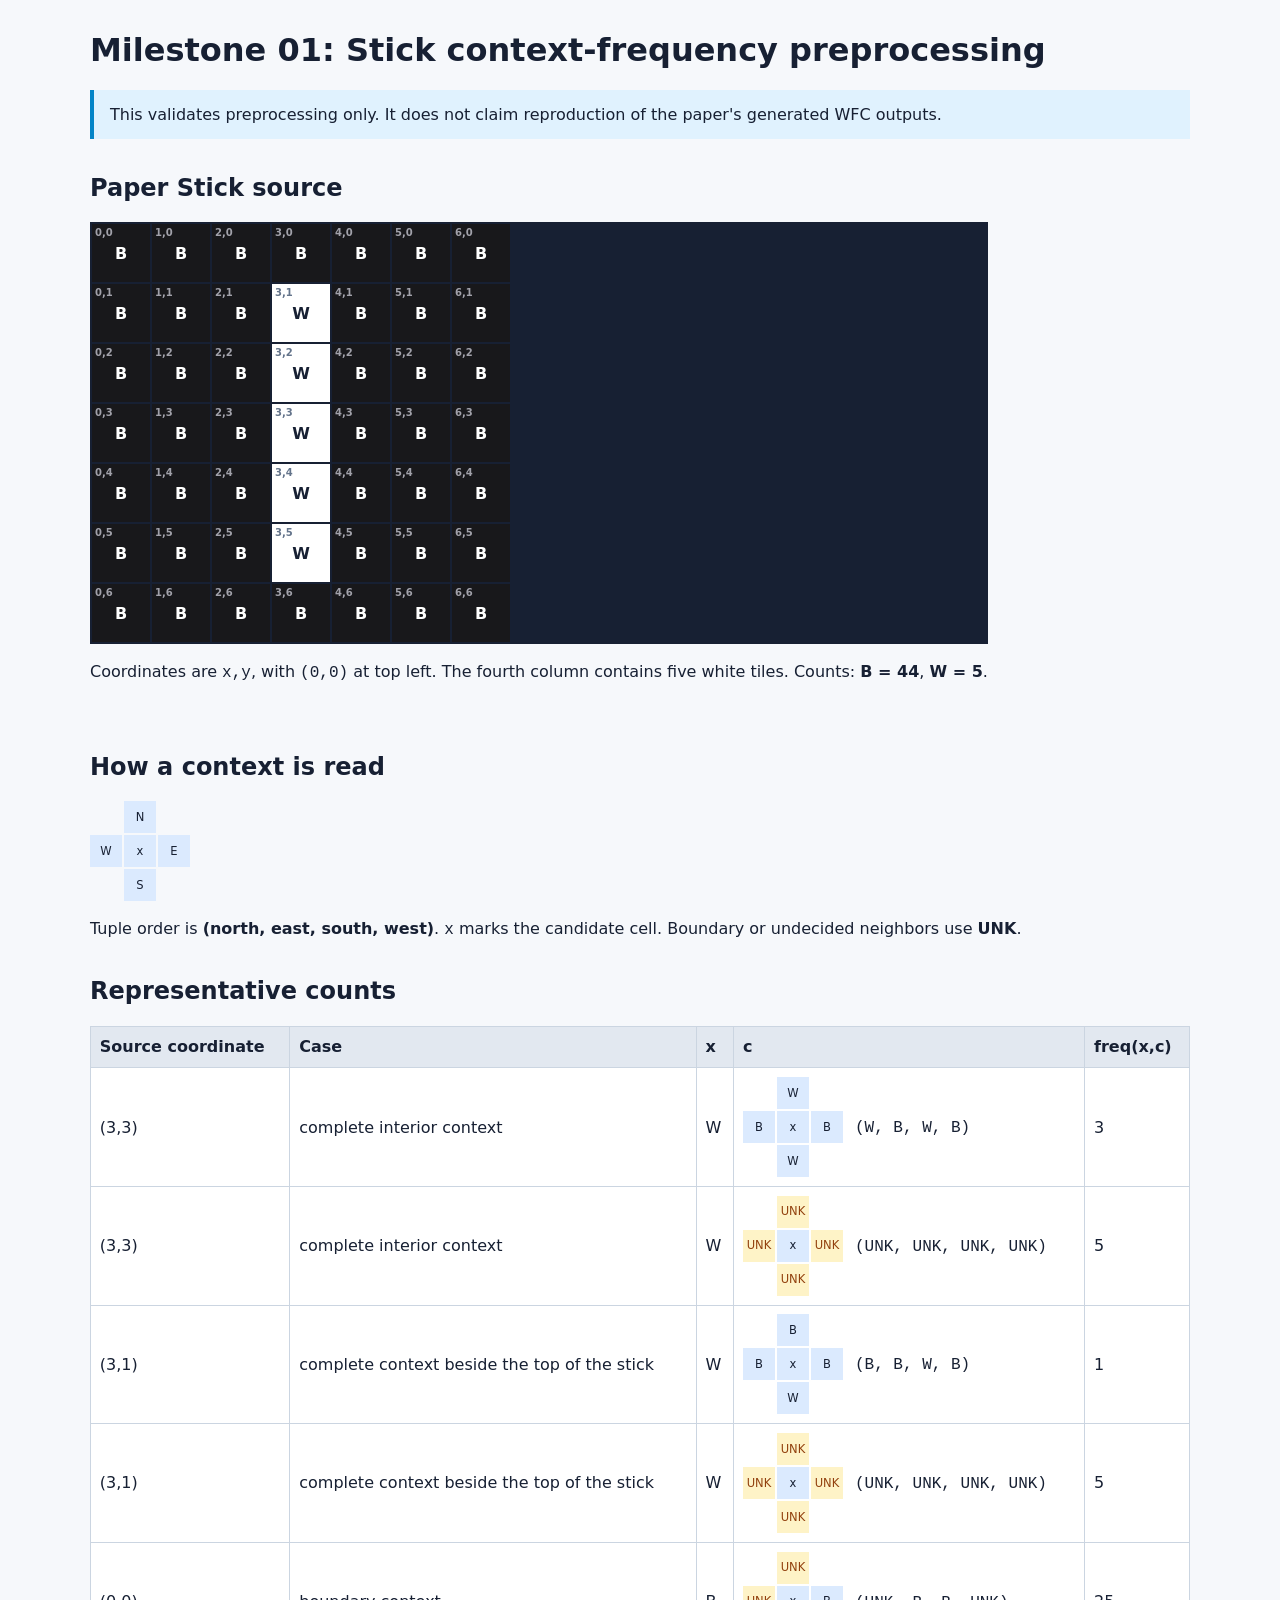
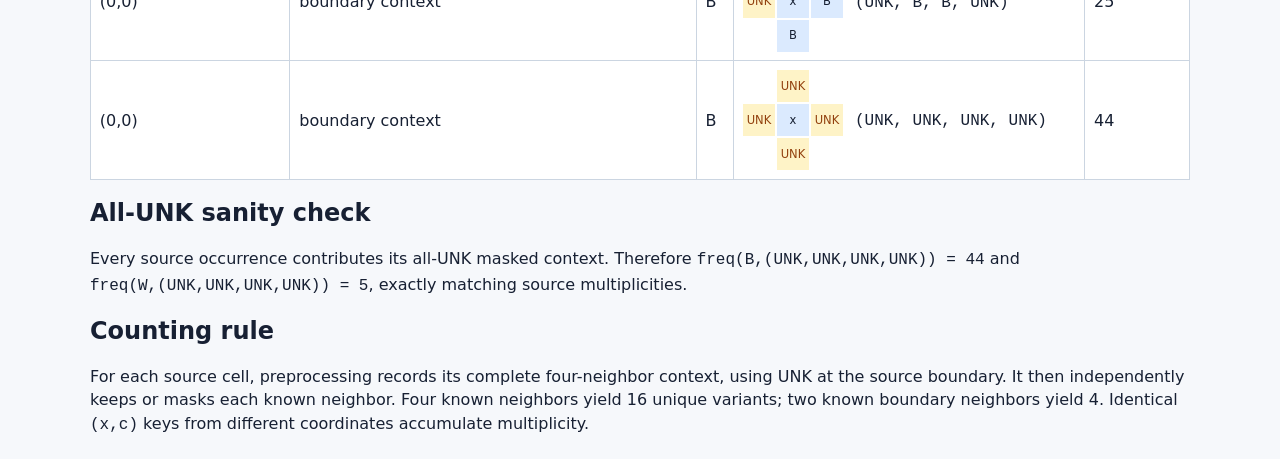
<file: context-sensitive-results/milestone-01/index.html>
<!doctype html>
<html lang="en"><head><meta charset="utf-8"><title>Stick context-frequency diagnostic</title>
<style>
body{font:16px/1.45 system-ui,sans-serif;max-width:1100px;margin:2rem auto;padding:0 1rem;color:#172033;background:#f6f8fb}
h1,h2{line-height:1.15} code{white-space:nowrap} .layout{display:flex;gap:2rem;align-items:flex-start;flex-wrap:wrap}
.source{display:grid;grid-template-columns:repeat(7,58px);border:2px solid #172033;background:#172033;gap:2px}
.tile{height:58px;display:flex;align-items:center;justify-content:center;position:relative;font-weight:700}
.tile small{position:absolute;left:3px;top:2px;font-size:10px;color:#64748b} .tile-B{background:#18181b;color:white} .tile-B small{color:#a1a1aa} .tile-W{background:white;color:#172033}
table{border-collapse:collapse;background:white;width:100%} th,td{border:1px solid #cbd5e1;padding:.55rem;text-align:left;vertical-align:middle} th{background:#e2e8f0}
.context{display:inline-grid;grid-template-columns:repeat(3,2rem);grid-template-rows:repeat(3,2rem);gap:2px;vertical-align:middle;margin-right:.75rem}
.value{display:flex;align-items:center;justify-content:center;background:#dbeafe;font-size:.72rem} .value:empty{background:transparent} .value.unknown{background:#fef3c7;color:#92400e} .note{background:#e0f2fe;border-left:4px solid #0284c7;padding:.8rem 1rem}
</style></head><body>
<h1>Milestone 01: Stick context-frequency preprocessing</h1>
<p class="note">This validates preprocessing only. It does not claim reproduction of the paper's generated WFC outputs.</p>
<div class="layout"><section><h2>Paper Stick source</h2><div class="source"><div class="tile tile-B" title="(0,0) = B"><small>0,0</small>B</div><div class="tile tile-B" title="(1,0) = B"><small>1,0</small>B</div><div class="tile tile-B" title="(2,0) = B"><small>2,0</small>B</div><div class="tile tile-B" title="(3,0) = B"><small>3,0</small>B</div><div class="tile tile-B" title="(4,0) = B"><small>4,0</small>B</div><div class="tile tile-B" title="(5,0) = B"><small>5,0</small>B</div><div class="tile tile-B" title="(6,0) = B"><small>6,0</small>B</div><div class="tile tile-B" title="(0,1) = B"><small>0,1</small>B</div><div class="tile tile-B" title="(1,1) = B"><small>1,1</small>B</div><div class="tile tile-B" title="(2,1) = B"><small>2,1</small>B</div><div class="tile tile-W" title="(3,1) = W"><small>3,1</small>W</div><div class="tile tile-B" title="(4,1) = B"><small>4,1</small>B</div><div class="tile tile-B" title="(5,1) = B"><small>5,1</small>B</div><div class="tile tile-B" title="(6,1) = B"><small>6,1</small>B</div><div class="tile tile-B" title="(0,2) = B"><small>0,2</small>B</div><div class="tile tile-B" title="(1,2) = B"><small>1,2</small>B</div><div class="tile tile-B" title="(2,2) = B"><small>2,2</small>B</div><div class="tile tile-W" title="(3,2) = W"><small>3,2</small>W</div><div class="tile tile-B" title="(4,2) = B"><small>4,2</small>B</div><div class="tile tile-B" title="(5,2) = B"><small>5,2</small>B</div><div class="tile tile-B" title="(6,2) = B"><small>6,2</small>B</div><div class="tile tile-B" title="(0,3) = B"><small>0,3</small>B</div><div class="tile tile-B" title="(1,3) = B"><small>1,3</small>B</div><div class="tile tile-B" title="(2,3) = B"><small>2,3</small>B</div><div class="tile tile-W" title="(3,3) = W"><small>3,3</small>W</div><div class="tile tile-B" title="(4,3) = B"><small>4,3</small>B</div><div class="tile tile-B" title="(5,3) = B"><small>5,3</small>B</div><div class="tile tile-B" title="(6,3) = B"><small>6,3</small>B</div><div class="tile tile-B" title="(0,4) = B"><small>0,4</small>B</div><div class="tile tile-B" title="(1,4) = B"><small>1,4</small>B</div><div class="tile tile-B" title="(2,4) = B"><small>2,4</small>B</div><div class="tile tile-W" title="(3,4) = W"><small>3,4</small>W</div><div class="tile tile-B" title="(4,4) = B"><small>4,4</small>B</div><div class="tile tile-B" title="(5,4) = B"><small>5,4</small>B</div><div class="tile tile-B" title="(6,4) = B"><small>6,4</small>B</div><div class="tile tile-B" title="(0,5) = B"><small>0,5</small>B</div><div class="tile tile-B" title="(1,5) = B"><small>1,5</small>B</div><div class="tile tile-B" title="(2,5) = B"><small>2,5</small>B</div><div class="tile tile-W" title="(3,5) = W"><small>3,5</small>W</div><div class="tile tile-B" title="(4,5) = B"><small>4,5</small>B</div><div class="tile tile-B" title="(5,5) = B"><small>5,5</small>B</div><div class="tile tile-B" title="(6,5) = B"><small>6,5</small>B</div><div class="tile tile-B" title="(0,6) = B"><small>0,6</small>B</div><div class="tile tile-B" title="(1,6) = B"><small>1,6</small>B</div><div class="tile tile-B" title="(2,6) = B"><small>2,6</small>B</div><div class="tile tile-B" title="(3,6) = B"><small>3,6</small>B</div><div class="tile tile-B" title="(4,6) = B"><small>4,6</small>B</div><div class="tile tile-B" title="(5,6) = B"><small>5,6</small>B</div><div class="tile tile-B" title="(6,6) = B"><small>6,6</small>B</div></div>
<p>Coordinates are <code>x,y</code>, with <code>(0,0)</code> at top left. The fourth column contains five white tiles. Counts: <strong>B = 44</strong>, <strong>W = 5</strong>.</p></section>
<section><h2>How a context is read</h2><span class="context"><span class="value "></span><span class="value ">N</span><span class="value "></span><span class="value ">W</span><span class="value ">x</span><span class="value ">E</span><span class="value "></span><span class="value ">S</span><span class="value "></span></span><p>Tuple order is <strong>(north, east, south, west)</strong>. <code>x</code> marks the candidate cell. Boundary or undecided neighbors use <strong>UNK</strong>.</p></section></div>
<h2>Representative counts</h2><table><thead><tr><th>Source coordinate</th><th>Case</th><th>x</th><th>c</th><th>freq(x,c)</th></tr></thead><tbody><tr><td>(3,3)</td><td>complete interior context</td><td>W</td><td><span class="context"><span class="value "></span><span class="value ">W</span><span class="value "></span><span class="value ">B</span><span class="value ">x</span><span class="value ">B</span><span class="value "></span><span class="value ">W</span><span class="value "></span></span><code>(W, B, W, B)</code></td><td>3</td></tr><tr><td>(3,3)</td><td>complete interior context</td><td>W</td><td><span class="context"><span class="value "></span><span class="value unknown">UNK</span><span class="value "></span><span class="value unknown">UNK</span><span class="value ">x</span><span class="value unknown">UNK</span><span class="value "></span><span class="value unknown">UNK</span><span class="value "></span></span><code>(UNK, UNK, UNK, UNK)</code></td><td>5</td></tr><tr><td>(3,1)</td><td>complete context beside the top of the stick</td><td>W</td><td><span class="context"><span class="value "></span><span class="value ">B</span><span class="value "></span><span class="value ">B</span><span class="value ">x</span><span class="value ">B</span><span class="value "></span><span class="value ">W</span><span class="value "></span></span><code>(B, B, W, B)</code></td><td>1</td></tr><tr><td>(3,1)</td><td>complete context beside the top of the stick</td><td>W</td><td><span class="context"><span class="value "></span><span class="value unknown">UNK</span><span class="value "></span><span class="value unknown">UNK</span><span class="value ">x</span><span class="value unknown">UNK</span><span class="value "></span><span class="value unknown">UNK</span><span class="value "></span></span><code>(UNK, UNK, UNK, UNK)</code></td><td>5</td></tr><tr><td>(0,0)</td><td>boundary context</td><td>B</td><td><span class="context"><span class="value "></span><span class="value unknown">UNK</span><span class="value "></span><span class="value unknown">UNK</span><span class="value ">x</span><span class="value ">B</span><span class="value "></span><span class="value ">B</span><span class="value "></span></span><code>(UNK, B, B, UNK)</code></td><td>25</td></tr><tr><td>(0,0)</td><td>boundary context</td><td>B</td><td><span class="context"><span class="value "></span><span class="value unknown">UNK</span><span class="value "></span><span class="value unknown">UNK</span><span class="value ">x</span><span class="value unknown">UNK</span><span class="value "></span><span class="value unknown">UNK</span><span class="value "></span></span><code>(UNK, UNK, UNK, UNK)</code></td><td>44</td></tr></tbody></table>
<h2>All-UNK sanity check</h2><p>Every source occurrence contributes its all-UNK masked context. Therefore <code>freq(B,(UNK,UNK,UNK,UNK)) = 44</code> and <code>freq(W,(UNK,UNK,UNK,UNK)) = 5</code>, exactly matching source multiplicities.</p>
<h2>Counting rule</h2><p>For each source cell, preprocessing records its complete four-neighbor context, using UNK at the source boundary. It then independently keeps or masks each known neighbor. Four known neighbors yield 16 unique variants; two known boundary neighbors yield 4. Identical <code>(x,c)</code> keys from different coordinates accumulate multiplicity.</p>
</body></html>
</file>
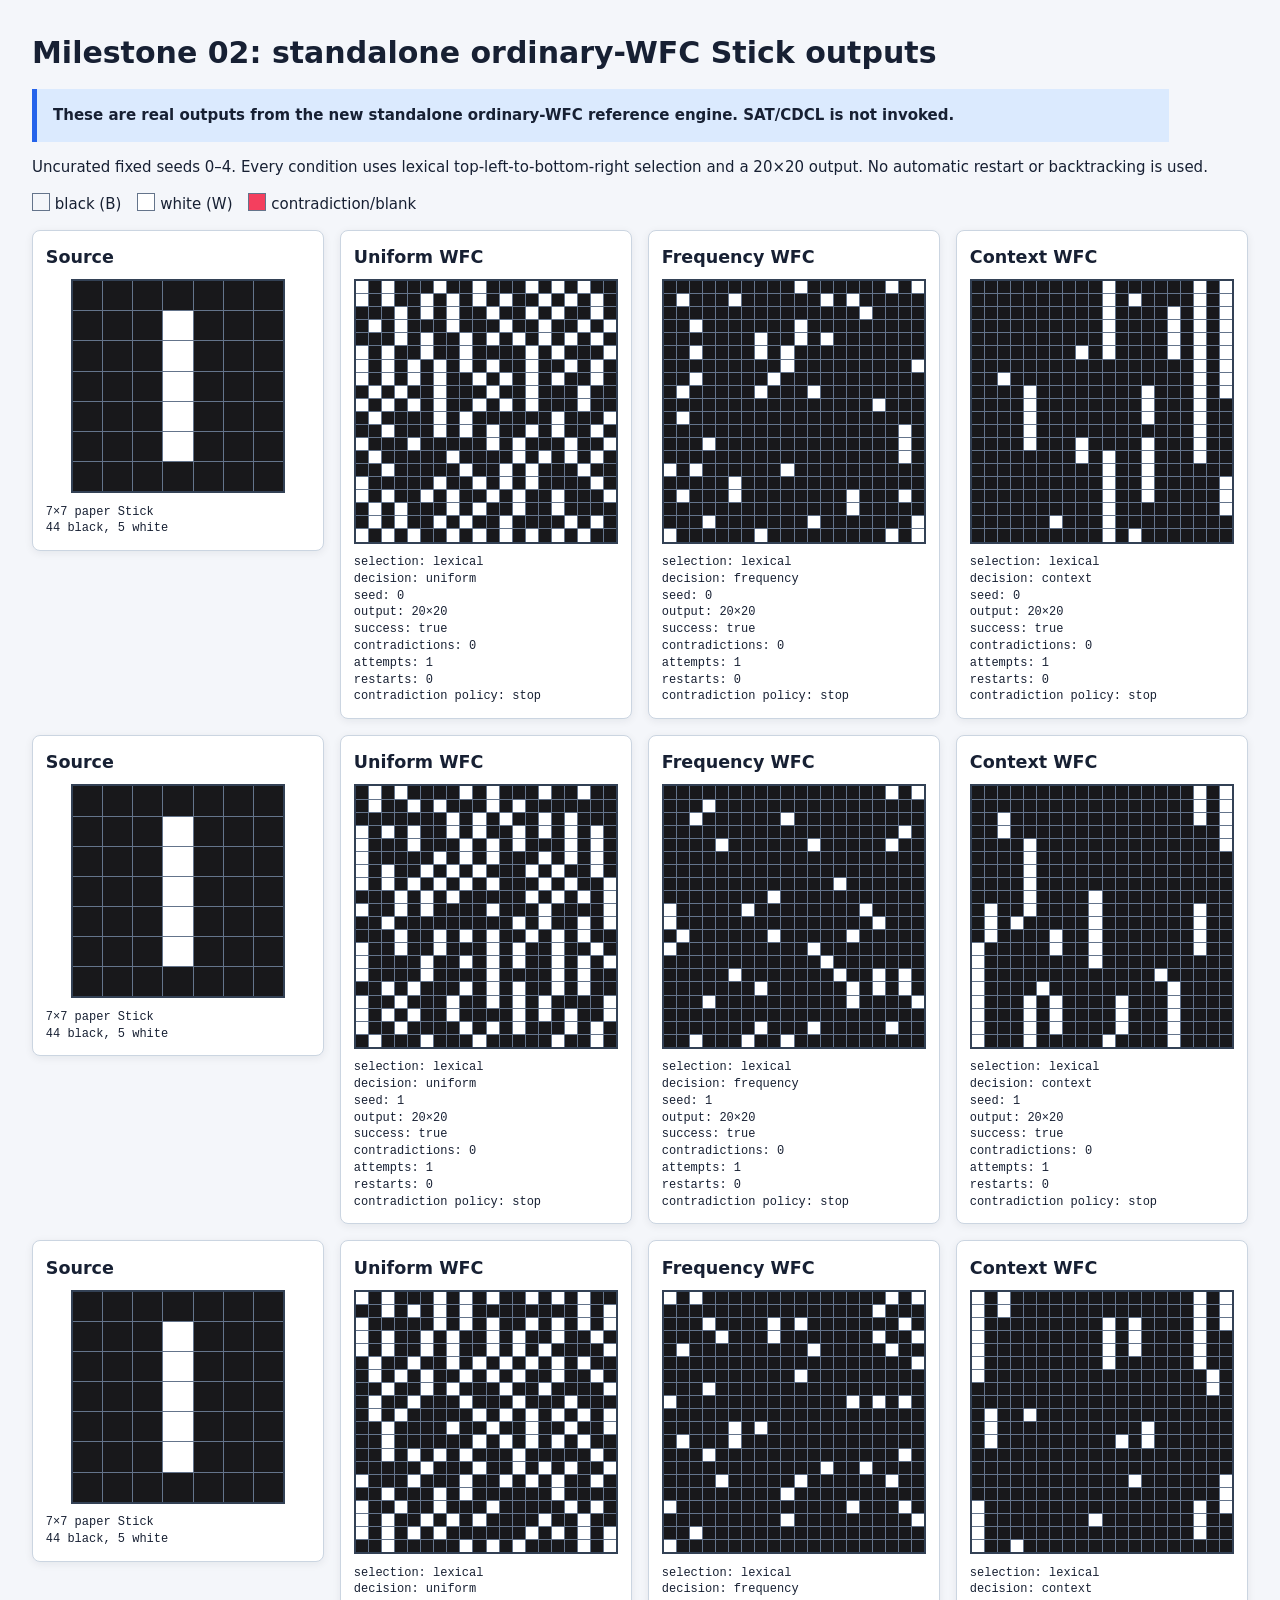
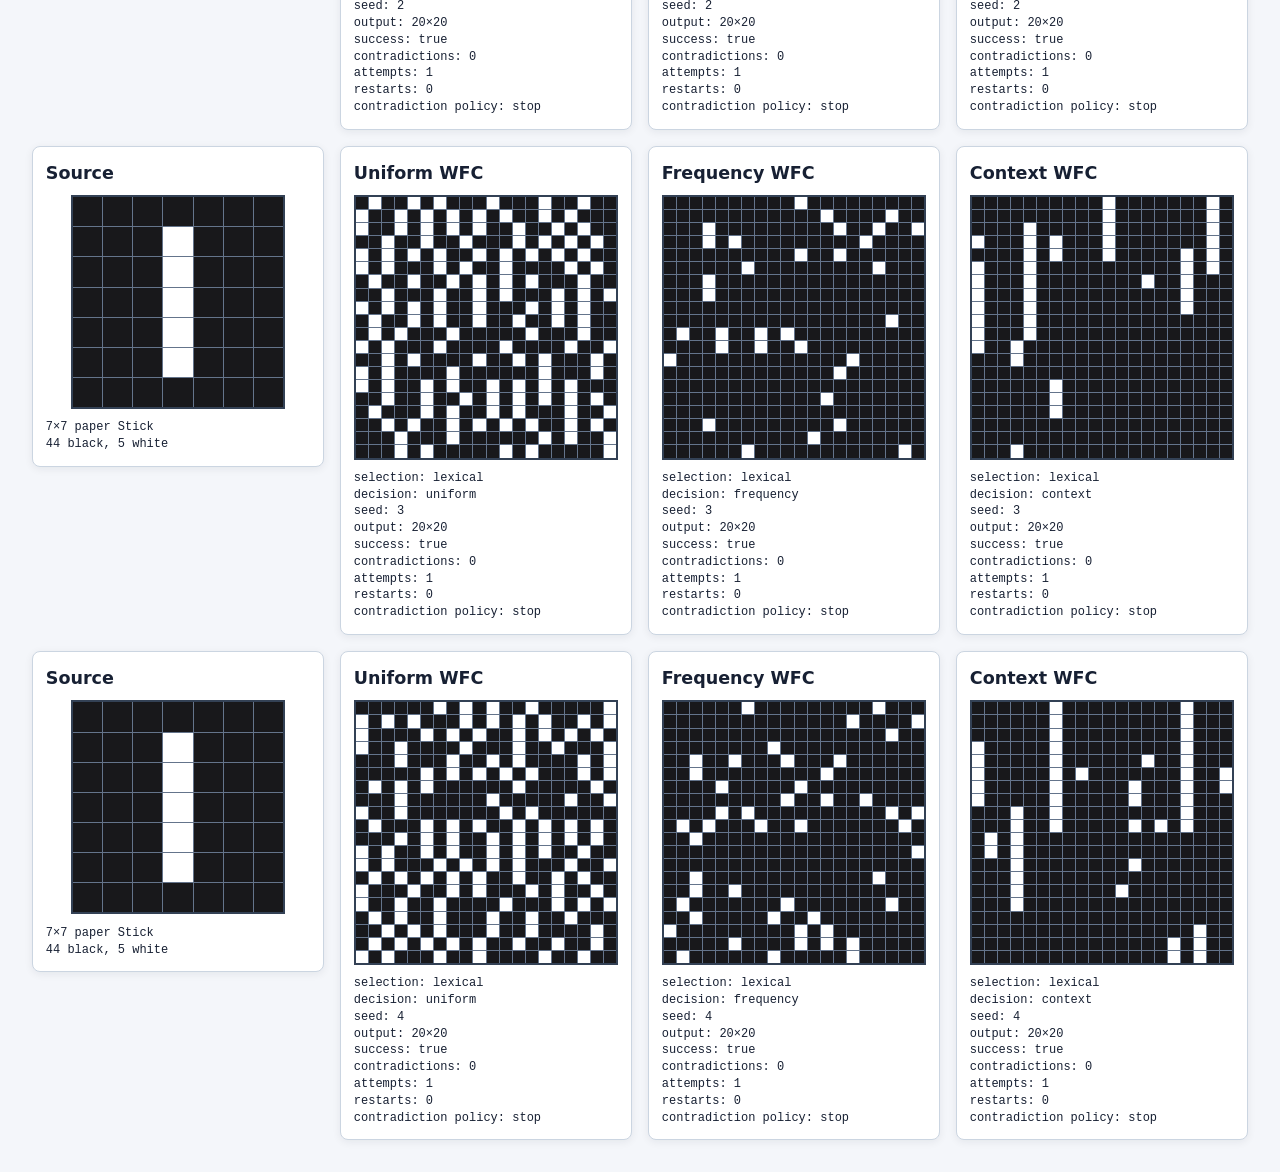
<file: context-sensitive-results/milestone-02/index.html>
<!doctype html><html lang="en"><head><meta charset="utf-8">
<title>Milestone 02 ordinary-WFC Stick gallery</title><style>
body{font:15px/1.4 system-ui,sans-serif;margin:2rem;background:#f4f6fa;color:#172033} h1{margin-bottom:.3rem}
.notice{background:#dbeafe;border-left:5px solid #2563eb;padding:1rem;max-width:1100px;font-weight:650}
.gallery{display:grid;grid-template-columns:repeat(4,minmax(245px,1fr));gap:1rem;align-items:start;min-width:1040px}
.card{background:white;border:1px solid #cbd5e1;border-radius:8px;padding:.8rem;box-shadow:0 2px 8px #0f172a12}
.card h3{margin:.1rem 0 .6rem} .card p{font-family:ui-monospace,monospace;font-size:12px;margin:.65rem 0 0}
.output-grid,.source-grid{display:grid;grid-template-columns:repeat(var(--width),1fr);gap:1px;background:#64748b;border:2px solid #334155;aspect-ratio:1}
.tile{display:block;min-width:0;background:#18181b} .tile-W{background:#fff} .tile-blank{background:#f43f5e}
.source-grid{width:210px;height:210px;margin:auto} .source-grid .tile{min-width:28px}
.legend{display:flex;gap:1rem;align-items:center} .swatch{display:inline-block;width:1rem;height:1rem;border:1px solid #64748b;vertical-align:-.15rem}
@media(max-width:1100px){body{overflow-x:auto}}
</style></head><body><h1>Milestone 02: standalone ordinary-WFC Stick outputs</h1>
<p class="notice">These are real outputs from the new standalone ordinary-WFC reference engine. SAT/CDCL is not invoked.</p>
<p>Uncurated fixed seeds 0–4. Every condition uses lexical top-left-to-bottom-right selection and a 20×20 output. No automatic restart or backtracking is used.</p>
<p class="legend"><span><i class="swatch tile-B"></i> black (B)</span><span><i class="swatch tile-W"></i> white (W)</span><span><i class="swatch tile-blank"></i> contradiction/blank</span></p>
<div class="gallery"><article class="card source-card"><h3>Source</h3><div class="source-grid" style="--width:7"><span class="tile tile-B" title="(0,0) = B"></span><span class="tile tile-B" title="(1,0) = B"></span><span class="tile tile-B" title="(2,0) = B"></span><span class="tile tile-B" title="(3,0) = B"></span><span class="tile tile-B" title="(4,0) = B"></span><span class="tile tile-B" title="(5,0) = B"></span><span class="tile tile-B" title="(6,0) = B"></span><span class="tile tile-B" title="(0,1) = B"></span><span class="tile tile-B" title="(1,1) = B"></span><span class="tile tile-B" title="(2,1) = B"></span><span class="tile tile-W" title="(3,1) = W"></span><span class="tile tile-B" title="(4,1) = B"></span><span class="tile tile-B" title="(5,1) = B"></span><span class="tile tile-B" title="(6,1) = B"></span><span class="tile tile-B" title="(0,2) = B"></span><span class="tile tile-B" title="(1,2) = B"></span><span class="tile tile-B" title="(2,2) = B"></span><span class="tile tile-W" title="(3,2) = W"></span><span class="tile tile-B" title="(4,2) = B"></span><span class="tile tile-B" title="(5,2) = B"></span><span class="tile tile-B" title="(6,2) = B"></span><span class="tile tile-B" title="(0,3) = B"></span><span class="tile tile-B" title="(1,3) = B"></span><span class="tile tile-B" title="(2,3) = B"></span><span class="tile tile-W" title="(3,3) = W"></span><span class="tile tile-B" title="(4,3) = B"></span><span class="tile tile-B" title="(5,3) = B"></span><span class="tile tile-B" title="(6,3) = B"></span><span class="tile tile-B" title="(0,4) = B"></span><span class="tile tile-B" title="(1,4) = B"></span><span class="tile tile-B" title="(2,4) = B"></span><span class="tile tile-W" title="(3,4) = W"></span><span class="tile tile-B" title="(4,4) = B"></span><span class="tile tile-B" title="(5,4) = B"></span><span class="tile tile-B" title="(6,4) = B"></span><span class="tile tile-B" title="(0,5) = B"></span><span class="tile tile-B" title="(1,5) = B"></span><span class="tile tile-B" title="(2,5) = B"></span><span class="tile tile-W" title="(3,5) = W"></span><span class="tile tile-B" title="(4,5) = B"></span><span class="tile tile-B" title="(5,5) = B"></span><span class="tile tile-B" title="(6,5) = B"></span><span class="tile tile-B" title="(0,6) = B"></span><span class="tile tile-B" title="(1,6) = B"></span><span class="tile tile-B" title="(2,6) = B"></span><span class="tile tile-B" title="(3,6) = B"></span><span class="tile tile-B" title="(4,6) = B"></span><span class="tile tile-B" title="(5,6) = B"></span><span class="tile tile-B" title="(6,6) = B"></span></div><p>7×7 paper Stick<br>44 black, 5 white</p></article><article class="card"><h3>Uniform WFC</h3><div class="output-grid" style="--width:20"><span class="tile tile-W" title="(0,0) = W"></span><span class="tile tile-B" title="(1,0) = B"></span><span class="tile tile-W" title="(2,0) = W"></span><span class="tile tile-B" title="(3,0) = B"></span><span class="tile tile-B" title="(4,0) = B"></span><span class="tile tile-B" title="(5,0) = B"></span><span class="tile tile-W" title="(6,0) = W"></span><span class="tile tile-B" title="(7,0) = B"></span><span class="tile tile-B" title="(8,0) = B"></span><span class="tile tile-W" title="(9,0) = W"></span><span class="tile tile-B" title="(10,0) = B"></span><span class="tile tile-B" title="(11,0) = B"></span><span class="tile tile-B" title="(12,0) = B"></span><span class="tile tile-W" title="(13,0) = W"></span><span class="tile tile-B" title="(14,0) = B"></span><span class="tile tile-W" title="(15,0) = W"></span><span class="tile tile-B" title="(16,0) = B"></span><span class="tile tile-W" title="(17,0) = W"></span><span class="tile tile-B" title="(18,0) = B"></span><span class="tile tile-B" title="(19,0) = B"></span><span class="tile tile-W" title="(0,1) = W"></span><span class="tile tile-B" title="(1,1) = B"></span><span class="tile tile-W" title="(2,1) = W"></span><span class="tile tile-B" title="(3,1) = B"></span><span class="tile tile-B" title="(4,1) = B"></span><span class="tile tile-W" title="(5,1) = W"></span><span class="tile tile-B" title="(6,1) = B"></span><span class="tile tile-W" title="(7,1) = W"></span><span class="tile tile-B" title="(8,1) = B"></span><span class="tile tile-W" title="(9,1) = W"></span><span class="tile tile-B" title="(10,1) = B"></span><span class="tile tile-W" title="(11,1) = W"></span><span class="tile tile-B" title="(12,1) = B"></span><span class="tile tile-B" title="(13,1) = B"></span><span class="tile tile-W" title="(14,1) = W"></span><span class="tile tile-B" title="(15,1) = B"></span><span class="tile tile-W" title="(16,1) = W"></span><span class="tile tile-B" title="(17,1) = B"></span><span class="tile tile-W" title="(18,1) = W"></span><span class="tile tile-B" title="(19,1) = B"></span><span class="tile tile-B" title="(0,2) = B"></span><span class="tile tile-B" title="(1,2) = B"></span><span class="tile tile-B" title="(2,2) = B"></span><span class="tile tile-W" title="(3,2) = W"></span><span class="tile tile-B" title="(4,2) = B"></span><span class="tile tile-W" title="(5,2) = W"></span><span class="tile tile-B" title="(6,2) = B"></span><span class="tile tile-W" title="(7,2) = W"></span><span class="tile tile-B" title="(8,2) = B"></span><span class="tile tile-B" title="(9,2) = B"></span><span class="tile tile-W" title="(10,2) = W"></span><span class="tile tile-B" title="(11,2) = B"></span><span class="tile tile-B" title="(12,2) = B"></span><span class="tile tile-W" title="(13,2) = W"></span><span class="tile tile-B" title="(14,2) = B"></span><span class="tile tile-W" title="(15,2) = W"></span><span class="tile tile-B" title="(16,2) = B"></span><span class="tile tile-B" title="(17,2) = B"></span><span class="tile tile-W" title="(18,2) = W"></span><span class="tile tile-B" title="(19,2) = B"></span><span class="tile tile-B" title="(0,3) = B"></span><span class="tile tile-W" title="(1,3) = W"></span><span class="tile tile-B" title="(2,3) = B"></span><span class="tile tile-W" title="(3,3) = W"></span><span class="tile tile-B" title="(4,3) = B"></span><span class="tile tile-B" title="(5,3) = B"></span><span class="tile tile-B" title="(6,3) = B"></span><span class="tile tile-W" title="(7,3) = W"></span><span class="tile tile-B" title="(8,3) = B"></span><span class="tile tile-B" title="(9,3) = B"></span><span class="tile tile-B" title="(10,3) = B"></span><span class="tile tile-W" title="(11,3) = W"></span><span class="tile tile-B" title="(12,3) = B"></span><span class="tile tile-B" title="(13,3) = B"></span><span class="tile tile-W" title="(14,3) = W"></span><span class="tile tile-B" title="(15,3) = B"></span><span class="tile tile-B" title="(16,3) = B"></span><span class="tile tile-W" title="(17,3) = W"></span><span class="tile tile-B" title="(18,3) = B"></span><span class="tile tile-W" title="(19,3) = W"></span><span class="tile tile-B" title="(0,4) = B"></span><span class="tile tile-B" title="(1,4) = B"></span><span class="tile tile-B" title="(2,4) = B"></span><span class="tile tile-W" title="(3,4) = W"></span><span class="tile tile-B" title="(4,4) = B"></span><span class="tile tile-W" title="(5,4) = W"></span><span class="tile tile-B" title="(6,4) = B"></span><span class="tile tile-B" title="(7,4) = B"></span><span class="tile tile-W" title="(8,4) = W"></span><span class="tile tile-B" title="(9,4) = B"></span><span class="tile tile-W" title="(10,4) = W"></span><span class="tile tile-B" title="(11,4) = B"></span><span class="tile tile-W" title="(12,4) = W"></span><span class="tile tile-B" title="(13,4) = B"></span><span class="tile tile-W" title="(14,4) = W"></span><span class="tile tile-B" title="(15,4) = B"></span><span class="tile tile-W" title="(16,4) = W"></span><span class="tile tile-B" title="(17,4) = B"></span><span class="tile tile-W" title="(18,4) = W"></span><span class="tile tile-B" title="(19,4) = B"></span><span class="tile tile-W" title="(0,5) = W"></span><span class="tile tile-B" title="(1,5) = B"></span><span class="tile tile-W" title="(2,5) = W"></span><span class="tile tile-B" title="(3,5) = B"></span><span class="tile tile-B" title="(4,5) = B"></span><span class="tile tile-W" title="(5,5) = W"></span><span class="tile tile-B" title="(6,5) = B"></span><span class="tile tile-B" title="(7,5) = B"></span><span class="tile tile-W" title="(8,5) = W"></span><span class="tile tile-B" title="(9,5) = B"></span><span class="tile tile-B" title="(10,5) = B"></span><span class="tile tile-B" title="(11,5) = B"></span><span class="tile tile-B" title="(12,5) = B"></span><span class="tile tile-W" title="(13,5) = W"></span><span class="tile tile-B" title="(14,5) = B"></span><span class="tile tile-W" title="(15,5) = W"></span><span class="tile tile-B" title="(16,5) = B"></span><span class="tile tile-B" title="(17,5) = B"></span><span class="tile tile-B" title="(18,5) = B"></span><span class="tile tile-W" title="(19,5) = W"></span><span class="tile tile-W" title="(0,6) = W"></span><span class="tile tile-B" title="(1,6) = B"></span><span class="tile tile-W" title="(2,6) = W"></span><span class="tile tile-B" title="(3,6) = B"></span><span class="tile tile-W" title="(4,6) = W"></span><span class="tile tile-B" title="(5,6) = B"></span><span class="tile tile-W" title="(6,6) = W"></span><span class="tile tile-B" title="(7,6) = B"></span><span class="tile tile-W" title="(8,6) = W"></span><span class="tile tile-B" title="(9,6) = B"></span><span class="tile tile-W" title="(10,6) = W"></span><span class="tile tile-B" title="(11,6) = B"></span><span class="tile tile-B" title="(12,6) = B"></span><span class="tile tile-W" title="(13,6) = W"></span><span class="tile tile-B" title="(14,6) = B"></span><span class="tile tile-B" title="(15,6) = B"></span><span class="tile tile-W" title="(16,6) = W"></span><span class="tile tile-B" title="(17,6) = B"></span><span class="tile tile-W" title="(18,6) = W"></span><span class="tile tile-B" title="(19,6) = B"></span><span class="tile tile-W" title="(0,7) = W"></span><span class="tile tile-B" title="(1,7) = B"></span><span class="tile tile-W" title="(2,7) = W"></span><span class="tile tile-B" title="(3,7) = B"></span><span class="tile tile-W" title="(4,7) = W"></span><span class="tile tile-B" title="(5,7) = B"></span><span class="tile tile-W" title="(6,7) = W"></span><span class="tile tile-B" title="(7,7) = B"></span><span class="tile tile-B" title="(8,7) = B"></span><span class="tile tile-W" title="(9,7) = W"></span><span class="tile tile-B" title="(10,7) = B"></span><span class="tile tile-W" title="(11,7) = W"></span><span class="tile tile-B" title="(12,7) = B"></span><span class="tile tile-W" title="(13,7) = W"></span><span class="tile tile-B" title="(14,7) = B"></span><span class="tile tile-W" title="(15,7) = W"></span><span class="tile tile-B" title="(16,7) = B"></span><span class="tile tile-B" title="(17,7) = B"></span><span class="tile tile-W" title="(18,7) = W"></span><span class="tile tile-B" title="(19,7) = B"></span><span class="tile tile-B" title="(0,8) = B"></span><span class="tile tile-W" title="(1,8) = W"></span><span class="tile tile-B" title="(2,8) = B"></span><span class="tile tile-W" title="(3,8) = W"></span><span class="tile tile-B" title="(4,8) = B"></span><span class="tile tile-B" title="(5,8) = B"></span><span class="tile tile-W" title="(6,8) = W"></span><span class="tile tile-B" title="(7,8) = B"></span><span class="tile tile-B" title="(8,8) = B"></span><span class="tile tile-B" title="(9,8) = B"></span><span class="tile tile-W" title="(10,8) = W"></span><span class="tile tile-B" title="(11,8) = B"></span><span class="tile tile-B" title="(12,8) = B"></span><span class="tile tile-W" title="(13,8) = W"></span><span class="tile tile-B" title="(14,8) = B"></span><span class="tile tile-B" title="(15,8) = B"></span><span class="tile tile-B" title="(16,8) = B"></span><span class="tile tile-W" title="(17,8) = W"></span><span class="tile tile-B" title="(18,8) = B"></span><span class="tile tile-B" title="(19,8) = B"></span><span class="tile tile-W" title="(0,9) = W"></span><span class="tile tile-B" title="(1,9) = B"></span><span class="tile tile-W" title="(2,9) = W"></span><span class="tile tile-B" title="(3,9) = B"></span><span class="tile tile-W" title="(4,9) = W"></span><span class="tile tile-B" title="(5,9) = B"></span><span class="tile tile-W" title="(6,9) = W"></span><span class="tile tile-B" title="(7,9) = B"></span><span class="tile tile-B" title="(8,9) = B"></span><span class="tile tile-W" title="(9,9) = W"></span><span class="tile tile-B" title="(10,9) = B"></span><span class="tile tile-W" title="(11,9) = W"></span><span class="tile tile-B" title="(12,9) = B"></span><span class="tile tile-W" title="(13,9) = W"></span><span class="tile tile-B" title="(14,9) = B"></span><span class="tile tile-B" title="(15,9) = B"></span><span class="tile tile-B" title="(16,9) = B"></span><span class="tile tile-W" title="(17,9) = W"></span><span class="tile tile-B" title="(18,9) = B"></span><span class="tile tile-B" title="(19,9) = B"></span><span class="tile tile-B" title="(0,10) = B"></span><span class="tile tile-W" title="(1,10) = W"></span><span class="tile tile-B" title="(2,10) = B"></span><span class="tile tile-B" title="(3,10) = B"></span><span class="tile tile-B" title="(4,10) = B"></span><span class="tile tile-B" title="(5,10) = B"></span><span class="tile tile-W" title="(6,10) = W"></span><span class="tile tile-B" title="(7,10) = B"></span><span class="tile tile-W" title="(8,10) = W"></span><span class="tile tile-B" title="(9,10) = B"></span><span class="tile tile-B" title="(10,10) = B"></span><span class="tile tile-B" title="(11,10) = B"></span><span class="tile tile-B" title="(12,10) = B"></span><span class="tile tile-B" title="(13,10) = B"></span><span class="tile tile-B" title="(14,10) = B"></span><span class="tile tile-W" title="(15,10) = W"></span><span class="tile tile-B" title="(16,10) = B"></span><span class="tile tile-B" title="(17,10) = B"></span><span class="tile tile-B" title="(18,10) = B"></span><span class="tile tile-W" title="(19,10) = W"></span><span class="tile tile-B" title="(0,11) = B"></span><span class="tile tile-B" title="(1,11) = B"></span><span class="tile tile-W" title="(2,11) = W"></span><span class="tile tile-B" title="(3,11) = B"></span><span class="tile tile-B" title="(4,11) = B"></span><span class="tile tile-B" title="(5,11) = B"></span><span class="tile tile-W" title="(6,11) = W"></span><span class="tile tile-B" title="(7,11) = B"></span><span class="tile tile-W" title="(8,11) = W"></span><span class="tile tile-B" title="(9,11) = B"></span><span class="tile tile-W" title="(10,11) = W"></span><span class="tile tile-B" title="(11,11) = B"></span><span class="tile tile-B" title="(12,11) = B"></span><span class="tile tile-W" title="(13,11) = W"></span><span class="tile tile-B" title="(14,11) = B"></span><span class="tile tile-W" title="(15,11) = W"></span><span class="tile tile-B" title="(16,11) = B"></span><span class="tile tile-B" title="(17,11) = B"></span><span class="tile tile-W" title="(18,11) = W"></span><span class="tile tile-B" title="(19,11) = B"></span><span class="tile tile-W" title="(0,12) = W"></span><span class="tile tile-B" title="(1,12) = B"></span><span class="tile tile-B" title="(2,12) = B"></span><span class="tile tile-B" title="(3,12) = B"></span><span class="tile tile-W" title="(4,12) = W"></span><span class="tile tile-B" title="(5,12) = B"></span><span class="tile tile-B" title="(6,12) = B"></span><span class="tile tile-B" title="(7,12) = B"></span><span class="tile tile-B" title="(8,12) = B"></span><span class="tile tile-B" title="(9,12) = B"></span><span class="tile tile-W" title="(10,12) = W"></span><span class="tile tile-B" title="(11,12) = B"></span><span class="tile tile-W" title="(12,12) = W"></span><span class="tile tile-B" title="(13,12) = B"></span><span class="tile tile-B" title="(14,12) = B"></span><span class="tile tile-B" title="(15,12) = B"></span><span class="tile tile-W" title="(16,12) = W"></span><span class="tile tile-B" title="(17,12) = B"></span><span class="tile tile-B" title="(18,12) = B"></span><span class="tile tile-W" title="(19,12) = W"></span><span class="tile tile-B" title="(0,13) = B"></span><span class="tile tile-W" title="(1,13) = W"></span><span class="tile tile-B" title="(2,13) = B"></span><span class="tile tile-B" title="(3,13) = B"></span><span class="tile tile-B" title="(4,13) = B"></span><span class="tile tile-B" title="(5,13) = B"></span><span class="tile tile-B" title="(6,13) = B"></span><span class="tile tile-W" title="(7,13) = W"></span><span class="tile tile-B" title="(8,13) = B"></span><span class="tile tile-B" title="(9,13) = B"></span><span class="tile tile-B" title="(10,13) = B"></span><span class="tile tile-B" title="(11,13) = B"></span><span class="tile tile-W" title="(12,13) = W"></span><span class="tile tile-B" title="(13,13) = B"></span><span class="tile tile-W" title="(14,13) = W"></span><span class="tile tile-B" title="(15,13) = B"></span><span class="tile tile-W" title="(16,13) = W"></span><span class="tile tile-B" title="(17,13) = B"></span><span class="tile tile-W" title="(18,13) = W"></span><span class="tile tile-B" title="(19,13) = B"></span><span class="tile tile-B" title="(0,14) = B"></span><span class="tile tile-B" title="(1,14) = B"></span><span class="tile tile-W" title="(2,14) = W"></span><span class="tile tile-B" title="(3,14) = B"></span><span class="tile tile-B" title="(4,14) = B"></span><span class="tile tile-B" title="(5,14) = B"></span><span class="tile tile-B" title="(6,14) = B"></span><span class="tile tile-B" title="(7,14) = B"></span><span class="tile tile-W" title="(8,14) = W"></span><span class="tile tile-B" title="(9,14) = B"></span><span class="tile tile-B" title="(10,14) = B"></span><span class="tile tile-W" title="(11,14) = W"></span><span class="tile tile-B" title="(12,14) = B"></span><span class="tile tile-W" title="(13,14) = W"></span><span class="tile tile-B" title="(14,14) = B"></span><span class="tile tile-B" title="(15,14) = B"></span><span class="tile tile-B" title="(16,14) = B"></span><span class="tile tile-W" title="(17,14) = W"></span><span class="tile tile-B" title="(18,14) = B"></span><span class="tile tile-B" title="(19,14) = B"></span><span class="tile tile-W" title="(0,15) = W"></span><span class="tile tile-B" title="(1,15) = B"></span><span class="tile tile-B" title="(2,15) = B"></span><span class="tile tile-B" title="(3,15) = B"></span><span class="tile tile-B" title="(4,15) = B"></span><span class="tile tile-B" title="(5,15) = B"></span><span class="tile tile-W" title="(6,15) = W"></span><span class="tile tile-B" title="(7,15) = B"></span><span class="tile tile-B" title="(8,15) = B"></span><span class="tile tile-W" title="(9,15) = W"></span><span class="tile tile-B" title="(10,15) = B"></span><span class="tile tile-W" title="(11,15) = W"></span><span class="tile tile-B" title="(12,15) = B"></span><span class="tile tile-W" title="(13,15) = W"></span><span class="tile tile-B" title="(14,15) = B"></span><span class="tile tile-B" title="(15,15) = B"></span><span class="tile tile-B" title="(16,15) = B"></span><span class="tile tile-B" title="(17,15) = B"></span><span class="tile tile-W" title="(18,15) = W"></span><span class="tile tile-B" title="(19,15) = B"></span><span class="tile tile-W" title="(0,16) = W"></span><span class="tile tile-B" title="(1,16) = B"></span><span class="tile tile-W" title="(2,16) = W"></span><span class="tile tile-B" title="(3,16) = B"></span><span class="tile tile-B" title="(4,16) = B"></span><span class="tile tile-W" title="(5,16) = W"></span><span class="tile tile-B" title="(6,16) = B"></span><span class="tile tile-W" title="(7,16) = W"></span><span class="tile tile-B" title="(8,16) = B"></span><span class="tile tile-B" title="(9,16) = B"></span><span class="tile tile-W" title="(10,16) = W"></span><span class="tile tile-B" title="(11,16) = B"></span><span class="tile tile-W" title="(12,16) = W"></span><span class="tile tile-B" title="(13,16) = B"></span><span class="tile tile-B" title="(14,16) = B"></span><span class="tile tile-W" title="(15,16) = W"></span><span class="tile tile-B" title="(16,16) = B"></span><span class="tile tile-B" title="(17,16) = B"></span><span class="tile tile-B" title="(18,16) = B"></span><span class="tile tile-W" title="(19,16) = W"></span><span class="tile tile-B" title="(0,17) = B"></span><span class="tile tile-W" title="(1,17) = W"></span><span class="tile tile-B" title="(2,17) = B"></span><span class="tile tile-W" title="(3,17) = W"></span><span class="tile tile-B" title="(4,17) = B"></span><span class="tile tile-B" title="(5,17) = B"></span><span class="tile tile-B" title="(6,17) = B"></span><span class="tile tile-W" title="(7,17) = W"></span><span class="tile tile-B" title="(8,17) = B"></span><span class="tile tile-W" title="(9,17) = W"></span><span class="tile tile-B" title="(10,17) = B"></span><span class="tile tile-B" title="(11,17) = B"></span><span class="tile tile-W" title="(12,17) = W"></span><span class="tile tile-B" title="(13,17) = B"></span><span class="tile tile-B" title="(14,17) = B"></span><span class="tile tile-W" title="(15,17) = W"></span><span class="tile tile-B" title="(16,17) = B"></span><span class="tile tile-B" title="(17,17) = B"></span><span class="tile tile-B" title="(18,17) = B"></span><span class="tile tile-B" title="(19,17) = B"></span><span class="tile tile-B" title="(0,18) = B"></span><span class="tile tile-W" title="(1,18) = W"></span><span class="tile tile-B" title="(2,18) = B"></span><span class="tile tile-W" title="(3,18) = W"></span><span class="tile tile-B" title="(4,18) = B"></span><span class="tile tile-B" title="(5,18) = B"></span><span class="tile tile-W" title="(6,18) = W"></span><span class="tile tile-B" title="(7,18) = B"></span><span class="tile tile-W" title="(8,18) = W"></span><span class="tile tile-B" title="(9,18) = B"></span><span class="tile tile-B" title="(10,18) = B"></span><span class="tile tile-W" title="(11,18) = W"></span><span class="tile tile-B" title="(12,18) = B"></span><span class="tile tile-B" title="(13,18) = B"></span><span class="tile tile-B" title="(14,18) = B"></span><span class="tile tile-B" title="(15,18) = B"></span><span class="tile tile-W" title="(16,18) = W"></span><span class="tile tile-B" title="(17,18) = B"></span><span class="tile tile-W" title="(18,18) = W"></span><span class="tile tile-B" title="(19,18) = B"></span><span class="tile tile-W" title="(0,19) = W"></span><span class="tile tile-B" title="(1,19) = B"></span><span class="tile tile-W" title="(2,19) = W"></span><span class="tile tile-B" title="(3,19) = B"></span><span class="tile tile-W" title="(4,19) = W"></span><span class="tile tile-B" title="(5,19) = B"></span><span class="tile tile-B" title="(6,19) = B"></span><span class="tile tile-W" title="(7,19) = W"></span><span class="tile tile-B" title="(8,19) = B"></span><span class="tile tile-W" title="(9,19) = W"></span><span class="tile tile-B" title="(10,19) = B"></span><span class="tile tile-W" title="(11,19) = W"></span><span class="tile tile-B" title="(12,19) = B"></span><span class="tile tile-W" title="(13,19) = W"></span><span class="tile tile-B" title="(14,19) = B"></span><span class="tile tile-W" title="(15,19) = W"></span><span class="tile tile-B" title="(16,19) = B"></span><span class="tile tile-W" title="(17,19) = W"></span><span class="tile tile-B" title="(18,19) = B"></span><span class="tile tile-B" title="(19,19) = B"></span></div><p>selection: lexical<br>decision: uniform<br>seed: 0<br>output: 20×20<br>success: true<br>contradictions: 0<br>attempts: 1<br>restarts: 0<br>contradiction policy: stop</p></article><article class="card"><h3>Frequency WFC</h3><div class="output-grid" style="--width:20"><span class="tile tile-B" title="(0,0) = B"></span><span class="tile tile-B" title="(1,0) = B"></span><span class="tile tile-B" title="(2,0) = B"></span><span class="tile tile-B" title="(3,0) = B"></span><span class="tile tile-B" title="(4,0) = B"></span><span class="tile tile-B" title="(5,0) = B"></span><span class="tile tile-B" title="(6,0) = B"></span><span class="tile tile-B" title="(7,0) = B"></span><span class="tile tile-B" title="(8,0) = B"></span><span class="tile tile-B" title="(9,0) = B"></span><span class="tile tile-W" title="(10,0) = W"></span><span class="tile tile-B" title="(11,0) = B"></span><span class="tile tile-B" title="(12,0) = B"></span><span class="tile tile-B" title="(13,0) = B"></span><span class="tile tile-B" title="(14,0) = B"></span><span class="tile tile-B" title="(15,0) = B"></span><span class="tile tile-B" title="(16,0) = B"></span><span class="tile tile-W" title="(17,0) = W"></span><span class="tile tile-B" title="(18,0) = B"></span><span class="tile tile-W" title="(19,0) = W"></span><span class="tile tile-B" title="(0,1) = B"></span><span class="tile tile-W" title="(1,1) = W"></span><span class="tile tile-B" title="(2,1) = B"></span><span class="tile tile-B" title="(3,1) = B"></span><span class="tile tile-B" title="(4,1) = B"></span><span class="tile tile-W" title="(5,1) = W"></span><span class="tile tile-B" title="(6,1) = B"></span><span class="tile tile-B" title="(7,1) = B"></span><span class="tile tile-B" title="(8,1) = B"></span><span class="tile tile-B" title="(9,1) = B"></span><span class="tile tile-B" title="(10,1) = B"></span><span class="tile tile-B" title="(11,1) = B"></span><span class="tile tile-W" title="(12,1) = W"></span><span class="tile tile-B" title="(13,1) = B"></span><span class="tile tile-W" title="(14,1) = W"></span><span class="tile tile-B" title="(15,1) = B"></span><span class="tile tile-B" title="(16,1) = B"></span><span class="tile tile-B" title="(17,1) = B"></span><span class="tile tile-B" title="(18,1) = B"></span><span class="tile tile-B" title="(19,1) = B"></span><span class="tile tile-B" title="(0,2) = B"></span><span class="tile tile-B" title="(1,2) = B"></span><span class="tile tile-B" title="(2,2) = B"></span><span class="tile tile-B" title="(3,2) = B"></span><span class="tile tile-B" title="(4,2) = B"></span><span class="tile tile-B" title="(5,2) = B"></span><span class="tile tile-B" title="(6,2) = B"></span><span class="tile tile-B" title="(7,2) = B"></span><span class="tile tile-B" title="(8,2) = B"></span><span class="tile tile-B" title="(9,2) = B"></span><span class="tile tile-B" title="(10,2) = B"></span><span class="tile tile-B" title="(11,2) = B"></span><span class="tile tile-B" title="(12,2) = B"></span><span class="tile tile-B" title="(13,2) = B"></span><span class="tile tile-B" title="(14,2) = B"></span><span class="tile tile-W" title="(15,2) = W"></span><span class="tile tile-B" title="(16,2) = B"></span><span class="tile tile-B" title="(17,2) = B"></span><span class="tile tile-B" title="(18,2) = B"></span><span class="tile tile-B" title="(19,2) = B"></span><span class="tile tile-B" title="(0,3) = B"></span><span class="tile tile-B" title="(1,3) = B"></span><span class="tile tile-W" title="(2,3) = W"></span><span class="tile tile-B" title="(3,3) = B"></span><span class="tile tile-B" title="(4,3) = B"></span><span class="tile tile-B" title="(5,3) = B"></span><span class="tile tile-B" title="(6,3) = B"></span><span class="tile tile-B" title="(7,3) = B"></span><span class="tile tile-B" title="(8,3) = B"></span><span class="tile tile-B" title="(9,3) = B"></span><span class="tile tile-W" title="(10,3) = W"></span><span class="tile tile-B" title="(11,3) = B"></span><span class="tile tile-B" title="(12,3) = B"></span><span class="tile tile-B" title="(13,3) = B"></span><span class="tile tile-B" title="(14,3) = B"></span><span class="tile tile-B" title="(15,3) = B"></span><span class="tile tile-B" title="(16,3) = B"></span><span class="tile tile-B" title="(17,3) = B"></span><span class="tile tile-B" title="(18,3) = B"></span><span class="tile tile-B" title="(19,3) = B"></span><span class="tile tile-B" title="(0,4) = B"></span><span class="tile tile-B" title="(1,4) = B"></span><span class="tile tile-B" title="(2,4) = B"></span><span class="tile tile-B" title="(3,4) = B"></span><span class="tile tile-B" title="(4,4) = B"></span><span class="tile tile-B" title="(5,4) = B"></span><span class="tile tile-B" title="(6,4) = B"></span><span class="tile tile-W" title="(7,4) = W"></span><span class="tile tile-B" title="(8,4) = B"></span><span class="tile tile-B" title="(9,4) = B"></span><span class="tile tile-W" title="(10,4) = W"></span><span class="tile tile-B" title="(11,4) = B"></span><span class="tile tile-W" title="(12,4) = W"></span><span class="tile tile-B" title="(13,4) = B"></span><span class="tile tile-B" title="(14,4) = B"></span><span class="tile tile-B" title="(15,4) = B"></span><span class="tile tile-B" title="(16,4) = B"></span><span class="tile tile-B" title="(17,4) = B"></span><span class="tile tile-B" title="(18,4) = B"></span><span class="tile tile-B" title="(19,4) = B"></span><span class="tile tile-B" title="(0,5) = B"></span><span class="tile tile-B" title="(1,5) = B"></span><span class="tile tile-W" title="(2,5) = W"></span><span class="tile tile-B" title="(3,5) = B"></span><span class="tile tile-B" title="(4,5) = B"></span><span class="tile tile-B" title="(5,5) = B"></span><span class="tile tile-B" title="(6,5) = B"></span><span class="tile tile-W" title="(7,5) = W"></span><span class="tile tile-B" title="(8,5) = B"></span><span class="tile tile-W" title="(9,5) = W"></span><span class="tile tile-B" title="(10,5) = B"></span><span class="tile tile-B" title="(11,5) = B"></span><span class="tile tile-B" title="(12,5) = B"></span><span class="tile tile-B" title="(13,5) = B"></span><span class="tile tile-B" title="(14,5) = B"></span><span class="tile tile-B" title="(15,5) = B"></span><span class="tile tile-B" title="(16,5) = B"></span><span class="tile tile-B" title="(17,5) = B"></span><span class="tile tile-B" title="(18,5) = B"></span><span class="tile tile-B" title="(19,5) = B"></span><span class="tile tile-B" title="(0,6) = B"></span><span class="tile tile-B" title="(1,6) = B"></span><span class="tile tile-B" title="(2,6) = B"></span><span class="tile tile-B" title="(3,6) = B"></span><span class="tile tile-B" title="(4,6) = B"></span><span class="tile tile-B" title="(5,6) = B"></span><span class="tile tile-B" title="(6,6) = B"></span><span class="tile tile-B" title="(7,6) = B"></span><span class="tile tile-B" title="(8,6) = B"></span><span class="tile tile-W" title="(9,6) = W"></span><span class="tile tile-B" title="(10,6) = B"></span><span class="tile tile-B" title="(11,6) = B"></span><span class="tile tile-B" title="(12,6) = B"></span><span class="tile tile-B" title="(13,6) = B"></span><span class="tile tile-B" title="(14,6) = B"></span><span class="tile tile-B" title="(15,6) = B"></span><span class="tile tile-B" title="(16,6) = B"></span><span class="tile tile-B" title="(17,6) = B"></span><span class="tile tile-B" title="(18,6) = B"></span><span class="tile tile-W" title="(19,6) = W"></span><span class="tile tile-B" title="(0,7) = B"></span><span class="tile tile-B" title="(1,7) = B"></span><span class="tile tile-W" title="(2,7) = W"></span><span class="tile tile-B" title="(3,7) = B"></span><span class="tile tile-B" title="(4,7) = B"></span><span class="tile tile-B" title="(5,7) = B"></span><span class="tile tile-B" title="(6,7) = B"></span><span class="tile tile-B" title="(7,7) = B"></span><span class="tile tile-W" title="(8,7) = W"></span><span class="tile tile-B" title="(9,7) = B"></span><span class="tile tile-B" title="(10,7) = B"></span><span class="tile tile-B" title="(11,7) = B"></span><span class="tile tile-B" title="(12,7) = B"></span><span class="tile tile-B" title="(13,7) = B"></span><span class="tile tile-B" title="(14,7) = B"></span><span class="tile tile-B" title="(15,7) = B"></span><span class="tile tile-B" title="(16,7) = B"></span><span class="tile tile-B" title="(17,7) = B"></span><span class="tile tile-B" title="(18,7) = B"></span><span class="tile tile-B" title="(19,7) = B"></span><span class="tile tile-B" title="(0,8) = B"></span><span class="tile tile-W" title="(1,8) = W"></span><span class="tile tile-B" title="(2,8) = B"></span><span class="tile tile-B" title="(3,8) = B"></span><span class="tile tile-B" title="(4,8) = B"></span><span class="tile tile-B" title="(5,8) = B"></span><span class="tile tile-B" title="(6,8) = B"></span><span class="tile tile-W" title="(7,8) = W"></span><span class="tile tile-B" title="(8,8) = B"></span><span class="tile tile-B" title="(9,8) = B"></span><span class="tile tile-B" title="(10,8) = B"></span><span class="tile tile-W" title="(11,8) = W"></span><span class="tile tile-B" title="(12,8) = B"></span><span class="tile tile-B" title="(13,8) = B"></span><span class="tile tile-B" title="(14,8) = B"></span><span class="tile tile-B" title="(15,8) = B"></span><span class="tile tile-B" title="(16,8) = B"></span><span class="tile tile-B" title="(17,8) = B"></span><span class="tile tile-B" title="(18,8) = B"></span><span class="tile tile-B" title="(19,8) = B"></span><span class="tile tile-B" title="(0,9) = B"></span><span class="tile tile-B" title="(1,9) = B"></span><span class="tile tile-B" title="(2,9) = B"></span><span class="tile tile-B" title="(3,9) = B"></span><span class="tile tile-B" title="(4,9) = B"></span><span class="tile tile-B" title="(5,9) = B"></span><span class="tile tile-B" title="(6,9) = B"></span><span class="tile tile-B" title="(7,9) = B"></span><span class="tile tile-B" title="(8,9) = B"></span><span class="tile tile-B" title="(9,9) = B"></span><span class="tile tile-B" title="(10,9) = B"></span><span class="tile tile-B" title="(11,9) = B"></span><span class="tile tile-B" title="(12,9) = B"></span><span class="tile tile-B" title="(13,9) = B"></span><span class="tile tile-B" title="(14,9) = B"></span><span class="tile tile-B" title="(15,9) = B"></span><span class="tile tile-W" title="(16,9) = W"></span><span class="tile tile-B" title="(17,9) = B"></span><span class="tile tile-B" title="(18,9) = B"></span><span class="tile tile-B" title="(19,9) = B"></span><span class="tile tile-B" title="(0,10) = B"></span><span class="tile tile-W" title="(1,10) = W"></span><span class="tile tile-B" title="(2,10) = B"></span><span class="tile tile-B" title="(3,10) = B"></span><span class="tile tile-B" title="(4,10) = B"></span><span class="tile tile-B" title="(5,10) = B"></span><span class="tile tile-B" title="(6,10) = B"></span><span class="tile tile-B" title="(7,10) = B"></span><span class="tile tile-B" title="(8,10) = B"></span><span class="tile tile-B" title="(9,10) = B"></span><span class="tile tile-B" title="(10,10) = B"></span><span class="tile tile-B" title="(11,10) = B"></span><span class="tile tile-B" title="(12,10) = B"></span><span class="tile tile-B" title="(13,10) = B"></span><span class="tile tile-B" title="(14,10) = B"></span><span class="tile tile-B" title="(15,10) = B"></span><span class="tile tile-B" title="(16,10) = B"></span><span class="tile tile-B" title="(17,10) = B"></span><span class="tile tile-B" title="(18,10) = B"></span><span class="tile tile-B" title="(19,10) = B"></span><span class="tile tile-B" title="(0,11) = B"></span><span class="tile tile-B" title="(1,11) = B"></span><span class="tile tile-B" title="(2,11) = B"></span><span class="tile tile-B" title="(3,11) = B"></span><span class="tile tile-B" title="(4,11) = B"></span><span class="tile tile-B" title="(5,11) = B"></span><span class="tile tile-B" title="(6,11) = B"></span><span class="tile tile-B" title="(7,11) = B"></span><span class="tile tile-B" title="(8,11) = B"></span><span class="tile tile-B" title="(9,11) = B"></span><span class="tile tile-B" title="(10,11) = B"></span><span class="tile tile-B" title="(11,11) = B"></span><span class="tile tile-B" title="(12,11) = B"></span><span class="tile tile-B" title="(13,11) = B"></span><span class="tile tile-B" title="(14,11) = B"></span><span class="tile tile-B" title="(15,11) = B"></span><span class="tile tile-B" title="(16,11) = B"></span><span class="tile tile-B" title="(17,11) = B"></span><span class="tile tile-W" title="(18,11) = W"></span><span class="tile tile-B" title="(19,11) = B"></span><span class="tile tile-B" title="(0,12) = B"></span><span class="tile tile-B" title="(1,12) = B"></span><span class="tile tile-B" title="(2,12) = B"></span><span class="tile tile-W" title="(3,12) = W"></span><span class="tile tile-B" title="(4,12) = B"></span><span class="tile tile-B" title="(5,12) = B"></span><span class="tile tile-B" title="(6,12) = B"></span><span class="tile tile-B" title="(7,12) = B"></span><span class="tile tile-B" title="(8,12) = B"></span><span class="tile tile-B" title="(9,12) = B"></span><span class="tile tile-B" title="(10,12) = B"></span><span class="tile tile-B" title="(11,12) = B"></span><span class="tile tile-B" title="(12,12) = B"></span><span class="tile tile-B" title="(13,12) = B"></span><span class="tile tile-B" title="(14,12) = B"></span><span class="tile tile-B" title="(15,12) = B"></span><span class="tile tile-B" title="(16,12) = B"></span><span class="tile tile-B" title="(17,12) = B"></span><span class="tile tile-W" title="(18,12) = W"></span><span class="tile tile-B" title="(19,12) = B"></span><span class="tile tile-B" title="(0,13) = B"></span><span class="tile tile-B" title="(1,13) = B"></span><span class="tile tile-B" title="(2,13) = B"></span><span class="tile tile-B" title="(3,13) = B"></span><span class="tile tile-B" title="(4,13) = B"></span><span class="tile tile-B" title="(5,13) = B"></span><span class="tile tile-B" title="(6,13) = B"></span><span class="tile tile-B" title="(7,13) = B"></span><span class="tile tile-B" title="(8,13) = B"></span><span class="tile tile-B" title="(9,13) = B"></span><span class="tile tile-B" title="(10,13) = B"></span><span class="tile tile-B" title="(11,13) = B"></span><span class="tile tile-B" title="(12,13) = B"></span><span class="tile tile-B" title="(13,13) = B"></span><span class="tile tile-B" title="(14,13) = B"></span><span class="tile tile-B" title="(15,13) = B"></span><span class="tile tile-B" title="(16,13) = B"></span><span class="tile tile-B" title="(17,13) = B"></span><span class="tile tile-W" title="(18,13) = W"></span><span class="tile tile-B" title="(19,13) = B"></span><span class="tile tile-W" title="(0,14) = W"></span><span class="tile tile-B" title="(1,14) = B"></span><span class="tile tile-W" title="(2,14) = W"></span><span class="tile tile-B" title="(3,14) = B"></span><span class="tile tile-B" title="(4,14) = B"></span><span class="tile tile-B" title="(5,14) = B"></span><span class="tile tile-B" title="(6,14) = B"></span><span class="tile tile-B" title="(7,14) = B"></span><span class="tile tile-B" title="(8,14) = B"></span><span class="tile tile-W" title="(9,14) = W"></span><span class="tile tile-B" title="(10,14) = B"></span><span class="tile tile-B" title="(11,14) = B"></span><span class="tile tile-B" title="(12,14) = B"></span><span class="tile tile-B" title="(13,14) = B"></span><span class="tile tile-B" title="(14,14) = B"></span><span class="tile tile-B" title="(15,14) = B"></span><span class="tile tile-B" title="(16,14) = B"></span><span class="tile tile-B" title="(17,14) = B"></span><span class="tile tile-B" title="(18,14) = B"></span><span class="tile tile-B" title="(19,14) = B"></span><span class="tile tile-B" title="(0,15) = B"></span><span class="tile tile-B" title="(1,15) = B"></span><span class="tile tile-B" title="(2,15) = B"></span><span class="tile tile-B" title="(3,15) = B"></span><span class="tile tile-B" title="(4,15) = B"></span><span class="tile tile-W" title="(5,15) = W"></span><span class="tile tile-B" title="(6,15) = B"></span><span class="tile tile-B" title="(7,15) = B"></span><span class="tile tile-B" title="(8,15) = B"></span><span class="tile tile-B" title="(9,15) = B"></span><span class="tile tile-B" title="(10,15) = B"></span><span class="tile tile-B" title="(11,15) = B"></span><span class="tile tile-B" title="(12,15) = B"></span><span class="tile tile-B" title="(13,15) = B"></span><span class="tile tile-B" title="(14,15) = B"></span><span class="tile tile-B" title="(15,15) = B"></span><span class="tile tile-B" title="(16,15) = B"></span><span class="tile tile-B" title="(17,15) = B"></span><span class="tile tile-B" title="(18,15) = B"></span><span class="tile tile-B" title="(19,15) = B"></span><span class="tile tile-B" title="(0,16) = B"></span><span class="tile tile-W" title="(1,16) = W"></span><span class="tile tile-B" title="(2,16) = B"></span><span class="tile tile-B" title="(3,16) = B"></span><span class="tile tile-B" title="(4,16) = B"></span><span class="tile tile-W" title="(5,16) = W"></span><span class="tile tile-B" title="(6,16) = B"></span><span class="tile tile-B" title="(7,16) = B"></span><span class="tile tile-B" title="(8,16) = B"></span><span class="tile tile-B" title="(9,16) = B"></span><span class="tile tile-B" title="(10,16) = B"></span><span class="tile tile-B" title="(11,16) = B"></span><span class="tile tile-B" title="(12,16) = B"></span><span class="tile tile-B" title="(13,16) = B"></span><span class="tile tile-W" title="(14,16) = W"></span><span class="tile tile-B" title="(15,16) = B"></span><span class="tile tile-B" title="(16,16) = B"></span><span class="tile tile-B" title="(17,16) = B"></span><span class="tile tile-W" title="(18,16) = W"></span><span class="tile tile-B" title="(19,16) = B"></span><span class="tile tile-B" title="(0,17) = B"></span><span class="tile tile-B" title="(1,17) = B"></span><span class="tile tile-B" title="(2,17) = B"></span><span class="tile tile-B" title="(3,17) = B"></span><span class="tile tile-B" title="(4,17) = B"></span><span class="tile tile-B" title="(5,17) = B"></span><span class="tile tile-B" title="(6,17) = B"></span><span class="tile tile-B" title="(7,17) = B"></span><span class="tile tile-B" title="(8,17) = B"></span><span class="tile tile-B" title="(9,17) = B"></span><span class="tile tile-B" title="(10,17) = B"></span><span class="tile tile-B" title="(11,17) = B"></span><span class="tile tile-B" title="(12,17) = B"></span><span class="tile tile-B" title="(13,17) = B"></span><span class="tile tile-W" title="(14,17) = W"></span><span class="tile tile-B" title="(15,17) = B"></span><span class="tile tile-B" title="(16,17) = B"></span><span class="tile tile-B" title="(17,17) = B"></span><span class="tile tile-B" title="(18,17) = B"></span><span class="tile tile-B" title="(19,17) = B"></span><span class="tile tile-B" title="(0,18) = B"></span><span class="tile tile-B" title="(1,18) = B"></span><span class="tile tile-B" title="(2,18) = B"></span><span class="tile tile-W" title="(3,18) = W"></span><span class="tile tile-B" title="(4,18) = B"></span><span class="tile tile-B" title="(5,18) = B"></span><span class="tile tile-B" title="(6,18) = B"></span><span class="tile tile-B" title="(7,18) = B"></span><span class="tile tile-B" title="(8,18) = B"></span><span class="tile tile-B" title="(9,18) = B"></span><span class="tile tile-B" title="(10,18) = B"></span><span class="tile tile-W" title="(11,18) = W"></span><span class="tile tile-B" title="(12,18) = B"></span><span class="tile tile-B" title="(13,18) = B"></span><span class="tile tile-B" title="(14,18) = B"></span><span class="tile tile-B" title="(15,18) = B"></span><span class="tile tile-B" title="(16,18) = B"></span><span class="tile tile-B" title="(17,18) = B"></span><span class="tile tile-B" title="(18,18) = B"></span><span class="tile tile-W" title="(19,18) = W"></span><span class="tile tile-W" title="(0,19) = W"></span><span class="tile tile-B" title="(1,19) = B"></span><span class="tile tile-B" title="(2,19) = B"></span><span class="tile tile-B" title="(3,19) = B"></span><span class="tile tile-B" title="(4,19) = B"></span><span class="tile tile-B" title="(5,19) = B"></span><span class="tile tile-B" title="(6,19) = B"></span><span class="tile tile-W" title="(7,19) = W"></span><span class="tile tile-B" title="(8,19) = B"></span><span class="tile tile-B" title="(9,19) = B"></span><span class="tile tile-B" title="(10,19) = B"></span><span class="tile tile-B" title="(11,19) = B"></span><span class="tile tile-B" title="(12,19) = B"></span><span class="tile tile-B" title="(13,19) = B"></span><span class="tile tile-B" title="(14,19) = B"></span><span class="tile tile-B" title="(15,19) = B"></span><span class="tile tile-B" title="(16,19) = B"></span><span class="tile tile-W" title="(17,19) = W"></span><span class="tile tile-B" title="(18,19) = B"></span><span class="tile tile-W" title="(19,19) = W"></span></div><p>selection: lexical<br>decision: frequency<br>seed: 0<br>output: 20×20<br>success: true<br>contradictions: 0<br>attempts: 1<br>restarts: 0<br>contradiction policy: stop</p></article><article class="card"><h3>Context WFC</h3><div class="output-grid" style="--width:20"><span class="tile tile-B" title="(0,0) = B"></span><span class="tile tile-B" title="(1,0) = B"></span><span class="tile tile-B" title="(2,0) = B"></span><span class="tile tile-B" title="(3,0) = B"></span><span class="tile tile-B" title="(4,0) = B"></span><span class="tile tile-B" title="(5,0) = B"></span><span class="tile tile-B" title="(6,0) = B"></span><span class="tile tile-B" title="(7,0) = B"></span><span class="tile tile-B" title="(8,0) = B"></span><span class="tile tile-B" title="(9,0) = B"></span><span class="tile tile-W" title="(10,0) = W"></span><span class="tile tile-B" title="(11,0) = B"></span><span class="tile tile-B" title="(12,0) = B"></span><span class="tile tile-B" title="(13,0) = B"></span><span class="tile tile-B" title="(14,0) = B"></span><span class="tile tile-B" title="(15,0) = B"></span><span class="tile tile-B" title="(16,0) = B"></span><span class="tile tile-W" title="(17,0) = W"></span><span class="tile tile-B" title="(18,0) = B"></span><span class="tile tile-W" title="(19,0) = W"></span><span class="tile tile-B" title="(0,1) = B"></span><span class="tile tile-B" title="(1,1) = B"></span><span class="tile tile-B" title="(2,1) = B"></span><span class="tile tile-B" title="(3,1) = B"></span><span class="tile tile-B" title="(4,1) = B"></span><span class="tile tile-B" title="(5,1) = B"></span><span class="tile tile-B" title="(6,1) = B"></span><span class="tile tile-B" title="(7,1) = B"></span><span class="tile tile-B" title="(8,1) = B"></span><span class="tile tile-B" title="(9,1) = B"></span><span class="tile tile-W" title="(10,1) = W"></span><span class="tile tile-B" title="(11,1) = B"></span><span class="tile tile-W" title="(12,1) = W"></span><span class="tile tile-B" title="(13,1) = B"></span><span class="tile tile-B" title="(14,1) = B"></span><span class="tile tile-B" title="(15,1) = B"></span><span class="tile tile-B" title="(16,1) = B"></span><span class="tile tile-W" title="(17,1) = W"></span><span class="tile tile-B" title="(18,1) = B"></span><span class="tile tile-W" title="(19,1) = W"></span><span class="tile tile-B" title="(0,2) = B"></span><span class="tile tile-B" title="(1,2) = B"></span><span class="tile tile-B" title="(2,2) = B"></span><span class="tile tile-B" title="(3,2) = B"></span><span class="tile tile-B" title="(4,2) = B"></span><span class="tile tile-B" title="(5,2) = B"></span><span class="tile tile-B" title="(6,2) = B"></span><span class="tile tile-B" title="(7,2) = B"></span><span class="tile tile-B" title="(8,2) = B"></span><span class="tile tile-B" title="(9,2) = B"></span><span class="tile tile-W" title="(10,2) = W"></span><span class="tile tile-B" title="(11,2) = B"></span><span class="tile tile-B" title="(12,2) = B"></span><span class="tile tile-B" title="(13,2) = B"></span><span class="tile tile-B" title="(14,2) = B"></span><span class="tile tile-W" title="(15,2) = W"></span><span class="tile tile-B" title="(16,2) = B"></span><span class="tile tile-W" title="(17,2) = W"></span><span class="tile tile-B" title="(18,2) = B"></span><span class="tile tile-W" title="(19,2) = W"></span><span class="tile tile-B" title="(0,3) = B"></span><span class="tile tile-B" title="(1,3) = B"></span><span class="tile tile-B" title="(2,3) = B"></span><span class="tile tile-B" title="(3,3) = B"></span><span class="tile tile-B" title="(4,3) = B"></span><span class="tile tile-B" title="(5,3) = B"></span><span class="tile tile-B" title="(6,3) = B"></span><span class="tile tile-B" title="(7,3) = B"></span><span class="tile tile-B" title="(8,3) = B"></span><span class="tile tile-B" title="(9,3) = B"></span><span class="tile tile-W" title="(10,3) = W"></span><span class="tile tile-B" title="(11,3) = B"></span><span class="tile tile-B" title="(12,3) = B"></span><span class="tile tile-B" title="(13,3) = B"></span><span class="tile tile-B" title="(14,3) = B"></span><span class="tile tile-W" title="(15,3) = W"></span><span class="tile tile-B" title="(16,3) = B"></span><span class="tile tile-W" title="(17,3) = W"></span><span class="tile tile-B" title="(18,3) = B"></span><span class="tile tile-W" title="(19,3) = W"></span><span class="tile tile-B" title="(0,4) = B"></span><span class="tile tile-B" title="(1,4) = B"></span><span class="tile tile-B" title="(2,4) = B"></span><span class="tile tile-B" title="(3,4) = B"></span><span class="tile tile-B" title="(4,4) = B"></span><span class="tile tile-B" title="(5,4) = B"></span><span class="tile tile-B" title="(6,4) = B"></span><span class="tile tile-B" title="(7,4) = B"></span><span class="tile tile-B" title="(8,4) = B"></span><span class="tile tile-B" title="(9,4) = B"></span><span class="tile tile-W" title="(10,4) = W"></span><span class="tile tile-B" title="(11,4) = B"></span><span class="tile tile-B" title="(12,4) = B"></span><span class="tile tile-B" title="(13,4) = B"></span><span class="tile tile-B" title="(14,4) = B"></span><span class="tile tile-W" title="(15,4) = W"></span><span class="tile tile-B" title="(16,4) = B"></span><span class="tile tile-W" title="(17,4) = W"></span><span class="tile tile-B" title="(18,4) = B"></span><span class="tile tile-W" title="(19,4) = W"></span><span class="tile tile-B" title="(0,5) = B"></span><span class="tile tile-B" title="(1,5) = B"></span><span class="tile tile-B" title="(2,5) = B"></span><span class="tile tile-B" title="(3,5) = B"></span><span class="tile tile-B" title="(4,5) = B"></span><span class="tile tile-B" title="(5,5) = B"></span><span class="tile tile-B" title="(6,5) = B"></span><span class="tile tile-B" title="(7,5) = B"></span><span class="tile tile-W" title="(8,5) = W"></span><span class="tile tile-B" title="(9,5) = B"></span><span class="tile tile-W" title="(10,5) = W"></span><span class="tile tile-B" title="(11,5) = B"></span><span class="tile tile-B" title="(12,5) = B"></span><span class="tile tile-B" title="(13,5) = B"></span><span class="tile tile-B" title="(14,5) = B"></span><span class="tile tile-W" title="(15,5) = W"></span><span class="tile tile-B" title="(16,5) = B"></span><span class="tile tile-W" title="(17,5) = W"></span><span class="tile tile-B" title="(18,5) = B"></span><span class="tile tile-W" title="(19,5) = W"></span><span class="tile tile-B" title="(0,6) = B"></span><span class="tile tile-B" title="(1,6) = B"></span><span class="tile tile-B" title="(2,6) = B"></span><span class="tile tile-B" title="(3,6) = B"></span><span class="tile tile-B" title="(4,6) = B"></span><span class="tile tile-B" title="(5,6) = B"></span><span class="tile tile-B" title="(6,6) = B"></span><span class="tile tile-B" title="(7,6) = B"></span><span class="tile tile-B" title="(8,6) = B"></span><span class="tile tile-B" title="(9,6) = B"></span><span class="tile tile-B" title="(10,6) = B"></span><span class="tile tile-B" title="(11,6) = B"></span><span class="tile tile-B" title="(12,6) = B"></span><span class="tile tile-B" title="(13,6) = B"></span><span class="tile tile-B" title="(14,6) = B"></span><span class="tile tile-B" title="(15,6) = B"></span><span class="tile tile-B" title="(16,6) = B"></span><span class="tile tile-W" title="(17,6) = W"></span><span class="tile tile-B" title="(18,6) = B"></span><span class="tile tile-W" title="(19,6) = W"></span><span class="tile tile-B" title="(0,7) = B"></span><span class="tile tile-B" title="(1,7) = B"></span><span class="tile tile-W" title="(2,7) = W"></span><span class="tile tile-B" title="(3,7) = B"></span><span class="tile tile-B" title="(4,7) = B"></span><span class="tile tile-B" title="(5,7) = B"></span><span class="tile tile-B" title="(6,7) = B"></span><span class="tile tile-B" title="(7,7) = B"></span><span class="tile tile-B" title="(8,7) = B"></span><span class="tile tile-B" title="(9,7) = B"></span><span class="tile tile-B" title="(10,7) = B"></span><span class="tile tile-B" title="(11,7) = B"></span><span class="tile tile-B" title="(12,7) = B"></span><span class="tile tile-B" title="(13,7) = B"></span><span class="tile tile-B" title="(14,7) = B"></span><span class="tile tile-B" title="(15,7) = B"></span><span class="tile tile-B" title="(16,7) = B"></span><span class="tile tile-W" title="(17,7) = W"></span><span class="tile tile-B" title="(18,7) = B"></span><span class="tile tile-W" title="(19,7) = W"></span><span class="tile tile-B" title="(0,8) = B"></span><span class="tile tile-B" title="(1,8) = B"></span><span class="tile tile-B" title="(2,8) = B"></span><span class="tile tile-B" title="(3,8) = B"></span><span class="tile tile-W" title="(4,8) = W"></span><span class="tile tile-B" title="(5,8) = B"></span><span class="tile tile-B" title="(6,8) = B"></span><span class="tile tile-B" title="(7,8) = B"></span><span class="tile tile-B" title="(8,8) = B"></span><span class="tile tile-B" title="(9,8) = B"></span><span class="tile tile-B" title="(10,8) = B"></span><span class="tile tile-B" title="(11,8) = B"></span><span class="tile tile-B" title="(12,8) = B"></span><span class="tile tile-W" title="(13,8) = W"></span><span class="tile tile-B" title="(14,8) = B"></span><span class="tile tile-B" title="(15,8) = B"></span><span class="tile tile-B" title="(16,8) = B"></span><span class="tile tile-W" title="(17,8) = W"></span><span class="tile tile-B" title="(18,8) = B"></span><span class="tile tile-W" title="(19,8) = W"></span><span class="tile tile-B" title="(0,9) = B"></span><span class="tile tile-B" title="(1,9) = B"></span><span class="tile tile-B" title="(2,9) = B"></span><span class="tile tile-B" title="(3,9) = B"></span><span class="tile tile-W" title="(4,9) = W"></span><span class="tile tile-B" title="(5,9) = B"></span><span class="tile tile-B" title="(6,9) = B"></span><span class="tile tile-B" title="(7,9) = B"></span><span class="tile tile-B" title="(8,9) = B"></span><span class="tile tile-B" title="(9,9) = B"></span><span class="tile tile-B" title="(10,9) = B"></span><span class="tile tile-B" title="(11,9) = B"></span><span class="tile tile-B" title="(12,9) = B"></span><span class="tile tile-W" title="(13,9) = W"></span><span class="tile tile-B" title="(14,9) = B"></span><span class="tile tile-B" title="(15,9) = B"></span><span class="tile tile-B" title="(16,9) = B"></span><span class="tile tile-W" title="(17,9) = W"></span><span class="tile tile-B" title="(18,9) = B"></span><span class="tile tile-B" title="(19,9) = B"></span><span class="tile tile-B" title="(0,10) = B"></span><span class="tile tile-B" title="(1,10) = B"></span><span class="tile tile-B" title="(2,10) = B"></span><span class="tile tile-B" title="(3,10) = B"></span><span class="tile tile-W" title="(4,10) = W"></span><span class="tile tile-B" title="(5,10) = B"></span><span class="tile tile-B" title="(6,10) = B"></span><span class="tile tile-B" title="(7,10) = B"></span><span class="tile tile-B" title="(8,10) = B"></span><span class="tile tile-B" title="(9,10) = B"></span><span class="tile tile-B" title="(10,10) = B"></span><span class="tile tile-B" title="(11,10) = B"></span><span class="tile tile-B" title="(12,10) = B"></span><span class="tile tile-W" title="(13,10) = W"></span><span class="tile tile-B" title="(14,10) = B"></span><span class="tile tile-B" title="(15,10) = B"></span><span class="tile tile-B" title="(16,10) = B"></span><span class="tile tile-W" title="(17,10) = W"></span><span class="tile tile-B" title="(18,10) = B"></span><span class="tile tile-B" title="(19,10) = B"></span><span class="tile tile-B" title="(0,11) = B"></span><span class="tile tile-B" title="(1,11) = B"></span><span class="tile tile-B" title="(2,11) = B"></span><span class="tile tile-B" title="(3,11) = B"></span><span class="tile tile-W" title="(4,11) = W"></span><span class="tile tile-B" title="(5,11) = B"></span><span class="tile tile-B" title="(6,11) = B"></span><span class="tile tile-B" title="(7,11) = B"></span><span class="tile tile-B" title="(8,11) = B"></span><span class="tile tile-B" title="(9,11) = B"></span><span class="tile tile-B" title="(10,11) = B"></span><span class="tile tile-B" title="(11,11) = B"></span><span class="tile tile-B" title="(12,11) = B"></span><span class="tile tile-B" title="(13,11) = B"></span><span class="tile tile-B" title="(14,11) = B"></span><span class="tile tile-B" title="(15,11) = B"></span><span class="tile tile-B" title="(16,11) = B"></span><span class="tile tile-W" title="(17,11) = W"></span><span class="tile tile-B" title="(18,11) = B"></span><span class="tile tile-B" title="(19,11) = B"></span><span class="tile tile-B" title="(0,12) = B"></span><span class="tile tile-B" title="(1,12) = B"></span><span class="tile tile-B" title="(2,12) = B"></span><span class="tile tile-B" title="(3,12) = B"></span><span class="tile tile-W" title="(4,12) = W"></span><span class="tile tile-B" title="(5,12) = B"></span><span class="tile tile-B" title="(6,12) = B"></span><span class="tile tile-B" title="(7,12) = B"></span><span class="tile tile-W" title="(8,12) = W"></span><span class="tile tile-B" title="(9,12) = B"></span><span class="tile tile-B" title="(10,12) = B"></span><span class="tile tile-B" title="(11,12) = B"></span><span class="tile tile-B" title="(12,12) = B"></span><span class="tile tile-W" title="(13,12) = W"></span><span class="tile tile-B" title="(14,12) = B"></span><span class="tile tile-B" title="(15,12) = B"></span><span class="tile tile-B" title="(16,12) = B"></span><span class="tile tile-W" title="(17,12) = W"></span><span class="tile tile-B" title="(18,12) = B"></span><span class="tile tile-B" title="(19,12) = B"></span><span class="tile tile-B" title="(0,13) = B"></span><span class="tile tile-B" title="(1,13) = B"></span><span class="tile tile-B" title="(2,13) = B"></span><span class="tile tile-B" title="(3,13) = B"></span><span class="tile tile-B" title="(4,13) = B"></span><span class="tile tile-B" title="(5,13) = B"></span><span class="tile tile-B" title="(6,13) = B"></span><span class="tile tile-B" title="(7,13) = B"></span><span class="tile tile-W" title="(8,13) = W"></span><span class="tile tile-B" title="(9,13) = B"></span><span class="tile tile-W" title="(10,13) = W"></span><span class="tile tile-B" title="(11,13) = B"></span><span class="tile tile-B" title="(12,13) = B"></span><span class="tile tile-W" title="(13,13) = W"></span><span class="tile tile-B" title="(14,13) = B"></span><span class="tile tile-B" title="(15,13) = B"></span><span class="tile tile-B" title="(16,13) = B"></span><span class="tile tile-W" title="(17,13) = W"></span><span class="tile tile-B" title="(18,13) = B"></span><span class="tile tile-B" title="(19,13) = B"></span><span class="tile tile-B" title="(0,14) = B"></span><span class="tile tile-B" title="(1,14) = B"></span><span class="tile tile-B" title="(2,14) = B"></span><span class="tile tile-B" title="(3,14) = B"></span><span class="tile tile-B" title="(4,14) = B"></span><span class="tile tile-B" title="(5,14) = B"></span><span class="tile tile-B" title="(6,14) = B"></span><span class="tile tile-B" title="(7,14) = B"></span><span class="tile tile-B" title="(8,14) = B"></span><span class="tile tile-B" title="(9,14) = B"></span><span class="tile tile-W" title="(10,14) = W"></span><span class="tile tile-B" title="(11,14) = B"></span><span class="tile tile-B" title="(12,14) = B"></span><span class="tile tile-W" title="(13,14) = W"></span><span class="tile tile-B" title="(14,14) = B"></span><span class="tile tile-B" title="(15,14) = B"></span><span class="tile tile-B" title="(16,14) = B"></span><span class="tile tile-B" title="(17,14) = B"></span><span class="tile tile-B" title="(18,14) = B"></span><span class="tile tile-B" title="(19,14) = B"></span><span class="tile tile-B" title="(0,15) = B"></span><span class="tile tile-B" title="(1,15) = B"></span><span class="tile tile-B" title="(2,15) = B"></span><span class="tile tile-B" title="(3,15) = B"></span><span class="tile tile-B" title="(4,15) = B"></span><span class="tile tile-B" title="(5,15) = B"></span><span class="tile tile-B" title="(6,15) = B"></span><span class="tile tile-B" title="(7,15) = B"></span><span class="tile tile-B" title="(8,15) = B"></span><span class="tile tile-B" title="(9,15) = B"></span><span class="tile tile-W" title="(10,15) = W"></span><span class="tile tile-B" title="(11,15) = B"></span><span class="tile tile-B" title="(12,15) = B"></span><span class="tile tile-W" title="(13,15) = W"></span><span class="tile tile-B" title="(14,15) = B"></span><span class="tile tile-B" title="(15,15) = B"></span><span class="tile tile-B" title="(16,15) = B"></span><span class="tile tile-B" title="(17,15) = B"></span><span class="tile tile-B" title="(18,15) = B"></span><span class="tile tile-W" title="(19,15) = W"></span><span class="tile tile-B" title="(0,16) = B"></span><span class="tile tile-B" title="(1,16) = B"></span><span class="tile tile-B" title="(2,16) = B"></span><span class="tile tile-B" title="(3,16) = B"></span><span class="tile tile-B" title="(4,16) = B"></span><span class="tile tile-B" title="(5,16) = B"></span><span class="tile tile-B" title="(6,16) = B"></span><span class="tile tile-B" title="(7,16) = B"></span><span class="tile tile-B" title="(8,16) = B"></span><span class="tile tile-B" title="(9,16) = B"></span><span class="tile tile-W" title="(10,16) = W"></span><span class="tile tile-B" title="(11,16) = B"></span><span class="tile tile-B" title="(12,16) = B"></span><span class="tile tile-W" title="(13,16) = W"></span><span class="tile tile-B" title="(14,16) = B"></span><span class="tile tile-B" title="(15,16) = B"></span><span class="tile tile-B" title="(16,16) = B"></span><span class="tile tile-B" title="(17,16) = B"></span><span class="tile tile-B" title="(18,16) = B"></span><span class="tile tile-W" title="(19,16) = W"></span><span class="tile tile-B" title="(0,17) = B"></span><span class="tile tile-B" title="(1,17) = B"></span><span class="tile tile-B" title="(2,17) = B"></span><span class="tile tile-B" title="(3,17) = B"></span><span class="tile tile-B" title="(4,17) = B"></span><span class="tile tile-B" title="(5,17) = B"></span><span class="tile tile-B" title="(6,17) = B"></span><span class="tile tile-B" title="(7,17) = B"></span><span class="tile tile-B" title="(8,17) = B"></span><span class="tile tile-B" title="(9,17) = B"></span><span class="tile tile-W" title="(10,17) = W"></span><span class="tile tile-B" title="(11,17) = B"></span><span class="tile tile-B" title="(12,17) = B"></span><span class="tile tile-B" title="(13,17) = B"></span><span class="tile tile-B" title="(14,17) = B"></span><span class="tile tile-B" title="(15,17) = B"></span><span class="tile tile-B" title="(16,17) = B"></span><span class="tile tile-B" title="(17,17) = B"></span><span class="tile tile-B" title="(18,17) = B"></span><span class="tile tile-W" title="(19,17) = W"></span><span class="tile tile-B" title="(0,18) = B"></span><span class="tile tile-B" title="(1,18) = B"></span><span class="tile tile-B" title="(2,18) = B"></span><span class="tile tile-B" title="(3,18) = B"></span><span class="tile tile-B" title="(4,18) = B"></span><span class="tile tile-B" title="(5,18) = B"></span><span class="tile tile-W" title="(6,18) = W"></span><span class="tile tile-B" title="(7,18) = B"></span><span class="tile tile-B" title="(8,18) = B"></span><span class="tile tile-B" title="(9,18) = B"></span><span class="tile tile-W" title="(10,18) = W"></span><span class="tile tile-B" title="(11,18) = B"></span><span class="tile tile-B" title="(12,18) = B"></span><span class="tile tile-B" title="(13,18) = B"></span><span class="tile tile-B" title="(14,18) = B"></span><span class="tile tile-B" title="(15,18) = B"></span><span class="tile tile-B" title="(16,18) = B"></span><span class="tile tile-B" title="(17,18) = B"></span><span class="tile tile-B" title="(18,18) = B"></span><span class="tile tile-B" title="(19,18) = B"></span><span class="tile tile-B" title="(0,19) = B"></span><span class="tile tile-B" title="(1,19) = B"></span><span class="tile tile-B" title="(2,19) = B"></span><span class="tile tile-B" title="(3,19) = B"></span><span class="tile tile-B" title="(4,19) = B"></span><span class="tile tile-B" title="(5,19) = B"></span><span class="tile tile-B" title="(6,19) = B"></span><span class="tile tile-B" title="(7,19) = B"></span><span class="tile tile-B" title="(8,19) = B"></span><span class="tile tile-B" title="(9,19) = B"></span><span class="tile tile-W" title="(10,19) = W"></span><span class="tile tile-B" title="(11,19) = B"></span><span class="tile tile-W" title="(12,19) = W"></span><span class="tile tile-B" title="(13,19) = B"></span><span class="tile tile-B" title="(14,19) = B"></span><span class="tile tile-B" title="(15,19) = B"></span><span class="tile tile-B" title="(16,19) = B"></span><span class="tile tile-B" title="(17,19) = B"></span><span class="tile tile-B" title="(18,19) = B"></span><span class="tile tile-B" title="(19,19) = B"></span></div><p>selection: lexical<br>decision: context<br>seed: 0<br>output: 20×20<br>success: true<br>contradictions: 0<br>attempts: 1<br>restarts: 0<br>contradiction policy: stop</p></article><article class="card source-card"><h3>Source</h3><div class="source-grid" style="--width:7"><span class="tile tile-B" title="(0,0) = B"></span><span class="tile tile-B" title="(1,0) = B"></span><span class="tile tile-B" title="(2,0) = B"></span><span class="tile tile-B" title="(3,0) = B"></span><span class="tile tile-B" title="(4,0) = B"></span><span class="tile tile-B" title="(5,0) = B"></span><span class="tile tile-B" title="(6,0) = B"></span><span class="tile tile-B" title="(0,1) = B"></span><span class="tile tile-B" title="(1,1) = B"></span><span class="tile tile-B" title="(2,1) = B"></span><span class="tile tile-W" title="(3,1) = W"></span><span class="tile tile-B" title="(4,1) = B"></span><span class="tile tile-B" title="(5,1) = B"></span><span class="tile tile-B" title="(6,1) = B"></span><span class="tile tile-B" title="(0,2) = B"></span><span class="tile tile-B" title="(1,2) = B"></span><span class="tile tile-B" title="(2,2) = B"></span><span class="tile tile-W" title="(3,2) = W"></span><span class="tile tile-B" title="(4,2) = B"></span><span class="tile tile-B" title="(5,2) = B"></span><span class="tile tile-B" title="(6,2) = B"></span><span class="tile tile-B" title="(0,3) = B"></span><span class="tile tile-B" title="(1,3) = B"></span><span class="tile tile-B" title="(2,3) = B"></span><span class="tile tile-W" title="(3,3) = W"></span><span class="tile tile-B" title="(4,3) = B"></span><span class="tile tile-B" title="(5,3) = B"></span><span class="tile tile-B" title="(6,3) = B"></span><span class="tile tile-B" title="(0,4) = B"></span><span class="tile tile-B" title="(1,4) = B"></span><span class="tile tile-B" title="(2,4) = B"></span><span class="tile tile-W" title="(3,4) = W"></span><span class="tile tile-B" title="(4,4) = B"></span><span class="tile tile-B" title="(5,4) = B"></span><span class="tile tile-B" title="(6,4) = B"></span><span class="tile tile-B" title="(0,5) = B"></span><span class="tile tile-B" title="(1,5) = B"></span><span class="tile tile-B" title="(2,5) = B"></span><span class="tile tile-W" title="(3,5) = W"></span><span class="tile tile-B" title="(4,5) = B"></span><span class="tile tile-B" title="(5,5) = B"></span><span class="tile tile-B" title="(6,5) = B"></span><span class="tile tile-B" title="(0,6) = B"></span><span class="tile tile-B" title="(1,6) = B"></span><span class="tile tile-B" title="(2,6) = B"></span><span class="tile tile-B" title="(3,6) = B"></span><span class="tile tile-B" title="(4,6) = B"></span><span class="tile tile-B" title="(5,6) = B"></span><span class="tile tile-B" title="(6,6) = B"></span></div><p>7×7 paper Stick<br>44 black, 5 white</p></article><article class="card"><h3>Uniform WFC</h3><div class="output-grid" style="--width:20"><span class="tile tile-B" title="(0,0) = B"></span><span class="tile tile-W" title="(1,0) = W"></span><span class="tile tile-B" title="(2,0) = B"></span><span class="tile tile-W" title="(3,0) = W"></span><span class="tile tile-B" title="(4,0) = B"></span><span class="tile tile-B" title="(5,0) = B"></span><span class="tile tile-B" title="(6,0) = B"></span><span class="tile tile-B" title="(7,0) = B"></span><span class="tile tile-W" title="(8,0) = W"></span><span class="tile tile-B" title="(9,0) = B"></span><span class="tile tile-W" title="(10,0) = W"></span><span class="tile tile-B" title="(11,0) = B"></span><span class="tile tile-B" title="(12,0) = B"></span><span class="tile tile-B" title="(13,0) = B"></span><span class="tile tile-W" title="(14,0) = W"></span><span class="tile tile-B" title="(15,0) = B"></span><span class="tile tile-B" title="(16,0) = B"></span><span class="tile tile-W" title="(17,0) = W"></span><span class="tile tile-B" title="(18,0) = B"></span><span class="tile tile-B" title="(19,0) = B"></span><span class="tile tile-B" title="(0,1) = B"></span><span class="tile tile-W" title="(1,1) = W"></span><span class="tile tile-B" title="(2,1) = B"></span><span class="tile tile-B" title="(3,1) = B"></span><span class="tile tile-W" title="(4,1) = W"></span><span class="tile tile-B" title="(5,1) = B"></span><span class="tile tile-W" title="(6,1) = W"></span><span class="tile tile-B" title="(7,1) = B"></span><span class="tile tile-B" title="(8,1) = B"></span><span class="tile tile-B" title="(9,1) = B"></span><span class="tile tile-W" title="(10,1) = W"></span><span class="tile tile-B" title="(11,1) = B"></span><span class="tile tile-W" title="(12,1) = W"></span><span class="tile tile-B" title="(13,1) = B"></span><span class="tile tile-B" title="(14,1) = B"></span><span class="tile tile-B" title="(15,1) = B"></span><span class="tile tile-B" title="(16,1) = B"></span><span class="tile tile-B" title="(17,1) = B"></span><span class="tile tile-B" title="(18,1) = B"></span><span class="tile tile-B" title="(19,1) = B"></span><span class="tile tile-B" title="(0,2) = B"></span><span class="tile tile-B" title="(1,2) = B"></span><span class="tile tile-B" title="(2,2) = B"></span><span class="tile tile-B" title="(3,2) = B"></span><span class="tile tile-B" title="(4,2) = B"></span><span class="tile tile-B" title="(5,2) = B"></span><span class="tile tile-B" title="(6,2) = B"></span><span class="tile tile-W" title="(7,2) = W"></span><span class="tile tile-B" title="(8,2) = B"></span><span class="tile tile-W" title="(9,2) = W"></span><span class="tile tile-B" title="(10,2) = B"></span><span class="tile tile-W" title="(11,2) = W"></span><span class="tile tile-B" title="(12,2) = B"></span><span class="tile tile-B" title="(13,2) = B"></span><span class="tile tile-W" title="(14,2) = W"></span><span class="tile tile-B" title="(15,2) = B"></span><span class="tile tile-W" title="(16,2) = W"></span><span class="tile tile-B" title="(17,2) = B"></span><span class="tile tile-B" title="(18,2) = B"></span><span class="tile tile-B" title="(19,2) = B"></span><span class="tile tile-W" title="(0,3) = W"></span><span class="tile tile-B" title="(1,3) = B"></span><span class="tile tile-W" title="(2,3) = W"></span><span class="tile tile-B" title="(3,3) = B"></span><span class="tile tile-W" title="(4,3) = W"></span><span class="tile tile-B" title="(5,3) = B"></span><span class="tile tile-B" title="(6,3) = B"></span><span class="tile tile-W" title="(7,3) = W"></span><span class="tile tile-B" title="(8,3) = B"></span><span class="tile tile-W" title="(9,3) = W"></span><span class="tile tile-B" title="(10,3) = B"></span><span class="tile tile-B" title="(11,3) = B"></span><span class="tile tile-W" title="(12,3) = W"></span><span class="tile tile-B" title="(13,3) = B"></span><span class="tile tile-W" title="(14,3) = W"></span><span class="tile tile-B" title="(15,3) = B"></span><span class="tile tile-W" title="(16,3) = W"></span><span class="tile tile-B" title="(17,3) = B"></span><span class="tile tile-W" title="(18,3) = W"></span><span class="tile tile-B" title="(19,3) = B"></span><span class="tile tile-W" title="(0,4) = W"></span><span class="tile tile-B" title="(1,4) = B"></span><span class="tile tile-B" title="(2,4) = B"></span><span class="tile tile-B" title="(3,4) = B"></span><span class="tile tile-W" title="(4,4) = W"></span><span class="tile tile-B" title="(5,4) = B"></span><span class="tile tile-B" title="(6,4) = B"></span><span class="tile tile-B" title="(7,4) = B"></span><span class="tile tile-W" title="(8,4) = W"></span><span class="tile tile-B" title="(9,4) = B"></span><span class="tile tile-W" title="(10,4) = W"></span><span class="tile tile-B" title="(11,4) = B"></span><span class="tile tile-W" title="(12,4) = W"></span><span class="tile tile-B" title="(13,4) = B"></span><span class="tile tile-B" title="(14,4) = B"></span><span class="tile tile-B" title="(15,4) = B"></span><span class="tile tile-W" title="(16,4) = W"></span><span class="tile tile-B" title="(17,4) = B"></span><span class="tile tile-W" title="(18,4) = W"></span><span class="tile tile-B" title="(19,4) = B"></span><span class="tile tile-W" title="(0,5) = W"></span><span class="tile tile-B" title="(1,5) = B"></span><span class="tile tile-B" title="(2,5) = B"></span><span class="tile tile-B" title="(3,5) = B"></span><span class="tile tile-B" title="(4,5) = B"></span><span class="tile tile-B" title="(5,5) = B"></span><span class="tile tile-W" title="(6,5) = W"></span><span class="tile tile-B" title="(7,5) = B"></span><span class="tile tile-W" title="(8,5) = W"></span><span class="tile tile-B" title="(9,5) = B"></span><span class="tile tile-W" title="(10,5) = W"></span><span class="tile tile-B" title="(11,5) = B"></span><span class="tile tile-B" title="(12,5) = B"></span><span class="tile tile-B" title="(13,5) = B"></span><span class="tile tile-W" title="(14,5) = W"></span><span class="tile tile-B" title="(15,5) = B"></span><span class="tile tile-W" title="(16,5) = W"></span><span class="tile tile-B" title="(17,5) = B"></span><span class="tile tile-W" title="(18,5) = W"></span><span class="tile tile-B" title="(19,5) = B"></span><span class="tile tile-W" title="(0,6) = W"></span><span class="tile tile-B" title="(1,6) = B"></span><span class="tile tile-W" title="(2,6) = W"></span><span class="tile tile-B" title="(3,6) = B"></span><span class="tile tile-B" title="(4,6) = B"></span><span class="tile tile-W" title="(5,6) = W"></span><span class="tile tile-B" title="(6,6) = B"></span><span class="tile tile-W" title="(7,6) = W"></span><span class="tile tile-B" title="(8,6) = B"></span><span class="tile tile-W" title="(9,6) = W"></span><span class="tile tile-B" title="(10,6) = B"></span><span class="tile tile-B" title="(11,6) = B"></span><span class="tile tile-B" title="(12,6) = B"></span><span class="tile tile-W" title="(13,6) = W"></span><span class="tile tile-B" title="(14,6) = B"></span><span class="tile tile-W" title="(15,6) = W"></span><span class="tile tile-B" title="(16,6) = B"></span><span class="tile tile-B" title="(17,6) = B"></span><span class="tile tile-W" title="(18,6) = W"></span><span class="tile tile-B" title="(19,6) = B"></span><span class="tile tile-W" title="(0,7) = W"></span><span class="tile tile-B" title="(1,7) = B"></span><span class="tile tile-W" title="(2,7) = W"></span><span class="tile tile-B" title="(3,7) = B"></span><span class="tile tile-W" title="(4,7) = W"></span><span class="tile tile-B" title="(5,7) = B"></span><span class="tile tile-W" title="(6,7) = W"></span><span class="tile tile-B" title="(7,7) = B"></span><span class="tile tile-W" title="(8,7) = W"></span><span class="tile tile-B" title="(9,7) = B"></span><span class="tile tile-W" title="(10,7) = W"></span><span class="tile tile-B" title="(11,7) = B"></span><span class="tile tile-B" title="(12,7) = B"></span><span class="tile tile-B" title="(13,7) = B"></span><span class="tile tile-W" title="(14,7) = W"></span><span class="tile tile-B" title="(15,7) = B"></span><span class="tile tile-W" title="(16,7) = W"></span><span class="tile tile-B" title="(17,7) = B"></span><span class="tile tile-B" title="(18,7) = B"></span><span class="tile tile-W" title="(19,7) = W"></span><span class="tile tile-B" title="(0,8) = B"></span><span class="tile tile-B" title="(1,8) = B"></span><span class="tile tile-B" title="(2,8) = B"></span><span class="tile tile-W" title="(3,8) = W"></span><span class="tile tile-B" title="(4,8) = B"></span><span class="tile tile-W" title="(5,8) = W"></span><span class="tile tile-B" title="(6,8) = B"></span><span class="tile tile-W" title="(7,8) = W"></span><span class="tile tile-B" title="(8,8) = B"></span><span class="tile tile-B" title="(9,8) = B"></span><span class="tile tile-B" title="(10,8) = B"></span><span class="tile tile-B" title="(11,8) = B"></span><span class="tile tile-B" title="(12,8) = B"></span><span class="tile tile-W" title="(13,8) = W"></span><span class="tile tile-B" title="(14,8) = B"></span><span class="tile tile-W" title="(15,8) = W"></span><span class="tile tile-B" title="(16,8) = B"></span><span class="tile tile-W" title="(17,8) = W"></span><span class="tile tile-B" title="(18,8) = B"></span><span class="tile tile-W" title="(19,8) = W"></span><span class="tile tile-W" title="(0,9) = W"></span><span class="tile tile-B" title="(1,9) = B"></span><span class="tile tile-B" title="(2,9) = B"></span><span class="tile tile-W" title="(3,9) = W"></span><span class="tile tile-B" title="(4,9) = B"></span><span class="tile tile-W" title="(5,9) = W"></span><span class="tile tile-B" title="(6,9) = B"></span><span class="tile tile-B" title="(7,9) = B"></span><span class="tile tile-B" title="(8,9) = B"></span><span class="tile tile-B" title="(9,9) = B"></span><span class="tile tile-W" title="(10,9) = W"></span><span class="tile tile-B" title="(11,9) = B"></span><span class="tile tile-B" title="(12,9) = B"></span><span class="tile tile-B" title="(13,9) = B"></span><span class="tile tile-W" title="(14,9) = W"></span><span class="tile tile-B" title="(15,9) = B"></span><span class="tile tile-B" title="(16,9) = B"></span><span class="tile tile-B" title="(17,9) = B"></span><span class="tile tile-B" title="(18,9) = B"></span><span class="tile tile-W" title="(19,9) = W"></span><span class="tile tile-B" title="(0,10) = B"></span><span class="tile tile-B" title="(1,10) = B"></span><span class="tile tile-W" title="(2,10) = W"></span><span class="tile tile-B" title="(3,10) = B"></span><span class="tile tile-B" title="(4,10) = B"></span><span class="tile tile-B" title="(5,10) = B"></span><span class="tile tile-B" title="(6,10) = B"></span><span class="tile tile-B" title="(7,10) = B"></span><span class="tile tile-B" title="(8,10) = B"></span><span class="tile tile-B" title="(9,10) = B"></span><span class="tile tile-B" title="(10,10) = B"></span><span class="tile tile-B" title="(11,10) = B"></span><span class="tile tile-W" title="(12,10) = W"></span><span class="tile tile-B" title="(13,10) = B"></span><span class="tile tile-W" title="(14,10) = W"></span><span class="tile tile-B" title="(15,10) = B"></span><span class="tile tile-B" title="(16,10) = B"></span><span class="tile tile-W" title="(17,10) = W"></span><span class="tile tile-B" title="(18,10) = B"></span><span class="tile tile-W" title="(19,10) = W"></span><span class="tile tile-B" title="(0,11) = B"></span><span class="tile tile-B" title="(1,11) = B"></span><span class="tile tile-B" title="(2,11) = B"></span><span class="tile tile-W" title="(3,11) = W"></span><span class="tile tile-B" title="(4,11) = B"></span><span class="tile tile-B" title="(5,11) = B"></span><span class="tile tile-W" title="(6,11) = W"></span><span class="tile tile-B" title="(7,11) = B"></span><span class="tile tile-W" title="(8,11) = W"></span><span class="tile tile-B" title="(9,11) = B"></span><span class="tile tile-W" title="(10,11) = W"></span><span class="tile tile-B" title="(11,11) = B"></span><span class="tile tile-B" title="(12,11) = B"></span><span class="tile tile-W" title="(13,11) = W"></span><span class="tile tile-B" title="(14,11) = B"></span><span class="tile tile-W" title="(15,11) = W"></span><span class="tile tile-B" title="(16,11) = B"></span><span class="tile tile-W" title="(17,11) = W"></span><span class="tile tile-B" title="(18,11) = B"></span><span class="tile tile-B" title="(19,11) = B"></span><span class="tile tile-W" title="(0,12) = W"></span><span class="tile tile-B" title="(1,12) = B"></span><span class="tile tile-B" title="(2,12) = B"></span><span class="tile tile-W" title="(3,12) = W"></span><span class="tile tile-B" title="(4,12) = B"></span><span class="tile tile-B" title="(5,12) = B"></span><span class="tile tile-W" title="(6,12) = W"></span><span class="tile tile-B" title="(7,12) = B"></span><span class="tile tile-B" title="(8,12) = B"></span><span class="tile tile-B" title="(9,12) = B"></span><span class="tile tile-W" title="(10,12) = W"></span><span class="tile tile-B" title="(11,12) = B"></span><span class="tile tile-W" title="(12,12) = W"></span><span class="tile tile-B" title="(13,12) = B"></span><span class="tile tile-B" title="(14,12) = B"></span><span class="tile tile-W" title="(15,12) = W"></span><span class="tile tile-B" title="(16,12) = B"></span><span class="tile tile-B" title="(17,12) = B"></span><span class="tile tile-W" title="(18,12) = W"></span><span class="tile tile-B" title="(19,12) = B"></span><span class="tile tile-W" title="(0,13) = W"></span><span class="tile tile-B" title="(1,13) = B"></span><span class="tile tile-B" title="(2,13) = B"></span><span class="tile tile-B" title="(3,13) = B"></span><span class="tile tile-B" title="(4,13) = B"></span><span class="tile tile-W" title="(5,13) = W"></span><span class="tile tile-B" title="(6,13) = B"></span><span class="tile tile-B" title="(7,13) = B"></span><span class="tile tile-W" title="(8,13) = W"></span><span class="tile tile-B" title="(9,13) = B"></span><span class="tile tile-W" title="(10,13) = W"></span><span class="tile tile-B" title="(11,13) = B"></span><span class="tile tile-W" title="(12,13) = W"></span><span class="tile tile-B" title="(13,13) = B"></span><span class="tile tile-B" title="(14,13) = B"></span><span class="tile tile-W" title="(15,13) = W"></span><span class="tile tile-B" title="(16,13) = B"></span><span class="tile tile-W" title="(17,13) = W"></span><span class="tile tile-B" title="(18,13) = B"></span><span class="tile tile-W" title="(19,13) = W"></span><span class="tile tile-W" title="(0,14) = W"></span><span class="tile tile-B" title="(1,14) = B"></span><span class="tile tile-B" title="(2,14) = B"></span><span class="tile tile-B" title="(3,14) = B"></span><span class="tile tile-B" title="(4,14) = B"></span><span class="tile tile-W" title="(5,14) = W"></span><span class="tile tile-B" title="(6,14) = B"></span><span class="tile tile-B" title="(7,14) = B"></span><span class="tile tile-B" title="(8,14) = B"></span><span class="tile tile-B" title="(9,14) = B"></span><span class="tile tile-W" title="(10,14) = W"></span><span class="tile tile-B" title="(11,14) = B"></span><span class="tile tile-B" title="(12,14) = B"></span><span class="tile tile-B" title="(13,14) = B"></span><span class="tile tile-B" title="(14,14) = B"></span><span class="tile tile-W" title="(15,14) = W"></span><span class="tile tile-B" title="(16,14) = B"></span><span class="tile tile-W" title="(17,14) = W"></span><span class="tile tile-B" title="(18,14) = B"></span><span class="tile tile-B" title="(19,14) = B"></span><span class="tile tile-B" title="(0,15) = B"></span><span class="tile tile-B" title="(1,15) = B"></span><span class="tile tile-W" title="(2,15) = W"></span><span class="tile tile-B" title="(3,15) = B"></span><span class="tile tile-W" title="(4,15) = W"></span><span class="tile tile-B" title="(5,15) = B"></span><span class="tile tile-B" title="(6,15) = B"></span><span class="tile tile-B" title="(7,15) = B"></span><span class="tile tile-W" title="(8,15) = W"></span><span class="tile tile-B" title="(9,15) = B"></span><span class="tile tile-W" title="(10,15) = W"></span><span class="tile tile-B" title="(11,15) = B"></span><span class="tile tile-W" title="(12,15) = W"></span><span class="tile tile-B" title="(13,15) = B"></span><span class="tile tile-B" title="(14,15) = B"></span><span class="tile tile-W" title="(15,15) = W"></span><span class="tile tile-B" title="(16,15) = B"></span><span class="tile tile-W" title="(17,15) = W"></span><span class="tile tile-B" title="(18,15) = B"></span><span class="tile tile-B" title="(19,15) = B"></span><span class="tile tile-W" title="(0,16) = W"></span><span class="tile tile-B" title="(1,16) = B"></span><span class="tile tile-B" title="(2,16) = B"></span><span class="tile tile-W" title="(3,16) = W"></span><span class="tile tile-B" title="(4,16) = B"></span><span class="tile tile-B" title="(5,16) = B"></span><span class="tile tile-B" title="(6,16) = B"></span><span class="tile tile-W" title="(7,16) = W"></span><span class="tile tile-B" title="(8,16) = B"></span><span class="tile tile-B" title="(9,16) = B"></span><span class="tile tile-W" title="(10,16) = W"></span><span class="tile tile-B" title="(11,16) = B"></span><span class="tile tile-W" title="(12,16) = W"></span><span class="tile tile-B" title="(13,16) = B"></span><span class="tile tile-W" title="(14,16) = W"></span><span class="tile tile-B" title="(15,16) = B"></span><span class="tile tile-B" title="(16,16) = B"></span><span class="tile tile-B" title="(17,16) = B"></span><span class="tile tile-B" title="(18,16) = B"></span><span class="tile tile-W" title="(19,16) = W"></span><span class="tile tile-W" title="(0,17) = W"></span><span class="tile tile-B" title="(1,17) = B"></span><span class="tile tile-W" title="(2,17) = W"></span><span class="tile tile-B" title="(3,17) = B"></span><span class="tile tile-W" title="(4,17) = W"></span><span class="tile tile-B" title="(5,17) = B"></span><span class="tile tile-B" title="(6,17) = B"></span><span class="tile tile-W" title="(7,17) = W"></span><span class="tile tile-B" title="(8,17) = B"></span><span class="tile tile-B" title="(9,17) = B"></span><span class="tile tile-B" title="(10,17) = B"></span><span class="tile tile-B" title="(11,17) = B"></span><span class="tile tile-W" title="(12,17) = W"></span><span class="tile tile-B" title="(13,17) = B"></span><span class="tile tile-W" title="(14,17) = W"></span><span class="tile tile-B" title="(15,17) = B"></span><span class="tile tile-W" title="(16,17) = W"></span><span class="tile tile-B" title="(17,17) = B"></span><span class="tile tile-B" title="(18,17) = B"></span><span class="tile tile-W" title="(19,17) = W"></span><span class="tile tile-W" title="(0,18) = W"></span><span class="tile tile-B" title="(1,18) = B"></span><span class="tile tile-B" title="(2,18) = B"></span><span class="tile tile-W" title="(3,18) = W"></span><span class="tile tile-B" title="(4,18) = B"></span><span class="tile tile-B" title="(5,18) = B"></span><span class="tile tile-B" title="(6,18) = B"></span><span class="tile tile-B" title="(7,18) = B"></span><span class="tile tile-W" title="(8,18) = W"></span><span class="tile tile-B" title="(9,18) = B"></span><span class="tile tile-W" title="(10,18) = W"></span><span class="tile tile-B" title="(11,18) = B"></span><span class="tile tile-W" title="(12,18) = W"></span><span class="tile tile-B" title="(13,18) = B"></span><span class="tile tile-B" title="(14,18) = B"></span><span class="tile tile-B" title="(15,18) = B"></span><span class="tile tile-W" title="(16,18) = W"></span><span class="tile tile-B" title="(17,18) = B"></span><span class="tile tile-W" title="(18,18) = W"></span><span class="tile tile-B" title="(19,18) = B"></span><span class="tile tile-B" title="(0,19) = B"></span><span class="tile tile-W" title="(1,19) = W"></span><span class="tile tile-B" title="(2,19) = B"></span><span class="tile tile-B" title="(3,19) = B"></span><span class="tile tile-B" title="(4,19) = B"></span><span class="tile tile-W" title="(5,19) = W"></span><span class="tile tile-B" title="(6,19) = B"></span><span class="tile tile-B" title="(7,19) = B"></span><span class="tile tile-B" title="(8,19) = B"></span><span class="tile tile-W" title="(9,19) = W"></span><span class="tile tile-B" title="(10,19) = B"></span><span class="tile tile-B" title="(11,19) = B"></span><span class="tile tile-B" title="(12,19) = B"></span><span class="tile tile-B" title="(13,19) = B"></span><span class="tile tile-B" title="(14,19) = B"></span><span class="tile tile-W" title="(15,19) = W"></span><span class="tile tile-B" title="(16,19) = B"></span><span class="tile tile-B" title="(17,19) = B"></span><span class="tile tile-W" title="(18,19) = W"></span><span class="tile tile-B" title="(19,19) = B"></span></div><p>selection: lexical<br>decision: uniform<br>seed: 1<br>output: 20×20<br>success: true<br>contradictions: 0<br>attempts: 1<br>restarts: 0<br>contradiction policy: stop</p></article><article class="card"><h3>Frequency WFC</h3><div class="output-grid" style="--width:20"><span class="tile tile-B" title="(0,0) = B"></span><span class="tile tile-B" title="(1,0) = B"></span><span class="tile tile-B" title="(2,0) = B"></span><span class="tile tile-B" title="(3,0) = B"></span><span class="tile tile-B" title="(4,0) = B"></span><span class="tile tile-B" title="(5,0) = B"></span><span class="tile tile-B" title="(6,0) = B"></span><span class="tile tile-B" title="(7,0) = B"></span><span class="tile tile-B" title="(8,0) = B"></span><span class="tile tile-B" title="(9,0) = B"></span><span class="tile tile-B" title="(10,0) = B"></span><span class="tile tile-B" title="(11,0) = B"></span><span class="tile tile-B" title="(12,0) = B"></span><span class="tile tile-B" title="(13,0) = B"></span><span class="tile tile-B" title="(14,0) = B"></span><span class="tile tile-B" title="(15,0) = B"></span><span class="tile tile-B" title="(16,0) = B"></span><span class="tile tile-W" title="(17,0) = W"></span><span class="tile tile-B" title="(18,0) = B"></span><span class="tile tile-W" title="(19,0) = W"></span><span class="tile tile-B" title="(0,1) = B"></span><span class="tile tile-B" title="(1,1) = B"></span><span class="tile tile-B" title="(2,1) = B"></span><span class="tile tile-W" title="(3,1) = W"></span><span class="tile tile-B" title="(4,1) = B"></span><span class="tile tile-B" title="(5,1) = B"></span><span class="tile tile-B" title="(6,1) = B"></span><span class="tile tile-B" title="(7,1) = B"></span><span class="tile tile-B" title="(8,1) = B"></span><span class="tile tile-B" title="(9,1) = B"></span><span class="tile tile-B" title="(10,1) = B"></span><span class="tile tile-B" title="(11,1) = B"></span><span class="tile tile-B" title="(12,1) = B"></span><span class="tile tile-B" title="(13,1) = B"></span><span class="tile tile-B" title="(14,1) = B"></span><span class="tile tile-B" title="(15,1) = B"></span><span class="tile tile-B" title="(16,1) = B"></span><span class="tile tile-B" title="(17,1) = B"></span><span class="tile tile-B" title="(18,1) = B"></span><span class="tile tile-B" title="(19,1) = B"></span><span class="tile tile-B" title="(0,2) = B"></span><span class="tile tile-B" title="(1,2) = B"></span><span class="tile tile-W" title="(2,2) = W"></span><span class="tile tile-B" title="(3,2) = B"></span><span class="tile tile-B" title="(4,2) = B"></span><span class="tile tile-B" title="(5,2) = B"></span><span class="tile tile-B" title="(6,2) = B"></span><span class="tile tile-B" title="(7,2) = B"></span><span class="tile tile-B" title="(8,2) = B"></span><span class="tile tile-W" title="(9,2) = W"></span><span class="tile tile-B" title="(10,2) = B"></span><span class="tile tile-B" title="(11,2) = B"></span><span class="tile tile-B" title="(12,2) = B"></span><span class="tile tile-B" title="(13,2) = B"></span><span class="tile tile-B" title="(14,2) = B"></span><span class="tile tile-B" title="(15,2) = B"></span><span class="tile tile-B" title="(16,2) = B"></span><span class="tile tile-B" title="(17,2) = B"></span><span class="tile tile-B" title="(18,2) = B"></span><span class="tile tile-B" title="(19,2) = B"></span><span class="tile tile-B" title="(0,3) = B"></span><span class="tile tile-B" title="(1,3) = B"></span><span class="tile tile-B" title="(2,3) = B"></span><span class="tile tile-B" title="(3,3) = B"></span><span class="tile tile-B" title="(4,3) = B"></span><span class="tile tile-B" title="(5,3) = B"></span><span class="tile tile-B" title="(6,3) = B"></span><span class="tile tile-B" title="(7,3) = B"></span><span class="tile tile-B" title="(8,3) = B"></span><span class="tile tile-B" title="(9,3) = B"></span><span class="tile tile-B" title="(10,3) = B"></span><span class="tile tile-B" title="(11,3) = B"></span><span class="tile tile-B" title="(12,3) = B"></span><span class="tile tile-B" title="(13,3) = B"></span><span class="tile tile-B" title="(14,3) = B"></span><span class="tile tile-B" title="(15,3) = B"></span><span class="tile tile-B" title="(16,3) = B"></span><span class="tile tile-B" title="(17,3) = B"></span><span class="tile tile-W" title="(18,3) = W"></span><span class="tile tile-B" title="(19,3) = B"></span><span class="tile tile-B" title="(0,4) = B"></span><span class="tile tile-B" title="(1,4) = B"></span><span class="tile tile-B" title="(2,4) = B"></span><span class="tile tile-B" title="(3,4) = B"></span><span class="tile tile-W" title="(4,4) = W"></span><span class="tile tile-B" title="(5,4) = B"></span><span class="tile tile-B" title="(6,4) = B"></span><span class="tile tile-B" title="(7,4) = B"></span><span class="tile tile-B" title="(8,4) = B"></span><span class="tile tile-B" title="(9,4) = B"></span><span class="tile tile-B" title="(10,4) = B"></span><span class="tile tile-W" title="(11,4) = W"></span><span class="tile tile-B" title="(12,4) = B"></span><span class="tile tile-B" title="(13,4) = B"></span><span class="tile tile-B" title="(14,4) = B"></span><span class="tile tile-B" title="(15,4) = B"></span><span class="tile tile-B" title="(16,4) = B"></span><span class="tile tile-W" title="(17,4) = W"></span><span class="tile tile-B" title="(18,4) = B"></span><span class="tile tile-B" title="(19,4) = B"></span><span class="tile tile-B" title="(0,5) = B"></span><span class="tile tile-B" title="(1,5) = B"></span><span class="tile tile-B" title="(2,5) = B"></span><span class="tile tile-B" title="(3,5) = B"></span><span class="tile tile-B" title="(4,5) = B"></span><span class="tile tile-B" title="(5,5) = B"></span><span class="tile tile-B" title="(6,5) = B"></span><span class="tile tile-B" title="(7,5) = B"></span><span class="tile tile-B" title="(8,5) = B"></span><span class="tile tile-B" title="(9,5) = B"></span><span class="tile tile-B" title="(10,5) = B"></span><span class="tile tile-B" title="(11,5) = B"></span><span class="tile tile-B" title="(12,5) = B"></span><span class="tile tile-B" title="(13,5) = B"></span><span class="tile tile-B" title="(14,5) = B"></span><span class="tile tile-B" title="(15,5) = B"></span><span class="tile tile-B" title="(16,5) = B"></span><span class="tile tile-B" title="(17,5) = B"></span><span class="tile tile-B" title="(18,5) = B"></span><span class="tile tile-B" title="(19,5) = B"></span><span class="tile tile-B" title="(0,6) = B"></span><span class="tile tile-B" title="(1,6) = B"></span><span class="tile tile-B" title="(2,6) = B"></span><span class="tile tile-B" title="(3,6) = B"></span><span class="tile tile-B" title="(4,6) = B"></span><span class="tile tile-B" title="(5,6) = B"></span><span class="tile tile-B" title="(6,6) = B"></span><span class="tile tile-B" title="(7,6) = B"></span><span class="tile tile-B" title="(8,6) = B"></span><span class="tile tile-B" title="(9,6) = B"></span><span class="tile tile-B" title="(10,6) = B"></span><span class="tile tile-B" title="(11,6) = B"></span><span class="tile tile-B" title="(12,6) = B"></span><span class="tile tile-B" title="(13,6) = B"></span><span class="tile tile-B" title="(14,6) = B"></span><span class="tile tile-B" title="(15,6) = B"></span><span class="tile tile-B" title="(16,6) = B"></span><span class="tile tile-B" title="(17,6) = B"></span><span class="tile tile-B" title="(18,6) = B"></span><span class="tile tile-B" title="(19,6) = B"></span><span class="tile tile-B" title="(0,7) = B"></span><span class="tile tile-B" title="(1,7) = B"></span><span class="tile tile-B" title="(2,7) = B"></span><span class="tile tile-B" title="(3,7) = B"></span><span class="tile tile-B" title="(4,7) = B"></span><span class="tile tile-B" title="(5,7) = B"></span><span class="tile tile-B" title="(6,7) = B"></span><span class="tile tile-B" title="(7,7) = B"></span><span class="tile tile-B" title="(8,7) = B"></span><span class="tile tile-B" title="(9,7) = B"></span><span class="tile tile-B" title="(10,7) = B"></span><span class="tile tile-B" title="(11,7) = B"></span><span class="tile tile-B" title="(12,7) = B"></span><span class="tile tile-W" title="(13,7) = W"></span><span class="tile tile-B" title="(14,7) = B"></span><span class="tile tile-B" title="(15,7) = B"></span><span class="tile tile-B" title="(16,7) = B"></span><span class="tile tile-B" title="(17,7) = B"></span><span class="tile tile-B" title="(18,7) = B"></span><span class="tile tile-B" title="(19,7) = B"></span><span class="tile tile-B" title="(0,8) = B"></span><span class="tile tile-B" title="(1,8) = B"></span><span class="tile tile-B" title="(2,8) = B"></span><span class="tile tile-B" title="(3,8) = B"></span><span class="tile tile-B" title="(4,8) = B"></span><span class="tile tile-B" title="(5,8) = B"></span><span class="tile tile-B" title="(6,8) = B"></span><span class="tile tile-B" title="(7,8) = B"></span><span class="tile tile-W" title="(8,8) = W"></span><span class="tile tile-B" title="(9,8) = B"></span><span class="tile tile-B" title="(10,8) = B"></span><span class="tile tile-B" title="(11,8) = B"></span><span class="tile tile-B" title="(12,8) = B"></span><span class="tile tile-B" title="(13,8) = B"></span><span class="tile tile-B" title="(14,8) = B"></span><span class="tile tile-B" title="(15,8) = B"></span><span class="tile tile-B" title="(16,8) = B"></span><span class="tile tile-B" title="(17,8) = B"></span><span class="tile tile-B" title="(18,8) = B"></span><span class="tile tile-B" title="(19,8) = B"></span><span class="tile tile-W" title="(0,9) = W"></span><span class="tile tile-B" title="(1,9) = B"></span><span class="tile tile-B" title="(2,9) = B"></span><span class="tile tile-B" title="(3,9) = B"></span><span class="tile tile-B" title="(4,9) = B"></span><span class="tile tile-B" title="(5,9) = B"></span><span class="tile tile-W" title="(6,9) = W"></span><span class="tile tile-B" title="(7,9) = B"></span><span class="tile tile-B" title="(8,9) = B"></span><span class="tile tile-B" title="(9,9) = B"></span><span class="tile tile-B" title="(10,9) = B"></span><span class="tile tile-B" title="(11,9) = B"></span><span class="tile tile-B" title="(12,9) = B"></span><span class="tile tile-B" title="(13,9) = B"></span><span class="tile tile-B" title="(14,9) = B"></span><span class="tile tile-W" title="(15,9) = W"></span><span class="tile tile-B" title="(16,9) = B"></span><span class="tile tile-B" title="(17,9) = B"></span><span class="tile tile-B" title="(18,9) = B"></span><span class="tile tile-B" title="(19,9) = B"></span><span class="tile tile-W" title="(0,10) = W"></span><span class="tile tile-B" title="(1,10) = B"></span><span class="tile tile-B" title="(2,10) = B"></span><span class="tile tile-B" title="(3,10) = B"></span><span class="tile tile-B" title="(4,10) = B"></span><span class="tile tile-B" title="(5,10) = B"></span><span class="tile tile-B" title="(6,10) = B"></span><span class="tile tile-B" title="(7,10) = B"></span><span class="tile tile-B" title="(8,10) = B"></span><span class="tile tile-B" title="(9,10) = B"></span><span class="tile tile-B" title="(10,10) = B"></span><span class="tile tile-B" title="(11,10) = B"></span><span class="tile tile-B" title="(12,10) = B"></span><span class="tile tile-B" title="(13,10) = B"></span><span class="tile tile-B" title="(14,10) = B"></span><span class="tile tile-B" title="(15,10) = B"></span><span class="tile tile-W" title="(16,10) = W"></span><span class="tile tile-B" title="(17,10) = B"></span><span class="tile tile-B" title="(18,10) = B"></span><span class="tile tile-B" title="(19,10) = B"></span><span class="tile tile-B" title="(0,11) = B"></span><span class="tile tile-W" title="(1,11) = W"></span><span class="tile tile-B" title="(2,11) = B"></span><span class="tile tile-B" title="(3,11) = B"></span><span class="tile tile-B" title="(4,11) = B"></span><span class="tile tile-B" title="(5,11) = B"></span><span class="tile tile-B" title="(6,11) = B"></span><span class="tile tile-B" title="(7,11) = B"></span><span class="tile tile-W" title="(8,11) = W"></span><span class="tile tile-B" title="(9,11) = B"></span><span class="tile tile-B" title="(10,11) = B"></span><span class="tile tile-B" title="(11,11) = B"></span><span class="tile tile-B" title="(12,11) = B"></span><span class="tile tile-B" title="(13,11) = B"></span><span class="tile tile-W" title="(14,11) = W"></span><span class="tile tile-B" title="(15,11) = B"></span><span class="tile tile-B" title="(16,11) = B"></span><span class="tile tile-B" title="(17,11) = B"></span><span class="tile tile-B" title="(18,11) = B"></span><span class="tile tile-B" title="(19,11) = B"></span><span class="tile tile-W" title="(0,12) = W"></span><span class="tile tile-B" title="(1,12) = B"></span><span class="tile tile-B" title="(2,12) = B"></span><span class="tile tile-B" title="(3,12) = B"></span><span class="tile tile-B" title="(4,12) = B"></span><span class="tile tile-B" title="(5,12) = B"></span><span class="tile tile-B" title="(6,12) = B"></span><span class="tile tile-B" title="(7,12) = B"></span><span class="tile tile-B" title="(8,12) = B"></span><span class="tile tile-B" title="(9,12) = B"></span><span class="tile tile-B" title="(10,12) = B"></span><span class="tile tile-W" title="(11,12) = W"></span><span class="tile tile-B" title="(12,12) = B"></span><span class="tile tile-B" title="(13,12) = B"></span><span class="tile tile-B" title="(14,12) = B"></span><span class="tile tile-B" title="(15,12) = B"></span><span class="tile tile-B" title="(16,12) = B"></span><span class="tile tile-B" title="(17,12) = B"></span><span class="tile tile-B" title="(18,12) = B"></span><span class="tile tile-B" title="(19,12) = B"></span><span class="tile tile-B" title="(0,13) = B"></span><span class="tile tile-B" title="(1,13) = B"></span><span class="tile tile-B" title="(2,13) = B"></span><span class="tile tile-B" title="(3,13) = B"></span><span class="tile tile-B" title="(4,13) = B"></span><span class="tile tile-B" title="(5,13) = B"></span><span class="tile tile-B" title="(6,13) = B"></span><span class="tile tile-B" title="(7,13) = B"></span><span class="tile tile-B" title="(8,13) = B"></span><span class="tile tile-B" title="(9,13) = B"></span><span class="tile tile-B" title="(10,13) = B"></span><span class="tile tile-B" title="(11,13) = B"></span><span class="tile tile-W" title="(12,13) = W"></span><span class="tile tile-B" title="(13,13) = B"></span><span class="tile tile-B" title="(14,13) = B"></span><span class="tile tile-B" title="(15,13) = B"></span><span class="tile tile-B" title="(16,13) = B"></span><span class="tile tile-B" title="(17,13) = B"></span><span class="tile tile-B" title="(18,13) = B"></span><span class="tile tile-B" title="(19,13) = B"></span><span class="tile tile-B" title="(0,14) = B"></span><span class="tile tile-B" title="(1,14) = B"></span><span class="tile tile-B" title="(2,14) = B"></span><span class="tile tile-B" title="(3,14) = B"></span><span class="tile tile-B" title="(4,14) = B"></span><span class="tile tile-W" title="(5,14) = W"></span><span class="tile tile-B" title="(6,14) = B"></span><span class="tile tile-B" title="(7,14) = B"></span><span class="tile tile-B" title="(8,14) = B"></span><span class="tile tile-B" title="(9,14) = B"></span><span class="tile tile-B" title="(10,14) = B"></span><span class="tile tile-B" title="(11,14) = B"></span><span class="tile tile-B" title="(12,14) = B"></span><span class="tile tile-W" title="(13,14) = W"></span><span class="tile tile-B" title="(14,14) = B"></span><span class="tile tile-B" title="(15,14) = B"></span><span class="tile tile-W" title="(16,14) = W"></span><span class="tile tile-B" title="(17,14) = B"></span><span class="tile tile-W" title="(18,14) = W"></span><span class="tile tile-B" title="(19,14) = B"></span><span class="tile tile-B" title="(0,15) = B"></span><span class="tile tile-B" title="(1,15) = B"></span><span class="tile tile-B" title="(2,15) = B"></span><span class="tile tile-B" title="(3,15) = B"></span><span class="tile tile-B" title="(4,15) = B"></span><span class="tile tile-B" title="(5,15) = B"></span><span class="tile tile-B" title="(6,15) = B"></span><span class="tile tile-W" title="(7,15) = W"></span><span class="tile tile-B" title="(8,15) = B"></span><span class="tile tile-B" title="(9,15) = B"></span><span class="tile tile-B" title="(10,15) = B"></span><span class="tile tile-B" title="(11,15) = B"></span><span class="tile tile-B" title="(12,15) = B"></span><span class="tile tile-B" title="(13,15) = B"></span><span class="tile tile-W" title="(14,15) = W"></span><span class="tile tile-B" title="(15,15) = B"></span><span class="tile tile-W" title="(16,15) = W"></span><span class="tile tile-B" title="(17,15) = B"></span><span class="tile tile-W" title="(18,15) = W"></span><span class="tile tile-B" title="(19,15) = B"></span><span class="tile tile-B" title="(0,16) = B"></span><span class="tile tile-B" title="(1,16) = B"></span><span class="tile tile-B" title="(2,16) = B"></span><span class="tile tile-W" title="(3,16) = W"></span><span class="tile tile-B" title="(4,16) = B"></span><span class="tile tile-B" title="(5,16) = B"></span><span class="tile tile-B" title="(6,16) = B"></span><span class="tile tile-B" title="(7,16) = B"></span><span class="tile tile-B" title="(8,16) = B"></span><span class="tile tile-B" title="(9,16) = B"></span><span class="tile tile-B" title="(10,16) = B"></span><span class="tile tile-B" title="(11,16) = B"></span><span class="tile tile-B" title="(12,16) = B"></span><span class="tile tile-B" title="(13,16) = B"></span><span class="tile tile-W" title="(14,16) = W"></span><span class="tile tile-B" title="(15,16) = B"></span><span class="tile tile-B" title="(16,16) = B"></span><span class="tile tile-B" title="(17,16) = B"></span><span class="tile tile-B" title="(18,16) = B"></span><span class="tile tile-W" title="(19,16) = W"></span><span class="tile tile-B" title="(0,17) = B"></span><span class="tile tile-B" title="(1,17) = B"></span><span class="tile tile-B" title="(2,17) = B"></span><span class="tile tile-B" title="(3,17) = B"></span><span class="tile tile-B" title="(4,17) = B"></span><span class="tile tile-B" title="(5,17) = B"></span><span class="tile tile-B" title="(6,17) = B"></span><span class="tile tile-B" title="(7,17) = B"></span><span class="tile tile-B" title="(8,17) = B"></span><span class="tile tile-B" title="(9,17) = B"></span><span class="tile tile-B" title="(10,17) = B"></span><span class="tile tile-B" title="(11,17) = B"></span><span class="tile tile-B" title="(12,17) = B"></span><span class="tile tile-B" title="(13,17) = B"></span><span class="tile tile-B" title="(14,17) = B"></span><span class="tile tile-B" title="(15,17) = B"></span><span class="tile tile-B" title="(16,17) = B"></span><span class="tile tile-B" title="(17,17) = B"></span><span class="tile tile-B" title="(18,17) = B"></span><span class="tile tile-B" title="(19,17) = B"></span><span class="tile tile-B" title="(0,18) = B"></span><span class="tile tile-B" title="(1,18) = B"></span><span class="tile tile-B" title="(2,18) = B"></span><span class="tile tile-B" title="(3,18) = B"></span><span class="tile tile-B" title="(4,18) = B"></span><span class="tile tile-B" title="(5,18) = B"></span><span class="tile tile-B" title="(6,18) = B"></span><span class="tile tile-W" title="(7,18) = W"></span><span class="tile tile-B" title="(8,18) = B"></span><span class="tile tile-B" title="(9,18) = B"></span><span class="tile tile-B" title="(10,18) = B"></span><span class="tile tile-W" title="(11,18) = W"></span><span class="tile tile-B" title="(12,18) = B"></span><span class="tile tile-B" title="(13,18) = B"></span><span class="tile tile-B" title="(14,18) = B"></span><span class="tile tile-B" title="(15,18) = B"></span><span class="tile tile-B" title="(16,18) = B"></span><span class="tile tile-W" title="(17,18) = W"></span><span class="tile tile-B" title="(18,18) = B"></span><span class="tile tile-B" title="(19,18) = B"></span><span class="tile tile-B" title="(0,19) = B"></span><span class="tile tile-B" title="(1,19) = B"></span><span class="tile tile-W" title="(2,19) = W"></span><span class="tile tile-B" title="(3,19) = B"></span><span class="tile tile-B" title="(4,19) = B"></span><span class="tile tile-B" title="(5,19) = B"></span><span class="tile tile-W" title="(6,19) = W"></span><span class="tile tile-B" title="(7,19) = B"></span><span class="tile tile-B" title="(8,19) = B"></span><span class="tile tile-W" title="(9,19) = W"></span><span class="tile tile-B" title="(10,19) = B"></span><span class="tile tile-B" title="(11,19) = B"></span><span class="tile tile-B" title="(12,19) = B"></span><span class="tile tile-B" title="(13,19) = B"></span><span class="tile tile-B" title="(14,19) = B"></span><span class="tile tile-B" title="(15,19) = B"></span><span class="tile tile-B" title="(16,19) = B"></span><span class="tile tile-B" title="(17,19) = B"></span><span class="tile tile-B" title="(18,19) = B"></span><span class="tile tile-B" title="(19,19) = B"></span></div><p>selection: lexical<br>decision: frequency<br>seed: 1<br>output: 20×20<br>success: true<br>contradictions: 0<br>attempts: 1<br>restarts: 0<br>contradiction policy: stop</p></article><article class="card"><h3>Context WFC</h3><div class="output-grid" style="--width:20"><span class="tile tile-B" title="(0,0) = B"></span><span class="tile tile-B" title="(1,0) = B"></span><span class="tile tile-B" title="(2,0) = B"></span><span class="tile tile-B" title="(3,0) = B"></span><span class="tile tile-B" title="(4,0) = B"></span><span class="tile tile-B" title="(5,0) = B"></span><span class="tile tile-B" title="(6,0) = B"></span><span class="tile tile-B" title="(7,0) = B"></span><span class="tile tile-B" title="(8,0) = B"></span><span class="tile tile-B" title="(9,0) = B"></span><span class="tile tile-B" title="(10,0) = B"></span><span class="tile tile-B" title="(11,0) = B"></span><span class="tile tile-B" title="(12,0) = B"></span><span class="tile tile-B" title="(13,0) = B"></span><span class="tile tile-B" title="(14,0) = B"></span><span class="tile tile-B" title="(15,0) = B"></span><span class="tile tile-B" title="(16,0) = B"></span><span class="tile tile-W" title="(17,0) = W"></span><span class="tile tile-B" title="(18,0) = B"></span><span class="tile tile-W" title="(19,0) = W"></span><span class="tile tile-B" title="(0,1) = B"></span><span class="tile tile-B" title="(1,1) = B"></span><span class="tile tile-B" title="(2,1) = B"></span><span class="tile tile-B" title="(3,1) = B"></span><span class="tile tile-B" title="(4,1) = B"></span><span class="tile tile-B" title="(5,1) = B"></span><span class="tile tile-B" title="(6,1) = B"></span><span class="tile tile-B" title="(7,1) = B"></span><span class="tile tile-B" title="(8,1) = B"></span><span class="tile tile-B" title="(9,1) = B"></span><span class="tile tile-B" title="(10,1) = B"></span><span class="tile tile-B" title="(11,1) = B"></span><span class="tile tile-B" title="(12,1) = B"></span><span class="tile tile-B" title="(13,1) = B"></span><span class="tile tile-B" title="(14,1) = B"></span><span class="tile tile-B" title="(15,1) = B"></span><span class="tile tile-B" title="(16,1) = B"></span><span class="tile tile-W" title="(17,1) = W"></span><span class="tile tile-B" title="(18,1) = B"></span><span class="tile tile-W" title="(19,1) = W"></span><span class="tile tile-B" title="(0,2) = B"></span><span class="tile tile-B" title="(1,2) = B"></span><span class="tile tile-W" title="(2,2) = W"></span><span class="tile tile-B" title="(3,2) = B"></span><span class="tile tile-B" title="(4,2) = B"></span><span class="tile tile-B" title="(5,2) = B"></span><span class="tile tile-B" title="(6,2) = B"></span><span class="tile tile-B" title="(7,2) = B"></span><span class="tile tile-B" title="(8,2) = B"></span><span class="tile tile-B" title="(9,2) = B"></span><span class="tile tile-B" title="(10,2) = B"></span><span class="tile tile-B" title="(11,2) = B"></span><span class="tile tile-B" title="(12,2) = B"></span><span class="tile tile-B" title="(13,2) = B"></span><span class="tile tile-B" title="(14,2) = B"></span><span class="tile tile-B" title="(15,2) = B"></span><span class="tile tile-B" title="(16,2) = B"></span><span class="tile tile-W" title="(17,2) = W"></span><span class="tile tile-B" title="(18,2) = B"></span><span class="tile tile-W" title="(19,2) = W"></span><span class="tile tile-B" title="(0,3) = B"></span><span class="tile tile-B" title="(1,3) = B"></span><span class="tile tile-W" title="(2,3) = W"></span><span class="tile tile-B" title="(3,3) = B"></span><span class="tile tile-B" title="(4,3) = B"></span><span class="tile tile-B" title="(5,3) = B"></span><span class="tile tile-B" title="(6,3) = B"></span><span class="tile tile-B" title="(7,3) = B"></span><span class="tile tile-B" title="(8,3) = B"></span><span class="tile tile-B" title="(9,3) = B"></span><span class="tile tile-B" title="(10,3) = B"></span><span class="tile tile-B" title="(11,3) = B"></span><span class="tile tile-B" title="(12,3) = B"></span><span class="tile tile-B" title="(13,3) = B"></span><span class="tile tile-B" title="(14,3) = B"></span><span class="tile tile-B" title="(15,3) = B"></span><span class="tile tile-B" title="(16,3) = B"></span><span class="tile tile-B" title="(17,3) = B"></span><span class="tile tile-B" title="(18,3) = B"></span><span class="tile tile-W" title="(19,3) = W"></span><span class="tile tile-B" title="(0,4) = B"></span><span class="tile tile-B" title="(1,4) = B"></span><span class="tile tile-B" title="(2,4) = B"></span><span class="tile tile-B" title="(3,4) = B"></span><span class="tile tile-W" title="(4,4) = W"></span><span class="tile tile-B" title="(5,4) = B"></span><span class="tile tile-B" title="(6,4) = B"></span><span class="tile tile-B" title="(7,4) = B"></span><span class="tile tile-B" title="(8,4) = B"></span><span class="tile tile-B" title="(9,4) = B"></span><span class="tile tile-B" title="(10,4) = B"></span><span class="tile tile-B" title="(11,4) = B"></span><span class="tile tile-B" title="(12,4) = B"></span><span class="tile tile-B" title="(13,4) = B"></span><span class="tile tile-B" title="(14,4) = B"></span><span class="tile tile-B" title="(15,4) = B"></span><span class="tile tile-B" title="(16,4) = B"></span><span class="tile tile-B" title="(17,4) = B"></span><span class="tile tile-B" title="(18,4) = B"></span><span class="tile tile-W" title="(19,4) = W"></span><span class="tile tile-B" title="(0,5) = B"></span><span class="tile tile-B" title="(1,5) = B"></span><span class="tile tile-B" title="(2,5) = B"></span><span class="tile tile-B" title="(3,5) = B"></span><span class="tile tile-W" title="(4,5) = W"></span><span class="tile tile-B" title="(5,5) = B"></span><span class="tile tile-B" title="(6,5) = B"></span><span class="tile tile-B" title="(7,5) = B"></span><span class="tile tile-B" title="(8,5) = B"></span><span class="tile tile-B" title="(9,5) = B"></span><span class="tile tile-B" title="(10,5) = B"></span><span class="tile tile-B" title="(11,5) = B"></span><span class="tile tile-B" title="(12,5) = B"></span><span class="tile tile-B" title="(13,5) = B"></span><span class="tile tile-B" title="(14,5) = B"></span><span class="tile tile-B" title="(15,5) = B"></span><span class="tile tile-B" title="(16,5) = B"></span><span class="tile tile-B" title="(17,5) = B"></span><span class="tile tile-B" title="(18,5) = B"></span><span class="tile tile-B" title="(19,5) = B"></span><span class="tile tile-B" title="(0,6) = B"></span><span class="tile tile-B" title="(1,6) = B"></span><span class="tile tile-B" title="(2,6) = B"></span><span class="tile tile-B" title="(3,6) = B"></span><span class="tile tile-W" title="(4,6) = W"></span><span class="tile tile-B" title="(5,6) = B"></span><span class="tile tile-B" title="(6,6) = B"></span><span class="tile tile-B" title="(7,6) = B"></span><span class="tile tile-B" title="(8,6) = B"></span><span class="tile tile-B" title="(9,6) = B"></span><span class="tile tile-B" title="(10,6) = B"></span><span class="tile tile-B" title="(11,6) = B"></span><span class="tile tile-B" title="(12,6) = B"></span><span class="tile tile-B" title="(13,6) = B"></span><span class="tile tile-B" title="(14,6) = B"></span><span class="tile tile-B" title="(15,6) = B"></span><span class="tile tile-B" title="(16,6) = B"></span><span class="tile tile-B" title="(17,6) = B"></span><span class="tile tile-B" title="(18,6) = B"></span><span class="tile tile-B" title="(19,6) = B"></span><span class="tile tile-B" title="(0,7) = B"></span><span class="tile tile-B" title="(1,7) = B"></span><span class="tile tile-B" title="(2,7) = B"></span><span class="tile tile-B" title="(3,7) = B"></span><span class="tile tile-W" title="(4,7) = W"></span><span class="tile tile-B" title="(5,7) = B"></span><span class="tile tile-B" title="(6,7) = B"></span><span class="tile tile-B" title="(7,7) = B"></span><span class="tile tile-B" title="(8,7) = B"></span><span class="tile tile-B" title="(9,7) = B"></span><span class="tile tile-B" title="(10,7) = B"></span><span class="tile tile-B" title="(11,7) = B"></span><span class="tile tile-B" title="(12,7) = B"></span><span class="tile tile-B" title="(13,7) = B"></span><span class="tile tile-B" title="(14,7) = B"></span><span class="tile tile-B" title="(15,7) = B"></span><span class="tile tile-B" title="(16,7) = B"></span><span class="tile tile-B" title="(17,7) = B"></span><span class="tile tile-B" title="(18,7) = B"></span><span class="tile tile-B" title="(19,7) = B"></span><span class="tile tile-B" title="(0,8) = B"></span><span class="tile tile-B" title="(1,8) = B"></span><span class="tile tile-B" title="(2,8) = B"></span><span class="tile tile-B" title="(3,8) = B"></span><span class="tile tile-W" title="(4,8) = W"></span><span class="tile tile-B" title="(5,8) = B"></span><span class="tile tile-B" title="(6,8) = B"></span><span class="tile tile-B" title="(7,8) = B"></span><span class="tile tile-B" title="(8,8) = B"></span><span class="tile tile-W" title="(9,8) = W"></span><span class="tile tile-B" title="(10,8) = B"></span><span class="tile tile-B" title="(11,8) = B"></span><span class="tile tile-B" title="(12,8) = B"></span><span class="tile tile-B" title="(13,8) = B"></span><span class="tile tile-B" title="(14,8) = B"></span><span class="tile tile-B" title="(15,8) = B"></span><span class="tile tile-B" title="(16,8) = B"></span><span class="tile tile-B" title="(17,8) = B"></span><span class="tile tile-B" title="(18,8) = B"></span><span class="tile tile-B" title="(19,8) = B"></span><span class="tile tile-B" title="(0,9) = B"></span><span class="tile tile-W" title="(1,9) = W"></span><span class="tile tile-B" title="(2,9) = B"></span><span class="tile tile-B" title="(3,9) = B"></span><span class="tile tile-W" title="(4,9) = W"></span><span class="tile tile-B" title="(5,9) = B"></span><span class="tile tile-B" title="(6,9) = B"></span><span class="tile tile-B" title="(7,9) = B"></span><span class="tile tile-B" title="(8,9) = B"></span><span class="tile tile-W" title="(9,9) = W"></span><span class="tile tile-B" title="(10,9) = B"></span><span class="tile tile-B" title="(11,9) = B"></span><span class="tile tile-B" title="(12,9) = B"></span><span class="tile tile-B" title="(13,9) = B"></span><span class="tile tile-B" title="(14,9) = B"></span><span class="tile tile-B" title="(15,9) = B"></span><span class="tile tile-B" title="(16,9) = B"></span><span class="tile tile-W" title="(17,9) = W"></span><span class="tile tile-B" title="(18,9) = B"></span><span class="tile tile-B" title="(19,9) = B"></span><span class="tile tile-B" title="(0,10) = B"></span><span class="tile tile-W" title="(1,10) = W"></span><span class="tile tile-B" title="(2,10) = B"></span><span class="tile tile-W" title="(3,10) = W"></span><span class="tile tile-B" title="(4,10) = B"></span><span class="tile tile-B" title="(5,10) = B"></span><span class="tile tile-B" title="(6,10) = B"></span><span class="tile tile-B" title="(7,10) = B"></span><span class="tile tile-B" title="(8,10) = B"></span><span class="tile tile-W" title="(9,10) = W"></span><span class="tile tile-B" title="(10,10) = B"></span><span class="tile tile-B" title="(11,10) = B"></span><span class="tile tile-B" title="(12,10) = B"></span><span class="tile tile-B" title="(13,10) = B"></span><span class="tile tile-B" title="(14,10) = B"></span><span class="tile tile-B" title="(15,10) = B"></span><span class="tile tile-B" title="(16,10) = B"></span><span class="tile tile-W" title="(17,10) = W"></span><span class="tile tile-B" title="(18,10) = B"></span><span class="tile tile-B" title="(19,10) = B"></span><span class="tile tile-B" title="(0,11) = B"></span><span class="tile tile-W" title="(1,11) = W"></span><span class="tile tile-B" title="(2,11) = B"></span><span class="tile tile-B" title="(3,11) = B"></span><span class="tile tile-B" title="(4,11) = B"></span><span class="tile tile-B" title="(5,11) = B"></span><span class="tile tile-W" title="(6,11) = W"></span><span class="tile tile-B" title="(7,11) = B"></span><span class="tile tile-B" title="(8,11) = B"></span><span class="tile tile-W" title="(9,11) = W"></span><span class="tile tile-B" title="(10,11) = B"></span><span class="tile tile-B" title="(11,11) = B"></span><span class="tile tile-B" title="(12,11) = B"></span><span class="tile tile-B" title="(13,11) = B"></span><span class="tile tile-B" title="(14,11) = B"></span><span class="tile tile-B" title="(15,11) = B"></span><span class="tile tile-B" title="(16,11) = B"></span><span class="tile tile-W" title="(17,11) = W"></span><span class="tile tile-B" title="(18,11) = B"></span><span class="tile tile-B" title="(19,11) = B"></span><span class="tile tile-W" title="(0,12) = W"></span><span class="tile tile-B" title="(1,12) = B"></span><span class="tile tile-B" title="(2,12) = B"></span><span class="tile tile-B" title="(3,12) = B"></span><span class="tile tile-B" title="(4,12) = B"></span><span class="tile tile-B" title="(5,12) = B"></span><span class="tile tile-W" title="(6,12) = W"></span><span class="tile tile-B" title="(7,12) = B"></span><span class="tile tile-B" title="(8,12) = B"></span><span class="tile tile-W" title="(9,12) = W"></span><span class="tile tile-B" title="(10,12) = B"></span><span class="tile tile-B" title="(11,12) = B"></span><span class="tile tile-B" title="(12,12) = B"></span><span class="tile tile-B" title="(13,12) = B"></span><span class="tile tile-B" title="(14,12) = B"></span><span class="tile tile-B" title="(15,12) = B"></span><span class="tile tile-B" title="(16,12) = B"></span><span class="tile tile-W" title="(17,12) = W"></span><span class="tile tile-B" title="(18,12) = B"></span><span class="tile tile-B" title="(19,12) = B"></span><span class="tile tile-W" title="(0,13) = W"></span><span class="tile tile-B" title="(1,13) = B"></span><span class="tile tile-B" title="(2,13) = B"></span><span class="tile tile-B" title="(3,13) = B"></span><span class="tile tile-B" title="(4,13) = B"></span><span class="tile tile-B" title="(5,13) = B"></span><span class="tile tile-B" title="(6,13) = B"></span><span class="tile tile-B" title="(7,13) = B"></span><span class="tile tile-B" title="(8,13) = B"></span><span class="tile tile-W" title="(9,13) = W"></span><span class="tile tile-B" title="(10,13) = B"></span><span class="tile tile-B" title="(11,13) = B"></span><span class="tile tile-B" title="(12,13) = B"></span><span class="tile tile-B" title="(13,13) = B"></span><span class="tile tile-B" title="(14,13) = B"></span><span class="tile tile-B" title="(15,13) = B"></span><span class="tile tile-B" title="(16,13) = B"></span><span class="tile tile-B" title="(17,13) = B"></span><span class="tile tile-B" title="(18,13) = B"></span><span class="tile tile-B" title="(19,13) = B"></span><span class="tile tile-W" title="(0,14) = W"></span><span class="tile tile-B" title="(1,14) = B"></span><span class="tile tile-B" title="(2,14) = B"></span><span class="tile tile-B" title="(3,14) = B"></span><span class="tile tile-B" title="(4,14) = B"></span><span class="tile tile-B" title="(5,14) = B"></span><span class="tile tile-B" title="(6,14) = B"></span><span class="tile tile-B" title="(7,14) = B"></span><span class="tile tile-B" title="(8,14) = B"></span><span class="tile tile-B" title="(9,14) = B"></span><span class="tile tile-B" title="(10,14) = B"></span><span class="tile tile-B" title="(11,14) = B"></span><span class="tile tile-B" title="(12,14) = B"></span><span class="tile tile-B" title="(13,14) = B"></span><span class="tile tile-W" title="(14,14) = W"></span><span class="tile tile-B" title="(15,14) = B"></span><span class="tile tile-B" title="(16,14) = B"></span><span class="tile tile-B" title="(17,14) = B"></span><span class="tile tile-B" title="(18,14) = B"></span><span class="tile tile-B" title="(19,14) = B"></span><span class="tile tile-W" title="(0,15) = W"></span><span class="tile tile-B" title="(1,15) = B"></span><span class="tile tile-B" title="(2,15) = B"></span><span class="tile tile-B" title="(3,15) = B"></span><span class="tile tile-B" title="(4,15) = B"></span><span class="tile tile-W" title="(5,15) = W"></span><span class="tile tile-B" title="(6,15) = B"></span><span class="tile tile-B" title="(7,15) = B"></span><span class="tile tile-B" title="(8,15) = B"></span><span class="tile tile-B" title="(9,15) = B"></span><span class="tile tile-B" title="(10,15) = B"></span><span class="tile tile-B" title="(11,15) = B"></span><span class="tile tile-B" title="(12,15) = B"></span><span class="tile tile-B" title="(13,15) = B"></span><span class="tile tile-B" title="(14,15) = B"></span><span class="tile tile-W" title="(15,15) = W"></span><span class="tile tile-B" title="(16,15) = B"></span><span class="tile tile-B" title="(17,15) = B"></span><span class="tile tile-B" title="(18,15) = B"></span><span class="tile tile-B" title="(19,15) = B"></span><span class="tile tile-W" title="(0,16) = W"></span><span class="tile tile-B" title="(1,16) = B"></span><span class="tile tile-B" title="(2,16) = B"></span><span class="tile tile-B" title="(3,16) = B"></span><span class="tile tile-W" title="(4,16) = W"></span><span class="tile tile-B" title="(5,16) = B"></span><span class="tile tile-W" title="(6,16) = W"></span><span class="tile tile-B" title="(7,16) = B"></span><span class="tile tile-B" title="(8,16) = B"></span><span class="tile tile-B" title="(9,16) = B"></span><span class="tile tile-B" title="(10,16) = B"></span><span class="tile tile-W" title="(11,16) = W"></span><span class="tile tile-B" title="(12,16) = B"></span><span class="tile tile-B" title="(13,16) = B"></span><span class="tile tile-B" title="(14,16) = B"></span><span class="tile tile-W" title="(15,16) = W"></span><span class="tile tile-B" title="(16,16) = B"></span><span class="tile tile-B" title="(17,16) = B"></span><span class="tile tile-B" title="(18,16) = B"></span><span class="tile tile-B" title="(19,16) = B"></span><span class="tile tile-W" title="(0,17) = W"></span><span class="tile tile-B" title="(1,17) = B"></span><span class="tile tile-B" title="(2,17) = B"></span><span class="tile tile-B" title="(3,17) = B"></span><span class="tile tile-W" title="(4,17) = W"></span><span class="tile tile-B" title="(5,17) = B"></span><span class="tile tile-W" title="(6,17) = W"></span><span class="tile tile-B" title="(7,17) = B"></span><span class="tile tile-B" title="(8,17) = B"></span><span class="tile tile-B" title="(9,17) = B"></span><span class="tile tile-B" title="(10,17) = B"></span><span class="tile tile-W" title="(11,17) = W"></span><span class="tile tile-B" title="(12,17) = B"></span><span class="tile tile-B" title="(13,17) = B"></span><span class="tile tile-B" title="(14,17) = B"></span><span class="tile tile-W" title="(15,17) = W"></span><span class="tile tile-B" title="(16,17) = B"></span><span class="tile tile-B" title="(17,17) = B"></span><span class="tile tile-B" title="(18,17) = B"></span><span class="tile tile-B" title="(19,17) = B"></span><span class="tile tile-W" title="(0,18) = W"></span><span class="tile tile-B" title="(1,18) = B"></span><span class="tile tile-B" title="(2,18) = B"></span><span class="tile tile-B" title="(3,18) = B"></span><span class="tile tile-W" title="(4,18) = W"></span><span class="tile tile-B" title="(5,18) = B"></span><span class="tile tile-W" title="(6,18) = W"></span><span class="tile tile-B" title="(7,18) = B"></span><span class="tile tile-B" title="(8,18) = B"></span><span class="tile tile-B" title="(9,18) = B"></span><span class="tile tile-B" title="(10,18) = B"></span><span class="tile tile-W" title="(11,18) = W"></span><span class="tile tile-B" title="(12,18) = B"></span><span class="tile tile-B" title="(13,18) = B"></span><span class="tile tile-B" title="(14,18) = B"></span><span class="tile tile-W" title="(15,18) = W"></span><span class="tile tile-B" title="(16,18) = B"></span><span class="tile tile-B" title="(17,18) = B"></span><span class="tile tile-B" title="(18,18) = B"></span><span class="tile tile-B" title="(19,18) = B"></span><span class="tile tile-W" title="(0,19) = W"></span><span class="tile tile-B" title="(1,19) = B"></span><span class="tile tile-B" title="(2,19) = B"></span><span class="tile tile-B" title="(3,19) = B"></span><span class="tile tile-W" title="(4,19) = W"></span><span class="tile tile-B" title="(5,19) = B"></span><span class="tile tile-B" title="(6,19) = B"></span><span class="tile tile-B" title="(7,19) = B"></span><span class="tile tile-B" title="(8,19) = B"></span><span class="tile tile-B" title="(9,19) = B"></span><span class="tile tile-W" title="(10,19) = W"></span><span class="tile tile-B" title="(11,19) = B"></span><span class="tile tile-B" title="(12,19) = B"></span><span class="tile tile-B" title="(13,19) = B"></span><span class="tile tile-B" title="(14,19) = B"></span><span class="tile tile-W" title="(15,19) = W"></span><span class="tile tile-B" title="(16,19) = B"></span><span class="tile tile-B" title="(17,19) = B"></span><span class="tile tile-B" title="(18,19) = B"></span><span class="tile tile-B" title="(19,19) = B"></span></div><p>selection: lexical<br>decision: context<br>seed: 1<br>output: 20×20<br>success: true<br>contradictions: 0<br>attempts: 1<br>restarts: 0<br>contradiction policy: stop</p></article><article class="card source-card"><h3>Source</h3><div class="source-grid" style="--width:7"><span class="tile tile-B" title="(0,0) = B"></span><span class="tile tile-B" title="(1,0) = B"></span><span class="tile tile-B" title="(2,0) = B"></span><span class="tile tile-B" title="(3,0) = B"></span><span class="tile tile-B" title="(4,0) = B"></span><span class="tile tile-B" title="(5,0) = B"></span><span class="tile tile-B" title="(6,0) = B"></span><span class="tile tile-B" title="(0,1) = B"></span><span class="tile tile-B" title="(1,1) = B"></span><span class="tile tile-B" title="(2,1) = B"></span><span class="tile tile-W" title="(3,1) = W"></span><span class="tile tile-B" title="(4,1) = B"></span><span class="tile tile-B" title="(5,1) = B"></span><span class="tile tile-B" title="(6,1) = B"></span><span class="tile tile-B" title="(0,2) = B"></span><span class="tile tile-B" title="(1,2) = B"></span><span class="tile tile-B" title="(2,2) = B"></span><span class="tile tile-W" title="(3,2) = W"></span><span class="tile tile-B" title="(4,2) = B"></span><span class="tile tile-B" title="(5,2) = B"></span><span class="tile tile-B" title="(6,2) = B"></span><span class="tile tile-B" title="(0,3) = B"></span><span class="tile tile-B" title="(1,3) = B"></span><span class="tile tile-B" title="(2,3) = B"></span><span class="tile tile-W" title="(3,3) = W"></span><span class="tile tile-B" title="(4,3) = B"></span><span class="tile tile-B" title="(5,3) = B"></span><span class="tile tile-B" title="(6,3) = B"></span><span class="tile tile-B" title="(0,4) = B"></span><span class="tile tile-B" title="(1,4) = B"></span><span class="tile tile-B" title="(2,4) = B"></span><span class="tile tile-W" title="(3,4) = W"></span><span class="tile tile-B" title="(4,4) = B"></span><span class="tile tile-B" title="(5,4) = B"></span><span class="tile tile-B" title="(6,4) = B"></span><span class="tile tile-B" title="(0,5) = B"></span><span class="tile tile-B" title="(1,5) = B"></span><span class="tile tile-B" title="(2,5) = B"></span><span class="tile tile-W" title="(3,5) = W"></span><span class="tile tile-B" title="(4,5) = B"></span><span class="tile tile-B" title="(5,5) = B"></span><span class="tile tile-B" title="(6,5) = B"></span><span class="tile tile-B" title="(0,6) = B"></span><span class="tile tile-B" title="(1,6) = B"></span><span class="tile tile-B" title="(2,6) = B"></span><span class="tile tile-B" title="(3,6) = B"></span><span class="tile tile-B" title="(4,6) = B"></span><span class="tile tile-B" title="(5,6) = B"></span><span class="tile tile-B" title="(6,6) = B"></span></div><p>7×7 paper Stick<br>44 black, 5 white</p></article><article class="card"><h3>Uniform WFC</h3><div class="output-grid" style="--width:20"><span class="tile tile-W" title="(0,0) = W"></span><span class="tile tile-B" title="(1,0) = B"></span><span class="tile tile-W" title="(2,0) = W"></span><span class="tile tile-B" title="(3,0) = B"></span><span class="tile tile-B" title="(4,0) = B"></span><span class="tile tile-B" title="(5,0) = B"></span><span class="tile tile-W" title="(6,0) = W"></span><span class="tile tile-B" title="(7,0) = B"></span><span class="tile tile-W" title="(8,0) = W"></span><span class="tile tile-B" title="(9,0) = B"></span><span class="tile tile-W" title="(10,0) = W"></span><span class="tile tile-B" title="(11,0) = B"></span><span class="tile tile-B" title="(12,0) = B"></span><span class="tile tile-W" title="(13,0) = W"></span><span class="tile tile-B" title="(14,0) = B"></span><span class="tile tile-W" title="(15,0) = W"></span><span class="tile tile-B" title="(16,0) = B"></span><span class="tile tile-W" title="(17,0) = W"></span><span class="tile tile-B" title="(18,0) = B"></span><span class="tile tile-B" title="(19,0) = B"></span><span class="tile tile-B" title="(0,1) = B"></span><span class="tile tile-B" title="(1,1) = B"></span><span class="tile tile-W" title="(2,1) = W"></span><span class="tile tile-B" title="(3,1) = B"></span><span class="tile tile-W" title="(4,1) = W"></span><span class="tile tile-B" title="(5,1) = B"></span><span class="tile tile-W" title="(6,1) = W"></span><span class="tile tile-B" title="(7,1) = B"></span><span class="tile tile-W" title="(8,1) = W"></span><span class="tile tile-B" title="(9,1) = B"></span><span class="tile tile-B" title="(10,1) = B"></span><span class="tile tile-B" title="(11,1) = B"></span><span class="tile tile-B" title="(12,1) = B"></span><span class="tile tile-B" title="(13,1) = B"></span><span class="tile tile-B" title="(14,1) = B"></span><span class="tile tile-B" title="(15,1) = B"></span><span class="tile tile-B" title="(16,1) = B"></span><span class="tile tile-W" title="(17,1) = W"></span><span class="tile tile-B" title="(18,1) = B"></span><span class="tile tile-W" title="(19,1) = W"></span><span class="tile tile-W" title="(0,2) = W"></span><span class="tile tile-B" title="(1,2) = B"></span><span class="tile tile-B" title="(2,2) = B"></span><span class="tile tile-B" title="(3,2) = B"></span><span class="tile tile-B" title="(4,2) = B"></span><span class="tile tile-B" title="(5,2) = B"></span><span class="tile tile-W" title="(6,2) = W"></span><span class="tile tile-B" title="(7,2) = B"></span><span class="tile tile-W" title="(8,2) = W"></span><span class="tile tile-B" title="(9,2) = B"></span><span class="tile tile-W" title="(10,2) = W"></span><span class="tile tile-B" title="(11,2) = B"></span><span class="tile tile-B" title="(12,2) = B"></span><span class="tile tile-W" title="(13,2) = W"></span><span class="tile tile-B" title="(14,2) = B"></span><span class="tile tile-W" title="(15,2) = W"></span><span class="tile tile-B" title="(16,2) = B"></span><span class="tile tile-W" title="(17,2) = W"></span><span class="tile tile-B" title="(18,2) = B"></span><span class="tile tile-W" title="(19,2) = W"></span><span class="tile tile-W" title="(0,3) = W"></span><span class="tile tile-B" title="(1,3) = B"></span><span class="tile tile-W" title="(2,3) = W"></span><span class="tile tile-B" title="(3,3) = B"></span><span class="tile tile-B" title="(4,3) = B"></span><span class="tile tile-W" title="(5,3) = W"></span><span class="tile tile-B" title="(6,3) = B"></span><span class="tile tile-W" title="(7,3) = W"></span><span class="tile tile-B" title="(8,3) = B"></span><span class="tile tile-B" title="(9,3) = B"></span><span class="tile tile-W" title="(10,3) = W"></span><span class="tile tile-B" title="(11,3) = B"></span><span class="tile tile-W" title="(12,3) = W"></span><span class="tile tile-B" title="(13,3) = B"></span><span class="tile tile-B" title="(14,3) = B"></span><span class="tile tile-W" title="(15,3) = W"></span><span class="tile tile-B" title="(16,3) = B"></span><span class="tile tile-B" title="(17,3) = B"></span><span class="tile tile-W" title="(18,3) = W"></span><span class="tile tile-B" title="(19,3) = B"></span><span class="tile tile-W" title="(0,4) = W"></span><span class="tile tile-B" title="(1,4) = B"></span><span class="tile tile-W" title="(2,4) = W"></span><span class="tile tile-B" title="(3,4) = B"></span><span class="tile tile-B" title="(4,4) = B"></span><span class="tile tile-W" title="(5,4) = W"></span><span class="tile tile-B" title="(6,4) = B"></span><span class="tile tile-W" title="(7,4) = W"></span><span class="tile tile-B" title="(8,4) = B"></span><span class="tile tile-B" title="(9,4) = B"></span><span class="tile tile-W" title="(10,4) = W"></span><span class="tile tile-B" title="(11,4) = B"></span><span class="tile tile-W" title="(12,4) = W"></span><span class="tile tile-B" title="(13,4) = B"></span><span class="tile tile-W" title="(14,4) = W"></span><span class="tile tile-B" title="(15,4) = B"></span><span class="tile tile-B" title="(16,4) = B"></span><span class="tile tile-B" title="(17,4) = B"></span><span class="tile tile-B" title="(18,4) = B"></span><span class="tile tile-W" title="(19,4) = W"></span><span class="tile tile-B" title="(0,5) = B"></span><span class="tile tile-W" title="(1,5) = W"></span><span class="tile tile-B" title="(2,5) = B"></span><span class="tile tile-B" title="(3,5) = B"></span><span class="tile tile-W" title="(4,5) = W"></span><span class="tile tile-B" title="(5,5) = B"></span><span class="tile tile-B" title="(6,5) = B"></span><span class="tile tile-W" title="(7,5) = W"></span><span class="tile tile-B" title="(8,5) = B"></span><span class="tile tile-W" title="(9,5) = W"></span><span class="tile tile-B" title="(10,5) = B"></span><span class="tile tile-W" title="(11,5) = W"></span><span class="tile tile-B" title="(12,5) = B"></span><span class="tile tile-W" title="(13,5) = W"></span><span class="tile tile-B" title="(14,5) = B"></span><span class="tile tile-W" title="(15,5) = W"></span><span class="tile tile-B" title="(16,5) = B"></span><span class="tile tile-W" title="(17,5) = W"></span><span class="tile tile-B" title="(18,5) = B"></span><span class="tile tile-B" title="(19,5) = B"></span><span class="tile tile-B" title="(0,6) = B"></span><span class="tile tile-W" title="(1,6) = W"></span><span class="tile tile-B" title="(2,6) = B"></span><span class="tile tile-W" title="(3,6) = W"></span><span class="tile tile-B" title="(4,6) = B"></span><span class="tile tile-W" title="(5,6) = W"></span><span class="tile tile-B" title="(6,6) = B"></span><span class="tile tile-B" title="(7,6) = B"></span><span class="tile tile-W" title="(8,6) = W"></span><span class="tile tile-B" title="(9,6) = B"></span><span class="tile tile-W" title="(10,6) = W"></span><span class="tile tile-B" title="(11,6) = B"></span><span class="tile tile-W" title="(12,6) = W"></span><span class="tile tile-B" title="(13,6) = B"></span><span class="tile tile-B" title="(14,6) = B"></span><span class="tile tile-W" title="(15,6) = W"></span><span class="tile tile-B" title="(16,6) = B"></span><span class="tile tile-B" title="(17,6) = B"></span><span class="tile tile-W" title="(18,6) = W"></span><span class="tile tile-B" title="(19,6) = B"></span><span class="tile tile-B" title="(0,7) = B"></span><span class="tile tile-B" title="(1,7) = B"></span><span class="tile tile-W" title="(2,7) = W"></span><span class="tile tile-B" title="(3,7) = B"></span><span class="tile tile-B" title="(4,7) = B"></span><span class="tile tile-W" title="(5,7) = W"></span><span class="tile tile-B" title="(6,7) = B"></span><span class="tile tile-W" title="(7,7) = W"></span><span class="tile tile-B" title="(8,7) = B"></span><span class="tile tile-B" title="(9,7) = B"></span><span class="tile tile-B" title="(10,7) = B"></span><span class="tile tile-W" title="(11,7) = W"></span><span class="tile tile-B" title="(12,7) = B"></span><span class="tile tile-B" title="(13,7) = B"></span><span class="tile tile-W" title="(14,7) = W"></span><span class="tile tile-B" title="(15,7) = B"></span><span class="tile tile-B" title="(16,7) = B"></span><span class="tile tile-B" title="(17,7) = B"></span><span class="tile tile-B" title="(18,7) = B"></span><span class="tile tile-W" title="(19,7) = W"></span><span class="tile tile-B" title="(0,8) = B"></span><span class="tile tile-W" title="(1,8) = W"></span><span class="tile tile-B" title="(2,8) = B"></span><span class="tile tile-B" title="(3,8) = B"></span><span class="tile tile-W" title="(4,8) = W"></span><span class="tile tile-B" title="(5,8) = B"></span><span class="tile tile-B" title="(6,8) = B"></span><span class="tile tile-B" title="(7,8) = B"></span><span class="tile tile-W" title="(8,8) = W"></span><span class="tile tile-B" title="(9,8) = B"></span><span class="tile tile-B" title="(10,8) = B"></span><span class="tile tile-B" title="(11,8) = B"></span><span class="tile tile-W" title="(12,8) = W"></span><span class="tile tile-B" title="(13,8) = B"></span><span class="tile tile-B" title="(14,8) = B"></span><span class="tile tile-B" title="(15,8) = B"></span><span class="tile tile-W" title="(16,8) = W"></span><span class="tile tile-B" title="(17,8) = B"></span><span class="tile tile-B" title="(18,8) = B"></span><span class="tile tile-B" title="(19,8) = B"></span><span class="tile tile-B" title="(0,9) = B"></span><span class="tile tile-W" title="(1,9) = W"></span><span class="tile tile-B" title="(2,9) = B"></span><span class="tile tile-W" title="(3,9) = W"></span><span class="tile tile-B" title="(4,9) = B"></span><span class="tile tile-B" title="(5,9) = B"></span><span class="tile tile-B" title="(6,9) = B"></span><span class="tile tile-B" title="(7,9) = B"></span><span class="tile tile-B" title="(8,9) = B"></span><span class="tile tile-W" title="(9,9) = W"></span><span class="tile tile-B" title="(10,9) = B"></span><span class="tile tile-W" title="(11,9) = W"></span><span class="tile tile-B" title="(12,9) = B"></span><span class="tile tile-W" title="(13,9) = W"></span><span class="tile tile-B" title="(14,9) = B"></span><span class="tile tile-W" title="(15,9) = W"></span><span class="tile tile-B" title="(16,9) = B"></span><span class="tile tile-W" title="(17,9) = W"></span><span class="tile tile-B" title="(18,9) = B"></span><span class="tile tile-W" title="(19,9) = W"></span><span class="tile tile-B" title="(0,10) = B"></span><span class="tile tile-B" title="(1,10) = B"></span><span class="tile tile-W" title="(2,10) = W"></span><span class="tile tile-B" title="(3,10) = B"></span><span class="tile tile-B" title="(4,10) = B"></span><span class="tile tile-B" title="(5,10) = B"></span><span class="tile tile-B" title="(6,10) = B"></span><span class="tile tile-W" title="(7,10) = W"></span><span class="tile tile-B" title="(8,10) = B"></span><span class="tile tile-B" title="(9,10) = B"></span><span class="tile tile-W" title="(10,10) = W"></span><span class="tile tile-B" title="(11,10) = B"></span><span class="tile tile-B" title="(12,10) = B"></span><span class="tile tile-W" title="(13,10) = W"></span><span class="tile tile-B" title="(14,10) = B"></span><span class="tile tile-B" title="(15,10) = B"></span><span class="tile tile-W" title="(16,10) = W"></span><span class="tile tile-B" title="(17,10) = B"></span><span class="tile tile-B" title="(18,10) = B"></span><span class="tile tile-W" title="(19,10) = W"></span><span class="tile tile-B" title="(0,11) = B"></span><span class="tile tile-B" title="(1,11) = B"></span><span class="tile tile-W" title="(2,11) = W"></span><span class="tile tile-B" title="(3,11) = B"></span><span class="tile tile-B" title="(4,11) = B"></span><span class="tile tile-B" title="(5,11) = B"></span><span class="tile tile-B" title="(6,11) = B"></span><span class="tile tile-B" title="(7,11) = B"></span><span class="tile tile-B" title="(8,11) = B"></span><span class="tile tile-W" title="(9,11) = W"></span><span class="tile tile-B" title="(10,11) = B"></span><span class="tile tile-W" title="(11,11) = W"></span><span class="tile tile-B" title="(12,11) = B"></span><span class="tile tile-W" title="(13,11) = W"></span><span class="tile tile-B" title="(14,11) = B"></span><span class="tile tile-W" title="(15,11) = W"></span><span class="tile tile-B" title="(16,11) = B"></span><span class="tile tile-W" title="(17,11) = W"></span><span class="tile tile-B" title="(18,11) = B"></span><span class="tile tile-B" title="(19,11) = B"></span><span class="tile tile-B" title="(0,12) = B"></span><span class="tile tile-B" title="(1,12) = B"></span><span class="tile tile-W" title="(2,12) = W"></span><span class="tile tile-B" title="(3,12) = B"></span><span class="tile tile-W" title="(4,12) = W"></span><span class="tile tile-B" title="(5,12) = B"></span><span class="tile tile-W" title="(6,12) = W"></span><span class="tile tile-B" title="(7,12) = B"></span><span class="tile tile-W" title="(8,12) = W"></span><span class="tile tile-B" title="(9,12) = B"></span><span class="tile tile-B" title="(10,12) = B"></span><span class="tile tile-B" title="(11,12) = B"></span><span class="tile tile-W" title="(12,12) = W"></span><span class="tile tile-B" title="(13,12) = B"></span><span class="tile tile-B" title="(14,12) = B"></span><span class="tile tile-B" title="(15,12) = B"></span><span class="tile tile-B" title="(16,12) = B"></span><span class="tile tile-B" title="(17,12) = B"></span><span class="tile tile-W" title="(18,12) = W"></span><span class="tile tile-B" title="(19,12) = B"></span><span class="tile tile-B" title="(0,13) = B"></span><span class="tile tile-B" title="(1,13) = B"></span><span class="tile tile-B" title="(2,13) = B"></span><span class="tile tile-B" title="(3,13) = B"></span><span class="tile tile-B" title="(4,13) = B"></span><span class="tile tile-W" title="(5,13) = W"></span><span class="tile tile-B" title="(6,13) = B"></span><span class="tile tile-B" title="(7,13) = B"></span><span class="tile tile-B" title="(8,13) = B"></span><span class="tile tile-W" title="(9,13) = W"></span><span class="tile tile-B" title="(10,13) = B"></span><span class="tile tile-B" title="(11,13) = B"></span><span class="tile tile-W" title="(12,13) = W"></span><span class="tile tile-B" title="(13,13) = B"></span><span class="tile tile-W" title="(14,13) = W"></span><span class="tile tile-B" title="(15,13) = B"></span><span class="tile tile-W" title="(16,13) = W"></span><span class="tile tile-B" title="(17,13) = B"></span><span class="tile tile-B" title="(18,13) = B"></span><span class="tile tile-W" title="(19,13) = W"></span><span class="tile tile-W" title="(0,14) = W"></span><span class="tile tile-B" title="(1,14) = B"></span><span class="tile tile-B" title="(2,14) = B"></span><span class="tile tile-B" title="(3,14) = B"></span><span class="tile tile-W" title="(4,14) = W"></span><span class="tile tile-B" title="(5,14) = B"></span><span class="tile tile-B" title="(6,14) = B"></span><span class="tile tile-B" title="(7,14) = B"></span><span class="tile tile-W" title="(8,14) = W"></span><span class="tile tile-B" title="(9,14) = B"></span><span class="tile tile-B" title="(10,14) = B"></span><span class="tile tile-W" title="(11,14) = W"></span><span class="tile tile-B" title="(12,14) = B"></span><span class="tile tile-W" title="(13,14) = W"></span><span class="tile tile-B" title="(14,14) = B"></span><span class="tile tile-W" title="(15,14) = W"></span><span class="tile tile-B" title="(16,14) = B"></span><span class="tile tile-B" title="(17,14) = B"></span><span class="tile tile-W" title="(18,14) = W"></span><span class="tile tile-B" title="(19,14) = B"></span><span class="tile tile-B" title="(0,15) = B"></span><span class="tile tile-B" title="(1,15) = B"></span><span class="tile tile-W" title="(2,15) = W"></span><span class="tile tile-B" title="(3,15) = B"></span><span class="tile tile-B" title="(4,15) = B"></span><span class="tile tile-B" title="(5,15) = B"></span><span class="tile tile-W" title="(6,15) = W"></span><span class="tile tile-B" title="(7,15) = B"></span><span class="tile tile-W" title="(8,15) = W"></span><span class="tile tile-B" title="(9,15) = B"></span><span class="tile tile-B" title="(10,15) = B"></span><span class="tile tile-B" title="(11,15) = B"></span><span class="tile tile-B" title="(12,15) = B"></span><span class="tile tile-B" title="(13,15) = B"></span><span class="tile tile-B" title="(14,15) = B"></span><span class="tile tile-W" title="(15,15) = W"></span><span class="tile tile-B" title="(16,15) = B"></span><span class="tile tile-B" title="(17,15) = B"></span><span class="tile tile-B" title="(18,15) = B"></span><span class="tile tile-B" title="(19,15) = B"></span><span class="tile tile-W" title="(0,16) = W"></span><span class="tile tile-B" title="(1,16) = B"></span><span class="tile tile-B" title="(2,16) = B"></span><span class="tile tile-W" title="(3,16) = W"></span><span class="tile tile-B" title="(4,16) = B"></span><span class="tile tile-B" title="(5,16) = B"></span><span class="tile tile-W" title="(6,16) = W"></span><span class="tile tile-B" title="(7,16) = B"></span><span class="tile tile-B" title="(8,16) = B"></span><span class="tile tile-B" title="(9,16) = B"></span><span class="tile tile-W" title="(10,16) = W"></span><span class="tile tile-B" title="(11,16) = B"></span><span class="tile tile-B" title="(12,16) = B"></span><span class="tile tile-B" title="(13,16) = B"></span><span class="tile tile-B" title="(14,16) = B"></span><span class="tile tile-B" title="(15,16) = B"></span><span class="tile tile-W" title="(16,16) = W"></span><span class="tile tile-B" title="(17,16) = B"></span><span class="tile tile-W" title="(18,16) = W"></span><span class="tile tile-B" title="(19,16) = B"></span><span class="tile tile-W" title="(0,17) = W"></span><span class="tile tile-B" title="(1,17) = B"></span><span class="tile tile-W" title="(2,17) = W"></span><span class="tile tile-B" title="(3,17) = B"></span><span class="tile tile-B" title="(4,17) = B"></span><span class="tile tile-W" title="(5,17) = W"></span><span class="tile tile-B" title="(6,17) = B"></span><span class="tile tile-W" title="(7,17) = W"></span><span class="tile tile-B" title="(8,17) = B"></span><span class="tile tile-W" title="(9,17) = W"></span><span class="tile tile-B" title="(10,17) = B"></span><span class="tile tile-B" title="(11,17) = B"></span><span class="tile tile-B" title="(12,17) = B"></span><span class="tile tile-B" title="(13,17) = B"></span><span class="tile tile-W" title="(14,17) = W"></span><span class="tile tile-B" title="(15,17) = B"></span><span class="tile tile-B" title="(16,17) = B"></span><span class="tile tile-W" title="(17,17) = W"></span><span class="tile tile-B" title="(18,17) = B"></span><span class="tile tile-B" title="(19,17) = B"></span><span class="tile tile-W" title="(0,18) = W"></span><span class="tile tile-B" title="(1,18) = B"></span><span class="tile tile-W" title="(2,18) = W"></span><span class="tile tile-B" title="(3,18) = B"></span><span class="tile tile-W" title="(4,18) = W"></span><span class="tile tile-B" title="(5,18) = B"></span><span class="tile tile-W" title="(6,18) = W"></span><span class="tile tile-B" title="(7,18) = B"></span><span class="tile tile-B" title="(8,18) = B"></span><span class="tile tile-B" title="(9,18) = B"></span><span class="tile tile-B" title="(10,18) = B"></span><span class="tile tile-B" title="(11,18) = B"></span><span class="tile tile-B" title="(12,18) = B"></span><span class="tile tile-W" title="(13,18) = W"></span><span class="tile tile-B" title="(14,18) = B"></span><span class="tile tile-W" title="(15,18) = W"></span><span class="tile tile-B" title="(16,18) = B"></span><span class="tile tile-W" title="(17,18) = W"></span><span class="tile tile-B" title="(18,18) = B"></span><span class="tile tile-W" title="(19,18) = W"></span><span class="tile tile-B" title="(0,19) = B"></span><span class="tile tile-B" title="(1,19) = B"></span><span class="tile tile-W" title="(2,19) = W"></span><span class="tile tile-B" title="(3,19) = B"></span><span class="tile tile-B" title="(4,19) = B"></span><span class="tile tile-B" title="(5,19) = B"></span><span class="tile tile-B" title="(6,19) = B"></span><span class="tile tile-B" title="(7,19) = B"></span><span class="tile tile-W" title="(8,19) = W"></span><span class="tile tile-B" title="(9,19) = B"></span><span class="tile tile-W" title="(10,19) = W"></span><span class="tile tile-B" title="(11,19) = B"></span><span class="tile tile-W" title="(12,19) = W"></span><span class="tile tile-B" title="(13,19) = B"></span><span class="tile tile-B" title="(14,19) = B"></span><span class="tile tile-B" title="(15,19) = B"></span><span class="tile tile-B" title="(16,19) = B"></span><span class="tile tile-W" title="(17,19) = W"></span><span class="tile tile-B" title="(18,19) = B"></span><span class="tile tile-W" title="(19,19) = W"></span></div><p>selection: lexical<br>decision: uniform<br>seed: 2<br>output: 20×20<br>success: true<br>contradictions: 0<br>attempts: 1<br>restarts: 0<br>contradiction policy: stop</p></article><article class="card"><h3>Frequency WFC</h3><div class="output-grid" style="--width:20"><span class="tile tile-W" title="(0,0) = W"></span><span class="tile tile-B" title="(1,0) = B"></span><span class="tile tile-W" title="(2,0) = W"></span><span class="tile tile-B" title="(3,0) = B"></span><span class="tile tile-B" title="(4,0) = B"></span><span class="tile tile-B" title="(5,0) = B"></span><span class="tile tile-B" title="(6,0) = B"></span><span class="tile tile-B" title="(7,0) = B"></span><span class="tile tile-B" title="(8,0) = B"></span><span class="tile tile-B" title="(9,0) = B"></span><span class="tile tile-B" title="(10,0) = B"></span><span class="tile tile-B" title="(11,0) = B"></span><span class="tile tile-B" title="(12,0) = B"></span><span class="tile tile-B" title="(13,0) = B"></span><span class="tile tile-B" title="(14,0) = B"></span><span class="tile tile-B" title="(15,0) = B"></span><span class="tile tile-B" title="(16,0) = B"></span><span class="tile tile-W" title="(17,0) = W"></span><span class="tile tile-B" title="(18,0) = B"></span><span class="tile tile-W" title="(19,0) = W"></span><span class="tile tile-B" title="(0,1) = B"></span><span class="tile tile-B" title="(1,1) = B"></span><span class="tile tile-B" title="(2,1) = B"></span><span class="tile tile-B" title="(3,1) = B"></span><span class="tile tile-B" title="(4,1) = B"></span><span class="tile tile-B" title="(5,1) = B"></span><span class="tile tile-B" title="(6,1) = B"></span><span class="tile tile-B" title="(7,1) = B"></span><span class="tile tile-B" title="(8,1) = B"></span><span class="tile tile-B" title="(9,1) = B"></span><span class="tile tile-B" title="(10,1) = B"></span><span class="tile tile-B" title="(11,1) = B"></span><span class="tile tile-B" title="(12,1) = B"></span><span class="tile tile-B" title="(13,1) = B"></span><span class="tile tile-B" title="(14,1) = B"></span><span class="tile tile-B" title="(15,1) = B"></span><span class="tile tile-W" title="(16,1) = W"></span><span class="tile tile-B" title="(17,1) = B"></span><span class="tile tile-B" title="(18,1) = B"></span><span class="tile tile-B" title="(19,1) = B"></span><span class="tile tile-B" title="(0,2) = B"></span><span class="tile tile-B" title="(1,2) = B"></span><span class="tile tile-B" title="(2,2) = B"></span><span class="tile tile-W" title="(3,2) = W"></span><span class="tile tile-B" title="(4,2) = B"></span><span class="tile tile-B" title="(5,2) = B"></span><span class="tile tile-B" title="(6,2) = B"></span><span class="tile tile-B" title="(7,2) = B"></span><span class="tile tile-W" title="(8,2) = W"></span><span class="tile tile-B" title="(9,2) = B"></span><span class="tile tile-W" title="(10,2) = W"></span><span class="tile tile-B" title="(11,2) = B"></span><span class="tile tile-B" title="(12,2) = B"></span><span class="tile tile-B" title="(13,2) = B"></span><span class="tile tile-B" title="(14,2) = B"></span><span class="tile tile-B" title="(15,2) = B"></span><span class="tile tile-B" title="(16,2) = B"></span><span class="tile tile-B" title="(17,2) = B"></span><span class="tile tile-W" title="(18,2) = W"></span><span class="tile tile-B" title="(19,2) = B"></span><span class="tile tile-B" title="(0,3) = B"></span><span class="tile tile-B" title="(1,3) = B"></span><span class="tile tile-B" title="(2,3) = B"></span><span class="tile tile-B" title="(3,3) = B"></span><span class="tile tile-W" title="(4,3) = W"></span><span class="tile tile-B" title="(5,3) = B"></span><span class="tile tile-B" title="(6,3) = B"></span><span class="tile tile-B" title="(7,3) = B"></span><span class="tile tile-W" title="(8,3) = W"></span><span class="tile tile-B" title="(9,3) = B"></span><span class="tile tile-B" title="(10,3) = B"></span><span class="tile tile-B" title="(11,3) = B"></span><span class="tile tile-B" title="(12,3) = B"></span><span class="tile tile-B" title="(13,3) = B"></span><span class="tile tile-B" title="(14,3) = B"></span><span class="tile tile-B" title="(15,3) = B"></span><span class="tile tile-W" title="(16,3) = W"></span><span class="tile tile-B" title="(17,3) = B"></span><span class="tile tile-B" title="(18,3) = B"></span><span class="tile tile-W" title="(19,3) = W"></span><span class="tile tile-B" title="(0,4) = B"></span><span class="tile tile-W" title="(1,4) = W"></span><span class="tile tile-B" title="(2,4) = B"></span><span class="tile tile-B" title="(3,4) = B"></span><span class="tile tile-B" title="(4,4) = B"></span><span class="tile tile-B" title="(5,4) = B"></span><span class="tile tile-B" title="(6,4) = B"></span><span class="tile tile-B" title="(7,4) = B"></span><span class="tile tile-B" title="(8,4) = B"></span><span class="tile tile-B" title="(9,4) = B"></span><span class="tile tile-B" title="(10,4) = B"></span><span class="tile tile-W" title="(11,4) = W"></span><span class="tile tile-B" title="(12,4) = B"></span><span class="tile tile-B" title="(13,4) = B"></span><span class="tile tile-B" title="(14,4) = B"></span><span class="tile tile-B" title="(15,4) = B"></span><span class="tile tile-B" title="(16,4) = B"></span><span class="tile tile-W" title="(17,4) = W"></span><span class="tile tile-B" title="(18,4) = B"></span><span class="tile tile-B" title="(19,4) = B"></span><span class="tile tile-B" title="(0,5) = B"></span><span class="tile tile-B" title="(1,5) = B"></span><span class="tile tile-B" title="(2,5) = B"></span><span class="tile tile-B" title="(3,5) = B"></span><span class="tile tile-B" title="(4,5) = B"></span><span class="tile tile-B" title="(5,5) = B"></span><span class="tile tile-B" title="(6,5) = B"></span><span class="tile tile-B" title="(7,5) = B"></span><span class="tile tile-B" title="(8,5) = B"></span><span class="tile tile-B" title="(9,5) = B"></span><span class="tile tile-B" title="(10,5) = B"></span><span class="tile tile-B" title="(11,5) = B"></span><span class="tile tile-B" title="(12,5) = B"></span><span class="tile tile-B" title="(13,5) = B"></span><span class="tile tile-B" title="(14,5) = B"></span><span class="tile tile-B" title="(15,5) = B"></span><span class="tile tile-B" title="(16,5) = B"></span><span class="tile tile-B" title="(17,5) = B"></span><span class="tile tile-B" title="(18,5) = B"></span><span class="tile tile-W" title="(19,5) = W"></span><span class="tile tile-B" title="(0,6) = B"></span><span class="tile tile-B" title="(1,6) = B"></span><span class="tile tile-B" title="(2,6) = B"></span><span class="tile tile-B" title="(3,6) = B"></span><span class="tile tile-B" title="(4,6) = B"></span><span class="tile tile-B" title="(5,6) = B"></span><span class="tile tile-B" title="(6,6) = B"></span><span class="tile tile-B" title="(7,6) = B"></span><span class="tile tile-B" title="(8,6) = B"></span><span class="tile tile-B" title="(9,6) = B"></span><span class="tile tile-W" title="(10,6) = W"></span><span class="tile tile-B" title="(11,6) = B"></span><span class="tile tile-B" title="(12,6) = B"></span><span class="tile tile-B" title="(13,6) = B"></span><span class="tile tile-B" title="(14,6) = B"></span><span class="tile tile-B" title="(15,6) = B"></span><span class="tile tile-B" title="(16,6) = B"></span><span class="tile tile-B" title="(17,6) = B"></span><span class="tile tile-B" title="(18,6) = B"></span><span class="tile tile-B" title="(19,6) = B"></span><span class="tile tile-B" title="(0,7) = B"></span><span class="tile tile-B" title="(1,7) = B"></span><span class="tile tile-B" title="(2,7) = B"></span><span class="tile tile-W" title="(3,7) = W"></span><span class="tile tile-B" title="(4,7) = B"></span><span class="tile tile-B" title="(5,7) = B"></span><span class="tile tile-B" title="(6,7) = B"></span><span class="tile tile-B" title="(7,7) = B"></span><span class="tile tile-B" title="(8,7) = B"></span><span class="tile tile-B" title="(9,7) = B"></span><span class="tile tile-B" title="(10,7) = B"></span><span class="tile tile-B" title="(11,7) = B"></span><span class="tile tile-B" title="(12,7) = B"></span><span class="tile tile-B" title="(13,7) = B"></span><span class="tile tile-B" title="(14,7) = B"></span><span class="tile tile-B" title="(15,7) = B"></span><span class="tile tile-B" title="(16,7) = B"></span><span class="tile tile-B" title="(17,7) = B"></span><span class="tile tile-B" title="(18,7) = B"></span><span class="tile tile-B" title="(19,7) = B"></span><span class="tile tile-W" title="(0,8) = W"></span><span class="tile tile-B" title="(1,8) = B"></span><span class="tile tile-B" title="(2,8) = B"></span><span class="tile tile-B" title="(3,8) = B"></span><span class="tile tile-B" title="(4,8) = B"></span><span class="tile tile-B" title="(5,8) = B"></span><span class="tile tile-B" title="(6,8) = B"></span><span class="tile tile-B" title="(7,8) = B"></span><span class="tile tile-B" title="(8,8) = B"></span><span class="tile tile-B" title="(9,8) = B"></span><span class="tile tile-B" title="(10,8) = B"></span><span class="tile tile-B" title="(11,8) = B"></span><span class="tile tile-B" title="(12,8) = B"></span><span class="tile tile-B" title="(13,8) = B"></span><span class="tile tile-W" title="(14,8) = W"></span><span class="tile tile-B" title="(15,8) = B"></span><span class="tile tile-W" title="(16,8) = W"></span><span class="tile tile-B" title="(17,8) = B"></span><span class="tile tile-W" title="(18,8) = W"></span><span class="tile tile-B" title="(19,8) = B"></span><span class="tile tile-B" title="(0,9) = B"></span><span class="tile tile-B" title="(1,9) = B"></span><span class="tile tile-B" title="(2,9) = B"></span><span class="tile tile-B" title="(3,9) = B"></span><span class="tile tile-B" title="(4,9) = B"></span><span class="tile tile-B" title="(5,9) = B"></span><span class="tile tile-B" title="(6,9) = B"></span><span class="tile tile-B" title="(7,9) = B"></span><span class="tile tile-B" title="(8,9) = B"></span><span class="tile tile-B" title="(9,9) = B"></span><span class="tile tile-B" title="(10,9) = B"></span><span class="tile tile-B" title="(11,9) = B"></span><span class="tile tile-B" title="(12,9) = B"></span><span class="tile tile-B" title="(13,9) = B"></span><span class="tile tile-B" title="(14,9) = B"></span><span class="tile tile-B" title="(15,9) = B"></span><span class="tile tile-B" title="(16,9) = B"></span><span class="tile tile-B" title="(17,9) = B"></span><span class="tile tile-B" title="(18,9) = B"></span><span class="tile tile-B" title="(19,9) = B"></span><span class="tile tile-B" title="(0,10) = B"></span><span class="tile tile-B" title="(1,10) = B"></span><span class="tile tile-B" title="(2,10) = B"></span><span class="tile tile-B" title="(3,10) = B"></span><span class="tile tile-B" title="(4,10) = B"></span><span class="tile tile-W" title="(5,10) = W"></span><span class="tile tile-B" title="(6,10) = B"></span><span class="tile tile-W" title="(7,10) = W"></span><span class="tile tile-B" title="(8,10) = B"></span><span class="tile tile-B" title="(9,10) = B"></span><span class="tile tile-B" title="(10,10) = B"></span><span class="tile tile-B" title="(11,10) = B"></span><span class="tile tile-B" title="(12,10) = B"></span><span class="tile tile-B" title="(13,10) = B"></span><span class="tile tile-B" title="(14,10) = B"></span><span class="tile tile-B" title="(15,10) = B"></span><span class="tile tile-B" title="(16,10) = B"></span><span class="tile tile-B" title="(17,10) = B"></span><span class="tile tile-B" title="(18,10) = B"></span><span class="tile tile-B" title="(19,10) = B"></span><span class="tile tile-B" title="(0,11) = B"></span><span class="tile tile-W" title="(1,11) = W"></span><span class="tile tile-B" title="(2,11) = B"></span><span class="tile tile-B" title="(3,11) = B"></span><span class="tile tile-B" title="(4,11) = B"></span><span class="tile tile-W" title="(5,11) = W"></span><span class="tile tile-B" title="(6,11) = B"></span><span class="tile tile-B" title="(7,11) = B"></span><span class="tile tile-B" title="(8,11) = B"></span><span class="tile tile-B" title="(9,11) = B"></span><span class="tile tile-B" title="(10,11) = B"></span><span class="tile tile-B" title="(11,11) = B"></span><span class="tile tile-B" title="(12,11) = B"></span><span class="tile tile-B" title="(13,11) = B"></span><span class="tile tile-B" title="(14,11) = B"></span><span class="tile tile-B" title="(15,11) = B"></span><span class="tile tile-B" title="(16,11) = B"></span><span class="tile tile-B" title="(17,11) = B"></span><span class="tile tile-B" title="(18,11) = B"></span><span class="tile tile-B" title="(19,11) = B"></span><span class="tile tile-B" title="(0,12) = B"></span><span class="tile tile-B" title="(1,12) = B"></span><span class="tile tile-B" title="(2,12) = B"></span><span class="tile tile-W" title="(3,12) = W"></span><span class="tile tile-B" title="(4,12) = B"></span><span class="tile tile-B" title="(5,12) = B"></span><span class="tile tile-B" title="(6,12) = B"></span><span class="tile tile-B" title="(7,12) = B"></span><span class="tile tile-B" title="(8,12) = B"></span><span class="tile tile-B" title="(9,12) = B"></span><span class="tile tile-B" title="(10,12) = B"></span><span class="tile tile-B" title="(11,12) = B"></span><span class="tile tile-B" title="(12,12) = B"></span><span class="tile tile-B" title="(13,12) = B"></span><span class="tile tile-B" title="(14,12) = B"></span><span class="tile tile-B" title="(15,12) = B"></span><span class="tile tile-B" title="(16,12) = B"></span><span class="tile tile-B" title="(17,12) = B"></span><span class="tile tile-W" title="(18,12) = W"></span><span class="tile tile-B" title="(19,12) = B"></span><span class="tile tile-B" title="(0,13) = B"></span><span class="tile tile-B" title="(1,13) = B"></span><span class="tile tile-B" title="(2,13) = B"></span><span class="tile tile-B" title="(3,13) = B"></span><span class="tile tile-B" title="(4,13) = B"></span><span class="tile tile-B" title="(5,13) = B"></span><span class="tile tile-B" title="(6,13) = B"></span><span class="tile tile-B" title="(7,13) = B"></span><span class="tile tile-B" title="(8,13) = B"></span><span class="tile tile-B" title="(9,13) = B"></span><span class="tile tile-B" title="(10,13) = B"></span><span class="tile tile-B" title="(11,13) = B"></span><span class="tile tile-W" title="(12,13) = W"></span><span class="tile tile-B" title="(13,13) = B"></span><span class="tile tile-B" title="(14,13) = B"></span><span class="tile tile-W" title="(15,13) = W"></span><span class="tile tile-B" title="(16,13) = B"></span><span class="tile tile-B" title="(17,13) = B"></span><span class="tile tile-B" title="(18,13) = B"></span><span class="tile tile-B" title="(19,13) = B"></span><span class="tile tile-B" title="(0,14) = B"></span><span class="tile tile-B" title="(1,14) = B"></span><span class="tile tile-B" title="(2,14) = B"></span><span class="tile tile-B" title="(3,14) = B"></span><span class="tile tile-W" title="(4,14) = W"></span><span class="tile tile-B" title="(5,14) = B"></span><span class="tile tile-B" title="(6,14) = B"></span><span class="tile tile-B" title="(7,14) = B"></span><span class="tile tile-B" title="(8,14) = B"></span><span class="tile tile-B" title="(9,14) = B"></span><span class="tile tile-W" title="(10,14) = W"></span><span class="tile tile-B" title="(11,14) = B"></span><span class="tile tile-B" title="(12,14) = B"></span><span class="tile tile-B" title="(13,14) = B"></span><span class="tile tile-B" title="(14,14) = B"></span><span class="tile tile-B" title="(15,14) = B"></span><span class="tile tile-B" title="(16,14) = B"></span><span class="tile tile-W" title="(17,14) = W"></span><span class="tile tile-B" title="(18,14) = B"></span><span class="tile tile-B" title="(19,14) = B"></span><span class="tile tile-B" title="(0,15) = B"></span><span class="tile tile-B" title="(1,15) = B"></span><span class="tile tile-B" title="(2,15) = B"></span><span class="tile tile-B" title="(3,15) = B"></span><span class="tile tile-B" title="(4,15) = B"></span><span class="tile tile-B" title="(5,15) = B"></span><span class="tile tile-B" title="(6,15) = B"></span><span class="tile tile-B" title="(7,15) = B"></span><span class="tile tile-B" title="(8,15) = B"></span><span class="tile tile-W" title="(9,15) = W"></span><span class="tile tile-B" title="(10,15) = B"></span><span class="tile tile-B" title="(11,15) = B"></span><span class="tile tile-B" title="(12,15) = B"></span><span class="tile tile-B" title="(13,15) = B"></span><span class="tile tile-B" title="(14,15) = B"></span><span class="tile tile-B" title="(15,15) = B"></span><span class="tile tile-B" title="(16,15) = B"></span><span class="tile tile-B" title="(17,15) = B"></span><span class="tile tile-B" title="(18,15) = B"></span><span class="tile tile-B" title="(19,15) = B"></span><span class="tile tile-W" title="(0,16) = W"></span><span class="tile tile-B" title="(1,16) = B"></span><span class="tile tile-B" title="(2,16) = B"></span><span class="tile tile-B" title="(3,16) = B"></span><span class="tile tile-B" title="(4,16) = B"></span><span class="tile tile-B" title="(5,16) = B"></span><span class="tile tile-B" title="(6,16) = B"></span><span class="tile tile-B" title="(7,16) = B"></span><span class="tile tile-B" title="(8,16) = B"></span><span class="tile tile-B" title="(9,16) = B"></span><span class="tile tile-B" title="(10,16) = B"></span><span class="tile tile-B" title="(11,16) = B"></span><span class="tile tile-B" title="(12,16) = B"></span><span class="tile tile-B" title="(13,16) = B"></span><span class="tile tile-W" title="(14,16) = W"></span><span class="tile tile-B" title="(15,16) = B"></span><span class="tile tile-B" title="(16,16) = B"></span><span class="tile tile-B" title="(17,16) = B"></span><span class="tile tile-W" title="(18,16) = W"></span><span class="tile tile-B" title="(19,16) = B"></span><span class="tile tile-B" title="(0,17) = B"></span><span class="tile tile-B" title="(1,17) = B"></span><span class="tile tile-B" title="(2,17) = B"></span><span class="tile tile-B" title="(3,17) = B"></span><span class="tile tile-B" title="(4,17) = B"></span><span class="tile tile-B" title="(5,17) = B"></span><span class="tile tile-B" title="(6,17) = B"></span><span class="tile tile-B" title="(7,17) = B"></span><span class="tile tile-B" title="(8,17) = B"></span><span class="tile tile-W" title="(9,17) = W"></span><span class="tile tile-B" title="(10,17) = B"></span><span class="tile tile-B" title="(11,17) = B"></span><span class="tile tile-B" title="(12,17) = B"></span><span class="tile tile-B" title="(13,17) = B"></span><span class="tile tile-B" title="(14,17) = B"></span><span class="tile tile-B" title="(15,17) = B"></span><span class="tile tile-B" title="(16,17) = B"></span><span class="tile tile-B" title="(17,17) = B"></span><span class="tile tile-B" title="(18,17) = B"></span><span class="tile tile-W" title="(19,17) = W"></span><span class="tile tile-B" title="(0,18) = B"></span><span class="tile tile-B" title="(1,18) = B"></span><span class="tile tile-W" title="(2,18) = W"></span><span class="tile tile-B" title="(3,18) = B"></span><span class="tile tile-B" title="(4,18) = B"></span><span class="tile tile-B" title="(5,18) = B"></span><span class="tile tile-B" title="(6,18) = B"></span><span class="tile tile-B" title="(7,18) = B"></span><span class="tile tile-B" title="(8,18) = B"></span><span class="tile tile-B" title="(9,18) = B"></span><span class="tile tile-B" title="(10,18) = B"></span><span class="tile tile-B" title="(11,18) = B"></span><span class="tile tile-B" title="(12,18) = B"></span><span class="tile tile-B" title="(13,18) = B"></span><span class="tile tile-B" title="(14,18) = B"></span><span class="tile tile-B" title="(15,18) = B"></span><span class="tile tile-B" title="(16,18) = B"></span><span class="tile tile-B" title="(17,18) = B"></span><span class="tile tile-B" title="(18,18) = B"></span><span class="tile tile-B" title="(19,18) = B"></span><span class="tile tile-W" title="(0,19) = W"></span><span class="tile tile-B" title="(1,19) = B"></span><span class="tile tile-B" title="(2,19) = B"></span><span class="tile tile-B" title="(3,19) = B"></span><span class="tile tile-B" title="(4,19) = B"></span><span class="tile tile-B" title="(5,19) = B"></span><span class="tile tile-B" title="(6,19) = B"></span><span class="tile tile-B" title="(7,19) = B"></span><span class="tile tile-B" title="(8,19) = B"></span><span class="tile tile-B" title="(9,19) = B"></span><span class="tile tile-B" title="(10,19) = B"></span><span class="tile tile-B" title="(11,19) = B"></span><span class="tile tile-B" title="(12,19) = B"></span><span class="tile tile-B" title="(13,19) = B"></span><span class="tile tile-B" title="(14,19) = B"></span><span class="tile tile-B" title="(15,19) = B"></span><span class="tile tile-B" title="(16,19) = B"></span><span class="tile tile-B" title="(17,19) = B"></span><span class="tile tile-B" title="(18,19) = B"></span><span class="tile tile-B" title="(19,19) = B"></span></div><p>selection: lexical<br>decision: frequency<br>seed: 2<br>output: 20×20<br>success: true<br>contradictions: 0<br>attempts: 1<br>restarts: 0<br>contradiction policy: stop</p></article><article class="card"><h3>Context WFC</h3><div class="output-grid" style="--width:20"><span class="tile tile-W" title="(0,0) = W"></span><span class="tile tile-B" title="(1,0) = B"></span><span class="tile tile-W" title="(2,0) = W"></span><span class="tile tile-B" title="(3,0) = B"></span><span class="tile tile-B" title="(4,0) = B"></span><span class="tile tile-B" title="(5,0) = B"></span><span class="tile tile-B" title="(6,0) = B"></span><span class="tile tile-B" title="(7,0) = B"></span><span class="tile tile-B" title="(8,0) = B"></span><span class="tile tile-B" title="(9,0) = B"></span><span class="tile tile-B" title="(10,0) = B"></span><span class="tile tile-B" title="(11,0) = B"></span><span class="tile tile-B" title="(12,0) = B"></span><span class="tile tile-B" title="(13,0) = B"></span><span class="tile tile-B" title="(14,0) = B"></span><span class="tile tile-B" title="(15,0) = B"></span><span class="tile tile-B" title="(16,0) = B"></span><span class="tile tile-W" title="(17,0) = W"></span><span class="tile tile-B" title="(18,0) = B"></span><span class="tile tile-W" title="(19,0) = W"></span><span class="tile tile-W" title="(0,1) = W"></span><span class="tile tile-B" title="(1,1) = B"></span><span class="tile tile-W" title="(2,1) = W"></span><span class="tile tile-B" title="(3,1) = B"></span><span class="tile tile-B" title="(4,1) = B"></span><span class="tile tile-B" title="(5,1) = B"></span><span class="tile tile-B" title="(6,1) = B"></span><span class="tile tile-B" title="(7,1) = B"></span><span class="tile tile-B" title="(8,1) = B"></span><span class="tile tile-B" title="(9,1) = B"></span><span class="tile tile-B" title="(10,1) = B"></span><span class="tile tile-B" title="(11,1) = B"></span><span class="tile tile-B" title="(12,1) = B"></span><span class="tile tile-B" title="(13,1) = B"></span><span class="tile tile-B" title="(14,1) = B"></span><span class="tile tile-B" title="(15,1) = B"></span><span class="tile tile-B" title="(16,1) = B"></span><span class="tile tile-W" title="(17,1) = W"></span><span class="tile tile-B" title="(18,1) = B"></span><span class="tile tile-W" title="(19,1) = W"></span><span class="tile tile-W" title="(0,2) = W"></span><span class="tile tile-B" title="(1,2) = B"></span><span class="tile tile-B" title="(2,2) = B"></span><span class="tile tile-B" title="(3,2) = B"></span><span class="tile tile-B" title="(4,2) = B"></span><span class="tile tile-B" title="(5,2) = B"></span><span class="tile tile-B" title="(6,2) = B"></span><span class="tile tile-B" title="(7,2) = B"></span><span class="tile tile-B" title="(8,2) = B"></span><span class="tile tile-B" title="(9,2) = B"></span><span class="tile tile-W" title="(10,2) = W"></span><span class="tile tile-B" title="(11,2) = B"></span><span class="tile tile-W" title="(12,2) = W"></span><span class="tile tile-B" title="(13,2) = B"></span><span class="tile tile-B" title="(14,2) = B"></span><span class="tile tile-B" title="(15,2) = B"></span><span class="tile tile-B" title="(16,2) = B"></span><span class="tile tile-W" title="(17,2) = W"></span><span class="tile tile-B" title="(18,2) = B"></span><span class="tile tile-W" title="(19,2) = W"></span><span class="tile tile-W" title="(0,3) = W"></span><span class="tile tile-B" title="(1,3) = B"></span><span class="tile tile-B" title="(2,3) = B"></span><span class="tile tile-B" title="(3,3) = B"></span><span class="tile tile-B" title="(4,3) = B"></span><span class="tile tile-B" title="(5,3) = B"></span><span class="tile tile-B" title="(6,3) = B"></span><span class="tile tile-B" title="(7,3) = B"></span><span class="tile tile-B" title="(8,3) = B"></span><span class="tile tile-B" title="(9,3) = B"></span><span class="tile tile-W" title="(10,3) = W"></span><span class="tile tile-B" title="(11,3) = B"></span><span class="tile tile-W" title="(12,3) = W"></span><span class="tile tile-B" title="(13,3) = B"></span><span class="tile tile-B" title="(14,3) = B"></span><span class="tile tile-B" title="(15,3) = B"></span><span class="tile tile-B" title="(16,3) = B"></span><span class="tile tile-W" title="(17,3) = W"></span><span class="tile tile-B" title="(18,3) = B"></span><span class="tile tile-B" title="(19,3) = B"></span><span class="tile tile-W" title="(0,4) = W"></span><span class="tile tile-B" title="(1,4) = B"></span><span class="tile tile-B" title="(2,4) = B"></span><span class="tile tile-B" title="(3,4) = B"></span><span class="tile tile-B" title="(4,4) = B"></span><span class="tile tile-B" title="(5,4) = B"></span><span class="tile tile-B" title="(6,4) = B"></span><span class="tile tile-B" title="(7,4) = B"></span><span class="tile tile-B" title="(8,4) = B"></span><span class="tile tile-B" title="(9,4) = B"></span><span class="tile tile-W" title="(10,4) = W"></span><span class="tile tile-B" title="(11,4) = B"></span><span class="tile tile-W" title="(12,4) = W"></span><span class="tile tile-B" title="(13,4) = B"></span><span class="tile tile-B" title="(14,4) = B"></span><span class="tile tile-B" title="(15,4) = B"></span><span class="tile tile-B" title="(16,4) = B"></span><span class="tile tile-W" title="(17,4) = W"></span><span class="tile tile-B" title="(18,4) = B"></span><span class="tile tile-B" title="(19,4) = B"></span><span class="tile tile-W" title="(0,5) = W"></span><span class="tile tile-B" title="(1,5) = B"></span><span class="tile tile-B" title="(2,5) = B"></span><span class="tile tile-B" title="(3,5) = B"></span><span class="tile tile-B" title="(4,5) = B"></span><span class="tile tile-B" title="(5,5) = B"></span><span class="tile tile-B" title="(6,5) = B"></span><span class="tile tile-B" title="(7,5) = B"></span><span class="tile tile-B" title="(8,5) = B"></span><span class="tile tile-B" title="(9,5) = B"></span><span class="tile tile-W" title="(10,5) = W"></span><span class="tile tile-B" title="(11,5) = B"></span><span class="tile tile-B" title="(12,5) = B"></span><span class="tile tile-B" title="(13,5) = B"></span><span class="tile tile-B" title="(14,5) = B"></span><span class="tile tile-B" title="(15,5) = B"></span><span class="tile tile-B" title="(16,5) = B"></span><span class="tile tile-W" title="(17,5) = W"></span><span class="tile tile-B" title="(18,5) = B"></span><span class="tile tile-B" title="(19,5) = B"></span><span class="tile tile-W" title="(0,6) = W"></span><span class="tile tile-B" title="(1,6) = B"></span><span class="tile tile-B" title="(2,6) = B"></span><span class="tile tile-B" title="(3,6) = B"></span><span class="tile tile-B" title="(4,6) = B"></span><span class="tile tile-B" title="(5,6) = B"></span><span class="tile tile-B" title="(6,6) = B"></span><span class="tile tile-B" title="(7,6) = B"></span><span class="tile tile-B" title="(8,6) = B"></span><span class="tile tile-B" title="(9,6) = B"></span><span class="tile tile-B" title="(10,6) = B"></span><span class="tile tile-B" title="(11,6) = B"></span><span class="tile tile-B" title="(12,6) = B"></span><span class="tile tile-B" title="(13,6) = B"></span><span class="tile tile-B" title="(14,6) = B"></span><span class="tile tile-B" title="(15,6) = B"></span><span class="tile tile-B" title="(16,6) = B"></span><span class="tile tile-B" title="(17,6) = B"></span><span class="tile tile-W" title="(18,6) = W"></span><span class="tile tile-B" title="(19,6) = B"></span><span class="tile tile-B" title="(0,7) = B"></span><span class="tile tile-B" title="(1,7) = B"></span><span class="tile tile-B" title="(2,7) = B"></span><span class="tile tile-B" title="(3,7) = B"></span><span class="tile tile-B" title="(4,7) = B"></span><span class="tile tile-B" title="(5,7) = B"></span><span class="tile tile-B" title="(6,7) = B"></span><span class="tile tile-B" title="(7,7) = B"></span><span class="tile tile-B" title="(8,7) = B"></span><span class="tile tile-B" title="(9,7) = B"></span><span class="tile tile-B" title="(10,7) = B"></span><span class="tile tile-B" title="(11,7) = B"></span><span class="tile tile-B" title="(12,7) = B"></span><span class="tile tile-B" title="(13,7) = B"></span><span class="tile tile-B" title="(14,7) = B"></span><span class="tile tile-B" title="(15,7) = B"></span><span class="tile tile-B" title="(16,7) = B"></span><span class="tile tile-B" title="(17,7) = B"></span><span class="tile tile-W" title="(18,7) = W"></span><span class="tile tile-B" title="(19,7) = B"></span><span class="tile tile-B" title="(0,8) = B"></span><span class="tile tile-B" title="(1,8) = B"></span><span class="tile tile-B" title="(2,8) = B"></span><span class="tile tile-B" title="(3,8) = B"></span><span class="tile tile-B" title="(4,8) = B"></span><span class="tile tile-B" title="(5,8) = B"></span><span class="tile tile-B" title="(6,8) = B"></span><span class="tile tile-B" title="(7,8) = B"></span><span class="tile tile-B" title="(8,8) = B"></span><span class="tile tile-B" title="(9,8) = B"></span><span class="tile tile-B" title="(10,8) = B"></span><span class="tile tile-B" title="(11,8) = B"></span><span class="tile tile-B" title="(12,8) = B"></span><span class="tile tile-B" title="(13,8) = B"></span><span class="tile tile-B" title="(14,8) = B"></span><span class="tile tile-B" title="(15,8) = B"></span><span class="tile tile-B" title="(16,8) = B"></span><span class="tile tile-B" title="(17,8) = B"></span><span class="tile tile-B" title="(18,8) = B"></span><span class="tile tile-B" title="(19,8) = B"></span><span class="tile tile-B" title="(0,9) = B"></span><span class="tile tile-W" title="(1,9) = W"></span><span class="tile tile-B" title="(2,9) = B"></span><span class="tile tile-B" title="(3,9) = B"></span><span class="tile tile-W" title="(4,9) = W"></span><span class="tile tile-B" title="(5,9) = B"></span><span class="tile tile-B" title="(6,9) = B"></span><span class="tile tile-B" title="(7,9) = B"></span><span class="tile tile-B" title="(8,9) = B"></span><span class="tile tile-B" title="(9,9) = B"></span><span class="tile tile-B" title="(10,9) = B"></span><span class="tile tile-B" title="(11,9) = B"></span><span class="tile tile-B" title="(12,9) = B"></span><span class="tile tile-B" title="(13,9) = B"></span><span class="tile tile-B" title="(14,9) = B"></span><span class="tile tile-B" title="(15,9) = B"></span><span class="tile tile-B" title="(16,9) = B"></span><span class="tile tile-B" title="(17,9) = B"></span><span class="tile tile-B" title="(18,9) = B"></span><span class="tile tile-B" title="(19,9) = B"></span><span class="tile tile-B" title="(0,10) = B"></span><span class="tile tile-W" title="(1,10) = W"></span><span class="tile tile-B" title="(2,10) = B"></span><span class="tile tile-B" title="(3,10) = B"></span><span class="tile tile-B" title="(4,10) = B"></span><span class="tile tile-B" title="(5,10) = B"></span><span class="tile tile-B" title="(6,10) = B"></span><span class="tile tile-B" title="(7,10) = B"></span><span class="tile tile-B" title="(8,10) = B"></span><span class="tile tile-B" title="(9,10) = B"></span><span class="tile tile-B" title="(10,10) = B"></span><span class="tile tile-B" title="(11,10) = B"></span><span class="tile tile-B" title="(12,10) = B"></span><span class="tile tile-W" title="(13,10) = W"></span><span class="tile tile-B" title="(14,10) = B"></span><span class="tile tile-B" title="(15,10) = B"></span><span class="tile tile-B" title="(16,10) = B"></span><span class="tile tile-B" title="(17,10) = B"></span><span class="tile tile-B" title="(18,10) = B"></span><span class="tile tile-B" title="(19,10) = B"></span><span class="tile tile-B" title="(0,11) = B"></span><span class="tile tile-W" title="(1,11) = W"></span><span class="tile tile-B" title="(2,11) = B"></span><span class="tile tile-B" title="(3,11) = B"></span><span class="tile tile-B" title="(4,11) = B"></span><span class="tile tile-B" title="(5,11) = B"></span><span class="tile tile-B" title="(6,11) = B"></span><span class="tile tile-B" title="(7,11) = B"></span><span class="tile tile-B" title="(8,11) = B"></span><span class="tile tile-B" title="(9,11) = B"></span><span class="tile tile-B" title="(10,11) = B"></span><span class="tile tile-W" title="(11,11) = W"></span><span class="tile tile-B" title="(12,11) = B"></span><span class="tile tile-W" title="(13,11) = W"></span><span class="tile tile-B" title="(14,11) = B"></span><span class="tile tile-B" title="(15,11) = B"></span><span class="tile tile-B" title="(16,11) = B"></span><span class="tile tile-B" title="(17,11) = B"></span><span class="tile tile-B" title="(18,11) = B"></span><span class="tile tile-B" title="(19,11) = B"></span><span class="tile tile-B" title="(0,12) = B"></span><span class="tile tile-B" title="(1,12) = B"></span><span class="tile tile-B" title="(2,12) = B"></span><span class="tile tile-B" title="(3,12) = B"></span><span class="tile tile-B" title="(4,12) = B"></span><span class="tile tile-B" title="(5,12) = B"></span><span class="tile tile-B" title="(6,12) = B"></span><span class="tile tile-B" title="(7,12) = B"></span><span class="tile tile-B" title="(8,12) = B"></span><span class="tile tile-B" title="(9,12) = B"></span><span class="tile tile-B" title="(10,12) = B"></span><span class="tile tile-B" title="(11,12) = B"></span><span class="tile tile-B" title="(12,12) = B"></span><span class="tile tile-B" title="(13,12) = B"></span><span class="tile tile-B" title="(14,12) = B"></span><span class="tile tile-B" title="(15,12) = B"></span><span class="tile tile-B" title="(16,12) = B"></span><span class="tile tile-B" title="(17,12) = B"></span><span class="tile tile-B" title="(18,12) = B"></span><span class="tile tile-B" title="(19,12) = B"></span><span class="tile tile-B" title="(0,13) = B"></span><span class="tile tile-B" title="(1,13) = B"></span><span class="tile tile-B" title="(2,13) = B"></span><span class="tile tile-B" title="(3,13) = B"></span><span class="tile tile-B" title="(4,13) = B"></span><span class="tile tile-B" title="(5,13) = B"></span><span class="tile tile-B" title="(6,13) = B"></span><span class="tile tile-B" title="(7,13) = B"></span><span class="tile tile-B" title="(8,13) = B"></span><span class="tile tile-B" title="(9,13) = B"></span><span class="tile tile-B" title="(10,13) = B"></span><span class="tile tile-B" title="(11,13) = B"></span><span class="tile tile-B" title="(12,13) = B"></span><span class="tile tile-B" title="(13,13) = B"></span><span class="tile tile-B" title="(14,13) = B"></span><span class="tile tile-B" title="(15,13) = B"></span><span class="tile tile-B" title="(16,13) = B"></span><span class="tile tile-B" title="(17,13) = B"></span><span class="tile tile-B" title="(18,13) = B"></span><span class="tile tile-B" title="(19,13) = B"></span><span class="tile tile-B" title="(0,14) = B"></span><span class="tile tile-B" title="(1,14) = B"></span><span class="tile tile-B" title="(2,14) = B"></span><span class="tile tile-B" title="(3,14) = B"></span><span class="tile tile-B" title="(4,14) = B"></span><span class="tile tile-B" title="(5,14) = B"></span><span class="tile tile-B" title="(6,14) = B"></span><span class="tile tile-B" title="(7,14) = B"></span><span class="tile tile-B" title="(8,14) = B"></span><span class="tile tile-B" title="(9,14) = B"></span><span class="tile tile-B" title="(10,14) = B"></span><span class="tile tile-B" title="(11,14) = B"></span><span class="tile tile-W" title="(12,14) = W"></span><span class="tile tile-B" title="(13,14) = B"></span><span class="tile tile-B" title="(14,14) = B"></span><span class="tile tile-B" title="(15,14) = B"></span><span class="tile tile-B" title="(16,14) = B"></span><span class="tile tile-B" title="(17,14) = B"></span><span class="tile tile-B" title="(18,14) = B"></span><span class="tile tile-W" title="(19,14) = W"></span><span class="tile tile-B" title="(0,15) = B"></span><span class="tile tile-B" title="(1,15) = B"></span><span class="tile tile-B" title="(2,15) = B"></span><span class="tile tile-B" title="(3,15) = B"></span><span class="tile tile-B" title="(4,15) = B"></span><span class="tile tile-B" title="(5,15) = B"></span><span class="tile tile-B" title="(6,15) = B"></span><span class="tile tile-B" title="(7,15) = B"></span><span class="tile tile-B" title="(8,15) = B"></span><span class="tile tile-B" title="(9,15) = B"></span><span class="tile tile-B" title="(10,15) = B"></span><span class="tile tile-B" title="(11,15) = B"></span><span class="tile tile-B" title="(12,15) = B"></span><span class="tile tile-B" title="(13,15) = B"></span><span class="tile tile-B" title="(14,15) = B"></span><span class="tile tile-B" title="(15,15) = B"></span><span class="tile tile-B" title="(16,15) = B"></span><span class="tile tile-B" title="(17,15) = B"></span><span class="tile tile-B" title="(18,15) = B"></span><span class="tile tile-W" title="(19,15) = W"></span><span class="tile tile-W" title="(0,16) = W"></span><span class="tile tile-B" title="(1,16) = B"></span><span class="tile tile-B" title="(2,16) = B"></span><span class="tile tile-B" title="(3,16) = B"></span><span class="tile tile-B" title="(4,16) = B"></span><span class="tile tile-B" title="(5,16) = B"></span><span class="tile tile-B" title="(6,16) = B"></span><span class="tile tile-B" title="(7,16) = B"></span><span class="tile tile-B" title="(8,16) = B"></span><span class="tile tile-B" title="(9,16) = B"></span><span class="tile tile-B" title="(10,16) = B"></span><span class="tile tile-B" title="(11,16) = B"></span><span class="tile tile-B" title="(12,16) = B"></span><span class="tile tile-B" title="(13,16) = B"></span><span class="tile tile-B" title="(14,16) = B"></span><span class="tile tile-B" title="(15,16) = B"></span><span class="tile tile-B" title="(16,16) = B"></span><span class="tile tile-W" title="(17,16) = W"></span><span class="tile tile-B" title="(18,16) = B"></span><span class="tile tile-W" title="(19,16) = W"></span><span class="tile tile-W" title="(0,17) = W"></span><span class="tile tile-B" title="(1,17) = B"></span><span class="tile tile-B" title="(2,17) = B"></span><span class="tile tile-B" title="(3,17) = B"></span><span class="tile tile-B" title="(4,17) = B"></span><span class="tile tile-B" title="(5,17) = B"></span><span class="tile tile-B" title="(6,17) = B"></span><span class="tile tile-B" title="(7,17) = B"></span><span class="tile tile-B" title="(8,17) = B"></span><span class="tile tile-W" title="(9,17) = W"></span><span class="tile tile-B" title="(10,17) = B"></span><span class="tile tile-B" title="(11,17) = B"></span><span class="tile tile-B" title="(12,17) = B"></span><span class="tile tile-B" title="(13,17) = B"></span><span class="tile tile-B" title="(14,17) = B"></span><span class="tile tile-B" title="(15,17) = B"></span><span class="tile tile-B" title="(16,17) = B"></span><span class="tile tile-W" title="(17,17) = W"></span><span class="tile tile-B" title="(18,17) = B"></span><span class="tile tile-B" title="(19,17) = B"></span><span class="tile tile-W" title="(0,18) = W"></span><span class="tile tile-B" title="(1,18) = B"></span><span class="tile tile-B" title="(2,18) = B"></span><span class="tile tile-B" title="(3,18) = B"></span><span class="tile tile-B" title="(4,18) = B"></span><span class="tile tile-B" title="(5,18) = B"></span><span class="tile tile-B" title="(6,18) = B"></span><span class="tile tile-B" title="(7,18) = B"></span><span class="tile tile-B" title="(8,18) = B"></span><span class="tile tile-B" title="(9,18) = B"></span><span class="tile tile-B" title="(10,18) = B"></span><span class="tile tile-B" title="(11,18) = B"></span><span class="tile tile-B" title="(12,18) = B"></span><span class="tile tile-B" title="(13,18) = B"></span><span class="tile tile-B" title="(14,18) = B"></span><span class="tile tile-B" title="(15,18) = B"></span><span class="tile tile-B" title="(16,18) = B"></span><span class="tile tile-W" title="(17,18) = W"></span><span class="tile tile-B" title="(18,18) = B"></span><span class="tile tile-B" title="(19,18) = B"></span><span class="tile tile-W" title="(0,19) = W"></span><span class="tile tile-B" title="(1,19) = B"></span><span class="tile tile-B" title="(2,19) = B"></span><span class="tile tile-W" title="(3,19) = W"></span><span class="tile tile-B" title="(4,19) = B"></span><span class="tile tile-B" title="(5,19) = B"></span><span class="tile tile-B" title="(6,19) = B"></span><span class="tile tile-B" title="(7,19) = B"></span><span class="tile tile-B" title="(8,19) = B"></span><span class="tile tile-B" title="(9,19) = B"></span><span class="tile tile-B" title="(10,19) = B"></span><span class="tile tile-B" title="(11,19) = B"></span><span class="tile tile-B" title="(12,19) = B"></span><span class="tile tile-B" title="(13,19) = B"></span><span class="tile tile-B" title="(14,19) = B"></span><span class="tile tile-B" title="(15,19) = B"></span><span class="tile tile-B" title="(16,19) = B"></span><span class="tile tile-B" title="(17,19) = B"></span><span class="tile tile-B" title="(18,19) = B"></span><span class="tile tile-B" title="(19,19) = B"></span></div><p>selection: lexical<br>decision: context<br>seed: 2<br>output: 20×20<br>success: true<br>contradictions: 0<br>attempts: 1<br>restarts: 0<br>contradiction policy: stop</p></article><article class="card source-card"><h3>Source</h3><div class="source-grid" style="--width:7"><span class="tile tile-B" title="(0,0) = B"></span><span class="tile tile-B" title="(1,0) = B"></span><span class="tile tile-B" title="(2,0) = B"></span><span class="tile tile-B" title="(3,0) = B"></span><span class="tile tile-B" title="(4,0) = B"></span><span class="tile tile-B" title="(5,0) = B"></span><span class="tile tile-B" title="(6,0) = B"></span><span class="tile tile-B" title="(0,1) = B"></span><span class="tile tile-B" title="(1,1) = B"></span><span class="tile tile-B" title="(2,1) = B"></span><span class="tile tile-W" title="(3,1) = W"></span><span class="tile tile-B" title="(4,1) = B"></span><span class="tile tile-B" title="(5,1) = B"></span><span class="tile tile-B" title="(6,1) = B"></span><span class="tile tile-B" title="(0,2) = B"></span><span class="tile tile-B" title="(1,2) = B"></span><span class="tile tile-B" title="(2,2) = B"></span><span class="tile tile-W" title="(3,2) = W"></span><span class="tile tile-B" title="(4,2) = B"></span><span class="tile tile-B" title="(5,2) = B"></span><span class="tile tile-B" title="(6,2) = B"></span><span class="tile tile-B" title="(0,3) = B"></span><span class="tile tile-B" title="(1,3) = B"></span><span class="tile tile-B" title="(2,3) = B"></span><span class="tile tile-W" title="(3,3) = W"></span><span class="tile tile-B" title="(4,3) = B"></span><span class="tile tile-B" title="(5,3) = B"></span><span class="tile tile-B" title="(6,3) = B"></span><span class="tile tile-B" title="(0,4) = B"></span><span class="tile tile-B" title="(1,4) = B"></span><span class="tile tile-B" title="(2,4) = B"></span><span class="tile tile-W" title="(3,4) = W"></span><span class="tile tile-B" title="(4,4) = B"></span><span class="tile tile-B" title="(5,4) = B"></span><span class="tile tile-B" title="(6,4) = B"></span><span class="tile tile-B" title="(0,5) = B"></span><span class="tile tile-B" title="(1,5) = B"></span><span class="tile tile-B" title="(2,5) = B"></span><span class="tile tile-W" title="(3,5) = W"></span><span class="tile tile-B" title="(4,5) = B"></span><span class="tile tile-B" title="(5,5) = B"></span><span class="tile tile-B" title="(6,5) = B"></span><span class="tile tile-B" title="(0,6) = B"></span><span class="tile tile-B" title="(1,6) = B"></span><span class="tile tile-B" title="(2,6) = B"></span><span class="tile tile-B" title="(3,6) = B"></span><span class="tile tile-B" title="(4,6) = B"></span><span class="tile tile-B" title="(5,6) = B"></span><span class="tile tile-B" title="(6,6) = B"></span></div><p>7×7 paper Stick<br>44 black, 5 white</p></article><article class="card"><h3>Uniform WFC</h3><div class="output-grid" style="--width:20"><span class="tile tile-B" title="(0,0) = B"></span><span class="tile tile-W" title="(1,0) = W"></span><span class="tile tile-B" title="(2,0) = B"></span><span class="tile tile-B" title="(3,0) = B"></span><span class="tile tile-W" title="(4,0) = W"></span><span class="tile tile-B" title="(5,0) = B"></span><span class="tile tile-W" title="(6,0) = W"></span><span class="tile tile-B" title="(7,0) = B"></span><span class="tile tile-B" title="(8,0) = B"></span><span class="tile tile-B" title="(9,0) = B"></span><span class="tile tile-W" title="(10,0) = W"></span><span class="tile tile-B" title="(11,0) = B"></span><span class="tile tile-B" title="(12,0) = B"></span><span class="tile tile-B" title="(13,0) = B"></span><span class="tile tile-W" title="(14,0) = W"></span><span class="tile tile-B" title="(15,0) = B"></span><span class="tile tile-B" title="(16,0) = B"></span><span class="tile tile-W" title="(17,0) = W"></span><span class="tile tile-B" title="(18,0) = B"></span><span class="tile tile-B" title="(19,0) = B"></span><span class="tile tile-W" title="(0,1) = W"></span><span class="tile tile-B" title="(1,1) = B"></span><span class="tile tile-B" title="(2,1) = B"></span><span class="tile tile-W" title="(3,1) = W"></span><span class="tile tile-B" title="(4,1) = B"></span><span class="tile tile-W" title="(5,1) = W"></span><span class="tile tile-B" title="(6,1) = B"></span><span class="tile tile-W" title="(7,1) = W"></span><span class="tile tile-B" title="(8,1) = B"></span><span class="tile tile-W" title="(9,1) = W"></span><span class="tile tile-B" title="(10,1) = B"></span><span class="tile tile-W" title="(11,1) = W"></span><span class="tile tile-B" title="(12,1) = B"></span><span class="tile tile-B" title="(13,1) = B"></span><span class="tile tile-W" title="(14,1) = W"></span><span class="tile tile-B" title="(15,1) = B"></span><span class="tile tile-W" title="(16,1) = W"></span><span class="tile tile-B" title="(17,1) = B"></span><span class="tile tile-B" title="(18,1) = B"></span><span class="tile tile-B" title="(19,1) = B"></span><span class="tile tile-W" title="(0,2) = W"></span><span class="tile tile-B" title="(1,2) = B"></span><span class="tile tile-B" title="(2,2) = B"></span><span class="tile tile-W" title="(3,2) = W"></span><span class="tile tile-B" title="(4,2) = B"></span><span class="tile tile-W" title="(5,2) = W"></span><span class="tile tile-B" title="(6,2) = B"></span><span class="tile tile-W" title="(7,2) = W"></span><span class="tile tile-B" title="(8,2) = B"></span><span class="tile tile-W" title="(9,2) = W"></span><span class="tile tile-B" title="(10,2) = B"></span><span class="tile tile-B" title="(11,2) = B"></span><span class="tile tile-W" title="(12,2) = W"></span><span class="tile tile-B" title="(13,2) = B"></span><span class="tile tile-B" title="(14,2) = B"></span><span class="tile tile-W" title="(15,2) = W"></span><span class="tile tile-B" title="(16,2) = B"></span><span class="tile tile-W" title="(17,2) = W"></span><span class="tile tile-B" title="(18,2) = B"></span><span class="tile tile-B" title="(19,2) = B"></span><span class="tile tile-B" title="(0,3) = B"></span><span class="tile tile-B" title="(1,3) = B"></span><span class="tile tile-W" title="(2,3) = W"></span><span class="tile tile-B" title="(3,3) = B"></span><span class="tile tile-B" title="(4,3) = B"></span><span class="tile tile-W" title="(5,3) = W"></span><span class="tile tile-B" title="(6,3) = B"></span><span class="tile tile-B" title="(7,3) = B"></span><span class="tile tile-W" title="(8,3) = W"></span><span class="tile tile-B" title="(9,3) = B"></span><span class="tile tile-B" title="(10,3) = B"></span><span class="tile tile-B" title="(11,3) = B"></span><span class="tile tile-W" title="(12,3) = W"></span><span class="tile tile-B" title="(13,3) = B"></span><span class="tile tile-W" title="(14,3) = W"></span><span class="tile tile-B" title="(15,3) = B"></span><span class="tile tile-W" title="(16,3) = W"></span><span class="tile tile-B" title="(17,3) = B"></span><span class="tile tile-W" title="(18,3) = W"></span><span class="tile tile-B" title="(19,3) = B"></span><span class="tile tile-W" title="(0,4) = W"></span><span class="tile tile-B" title="(1,4) = B"></span><span class="tile tile-W" title="(2,4) = W"></span><span class="tile tile-B" title="(3,4) = B"></span><span class="tile tile-W" title="(4,4) = W"></span><span class="tile tile-B" title="(5,4) = B"></span><span class="tile tile-W" title="(6,4) = W"></span><span class="tile tile-B" title="(7,4) = B"></span><span class="tile tile-B" title="(8,4) = B"></span><span class="tile tile-W" title="(9,4) = W"></span><span class="tile tile-B" title="(10,4) = B"></span><span class="tile tile-W" title="(11,4) = W"></span><span class="tile tile-B" title="(12,4) = B"></span><span class="tile tile-W" title="(13,4) = W"></span><span class="tile tile-B" title="(14,4) = B"></span><span class="tile tile-W" title="(15,4) = W"></span><span class="tile tile-B" title="(16,4) = B"></span><span class="tile tile-W" title="(17,4) = W"></span><span class="tile tile-B" title="(18,4) = B"></span><span class="tile tile-B" title="(19,4) = B"></span><span class="tile tile-W" title="(0,5) = W"></span><span class="tile tile-B" title="(1,5) = B"></span><span class="tile tile-W" title="(2,5) = W"></span><span class="tile tile-B" title="(3,5) = B"></span><span class="tile tile-B" title="(4,5) = B"></span><span class="tile tile-B" title="(5,5) = B"></span><span class="tile tile-W" title="(6,5) = W"></span><span class="tile tile-B" title="(7,5) = B"></span><span class="tile tile-W" title="(8,5) = W"></span><span class="tile tile-B" title="(9,5) = B"></span><span class="tile tile-B" title="(10,5) = B"></span><span class="tile tile-W" title="(11,5) = W"></span><span class="tile tile-B" title="(12,5) = B"></span><span class="tile tile-B" title="(13,5) = B"></span><span class="tile tile-B" title="(14,5) = B"></span><span class="tile tile-B" title="(15,5) = B"></span><span class="tile tile-W" title="(16,5) = W"></span><span class="tile tile-B" title="(17,5) = B"></span><span class="tile tile-W" title="(18,5) = W"></span><span class="tile tile-B" title="(19,5) = B"></span><span class="tile tile-B" title="(0,6) = B"></span><span class="tile tile-W" title="(1,6) = W"></span><span class="tile tile-B" title="(2,6) = B"></span><span class="tile tile-B" title="(3,6) = B"></span><span class="tile tile-W" title="(4,6) = W"></span><span class="tile tile-B" title="(5,6) = B"></span><span class="tile tile-B" title="(6,6) = B"></span><span class="tile tile-W" title="(7,6) = W"></span><span class="tile tile-B" title="(8,6) = B"></span><span class="tile tile-W" title="(9,6) = W"></span><span class="tile tile-B" title="(10,6) = B"></span><span class="tile tile-W" title="(11,6) = W"></span><span class="tile tile-B" title="(12,6) = B"></span><span class="tile tile-W" title="(13,6) = W"></span><span class="tile tile-B" title="(14,6) = B"></span><span class="tile tile-B" title="(15,6) = B"></span><span class="tile tile-B" title="(16,6) = B"></span><span class="tile tile-W" title="(17,6) = W"></span><span class="tile tile-B" title="(18,6) = B"></span><span class="tile tile-B" title="(19,6) = B"></span><span class="tile tile-B" title="(0,7) = B"></span><span class="tile tile-B" title="(1,7) = B"></span><span class="tile tile-W" title="(2,7) = W"></span><span class="tile tile-B" title="(3,7) = B"></span><span class="tile tile-B" title="(4,7) = B"></span><span class="tile tile-B" title="(5,7) = B"></span><span class="tile tile-W" title="(6,7) = W"></span><span class="tile tile-B" title="(7,7) = B"></span><span class="tile tile-B" title="(8,7) = B"></span><span class="tile tile-W" title="(9,7) = W"></span><span class="tile tile-B" title="(10,7) = B"></span><span class="tile tile-W" title="(11,7) = W"></span><span class="tile tile-B" title="(12,7) = B"></span><span class="tile tile-B" title="(13,7) = B"></span><span class="tile tile-B" title="(14,7) = B"></span><span class="tile tile-W" title="(15,7) = W"></span><span class="tile tile-B" title="(16,7) = B"></span><span class="tile tile-W" title="(17,7) = W"></span><span class="tile tile-B" title="(18,7) = B"></span><span class="tile tile-W" title="(19,7) = W"></span><span class="tile tile-W" title="(0,8) = W"></span><span class="tile tile-B" title="(1,8) = B"></span><span class="tile tile-W" title="(2,8) = W"></span><span class="tile tile-B" title="(3,8) = B"></span><span class="tile tile-W" title="(4,8) = W"></span><span class="tile tile-B" title="(5,8) = B"></span><span class="tile tile-W" title="(6,8) = W"></span><span class="tile tile-B" title="(7,8) = B"></span><span class="tile tile-B" title="(8,8) = B"></span><span class="tile tile-W" title="(9,8) = W"></span><span class="tile tile-B" title="(10,8) = B"></span><span class="tile tile-B" title="(11,8) = B"></span><span class="tile tile-B" title="(12,8) = B"></span><span class="tile tile-W" title="(13,8) = W"></span><span class="tile tile-B" title="(14,8) = B"></span><span class="tile tile-W" title="(15,8) = W"></span><span class="tile tile-B" title="(16,8) = B"></span><span class="tile tile-W" title="(17,8) = W"></span><span class="tile tile-B" title="(18,8) = B"></span><span class="tile tile-B" title="(19,8) = B"></span><span class="tile tile-B" title="(0,9) = B"></span><span class="tile tile-W" title="(1,9) = W"></span><span class="tile tile-B" title="(2,9) = B"></span><span class="tile tile-B" title="(3,9) = B"></span><span class="tile tile-W" title="(4,9) = W"></span><span class="tile tile-B" title="(5,9) = B"></span><span class="tile tile-W" title="(6,9) = W"></span><span class="tile tile-B" title="(7,9) = B"></span><span class="tile tile-B" title="(8,9) = B"></span><span class="tile tile-W" title="(9,9) = W"></span><span class="tile tile-B" title="(10,9) = B"></span><span class="tile tile-B" title="(11,9) = B"></span><span class="tile tile-W" title="(12,9) = W"></span><span class="tile tile-B" title="(13,9) = B"></span><span class="tile tile-B" title="(14,9) = B"></span><span class="tile tile-W" title="(15,9) = W"></span><span class="tile tile-B" title="(16,9) = B"></span><span class="tile tile-W" title="(17,9) = W"></span><span class="tile tile-B" title="(18,9) = B"></span><span class="tile tile-B" title="(19,9) = B"></span><span class="tile tile-B" title="(0,10) = B"></span><span class="tile tile-W" title="(1,10) = W"></span><span class="tile tile-B" title="(2,10) = B"></span><span class="tile tile-W" title="(3,10) = W"></span><span class="tile tile-B" title="(4,10) = B"></span><span class="tile tile-B" title="(5,10) = B"></span><span class="tile tile-B" title="(6,10) = B"></span><span class="tile tile-W" title="(7,10) = W"></span><span class="tile tile-B" title="(8,10) = B"></span><span class="tile tile-B" title="(9,10) = B"></span><span class="tile tile-B" title="(10,10) = B"></span><span class="tile tile-B" title="(11,10) = B"></span><span class="tile tile-B" title="(12,10) = B"></span><span class="tile tile-W" title="(13,10) = W"></span><span class="tile tile-B" title="(14,10) = B"></span><span class="tile tile-B" title="(15,10) = B"></span><span class="tile tile-B" title="(16,10) = B"></span><span class="tile tile-W" title="(17,10) = W"></span><span class="tile tile-B" title="(18,10) = B"></span><span class="tile tile-B" title="(19,10) = B"></span><span class="tile tile-W" title="(0,11) = W"></span><span class="tile tile-B" title="(1,11) = B"></span><span class="tile tile-W" title="(2,11) = W"></span><span class="tile tile-B" title="(3,11) = B"></span><span class="tile tile-B" title="(4,11) = B"></span><span class="tile tile-B" title="(5,11) = B"></span><span class="tile tile-W" title="(6,11) = W"></span><span class="tile tile-B" title="(7,11) = B"></span><span class="tile tile-B" title="(8,11) = B"></span><span class="tile tile-B" title="(9,11) = B"></span><span class="tile tile-B" title="(10,11) = B"></span><span class="tile tile-W" title="(11,11) = W"></span><span class="tile tile-B" title="(12,11) = B"></span><span class="tile tile-B" title="(13,11) = B"></span><span class="tile tile-B" title="(14,11) = B"></span><span class="tile tile-B" title="(15,11) = B"></span><span class="tile tile-W" title="(16,11) = W"></span><span class="tile tile-B" title="(17,11) = B"></span><span class="tile tile-B" title="(18,11) = B"></span><span class="tile tile-W" title="(19,11) = W"></span><span class="tile tile-B" title="(0,12) = B"></span><span class="tile tile-B" title="(1,12) = B"></span><span class="tile tile-W" title="(2,12) = W"></span><span class="tile tile-B" title="(3,12) = B"></span><span class="tile tile-W" title="(4,12) = W"></span><span class="tile tile-B" title="(5,12) = B"></span><span class="tile tile-B" title="(6,12) = B"></span><span class="tile tile-B" title="(7,12) = B"></span><span class="tile tile-B" title="(8,12) = B"></span><span class="tile tile-W" title="(9,12) = W"></span><span class="tile tile-B" title="(10,12) = B"></span><span class="tile tile-B" title="(11,12) = B"></span><span class="tile tile-W" title="(12,12) = W"></span><span class="tile tile-B" title="(13,12) = B"></span><span class="tile tile-W" title="(14,12) = W"></span><span class="tile tile-B" title="(15,12) = B"></span><span class="tile tile-B" title="(16,12) = B"></span><span class="tile tile-B" title="(17,12) = B"></span><span class="tile tile-W" title="(18,12) = W"></span><span class="tile tile-B" title="(19,12) = B"></span><span class="tile tile-W" title="(0,13) = W"></span><span class="tile tile-B" title="(1,13) = B"></span><span class="tile tile-W" title="(2,13) = W"></span><span class="tile tile-B" title="(3,13) = B"></span><span class="tile tile-B" title="(4,13) = B"></span><span class="tile tile-B" title="(5,13) = B"></span><span class="tile tile-B" title="(6,13) = B"></span><span class="tile tile-W" title="(7,13) = W"></span><span class="tile tile-B" title="(8,13) = B"></span><span class="tile tile-B" title="(9,13) = B"></span><span class="tile tile-B" title="(10,13) = B"></span><span class="tile tile-B" title="(11,13) = B"></span><span class="tile tile-B" title="(12,13) = B"></span><span class="tile tile-B" title="(13,13) = B"></span><span class="tile tile-W" title="(14,13) = W"></span><span class="tile tile-B" title="(15,13) = B"></span><span class="tile tile-B" title="(16,13) = B"></span><span class="tile tile-B" title="(17,13) = B"></span><span class="tile tile-W" title="(18,13) = W"></span><span class="tile tile-B" title="(19,13) = B"></span><span class="tile tile-W" title="(0,14) = W"></span><span class="tile tile-B" title="(1,14) = B"></span><span class="tile tile-W" title="(2,14) = W"></span><span class="tile tile-B" title="(3,14) = B"></span><span class="tile tile-B" title="(4,14) = B"></span><span class="tile tile-W" title="(5,14) = W"></span><span class="tile tile-B" title="(6,14) = B"></span><span class="tile tile-W" title="(7,14) = W"></span><span class="tile tile-B" title="(8,14) = B"></span><span class="tile tile-B" title="(9,14) = B"></span><span class="tile tile-W" title="(10,14) = W"></span><span class="tile tile-B" title="(11,14) = B"></span><span class="tile tile-W" title="(12,14) = W"></span><span class="tile tile-B" title="(13,14) = B"></span><span class="tile tile-W" title="(14,14) = W"></span><span class="tile tile-B" title="(15,14) = B"></span><span class="tile tile-W" title="(16,14) = W"></span><span class="tile tile-B" title="(17,14) = B"></span><span class="tile tile-B" title="(18,14) = B"></span><span class="tile tile-B" title="(19,14) = B"></span><span class="tile tile-B" title="(0,15) = B"></span><span class="tile tile-B" title="(1,15) = B"></span><span class="tile tile-W" title="(2,15) = W"></span><span class="tile tile-B" title="(3,15) = B"></span><span class="tile tile-B" title="(4,15) = B"></span><span class="tile tile-W" title="(5,15) = W"></span><span class="tile tile-B" title="(6,15) = B"></span><span class="tile tile-B" title="(7,15) = B"></span><span class="tile tile-W" title="(8,15) = W"></span><span class="tile tile-B" title="(9,15) = B"></span><span class="tile tile-W" title="(10,15) = W"></span><span class="tile tile-B" title="(11,15) = B"></span><span class="tile tile-W" title="(12,15) = W"></span><span class="tile tile-B" title="(13,15) = B"></span><span class="tile tile-W" title="(14,15) = W"></span><span class="tile tile-B" title="(15,15) = B"></span><span class="tile tile-W" title="(16,15) = W"></span><span class="tile tile-B" title="(17,15) = B"></span><span class="tile tile-W" title="(18,15) = W"></span><span class="tile tile-B" title="(19,15) = B"></span><span class="tile tile-B" title="(0,16) = B"></span><span class="tile tile-W" title="(1,16) = W"></span><span class="tile tile-B" title="(2,16) = B"></span><span class="tile tile-B" title="(3,16) = B"></span><span class="tile tile-B" title="(4,16) = B"></span><span class="tile tile-W" title="(5,16) = W"></span><span class="tile tile-B" title="(6,16) = B"></span><span class="tile tile-W" title="(7,16) = W"></span><span class="tile tile-B" title="(8,16) = B"></span><span class="tile tile-B" title="(9,16) = B"></span><span class="tile tile-W" title="(10,16) = W"></span><span class="tile tile-B" title="(11,16) = B"></span><span class="tile tile-W" title="(12,16) = W"></span><span class="tile tile-B" title="(13,16) = B"></span><span class="tile tile-B" title="(14,16) = B"></span><span class="tile tile-B" title="(15,16) = B"></span><span class="tile tile-W" title="(16,16) = W"></span><span class="tile tile-B" title="(17,16) = B"></span><span class="tile tile-B" title="(18,16) = B"></span><span class="tile tile-W" title="(19,16) = W"></span><span class="tile tile-B" title="(0,17) = B"></span><span class="tile tile-B" title="(1,17) = B"></span><span class="tile tile-W" title="(2,17) = W"></span><span class="tile tile-B" title="(3,17) = B"></span><span class="tile tile-W" title="(4,17) = W"></span><span class="tile tile-B" title="(5,17) = B"></span><span class="tile tile-B" title="(6,17) = B"></span><span class="tile tile-W" title="(7,17) = W"></span><span class="tile tile-B" title="(8,17) = B"></span><span class="tile tile-W" title="(9,17) = W"></span><span class="tile tile-B" title="(10,17) = B"></span><span class="tile tile-W" title="(11,17) = W"></span><span class="tile tile-B" title="(12,17) = B"></span><span class="tile tile-W" title="(13,17) = W"></span><span class="tile tile-B" title="(14,17) = B"></span><span class="tile tile-B" title="(15,17) = B"></span><span class="tile tile-W" title="(16,17) = W"></span><span class="tile tile-B" title="(17,17) = B"></span><span class="tile tile-W" title="(18,17) = W"></span><span class="tile tile-B" title="(19,17) = B"></span><span class="tile tile-B" title="(0,18) = B"></span><span class="tile tile-B" title="(1,18) = B"></span><span class="tile tile-B" title="(2,18) = B"></span><span class="tile tile-W" title="(3,18) = W"></span><span class="tile tile-B" title="(4,18) = B"></span><span class="tile tile-B" title="(5,18) = B"></span><span class="tile tile-B" title="(6,18) = B"></span><span class="tile tile-W" title="(7,18) = W"></span><span class="tile tile-B" title="(8,18) = B"></span><span class="tile tile-B" title="(9,18) = B"></span><span class="tile tile-B" title="(10,18) = B"></span><span class="tile tile-B" title="(11,18) = B"></span><span class="tile tile-B" title="(12,18) = B"></span><span class="tile tile-B" title="(13,18) = B"></span><span class="tile tile-W" title="(14,18) = W"></span><span class="tile tile-B" title="(15,18) = B"></span><span class="tile tile-W" title="(16,18) = W"></span><span class="tile tile-B" title="(17,18) = B"></span><span class="tile tile-B" title="(18,18) = B"></span><span class="tile tile-W" title="(19,18) = W"></span><span class="tile tile-B" title="(0,19) = B"></span><span class="tile tile-B" title="(1,19) = B"></span><span class="tile tile-B" title="(2,19) = B"></span><span class="tile tile-W" title="(3,19) = W"></span><span class="tile tile-B" title="(4,19) = B"></span><span class="tile tile-W" title="(5,19) = W"></span><span class="tile tile-B" title="(6,19) = B"></span><span class="tile tile-B" title="(7,19) = B"></span><span class="tile tile-B" title="(8,19) = B"></span><span class="tile tile-B" title="(9,19) = B"></span><span class="tile tile-B" title="(10,19) = B"></span><span class="tile tile-W" title="(11,19) = W"></span><span class="tile tile-B" title="(12,19) = B"></span><span class="tile tile-W" title="(13,19) = W"></span><span class="tile tile-B" title="(14,19) = B"></span><span class="tile tile-B" title="(15,19) = B"></span><span class="tile tile-B" title="(16,19) = B"></span><span class="tile tile-B" title="(17,19) = B"></span><span class="tile tile-B" title="(18,19) = B"></span><span class="tile tile-W" title="(19,19) = W"></span></div><p>selection: lexical<br>decision: uniform<br>seed: 3<br>output: 20×20<br>success: true<br>contradictions: 0<br>attempts: 1<br>restarts: 0<br>contradiction policy: stop</p></article><article class="card"><h3>Frequency WFC</h3><div class="output-grid" style="--width:20"><span class="tile tile-B" title="(0,0) = B"></span><span class="tile tile-B" title="(1,0) = B"></span><span class="tile tile-B" title="(2,0) = B"></span><span class="tile tile-B" title="(3,0) = B"></span><span class="tile tile-B" title="(4,0) = B"></span><span class="tile tile-B" title="(5,0) = B"></span><span class="tile tile-B" title="(6,0) = B"></span><span class="tile tile-B" title="(7,0) = B"></span><span class="tile tile-B" title="(8,0) = B"></span><span class="tile tile-B" title="(9,0) = B"></span><span class="tile tile-W" title="(10,0) = W"></span><span class="tile tile-B" title="(11,0) = B"></span><span class="tile tile-B" title="(12,0) = B"></span><span class="tile tile-B" title="(13,0) = B"></span><span class="tile tile-B" title="(14,0) = B"></span><span class="tile tile-B" title="(15,0) = B"></span><span class="tile tile-B" title="(16,0) = B"></span><span class="tile tile-B" title="(17,0) = B"></span><span class="tile tile-B" title="(18,0) = B"></span><span class="tile tile-B" title="(19,0) = B"></span><span class="tile tile-B" title="(0,1) = B"></span><span class="tile tile-B" title="(1,1) = B"></span><span class="tile tile-B" title="(2,1) = B"></span><span class="tile tile-B" title="(3,1) = B"></span><span class="tile tile-B" title="(4,1) = B"></span><span class="tile tile-B" title="(5,1) = B"></span><span class="tile tile-B" title="(6,1) = B"></span><span class="tile tile-B" title="(7,1) = B"></span><span class="tile tile-B" title="(8,1) = B"></span><span class="tile tile-B" title="(9,1) = B"></span><span class="tile tile-B" title="(10,1) = B"></span><span class="tile tile-B" title="(11,1) = B"></span><span class="tile tile-W" title="(12,1) = W"></span><span class="tile tile-B" title="(13,1) = B"></span><span class="tile tile-B" title="(14,1) = B"></span><span class="tile tile-B" title="(15,1) = B"></span><span class="tile tile-B" title="(16,1) = B"></span><span class="tile tile-W" title="(17,1) = W"></span><span class="tile tile-B" title="(18,1) = B"></span><span class="tile tile-B" title="(19,1) = B"></span><span class="tile tile-B" title="(0,2) = B"></span><span class="tile tile-B" title="(1,2) = B"></span><span class="tile tile-B" title="(2,2) = B"></span><span class="tile tile-W" title="(3,2) = W"></span><span class="tile tile-B" title="(4,2) = B"></span><span class="tile tile-B" title="(5,2) = B"></span><span class="tile tile-B" title="(6,2) = B"></span><span class="tile tile-B" title="(7,2) = B"></span><span class="tile tile-B" title="(8,2) = B"></span><span class="tile tile-B" title="(9,2) = B"></span><span class="tile tile-B" title="(10,2) = B"></span><span class="tile tile-B" title="(11,2) = B"></span><span class="tile tile-B" title="(12,2) = B"></span><span class="tile tile-W" title="(13,2) = W"></span><span class="tile tile-B" title="(14,2) = B"></span><span class="tile tile-B" title="(15,2) = B"></span><span class="tile tile-W" title="(16,2) = W"></span><span class="tile tile-B" title="(17,2) = B"></span><span class="tile tile-B" title="(18,2) = B"></span><span class="tile tile-W" title="(19,2) = W"></span><span class="tile tile-B" title="(0,3) = B"></span><span class="tile tile-B" title="(1,3) = B"></span><span class="tile tile-B" title="(2,3) = B"></span><span class="tile tile-W" title="(3,3) = W"></span><span class="tile tile-B" title="(4,3) = B"></span><span class="tile tile-W" title="(5,3) = W"></span><span class="tile tile-B" title="(6,3) = B"></span><span class="tile tile-B" title="(7,3) = B"></span><span class="tile tile-B" title="(8,3) = B"></span><span class="tile tile-B" title="(9,3) = B"></span><span class="tile tile-B" title="(10,3) = B"></span><span class="tile tile-B" title="(11,3) = B"></span><span class="tile tile-B" title="(12,3) = B"></span><span class="tile tile-B" title="(13,3) = B"></span><span class="tile tile-B" title="(14,3) = B"></span><span class="tile tile-W" title="(15,3) = W"></span><span class="tile tile-B" title="(16,3) = B"></span><span class="tile tile-B" title="(17,3) = B"></span><span class="tile tile-B" title="(18,3) = B"></span><span class="tile tile-B" title="(19,3) = B"></span><span class="tile tile-B" title="(0,4) = B"></span><span class="tile tile-B" title="(1,4) = B"></span><span class="tile tile-B" title="(2,4) = B"></span><span class="tile tile-B" title="(3,4) = B"></span><span class="tile tile-B" title="(4,4) = B"></span><span class="tile tile-B" title="(5,4) = B"></span><span class="tile tile-B" title="(6,4) = B"></span><span class="tile tile-B" title="(7,4) = B"></span><span class="tile tile-B" title="(8,4) = B"></span><span class="tile tile-B" title="(9,4) = B"></span><span class="tile tile-W" title="(10,4) = W"></span><span class="tile tile-B" title="(11,4) = B"></span><span class="tile tile-B" title="(12,4) = B"></span><span class="tile tile-W" title="(13,4) = W"></span><span class="tile tile-B" title="(14,4) = B"></span><span class="tile tile-B" title="(15,4) = B"></span><span class="tile tile-B" title="(16,4) = B"></span><span class="tile tile-B" title="(17,4) = B"></span><span class="tile tile-B" title="(18,4) = B"></span><span class="tile tile-B" title="(19,4) = B"></span><span class="tile tile-B" title="(0,5) = B"></span><span class="tile tile-B" title="(1,5) = B"></span><span class="tile tile-B" title="(2,5) = B"></span><span class="tile tile-B" title="(3,5) = B"></span><span class="tile tile-B" title="(4,5) = B"></span><span class="tile tile-B" title="(5,5) = B"></span><span class="tile tile-W" title="(6,5) = W"></span><span class="tile tile-B" title="(7,5) = B"></span><span class="tile tile-B" title="(8,5) = B"></span><span class="tile tile-B" title="(9,5) = B"></span><span class="tile tile-B" title="(10,5) = B"></span><span class="tile tile-B" title="(11,5) = B"></span><span class="tile tile-B" title="(12,5) = B"></span><span class="tile tile-B" title="(13,5) = B"></span><span class="tile tile-B" title="(14,5) = B"></span><span class="tile tile-B" title="(15,5) = B"></span><span class="tile tile-W" title="(16,5) = W"></span><span class="tile tile-B" title="(17,5) = B"></span><span class="tile tile-B" title="(18,5) = B"></span><span class="tile tile-B" title="(19,5) = B"></span><span class="tile tile-B" title="(0,6) = B"></span><span class="tile tile-B" title="(1,6) = B"></span><span class="tile tile-B" title="(2,6) = B"></span><span class="tile tile-W" title="(3,6) = W"></span><span class="tile tile-B" title="(4,6) = B"></span><span class="tile tile-B" title="(5,6) = B"></span><span class="tile tile-B" title="(6,6) = B"></span><span class="tile tile-B" title="(7,6) = B"></span><span class="tile tile-B" title="(8,6) = B"></span><span class="tile tile-B" title="(9,6) = B"></span><span class="tile tile-B" title="(10,6) = B"></span><span class="tile tile-B" title="(11,6) = B"></span><span class="tile tile-B" title="(12,6) = B"></span><span class="tile tile-B" title="(13,6) = B"></span><span class="tile tile-B" title="(14,6) = B"></span><span class="tile tile-B" title="(15,6) = B"></span><span class="tile tile-B" title="(16,6) = B"></span><span class="tile tile-B" title="(17,6) = B"></span><span class="tile tile-B" title="(18,6) = B"></span><span class="tile tile-B" title="(19,6) = B"></span><span class="tile tile-B" title="(0,7) = B"></span><span class="tile tile-B" title="(1,7) = B"></span><span class="tile tile-B" title="(2,7) = B"></span><span class="tile tile-W" title="(3,7) = W"></span><span class="tile tile-B" title="(4,7) = B"></span><span class="tile tile-B" title="(5,7) = B"></span><span class="tile tile-B" title="(6,7) = B"></span><span class="tile tile-B" title="(7,7) = B"></span><span class="tile tile-B" title="(8,7) = B"></span><span class="tile tile-B" title="(9,7) = B"></span><span class="tile tile-B" title="(10,7) = B"></span><span class="tile tile-B" title="(11,7) = B"></span><span class="tile tile-B" title="(12,7) = B"></span><span class="tile tile-B" title="(13,7) = B"></span><span class="tile tile-B" title="(14,7) = B"></span><span class="tile tile-B" title="(15,7) = B"></span><span class="tile tile-B" title="(16,7) = B"></span><span class="tile tile-B" title="(17,7) = B"></span><span class="tile tile-B" title="(18,7) = B"></span><span class="tile tile-B" title="(19,7) = B"></span><span class="tile tile-B" title="(0,8) = B"></span><span class="tile tile-B" title="(1,8) = B"></span><span class="tile tile-B" title="(2,8) = B"></span><span class="tile tile-B" title="(3,8) = B"></span><span class="tile tile-B" title="(4,8) = B"></span><span class="tile tile-B" title="(5,8) = B"></span><span class="tile tile-B" title="(6,8) = B"></span><span class="tile tile-B" title="(7,8) = B"></span><span class="tile tile-B" title="(8,8) = B"></span><span class="tile tile-B" title="(9,8) = B"></span><span class="tile tile-B" title="(10,8) = B"></span><span class="tile tile-B" title="(11,8) = B"></span><span class="tile tile-B" title="(12,8) = B"></span><span class="tile tile-B" title="(13,8) = B"></span><span class="tile tile-B" title="(14,8) = B"></span><span class="tile tile-B" title="(15,8) = B"></span><span class="tile tile-B" title="(16,8) = B"></span><span class="tile tile-B" title="(17,8) = B"></span><span class="tile tile-B" title="(18,8) = B"></span><span class="tile tile-B" title="(19,8) = B"></span><span class="tile tile-B" title="(0,9) = B"></span><span class="tile tile-B" title="(1,9) = B"></span><span class="tile tile-B" title="(2,9) = B"></span><span class="tile tile-B" title="(3,9) = B"></span><span class="tile tile-B" title="(4,9) = B"></span><span class="tile tile-B" title="(5,9) = B"></span><span class="tile tile-B" title="(6,9) = B"></span><span class="tile tile-B" title="(7,9) = B"></span><span class="tile tile-B" title="(8,9) = B"></span><span class="tile tile-B" title="(9,9) = B"></span><span class="tile tile-B" title="(10,9) = B"></span><span class="tile tile-B" title="(11,9) = B"></span><span class="tile tile-B" title="(12,9) = B"></span><span class="tile tile-B" title="(13,9) = B"></span><span class="tile tile-B" title="(14,9) = B"></span><span class="tile tile-B" title="(15,9) = B"></span><span class="tile tile-B" title="(16,9) = B"></span><span class="tile tile-W" title="(17,9) = W"></span><span class="tile tile-B" title="(18,9) = B"></span><span class="tile tile-B" title="(19,9) = B"></span><span class="tile tile-B" title="(0,10) = B"></span><span class="tile tile-W" title="(1,10) = W"></span><span class="tile tile-B" title="(2,10) = B"></span><span class="tile tile-B" title="(3,10) = B"></span><span class="tile tile-W" title="(4,10) = W"></span><span class="tile tile-B" title="(5,10) = B"></span><span class="tile tile-B" title="(6,10) = B"></span><span class="tile tile-W" title="(7,10) = W"></span><span class="tile tile-B" title="(8,10) = B"></span><span class="tile tile-W" title="(9,10) = W"></span><span class="tile tile-B" title="(10,10) = B"></span><span class="tile tile-B" title="(11,10) = B"></span><span class="tile tile-B" title="(12,10) = B"></span><span class="tile tile-B" title="(13,10) = B"></span><span class="tile tile-B" title="(14,10) = B"></span><span class="tile tile-B" title="(15,10) = B"></span><span class="tile tile-B" title="(16,10) = B"></span><span class="tile tile-B" title="(17,10) = B"></span><span class="tile tile-B" title="(18,10) = B"></span><span class="tile tile-B" title="(19,10) = B"></span><span class="tile tile-B" title="(0,11) = B"></span><span class="tile tile-B" title="(1,11) = B"></span><span class="tile tile-B" title="(2,11) = B"></span><span class="tile tile-B" title="(3,11) = B"></span><span class="tile tile-W" title="(4,11) = W"></span><span class="tile tile-B" title="(5,11) = B"></span><span class="tile tile-B" title="(6,11) = B"></span><span class="tile tile-W" title="(7,11) = W"></span><span class="tile tile-B" title="(8,11) = B"></span><span class="tile tile-B" title="(9,11) = B"></span><span class="tile tile-W" title="(10,11) = W"></span><span class="tile tile-B" title="(11,11) = B"></span><span class="tile tile-B" title="(12,11) = B"></span><span class="tile tile-B" title="(13,11) = B"></span><span class="tile tile-B" title="(14,11) = B"></span><span class="tile tile-B" title="(15,11) = B"></span><span class="tile tile-B" title="(16,11) = B"></span><span class="tile tile-B" title="(17,11) = B"></span><span class="tile tile-B" title="(18,11) = B"></span><span class="tile tile-B" title="(19,11) = B"></span><span class="tile tile-W" title="(0,12) = W"></span><span class="tile tile-B" title="(1,12) = B"></span><span class="tile tile-B" title="(2,12) = B"></span><span class="tile tile-B" title="(3,12) = B"></span><span class="tile tile-B" title="(4,12) = B"></span><span class="tile tile-B" title="(5,12) = B"></span><span class="tile tile-B" title="(6,12) = B"></span><span class="tile tile-B" title="(7,12) = B"></span><span class="tile tile-B" title="(8,12) = B"></span><span class="tile tile-B" title="(9,12) = B"></span><span class="tile tile-B" title="(10,12) = B"></span><span class="tile tile-B" title="(11,12) = B"></span><span class="tile tile-B" title="(12,12) = B"></span><span class="tile tile-B" title="(13,12) = B"></span><span class="tile tile-W" title="(14,12) = W"></span><span class="tile tile-B" title="(15,12) = B"></span><span class="tile tile-B" title="(16,12) = B"></span><span class="tile tile-B" title="(17,12) = B"></span><span class="tile tile-B" title="(18,12) = B"></span><span class="tile tile-B" title="(19,12) = B"></span><span class="tile tile-B" title="(0,13) = B"></span><span class="tile tile-B" title="(1,13) = B"></span><span class="tile tile-B" title="(2,13) = B"></span><span class="tile tile-B" title="(3,13) = B"></span><span class="tile tile-B" title="(4,13) = B"></span><span class="tile tile-B" title="(5,13) = B"></span><span class="tile tile-B" title="(6,13) = B"></span><span class="tile tile-B" title="(7,13) = B"></span><span class="tile tile-B" title="(8,13) = B"></span><span class="tile tile-B" title="(9,13) = B"></span><span class="tile tile-B" title="(10,13) = B"></span><span class="tile tile-B" title="(11,13) = B"></span><span class="tile tile-B" title="(12,13) = B"></span><span class="tile tile-W" title="(13,13) = W"></span><span class="tile tile-B" title="(14,13) = B"></span><span class="tile tile-B" title="(15,13) = B"></span><span class="tile tile-B" title="(16,13) = B"></span><span class="tile tile-B" title="(17,13) = B"></span><span class="tile tile-B" title="(18,13) = B"></span><span class="tile tile-B" title="(19,13) = B"></span><span class="tile tile-B" title="(0,14) = B"></span><span class="tile tile-B" title="(1,14) = B"></span><span class="tile tile-B" title="(2,14) = B"></span><span class="tile tile-B" title="(3,14) = B"></span><span class="tile tile-B" title="(4,14) = B"></span><span class="tile tile-B" title="(5,14) = B"></span><span class="tile tile-B" title="(6,14) = B"></span><span class="tile tile-B" title="(7,14) = B"></span><span class="tile tile-B" title="(8,14) = B"></span><span class="tile tile-B" title="(9,14) = B"></span><span class="tile tile-B" title="(10,14) = B"></span><span class="tile tile-B" title="(11,14) = B"></span><span class="tile tile-B" title="(12,14) = B"></span><span class="tile tile-B" title="(13,14) = B"></span><span class="tile tile-B" title="(14,14) = B"></span><span class="tile tile-B" title="(15,14) = B"></span><span class="tile tile-B" title="(16,14) = B"></span><span class="tile tile-B" title="(17,14) = B"></span><span class="tile tile-B" title="(18,14) = B"></span><span class="tile tile-B" title="(19,14) = B"></span><span class="tile tile-B" title="(0,15) = B"></span><span class="tile tile-B" title="(1,15) = B"></span><span class="tile tile-B" title="(2,15) = B"></span><span class="tile tile-B" title="(3,15) = B"></span><span class="tile tile-B" title="(4,15) = B"></span><span class="tile tile-B" title="(5,15) = B"></span><span class="tile tile-B" title="(6,15) = B"></span><span class="tile tile-B" title="(7,15) = B"></span><span class="tile tile-B" title="(8,15) = B"></span><span class="tile tile-B" title="(9,15) = B"></span><span class="tile tile-B" title="(10,15) = B"></span><span class="tile tile-B" title="(11,15) = B"></span><span class="tile tile-W" title="(12,15) = W"></span><span class="tile tile-B" title="(13,15) = B"></span><span class="tile tile-B" title="(14,15) = B"></span><span class="tile tile-B" title="(15,15) = B"></span><span class="tile tile-B" title="(16,15) = B"></span><span class="tile tile-B" title="(17,15) = B"></span><span class="tile tile-B" title="(18,15) = B"></span><span class="tile tile-B" title="(19,15) = B"></span><span class="tile tile-B" title="(0,16) = B"></span><span class="tile tile-B" title="(1,16) = B"></span><span class="tile tile-B" title="(2,16) = B"></span><span class="tile tile-B" title="(3,16) = B"></span><span class="tile tile-B" title="(4,16) = B"></span><span class="tile tile-B" title="(5,16) = B"></span><span class="tile tile-B" title="(6,16) = B"></span><span class="tile tile-B" title="(7,16) = B"></span><span class="tile tile-B" title="(8,16) = B"></span><span class="tile tile-B" title="(9,16) = B"></span><span class="tile tile-B" title="(10,16) = B"></span><span class="tile tile-B" title="(11,16) = B"></span><span class="tile tile-B" title="(12,16) = B"></span><span class="tile tile-B" title="(13,16) = B"></span><span class="tile tile-B" title="(14,16) = B"></span><span class="tile tile-B" title="(15,16) = B"></span><span class="tile tile-B" title="(16,16) = B"></span><span class="tile tile-B" title="(17,16) = B"></span><span class="tile tile-B" title="(18,16) = B"></span><span class="tile tile-B" title="(19,16) = B"></span><span class="tile tile-B" title="(0,17) = B"></span><span class="tile tile-B" title="(1,17) = B"></span><span class="tile tile-B" title="(2,17) = B"></span><span class="tile tile-W" title="(3,17) = W"></span><span class="tile tile-B" title="(4,17) = B"></span><span class="tile tile-B" title="(5,17) = B"></span><span class="tile tile-B" title="(6,17) = B"></span><span class="tile tile-B" title="(7,17) = B"></span><span class="tile tile-B" title="(8,17) = B"></span><span class="tile tile-B" title="(9,17) = B"></span><span class="tile tile-B" title="(10,17) = B"></span><span class="tile tile-B" title="(11,17) = B"></span><span class="tile tile-B" title="(12,17) = B"></span><span class="tile tile-W" title="(13,17) = W"></span><span class="tile tile-B" title="(14,17) = B"></span><span class="tile tile-B" title="(15,17) = B"></span><span class="tile tile-B" title="(16,17) = B"></span><span class="tile tile-B" title="(17,17) = B"></span><span class="tile tile-B" title="(18,17) = B"></span><span class="tile tile-B" title="(19,17) = B"></span><span class="tile tile-B" title="(0,18) = B"></span><span class="tile tile-B" title="(1,18) = B"></span><span class="tile tile-B" title="(2,18) = B"></span><span class="tile tile-B" title="(3,18) = B"></span><span class="tile tile-B" title="(4,18) = B"></span><span class="tile tile-B" title="(5,18) = B"></span><span class="tile tile-B" title="(6,18) = B"></span><span class="tile tile-B" title="(7,18) = B"></span><span class="tile tile-B" title="(8,18) = B"></span><span class="tile tile-B" title="(9,18) = B"></span><span class="tile tile-B" title="(10,18) = B"></span><span class="tile tile-W" title="(11,18) = W"></span><span class="tile tile-B" title="(12,18) = B"></span><span class="tile tile-B" title="(13,18) = B"></span><span class="tile tile-B" title="(14,18) = B"></span><span class="tile tile-B" title="(15,18) = B"></span><span class="tile tile-B" title="(16,18) = B"></span><span class="tile tile-B" title="(17,18) = B"></span><span class="tile tile-B" title="(18,18) = B"></span><span class="tile tile-B" title="(19,18) = B"></span><span class="tile tile-B" title="(0,19) = B"></span><span class="tile tile-B" title="(1,19) = B"></span><span class="tile tile-B" title="(2,19) = B"></span><span class="tile tile-B" title="(3,19) = B"></span><span class="tile tile-B" title="(4,19) = B"></span><span class="tile tile-B" title="(5,19) = B"></span><span class="tile tile-W" title="(6,19) = W"></span><span class="tile tile-B" title="(7,19) = B"></span><span class="tile tile-B" title="(8,19) = B"></span><span class="tile tile-B" title="(9,19) = B"></span><span class="tile tile-B" title="(10,19) = B"></span><span class="tile tile-B" title="(11,19) = B"></span><span class="tile tile-B" title="(12,19) = B"></span><span class="tile tile-B" title="(13,19) = B"></span><span class="tile tile-B" title="(14,19) = B"></span><span class="tile tile-B" title="(15,19) = B"></span><span class="tile tile-B" title="(16,19) = B"></span><span class="tile tile-B" title="(17,19) = B"></span><span class="tile tile-W" title="(18,19) = W"></span><span class="tile tile-B" title="(19,19) = B"></span></div><p>selection: lexical<br>decision: frequency<br>seed: 3<br>output: 20×20<br>success: true<br>contradictions: 0<br>attempts: 1<br>restarts: 0<br>contradiction policy: stop</p></article><article class="card"><h3>Context WFC</h3><div class="output-grid" style="--width:20"><span class="tile tile-B" title="(0,0) = B"></span><span class="tile tile-B" title="(1,0) = B"></span><span class="tile tile-B" title="(2,0) = B"></span><span class="tile tile-B" title="(3,0) = B"></span><span class="tile tile-B" title="(4,0) = B"></span><span class="tile tile-B" title="(5,0) = B"></span><span class="tile tile-B" title="(6,0) = B"></span><span class="tile tile-B" title="(7,0) = B"></span><span class="tile tile-B" title="(8,0) = B"></span><span class="tile tile-B" title="(9,0) = B"></span><span class="tile tile-W" title="(10,0) = W"></span><span class="tile tile-B" title="(11,0) = B"></span><span class="tile tile-B" title="(12,0) = B"></span><span class="tile tile-B" title="(13,0) = B"></span><span class="tile tile-B" title="(14,0) = B"></span><span class="tile tile-B" title="(15,0) = B"></span><span class="tile tile-B" title="(16,0) = B"></span><span class="tile tile-B" title="(17,0) = B"></span><span class="tile tile-W" title="(18,0) = W"></span><span class="tile tile-B" title="(19,0) = B"></span><span class="tile tile-B" title="(0,1) = B"></span><span class="tile tile-B" title="(1,1) = B"></span><span class="tile tile-B" title="(2,1) = B"></span><span class="tile tile-B" title="(3,1) = B"></span><span class="tile tile-B" title="(4,1) = B"></span><span class="tile tile-B" title="(5,1) = B"></span><span class="tile tile-B" title="(6,1) = B"></span><span class="tile tile-B" title="(7,1) = B"></span><span class="tile tile-B" title="(8,1) = B"></span><span class="tile tile-B" title="(9,1) = B"></span><span class="tile tile-W" title="(10,1) = W"></span><span class="tile tile-B" title="(11,1) = B"></span><span class="tile tile-B" title="(12,1) = B"></span><span class="tile tile-B" title="(13,1) = B"></span><span class="tile tile-B" title="(14,1) = B"></span><span class="tile tile-B" title="(15,1) = B"></span><span class="tile tile-B" title="(16,1) = B"></span><span class="tile tile-B" title="(17,1) = B"></span><span class="tile tile-W" title="(18,1) = W"></span><span class="tile tile-B" title="(19,1) = B"></span><span class="tile tile-B" title="(0,2) = B"></span><span class="tile tile-B" title="(1,2) = B"></span><span class="tile tile-B" title="(2,2) = B"></span><span class="tile tile-B" title="(3,2) = B"></span><span class="tile tile-W" title="(4,2) = W"></span><span class="tile tile-B" title="(5,2) = B"></span><span class="tile tile-B" title="(6,2) = B"></span><span class="tile tile-B" title="(7,2) = B"></span><span class="tile tile-B" title="(8,2) = B"></span><span class="tile tile-B" title="(9,2) = B"></span><span class="tile tile-W" title="(10,2) = W"></span><span class="tile tile-B" title="(11,2) = B"></span><span class="tile tile-B" title="(12,2) = B"></span><span class="tile tile-B" title="(13,2) = B"></span><span class="tile tile-B" title="(14,2) = B"></span><span class="tile tile-B" title="(15,2) = B"></span><span class="tile tile-B" title="(16,2) = B"></span><span class="tile tile-B" title="(17,2) = B"></span><span class="tile tile-W" title="(18,2) = W"></span><span class="tile tile-B" title="(19,2) = B"></span><span class="tile tile-W" title="(0,3) = W"></span><span class="tile tile-B" title="(1,3) = B"></span><span class="tile tile-B" title="(2,3) = B"></span><span class="tile tile-B" title="(3,3) = B"></span><span class="tile tile-W" title="(4,3) = W"></span><span class="tile tile-B" title="(5,3) = B"></span><span class="tile tile-W" title="(6,3) = W"></span><span class="tile tile-B" title="(7,3) = B"></span><span class="tile tile-B" title="(8,3) = B"></span><span class="tile tile-B" title="(9,3) = B"></span><span class="tile tile-W" title="(10,3) = W"></span><span class="tile tile-B" title="(11,3) = B"></span><span class="tile tile-B" title="(12,3) = B"></span><span class="tile tile-B" title="(13,3) = B"></span><span class="tile tile-B" title="(14,3) = B"></span><span class="tile tile-B" title="(15,3) = B"></span><span class="tile tile-B" title="(16,3) = B"></span><span class="tile tile-B" title="(17,3) = B"></span><span class="tile tile-W" title="(18,3) = W"></span><span class="tile tile-B" title="(19,3) = B"></span><span class="tile tile-B" title="(0,4) = B"></span><span class="tile tile-B" title="(1,4) = B"></span><span class="tile tile-B" title="(2,4) = B"></span><span class="tile tile-B" title="(3,4) = B"></span><span class="tile tile-W" title="(4,4) = W"></span><span class="tile tile-B" title="(5,4) = B"></span><span class="tile tile-W" title="(6,4) = W"></span><span class="tile tile-B" title="(7,4) = B"></span><span class="tile tile-B" title="(8,4) = B"></span><span class="tile tile-B" title="(9,4) = B"></span><span class="tile tile-W" title="(10,4) = W"></span><span class="tile tile-B" title="(11,4) = B"></span><span class="tile tile-B" title="(12,4) = B"></span><span class="tile tile-B" title="(13,4) = B"></span><span class="tile tile-B" title="(14,4) = B"></span><span class="tile tile-B" title="(15,4) = B"></span><span class="tile tile-W" title="(16,4) = W"></span><span class="tile tile-B" title="(17,4) = B"></span><span class="tile tile-W" title="(18,4) = W"></span><span class="tile tile-B" title="(19,4) = B"></span><span class="tile tile-W" title="(0,5) = W"></span><span class="tile tile-B" title="(1,5) = B"></span><span class="tile tile-B" title="(2,5) = B"></span><span class="tile tile-B" title="(3,5) = B"></span><span class="tile tile-W" title="(4,5) = W"></span><span class="tile tile-B" title="(5,5) = B"></span><span class="tile tile-B" title="(6,5) = B"></span><span class="tile tile-B" title="(7,5) = B"></span><span class="tile tile-B" title="(8,5) = B"></span><span class="tile tile-B" title="(9,5) = B"></span><span class="tile tile-B" title="(10,5) = B"></span><span class="tile tile-B" title="(11,5) = B"></span><span class="tile tile-B" title="(12,5) = B"></span><span class="tile tile-B" title="(13,5) = B"></span><span class="tile tile-B" title="(14,5) = B"></span><span class="tile tile-B" title="(15,5) = B"></span><span class="tile tile-W" title="(16,5) = W"></span><span class="tile tile-B" title="(17,5) = B"></span><span class="tile tile-W" title="(18,5) = W"></span><span class="tile tile-B" title="(19,5) = B"></span><span class="tile tile-W" title="(0,6) = W"></span><span class="tile tile-B" title="(1,6) = B"></span><span class="tile tile-B" title="(2,6) = B"></span><span class="tile tile-B" title="(3,6) = B"></span><span class="tile tile-W" title="(4,6) = W"></span><span class="tile tile-B" title="(5,6) = B"></span><span class="tile tile-B" title="(6,6) = B"></span><span class="tile tile-B" title="(7,6) = B"></span><span class="tile tile-B" title="(8,6) = B"></span><span class="tile tile-B" title="(9,6) = B"></span><span class="tile tile-B" title="(10,6) = B"></span><span class="tile tile-B" title="(11,6) = B"></span><span class="tile tile-B" title="(12,6) = B"></span><span class="tile tile-W" title="(13,6) = W"></span><span class="tile tile-B" title="(14,6) = B"></span><span class="tile tile-B" title="(15,6) = B"></span><span class="tile tile-W" title="(16,6) = W"></span><span class="tile tile-B" title="(17,6) = B"></span><span class="tile tile-B" title="(18,6) = B"></span><span class="tile tile-B" title="(19,6) = B"></span><span class="tile tile-W" title="(0,7) = W"></span><span class="tile tile-B" title="(1,7) = B"></span><span class="tile tile-B" title="(2,7) = B"></span><span class="tile tile-B" title="(3,7) = B"></span><span class="tile tile-W" title="(4,7) = W"></span><span class="tile tile-B" title="(5,7) = B"></span><span class="tile tile-B" title="(6,7) = B"></span><span class="tile tile-B" title="(7,7) = B"></span><span class="tile tile-B" title="(8,7) = B"></span><span class="tile tile-B" title="(9,7) = B"></span><span class="tile tile-B" title="(10,7) = B"></span><span class="tile tile-B" title="(11,7) = B"></span><span class="tile tile-B" title="(12,7) = B"></span><span class="tile tile-B" title="(13,7) = B"></span><span class="tile tile-B" title="(14,7) = B"></span><span class="tile tile-B" title="(15,7) = B"></span><span class="tile tile-W" title="(16,7) = W"></span><span class="tile tile-B" title="(17,7) = B"></span><span class="tile tile-B" title="(18,7) = B"></span><span class="tile tile-B" title="(19,7) = B"></span><span class="tile tile-W" title="(0,8) = W"></span><span class="tile tile-B" title="(1,8) = B"></span><span class="tile tile-B" title="(2,8) = B"></span><span class="tile tile-B" title="(3,8) = B"></span><span class="tile tile-W" title="(4,8) = W"></span><span class="tile tile-B" title="(5,8) = B"></span><span class="tile tile-B" title="(6,8) = B"></span><span class="tile tile-B" title="(7,8) = B"></span><span class="tile tile-B" title="(8,8) = B"></span><span class="tile tile-B" title="(9,8) = B"></span><span class="tile tile-B" title="(10,8) = B"></span><span class="tile tile-B" title="(11,8) = B"></span><span class="tile tile-B" title="(12,8) = B"></span><span class="tile tile-B" title="(13,8) = B"></span><span class="tile tile-B" title="(14,8) = B"></span><span class="tile tile-B" title="(15,8) = B"></span><span class="tile tile-W" title="(16,8) = W"></span><span class="tile tile-B" title="(17,8) = B"></span><span class="tile tile-B" title="(18,8) = B"></span><span class="tile tile-B" title="(19,8) = B"></span><span class="tile tile-W" title="(0,9) = W"></span><span class="tile tile-B" title="(1,9) = B"></span><span class="tile tile-B" title="(2,9) = B"></span><span class="tile tile-B" title="(3,9) = B"></span><span class="tile tile-W" title="(4,9) = W"></span><span class="tile tile-B" title="(5,9) = B"></span><span class="tile tile-B" title="(6,9) = B"></span><span class="tile tile-B" title="(7,9) = B"></span><span class="tile tile-B" title="(8,9) = B"></span><span class="tile tile-B" title="(9,9) = B"></span><span class="tile tile-B" title="(10,9) = B"></span><span class="tile tile-B" title="(11,9) = B"></span><span class="tile tile-B" title="(12,9) = B"></span><span class="tile tile-B" title="(13,9) = B"></span><span class="tile tile-B" title="(14,9) = B"></span><span class="tile tile-B" title="(15,9) = B"></span><span class="tile tile-B" title="(16,9) = B"></span><span class="tile tile-B" title="(17,9) = B"></span><span class="tile tile-B" title="(18,9) = B"></span><span class="tile tile-B" title="(19,9) = B"></span><span class="tile tile-W" title="(0,10) = W"></span><span class="tile tile-B" title="(1,10) = B"></span><span class="tile tile-B" title="(2,10) = B"></span><span class="tile tile-B" title="(3,10) = B"></span><span class="tile tile-W" title="(4,10) = W"></span><span class="tile tile-B" title="(5,10) = B"></span><span class="tile tile-B" title="(6,10) = B"></span><span class="tile tile-B" title="(7,10) = B"></span><span class="tile tile-B" title="(8,10) = B"></span><span class="tile tile-B" title="(9,10) = B"></span><span class="tile tile-B" title="(10,10) = B"></span><span class="tile tile-B" title="(11,10) = B"></span><span class="tile tile-B" title="(12,10) = B"></span><span class="tile tile-B" title="(13,10) = B"></span><span class="tile tile-B" title="(14,10) = B"></span><span class="tile tile-B" title="(15,10) = B"></span><span class="tile tile-B" title="(16,10) = B"></span><span class="tile tile-B" title="(17,10) = B"></span><span class="tile tile-B" title="(18,10) = B"></span><span class="tile tile-B" title="(19,10) = B"></span><span class="tile tile-W" title="(0,11) = W"></span><span class="tile tile-B" title="(1,11) = B"></span><span class="tile tile-B" title="(2,11) = B"></span><span class="tile tile-W" title="(3,11) = W"></span><span class="tile tile-B" title="(4,11) = B"></span><span class="tile tile-B" title="(5,11) = B"></span><span class="tile tile-B" title="(6,11) = B"></span><span class="tile tile-B" title="(7,11) = B"></span><span class="tile tile-B" title="(8,11) = B"></span><span class="tile tile-B" title="(9,11) = B"></span><span class="tile tile-B" title="(10,11) = B"></span><span class="tile tile-B" title="(11,11) = B"></span><span class="tile tile-B" title="(12,11) = B"></span><span class="tile tile-B" title="(13,11) = B"></span><span class="tile tile-B" title="(14,11) = B"></span><span class="tile tile-B" title="(15,11) = B"></span><span class="tile tile-B" title="(16,11) = B"></span><span class="tile tile-B" title="(17,11) = B"></span><span class="tile tile-B" title="(18,11) = B"></span><span class="tile tile-B" title="(19,11) = B"></span><span class="tile tile-B" title="(0,12) = B"></span><span class="tile tile-B" title="(1,12) = B"></span><span class="tile tile-B" title="(2,12) = B"></span><span class="tile tile-W" title="(3,12) = W"></span><span class="tile tile-B" title="(4,12) = B"></span><span class="tile tile-B" title="(5,12) = B"></span><span class="tile tile-B" title="(6,12) = B"></span><span class="tile tile-B" title="(7,12) = B"></span><span class="tile tile-B" title="(8,12) = B"></span><span class="tile tile-B" title="(9,12) = B"></span><span class="tile tile-B" title="(10,12) = B"></span><span class="tile tile-B" title="(11,12) = B"></span><span class="tile tile-B" title="(12,12) = B"></span><span class="tile tile-B" title="(13,12) = B"></span><span class="tile tile-B" title="(14,12) = B"></span><span class="tile tile-B" title="(15,12) = B"></span><span class="tile tile-B" title="(16,12) = B"></span><span class="tile tile-B" title="(17,12) = B"></span><span class="tile tile-B" title="(18,12) = B"></span><span class="tile tile-B" title="(19,12) = B"></span><span class="tile tile-B" title="(0,13) = B"></span><span class="tile tile-B" title="(1,13) = B"></span><span class="tile tile-B" title="(2,13) = B"></span><span class="tile tile-B" title="(3,13) = B"></span><span class="tile tile-B" title="(4,13) = B"></span><span class="tile tile-B" title="(5,13) = B"></span><span class="tile tile-B" title="(6,13) = B"></span><span class="tile tile-B" title="(7,13) = B"></span><span class="tile tile-B" title="(8,13) = B"></span><span class="tile tile-B" title="(9,13) = B"></span><span class="tile tile-B" title="(10,13) = B"></span><span class="tile tile-B" title="(11,13) = B"></span><span class="tile tile-B" title="(12,13) = B"></span><span class="tile tile-B" title="(13,13) = B"></span><span class="tile tile-B" title="(14,13) = B"></span><span class="tile tile-B" title="(15,13) = B"></span><span class="tile tile-B" title="(16,13) = B"></span><span class="tile tile-B" title="(17,13) = B"></span><span class="tile tile-B" title="(18,13) = B"></span><span class="tile tile-B" title="(19,13) = B"></span><span class="tile tile-B" title="(0,14) = B"></span><span class="tile tile-B" title="(1,14) = B"></span><span class="tile tile-B" title="(2,14) = B"></span><span class="tile tile-B" title="(3,14) = B"></span><span class="tile tile-B" title="(4,14) = B"></span><span class="tile tile-B" title="(5,14) = B"></span><span class="tile tile-W" title="(6,14) = W"></span><span class="tile tile-B" title="(7,14) = B"></span><span class="tile tile-B" title="(8,14) = B"></span><span class="tile tile-B" title="(9,14) = B"></span><span class="tile tile-B" title="(10,14) = B"></span><span class="tile tile-B" title="(11,14) = B"></span><span class="tile tile-B" title="(12,14) = B"></span><span class="tile tile-B" title="(13,14) = B"></span><span class="tile tile-B" title="(14,14) = B"></span><span class="tile tile-B" title="(15,14) = B"></span><span class="tile tile-B" title="(16,14) = B"></span><span class="tile tile-B" title="(17,14) = B"></span><span class="tile tile-B" title="(18,14) = B"></span><span class="tile tile-B" title="(19,14) = B"></span><span class="tile tile-B" title="(0,15) = B"></span><span class="tile tile-B" title="(1,15) = B"></span><span class="tile tile-B" title="(2,15) = B"></span><span class="tile tile-B" title="(3,15) = B"></span><span class="tile tile-B" title="(4,15) = B"></span><span class="tile tile-B" title="(5,15) = B"></span><span class="tile tile-W" title="(6,15) = W"></span><span class="tile tile-B" title="(7,15) = B"></span><span class="tile tile-B" title="(8,15) = B"></span><span class="tile tile-B" title="(9,15) = B"></span><span class="tile tile-B" title="(10,15) = B"></span><span class="tile tile-B" title="(11,15) = B"></span><span class="tile tile-B" title="(12,15) = B"></span><span class="tile tile-B" title="(13,15) = B"></span><span class="tile tile-B" title="(14,15) = B"></span><span class="tile tile-B" title="(15,15) = B"></span><span class="tile tile-B" title="(16,15) = B"></span><span class="tile tile-B" title="(17,15) = B"></span><span class="tile tile-B" title="(18,15) = B"></span><span class="tile tile-B" title="(19,15) = B"></span><span class="tile tile-B" title="(0,16) = B"></span><span class="tile tile-B" title="(1,16) = B"></span><span class="tile tile-B" title="(2,16) = B"></span><span class="tile tile-B" title="(3,16) = B"></span><span class="tile tile-B" title="(4,16) = B"></span><span class="tile tile-B" title="(5,16) = B"></span><span class="tile tile-W" title="(6,16) = W"></span><span class="tile tile-B" title="(7,16) = B"></span><span class="tile tile-B" title="(8,16) = B"></span><span class="tile tile-B" title="(9,16) = B"></span><span class="tile tile-B" title="(10,16) = B"></span><span class="tile tile-B" title="(11,16) = B"></span><span class="tile tile-B" title="(12,16) = B"></span><span class="tile tile-B" title="(13,16) = B"></span><span class="tile tile-B" title="(14,16) = B"></span><span class="tile tile-B" title="(15,16) = B"></span><span class="tile tile-B" title="(16,16) = B"></span><span class="tile tile-B" title="(17,16) = B"></span><span class="tile tile-B" title="(18,16) = B"></span><span class="tile tile-B" title="(19,16) = B"></span><span class="tile tile-B" title="(0,17) = B"></span><span class="tile tile-B" title="(1,17) = B"></span><span class="tile tile-B" title="(2,17) = B"></span><span class="tile tile-B" title="(3,17) = B"></span><span class="tile tile-B" title="(4,17) = B"></span><span class="tile tile-B" title="(5,17) = B"></span><span class="tile tile-B" title="(6,17) = B"></span><span class="tile tile-B" title="(7,17) = B"></span><span class="tile tile-B" title="(8,17) = B"></span><span class="tile tile-B" title="(9,17) = B"></span><span class="tile tile-B" title="(10,17) = B"></span><span class="tile tile-B" title="(11,17) = B"></span><span class="tile tile-B" title="(12,17) = B"></span><span class="tile tile-B" title="(13,17) = B"></span><span class="tile tile-B" title="(14,17) = B"></span><span class="tile tile-B" title="(15,17) = B"></span><span class="tile tile-B" title="(16,17) = B"></span><span class="tile tile-B" title="(17,17) = B"></span><span class="tile tile-B" title="(18,17) = B"></span><span class="tile tile-B" title="(19,17) = B"></span><span class="tile tile-B" title="(0,18) = B"></span><span class="tile tile-B" title="(1,18) = B"></span><span class="tile tile-B" title="(2,18) = B"></span><span class="tile tile-B" title="(3,18) = B"></span><span class="tile tile-B" title="(4,18) = B"></span><span class="tile tile-B" title="(5,18) = B"></span><span class="tile tile-B" title="(6,18) = B"></span><span class="tile tile-B" title="(7,18) = B"></span><span class="tile tile-B" title="(8,18) = B"></span><span class="tile tile-B" title="(9,18) = B"></span><span class="tile tile-B" title="(10,18) = B"></span><span class="tile tile-B" title="(11,18) = B"></span><span class="tile tile-B" title="(12,18) = B"></span><span class="tile tile-B" title="(13,18) = B"></span><span class="tile tile-B" title="(14,18) = B"></span><span class="tile tile-B" title="(15,18) = B"></span><span class="tile tile-B" title="(16,18) = B"></span><span class="tile tile-B" title="(17,18) = B"></span><span class="tile tile-B" title="(18,18) = B"></span><span class="tile tile-B" title="(19,18) = B"></span><span class="tile tile-B" title="(0,19) = B"></span><span class="tile tile-B" title="(1,19) = B"></span><span class="tile tile-B" title="(2,19) = B"></span><span class="tile tile-W" title="(3,19) = W"></span><span class="tile tile-B" title="(4,19) = B"></span><span class="tile tile-B" title="(5,19) = B"></span><span class="tile tile-B" title="(6,19) = B"></span><span class="tile tile-B" title="(7,19) = B"></span><span class="tile tile-B" title="(8,19) = B"></span><span class="tile tile-B" title="(9,19) = B"></span><span class="tile tile-B" title="(10,19) = B"></span><span class="tile tile-B" title="(11,19) = B"></span><span class="tile tile-B" title="(12,19) = B"></span><span class="tile tile-B" title="(13,19) = B"></span><span class="tile tile-B" title="(14,19) = B"></span><span class="tile tile-B" title="(15,19) = B"></span><span class="tile tile-B" title="(16,19) = B"></span><span class="tile tile-B" title="(17,19) = B"></span><span class="tile tile-B" title="(18,19) = B"></span><span class="tile tile-B" title="(19,19) = B"></span></div><p>selection: lexical<br>decision: context<br>seed: 3<br>output: 20×20<br>success: true<br>contradictions: 0<br>attempts: 1<br>restarts: 0<br>contradiction policy: stop</p></article><article class="card source-card"><h3>Source</h3><div class="source-grid" style="--width:7"><span class="tile tile-B" title="(0,0) = B"></span><span class="tile tile-B" title="(1,0) = B"></span><span class="tile tile-B" title="(2,0) = B"></span><span class="tile tile-B" title="(3,0) = B"></span><span class="tile tile-B" title="(4,0) = B"></span><span class="tile tile-B" title="(5,0) = B"></span><span class="tile tile-B" title="(6,0) = B"></span><span class="tile tile-B" title="(0,1) = B"></span><span class="tile tile-B" title="(1,1) = B"></span><span class="tile tile-B" title="(2,1) = B"></span><span class="tile tile-W" title="(3,1) = W"></span><span class="tile tile-B" title="(4,1) = B"></span><span class="tile tile-B" title="(5,1) = B"></span><span class="tile tile-B" title="(6,1) = B"></span><span class="tile tile-B" title="(0,2) = B"></span><span class="tile tile-B" title="(1,2) = B"></span><span class="tile tile-B" title="(2,2) = B"></span><span class="tile tile-W" title="(3,2) = W"></span><span class="tile tile-B" title="(4,2) = B"></span><span class="tile tile-B" title="(5,2) = B"></span><span class="tile tile-B" title="(6,2) = B"></span><span class="tile tile-B" title="(0,3) = B"></span><span class="tile tile-B" title="(1,3) = B"></span><span class="tile tile-B" title="(2,3) = B"></span><span class="tile tile-W" title="(3,3) = W"></span><span class="tile tile-B" title="(4,3) = B"></span><span class="tile tile-B" title="(5,3) = B"></span><span class="tile tile-B" title="(6,3) = B"></span><span class="tile tile-B" title="(0,4) = B"></span><span class="tile tile-B" title="(1,4) = B"></span><span class="tile tile-B" title="(2,4) = B"></span><span class="tile tile-W" title="(3,4) = W"></span><span class="tile tile-B" title="(4,4) = B"></span><span class="tile tile-B" title="(5,4) = B"></span><span class="tile tile-B" title="(6,4) = B"></span><span class="tile tile-B" title="(0,5) = B"></span><span class="tile tile-B" title="(1,5) = B"></span><span class="tile tile-B" title="(2,5) = B"></span><span class="tile tile-W" title="(3,5) = W"></span><span class="tile tile-B" title="(4,5) = B"></span><span class="tile tile-B" title="(5,5) = B"></span><span class="tile tile-B" title="(6,5) = B"></span><span class="tile tile-B" title="(0,6) = B"></span><span class="tile tile-B" title="(1,6) = B"></span><span class="tile tile-B" title="(2,6) = B"></span><span class="tile tile-B" title="(3,6) = B"></span><span class="tile tile-B" title="(4,6) = B"></span><span class="tile tile-B" title="(5,6) = B"></span><span class="tile tile-B" title="(6,6) = B"></span></div><p>7×7 paper Stick<br>44 black, 5 white</p></article><article class="card"><h3>Uniform WFC</h3><div class="output-grid" style="--width:20"><span class="tile tile-B" title="(0,0) = B"></span><span class="tile tile-B" title="(1,0) = B"></span><span class="tile tile-B" title="(2,0) = B"></span><span class="tile tile-B" title="(3,0) = B"></span><span class="tile tile-B" title="(4,0) = B"></span><span class="tile tile-B" title="(5,0) = B"></span><span class="tile tile-W" title="(6,0) = W"></span><span class="tile tile-B" title="(7,0) = B"></span><span class="tile tile-W" title="(8,0) = W"></span><span class="tile tile-B" title="(9,0) = B"></span><span class="tile tile-W" title="(10,0) = W"></span><span class="tile tile-B" title="(11,0) = B"></span><span class="tile tile-B" title="(12,0) = B"></span><span class="tile tile-W" title="(13,0) = W"></span><span class="tile tile-B" title="(14,0) = B"></span><span class="tile tile-B" title="(15,0) = B"></span><span class="tile tile-B" title="(16,0) = B"></span><span class="tile tile-B" title="(17,0) = B"></span><span class="tile tile-B" title="(18,0) = B"></span><span class="tile tile-W" title="(19,0) = W"></span><span class="tile tile-W" title="(0,1) = W"></span><span class="tile tile-B" title="(1,1) = B"></span><span class="tile tile-W" title="(2,1) = W"></span><span class="tile tile-B" title="(3,1) = B"></span><span class="tile tile-W" title="(4,1) = W"></span><span class="tile tile-B" title="(5,1) = B"></span><span class="tile tile-B" title="(6,1) = B"></span><span class="tile tile-B" title="(7,1) = B"></span><span class="tile tile-W" title="(8,1) = W"></span><span class="tile tile-B" title="(9,1) = B"></span><span class="tile tile-W" title="(10,1) = W"></span><span class="tile tile-B" title="(11,1) = B"></span><span class="tile tile-W" title="(12,1) = W"></span><span class="tile tile-B" title="(13,1) = B"></span><span class="tile tile-W" title="(14,1) = W"></span><span class="tile tile-B" title="(15,1) = B"></span><span class="tile tile-B" title="(16,1) = B"></span><span class="tile tile-W" title="(17,1) = W"></span><span class="tile tile-B" title="(18,1) = B"></span><span class="tile tile-W" title="(19,1) = W"></span><span class="tile tile-W" title="(0,2) = W"></span><span class="tile tile-B" title="(1,2) = B"></span><span class="tile tile-B" title="(2,2) = B"></span><span class="tile tile-B" title="(3,2) = B"></span><span class="tile tile-B" title="(4,2) = B"></span><span class="tile tile-W" title="(5,2) = W"></span><span class="tile tile-B" title="(6,2) = B"></span><span class="tile tile-W" title="(7,2) = W"></span><span class="tile tile-B" title="(8,2) = B"></span><span class="tile tile-W" title="(9,2) = W"></span><span class="tile tile-B" title="(10,2) = B"></span><span class="tile tile-B" title="(11,2) = B"></span><span class="tile tile-W" title="(12,2) = W"></span><span class="tile tile-B" title="(13,2) = B"></span><span class="tile tile-W" title="(14,2) = W"></span><span class="tile tile-B" title="(15,2) = B"></span><span class="tile tile-W" title="(16,2) = W"></span><span class="tile tile-B" title="(17,2) = B"></span><span class="tile tile-W" title="(18,2) = W"></span><span class="tile tile-B" title="(19,2) = B"></span><span class="tile tile-W" title="(0,3) = W"></span><span class="tile tile-B" title="(1,3) = B"></span><span class="tile tile-B" title="(2,3) = B"></span><span class="tile tile-W" title="(3,3) = W"></span><span class="tile tile-B" title="(4,3) = B"></span><span class="tile tile-B" title="(5,3) = B"></span><span class="tile tile-B" title="(6,3) = B"></span><span class="tile tile-B" title="(7,3) = B"></span><span class="tile tile-W" title="(8,3) = W"></span><span class="tile tile-B" title="(9,3) = B"></span><span class="tile tile-B" title="(10,3) = B"></span><span class="tile tile-B" title="(11,3) = B"></span><span class="tile tile-W" title="(12,3) = W"></span><span class="tile tile-B" title="(13,3) = B"></span><span class="tile tile-B" title="(14,3) = B"></span><span class="tile tile-W" title="(15,3) = W"></span><span class="tile tile-B" title="(16,3) = B"></span><span class="tile tile-B" title="(17,3) = B"></span><span class="tile tile-B" title="(18,3) = B"></span><span class="tile tile-W" title="(19,3) = W"></span><span class="tile tile-B" title="(0,4) = B"></span><span class="tile tile-B" title="(1,4) = B"></span><span class="tile tile-B" title="(2,4) = B"></span><span class="tile tile-W" title="(3,4) = W"></span><span class="tile tile-B" title="(4,4) = B"></span><span class="tile tile-B" title="(5,4) = B"></span><span class="tile tile-B" title="(6,4) = B"></span><span class="tile tile-W" title="(7,4) = W"></span><span class="tile tile-B" title="(8,4) = B"></span><span class="tile tile-B" title="(9,4) = B"></span><span class="tile tile-W" title="(10,4) = W"></span><span class="tile tile-B" title="(11,4) = B"></span><span class="tile tile-W" title="(12,4) = W"></span><span class="tile tile-B" title="(13,4) = B"></span><span class="tile tile-B" title="(14,4) = B"></span><span class="tile tile-B" title="(15,4) = B"></span><span class="tile tile-B" title="(16,4) = B"></span><span class="tile tile-W" title="(17,4) = W"></span><span class="tile tile-B" title="(18,4) = B"></span><span class="tile tile-W" title="(19,4) = W"></span><span class="tile tile-B" title="(0,5) = B"></span><span class="tile tile-B" title="(1,5) = B"></span><span class="tile tile-B" title="(2,5) = B"></span><span class="tile tile-B" title="(3,5) = B"></span><span class="tile tile-B" title="(4,5) = B"></span><span class="tile tile-W" title="(5,5) = W"></span><span class="tile tile-B" title="(6,5) = B"></span><span class="tile tile-W" title="(7,5) = W"></span><span class="tile tile-B" title="(8,5) = B"></span><span class="tile tile-W" title="(9,5) = W"></span><span class="tile tile-B" title="(10,5) = B"></span><span class="tile tile-W" title="(11,5) = W"></span><span class="tile tile-B" title="(12,5) = B"></span><span class="tile tile-W" title="(13,5) = W"></span><span class="tile tile-B" title="(14,5) = B"></span><span class="tile tile-B" title="(15,5) = B"></span><span class="tile tile-B" title="(16,5) = B"></span><span class="tile tile-W" title="(17,5) = W"></span><span class="tile tile-B" title="(18,5) = B"></span><span class="tile tile-W" title="(19,5) = W"></span><span class="tile tile-B" title="(0,6) = B"></span><span class="tile tile-W" title="(1,6) = W"></span><span class="tile tile-B" title="(2,6) = B"></span><span class="tile tile-W" title="(3,6) = W"></span><span class="tile tile-B" title="(4,6) = B"></span><span class="tile tile-W" title="(5,6) = W"></span><span class="tile tile-B" title="(6,6) = B"></span><span class="tile tile-B" title="(7,6) = B"></span><span class="tile tile-B" title="(8,6) = B"></span><span class="tile tile-B" title="(9,6) = B"></span><span class="tile tile-B" title="(10,6) = B"></span><span class="tile tile-B" title="(11,6) = B"></span><span class="tile tile-W" title="(12,6) = W"></span><span class="tile tile-B" title="(13,6) = B"></span><span class="tile tile-B" title="(14,6) = B"></span><span class="tile tile-B" title="(15,6) = B"></span><span class="tile tile-B" title="(16,6) = B"></span><span class="tile tile-B" title="(17,6) = B"></span><span class="tile tile-W" title="(18,6) = W"></span><span class="tile tile-B" title="(19,6) = B"></span><span class="tile tile-B" title="(0,7) = B"></span><span class="tile tile-B" title="(1,7) = B"></span><span class="tile tile-B" title="(2,7) = B"></span><span class="tile tile-W" title="(3,7) = W"></span><span class="tile tile-B" title="(4,7) = B"></span><span class="tile tile-B" title="(5,7) = B"></span><span class="tile tile-B" title="(6,7) = B"></span><span class="tile tile-B" title="(7,7) = B"></span><span class="tile tile-B" title="(8,7) = B"></span><span class="tile tile-B" title="(9,7) = B"></span><span class="tile tile-W" title="(10,7) = W"></span><span class="tile tile-B" title="(11,7) = B"></span><span class="tile tile-B" title="(12,7) = B"></span><span class="tile tile-B" title="(13,7) = B"></span><span class="tile tile-B" title="(14,7) = B"></span><span class="tile tile-B" title="(15,7) = B"></span><span class="tile tile-W" title="(16,7) = W"></span><span class="tile tile-B" title="(17,7) = B"></span><span class="tile tile-B" title="(18,7) = B"></span><span class="tile tile-W" title="(19,7) = W"></span><span class="tile tile-W" title="(0,8) = W"></span><span class="tile tile-B" title="(1,8) = B"></span><span class="tile tile-B" title="(2,8) = B"></span><span class="tile tile-W" title="(3,8) = W"></span><span class="tile tile-B" title="(4,8) = B"></span><span class="tile tile-B" title="(5,8) = B"></span><span class="tile tile-B" title="(6,8) = B"></span><span class="tile tile-B" title="(7,8) = B"></span><span class="tile tile-B" title="(8,8) = B"></span><span class="tile tile-B" title="(9,8) = B"></span><span class="tile tile-B" title="(10,8) = B"></span><span class="tile tile-W" title="(11,8) = W"></span><span class="tile tile-B" title="(12,8) = B"></span><span class="tile tile-W" title="(13,8) = W"></span><span class="tile tile-B" title="(14,8) = B"></span><span class="tile tile-B" title="(15,8) = B"></span><span class="tile tile-B" title="(16,8) = B"></span><span class="tile tile-B" title="(17,8) = B"></span><span class="tile tile-B" title="(18,8) = B"></span><span class="tile tile-B" title="(19,8) = B"></span><span class="tile tile-B" title="(0,9) = B"></span><span class="tile tile-W" title="(1,9) = W"></span><span class="tile tile-B" title="(2,9) = B"></span><span class="tile tile-B" title="(3,9) = B"></span><span class="tile tile-B" title="(4,9) = B"></span><span class="tile tile-W" title="(5,9) = W"></span><span class="tile tile-B" title="(6,9) = B"></span><span class="tile tile-W" title="(7,9) = W"></span><span class="tile tile-B" title="(8,9) = B"></span><span class="tile tile-W" title="(9,9) = W"></span><span class="tile tile-B" title="(10,9) = B"></span><span class="tile tile-B" title="(11,9) = B"></span><span class="tile tile-W" title="(12,9) = W"></span><span class="tile tile-B" title="(13,9) = B"></span><span class="tile tile-W" title="(14,9) = W"></span><span class="tile tile-B" title="(15,9) = B"></span><span class="tile tile-W" title="(16,9) = W"></span><span class="tile tile-B" title="(17,9) = B"></span><span class="tile tile-W" title="(18,9) = W"></span><span class="tile tile-B" title="(19,9) = B"></span><span class="tile tile-B" title="(0,10) = B"></span><span class="tile tile-B" title="(1,10) = B"></span><span class="tile tile-B" title="(2,10) = B"></span><span class="tile tile-W" title="(3,10) = W"></span><span class="tile tile-B" title="(4,10) = B"></span><span class="tile tile-W" title="(5,10) = W"></span><span class="tile tile-B" title="(6,10) = B"></span><span class="tile tile-W" title="(7,10) = W"></span><span class="tile tile-B" title="(8,10) = B"></span><span class="tile tile-B" title="(9,10) = B"></span><span class="tile tile-W" title="(10,10) = W"></span><span class="tile tile-B" title="(11,10) = B"></span><span class="tile tile-W" title="(12,10) = W"></span><span class="tile tile-B" title="(13,10) = B"></span><span class="tile tile-W" title="(14,10) = W"></span><span class="tile tile-B" title="(15,10) = B"></span><span class="tile tile-W" title="(16,10) = W"></span><span class="tile tile-B" title="(17,10) = B"></span><span class="tile tile-W" title="(18,10) = W"></span><span class="tile tile-B" title="(19,10) = B"></span><span class="tile tile-W" title="(0,11) = W"></span><span class="tile tile-B" title="(1,11) = B"></span><span class="tile tile-W" title="(2,11) = W"></span><span class="tile tile-B" title="(3,11) = B"></span><span class="tile tile-B" title="(4,11) = B"></span><span class="tile tile-W" title="(5,11) = W"></span><span class="tile tile-B" title="(6,11) = B"></span><span class="tile tile-W" title="(7,11) = W"></span><span class="tile tile-B" title="(8,11) = B"></span><span class="tile tile-B" title="(9,11) = B"></span><span class="tile tile-W" title="(10,11) = W"></span><span class="tile tile-B" title="(11,11) = B"></span><span class="tile tile-W" title="(12,11) = W"></span><span class="tile tile-B" title="(13,11) = B"></span><span class="tile tile-W" title="(14,11) = W"></span><span class="tile tile-B" title="(15,11) = B"></span><span class="tile tile-B" title="(16,11) = B"></span><span class="tile tile-W" title="(17,11) = W"></span><span class="tile tile-B" title="(18,11) = B"></span><span class="tile tile-B" title="(19,11) = B"></span><span class="tile tile-W" title="(0,12) = W"></span><span class="tile tile-B" title="(1,12) = B"></span><span class="tile tile-W" title="(2,12) = W"></span><span class="tile tile-B" title="(3,12) = B"></span><span class="tile tile-B" title="(4,12) = B"></span><span class="tile tile-B" title="(5,12) = B"></span><span class="tile tile-W" title="(6,12) = W"></span><span class="tile tile-B" title="(7,12) = B"></span><span class="tile tile-W" title="(8,12) = W"></span><span class="tile tile-B" title="(9,12) = B"></span><span class="tile tile-W" title="(10,12) = W"></span><span class="tile tile-B" title="(11,12) = B"></span><span class="tile tile-W" title="(12,12) = W"></span><span class="tile tile-B" title="(13,12) = B"></span><span class="tile tile-B" title="(14,12) = B"></span><span class="tile tile-B" title="(15,12) = B"></span><span class="tile tile-W" title="(16,12) = W"></span><span class="tile tile-B" title="(17,12) = B"></span><span class="tile tile-B" title="(18,12) = B"></span><span class="tile tile-W" title="(19,12) = W"></span><span class="tile tile-B" title="(0,13) = B"></span><span class="tile tile-W" title="(1,13) = W"></span><span class="tile tile-B" title="(2,13) = B"></span><span class="tile tile-W" title="(3,13) = W"></span><span class="tile tile-B" title="(4,13) = B"></span><span class="tile tile-W" title="(5,13) = W"></span><span class="tile tile-B" title="(6,13) = B"></span><span class="tile tile-W" title="(7,13) = W"></span><span class="tile tile-B" title="(8,13) = B"></span><span class="tile tile-W" title="(9,13) = W"></span><span class="tile tile-B" title="(10,13) = B"></span><span class="tile tile-B" title="(11,13) = B"></span><span class="tile tile-W" title="(12,13) = W"></span><span class="tile tile-B" title="(13,13) = B"></span><span class="tile tile-B" title="(14,13) = B"></span><span class="tile tile-W" title="(15,13) = W"></span><span class="tile tile-B" title="(16,13) = B"></span><span class="tile tile-W" title="(17,13) = W"></span><span class="tile tile-B" title="(18,13) = B"></span><span class="tile tile-B" title="(19,13) = B"></span><span class="tile tile-W" title="(0,14) = W"></span><span class="tile tile-B" title="(1,14) = B"></span><span class="tile tile-B" title="(2,14) = B"></span><span class="tile tile-B" title="(3,14) = B"></span><span class="tile tile-W" title="(4,14) = W"></span><span class="tile tile-B" title="(5,14) = B"></span><span class="tile tile-B" title="(6,14) = B"></span><span class="tile tile-W" title="(7,14) = W"></span><span class="tile tile-B" title="(8,14) = B"></span><span class="tile tile-W" title="(9,14) = W"></span><span class="tile tile-B" title="(10,14) = B"></span><span class="tile tile-B" title="(11,14) = B"></span><span class="tile tile-B" title="(12,14) = B"></span><span class="tile tile-W" title="(13,14) = W"></span><span class="tile tile-B" title="(14,14) = B"></span><span class="tile tile-W" title="(15,14) = W"></span><span class="tile tile-B" title="(16,14) = B"></span><span class="tile tile-B" title="(17,14) = B"></span><span class="tile tile-W" title="(18,14) = W"></span><span class="tile tile-B" title="(19,14) = B"></span><span class="tile tile-W" title="(0,15) = W"></span><span class="tile tile-B" title="(1,15) = B"></span><span class="tile tile-B" title="(2,15) = B"></span><span class="tile tile-W" title="(3,15) = W"></span><span class="tile tile-B" title="(4,15) = B"></span><span class="tile tile-B" title="(5,15) = B"></span><span class="tile tile-W" title="(6,15) = W"></span><span class="tile tile-B" title="(7,15) = B"></span><span class="tile tile-B" title="(8,15) = B"></span><span class="tile tile-B" title="(9,15) = B"></span><span class="tile tile-B" title="(10,15) = B"></span><span class="tile tile-W" title="(11,15) = W"></span><span class="tile tile-B" title="(12,15) = B"></span><span class="tile tile-B" title="(13,15) = B"></span><span class="tile tile-B" title="(14,15) = B"></span><span class="tile tile-W" title="(15,15) = W"></span><span class="tile tile-B" title="(16,15) = B"></span><span class="tile tile-W" title="(17,15) = W"></span><span class="tile tile-B" title="(18,15) = B"></span><span class="tile tile-W" title="(19,15) = W"></span><span class="tile tile-B" title="(0,16) = B"></span><span class="tile tile-W" title="(1,16) = W"></span><span class="tile tile-B" title="(2,16) = B"></span><span class="tile tile-W" title="(3,16) = W"></span><span class="tile tile-B" title="(4,16) = B"></span><span class="tile tile-B" title="(5,16) = B"></span><span class="tile tile-W" title="(6,16) = W"></span><span class="tile tile-B" title="(7,16) = B"></span><span class="tile tile-B" title="(8,16) = B"></span><span class="tile tile-B" title="(9,16) = B"></span><span class="tile tile-W" title="(10,16) = W"></span><span class="tile tile-B" title="(11,16) = B"></span><span class="tile tile-B" title="(12,16) = B"></span><span class="tile tile-W" title="(13,16) = W"></span><span class="tile tile-B" title="(14,16) = B"></span><span class="tile tile-B" title="(15,16) = B"></span><span class="tile tile-W" title="(16,16) = W"></span><span class="tile tile-B" title="(17,16) = B"></span><span class="tile tile-B" title="(18,16) = B"></span><span class="tile tile-B" title="(19,16) = B"></span><span class="tile tile-B" title="(0,17) = B"></span><span class="tile tile-B" title="(1,17) = B"></span><span class="tile tile-W" title="(2,17) = W"></span><span class="tile tile-B" title="(3,17) = B"></span><span class="tile tile-W" title="(4,17) = W"></span><span class="tile tile-B" title="(5,17) = B"></span><span class="tile tile-W" title="(6,17) = W"></span><span class="tile tile-B" title="(7,17) = B"></span><span class="tile tile-B" title="(8,17) = B"></span><span class="tile tile-B" title="(9,17) = B"></span><span class="tile tile-W" title="(10,17) = W"></span><span class="tile tile-B" title="(11,17) = B"></span><span class="tile tile-B" title="(12,17) = B"></span><span class="tile tile-W" title="(13,17) = W"></span><span class="tile tile-B" title="(14,17) = B"></span><span class="tile tile-B" title="(15,17) = B"></span><span class="tile tile-B" title="(16,17) = B"></span><span class="tile tile-B" title="(17,17) = B"></span><span class="tile tile-W" title="(18,17) = W"></span><span class="tile tile-B" title="(19,17) = B"></span><span class="tile tile-B" title="(0,18) = B"></span><span class="tile tile-W" title="(1,18) = W"></span><span class="tile tile-B" title="(2,18) = B"></span><span class="tile tile-W" title="(3,18) = W"></span><span class="tile tile-B" title="(4,18) = B"></span><span class="tile tile-W" title="(5,18) = W"></span><span class="tile tile-B" title="(6,18) = B"></span><span class="tile tile-W" title="(7,18) = W"></span><span class="tile tile-B" title="(8,18) = B"></span><span class="tile tile-W" title="(9,18) = W"></span><span class="tile tile-B" title="(10,18) = B"></span><span class="tile tile-B" title="(11,18) = B"></span><span class="tile tile-W" title="(12,18) = W"></span><span class="tile tile-B" title="(13,18) = B"></span><span class="tile tile-B" title="(14,18) = B"></span><span class="tile tile-W" title="(15,18) = W"></span><span class="tile tile-B" title="(16,18) = B"></span><span class="tile tile-B" title="(17,18) = B"></span><span class="tile tile-W" title="(18,18) = W"></span><span class="tile tile-B" title="(19,18) = B"></span><span class="tile tile-W" title="(0,19) = W"></span><span class="tile tile-B" title="(1,19) = B"></span><span class="tile tile-W" title="(2,19) = W"></span><span class="tile tile-B" title="(3,19) = B"></span><span class="tile tile-B" title="(4,19) = B"></span><span class="tile tile-B" title="(5,19) = B"></span><span class="tile tile-W" title="(6,19) = W"></span><span class="tile tile-B" title="(7,19) = B"></span><span class="tile tile-B" title="(8,19) = B"></span><span class="tile tile-W" title="(9,19) = W"></span><span class="tile tile-B" title="(10,19) = B"></span><span class="tile tile-B" title="(11,19) = B"></span><span class="tile tile-B" title="(12,19) = B"></span><span class="tile tile-B" title="(13,19) = B"></span><span class="tile tile-W" title="(14,19) = W"></span><span class="tile tile-B" title="(15,19) = B"></span><span class="tile tile-B" title="(16,19) = B"></span><span class="tile tile-W" title="(17,19) = W"></span><span class="tile tile-B" title="(18,19) = B"></span><span class="tile tile-B" title="(19,19) = B"></span></div><p>selection: lexical<br>decision: uniform<br>seed: 4<br>output: 20×20<br>success: true<br>contradictions: 0<br>attempts: 1<br>restarts: 0<br>contradiction policy: stop</p></article><article class="card"><h3>Frequency WFC</h3><div class="output-grid" style="--width:20"><span class="tile tile-B" title="(0,0) = B"></span><span class="tile tile-B" title="(1,0) = B"></span><span class="tile tile-B" title="(2,0) = B"></span><span class="tile tile-B" title="(3,0) = B"></span><span class="tile tile-B" title="(4,0) = B"></span><span class="tile tile-B" title="(5,0) = B"></span><span class="tile tile-W" title="(6,0) = W"></span><span class="tile tile-B" title="(7,0) = B"></span><span class="tile tile-B" title="(8,0) = B"></span><span class="tile tile-B" title="(9,0) = B"></span><span class="tile tile-B" title="(10,0) = B"></span><span class="tile tile-B" title="(11,0) = B"></span><span class="tile tile-B" title="(12,0) = B"></span><span class="tile tile-B" title="(13,0) = B"></span><span class="tile tile-B" title="(14,0) = B"></span><span class="tile tile-B" title="(15,0) = B"></span><span class="tile tile-W" title="(16,0) = W"></span><span class="tile tile-B" title="(17,0) = B"></span><span class="tile tile-B" title="(18,0) = B"></span><span class="tile tile-B" title="(19,0) = B"></span><span class="tile tile-B" title="(0,1) = B"></span><span class="tile tile-B" title="(1,1) = B"></span><span class="tile tile-B" title="(2,1) = B"></span><span class="tile tile-B" title="(3,1) = B"></span><span class="tile tile-B" title="(4,1) = B"></span><span class="tile tile-B" title="(5,1) = B"></span><span class="tile tile-B" title="(6,1) = B"></span><span class="tile tile-B" title="(7,1) = B"></span><span class="tile tile-B" title="(8,1) = B"></span><span class="tile tile-B" title="(9,1) = B"></span><span class="tile tile-B" title="(10,1) = B"></span><span class="tile tile-B" title="(11,1) = B"></span><span class="tile tile-B" title="(12,1) = B"></span><span class="tile tile-B" title="(13,1) = B"></span><span class="tile tile-W" title="(14,1) = W"></span><span class="tile tile-B" title="(15,1) = B"></span><span class="tile tile-B" title="(16,1) = B"></span><span class="tile tile-B" title="(17,1) = B"></span><span class="tile tile-B" title="(18,1) = B"></span><span class="tile tile-W" title="(19,1) = W"></span><span class="tile tile-B" title="(0,2) = B"></span><span class="tile tile-B" title="(1,2) = B"></span><span class="tile tile-B" title="(2,2) = B"></span><span class="tile tile-B" title="(3,2) = B"></span><span class="tile tile-B" title="(4,2) = B"></span><span class="tile tile-B" title="(5,2) = B"></span><span class="tile tile-B" title="(6,2) = B"></span><span class="tile tile-B" title="(7,2) = B"></span><span class="tile tile-B" title="(8,2) = B"></span><span class="tile tile-B" title="(9,2) = B"></span><span class="tile tile-B" title="(10,2) = B"></span><span class="tile tile-B" title="(11,2) = B"></span><span class="tile tile-B" title="(12,2) = B"></span><span class="tile tile-B" title="(13,2) = B"></span><span class="tile tile-B" title="(14,2) = B"></span><span class="tile tile-B" title="(15,2) = B"></span><span class="tile tile-B" title="(16,2) = B"></span><span class="tile tile-W" title="(17,2) = W"></span><span class="tile tile-B" title="(18,2) = B"></span><span class="tile tile-B" title="(19,2) = B"></span><span class="tile tile-B" title="(0,3) = B"></span><span class="tile tile-B" title="(1,3) = B"></span><span class="tile tile-B" title="(2,3) = B"></span><span class="tile tile-B" title="(3,3) = B"></span><span class="tile tile-B" title="(4,3) = B"></span><span class="tile tile-B" title="(5,3) = B"></span><span class="tile tile-B" title="(6,3) = B"></span><span class="tile tile-B" title="(7,3) = B"></span><span class="tile tile-W" title="(8,3) = W"></span><span class="tile tile-B" title="(9,3) = B"></span><span class="tile tile-B" title="(10,3) = B"></span><span class="tile tile-B" title="(11,3) = B"></span><span class="tile tile-B" title="(12,3) = B"></span><span class="tile tile-B" title="(13,3) = B"></span><span class="tile tile-B" title="(14,3) = B"></span><span class="tile tile-B" title="(15,3) = B"></span><span class="tile tile-B" title="(16,3) = B"></span><span class="tile tile-B" title="(17,3) = B"></span><span class="tile tile-B" title="(18,3) = B"></span><span class="tile tile-B" title="(19,3) = B"></span><span class="tile tile-B" title="(0,4) = B"></span><span class="tile tile-B" title="(1,4) = B"></span><span class="tile tile-W" title="(2,4) = W"></span><span class="tile tile-B" title="(3,4) = B"></span><span class="tile tile-B" title="(4,4) = B"></span><span class="tile tile-W" title="(5,4) = W"></span><span class="tile tile-B" title="(6,4) = B"></span><span class="tile tile-B" title="(7,4) = B"></span><span class="tile tile-B" title="(8,4) = B"></span><span class="tile tile-W" title="(9,4) = W"></span><span class="tile tile-B" title="(10,4) = B"></span><span class="tile tile-B" title="(11,4) = B"></span><span class="tile tile-B" title="(12,4) = B"></span><span class="tile tile-W" title="(13,4) = W"></span><span class="tile tile-B" title="(14,4) = B"></span><span class="tile tile-B" title="(15,4) = B"></span><span class="tile tile-B" title="(16,4) = B"></span><span class="tile tile-B" title="(17,4) = B"></span><span class="tile tile-B" title="(18,4) = B"></span><span class="tile tile-B" title="(19,4) = B"></span><span class="tile tile-B" title="(0,5) = B"></span><span class="tile tile-B" title="(1,5) = B"></span><span class="tile tile-W" title="(2,5) = W"></span><span class="tile tile-B" title="(3,5) = B"></span><span class="tile tile-B" title="(4,5) = B"></span><span class="tile tile-B" title="(5,5) = B"></span><span class="tile tile-B" title="(6,5) = B"></span><span class="tile tile-B" title="(7,5) = B"></span><span class="tile tile-B" title="(8,5) = B"></span><span class="tile tile-B" title="(9,5) = B"></span><span class="tile tile-B" title="(10,5) = B"></span><span class="tile tile-B" title="(11,5) = B"></span><span class="tile tile-W" title="(12,5) = W"></span><span class="tile tile-B" title="(13,5) = B"></span><span class="tile tile-B" title="(14,5) = B"></span><span class="tile tile-B" title="(15,5) = B"></span><span class="tile tile-B" title="(16,5) = B"></span><span class="tile tile-B" title="(17,5) = B"></span><span class="tile tile-B" title="(18,5) = B"></span><span class="tile tile-B" title="(19,5) = B"></span><span class="tile tile-B" title="(0,6) = B"></span><span class="tile tile-B" title="(1,6) = B"></span><span class="tile tile-B" title="(2,6) = B"></span><span class="tile tile-B" title="(3,6) = B"></span><span class="tile tile-W" title="(4,6) = W"></span><span class="tile tile-B" title="(5,6) = B"></span><span class="tile tile-B" title="(6,6) = B"></span><span class="tile tile-B" title="(7,6) = B"></span><span class="tile tile-B" title="(8,6) = B"></span><span class="tile tile-B" title="(9,6) = B"></span><span class="tile tile-W" title="(10,6) = W"></span><span class="tile tile-B" title="(11,6) = B"></span><span class="tile tile-B" title="(12,6) = B"></span><span class="tile tile-B" title="(13,6) = B"></span><span class="tile tile-B" title="(14,6) = B"></span><span class="tile tile-B" title="(15,6) = B"></span><span class="tile tile-B" title="(16,6) = B"></span><span class="tile tile-B" title="(17,6) = B"></span><span class="tile tile-B" title="(18,6) = B"></span><span class="tile tile-B" title="(19,6) = B"></span><span class="tile tile-B" title="(0,7) = B"></span><span class="tile tile-B" title="(1,7) = B"></span><span class="tile tile-B" title="(2,7) = B"></span><span class="tile tile-B" title="(3,7) = B"></span><span class="tile tile-B" title="(4,7) = B"></span><span class="tile tile-B" title="(5,7) = B"></span><span class="tile tile-B" title="(6,7) = B"></span><span class="tile tile-B" title="(7,7) = B"></span><span class="tile tile-B" title="(8,7) = B"></span><span class="tile tile-W" title="(9,7) = W"></span><span class="tile tile-B" title="(10,7) = B"></span><span class="tile tile-B" title="(11,7) = B"></span><span class="tile tile-W" title="(12,7) = W"></span><span class="tile tile-B" title="(13,7) = B"></span><span class="tile tile-B" title="(14,7) = B"></span><span class="tile tile-W" title="(15,7) = W"></span><span class="tile tile-B" title="(16,7) = B"></span><span class="tile tile-B" title="(17,7) = B"></span><span class="tile tile-B" title="(18,7) = B"></span><span class="tile tile-B" title="(19,7) = B"></span><span class="tile tile-B" title="(0,8) = B"></span><span class="tile tile-B" title="(1,8) = B"></span><span class="tile tile-B" title="(2,8) = B"></span><span class="tile tile-B" title="(3,8) = B"></span><span class="tile tile-W" title="(4,8) = W"></span><span class="tile tile-B" title="(5,8) = B"></span><span class="tile tile-W" title="(6,8) = W"></span><span class="tile tile-B" title="(7,8) = B"></span><span class="tile tile-B" title="(8,8) = B"></span><span class="tile tile-B" title="(9,8) = B"></span><span class="tile tile-B" title="(10,8) = B"></span><span class="tile tile-B" title="(11,8) = B"></span><span class="tile tile-B" title="(12,8) = B"></span><span class="tile tile-B" title="(13,8) = B"></span><span class="tile tile-B" title="(14,8) = B"></span><span class="tile tile-B" title="(15,8) = B"></span><span class="tile tile-B" title="(16,8) = B"></span><span class="tile tile-W" title="(17,8) = W"></span><span class="tile tile-B" title="(18,8) = B"></span><span class="tile tile-W" title="(19,8) = W"></span><span class="tile tile-B" title="(0,9) = B"></span><span class="tile tile-W" title="(1,9) = W"></span><span class="tile tile-B" title="(2,9) = B"></span><span class="tile tile-W" title="(3,9) = W"></span><span class="tile tile-B" title="(4,9) = B"></span><span class="tile tile-B" title="(5,9) = B"></span><span class="tile tile-B" title="(6,9) = B"></span><span class="tile tile-W" title="(7,9) = W"></span><span class="tile tile-B" title="(8,9) = B"></span><span class="tile tile-B" title="(9,9) = B"></span><span class="tile tile-W" title="(10,9) = W"></span><span class="tile tile-B" title="(11,9) = B"></span><span class="tile tile-B" title="(12,9) = B"></span><span class="tile tile-B" title="(13,9) = B"></span><span class="tile tile-B" title="(14,9) = B"></span><span class="tile tile-B" title="(15,9) = B"></span><span class="tile tile-B" title="(16,9) = B"></span><span class="tile tile-B" title="(17,9) = B"></span><span class="tile tile-W" title="(18,9) = W"></span><span class="tile tile-B" title="(19,9) = B"></span><span class="tile tile-B" title="(0,10) = B"></span><span class="tile tile-B" title="(1,10) = B"></span><span class="tile tile-W" title="(2,10) = W"></span><span class="tile tile-B" title="(3,10) = B"></span><span class="tile tile-B" title="(4,10) = B"></span><span class="tile tile-B" title="(5,10) = B"></span><span class="tile tile-B" title="(6,10) = B"></span><span class="tile tile-B" title="(7,10) = B"></span><span class="tile tile-B" title="(8,10) = B"></span><span class="tile tile-B" title="(9,10) = B"></span><span class="tile tile-B" title="(10,10) = B"></span><span class="tile tile-B" title="(11,10) = B"></span><span class="tile tile-B" title="(12,10) = B"></span><span class="tile tile-B" title="(13,10) = B"></span><span class="tile tile-B" title="(14,10) = B"></span><span class="tile tile-B" title="(15,10) = B"></span><span class="tile tile-B" title="(16,10) = B"></span><span class="tile tile-B" title="(17,10) = B"></span><span class="tile tile-B" title="(18,10) = B"></span><span class="tile tile-B" title="(19,10) = B"></span><span class="tile tile-B" title="(0,11) = B"></span><span class="tile tile-B" title="(1,11) = B"></span><span class="tile tile-B" title="(2,11) = B"></span><span class="tile tile-B" title="(3,11) = B"></span><span class="tile tile-B" title="(4,11) = B"></span><span class="tile tile-B" title="(5,11) = B"></span><span class="tile tile-B" title="(6,11) = B"></span><span class="tile tile-B" title="(7,11) = B"></span><span class="tile tile-B" title="(8,11) = B"></span><span class="tile tile-B" title="(9,11) = B"></span><span class="tile tile-B" title="(10,11) = B"></span><span class="tile tile-B" title="(11,11) = B"></span><span class="tile tile-B" title="(12,11) = B"></span><span class="tile tile-B" title="(13,11) = B"></span><span class="tile tile-B" title="(14,11) = B"></span><span class="tile tile-B" title="(15,11) = B"></span><span class="tile tile-B" title="(16,11) = B"></span><span class="tile tile-B" title="(17,11) = B"></span><span class="tile tile-B" title="(18,11) = B"></span><span class="tile tile-W" title="(19,11) = W"></span><span class="tile tile-B" title="(0,12) = B"></span><span class="tile tile-B" title="(1,12) = B"></span><span class="tile tile-B" title="(2,12) = B"></span><span class="tile tile-B" title="(3,12) = B"></span><span class="tile tile-B" title="(4,12) = B"></span><span class="tile tile-B" title="(5,12) = B"></span><span class="tile tile-B" title="(6,12) = B"></span><span class="tile tile-B" title="(7,12) = B"></span><span class="tile tile-B" title="(8,12) = B"></span><span class="tile tile-B" title="(9,12) = B"></span><span class="tile tile-B" title="(10,12) = B"></span><span class="tile tile-B" title="(11,12) = B"></span><span class="tile tile-B" title="(12,12) = B"></span><span class="tile tile-B" title="(13,12) = B"></span><span class="tile tile-B" title="(14,12) = B"></span><span class="tile tile-B" title="(15,12) = B"></span><span class="tile tile-B" title="(16,12) = B"></span><span class="tile tile-B" title="(17,12) = B"></span><span class="tile tile-B" title="(18,12) = B"></span><span class="tile tile-B" title="(19,12) = B"></span><span class="tile tile-B" title="(0,13) = B"></span><span class="tile tile-B" title="(1,13) = B"></span><span class="tile tile-W" title="(2,13) = W"></span><span class="tile tile-B" title="(3,13) = B"></span><span class="tile tile-B" title="(4,13) = B"></span><span class="tile tile-B" title="(5,13) = B"></span><span class="tile tile-B" title="(6,13) = B"></span><span class="tile tile-B" title="(7,13) = B"></span><span class="tile tile-B" title="(8,13) = B"></span><span class="tile tile-B" title="(9,13) = B"></span><span class="tile tile-B" title="(10,13) = B"></span><span class="tile tile-B" title="(11,13) = B"></span><span class="tile tile-B" title="(12,13) = B"></span><span class="tile tile-B" title="(13,13) = B"></span><span class="tile tile-B" title="(14,13) = B"></span><span class="tile tile-B" title="(15,13) = B"></span><span class="tile tile-W" title="(16,13) = W"></span><span class="tile tile-B" title="(17,13) = B"></span><span class="tile tile-B" title="(18,13) = B"></span><span class="tile tile-B" title="(19,13) = B"></span><span class="tile tile-B" title="(0,14) = B"></span><span class="tile tile-B" title="(1,14) = B"></span><span class="tile tile-W" title="(2,14) = W"></span><span class="tile tile-B" title="(3,14) = B"></span><span class="tile tile-B" title="(4,14) = B"></span><span class="tile tile-W" title="(5,14) = W"></span><span class="tile tile-B" title="(6,14) = B"></span><span class="tile tile-B" title="(7,14) = B"></span><span class="tile tile-B" title="(8,14) = B"></span><span class="tile tile-B" title="(9,14) = B"></span><span class="tile tile-B" title="(10,14) = B"></span><span class="tile tile-B" title="(11,14) = B"></span><span class="tile tile-B" title="(12,14) = B"></span><span class="tile tile-B" title="(13,14) = B"></span><span class="tile tile-B" title="(14,14) = B"></span><span class="tile tile-B" title="(15,14) = B"></span><span class="tile tile-B" title="(16,14) = B"></span><span class="tile tile-B" title="(17,14) = B"></span><span class="tile tile-B" title="(18,14) = B"></span><span class="tile tile-B" title="(19,14) = B"></span><span class="tile tile-B" title="(0,15) = B"></span><span class="tile tile-W" title="(1,15) = W"></span><span class="tile tile-B" title="(2,15) = B"></span><span class="tile tile-B" title="(3,15) = B"></span><span class="tile tile-B" title="(4,15) = B"></span><span class="tile tile-B" title="(5,15) = B"></span><span class="tile tile-B" title="(6,15) = B"></span><span class="tile tile-B" title="(7,15) = B"></span><span class="tile tile-B" title="(8,15) = B"></span><span class="tile tile-W" title="(9,15) = W"></span><span class="tile tile-B" title="(10,15) = B"></span><span class="tile tile-B" title="(11,15) = B"></span><span class="tile tile-B" title="(12,15) = B"></span><span class="tile tile-B" title="(13,15) = B"></span><span class="tile tile-B" title="(14,15) = B"></span><span class="tile tile-B" title="(15,15) = B"></span><span class="tile tile-B" title="(16,15) = B"></span><span class="tile tile-W" title="(17,15) = W"></span><span class="tile tile-B" title="(18,15) = B"></span><span class="tile tile-B" title="(19,15) = B"></span><span class="tile tile-B" title="(0,16) = B"></span><span class="tile tile-B" title="(1,16) = B"></span><span class="tile tile-W" title="(2,16) = W"></span><span class="tile tile-B" title="(3,16) = B"></span><span class="tile tile-B" title="(4,16) = B"></span><span class="tile tile-B" title="(5,16) = B"></span><span class="tile tile-B" title="(6,16) = B"></span><span class="tile tile-B" title="(7,16) = B"></span><span class="tile tile-W" title="(8,16) = W"></span><span class="tile tile-B" title="(9,16) = B"></span><span class="tile tile-B" title="(10,16) = B"></span><span class="tile tile-W" title="(11,16) = W"></span><span class="tile tile-B" title="(12,16) = B"></span><span class="tile tile-B" title="(13,16) = B"></span><span class="tile tile-B" title="(14,16) = B"></span><span class="tile tile-B" title="(15,16) = B"></span><span class="tile tile-B" title="(16,16) = B"></span><span class="tile tile-B" title="(17,16) = B"></span><span class="tile tile-B" title="(18,16) = B"></span><span class="tile tile-B" title="(19,16) = B"></span><span class="tile tile-W" title="(0,17) = W"></span><span class="tile tile-B" title="(1,17) = B"></span><span class="tile tile-B" title="(2,17) = B"></span><span class="tile tile-B" title="(3,17) = B"></span><span class="tile tile-B" title="(4,17) = B"></span><span class="tile tile-B" title="(5,17) = B"></span><span class="tile tile-B" title="(6,17) = B"></span><span class="tile tile-B" title="(7,17) = B"></span><span class="tile tile-B" title="(8,17) = B"></span><span class="tile tile-B" title="(9,17) = B"></span><span class="tile tile-W" title="(10,17) = W"></span><span class="tile tile-B" title="(11,17) = B"></span><span class="tile tile-W" title="(12,17) = W"></span><span class="tile tile-B" title="(13,17) = B"></span><span class="tile tile-B" title="(14,17) = B"></span><span class="tile tile-B" title="(15,17) = B"></span><span class="tile tile-B" title="(16,17) = B"></span><span class="tile tile-B" title="(17,17) = B"></span><span class="tile tile-B" title="(18,17) = B"></span><span class="tile tile-B" title="(19,17) = B"></span><span class="tile tile-B" title="(0,18) = B"></span><span class="tile tile-B" title="(1,18) = B"></span><span class="tile tile-B" title="(2,18) = B"></span><span class="tile tile-B" title="(3,18) = B"></span><span class="tile tile-B" title="(4,18) = B"></span><span class="tile tile-W" title="(5,18) = W"></span><span class="tile tile-B" title="(6,18) = B"></span><span class="tile tile-B" title="(7,18) = B"></span><span class="tile tile-B" title="(8,18) = B"></span><span class="tile tile-B" title="(9,18) = B"></span><span class="tile tile-W" title="(10,18) = W"></span><span class="tile tile-B" title="(11,18) = B"></span><span class="tile tile-W" title="(12,18) = W"></span><span class="tile tile-B" title="(13,18) = B"></span><span class="tile tile-W" title="(14,18) = W"></span><span class="tile tile-B" title="(15,18) = B"></span><span class="tile tile-B" title="(16,18) = B"></span><span class="tile tile-B" title="(17,18) = B"></span><span class="tile tile-B" title="(18,18) = B"></span><span class="tile tile-B" title="(19,18) = B"></span><span class="tile tile-B" title="(0,19) = B"></span><span class="tile tile-W" title="(1,19) = W"></span><span class="tile tile-B" title="(2,19) = B"></span><span class="tile tile-B" title="(3,19) = B"></span><span class="tile tile-B" title="(4,19) = B"></span><span class="tile tile-B" title="(5,19) = B"></span><span class="tile tile-B" title="(6,19) = B"></span><span class="tile tile-B" title="(7,19) = B"></span><span class="tile tile-W" title="(8,19) = W"></span><span class="tile tile-B" title="(9,19) = B"></span><span class="tile tile-B" title="(10,19) = B"></span><span class="tile tile-B" title="(11,19) = B"></span><span class="tile tile-B" title="(12,19) = B"></span><span class="tile tile-B" title="(13,19) = B"></span><span class="tile tile-W" title="(14,19) = W"></span><span class="tile tile-B" title="(15,19) = B"></span><span class="tile tile-B" title="(16,19) = B"></span><span class="tile tile-B" title="(17,19) = B"></span><span class="tile tile-B" title="(18,19) = B"></span><span class="tile tile-B" title="(19,19) = B"></span></div><p>selection: lexical<br>decision: frequency<br>seed: 4<br>output: 20×20<br>success: true<br>contradictions: 0<br>attempts: 1<br>restarts: 0<br>contradiction policy: stop</p></article><article class="card"><h3>Context WFC</h3><div class="output-grid" style="--width:20"><span class="tile tile-B" title="(0,0) = B"></span><span class="tile tile-B" title="(1,0) = B"></span><span class="tile tile-B" title="(2,0) = B"></span><span class="tile tile-B" title="(3,0) = B"></span><span class="tile tile-B" title="(4,0) = B"></span><span class="tile tile-B" title="(5,0) = B"></span><span class="tile tile-W" title="(6,0) = W"></span><span class="tile tile-B" title="(7,0) = B"></span><span class="tile tile-B" title="(8,0) = B"></span><span class="tile tile-B" title="(9,0) = B"></span><span class="tile tile-B" title="(10,0) = B"></span><span class="tile tile-B" title="(11,0) = B"></span><span class="tile tile-B" title="(12,0) = B"></span><span class="tile tile-B" title="(13,0) = B"></span><span class="tile tile-B" title="(14,0) = B"></span><span class="tile tile-B" title="(15,0) = B"></span><span class="tile tile-W" title="(16,0) = W"></span><span class="tile tile-B" title="(17,0) = B"></span><span class="tile tile-B" title="(18,0) = B"></span><span class="tile tile-B" title="(19,0) = B"></span><span class="tile tile-B" title="(0,1) = B"></span><span class="tile tile-B" title="(1,1) = B"></span><span class="tile tile-B" title="(2,1) = B"></span><span class="tile tile-B" title="(3,1) = B"></span><span class="tile tile-B" title="(4,1) = B"></span><span class="tile tile-B" title="(5,1) = B"></span><span class="tile tile-W" title="(6,1) = W"></span><span class="tile tile-B" title="(7,1) = B"></span><span class="tile tile-B" title="(8,1) = B"></span><span class="tile tile-B" title="(9,1) = B"></span><span class="tile tile-B" title="(10,1) = B"></span><span class="tile tile-B" title="(11,1) = B"></span><span class="tile tile-B" title="(12,1) = B"></span><span class="tile tile-B" title="(13,1) = B"></span><span class="tile tile-B" title="(14,1) = B"></span><span class="tile tile-B" title="(15,1) = B"></span><span class="tile tile-W" title="(16,1) = W"></span><span class="tile tile-B" title="(17,1) = B"></span><span class="tile tile-B" title="(18,1) = B"></span><span class="tile tile-B" title="(19,1) = B"></span><span class="tile tile-B" title="(0,2) = B"></span><span class="tile tile-B" title="(1,2) = B"></span><span class="tile tile-B" title="(2,2) = B"></span><span class="tile tile-B" title="(3,2) = B"></span><span class="tile tile-B" title="(4,2) = B"></span><span class="tile tile-B" title="(5,2) = B"></span><span class="tile tile-W" title="(6,2) = W"></span><span class="tile tile-B" title="(7,2) = B"></span><span class="tile tile-B" title="(8,2) = B"></span><span class="tile tile-B" title="(9,2) = B"></span><span class="tile tile-B" title="(10,2) = B"></span><span class="tile tile-B" title="(11,2) = B"></span><span class="tile tile-B" title="(12,2) = B"></span><span class="tile tile-B" title="(13,2) = B"></span><span class="tile tile-B" title="(14,2) = B"></span><span class="tile tile-B" title="(15,2) = B"></span><span class="tile tile-W" title="(16,2) = W"></span><span class="tile tile-B" title="(17,2) = B"></span><span class="tile tile-B" title="(18,2) = B"></span><span class="tile tile-B" title="(19,2) = B"></span><span class="tile tile-W" title="(0,3) = W"></span><span class="tile tile-B" title="(1,3) = B"></span><span class="tile tile-B" title="(2,3) = B"></span><span class="tile tile-B" title="(3,3) = B"></span><span class="tile tile-B" title="(4,3) = B"></span><span class="tile tile-B" title="(5,3) = B"></span><span class="tile tile-W" title="(6,3) = W"></span><span class="tile tile-B" title="(7,3) = B"></span><span class="tile tile-B" title="(8,3) = B"></span><span class="tile tile-B" title="(9,3) = B"></span><span class="tile tile-B" title="(10,3) = B"></span><span class="tile tile-B" title="(11,3) = B"></span><span class="tile tile-B" title="(12,3) = B"></span><span class="tile tile-B" title="(13,3) = B"></span><span class="tile tile-B" title="(14,3) = B"></span><span class="tile tile-B" title="(15,3) = B"></span><span class="tile tile-W" title="(16,3) = W"></span><span class="tile tile-B" title="(17,3) = B"></span><span class="tile tile-B" title="(18,3) = B"></span><span class="tile tile-B" title="(19,3) = B"></span><span class="tile tile-W" title="(0,4) = W"></span><span class="tile tile-B" title="(1,4) = B"></span><span class="tile tile-B" title="(2,4) = B"></span><span class="tile tile-B" title="(3,4) = B"></span><span class="tile tile-B" title="(4,4) = B"></span><span class="tile tile-B" title="(5,4) = B"></span><span class="tile tile-W" title="(6,4) = W"></span><span class="tile tile-B" title="(7,4) = B"></span><span class="tile tile-B" title="(8,4) = B"></span><span class="tile tile-B" title="(9,4) = B"></span><span class="tile tile-B" title="(10,4) = B"></span><span class="tile tile-B" title="(11,4) = B"></span><span class="tile tile-B" title="(12,4) = B"></span><span class="tile tile-W" title="(13,4) = W"></span><span class="tile tile-B" title="(14,4) = B"></span><span class="tile tile-B" title="(15,4) = B"></span><span class="tile tile-W" title="(16,4) = W"></span><span class="tile tile-B" title="(17,4) = B"></span><span class="tile tile-B" title="(18,4) = B"></span><span class="tile tile-B" title="(19,4) = B"></span><span class="tile tile-W" title="(0,5) = W"></span><span class="tile tile-B" title="(1,5) = B"></span><span class="tile tile-B" title="(2,5) = B"></span><span class="tile tile-B" title="(3,5) = B"></span><span class="tile tile-B" title="(4,5) = B"></span><span class="tile tile-B" title="(5,5) = B"></span><span class="tile tile-W" title="(6,5) = W"></span><span class="tile tile-B" title="(7,5) = B"></span><span class="tile tile-W" title="(8,5) = W"></span><span class="tile tile-B" title="(9,5) = B"></span><span class="tile tile-B" title="(10,5) = B"></span><span class="tile tile-B" title="(11,5) = B"></span><span class="tile tile-B" title="(12,5) = B"></span><span class="tile tile-B" title="(13,5) = B"></span><span class="tile tile-B" title="(14,5) = B"></span><span class="tile tile-B" title="(15,5) = B"></span><span class="tile tile-W" title="(16,5) = W"></span><span class="tile tile-B" title="(17,5) = B"></span><span class="tile tile-B" title="(18,5) = B"></span><span class="tile tile-W" title="(19,5) = W"></span><span class="tile tile-W" title="(0,6) = W"></span><span class="tile tile-B" title="(1,6) = B"></span><span class="tile tile-B" title="(2,6) = B"></span><span class="tile tile-B" title="(3,6) = B"></span><span class="tile tile-B" title="(4,6) = B"></span><span class="tile tile-B" title="(5,6) = B"></span><span class="tile tile-W" title="(6,6) = W"></span><span class="tile tile-B" title="(7,6) = B"></span><span class="tile tile-B" title="(8,6) = B"></span><span class="tile tile-B" title="(9,6) = B"></span><span class="tile tile-B" title="(10,6) = B"></span><span class="tile tile-B" title="(11,6) = B"></span><span class="tile tile-W" title="(12,6) = W"></span><span class="tile tile-B" title="(13,6) = B"></span><span class="tile tile-B" title="(14,6) = B"></span><span class="tile tile-B" title="(15,6) = B"></span><span class="tile tile-W" title="(16,6) = W"></span><span class="tile tile-B" title="(17,6) = B"></span><span class="tile tile-B" title="(18,6) = B"></span><span class="tile tile-W" title="(19,6) = W"></span><span class="tile tile-W" title="(0,7) = W"></span><span class="tile tile-B" title="(1,7) = B"></span><span class="tile tile-B" title="(2,7) = B"></span><span class="tile tile-B" title="(3,7) = B"></span><span class="tile tile-B" title="(4,7) = B"></span><span class="tile tile-B" title="(5,7) = B"></span><span class="tile tile-W" title="(6,7) = W"></span><span class="tile tile-B" title="(7,7) = B"></span><span class="tile tile-B" title="(8,7) = B"></span><span class="tile tile-B" title="(9,7) = B"></span><span class="tile tile-B" title="(10,7) = B"></span><span class="tile tile-B" title="(11,7) = B"></span><span class="tile tile-W" title="(12,7) = W"></span><span class="tile tile-B" title="(13,7) = B"></span><span class="tile tile-B" title="(14,7) = B"></span><span class="tile tile-B" title="(15,7) = B"></span><span class="tile tile-W" title="(16,7) = W"></span><span class="tile tile-B" title="(17,7) = B"></span><span class="tile tile-B" title="(18,7) = B"></span><span class="tile tile-B" title="(19,7) = B"></span><span class="tile tile-B" title="(0,8) = B"></span><span class="tile tile-B" title="(1,8) = B"></span><span class="tile tile-B" title="(2,8) = B"></span><span class="tile tile-W" title="(3,8) = W"></span><span class="tile tile-B" title="(4,8) = B"></span><span class="tile tile-B" title="(5,8) = B"></span><span class="tile tile-W" title="(6,8) = W"></span><span class="tile tile-B" title="(7,8) = B"></span><span class="tile tile-B" title="(8,8) = B"></span><span class="tile tile-B" title="(9,8) = B"></span><span class="tile tile-B" title="(10,8) = B"></span><span class="tile tile-B" title="(11,8) = B"></span><span class="tile tile-B" title="(12,8) = B"></span><span class="tile tile-B" title="(13,8) = B"></span><span class="tile tile-B" title="(14,8) = B"></span><span class="tile tile-B" title="(15,8) = B"></span><span class="tile tile-W" title="(16,8) = W"></span><span class="tile tile-B" title="(17,8) = B"></span><span class="tile tile-B" title="(18,8) = B"></span><span class="tile tile-B" title="(19,8) = B"></span><span class="tile tile-B" title="(0,9) = B"></span><span class="tile tile-B" title="(1,9) = B"></span><span class="tile tile-B" title="(2,9) = B"></span><span class="tile tile-W" title="(3,9) = W"></span><span class="tile tile-B" title="(4,9) = B"></span><span class="tile tile-B" title="(5,9) = B"></span><span class="tile tile-W" title="(6,9) = W"></span><span class="tile tile-B" title="(7,9) = B"></span><span class="tile tile-B" title="(8,9) = B"></span><span class="tile tile-B" title="(9,9) = B"></span><span class="tile tile-B" title="(10,9) = B"></span><span class="tile tile-B" title="(11,9) = B"></span><span class="tile tile-W" title="(12,9) = W"></span><span class="tile tile-B" title="(13,9) = B"></span><span class="tile tile-W" title="(14,9) = W"></span><span class="tile tile-B" title="(15,9) = B"></span><span class="tile tile-W" title="(16,9) = W"></span><span class="tile tile-B" title="(17,9) = B"></span><span class="tile tile-B" title="(18,9) = B"></span><span class="tile tile-B" title="(19,9) = B"></span><span class="tile tile-B" title="(0,10) = B"></span><span class="tile tile-W" title="(1,10) = W"></span><span class="tile tile-B" title="(2,10) = B"></span><span class="tile tile-W" title="(3,10) = W"></span><span class="tile tile-B" title="(4,10) = B"></span><span class="tile tile-B" title="(5,10) = B"></span><span class="tile tile-B" title="(6,10) = B"></span><span class="tile tile-B" title="(7,10) = B"></span><span class="tile tile-B" title="(8,10) = B"></span><span class="tile tile-B" title="(9,10) = B"></span><span class="tile tile-B" title="(10,10) = B"></span><span class="tile tile-B" title="(11,10) = B"></span><span class="tile tile-B" title="(12,10) = B"></span><span class="tile tile-B" title="(13,10) = B"></span><span class="tile tile-B" title="(14,10) = B"></span><span class="tile tile-B" title="(15,10) = B"></span><span class="tile tile-B" title="(16,10) = B"></span><span class="tile tile-B" title="(17,10) = B"></span><span class="tile tile-B" title="(18,10) = B"></span><span class="tile tile-B" title="(19,10) = B"></span><span class="tile tile-B" title="(0,11) = B"></span><span class="tile tile-W" title="(1,11) = W"></span><span class="tile tile-B" title="(2,11) = B"></span><span class="tile tile-W" title="(3,11) = W"></span><span class="tile tile-B" title="(4,11) = B"></span><span class="tile tile-B" title="(5,11) = B"></span><span class="tile tile-B" title="(6,11) = B"></span><span class="tile tile-B" title="(7,11) = B"></span><span class="tile tile-B" title="(8,11) = B"></span><span class="tile tile-B" title="(9,11) = B"></span><span class="tile tile-B" title="(10,11) = B"></span><span class="tile tile-B" title="(11,11) = B"></span><span class="tile tile-B" title="(12,11) = B"></span><span class="tile tile-B" title="(13,11) = B"></span><span class="tile tile-B" title="(14,11) = B"></span><span class="tile tile-B" title="(15,11) = B"></span><span class="tile tile-B" title="(16,11) = B"></span><span class="tile tile-B" title="(17,11) = B"></span><span class="tile tile-B" title="(18,11) = B"></span><span class="tile tile-B" title="(19,11) = B"></span><span class="tile tile-B" title="(0,12) = B"></span><span class="tile tile-B" title="(1,12) = B"></span><span class="tile tile-B" title="(2,12) = B"></span><span class="tile tile-W" title="(3,12) = W"></span><span class="tile tile-B" title="(4,12) = B"></span><span class="tile tile-B" title="(5,12) = B"></span><span class="tile tile-B" title="(6,12) = B"></span><span class="tile tile-B" title="(7,12) = B"></span><span class="tile tile-B" title="(8,12) = B"></span><span class="tile tile-B" title="(9,12) = B"></span><span class="tile tile-B" title="(10,12) = B"></span><span class="tile tile-B" title="(11,12) = B"></span><span class="tile tile-W" title="(12,12) = W"></span><span class="tile tile-B" title="(13,12) = B"></span><span class="tile tile-B" title="(14,12) = B"></span><span class="tile tile-B" title="(15,12) = B"></span><span class="tile tile-B" title="(16,12) = B"></span><span class="tile tile-B" title="(17,12) = B"></span><span class="tile tile-B" title="(18,12) = B"></span><span class="tile tile-B" title="(19,12) = B"></span><span class="tile tile-B" title="(0,13) = B"></span><span class="tile tile-B" title="(1,13) = B"></span><span class="tile tile-B" title="(2,13) = B"></span><span class="tile tile-W" title="(3,13) = W"></span><span class="tile tile-B" title="(4,13) = B"></span><span class="tile tile-B" title="(5,13) = B"></span><span class="tile tile-B" title="(6,13) = B"></span><span class="tile tile-B" title="(7,13) = B"></span><span class="tile tile-B" title="(8,13) = B"></span><span class="tile tile-B" title="(9,13) = B"></span><span class="tile tile-B" title="(10,13) = B"></span><span class="tile tile-B" title="(11,13) = B"></span><span class="tile tile-B" title="(12,13) = B"></span><span class="tile tile-B" title="(13,13) = B"></span><span class="tile tile-B" title="(14,13) = B"></span><span class="tile tile-B" title="(15,13) = B"></span><span class="tile tile-B" title="(16,13) = B"></span><span class="tile tile-B" title="(17,13) = B"></span><span class="tile tile-B" title="(18,13) = B"></span><span class="tile tile-B" title="(19,13) = B"></span><span class="tile tile-B" title="(0,14) = B"></span><span class="tile tile-B" title="(1,14) = B"></span><span class="tile tile-B" title="(2,14) = B"></span><span class="tile tile-W" title="(3,14) = W"></span><span class="tile tile-B" title="(4,14) = B"></span><span class="tile tile-B" title="(5,14) = B"></span><span class="tile tile-B" title="(6,14) = B"></span><span class="tile tile-B" title="(7,14) = B"></span><span class="tile tile-B" title="(8,14) = B"></span><span class="tile tile-B" title="(9,14) = B"></span><span class="tile tile-B" title="(10,14) = B"></span><span class="tile tile-W" title="(11,14) = W"></span><span class="tile tile-B" title="(12,14) = B"></span><span class="tile tile-B" title="(13,14) = B"></span><span class="tile tile-B" title="(14,14) = B"></span><span class="tile tile-B" title="(15,14) = B"></span><span class="tile tile-B" title="(16,14) = B"></span><span class="tile tile-B" title="(17,14) = B"></span><span class="tile tile-B" title="(18,14) = B"></span><span class="tile tile-B" title="(19,14) = B"></span><span class="tile tile-B" title="(0,15) = B"></span><span class="tile tile-B" title="(1,15) = B"></span><span class="tile tile-B" title="(2,15) = B"></span><span class="tile tile-W" title="(3,15) = W"></span><span class="tile tile-B" title="(4,15) = B"></span><span class="tile tile-B" title="(5,15) = B"></span><span class="tile tile-B" title="(6,15) = B"></span><span class="tile tile-B" title="(7,15) = B"></span><span class="tile tile-B" title="(8,15) = B"></span><span class="tile tile-B" title="(9,15) = B"></span><span class="tile tile-B" title="(10,15) = B"></span><span class="tile tile-B" title="(11,15) = B"></span><span class="tile tile-B" title="(12,15) = B"></span><span class="tile tile-B" title="(13,15) = B"></span><span class="tile tile-B" title="(14,15) = B"></span><span class="tile tile-B" title="(15,15) = B"></span><span class="tile tile-B" title="(16,15) = B"></span><span class="tile tile-B" title="(17,15) = B"></span><span class="tile tile-B" title="(18,15) = B"></span><span class="tile tile-B" title="(19,15) = B"></span><span class="tile tile-B" title="(0,16) = B"></span><span class="tile tile-B" title="(1,16) = B"></span><span class="tile tile-B" title="(2,16) = B"></span><span class="tile tile-B" title="(3,16) = B"></span><span class="tile tile-B" title="(4,16) = B"></span><span class="tile tile-B" title="(5,16) = B"></span><span class="tile tile-B" title="(6,16) = B"></span><span class="tile tile-B" title="(7,16) = B"></span><span class="tile tile-B" title="(8,16) = B"></span><span class="tile tile-B" title="(9,16) = B"></span><span class="tile tile-B" title="(10,16) = B"></span><span class="tile tile-B" title="(11,16) = B"></span><span class="tile tile-B" title="(12,16) = B"></span><span class="tile tile-B" title="(13,16) = B"></span><span class="tile tile-B" title="(14,16) = B"></span><span class="tile tile-B" title="(15,16) = B"></span><span class="tile tile-B" title="(16,16) = B"></span><span class="tile tile-B" title="(17,16) = B"></span><span class="tile tile-B" title="(18,16) = B"></span><span class="tile tile-B" title="(19,16) = B"></span><span class="tile tile-B" title="(0,17) = B"></span><span class="tile tile-B" title="(1,17) = B"></span><span class="tile tile-B" title="(2,17) = B"></span><span class="tile tile-B" title="(3,17) = B"></span><span class="tile tile-B" title="(4,17) = B"></span><span class="tile tile-B" title="(5,17) = B"></span><span class="tile tile-B" title="(6,17) = B"></span><span class="tile tile-B" title="(7,17) = B"></span><span class="tile tile-B" title="(8,17) = B"></span><span class="tile tile-B" title="(9,17) = B"></span><span class="tile tile-B" title="(10,17) = B"></span><span class="tile tile-B" title="(11,17) = B"></span><span class="tile tile-B" title="(12,17) = B"></span><span class="tile tile-B" title="(13,17) = B"></span><span class="tile tile-B" title="(14,17) = B"></span><span class="tile tile-B" title="(15,17) = B"></span><span class="tile tile-B" title="(16,17) = B"></span><span class="tile tile-W" title="(17,17) = W"></span><span class="tile tile-B" title="(18,17) = B"></span><span class="tile tile-B" title="(19,17) = B"></span><span class="tile tile-B" title="(0,18) = B"></span><span class="tile tile-B" title="(1,18) = B"></span><span class="tile tile-B" title="(2,18) = B"></span><span class="tile tile-B" title="(3,18) = B"></span><span class="tile tile-B" title="(4,18) = B"></span><span class="tile tile-B" title="(5,18) = B"></span><span class="tile tile-B" title="(6,18) = B"></span><span class="tile tile-B" title="(7,18) = B"></span><span class="tile tile-B" title="(8,18) = B"></span><span class="tile tile-B" title="(9,18) = B"></span><span class="tile tile-B" title="(10,18) = B"></span><span class="tile tile-B" title="(11,18) = B"></span><span class="tile tile-B" title="(12,18) = B"></span><span class="tile tile-B" title="(13,18) = B"></span><span class="tile tile-B" title="(14,18) = B"></span><span class="tile tile-W" title="(15,18) = W"></span><span class="tile tile-B" title="(16,18) = B"></span><span class="tile tile-W" title="(17,18) = W"></span><span class="tile tile-B" title="(18,18) = B"></span><span class="tile tile-B" title="(19,18) = B"></span><span class="tile tile-B" title="(0,19) = B"></span><span class="tile tile-B" title="(1,19) = B"></span><span class="tile tile-B" title="(2,19) = B"></span><span class="tile tile-B" title="(3,19) = B"></span><span class="tile tile-B" title="(4,19) = B"></span><span class="tile tile-B" title="(5,19) = B"></span><span class="tile tile-B" title="(6,19) = B"></span><span class="tile tile-B" title="(7,19) = B"></span><span class="tile tile-B" title="(8,19) = B"></span><span class="tile tile-B" title="(9,19) = B"></span><span class="tile tile-B" title="(10,19) = B"></span><span class="tile tile-B" title="(11,19) = B"></span><span class="tile tile-B" title="(12,19) = B"></span><span class="tile tile-B" title="(13,19) = B"></span><span class="tile tile-B" title="(14,19) = B"></span><span class="tile tile-W" title="(15,19) = W"></span><span class="tile tile-B" title="(16,19) = B"></span><span class="tile tile-W" title="(17,19) = W"></span><span class="tile tile-B" title="(18,19) = B"></span><span class="tile tile-B" title="(19,19) = B"></span></div><p>selection: lexical<br>decision: context<br>seed: 4<br>output: 20×20<br>success: true<br>contradictions: 0<br>attempts: 1<br>restarts: 0<br>contradiction policy: stop</p></article></div></body></html>
</file>
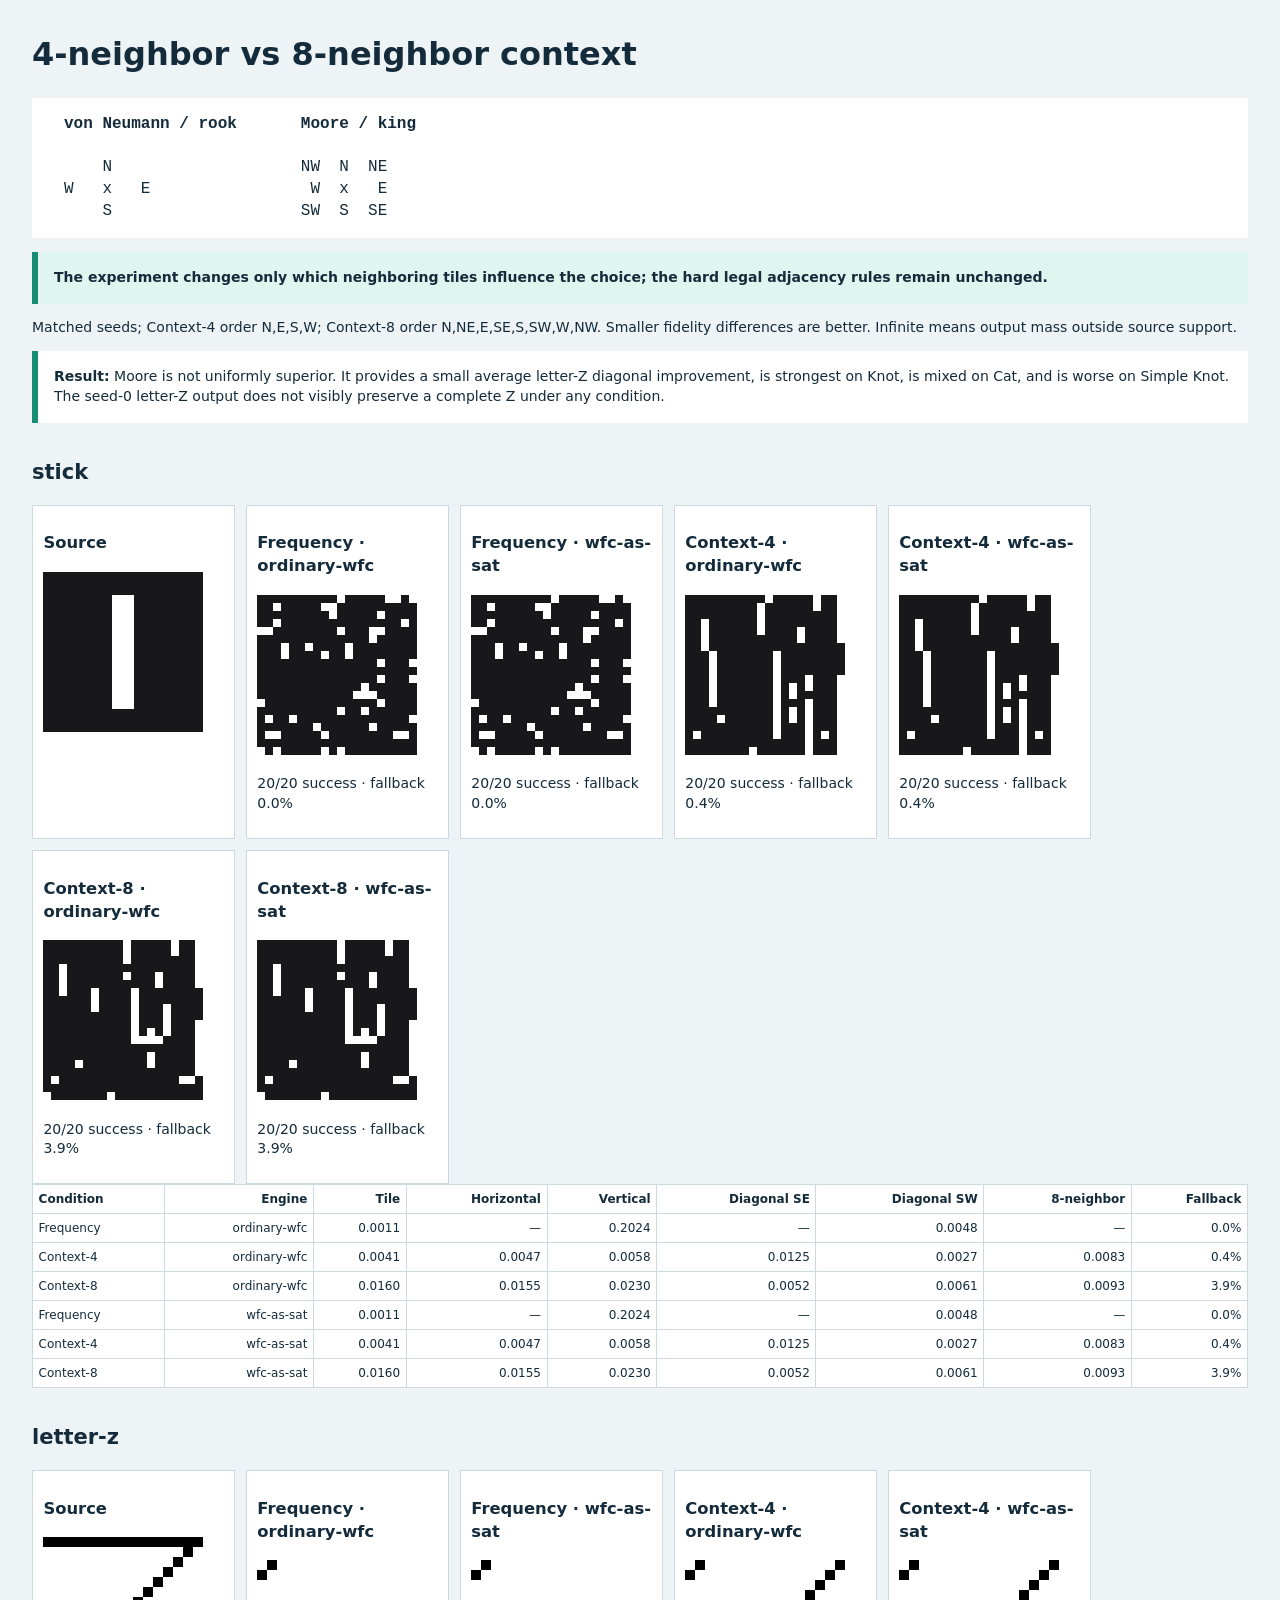
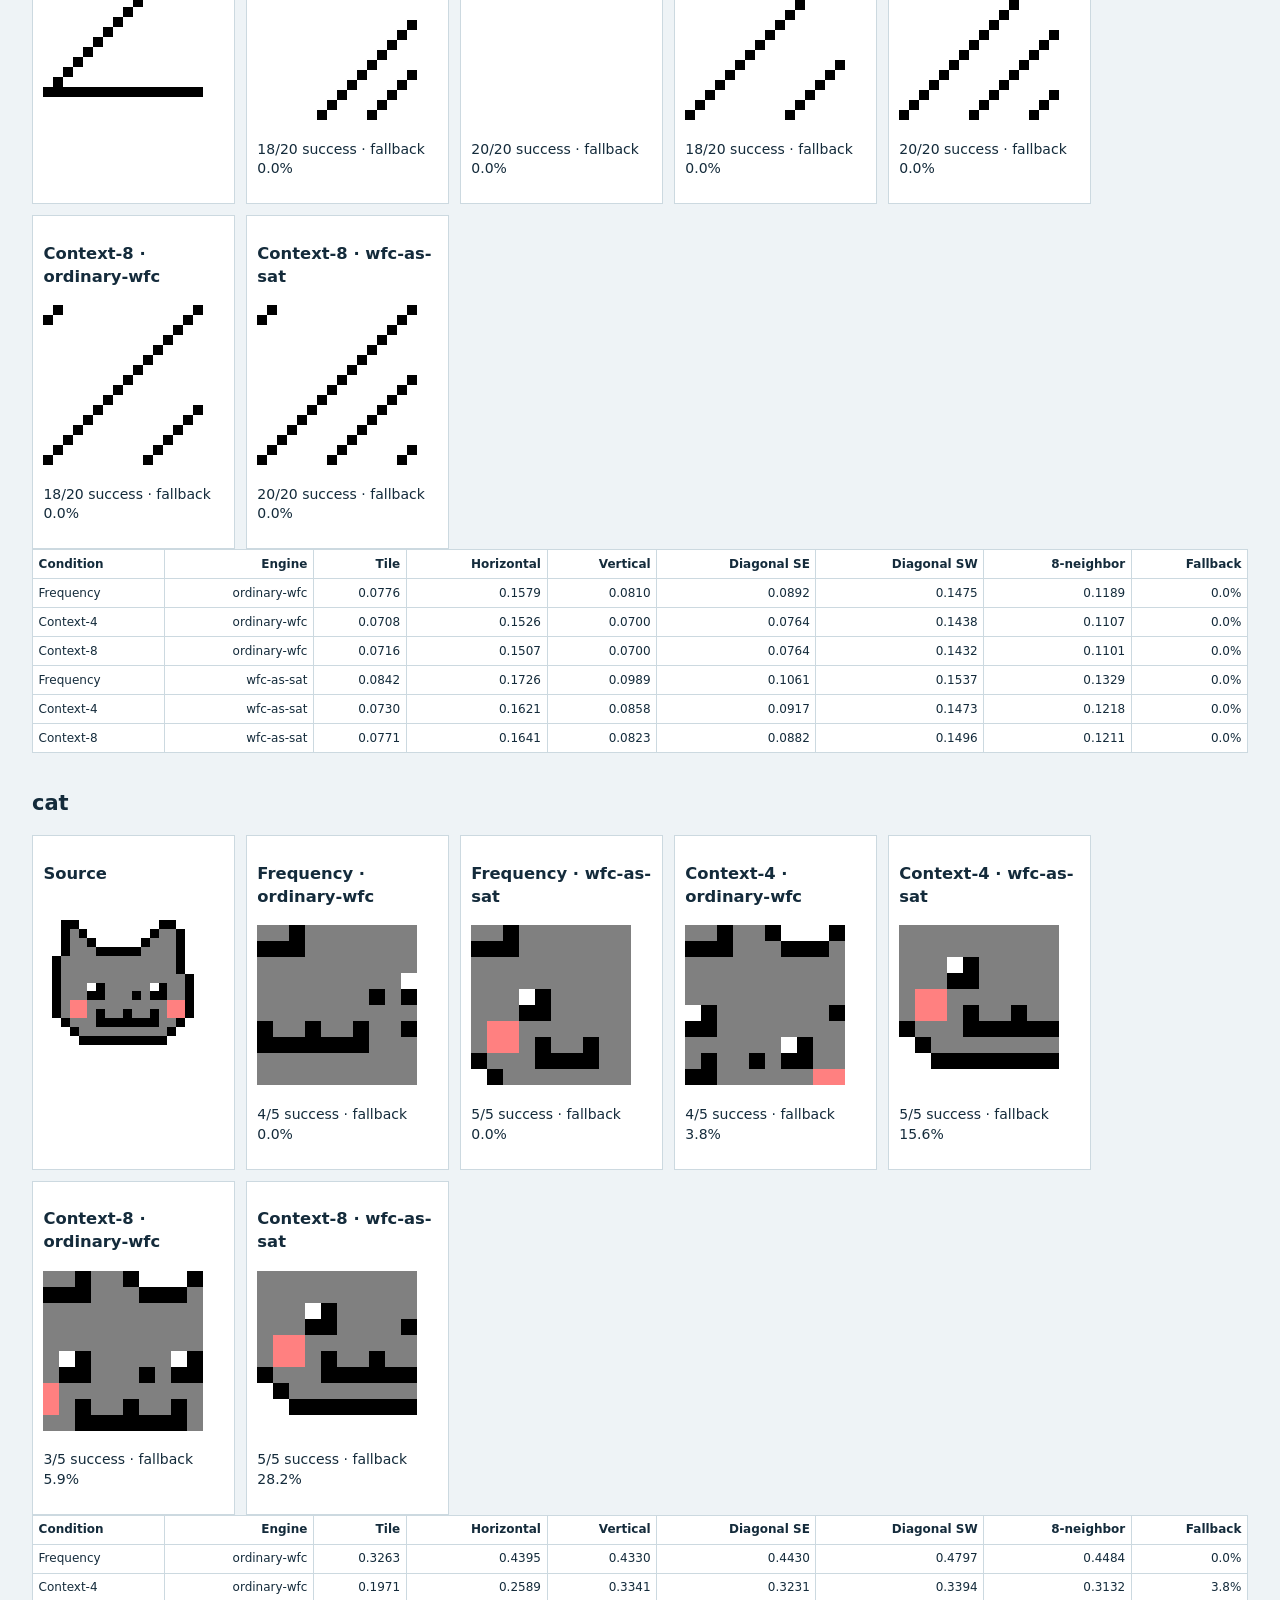
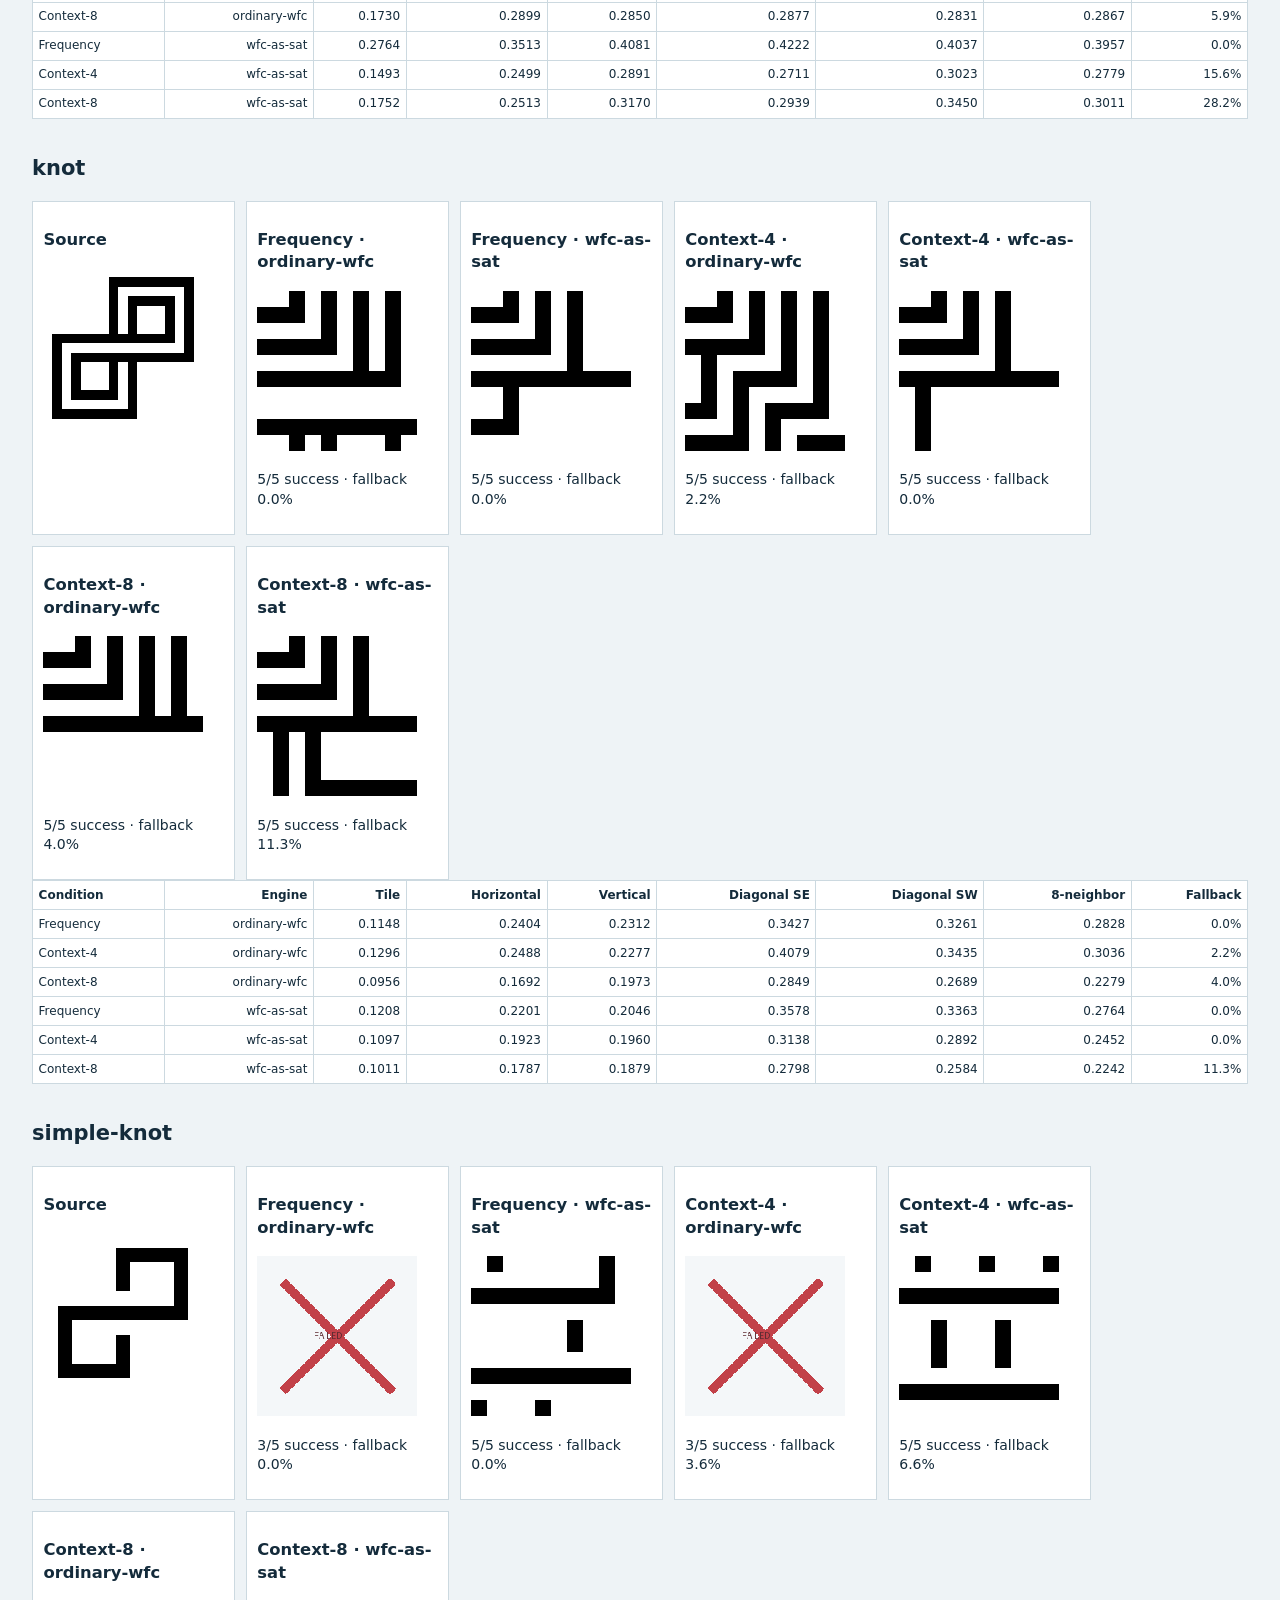
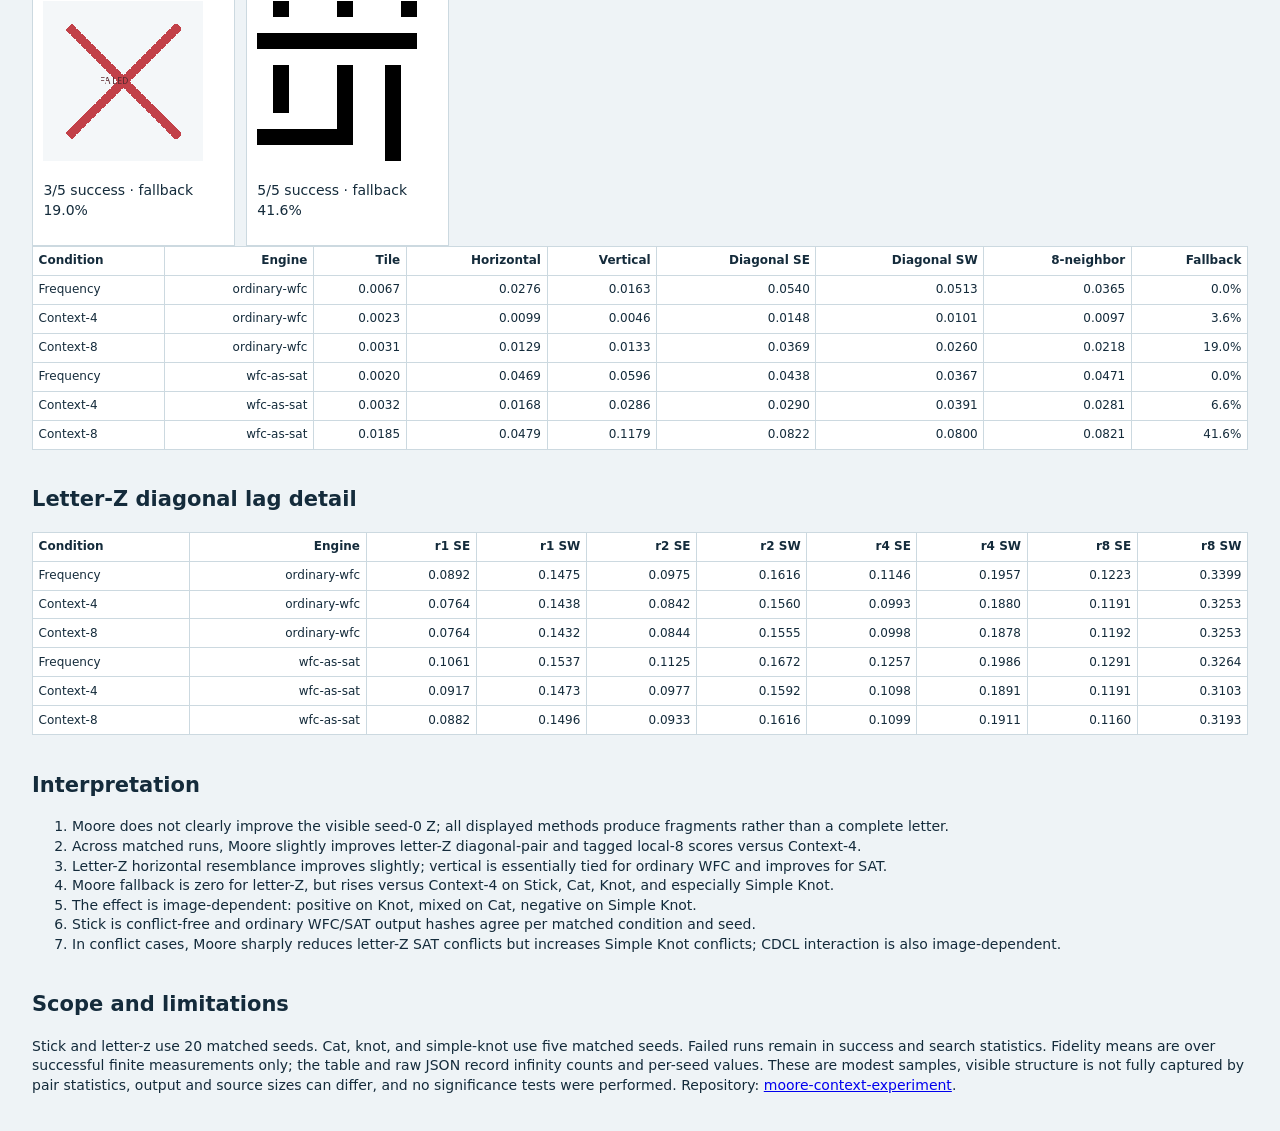
<file: context-sensitive-results/moore-context/index.html>
<!doctype html><html><head><meta charset="utf-8"><title>Moore context experiment</title><style>body{font:14px/1.4 system-ui;margin:2rem;background:#eef3f6;color:#142b3b}main{max-width:1450px}h1{font-size:32px}.control{padding:1rem;background:#dff5ef;border-left:6px solid #168b75;font-weight:700}.diagrams{display:flex;gap:4rem;background:white;padding:1rem 2rem;white-space:pre;font:16px/1.35 monospace}.gallery{display:flex;flex-wrap:wrap;gap:.7rem}article{width:180px;background:white;border:1px solid #ccd9e0;padding:.65rem}img{width:160px;height:160px;object-fit:contain;image-rendering:pixelated}table{width:100%;border-collapse:collapse;background:white;font-size:12px}th,td{border:1px solid #ccd9e0;padding:.35rem;text-align:right}th:first-child,td:first-child{text-align:left}section{margin:2.2rem 0}.finding{background:#fff;padding:1rem;border-left:6px solid #168b75}</style></head><body><main><h1>4-neighbor vs 8-neighbor context</h1><div class="diagrams"><div><b>von Neumann / rook</b>

    N
W   x   E
    S</div><div><b>Moore / king</b>

NW  N  NE
 W  x   E
SW  S  SE</div></div><p class="control">The experiment changes only which neighboring tiles influence the choice; the hard legal adjacency rules remain unchanged.</p><p>Matched seeds; Context-4 order N,E,S,W; Context-8 order N,NE,E,SE,S,SW,W,NW. Smaller fidelity differences are better. Infinite means output mass outside source support.</p><div class="finding"><b>Result:</b> Moore is not uniformly superior. It provides a small average letter-Z diagonal improvement, is strongest on Knot, is mixed on Cat, and is worse on Simple Knot. The seed-0 letter-Z output does not visibly preserve a complete Z under any condition.</div><section><h2>stick</h2><div class="gallery"><article><h3>Source</h3><img src="stick-source.png"></article><article><h3>Frequency · ordinary-wfc</h3><img src="stick-frequency-ordinary-wfc-seed-0.png"><p>20/20 success · fallback 0.0%</p></article><article><h3>Frequency · wfc-as-sat</h3><img src="stick-frequency-wfc-as-sat-seed-0.png"><p>20/20 success · fallback 0.0%</p></article><article><h3>Context-4 · ordinary-wfc</h3><img src="stick-context-ordinary-wfc-seed-0.png"><p>20/20 success · fallback 0.4%</p></article><article><h3>Context-4 · wfc-as-sat</h3><img src="stick-context-wfc-as-sat-seed-0.png"><p>20/20 success · fallback 0.4%</p></article><article><h3>Context-8 · ordinary-wfc</h3><img src="stick-context_moore-ordinary-wfc-seed-0.png"><p>20/20 success · fallback 3.9%</p></article><article><h3>Context-8 · wfc-as-sat</h3><img src="stick-context_moore-wfc-as-sat-seed-0.png"><p>20/20 success · fallback 3.9%</p></article></div><table><tr><th>Condition</th><th>Engine</th><th>Tile</th><th>Horizontal</th><th>Vertical</th><th>Diagonal SE</th><th>Diagonal SW</th><th>8-neighbor</th><th>Fallback</th></tr><tr><td>Frequency</td><td>ordinary-wfc</td><td>0.0011</td><td>—</td><td>0.2024</td><td>—</td><td>0.0048</td><td>—</td><td>0.0%</td></tr><tr><td>Context-4</td><td>ordinary-wfc</td><td>0.0041</td><td>0.0047</td><td>0.0058</td><td>0.0125</td><td>0.0027</td><td>0.0083</td><td>0.4%</td></tr><tr><td>Context-8</td><td>ordinary-wfc</td><td>0.0160</td><td>0.0155</td><td>0.0230</td><td>0.0052</td><td>0.0061</td><td>0.0093</td><td>3.9%</td></tr><tr><td>Frequency</td><td>wfc-as-sat</td><td>0.0011</td><td>—</td><td>0.2024</td><td>—</td><td>0.0048</td><td>—</td><td>0.0%</td></tr><tr><td>Context-4</td><td>wfc-as-sat</td><td>0.0041</td><td>0.0047</td><td>0.0058</td><td>0.0125</td><td>0.0027</td><td>0.0083</td><td>0.4%</td></tr><tr><td>Context-8</td><td>wfc-as-sat</td><td>0.0160</td><td>0.0155</td><td>0.0230</td><td>0.0052</td><td>0.0061</td><td>0.0093</td><td>3.9%</td></tr></table></section><section><h2>letter-z</h2><div class="gallery"><article><h3>Source</h3><img src="letter-z-source.png"></article><article><h3>Frequency · ordinary-wfc</h3><img src="letter-z-frequency-ordinary-wfc-seed-0.png"><p>18/20 success · fallback 0.0%</p></article><article><h3>Frequency · wfc-as-sat</h3><img src="letter-z-frequency-wfc-as-sat-seed-0.png"><p>20/20 success · fallback 0.0%</p></article><article><h3>Context-4 · ordinary-wfc</h3><img src="letter-z-context-ordinary-wfc-seed-0.png"><p>18/20 success · fallback 0.0%</p></article><article><h3>Context-4 · wfc-as-sat</h3><img src="letter-z-context-wfc-as-sat-seed-0.png"><p>20/20 success · fallback 0.0%</p></article><article><h3>Context-8 · ordinary-wfc</h3><img src="letter-z-context_moore-ordinary-wfc-seed-0.png"><p>18/20 success · fallback 0.0%</p></article><article><h3>Context-8 · wfc-as-sat</h3><img src="letter-z-context_moore-wfc-as-sat-seed-0.png"><p>20/20 success · fallback 0.0%</p></article></div><table><tr><th>Condition</th><th>Engine</th><th>Tile</th><th>Horizontal</th><th>Vertical</th><th>Diagonal SE</th><th>Diagonal SW</th><th>8-neighbor</th><th>Fallback</th></tr><tr><td>Frequency</td><td>ordinary-wfc</td><td>0.0776</td><td>0.1579</td><td>0.0810</td><td>0.0892</td><td>0.1475</td><td>0.1189</td><td>0.0%</td></tr><tr><td>Context-4</td><td>ordinary-wfc</td><td>0.0708</td><td>0.1526</td><td>0.0700</td><td>0.0764</td><td>0.1438</td><td>0.1107</td><td>0.0%</td></tr><tr><td>Context-8</td><td>ordinary-wfc</td><td>0.0716</td><td>0.1507</td><td>0.0700</td><td>0.0764</td><td>0.1432</td><td>0.1101</td><td>0.0%</td></tr><tr><td>Frequency</td><td>wfc-as-sat</td><td>0.0842</td><td>0.1726</td><td>0.0989</td><td>0.1061</td><td>0.1537</td><td>0.1329</td><td>0.0%</td></tr><tr><td>Context-4</td><td>wfc-as-sat</td><td>0.0730</td><td>0.1621</td><td>0.0858</td><td>0.0917</td><td>0.1473</td><td>0.1218</td><td>0.0%</td></tr><tr><td>Context-8</td><td>wfc-as-sat</td><td>0.0771</td><td>0.1641</td><td>0.0823</td><td>0.0882</td><td>0.1496</td><td>0.1211</td><td>0.0%</td></tr></table></section><section><h2>cat</h2><div class="gallery"><article><h3>Source</h3><img src="cat-source.png"></article><article><h3>Frequency · ordinary-wfc</h3><img src="cat-frequency-ordinary-wfc-seed-0.png"><p>4/5 success · fallback 0.0%</p></article><article><h3>Frequency · wfc-as-sat</h3><img src="cat-frequency-wfc-as-sat-seed-0.png"><p>5/5 success · fallback 0.0%</p></article><article><h3>Context-4 · ordinary-wfc</h3><img src="cat-context-ordinary-wfc-seed-0.png"><p>4/5 success · fallback 3.8%</p></article><article><h3>Context-4 · wfc-as-sat</h3><img src="cat-context-wfc-as-sat-seed-0.png"><p>5/5 success · fallback 15.6%</p></article><article><h3>Context-8 · ordinary-wfc</h3><img src="cat-context_moore-ordinary-wfc-seed-0.png"><p>3/5 success · fallback 5.9%</p></article><article><h3>Context-8 · wfc-as-sat</h3><img src="cat-context_moore-wfc-as-sat-seed-0.png"><p>5/5 success · fallback 28.2%</p></article></div><table><tr><th>Condition</th><th>Engine</th><th>Tile</th><th>Horizontal</th><th>Vertical</th><th>Diagonal SE</th><th>Diagonal SW</th><th>8-neighbor</th><th>Fallback</th></tr><tr><td>Frequency</td><td>ordinary-wfc</td><td>0.3263</td><td>0.4395</td><td>0.4330</td><td>0.4430</td><td>0.4797</td><td>0.4484</td><td>0.0%</td></tr><tr><td>Context-4</td><td>ordinary-wfc</td><td>0.1971</td><td>0.2589</td><td>0.3341</td><td>0.3231</td><td>0.3394</td><td>0.3132</td><td>3.8%</td></tr><tr><td>Context-8</td><td>ordinary-wfc</td><td>0.1730</td><td>0.2899</td><td>0.2850</td><td>0.2877</td><td>0.2831</td><td>0.2867</td><td>5.9%</td></tr><tr><td>Frequency</td><td>wfc-as-sat</td><td>0.2764</td><td>0.3513</td><td>0.4081</td><td>0.4222</td><td>0.4037</td><td>0.3957</td><td>0.0%</td></tr><tr><td>Context-4</td><td>wfc-as-sat</td><td>0.1493</td><td>0.2499</td><td>0.2891</td><td>0.2711</td><td>0.3023</td><td>0.2779</td><td>15.6%</td></tr><tr><td>Context-8</td><td>wfc-as-sat</td><td>0.1752</td><td>0.2513</td><td>0.3170</td><td>0.2939</td><td>0.3450</td><td>0.3011</td><td>28.2%</td></tr></table></section><section><h2>knot</h2><div class="gallery"><article><h3>Source</h3><img src="knot-source.png"></article><article><h3>Frequency · ordinary-wfc</h3><img src="knot-frequency-ordinary-wfc-seed-0.png"><p>5/5 success · fallback 0.0%</p></article><article><h3>Frequency · wfc-as-sat</h3><img src="knot-frequency-wfc-as-sat-seed-0.png"><p>5/5 success · fallback 0.0%</p></article><article><h3>Context-4 · ordinary-wfc</h3><img src="knot-context-ordinary-wfc-seed-0.png"><p>5/5 success · fallback 2.2%</p></article><article><h3>Context-4 · wfc-as-sat</h3><img src="knot-context-wfc-as-sat-seed-0.png"><p>5/5 success · fallback 0.0%</p></article><article><h3>Context-8 · ordinary-wfc</h3><img src="knot-context_moore-ordinary-wfc-seed-0.png"><p>5/5 success · fallback 4.0%</p></article><article><h3>Context-8 · wfc-as-sat</h3><img src="knot-context_moore-wfc-as-sat-seed-0.png"><p>5/5 success · fallback 11.3%</p></article></div><table><tr><th>Condition</th><th>Engine</th><th>Tile</th><th>Horizontal</th><th>Vertical</th><th>Diagonal SE</th><th>Diagonal SW</th><th>8-neighbor</th><th>Fallback</th></tr><tr><td>Frequency</td><td>ordinary-wfc</td><td>0.1148</td><td>0.2404</td><td>0.2312</td><td>0.3427</td><td>0.3261</td><td>0.2828</td><td>0.0%</td></tr><tr><td>Context-4</td><td>ordinary-wfc</td><td>0.1296</td><td>0.2488</td><td>0.2277</td><td>0.4079</td><td>0.3435</td><td>0.3036</td><td>2.2%</td></tr><tr><td>Context-8</td><td>ordinary-wfc</td><td>0.0956</td><td>0.1692</td><td>0.1973</td><td>0.2849</td><td>0.2689</td><td>0.2279</td><td>4.0%</td></tr><tr><td>Frequency</td><td>wfc-as-sat</td><td>0.1208</td><td>0.2201</td><td>0.2046</td><td>0.3578</td><td>0.3363</td><td>0.2764</td><td>0.0%</td></tr><tr><td>Context-4</td><td>wfc-as-sat</td><td>0.1097</td><td>0.1923</td><td>0.1960</td><td>0.3138</td><td>0.2892</td><td>0.2452</td><td>0.0%</td></tr><tr><td>Context-8</td><td>wfc-as-sat</td><td>0.1011</td><td>0.1787</td><td>0.1879</td><td>0.2798</td><td>0.2584</td><td>0.2242</td><td>11.3%</td></tr></table></section><section><h2>simple-knot</h2><div class="gallery"><article><h3>Source</h3><img src="simple-knot-source.png"></article><article><h3>Frequency · ordinary-wfc</h3><img src="simple-knot-frequency-ordinary-wfc-seed-0.png"><p>3/5 success · fallback 0.0%</p></article><article><h3>Frequency · wfc-as-sat</h3><img src="simple-knot-frequency-wfc-as-sat-seed-0.png"><p>5/5 success · fallback 0.0%</p></article><article><h3>Context-4 · ordinary-wfc</h3><img src="simple-knot-context-ordinary-wfc-seed-0.png"><p>3/5 success · fallback 3.6%</p></article><article><h3>Context-4 · wfc-as-sat</h3><img src="simple-knot-context-wfc-as-sat-seed-0.png"><p>5/5 success · fallback 6.6%</p></article><article><h3>Context-8 · ordinary-wfc</h3><img src="simple-knot-context_moore-ordinary-wfc-seed-0.png"><p>3/5 success · fallback 19.0%</p></article><article><h3>Context-8 · wfc-as-sat</h3><img src="simple-knot-context_moore-wfc-as-sat-seed-0.png"><p>5/5 success · fallback 41.6%</p></article></div><table><tr><th>Condition</th><th>Engine</th><th>Tile</th><th>Horizontal</th><th>Vertical</th><th>Diagonal SE</th><th>Diagonal SW</th><th>8-neighbor</th><th>Fallback</th></tr><tr><td>Frequency</td><td>ordinary-wfc</td><td>0.0067</td><td>0.0276</td><td>0.0163</td><td>0.0540</td><td>0.0513</td><td>0.0365</td><td>0.0%</td></tr><tr><td>Context-4</td><td>ordinary-wfc</td><td>0.0023</td><td>0.0099</td><td>0.0046</td><td>0.0148</td><td>0.0101</td><td>0.0097</td><td>3.6%</td></tr><tr><td>Context-8</td><td>ordinary-wfc</td><td>0.0031</td><td>0.0129</td><td>0.0133</td><td>0.0369</td><td>0.0260</td><td>0.0218</td><td>19.0%</td></tr><tr><td>Frequency</td><td>wfc-as-sat</td><td>0.0020</td><td>0.0469</td><td>0.0596</td><td>0.0438</td><td>0.0367</td><td>0.0471</td><td>0.0%</td></tr><tr><td>Context-4</td><td>wfc-as-sat</td><td>0.0032</td><td>0.0168</td><td>0.0286</td><td>0.0290</td><td>0.0391</td><td>0.0281</td><td>6.6%</td></tr><tr><td>Context-8</td><td>wfc-as-sat</td><td>0.0185</td><td>0.0479</td><td>0.1179</td><td>0.0822</td><td>0.0800</td><td>0.0821</td><td>41.6%</td></tr></table></section><section><h2>Letter-Z diagonal lag detail</h2><table><tr><th>Condition</th><th>Engine</th><th>r1 SE</th><th>r1 SW</th><th>r2 SE</th><th>r2 SW</th><th>r4 SE</th><th>r4 SW</th><th>r8 SE</th><th>r8 SW</th></tr><tr><td>Frequency</td><td>ordinary-wfc</td><td>0.0892</td><td>0.1475</td><td>0.0975</td><td>0.1616</td><td>0.1146</td><td>0.1957</td><td>0.1223</td><td>0.3399</td></tr><tr><td>Context-4</td><td>ordinary-wfc</td><td>0.0764</td><td>0.1438</td><td>0.0842</td><td>0.1560</td><td>0.0993</td><td>0.1880</td><td>0.1191</td><td>0.3253</td></tr><tr><td>Context-8</td><td>ordinary-wfc</td><td>0.0764</td><td>0.1432</td><td>0.0844</td><td>0.1555</td><td>0.0998</td><td>0.1878</td><td>0.1192</td><td>0.3253</td></tr><tr><td>Frequency</td><td>wfc-as-sat</td><td>0.1061</td><td>0.1537</td><td>0.1125</td><td>0.1672</td><td>0.1257</td><td>0.1986</td><td>0.1291</td><td>0.3264</td></tr><tr><td>Context-4</td><td>wfc-as-sat</td><td>0.0917</td><td>0.1473</td><td>0.0977</td><td>0.1592</td><td>0.1098</td><td>0.1891</td><td>0.1191</td><td>0.3103</td></tr><tr><td>Context-8</td><td>wfc-as-sat</td><td>0.0882</td><td>0.1496</td><td>0.0933</td><td>0.1616</td><td>0.1099</td><td>0.1911</td><td>0.1160</td><td>0.3193</td></tr></table></section><section><h2>Interpretation</h2><ol><li>Moore does not clearly improve the visible seed-0 Z; all displayed methods produce fragments rather than a complete letter.</li><li>Across matched runs, Moore slightly improves letter-Z diagonal-pair and tagged local-8 scores versus Context-4.</li><li>Letter-Z horizontal resemblance improves slightly; vertical is essentially tied for ordinary WFC and improves for SAT.</li><li>Moore fallback is zero for letter-Z, but rises versus Context-4 on Stick, Cat, Knot, and especially Simple Knot.</li><li>The effect is image-dependent: positive on Knot, mixed on Cat, negative on Simple Knot.</li><li>Stick is conflict-free and ordinary WFC/SAT output hashes agree per matched condition and seed.</li><li>In conflict cases, Moore sharply reduces letter-Z SAT conflicts but increases Simple Knot conflicts; CDCL interaction is also image-dependent.</li></ol></section><section><h2>Scope and limitations</h2><p>Stick and letter-z use 20 matched seeds. Cat, knot, and simple-knot use five matched seeds. Failed runs remain in success and search statistics. Fidelity means are over successful finite measurements only; the table and raw JSON record infinity counts and per-seed values. These are modest samples, visible structure is not fully captured by pair statistics, output and source sizes can differ, and no significance tests were performed. Repository: <a href="https://github.com/stevex24/wfc-to-sat/tree/moore-context-experiment">moore-context-experiment</a>.</p></section></main></body></html>
</file>
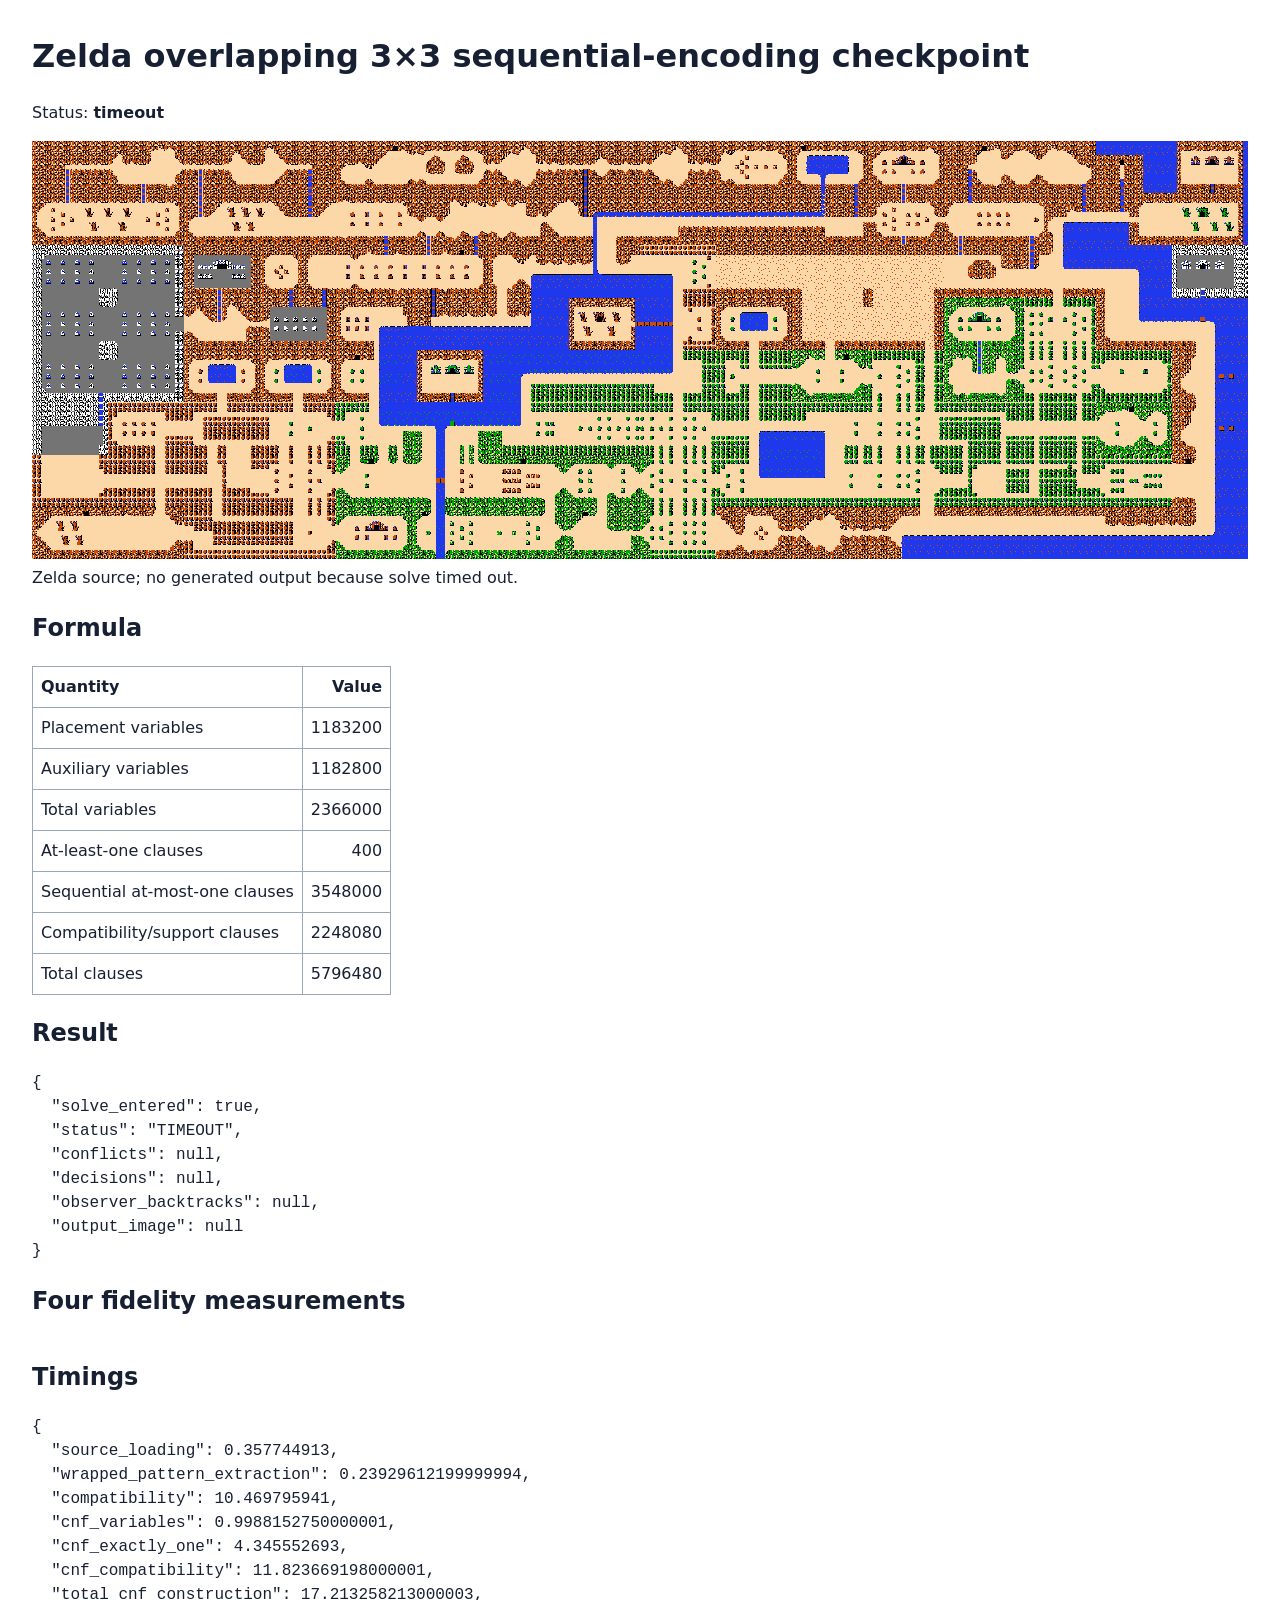
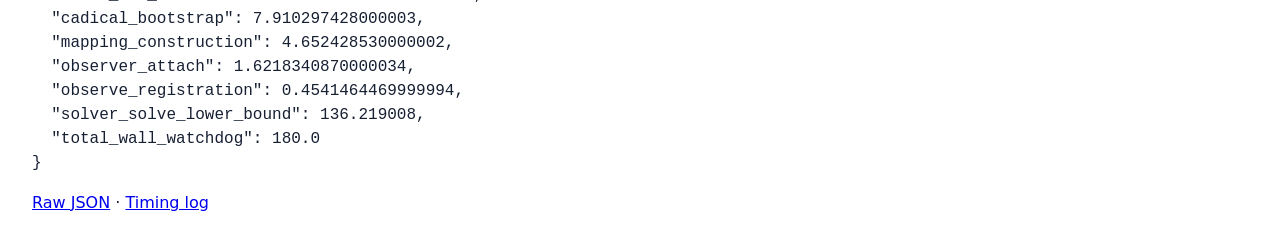
<file: context-sensitive-results/detailed-comparison/zelda-3x3-sequential/index.html>
<!doctype html><html><head><meta charset=utf-8><title>Zelda 3x3 sequential probe</title><style>body{font:16px/1.5 system-ui;margin:2rem;color:#172033}.grid{display:grid;grid-template-columns:1fr 1fr;gap:1rem}figure{margin:0}img{width:100%;image-rendering:pixelated}table{border-collapse:collapse}td,th{padding:.5rem;border:1px solid #9aa7b8;text-align:right}td:first-child,th:first-child{text-align:left}</style></head><body><h1>Zelda overlapping 3×3 sequential-encoding checkpoint</h1><p>Status: <b>timeout</b></p><figure><img src=source.png><figcaption>Zelda source; no generated output because solve timed out.</figcaption></figure><h2>Formula</h2><table><tr><th>Quantity</th><th>Value</th></tr><tr><td>Placement variables</td><td>1183200</td></tr><tr><td>Auxiliary variables</td><td>1182800</td></tr><tr><td>Total variables</td><td>2366000</td></tr><tr><td>At-least-one clauses</td><td>400</td></tr><tr><td>Sequential at-most-one clauses</td><td>3548000</td></tr><tr><td>Compatibility/support clauses</td><td>2248080</td></tr><tr><td>Total clauses</td><td>5796480</td></tr></table><h2>Result</h2><pre>{
  "solve_entered": true,
  "status": "TIMEOUT",
  "conflicts": null,
  "decisions": null,
  "observer_backtracks": null,
  "output_image": null
}</pre><h2>Four fidelity measurements</h2><table></table><h2>Timings</h2><pre>{
  "source_loading": 0.357744913,
  "wrapped_pattern_extraction": 0.23929612199999994,
  "compatibility": 10.469795941,
  "cnf_variables": 0.9988152750000001,
  "cnf_exactly_one": 4.345552693,
  "cnf_compatibility": 11.823669198000001,
  "total_cnf_construction": 17.213258213000003,
  "cadical_bootstrap": 7.910297428000003,
  "mapping_construction": 4.652428530000002,
  "observer_attach": 1.6218340870000034,
  "observe_registration": 0.4541464469999994,
  "solver_solve_lower_bound": 136.219008,
  "total_wall_watchdog": 180.0
}</pre><p><a href=context-seed-0.json>Raw JSON</a> · <a href=context-seed-0-timing.log>Timing log</a></p></body></html>
</file>
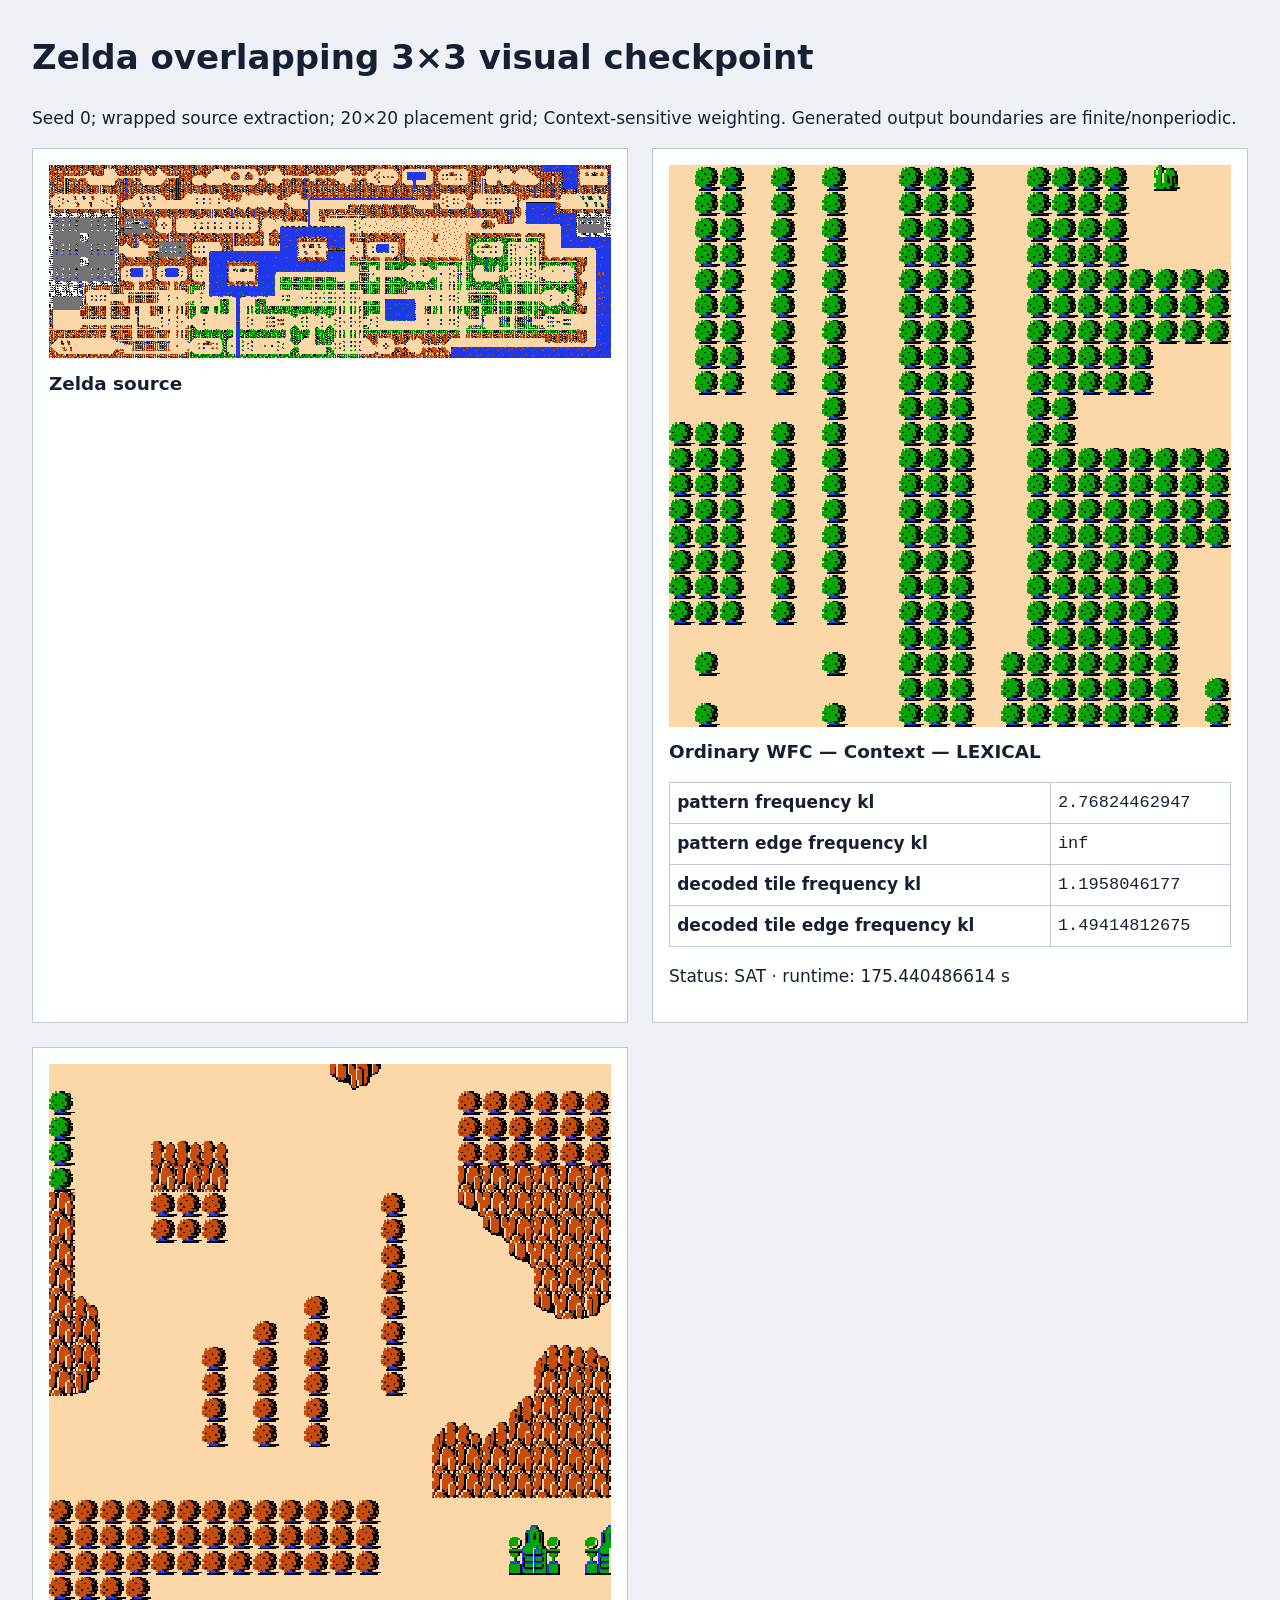
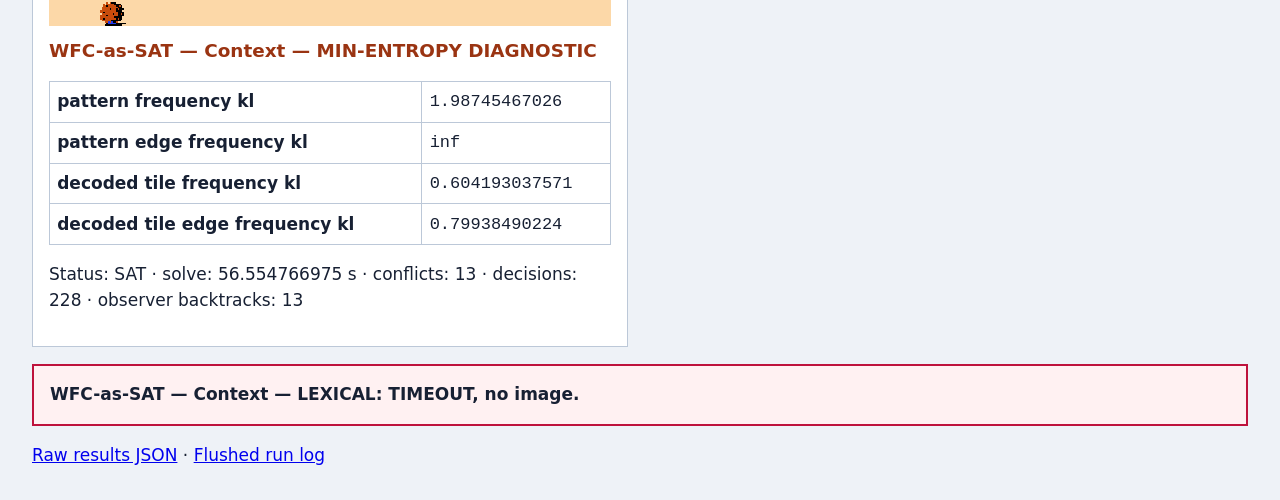
<file: context-sensitive-results/detailed-comparison/zelda-3x3-visual-checkpoint/index.html>
<!doctype html><html><head><meta charset=utf-8>
<title>Zelda 3×3 visual checkpoint</title><style>
body{font:17px/1.5 system-ui;margin:2rem;background:#eef2f7;color:#172033}main{max-width:1500px;margin:auto}
.gallery{display:grid;grid-template-columns:repeat(auto-fit,minmax(400px,1fr));gap:1.5rem}figure{margin:0;background:white;border:1px solid #bcc8d8;padding:1rem}img{display:block;width:100%;height:auto;image-rendering:pixelated}figcaption{font-size:1.15rem;font-weight:700;margin-top:.7rem}table{border-collapse:collapse;width:100%;margin-top:1rem}th,td{border:1px solid #bcc8d8;padding:.45rem;text-align:left}td{font-family:ui-monospace,monospace}.timeout{background:#fff1f2;border:2px solid #be123c;padding:1rem;font-weight:700}.diagnostic{color:#9a3412}.missing{padding:8rem 1rem;text-align:center;background:#e2e8f0}</style></head>
<body><main><h1>Zelda overlapping 3×3 visual checkpoint</h1>
<p>Seed 0; wrapped source extraction; 20×20 placement grid; Context-sensitive weighting. Generated output boundaries are finite/nonperiodic.</p>
<div class=gallery>
<figure><img src="source.png" alt="Zelda source"><figcaption>Zelda source</figcaption></figure>
<figure><img src="ordinary-wfc-context-lexical-seed-0.png" alt="Ordinary WFC Context lexical seed 0"><figcaption>Ordinary WFC — Context — LEXICAL</figcaption><table><tr><th>pattern frequency kl</th><td>2.76824462947</td></tr><tr><th>pattern edge frequency kl</th><td>inf</td></tr><tr><th>decoded tile frequency kl</th><td>1.1958046177</td></tr><tr><th>decoded tile edge frequency kl</th><td>1.49414812675</td></tr></table><p>Status: SAT · runtime: 175.440486614 s</p></figure>
<figure><img src="wfc-as-sat-context-min-entropy-seed-0.png" alt="WFC-as-SAT Context min-entropy diagnostic seed 0"><figcaption class=diagnostic>WFC-as-SAT — Context — MIN-ENTROPY DIAGNOSTIC</figcaption><table><tr><th>pattern frequency kl</th><td>1.98745467026</td></tr><tr><th>pattern edge frequency kl</th><td>inf</td></tr><tr><th>decoded tile frequency kl</th><td>0.604193037571</td></tr><tr><th>decoded tile edge frequency kl</th><td>0.79938490224</td></tr></table><p>Status: SAT · solve: 56.554766975 s · conflicts: 13 · decisions: 228 · observer backtracks: 13</p></figure>
</div><p class=timeout>WFC-as-SAT — Context — LEXICAL: TIMEOUT, no image.</p>
<p><a href="results.json">Raw results JSON</a> · <a href="run.log">Flushed run log</a></p>
</main></body></html>
</file>
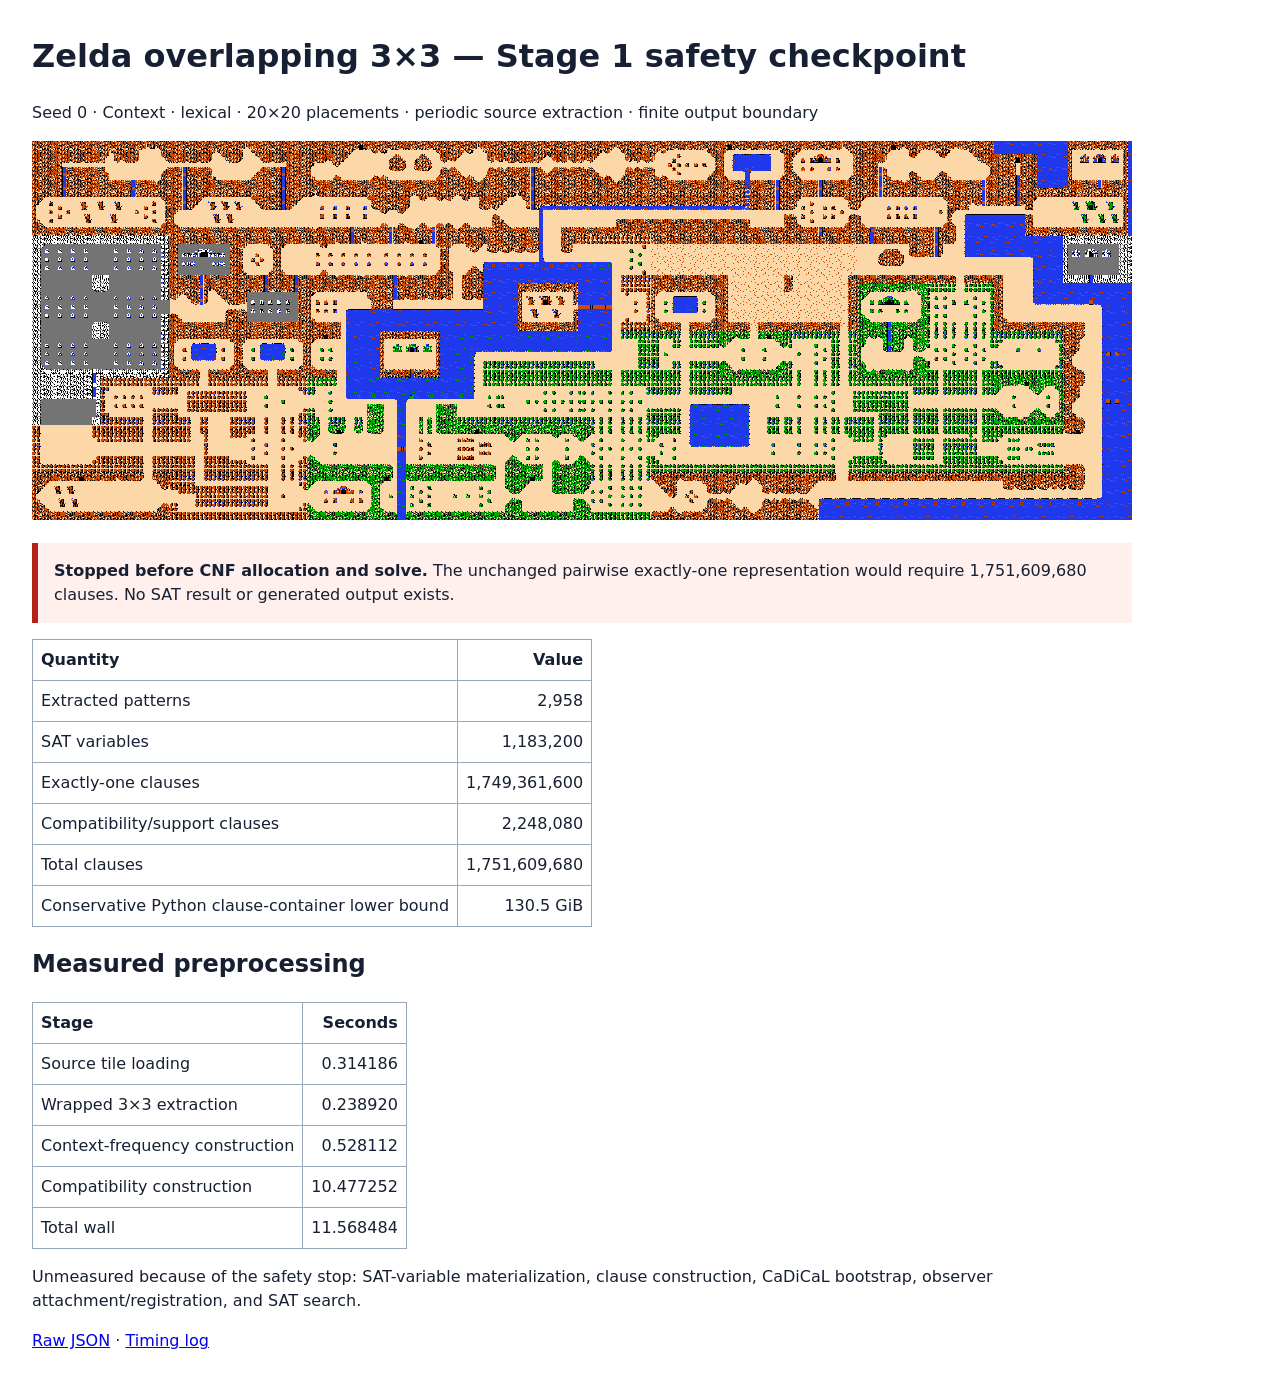
<file: context-sensitive-results/detailed-comparison/zelda-3x3/index.html>
<!doctype html><html><head><meta charset=utf-8><title>Zelda 3x3 safety probe</title>
<style>body{font:16px/1.5 system-ui;margin:2rem;max-width:1100px;color:#172033}img{max-width:100%;image-rendering:pixelated}table{border-collapse:collapse}td,th{border:1px solid #9aa7b8;padding:.5rem;text-align:right}td:first-child,th:first-child{text-align:left}.stop{padding:1rem;border-left:6px solid #b42318;background:#fff0ed}</style></head><body>
<h1>Zelda overlapping 3×3 — Stage 1 safety checkpoint</h1><p>Seed 0 · Context · lexical · 20×20 placements · periodic source extraction · finite output boundary</p>
<img src=source.png alt='Source Zelda map'><p class=stop><b>Stopped before CNF allocation and solve.</b> The unchanged pairwise exactly-one representation would require 1,751,609,680 clauses. No SAT result or generated output exists.</p>
<table><tr><th>Quantity</th><th>Value</th></tr>
<tr><td>Extracted patterns</td><td>2,958</td></tr><tr><td>SAT variables</td><td>1,183,200</td></tr><tr><td>Exactly-one clauses</td><td>1,749,361,600</td></tr><tr><td>Compatibility/support clauses</td><td>2,248,080</td></tr><tr><td>Total clauses</td><td>1,751,609,680</td></tr><tr><td>Conservative Python clause-container lower bound</td><td>130.5 GiB</td></tr></table>
<h2>Measured preprocessing</h2><table><tr><th>Stage</th><th>Seconds</th></tr><tr><td>Source tile loading</td><td>0.314186</td></tr><tr><td>Wrapped 3×3 extraction</td><td>0.238920</td></tr><tr><td>Context-frequency construction</td><td>0.528112</td></tr><tr><td>Compatibility construction</td><td>10.477252</td></tr><tr><td>Total wall</td><td>11.568484</td></tr></table>
<p>Unmeasured because of the safety stop: SAT-variable materialization, clause construction, CaDiCaL bootstrap, observer attachment/registration, and SAT search.</p><p><a href='zelda-3x3-context-seed-0.json'>Raw JSON</a> · <a href='zelda-3x3-context-seed-0-timing.log'>Timing log</a></p>
</body></html>
</file>
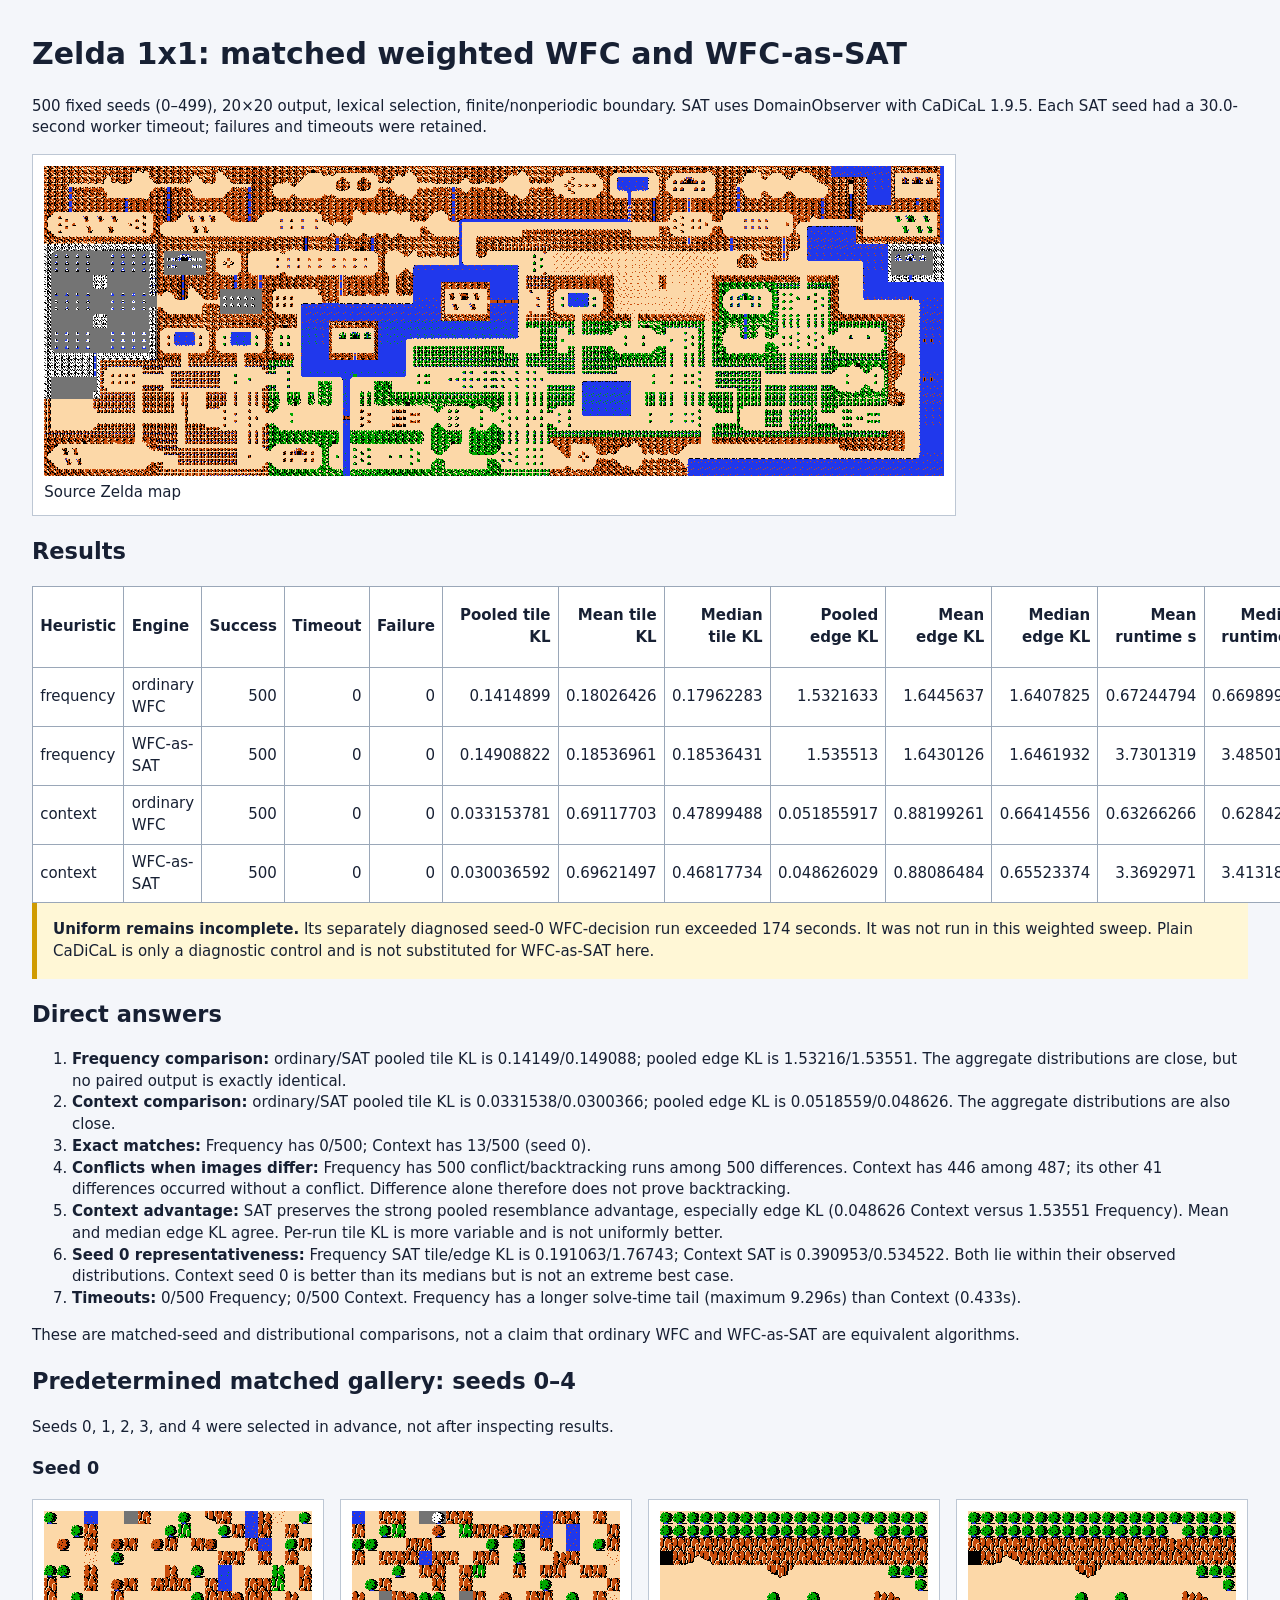
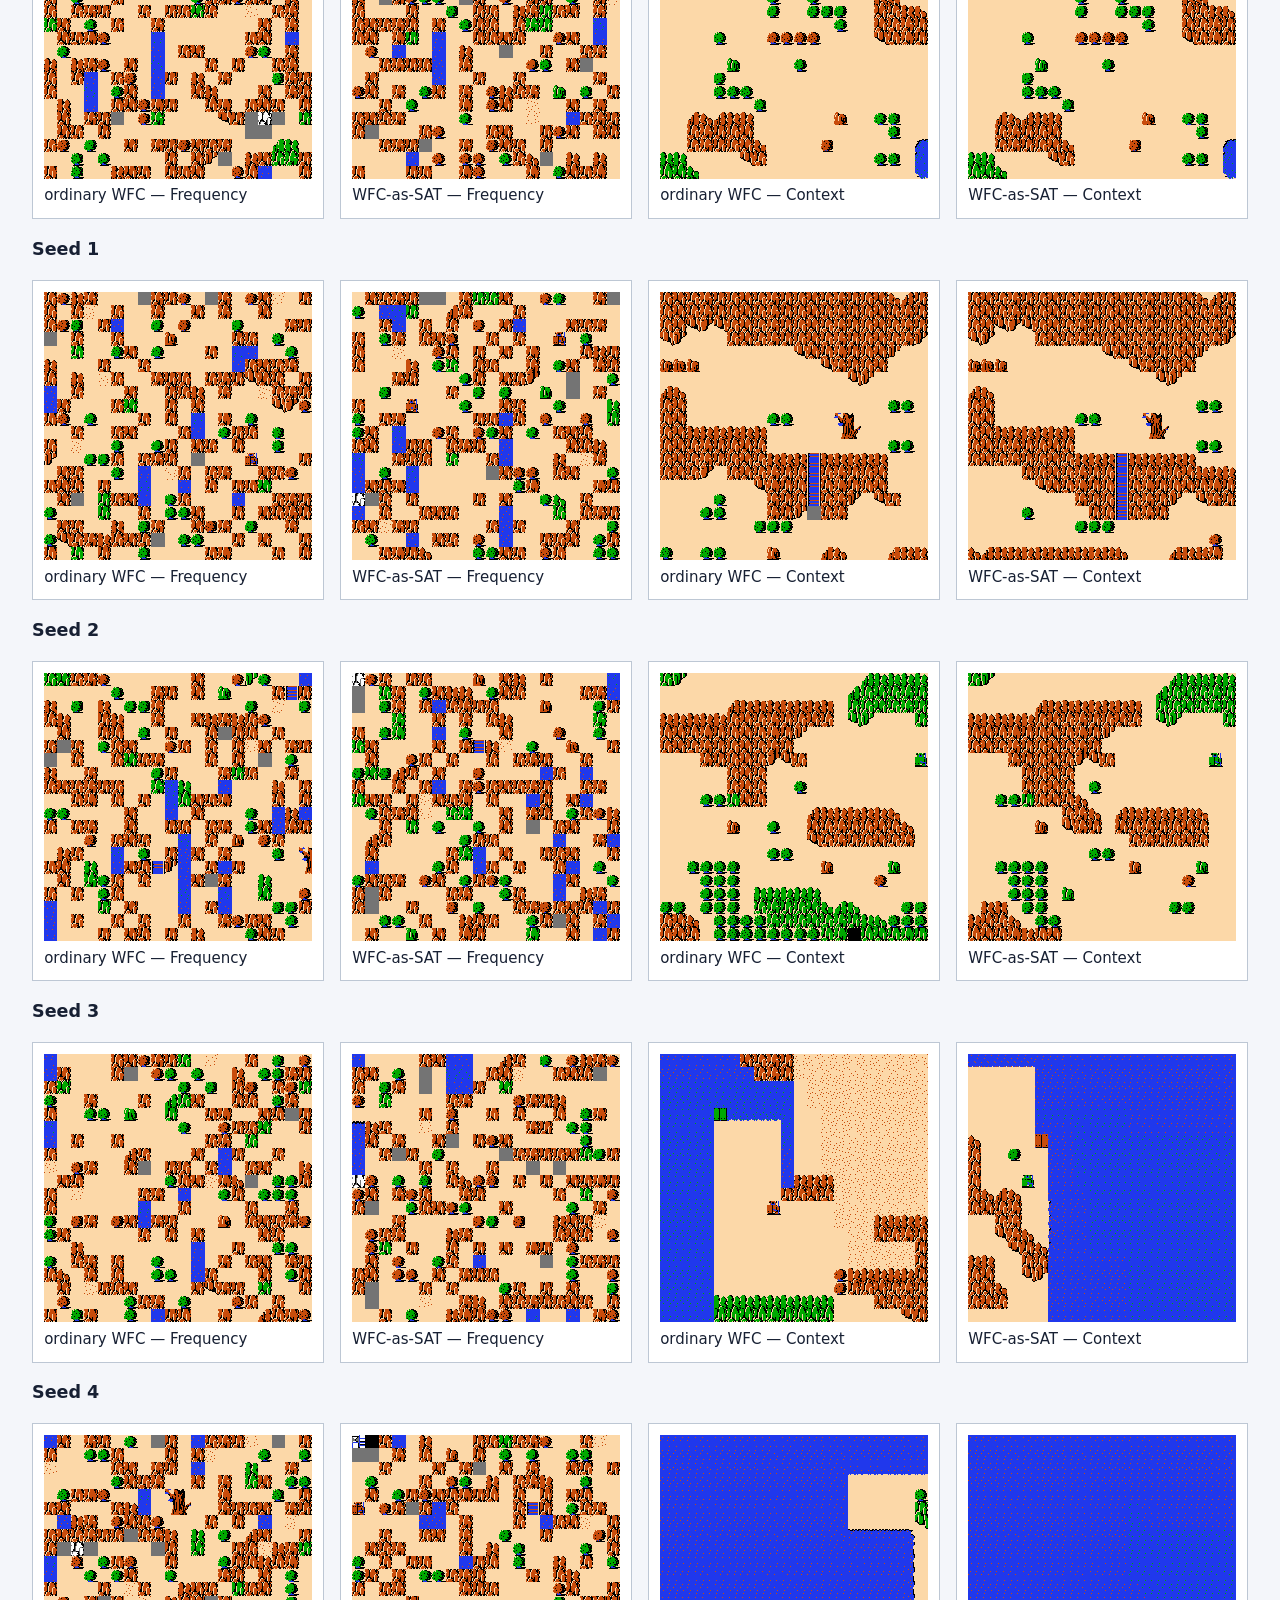
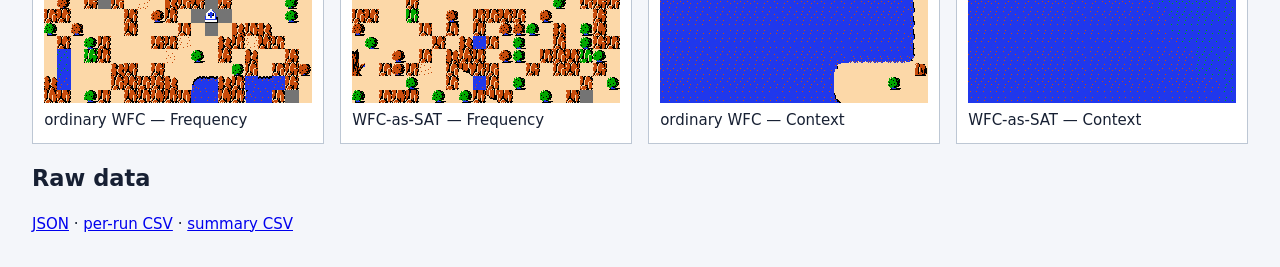
<file: context-sensitive-results/detailed-comparison/zelda-1x1-weighted.html>
<!doctype html><html><head><meta charset=utf-8><title>Zelda 1x1 weighted matched experiment</title>
<style>body{font:15px/1.45 system-ui;margin:2rem;color:#172033;background:#f4f6fa}main{max-width:1500px;margin:auto}table{border-collapse:collapse;background:white}th,td{border:1px solid #9aa7b8;padding:.45rem;text-align:right}th:first-child,td:first-child,th:nth-child(2),td:nth-child(2){text-align:left}.gallery{display:grid;grid-template-columns:repeat(4,minmax(220px,1fr));gap:1rem}figure{margin:0;background:white;padding:.7rem;border:1px solid #bdc7d4}img{width:100%;image-rendering:pixelated}.source{max-width:900px}.note{background:#fff7d6;border-left:5px solid #d09b00;padding:1rem}</style></head><body><main>
<h1>Zelda 1x1: matched weighted WFC and WFC-as-SAT</h1><p>500 fixed seeds (0–499), 20×20 output, lexical selection, finite/nonperiodic boundary. SAT uses DomainObserver with CaDiCaL 1.9.5. Each SAT seed had a 30.0-second worker timeout; failures and timeouts were retained.</p>
<figure class=source><img src='images/zelda-1x1-weighted/source.png'><figcaption>Source Zelda map</figcaption></figure>
<h2>Results</h2><table><thead><tr><th>Heuristic</th><th>Engine</th><th>Success</th><th>Timeout</th><th>Failure</th><th>Pooled tile KL</th><th>Mean tile KL</th><th>Median tile KL</th><th>Pooled edge KL</th><th>Mean edge KL</th><th>Median edge KL</th><th>Mean runtime s</th><th>Median runtime s</th><th>Mean conflicts</th><th>Mean decisions</th><th>Mean observer backtracks</th><th>Exact matched images</th></tr></thead><tbody><tr><td>frequency</td><td>ordinary WFC</td><td>500</td><td>0</td><td>0</td><td>0.1414899</td><td>0.18026426</td><td>0.17962283</td><td>1.5321633</td><td>1.6445637</td><td>1.6407825</td><td>0.67244794</td><td>0.66989963</td><td>N/A</td><td>381.752</td><td>0</td><td>0</td></tr><tr><td>frequency</td><td>WFC-as-SAT</td><td>500</td><td>0</td><td>0</td><td>0.14908822</td><td>0.18536961</td><td>0.18536431</td><td>1.535513</td><td>1.6430126</td><td>1.6461932</td><td>3.7301319</td><td>3.4850165</td><td>589.576</td><td>1773.038</td><td>610.878</td><td>0</td></tr><tr><td>context</td><td>ordinary WFC</td><td>500</td><td>0</td><td>0</td><td>0.033153781</td><td>0.69117703</td><td>0.47899488</td><td>0.051855917</td><td>0.88199261</td><td>0.66414556</td><td>0.63266266</td><td>0.6284273</td><td>N/A</td><td>353.664</td><td>0</td><td>13</td></tr><tr><td>context</td><td>WFC-as-SAT</td><td>500</td><td>0</td><td>0</td><td>0.030036592</td><td>0.69621497</td><td>0.46817734</td><td>0.048626029</td><td>0.88086484</td><td>0.65523374</td><td>3.3692971</td><td>3.4131811</td><td>38.094</td><td>419.024</td><td>38.196</td><td>13</td></tr></tbody></table>
<div class=note><b>Uniform remains incomplete.</b> Its separately diagnosed seed-0 WFC-decision run exceeded 174 seconds. It was not run in this weighted sweep. Plain CaDiCaL is only a diagnostic control and is not substituted for WFC-as-SAT here.</div>
<h2>Direct answers</h2><ol>
<li><b>Frequency comparison:</b> ordinary/SAT pooled tile KL is 0.14149/0.149088; pooled edge KL is 1.53216/1.53551. The aggregate distributions are close, but no paired output is exactly identical.</li>
<li><b>Context comparison:</b> ordinary/SAT pooled tile KL is 0.0331538/0.0300366; pooled edge KL is 0.0518559/0.048626. The aggregate distributions are also close.</li>
<li><b>Exact matches:</b> Frequency has 0/500; Context has 13/500 (seed 0).</li>
<li><b>Conflicts when images differ:</b> Frequency has 500 conflict/backtracking runs among 500 differences. Context has 446 among 487; its other 41 differences occurred without a conflict. Difference alone therefore does not prove backtracking.</li>
<li><b>Context advantage:</b> SAT preserves the strong pooled resemblance advantage, especially edge KL (0.048626 Context versus 1.53551 Frequency). Mean and median edge KL agree. Per-run tile KL is more variable and is not uniformly better.</li>
<li><b>Seed 0 representativeness:</b> Frequency SAT tile/edge KL is 0.191063/1.76743; Context SAT is 0.390953/0.534522. Both lie within their observed distributions. Context seed 0 is better than its medians but is not an extreme best case.</li>
<li><b>Timeouts:</b> 0/500 Frequency; 0/500 Context. Frequency has a longer solve-time tail (maximum 9.296s) than Context (0.433s).</li>
</ol><p>These are matched-seed and distributional comparisons, not a claim that ordinary WFC and WFC-as-SAT are equivalent algorithms.</p>
<section><h2>Predetermined matched gallery: seeds 0–4</h2><p>Seeds 0, 1, 2, 3, and 4 were selected in advance, not after inspecting results.</p><h3>Seed 0</h3><div class=gallery><figure><img src='images/zelda-1x1-weighted/seed-0-frequency-ordinary-wfc.png'><figcaption>ordinary WFC — Frequency</figcaption></figure><figure><img src='images/zelda-1x1-weighted/seed-0-frequency-wfc-as-sat.png'><figcaption>WFC-as-SAT — Frequency</figcaption></figure><figure><img src='images/zelda-1x1-weighted/seed-0-context-ordinary-wfc.png'><figcaption>ordinary WFC — Context</figcaption></figure><figure><img src='images/zelda-1x1-weighted/seed-0-context-wfc-as-sat.png'><figcaption>WFC-as-SAT — Context</figcaption></figure></div><h3>Seed 1</h3><div class=gallery><figure><img src='images/zelda-1x1-weighted/seed-1-frequency-ordinary-wfc.png'><figcaption>ordinary WFC — Frequency</figcaption></figure><figure><img src='images/zelda-1x1-weighted/seed-1-frequency-wfc-as-sat.png'><figcaption>WFC-as-SAT — Frequency</figcaption></figure><figure><img src='images/zelda-1x1-weighted/seed-1-context-ordinary-wfc.png'><figcaption>ordinary WFC — Context</figcaption></figure><figure><img src='images/zelda-1x1-weighted/seed-1-context-wfc-as-sat.png'><figcaption>WFC-as-SAT — Context</figcaption></figure></div><h3>Seed 2</h3><div class=gallery><figure><img src='images/zelda-1x1-weighted/seed-2-frequency-ordinary-wfc.png'><figcaption>ordinary WFC — Frequency</figcaption></figure><figure><img src='images/zelda-1x1-weighted/seed-2-frequency-wfc-as-sat.png'><figcaption>WFC-as-SAT — Frequency</figcaption></figure><figure><img src='images/zelda-1x1-weighted/seed-2-context-ordinary-wfc.png'><figcaption>ordinary WFC — Context</figcaption></figure><figure><img src='images/zelda-1x1-weighted/seed-2-context-wfc-as-sat.png'><figcaption>WFC-as-SAT — Context</figcaption></figure></div><h3>Seed 3</h3><div class=gallery><figure><img src='images/zelda-1x1-weighted/seed-3-frequency-ordinary-wfc.png'><figcaption>ordinary WFC — Frequency</figcaption></figure><figure><img src='images/zelda-1x1-weighted/seed-3-frequency-wfc-as-sat.png'><figcaption>WFC-as-SAT — Frequency</figcaption></figure><figure><img src='images/zelda-1x1-weighted/seed-3-context-ordinary-wfc.png'><figcaption>ordinary WFC — Context</figcaption></figure><figure><img src='images/zelda-1x1-weighted/seed-3-context-wfc-as-sat.png'><figcaption>WFC-as-SAT — Context</figcaption></figure></div><h3>Seed 4</h3><div class=gallery><figure><img src='images/zelda-1x1-weighted/seed-4-frequency-ordinary-wfc.png'><figcaption>ordinary WFC — Frequency</figcaption></figure><figure><img src='images/zelda-1x1-weighted/seed-4-frequency-wfc-as-sat.png'><figcaption>WFC-as-SAT — Frequency</figcaption></figure><figure><img src='images/zelda-1x1-weighted/seed-4-context-ordinary-wfc.png'><figcaption>ordinary WFC — Context</figcaption></figure><figure><img src='images/zelda-1x1-weighted/seed-4-context-wfc-as-sat.png'><figcaption>WFC-as-SAT — Context</figcaption></figure></div></section>
<h2>Raw data</h2><p><a href='raw/zelda-1x1-weighted-matched.json'>JSON</a> · <a href='zelda-1x1-weighted-per-run.csv'>per-run CSV</a> · <a href='zelda-1x1-weighted-summary.csv'>summary CSV</a></p>
</main></body></html>
</file>
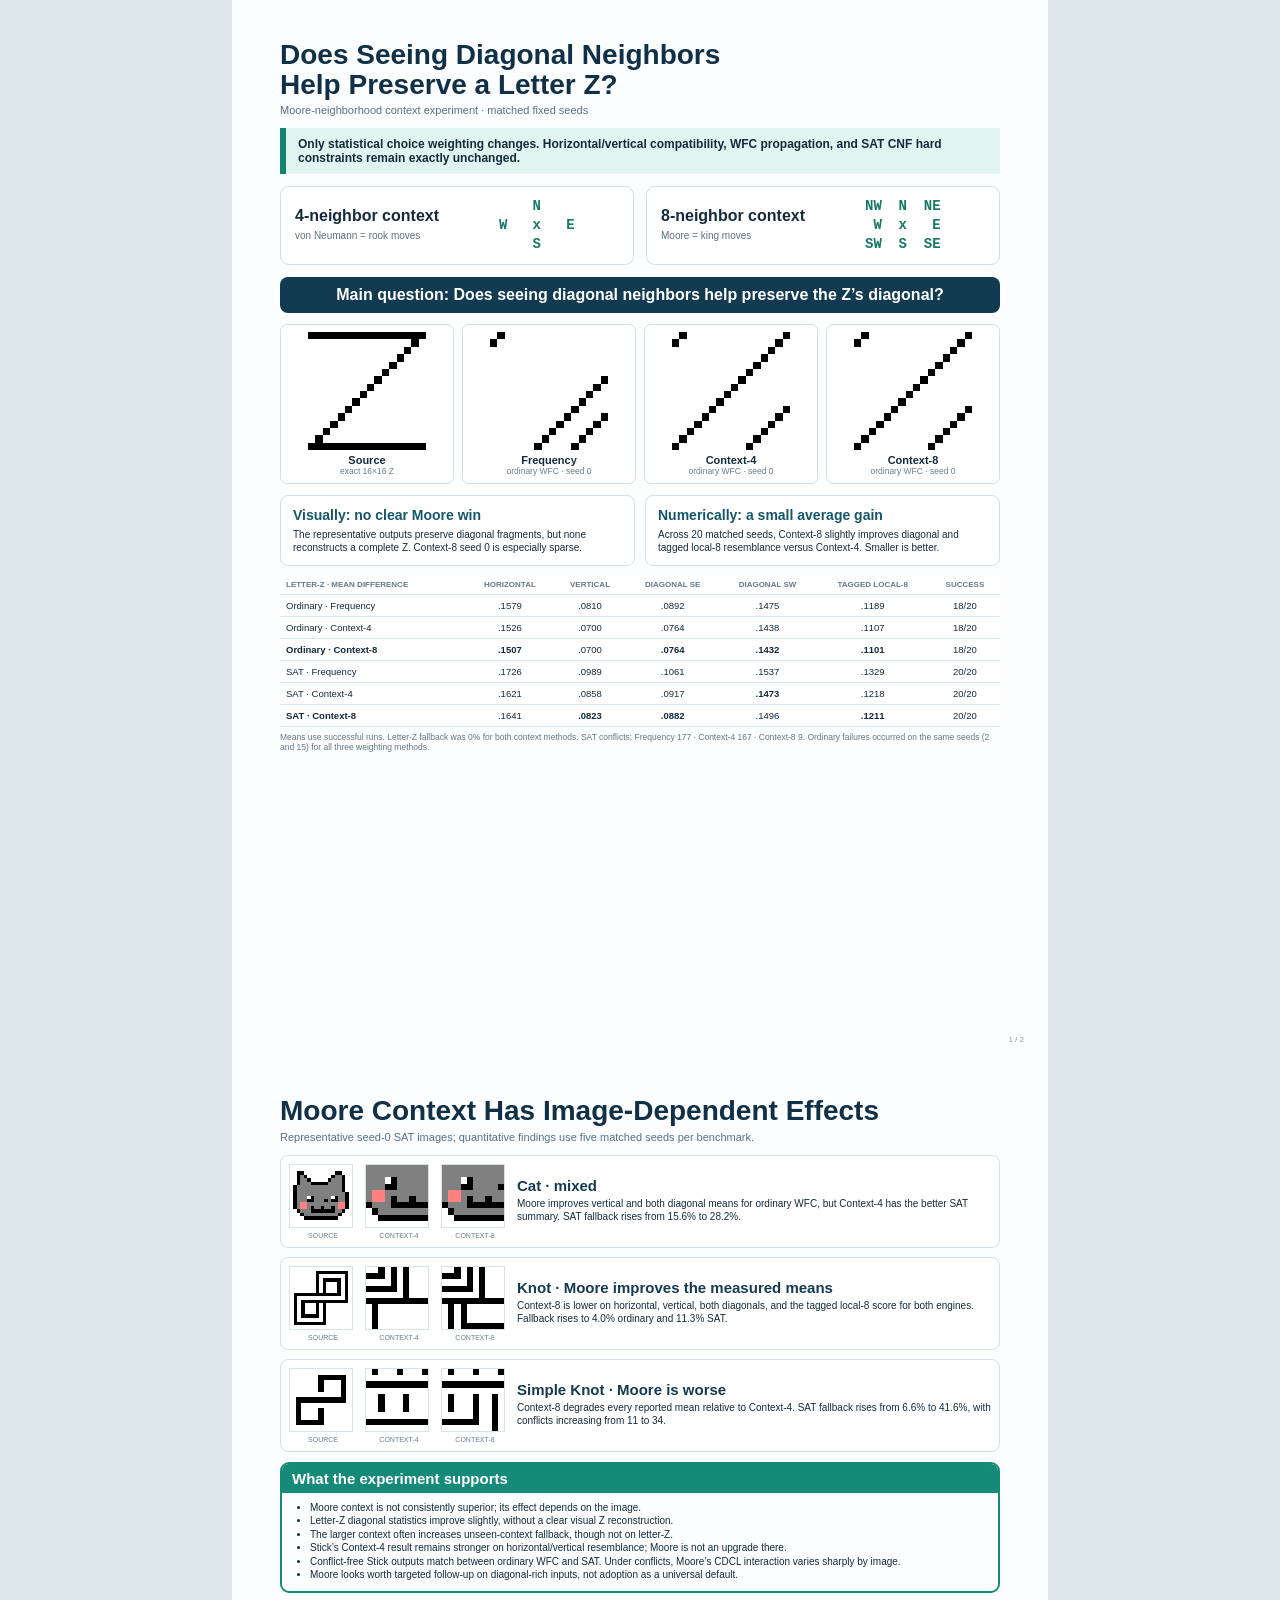
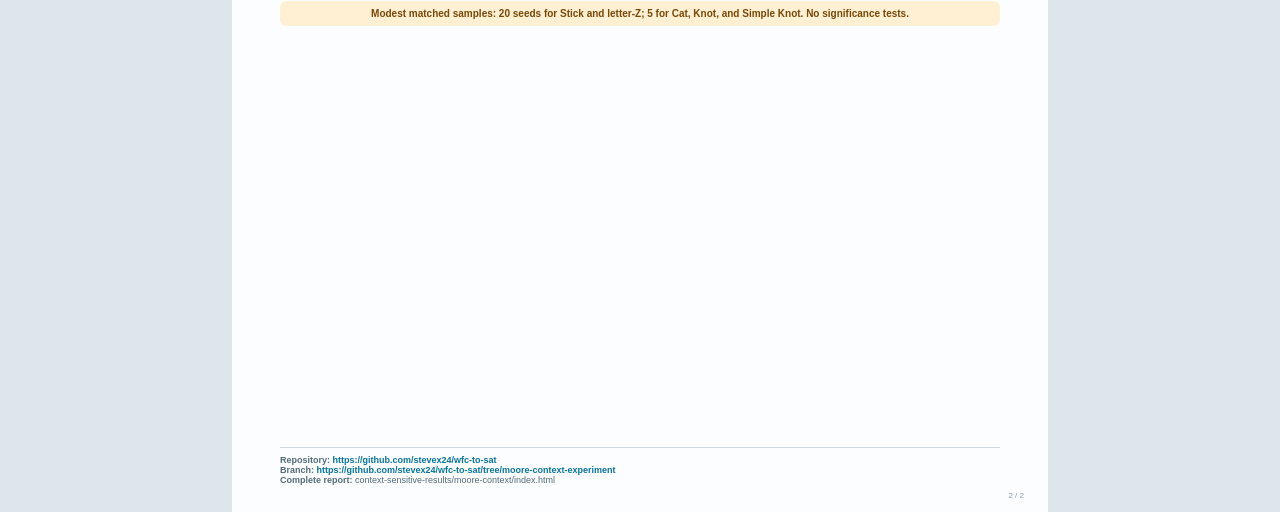
<file: context-sensitive-results/email-attachments/moore-context-visual-summary.html>
<!doctype html><html><head><meta charset="utf-8"><title>Moore context visual summary</title><style>
@page{size:Letter portrait;margin:0}*{box-sizing:border-box}html,body{margin:0;background:#dce6eb;color:#142b3b;font-family:Inter,-apple-system,BlinkMacSystemFont,"Segoe UI",sans-serif}.page{width:8.5in;height:11in;margin:auto;padding:.42in .5in;background:#fbfdfe;position:relative;overflow:hidden;page-break-after:always}.page:last-child{page-break-after:auto}h1{margin:0;font-size:28px;line-height:1.05;color:#103047}h2{margin:0;color:#143b51}.sub{font-size:11px;color:#587083;margin:5px 0 12px}.control{background:#e0f5ef;border-left:6px solid #12856f;padding:9px 12px;font-size:12px;font-weight:800}.neighborhoods{display:grid;grid-template-columns:1fr 1fr;gap:12px;margin:12px 0}.hood{background:#fff;border:1px solid #d3dfe6;border-radius:9px;padding:10px 14px;display:grid;grid-template-columns:1fr 120px;align-items:center}.hood strong{font-size:16px}.hood span{font-size:10px;color:#5b7080}.hood pre{margin:0;font:700 14px/1.35 ui-monospace,monospace;color:#167964}.question{text-align:center;background:#123a50;color:white;border-radius:8px;padding:9px;font-size:16px;font-weight:850}.zrow{display:grid;grid-template-columns:repeat(4,1fr);gap:8px;margin:11px 0}.pic{background:#fff;border:1px solid #d4dfe5;border-radius:7px;padding:7px;text-align:center}.pic img{width:100%;height:118px;object-fit:contain;image-rendering:pixelated}.pic b{display:block;font-size:11px}.pic span{display:block;font-size:8.5px;color:#6b7d89}.resultbox{display:grid;grid-template-columns:1fr 1fr;gap:10px}.finding{padding:10px 12px;background:#fff;border:1px solid #d4dfe5;border-radius:8px;font-size:10px;line-height:1.35}.finding strong{display:block;font-size:14px;margin-bottom:3px;color:#15566b}table{width:100%;border-collapse:collapse;background:#fff;font-size:9.5px;margin-top:9px}th,td{padding:5px 6px;border-bottom:1px solid #dde6eb;text-align:center}th:first-child,td:first-child{text-align:left}th{font-size:8px;text-transform:uppercase;color:#657a89}.note{font-size:8.5px;color:#647887;margin-top:5px}.bench{display:grid;gap:9px}.benchrow{display:grid;grid-template-columns:68px 68px 68px 1fr;gap:8px;align-items:center;background:#fff;border:1px solid #d5e0e6;border-radius:8px;padding:8px}.benchrow img{width:64px;height:64px;object-fit:contain;image-rendering:pixelated;border:1px solid #d9e2e7}.benchrow .txt h2{font-size:15px}.benchrow .txt p{font-size:10px;line-height:1.3;margin:3px 0}.labels{font-size:7px;text-align:center;color:#6a7c88;text-transform:uppercase}.summary{margin-top:10px;border:2px solid #158a78;border-radius:9px;overflow:hidden}.summary h2{background:#158a78;color:#fff;padding:6px 10px;font-size:15px}.summary ul{margin:8px 14px 9px 28px;padding:0;font-size:10px;line-height:1.35}.caveat{margin-top:8px;background:#fff0d4;color:#794706;text-align:center;padding:7px;border-radius:6px;font-size:10px;font-weight:800}.repo{position:absolute;left:.5in;right:.5in;bottom:.28in;border-top:1px solid #ccd8df;padding-top:7px;font-size:9px;color:#546b7a}.repo a{color:#08749c;text-decoration:none;font-weight:750}.footer{position:absolute;right:.25in;bottom:.12in;font-size:8px;color:#8899a5}@media screen{body:has(#p2:target) #p1{display:none}}
</style></head><body>
<section class="page" id="p1"><h1>Does Seeing Diagonal Neighbors<br>Help Preserve a Letter Z?</h1><p class="sub">Moore-neighborhood context experiment · matched fixed seeds</p><div class="control">Only statistical choice weighting changes. Horizontal/vertical compatibility, WFC propagation, and SAT CNF hard constraints remain exactly unchanged.</div>
<div class="neighborhoods"><div class="hood"><div><strong>4-neighbor context</strong><br><span>von Neumann = rook moves</span></div><pre>    N
W   x   E
    S</pre></div><div class="hood"><div><strong>8-neighbor context</strong><br><span>Moore = king moves</span></div><pre>NW  N  NE
 W  x   E
SW  S  SE</pre></div></div>
<div class="question">Main question: Does seeing diagonal neighbors help preserve the Z’s diagonal?</div>
<div class="zrow"><div class="pic"><img src="../moore-context/letter-z-source.png"><b>Source</b><span>exact 16×16 Z</span></div><div class="pic"><img src="../moore-context/letter-z-frequency-ordinary-wfc-seed-0.png"><b>Frequency</b><span>ordinary WFC · seed 0</span></div><div class="pic"><img src="../moore-context/letter-z-context-ordinary-wfc-seed-0.png"><b>Context-4</b><span>ordinary WFC · seed 0</span></div><div class="pic"><img src="../moore-context/letter-z-context_moore-ordinary-wfc-seed-0.png"><b>Context-8</b><span>ordinary WFC · seed 0</span></div></div>
<div class="resultbox"><div class="finding"><strong>Visually: no clear Moore win</strong>The representative outputs preserve diagonal fragments, but none reconstructs a complete Z. Context-8 seed 0 is especially sparse.</div><div class="finding"><strong>Numerically: a small average gain</strong>Across 20 matched seeds, Context-8 slightly improves diagonal and tagged local-8 resemblance versus Context-4. Smaller is better.</div></div>
<table><tr><th>Letter-Z · mean difference</th><th>Horizontal</th><th>Vertical</th><th>Diagonal SE</th><th>Diagonal SW</th><th>Tagged local-8</th><th>Success</th></tr><tr><td>Ordinary · Frequency</td><td>.1579</td><td>.0810</td><td>.0892</td><td>.1475</td><td>.1189</td><td>18/20</td></tr><tr><td>Ordinary · Context-4</td><td>.1526</td><td>.0700</td><td>.0764</td><td>.1438</td><td>.1107</td><td>18/20</td></tr><tr><td><b>Ordinary · Context-8</b></td><td><b>.1507</b></td><td>.0700</td><td><b>.0764</b></td><td><b>.1432</b></td><td><b>.1101</b></td><td>18/20</td></tr><tr><td>SAT · Frequency</td><td>.1726</td><td>.0989</td><td>.1061</td><td>.1537</td><td>.1329</td><td>20/20</td></tr><tr><td>SAT · Context-4</td><td>.1621</td><td>.0858</td><td>.0917</td><td><b>.1473</b></td><td>.1218</td><td>20/20</td></tr><tr><td><b>SAT · Context-8</b></td><td>.1641</td><td><b>.0823</b></td><td><b>.0882</b></td><td>.1496</td><td><b>.1211</b></td><td>20/20</td></tr></table>
<p class="note">Means use successful runs. Letter-Z fallback was 0% for both context methods. SAT conflicts: Frequency 177 · Context-4 167 · Context-8 9. Ordinary failures occurred on the same seeds (2 and 15) for all three weighting methods.</p><div class="footer">1 / 2</div></section>
<section class="page" id="p2"><h1>Moore Context Has Image-Dependent Effects</h1><p class="sub">Representative seed-0 SAT images; quantitative findings use five matched seeds per benchmark.</p><div class="bench">
<div class="benchrow"><div><img src="../moore-context/cat-source.png"><div class="labels">Source</div></div><div><img src="../moore-context/cat-context-wfc-as-sat-seed-0.png"><div class="labels">Context-4</div></div><div><img src="../moore-context/cat-context_moore-wfc-as-sat-seed-0.png"><div class="labels">Context-8</div></div><div class="txt"><h2>Cat · mixed</h2><p>Moore improves vertical and both diagonal means for ordinary WFC, but Context-4 has the better SAT summary. SAT fallback rises from 15.6% to 28.2%.</p></div></div>
<div class="benchrow"><div><img src="../moore-context/knot-source.png"><div class="labels">Source</div></div><div><img src="../moore-context/knot-context-wfc-as-sat-seed-0.png"><div class="labels">Context-4</div></div><div><img src="../moore-context/knot-context_moore-wfc-as-sat-seed-0.png"><div class="labels">Context-8</div></div><div class="txt"><h2>Knot · Moore improves the measured means</h2><p>Context-8 is lower on horizontal, vertical, both diagonals, and the tagged local-8 score for both engines. Fallback rises to 4.0% ordinary and 11.3% SAT.</p></div></div>
<div class="benchrow"><div><img src="../moore-context/simple-knot-source.png"><div class="labels">Source</div></div><div><img src="../moore-context/simple-knot-context-wfc-as-sat-seed-0.png"><div class="labels">Context-4</div></div><div><img src="../moore-context/simple-knot-context_moore-wfc-as-sat-seed-0.png"><div class="labels">Context-8</div></div><div class="txt"><h2>Simple Knot · Moore is worse</h2><p>Context-8 degrades every reported mean relative to Context-4. SAT fallback rises from 6.6% to 41.6%, with conflicts increasing from 11 to 34.</p></div></div></div>
<div class="summary"><h2>What the experiment supports</h2><ul><li>Moore context is not consistently superior; its effect depends on the image.</li><li>Letter-Z diagonal statistics improve slightly, without a clear visual Z reconstruction.</li><li>The larger context often increases unseen-context fallback, though not on letter-Z.</li><li>Stick’s Context-4 result remains stronger on horizontal/vertical resemblance; Moore is not an upgrade there.</li><li>Conflict-free Stick outputs match between ordinary WFC and SAT. Under conflicts, Moore’s CDCL interaction varies sharply by image.</li><li>Moore looks worth targeted follow-up on diagonal-rich inputs, not adoption as a universal default.</li></ul></div><div class="caveat">Modest matched samples: 20 seeds for Stick and letter-Z; 5 for Cat, Knot, and Simple Knot. No significance tests.</div>
<div class="repo"><b>Repository:</b> <a href="https://github.com/stevex24/wfc-to-sat">https://github.com/stevex24/wfc-to-sat</a><br><b>Branch:</b> <a href="https://github.com/stevex24/wfc-to-sat/tree/moore-context-experiment">https://github.com/stevex24/wfc-to-sat/tree/moore-context-experiment</a><br><b>Complete report:</b> context-sensitive-results/moore-context/index.html</div><div class="footer">2 / 2</div></section></body></html>
</file>
